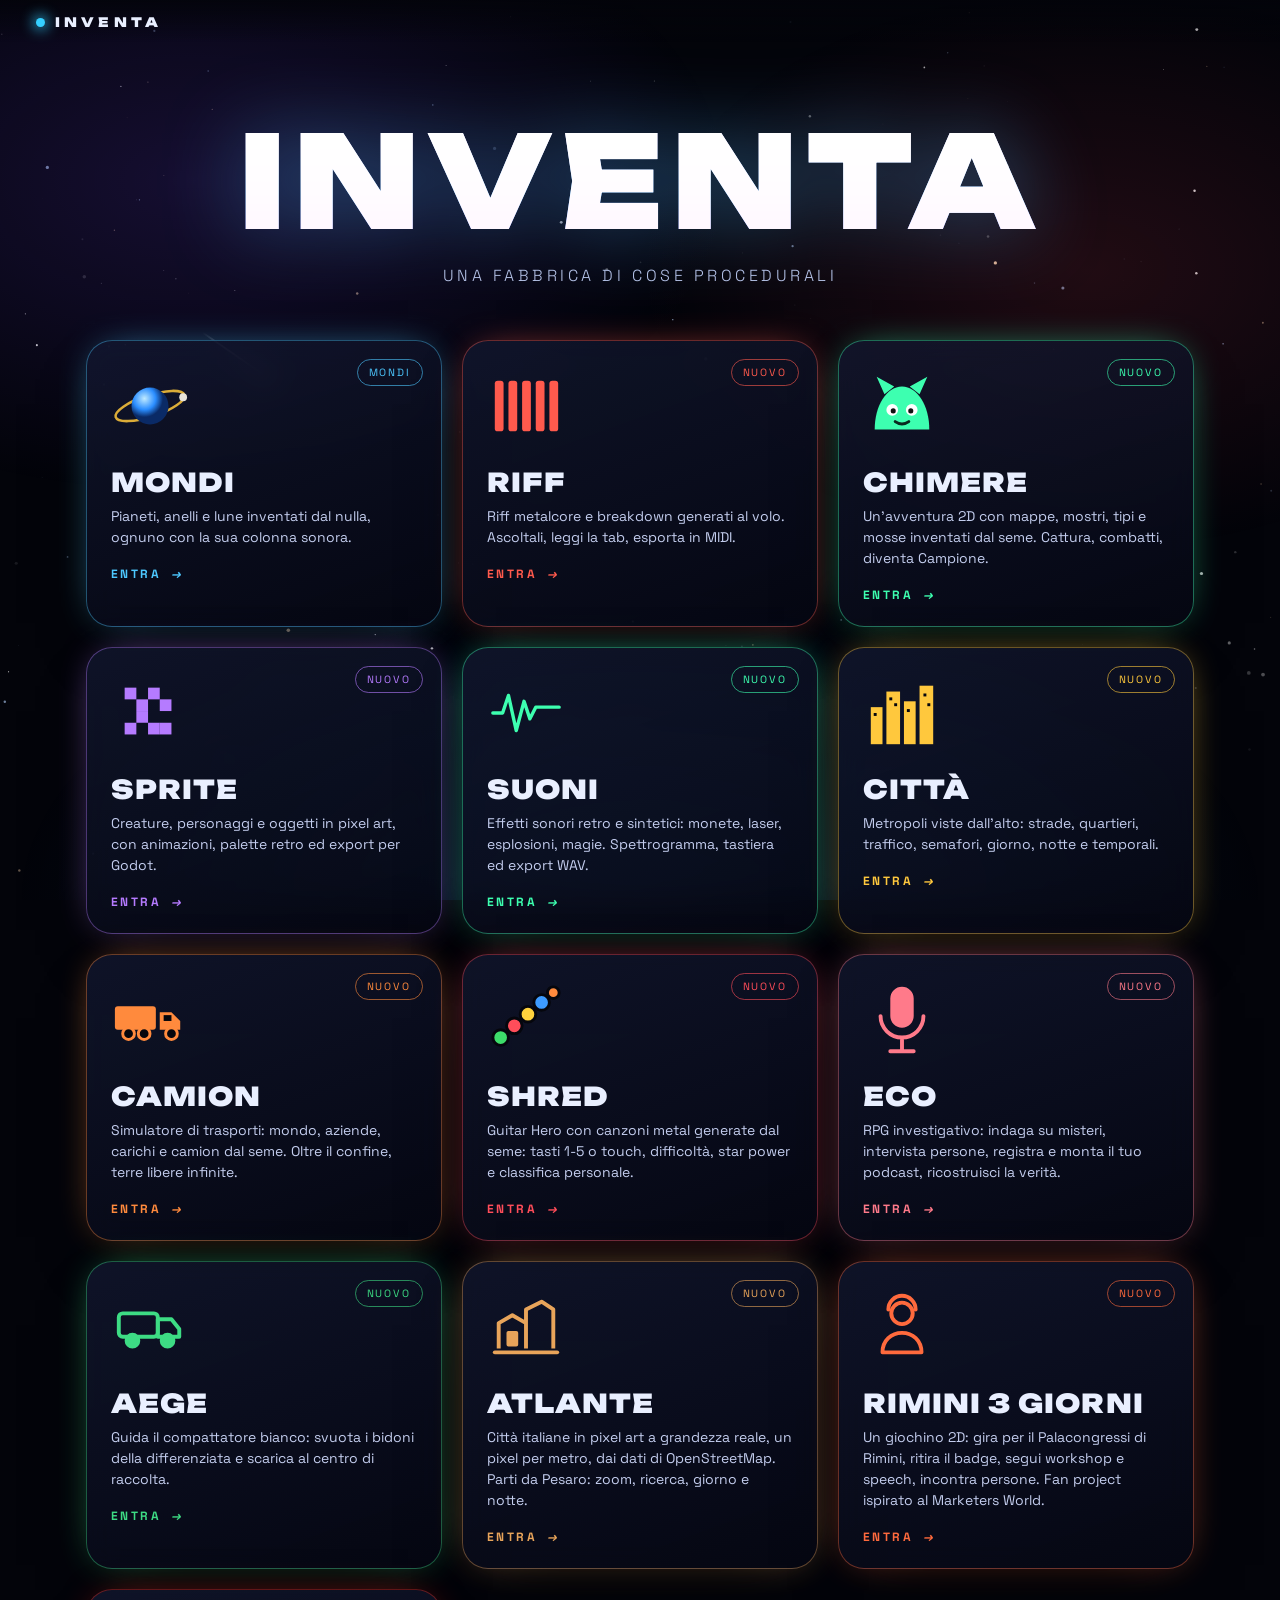
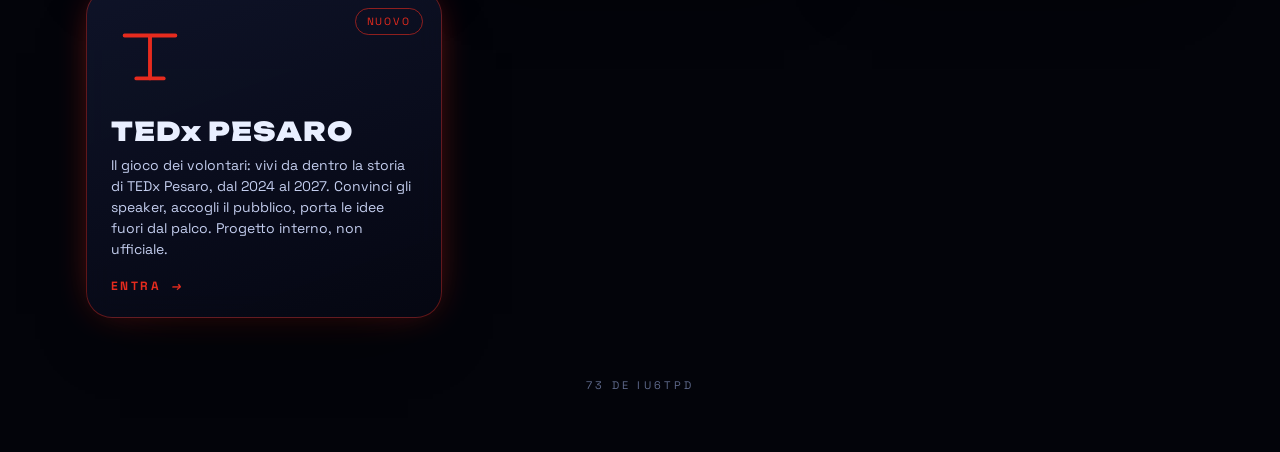
<file: index.html>
<!doctype html>
<html lang="it">
<head>
<meta charset="utf-8">
<meta name="viewport" content="width=device-width,initial-scale=1,viewport-fit=cover">
<meta name="theme-color" content="#03040a">
<title>Inventa</title>
<meta name="description" content="Una fabbrica di cose procedurali.">
<link rel="icon" href="data:image/svg+xml,%3Csvg xmlns='http://www.w3.org/2000/svg' viewBox='0 0 64 64'%3E%3Ccircle cx='32' cy='32' r='20' fill='%2335d0ff'/%3E%3Cellipse cx='32' cy='32' rx='30' ry='9' fill='none' stroke='%23ffc83d' stroke-width='4' transform='rotate(-20 32 32)'/%3E%3C/svg%3E">
<link rel="preconnect" href="https://fonts.googleapis.com">
<link href="https://fonts.googleapis.com/css2?family=Space+Grotesk:wght@300;400;500;700&family=Unbounded:wght@300;600;900&display=swap" rel="stylesheet">
<link rel="stylesheet" href="shared.css">
<style>
body{min-height:100vh}
#sky{position:fixed;inset:0;width:100%;height:100%;z-index:0}
.neb{position:fixed;inset:0;z-index:0;pointer-events:none;background:
  radial-gradient(ellipse 60% 50% at 15% 20%,rgba(120,70,255,.16),transparent 70%),
  radial-gradient(ellipse 50% 45% at 85% 30%,rgba(255,70,90,.12),transparent 70%),
  radial-gradient(ellipse 70% 50% at 50% 100%,rgba(40,150,255,.14),transparent 70%)}
main{position:relative;z-index:2;max-width:1180px;margin:0 auto;padding:clamp(70px,13vh,130px) clamp(16px,3vw,36px) 60px;display:flex;flex-direction:column;align-items:center;text-align:center}
.logo{position:relative;font-family:var(--disp);font-weight:900;font-size:clamp(40px,11vw,128px);letter-spacing:.06em;line-height:1;background:linear-gradient(180deg,#fff 20%,#7fd8ff 60%,#b78bff);-webkit-background-clip:text;background-clip:text;color:transparent;filter:drop-shadow(0 0 40px rgba(80,180,255,.4))}
.logo::before,.logo::after{content:attr(data-t);position:absolute;inset:0;-webkit-background-clip:text;background-clip:text;color:transparent;mix-blend-mode:screen;pointer-events:none}
.logo::before{background-image:linear-gradient(#ff2d6f,#ff2d6f);animation:gl1 6s infinite steps(1)}
.logo::after{background-image:linear-gradient(#00e5ff,#00e5ff);animation:gl2 6s infinite steps(1)}
@keyframes gl1{0%,92%,100%{opacity:0}93%{opacity:.8;transform:translate(-7px,2px)}95%{opacity:.8;transform:translate(5px,-3px)}97%{opacity:0}}
@keyframes gl2{0%,91%,100%{opacity:0}92%{opacity:.8;transform:translate(7px,-2px)}96%{opacity:.8;transform:translate(-5px,3px)}98%{opacity:0}}
.tag{margin:20px 0 54px;font-size:clamp(12px,2vw,16px);color:#b9c5ea;letter-spacing:.22em;text-transform:uppercase;font-weight:300}
.grid{width:100%;display:grid;grid-template-columns:repeat(auto-fill,minmax(310px,1fr));gap:20px;perspective:1100px}
.card{--c:#35d0ff;--rx:0deg;--ry:0deg;--mx:50%;--my:50%;position:relative;display:block;text-align:left;text-decoration:none;color:inherit;padding:26px 24px 22px;min-height:230px;border-radius:26px;overflow:hidden;
  background:linear-gradient(160deg,rgba(20,26,52,.72),rgba(6,8,20,.82));backdrop-filter:blur(14px);-webkit-backdrop-filter:blur(14px);
  border:1px solid color-mix(in srgb,var(--c) 40%,transparent);
  box-shadow:0 30px 70px -34px #000,0 0 40px -18px var(--c);
  transform:rotateX(var(--rx)) rotateY(var(--ry));transition:transform .2s ease-out,box-shadow .3s,border-color .3s;
  opacity:0;animation:rise .9s cubic-bezier(.2,.9,.2,1) forwards;animation-delay:calc(var(--i)*90ms + 200ms)}
@keyframes rise{from{opacity:0;transform:translateY(34px) scale(.96)}to{opacity:1}}
.card::before{content:"";position:absolute;inset:0;pointer-events:none;background:radial-gradient(420px circle at var(--mx) var(--my),color-mix(in srgb,var(--c) 28%,transparent),transparent 55%);opacity:0;transition:opacity .3s}
.card:hover::before{opacity:1}
.card:hover{border-color:var(--c);box-shadow:0 30px 80px -30px #000,0 0 60px -10px var(--c)}
.card .ic{width:78px;height:78px;margin-bottom:16px}
.card h2{font-family:var(--disp);font-weight:900;font-size:26px;letter-spacing:.04em}
.card p{margin-top:8px;font-size:14px;line-height:1.5;color:#c3cdee}
.meta{position:absolute;right:18px;top:18px;font-size:10.5px;letter-spacing:.18em;text-transform:uppercase;padding:6px 11px;border-radius:99px;border:1px solid color-mix(in srgb,var(--c) 60%,transparent);color:var(--c)}
.go{margin-top:18px;display:inline-flex;align-items:center;gap:10px;font-size:12px;letter-spacing:.2em;text-transform:uppercase;color:var(--c);font-weight:700}
.go i{display:inline-block;transition:transform .3s}
.card:hover .go i{transform:translateX(6px)}
.card.soon{cursor:default;filter:saturate(.35);min-height:190px}
.card.soon .meta{color:var(--dim);border-color:var(--line)}
.card.soon:hover{border-color:color-mix(in srgb,var(--c) 40%,transparent);box-shadow:0 30px 70px -34px #000}
.card.soon::before{display:none}
.card.soon .ic{opacity:.55}
footer{margin-top:60px;font-size:11px;letter-spacing:.3em;text-transform:uppercase;color:#5f6a8c}
/* icone animate */
@keyframes spin{to{transform:rotate(360deg)}}
.orbit{transform-origin:40px 40px;animation:spin 9s linear infinite}
@keyframes eq{0%,100%{transform:scaleY(.25)}50%{transform:scaleY(1)}}
.eqb{transform-box:fill-box;transform-origin:50% 100%;animation:eq 1s ease-in-out infinite}
@media (prefers-reduced-motion:reduce){.card,.orbit,.eqb,.logo::before,.logo::after{animation:none;opacity:1}}
</style>
</head>
<body>
<canvas id="sky"></canvas><div class="neb"></div>
<div class="top"><a class="brand" href="index.html"><i></i>INVENTA</a><div class="tools"></div></div>
<div id="toast"></div>

<main>
  <div class="logo" data-t="INVENTA">INVENTA</div>
  <div class="tag">Una fabbrica di cose procedurali</div>

  <div class="grid">
    <a class="card" style="--c:#4dc8ff;--i:0" href="planets.html">
      <span class="meta" id="mWorlds">Mondi</span>
      <svg class="ic" viewBox="0 0 80 80"><defs><radialGradient id="pg" cx="35%" cy="30%"><stop offset="0" stop-color="#bfeaff"/><stop offset=".6" stop-color="#2a8dff"/><stop offset="1" stop-color="#0a2a66"/></radialGradient></defs>
        <g class="orbit"><ellipse cx="40" cy="40" rx="37" ry="11" fill="none" stroke="#ffc83d" stroke-width="2.6" opacity=".85" transform="rotate(-18 40 40)"/><circle cx="74" cy="31" r="4" fill="#e8e3da"/></g>
        <circle cx="40" cy="40" r="19" fill="url(#pg)"/></svg>
      <h2>MONDI</h2>
      <p>Pianeti, anelli e lune inventati dal nulla, ognuno con la sua colonna sonora.</p>
      <span class="go">Entra <i>→</i></span>
    </a>

    <a class="card" style="--c:#ff5a4d;--i:1" href="riff.html">
      <span class="meta">Nuovo</span>
      <svg class="ic" viewBox="0 0 80 80" fill="#ff5a4d">
        <rect class="eqb" x="8" y="14" width="9" height="52" rx="3" style="animation-delay:-.1s"/><rect class="eqb" x="22" y="14" width="9" height="52" rx="3" style="animation-delay:-.45s"/>
        <rect class="eqb" x="36" y="14" width="9" height="52" rx="3" style="animation-delay:-.75s"/><rect class="eqb" x="50" y="14" width="9" height="52" rx="3" style="animation-delay:-.25s"/>
        <rect class="eqb" x="64" y="14" width="9" height="52" rx="3" style="animation-delay:-.6s"/></svg>
      <h2>RIFF</h2>
      <p>Riff metalcore e breakdown generati al volo. Ascoltali, leggi la tab, esporta in MIDI.</p>
      <span class="go">Entra <i>→</i></span>
    </a>

    <a class="card" style="--c:#3dffb0;--i:2" href="chimere.html">
      <span class="meta">Nuovo</span>
      <svg class="ic" viewBox="0 0 80 80"><path d="M12 64c0-24 12-44 28-44s28 20 28 44z" fill="#3dffb0"/><path d="M22 28 14 10l18 10zM58 28l8-18-18 10z" fill="#3dffb0"/><circle cx="30" cy="44" r="6" fill="#fff"/><circle cx="50" cy="44" r="6" fill="#fff"/><circle cx="31" cy="45" r="2.6" fill="#111"/><circle cx="49" cy="45" r="2.6" fill="#111"/><path d="M33 56q7 5 14 0" stroke="#0a2a1f" stroke-width="3" fill="none" stroke-linecap="round"/></svg>
      <h2>CHIMERE</h2>
      <p>Un'avventura 2D con mappe, mostri, tipi e mosse inventati dal seme. Cattura, combatti, diventa Campione.</p>
      <span class="go">Entra <i>→</i></span>
    </a>

    <a class="card" style="--c:#b57bff;--i:3" href="sprite.html">
      <span class="meta">Nuovo</span>
      <svg class="ic" viewBox="0 0 80 80"><g fill="#b57bff"><rect x="14" y="14" width="12" height="12"/><rect x="26" y="26" width="12" height="12"/><rect x="38" y="14" width="12" height="12"/><rect x="50" y="26" width="12" height="12"/><rect x="26" y="38" width="12" height="12"/><rect x="38" y="50" width="12" height="12"/><rect x="14" y="50" width="12" height="12"/><rect x="50" y="50" width="12" height="12"/></g></svg>
      <h2>SPRITE</h2>
      <p>Creature, personaggi e oggetti in pixel art, con animazioni, palette retro ed export per Godot.</p>
      <span class="go">Entra <i>→</i></span>
    </a>

    <a class="card" style="--c:#3dffb0;--i:4" href="suoni.html">
      <span class="meta">Nuovo</span>
      <svg class="ic" viewBox="0 0 80 80"><path d="M6 40h10l6-18 8 36 8-30 6 18 6-12h24" fill="none" stroke="#3dffb0" stroke-width="3.5" stroke-linecap="round" stroke-linejoin="round"/></svg>
      <h2>SUONI</h2>
      <p>Effetti sonori retro e sintetici: monete, laser, esplosioni, magie. Spettrogramma, tastiera ed export WAV.</p>
      <span class="go">Entra <i>→</i></span>
    </a>

    <a class="card" style="--c:#ffc83d;--i:5" href="citta.html">
      <span class="meta">Nuovo</span>
      <svg class="ic" viewBox="0 0 80 80" fill="#ffc83d"><rect x="8" y="34" width="12" height="38"/><rect x="24" y="18" width="14" height="54"/><rect x="42" y="28" width="12" height="44"/><rect x="58" y="12" width="14" height="60"/><g fill="#05060d"><rect x="11" y="40" width="3" height="3"/><rect x="27" y="24" width="3" height="3"/><rect x="32" y="30" width="3" height="3"/><rect x="45" y="36" width="3" height="3"/><rect x="62" y="20" width="3" height="3"/><rect x="66" y="30" width="3" height="3"/></g></svg>
      <h2>CITTÀ</h2>
      <p>Metropoli viste dall'alto: strade, quartieri, traffico, semafori, giorno, notte e temporali.</p>
      <span class="go">Entra <i>→</i></span>
    </a>
    <a class="card" style="--c:#ff8a3d;--i:6" href="camion.html">
      <span class="meta">Nuovo</span>
      <svg class="ic" viewBox="0 0 80 80"><g fill="#ff8a3d"><rect x="4" y="26" width="42" height="24" rx="3"/><path d="M50 32h12l9 9v9H50z"/></g><rect x="54" y="35" width="8" height="6" fill="#05060d"/><g fill="#05060d" stroke="#ff8a3d" stroke-width="3"><circle cx="18" cy="54" r="6"/><circle cx="34" cy="54" r="6"/><circle cx="62" cy="54" r="6"/></g></svg>
      <h2>CAMION</h2>
      <p>Simulatore di trasporti: mondo, aziende, carichi e camion dal seme. Oltre il confine, terre libere infinite.</p>
      <span class="go">Entra <i>→</i></span>
    </a>
    <a class="card" style="--c:#ff4d5a;--i:7" href="shred.html">
      <span class="meta">Nuovo</span>
      <svg class="ic" viewBox="0 0 80 80"><g stroke="#05060d" stroke-width="3"><circle cx="14" cy="58" r="8" fill="#3ddc6a"/><circle cx="28" cy="46" r="8" fill="#ff4d5a"/><circle cx="42" cy="34" r="8" fill="#ffd23d"/><circle cx="56" cy="22" r="8" fill="#3d9bff"/><circle cx="68" cy="12" r="6" fill="#ff8a3d"/></g></svg>
      <h2>SHRED</h2>
      <p>Guitar Hero con canzoni metal generate dal seme: tasti 1-5 o touch, difficoltà, star power e classifica personale.</p>
      <span class="go">Entra <i>→</i></span>
    </a>
    <a class="card" style="--c:#ff7a8a;--i:8" href="eco.html">
      <span class="meta">Nuovo</span>
      <svg class="ic" viewBox="0 0 80 80"><g fill="none" stroke="#ff7a8a" stroke-width="4" stroke-linecap="round"><rect x="30" y="8" width="20" height="38" rx="10" fill="#ff7a8a"/><path d="M18 36a22 22 0 0 0 44 0M40 58v14M28 72h24"/></g></svg>
      <h2>ECO</h2>
      <p>RPG investigativo: indaga su misteri, intervista persone, registra e monta il tuo podcast, ricostruisci la verità.</p>
      <span class="go">Entra <i>→</i></span>
    </a>
    <a class="card" style="--c:#3ddc84;--i:9" href="aege.html">
      <span class="meta">Nuovo</span>
      <svg class="ic" viewBox="0 0 80 80"><g fill="none" stroke="#3ddc84" stroke-width="4" stroke-linecap="round" stroke-linejoin="round"><rect x="8" y="26" width="40" height="24" rx="4"/><path d="M48 32h14l8 10v8H48z"/><circle cx="22" cy="54" r="6" fill="#3ddc84"/><circle cx="58" cy="54" r="6" fill="#3ddc84"/></g></svg>
      <h2>AEGE</h2>
      <p>Guida il compattatore bianco: svuota i bidoni della differenziata e scarica al centro di raccolta.</p>
      <span class="go">Entra <i>→</i></span>
    </a>
    <a class="card" style="--c:#e8a45a;--i:10" href="atlante.html">
      <span class="meta">Nuovo</span>
      <svg class="ic" viewBox="0 0 80 80"><g fill="none" stroke="#e8a45a" stroke-width="4" stroke-linejoin="round"><path d="M12 62V36l14-8 14 8v26M40 62V22l16-8 12 8v40"/><path d="M8 66h64" stroke-linecap="round"/><rect x="22" y="46" width="8" height="12" fill="#e8a45a"/></g></svg>
      <h2>ATLANTE</h2>
      <p>Città italiane in pixel art a grandezza reale, un pixel per metro, dai dati di OpenStreetMap. Parti da Pesaro: zoom, ricerca, giorno e notte.</p>
      <span class="go">Entra <i>→</i></span>
    </a>
    <a class="card" style="--c:#ff6a3d;--i:11" href="rimini.html">
      <span class="meta">Nuovo</span>
      <svg class="ic" viewBox="0 0 80 80"><g fill="none" stroke="#ff6a3d" stroke-width="4" stroke-linejoin="round" stroke-linecap="round"><circle cx="40" cy="26" r="11"/><path d="M20 66c0-12 9-20 20-20s20 8 20 20z"/><path d="M26 22a14 14 0 0 1 28 0"/></g></svg>
      <h2>RIMINI 3 GIORNI</h2>
      <p>Un giochino 2D: gira per il Palacongressi di Rimini, ritira il badge, segui workshop e speech, incontra persone. Fan project ispirato al Marketers World.</p>
      <span class="go">Entra <i>→</i></span>
    </a>
    <a class="card" style="--c:#e62b1e;--i:12" href="tedx.html">
      <span class="meta">Nuovo</span>
      <svg class="ic" viewBox="0 0 80 80"><g fill="none" stroke="#e62b1e" stroke-width="4" stroke-linejoin="round" stroke-linecap="round"><path d="M14 20h52M40 20v44"/><path d="M26 64h28"/></g></svg>
      <h2>TEDx PESARO</h2>
      <p>Il gioco dei volontari: vivi da dentro la storia di TEDx Pesaro, dal 2024 al 2027. Convinci gli speaker, accogli il pubblico, porta le idee fuori dal palco. Progetto interno, non ufficiale.</p>
      <span class="go">Entra <i>→</i></span>
    </a>
  </div>

  <footer>73 de IU6TPD</footer>
</main>

<script>
(()=>{
// vecchi link a un mondo: #SEME
const h=location.hash.replace('#','');
if(/^[A-Za-z0-9]{4,8}$/.test(h)){location.replace('planets.html#'+h.toUpperCase());return;}

// contatore mondi
try{const a=JSON.parse(localStorage.getItem('inventa.archive')||'[]');if(a.length)document.getElementById('mWorlds').textContent=a.length+(a.length===1?' mondo':' mondi');}catch(e){}

// tilt carte
document.querySelectorAll('.card:not(.soon)').forEach(c=>{
  c.addEventListener('pointermove',e=>{
    const r=c.getBoundingClientRect(),x=(e.clientX-r.left)/r.width,y=(e.clientY-r.top)/r.height;
    c.style.setProperty('--ry',((x-.5)*10)+'deg');c.style.setProperty('--rx',((.5-y)*8)+'deg');
    c.style.setProperty('--mx',(x*100)+'%');c.style.setProperty('--my',(y*100)+'%');
  });
  c.addEventListener('pointerleave',()=>{c.style.setProperty('--ry','0deg');c.style.setProperty('--rx','0deg');});
});

// cielo
const cv=document.getElementById('sky'),g=cv.getContext('2d');
let W,H,dpr,stars=[],mx=0,my=0,tx=0,ty=0,shoot=null;
function size(){
  dpr=Math.min(devicePixelRatio||1,2);W=innerWidth;H=innerHeight;cv.width=W*dpr;cv.height=H*dpr;g.setTransform(dpr,0,0,dpr,0,0);
  stars=[];const n=Math.floor(W*H/5200);
  for(let i=0;i<n;i++)stars.push({x:Math.random()*W,y:Math.random()*H,z:Math.random(),p:Math.random()*6.28,s:.4+Math.random()*1.3,h:Math.random()});
}
addEventListener('resize',size);size();
addEventListener('pointermove',e=>{tx=(e.clientX/W-.5);ty=(e.clientY/H-.5);});
function frame(t){
  requestAnimationFrame(frame);
  mx+=(tx-mx)*.05;my+=(ty-my)*.05;
  g.clearRect(0,0,W,H);
  for(const s of stars){
    const px=s.x-mx*40*s.z,py=s.y-my*40*s.z;
    const tw=.55+.45*Math.sin(t*.0014*(1+s.z*2)+s.p);
    g.globalAlpha=(.25+.7*s.z)*tw;
    g.fillStyle=s.h<.2?'#ffd9b0':s.h>.8?'#b6d4ff':'#ffffff';
    g.beginPath();g.arc(((px%W)+W)%W,((py%H)+H)%H,s.s*(.5+s.z*.7),0,6.283);g.fill();
  }
  g.globalAlpha=1;
  if(!shoot&&Math.random()<.004){shoot={x:Math.random()*W,y:Math.random()*H*.5,vx:7+Math.random()*6,vy:3+Math.random()*3,l:0};}
  if(shoot){
    shoot.x+=shoot.vx;shoot.y+=shoot.vy;shoot.l++;
    const gr=g.createLinearGradient(shoot.x,shoot.y,shoot.x-shoot.vx*9,shoot.y-shoot.vy*9);
    gr.addColorStop(0,'rgba(255,255,255,.95)');gr.addColorStop(1,'rgba(255,255,255,0)');
    g.strokeStyle=gr;g.lineWidth=1.8;g.beginPath();g.moveTo(shoot.x,shoot.y);g.lineTo(shoot.x-shoot.vx*9,shoot.y-shoot.vy*9);g.stroke();
    if(shoot.l>70||shoot.x>W+50||shoot.y>H+50)shoot=null;
  }
}
requestAnimationFrame(frame);
})();
</script>
</body>
</html>
</file>
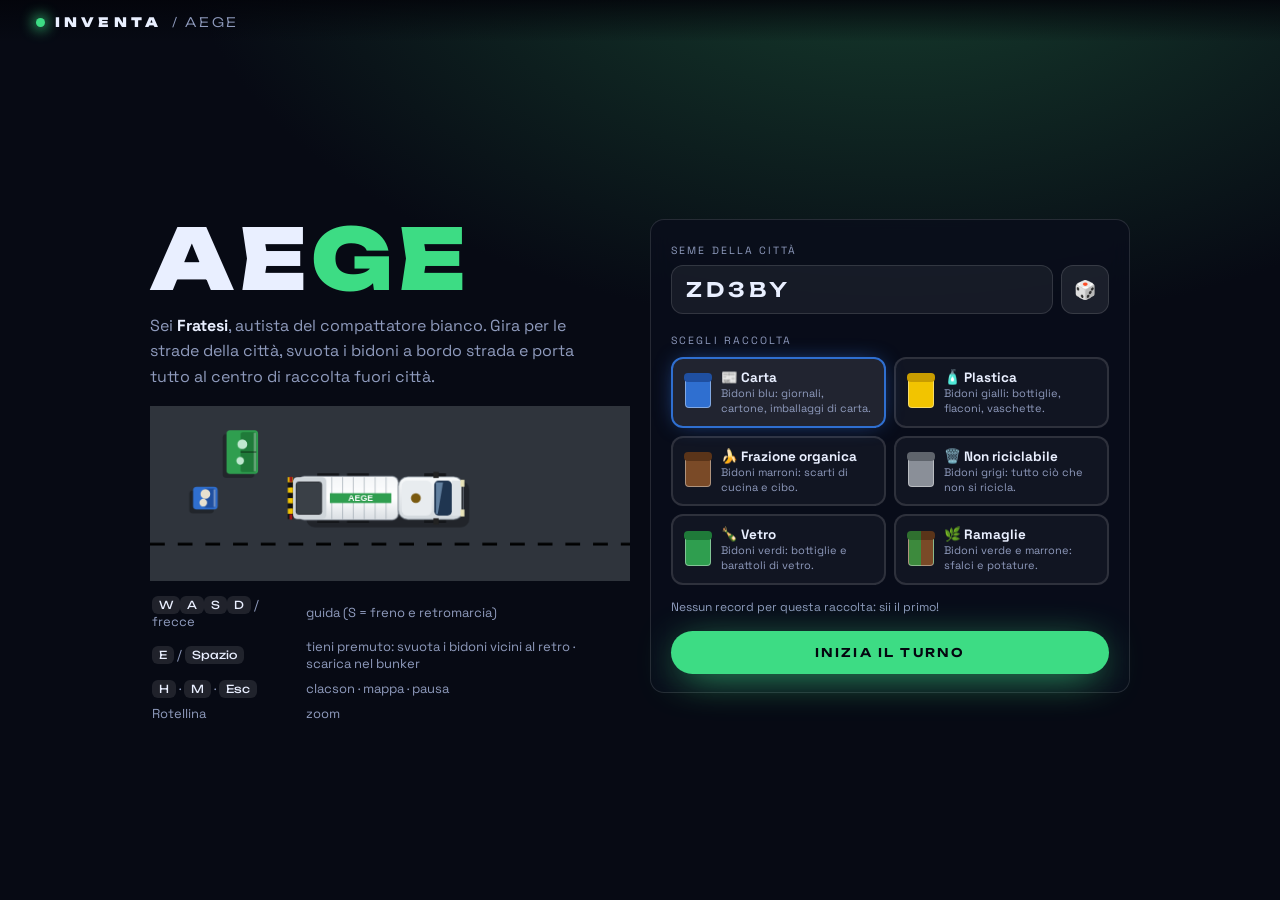
<file: aege.html>
<!doctype html>
<html lang="it">
<head>
<meta charset="utf-8">
<meta name="viewport" content="width=device-width,initial-scale=1,maximum-scale=1,user-scalable=no,viewport-fit=cover">
<meta name="theme-color" content="#05060d">
<title>Inventa · AEGE</title>
<meta name="description" content="AEGE: guida il compattatore bianco e svuota i bidoni della raccolta differenziata.">
<link rel="icon" href="data:image/svg+xml,%3Csvg xmlns='http://www.w3.org/2000/svg' viewBox='0 0 64 64'%3E%3Crect width='64' height='64' rx='10' fill='%2305060d'/%3E%3Crect x='6' y='22' width='36' height='20' rx='3' fill='%23ffffff'/%3E%3Crect x='44' y='28' width='14' height='14' rx='3' fill='%23e9efff'/%3E%3Crect x='10' y='30' width='24' height='5' fill='%232f9e4f'/%3E%3Ccircle cx='16' cy='46' r='5' fill='%23888'/%3E%3Ccircle cx='48' cy='46' r='5' fill='%23888'/%3E%3C/svg%3E">
<link rel="preconnect" href="https://fonts.googleapis.com">
<link href="https://fonts.googleapis.com/css2?family=Space+Grotesk:wght@300;400;500;700&family=Unbounded:wght@300;600;900&display=swap" rel="stylesheet">
<link rel="stylesheet" href="shared.css">
<style>
:root{--ac:#3ddc84;--gl:rgba(10,14,28,.78)}
html,body{height:100%;overflow:hidden;overscroll-behavior:none;touch-action:manipulation;user-select:none;-webkit-user-select:none}
#cv{position:fixed;inset:0;width:100%;height:100%;display:block;background:#0b1018;touch-action:none}
.hide{display:none!important}
.glass{background:var(--gl);border:1px solid var(--line);border-radius:14px;backdrop-filter:blur(10px);-webkit-backdrop-filter:blur(10px)}
#hud{position:fixed;inset:0;pointer-events:none;z-index:5}
#hud>*{position:absolute}
#hl{left:max(12px,env(safe-area-inset-left));top:max(10px,env(safe-area-inset-top));display:flex;flex-direction:column;gap:6px;align-items:flex-start}
.chip{display:inline-flex;align-items:center;gap:8px;padding:7px 12px;border-radius:99px;font-size:13px;font-weight:500;letter-spacing:.02em}
.chip b{font-family:var(--disp);font-weight:600;color:var(--ac)}
.dot{width:12px;height:12px;border-radius:4px;display:inline-block;border:1px solid rgba(255,255,255,.5)}
#hr{right:max(12px,env(safe-area-inset-right));top:max(10px,env(safe-area-inset-top));display:flex;flex-direction:column;gap:8px;align-items:flex-end}
#hbtn{display:flex;gap:6px;pointer-events:auto}
#hbtn button{width:40px;height:40px;border-radius:12px;display:grid;place-items:center;font-size:17px}
#obj{left:50%;top:max(10px,env(safe-area-inset-top));transform:translateX(-50%);padding:8px 16px;font-size:13px;text-align:center;max-width:min(520px,52vw)}
#obj small{display:block;color:var(--dim);font-size:11px;letter-spacing:.06em}
#dash{left:50%;bottom:max(12px,env(safe-area-inset-bottom));transform:translateX(-50%);display:flex;align-items:flex-end;gap:16px;padding:10px 18px}
#spd{font-family:var(--disp);font-weight:900;font-size:36px;line-height:1;min-width:2.3ch;text-align:right}
#spd small{font-size:11px;font-weight:300;letter-spacing:.12em;margin-left:4px;color:var(--dim)}
.gauge{display:flex;flex-direction:column;gap:5px;min-width:150px}
.gauge .lb{white-space:nowrap;gap:8px;font-size:10.5px;letter-spacing:.1em;color:var(--dim);text-transform:uppercase;display:flex;justify-content:space-between}
.gauge i{height:8px;border-radius:9px;background:rgba(255,255,255,.14);overflow:hidden;display:block}.gauge i b{display:block;height:100%;background:var(--ac);transition:width .15s}
.gauge.full i b{background:#ff7a3d}
#prompt{left:50%;bottom:calc(max(12px,env(safe-area-inset-bottom)) + 84px);transform:translateX(-50%);padding:9px 16px;font-size:14px;text-align:center;white-space:nowrap;max-width:92vw;overflow:hidden;text-overflow:ellipsis}
#prompt kbd{font-family:var(--disp);background:var(--ac);color:#04160c;border-radius:6px;padding:2px 7px;margin-right:6px;font-size:12px}
#mini{right:max(12px,env(safe-area-inset-right));bottom:max(12px,env(safe-area-inset-bottom));width:198px;height:144px;border-radius:12px;border:2px solid rgba(255,255,255,.28);box-shadow:0 8px 30px rgba(0,0,0,.5);pointer-events:auto}
#touch{inset:0;pointer-events:none}
#touch button{position:absolute;pointer-events:auto;border-radius:50%;width:68px;height:68px;background:rgba(10,14,28,.55);border:1px solid rgba(255,255,255,.22);font-size:24px;display:grid;place-items:center;touch-action:none}
#touch button.on,#touch button:active{background:rgba(61,220,132,.45)}
#tL{left:14px;bottom:20px}#tR{left:92px;bottom:20px}
#tG{right:14px;bottom:20px}#tB{right:92px;bottom:20px}
#tA{right:20px;bottom:104px;width:84px!important;height:84px!important;font-size:30px!important;background:rgba(61,220,132,.35)!important}
.mob #mini{width:120px;height:88px;bottom:auto;top:max(60px,env(safe-area-inset-top));right:max(10px,env(safe-area-inset-right))}
.mob #hbtn{display:none}
.mob #dash{bottom:max(100px,calc(env(safe-area-inset-bottom) + 100px));padding:7px 12px;gap:10px}
.mob #spd{font-size:26px}.mob .gauge{min-width:100px}
.mob #prompt{bottom:calc(max(12px,env(safe-area-inset-bottom)) + 168px);font-size:13px}
.mob #obj{left:12px;transform:none;top:calc(max(8px,env(safe-area-inset-top)) + 84px);max-width:calc(100vw - 150px);text-align:left;font-size:12px;padding:6px 12px}
.mob #hl{flex-direction:row;flex-wrap:wrap;max-width:calc(100vw - 150px);gap:5px}
.mob .chip{font-size:11.5px;padding:5px 10px;gap:6px}
.mob #hr{top:auto;bottom:max(10px,env(safe-area-inset-bottom));right:auto;left:50%;transform:translateX(-50%);display:none}
#toast{top:max(150px,calc(env(safe-area-inset-top) + 150px))!important;white-space:normal;max-width:min(560px,92vw);text-align:center;border-radius:18px;line-height:1.4}
/* modali */
#modal{position:fixed;inset:0;z-index:20;display:grid;place-items:center;background:rgba(2,4,10,.6);backdrop-filter:blur(4px);padding:14px}
#modal .box{width:min(620px,100%);max-height:calc(100vh - 28px);overflow:auto;padding:22px 24px;background:rgba(12,16,32,.96);border:1px solid var(--line);border-radius:18px;box-shadow:0 30px 80px rgba(0,0,0,.6);touch-action:pan-y}
#modal h2{font-family:var(--disp);font-weight:900;font-size:20px;letter-spacing:.06em;margin-bottom:4px}
#modal .sub{color:var(--dim);font-size:13px;margin-bottom:10px;line-height:1.5}
.kv{display:grid;grid-template-columns:repeat(auto-fit,minmax(130px,1fr));gap:8px;margin:10px 0}
.kv div{padding:9px 11px;border-radius:12px;background:rgba(255,255,255,.05);font-size:11px;color:var(--dim);letter-spacing:.06em;text-transform:uppercase}
.kv b{display:block;font-family:var(--disp);font-size:17px;color:var(--ink);letter-spacing:0;margin-top:2px;text-transform:none}
.stars{font-size:34px;letter-spacing:6px;color:#ffd24d;margin:6px 0}
.mb{font-family:var(--disp);font-weight:600;font-size:11px;letter-spacing:.14em;text-transform:uppercase;padding:11px 18px;border-radius:99px;background:var(--ac);color:#04160c;pointer-events:auto;white-space:nowrap}
.mb.gh{background:rgba(255,255,255,.08);color:var(--ink);border:1px solid var(--line)}
.btns{display:flex;gap:8px;flex-wrap:wrap;margin-top:14px}
/* mappa */
#mapov{position:fixed;inset:0;z-index:18;background:rgba(5,8,15,.92);display:grid;place-items:center;padding:14px}
#mapov canvas{max-width:100%;max-height:calc(100vh - 28px);border-radius:14px;border:1px solid var(--line)}
#mapclose{position:absolute;left:12px;top:12px;width:42px;height:42px;border-radius:50%;font-size:17px;background:var(--gl);border:1px solid var(--line)}
/* start */
#start{position:fixed;inset:0;z-index:25;overflow:auto;background:radial-gradient(1200px 700px at 70% -10%,#17402f 0,#070a14 60%),#05060d;display:grid;place-items:center;padding:70px 20px 24px;touch-action:pan-y}
#start .in{width:min(980px,100%);display:grid;grid-template-columns:1fr 1fr;gap:20px;align-items:start}
@media(max-width:820px){#start .in{grid-template-columns:minmax(0,1fr)}#start{place-items:start center}}
#start .in>*{min-width:0}
#start h1{font-family:var(--disp);font-weight:900;font-size:clamp(46px,9vw,84px);letter-spacing:.06em;line-height:.95}
#start h1 span{color:var(--ac)}
#start .lead{color:var(--dim);margin:14px 0 16px;line-height:1.6;max-width:46ch}
#start .pn{padding:18px 20px}
#start label,.lbl{font-size:10.5px;letter-spacing:.2em;text-transform:uppercase;color:var(--dim)}
.seedrow{display:flex;gap:8px;margin:6px 0 14px}
.seedrow input{flex:1;font-family:var(--disp);font-weight:600;font-size:20px;letter-spacing:.2em;text-transform:uppercase;background:rgba(255,255,255,.06);border:1px solid var(--line);border-radius:12px;padding:11px 14px;color:var(--ink);min-width:0;outline:none;user-select:text;-webkit-user-select:text}
.seedrow input:focus{border-color:var(--ac)}
.seedrow button{width:48px;border-radius:12px;background:rgba(255,255,255,.08);border:1px solid var(--line);font-size:18px}
#kinds{display:grid;grid-template-columns:repeat(2,1fr);gap:8px;margin:8px 0 14px}
.kc{display:flex;gap:10px;align-items:center;text-align:left;padding:10px 12px;border-radius:12px;border:2px solid var(--line);background:rgba(255,255,255,.04)}
.kc.on{border-color:var(--c);background:rgba(255,255,255,.1);box-shadow:0 0 22px -8px var(--c)}
.kc .bn{width:26px;height:32px;border-radius:5px 5px 4px 4px;background:var(--c);position:relative;flex:none;border:1px solid rgba(255,255,255,.4)}
.kc .bn::before{content:'';position:absolute;left:-2px;right:-2px;top:-4px;height:9px;border-radius:4px;background:var(--l)}
.kc.two .bn{background:linear-gradient(90deg,#3d8a3d 50%,#7a4a27 50%)}
.kc.two .bn::before{background:linear-gradient(90deg,#2f6f2f 50%,#5a3419 50%)}
.kc .nm{font-weight:700;font-size:13.5px}.kc .ds{font-size:11px;color:var(--dim);line-height:1.35}
#best{font-size:12px;color:var(--dim);margin:10px 0}
.help td{padding:3px 12px 3px 0;font-size:13px;color:var(--dim)}.help kbd{font-family:var(--disp);font-size:11px;background:rgba(255,255,255,.1);border-radius:6px;padding:2px 7px;color:var(--ink)}
.mob .help{display:none}
#start .btn{width:100%;margin-top:6px}
#truckprev{width:100%;height:auto;display:block;margin:12px 0 4px}
@media(max-width:640px){#modal .box{padding:16px 14px}.top{display:none}#kinds{grid-template-columns:1fr}}
</style>
</head>
<body>
<canvas id="cv"></canvas>

<div id="hud" class="hide">
  <div id="hl">
    <div class="chip glass">⏱ <b id="hTime">20:00</b></div>
    <div class="chip glass">♻ <b id="hBins">0/0</b></div>
    <div class="chip glass">★ <b id="hScore">0</b></div>
  </div>
  <div id="obj" class="glass"><span id="oT">—</span><small id="oS"></small></div>
  <div id="hr">
    <div class="chip glass"><span class="dot" id="hDot"></span><b id="hKind" style="color:var(--ink)">—</b></div>
    <div id="hbtn">
      <button class="glass" id="bMap" title="Mappa (M)">🗺</button>
      <button class="glass" id="bSnd" title="Audio">🔊</button>
      <button class="glass" id="bPause" title="Pausa (Esc)">⏸</button>
    </div>
  </div>
  <div id="dash" class="glass">
    <div id="spd">0<small>km/h</small></div>
    <div class="gauge" id="gLoad"><div class="lb"><span>Carico</span><span id="gTxt">0 / 0 L</span></div><i><b id="gBar" style="width:0"></b></i></div>
  </div>
  <div id="prompt" class="glass hide"></div>
  <canvas id="mini" class="glass" width="396" height="288"></canvas>
  <div id="touch" class="hide">
    <button id="tL">◀</button><button id="tR">▶</button>
    <button id="tB">▼</button><button id="tG">▲</button>
    <button id="tA">♻</button>
  </div>
</div>

<div id="mapov" class="hide"><button id="mapclose">✕</button><canvas id="mapcv"></canvas></div>
<div id="modal" class="hide"><div class="box" id="mbox"></div></div>
<div id="toast"></div>

<div id="start">
  <div class="top"><a class="brand" href="index.html"><i></i>INVENTA <span class="crumb">/ AEGE</span></a></div>
  <div class="in">
    <div>
      <h1>AE<span>GE</span></h1>
      <p class="lead">Sei <b style="color:var(--ink)">Fratesi</b>, autista del compattatore bianco. Gira per le strade della città, svuota i bidoni a bordo strada e porta tutto al centro di raccolta fuori città.</p>
      <canvas id="truckprev" width="520" height="190"></canvas>
      <table class="help" style="margin-top:10px">
        <tr><td><kbd>W</kbd><kbd>A</kbd><kbd>S</kbd><kbd>D</kbd> / frecce</td><td>guida (S = freno e retromarcia)</td></tr>
        <tr><td><kbd>E</kbd> / <kbd>Spazio</kbd></td><td>tieni premuto: svuota i bidoni vicini al retro · scarica nel bunker</td></tr>
        <tr><td><kbd>H</kbd> · <kbd>M</kbd> · <kbd>Esc</kbd></td><td>clacson · mappa · pausa</td></tr>
        <tr><td>Rotellina</td><td>zoom</td></tr>
      </table>
    </div>
    <div class="glass pn">
      <label>Seme della città</label>
      <div class="seedrow"><input id="seedIn" maxlength="12" autocomplete="off" spellcheck="false"><button id="dice" title="Nuovo seme">🎲</button></div>
      <label>Scegli raccolta</label>
      <div id="kinds"></div>
      <div id="best"></div>
      <button class="btn" id="go">Inizia il turno</button>
    </div>
  </div>
</div>
<script src="aege/gen.js"></script>
<script src="aege/render.js"></script>
<script src="aege/game.js"></script>
</body>
</html>
</file>
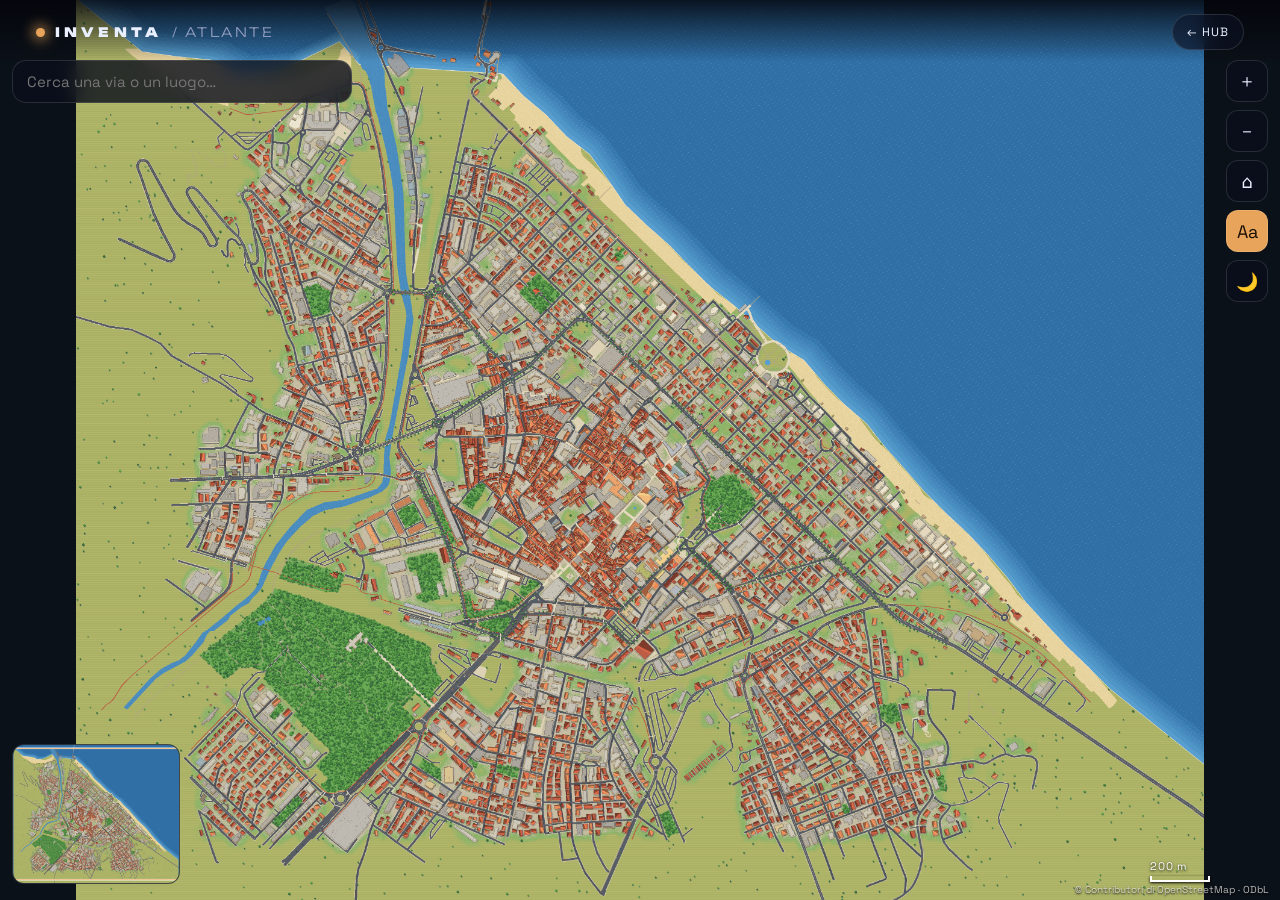
<file: atlante.html>
<!doctype html>
<html lang="it">
<head>
<meta charset="utf-8">
<meta name="viewport" content="width=device-width,initial-scale=1,maximum-scale=1,user-scalable=no,viewport-fit=cover">
<meta name="theme-color" content="#05060d">
<title>Inventa · Atlante</title>
<meta name="description" content="Atlante: città italiane in pixel art a grandezza reale, un pixel per metro, ricavate da dati OpenStreetMap. Zoom, ricerca di vie e luoghi, giorno e notte.">
<link rel="icon" href="data:image/svg+xml,%3Csvg xmlns='http://www.w3.org/2000/svg' viewBox='0 0 64 64'%3E%3Crect width='64' height='64' rx='10' fill='%2305060d'/%3E%3Crect x='10' y='34' width='14' height='14' fill='%23c8764a'/%3E%3Crect x='28' y='24' width='12' height='24' fill='%23bdb9b0'/%3E%3Crect x='44' y='30' width='12' height='18' fill='%23a94b34'/%3E%3Crect x='6' y='50' width='52' height='4' fill='%234a8bbd'/%3E%3C/svg%3E">
<link rel="preconnect" href="https://fonts.googleapis.com">
<link href="https://fonts.googleapis.com/css2?family=Space+Grotesk:wght@300;400;500;700&family=Unbounded:wght@300;600;900&family=Pixelify+Sans:wght@500;700&display=swap" rel="stylesheet">
<link rel="stylesheet" href="shared.css">
<style>
:root{--ac:#e8a45a;--gl:rgba(10,14,28,.8)}
html,body{height:100%;overflow:hidden;overscroll-behavior:none;touch-action:none;user-select:none;-webkit-user-select:none}
#cv{position:fixed;inset:0;width:100%;height:100%;display:block;background:#0b1118;cursor:grab;touch-action:none}
#cv.drag{cursor:grabbing}
.glass{background:var(--gl);border:1px solid var(--line);border-radius:14px;backdrop-filter:blur(10px);-webkit-backdrop-filter:blur(10px)}
#ui{position:fixed;inset:0;pointer-events:none;z-index:5}
#ui>*{position:absolute;pointer-events:auto}
#sb{left:max(12px,env(safe-area-inset-left));top:calc(max(14px,env(safe-area-inset-top)) + 46px);width:min(340px,calc(100vw - 24px))}
#q{width:100%;font:inherit;font-size:15px;color:var(--ink);background:var(--gl);border:1px solid var(--line);border-radius:14px;padding:11px 14px;outline:none;user-select:text;-webkit-user-select:text;backdrop-filter:blur(10px)}
#q:focus{border-color:var(--ac)}
#res{margin-top:6px;max-height:min(46vh,380px);overflow:auto;padding:4px}
#res:empty{display:none}
#res button{display:flex;width:100%;justify-content:space-between;gap:10px;text-align:left;padding:9px 11px;border-radius:10px;font-size:13.5px}
#res button:hover,#res button.on{background:rgba(255,255,255,.09)}
#res small{color:var(--dim);font-size:11px;letter-spacing:.06em;text-transform:uppercase;white-space:nowrap}
#tools{right:max(12px,env(safe-area-inset-right));top:calc(max(14px,env(safe-area-inset-top)) + 46px);display:flex;flex-direction:column;gap:8px}
#tools button{width:42px;height:42px;border-radius:12px;font-size:18px;display:grid;place-items:center}
#tools button.on{background:var(--ac);color:#1a1006}
#info{left:50%;bottom:max(16px,env(safe-area-inset-bottom));transform:translateX(-50%);padding:12px 18px;min-width:220px;max-width:min(420px,calc(100vw - 24px));text-align:center}
#info b{font-family:var(--disp);font-size:15px;display:block;margin-bottom:2px}
#info span{font-size:12px;color:var(--dim)}
#info .x{position:absolute;right:8px;top:6px;width:24px;height:24px;font-size:12px;color:var(--dim)}
#mini{left:max(12px,env(safe-area-inset-left));bottom:max(16px,env(safe-area-inset-bottom));width:168px;height:140px;border-radius:12px;border:1px solid var(--line);cursor:pointer}
#scale{right:calc(max(12px,env(safe-area-inset-right)) + 58px);bottom:max(18px,env(safe-area-inset-bottom));font-size:11px;letter-spacing:.08em;color:#fff;text-shadow:0 1px 3px #000;pointer-events:none}
#scale i{display:block;height:6px;border:2px solid #fff;border-top:0;margin-top:3px;box-shadow:0 1px 3px #000}
#attr{right:max(12px,env(safe-area-inset-right));bottom:max(4px,env(safe-area-inset-bottom));font-size:10px;color:rgba(255,255,255,.7);text-shadow:0 1px 2px #000;pointer-events:none}
#load{position:fixed;inset:0;z-index:20;background:radial-gradient(900px 600px at 60% 20%,#1d3a4e 0,#06080f 70%);display:grid;place-items:center;text-align:center;transition:opacity .5s}
#load.hide{opacity:0;pointer-events:none}
#load h1{font-family:var(--disp);font-weight:900;font-size:clamp(34px,8vw,64px);letter-spacing:.05em}
#load h1 span{color:var(--ac)}
#load p{color:var(--dim);margin-top:10px;font-size:14px}
#lbar{width:min(260px,70vw);height:6px;border-radius:9px;background:rgba(255,255,255,.12);margin:18px auto 0;overflow:hidden}
#lbar i{display:block;height:100%;width:0;background:var(--ac);transition:width .2s}
@media(max-width:640px){#mini{width:120px;height:100px}.top{display:none}#sb{top:max(12px,env(safe-area-inset-top))}#tools{top:max(12px,env(safe-area-inset-top))}#scale{bottom:calc(max(16px,env(safe-area-inset-bottom)) + 74px);right:max(12px,env(safe-area-inset-right))}#info{bottom:calc(max(16px,env(safe-area-inset-bottom)) + 4px);left:auto;right:max(12px,env(safe-area-inset-right));transform:none;max-width:calc(100vw - 150px);text-align:left;min-width:0}#mini{bottom:max(16px,env(safe-area-inset-bottom))}#attr{display:none}}
</style>
</head>
<body>
<canvas id="cv"></canvas>
<header class="top"><a class="brand" href="index.html"><i></i>INVENTA <span class="crumb">/ ATLANTE</span></a><div class="tools"><a class="pill" href="index.html">← Hub</a></div></header>
<div id="ui">
  <div id="sb"><input id="q" placeholder="Cerca una via o un luogo…" autocomplete="off" spellcheck="false"><div id="res" class="glass"></div></div>
  <div id="tools">
    <button class="glass" id="bIn" title="Zoom +">＋</button>
    <button class="glass" id="bOut" title="Zoom −">－</button>
    <button class="glass" id="bHome" title="Tutta la città">⌂</button>
    <button class="glass on" id="bLab" title="Nomi">Aa</button>
    <button class="glass" id="bNight" title="Giorno / notte">🌙</button>
  </div>
  <div id="info" class="glass" hidden><button class="x" id="iX">✕</button><b id="iN"></b><span id="iS"></span></div>
  <canvas id="mini" class="glass" width="336" height="280"></canvas>
  <div id="scale"><span id="sTxt">100 m</span><i id="sBar" style="width:100px"></i></div>
  <div id="attr">© Contributori di OpenStreetMap · ODbL</div>
</div>
<div id="load"><div><h1>ATLAN<span>TE</span></h1><p id="lTxt">Disegno la città…</p><div id="lbar"><i id="lb"></i></div></div></div>
<div id="toast"></div>
<script>
(()=>{
'use strict';
const $=s=>document.querySelector(s);
const clamp=(v,a,b)=>v<a?a:v>b?b:v;
const cv=$('#cv'),ctx=cv.getContext('2d'),mini=$('#mini'),mc=mini.getContext('2d');
let DPR=1,W=0,H=0;
let city=null,dayImg=null,nightImg=null,night=0,nightTarget=0,showLab=true;
const cam={x:0,y:0,z:1};
let dirty=true,minZ=.1,maxZ=16;
let flyTo=null,vel={x:0,y:0},sel=null;
const params=new URLSearchParams(location.search);

function resize(){DPR=Math.min(2,devicePixelRatio||1);W=innerWidth;H=innerHeight;cv.width=Math.round(W*DPR);cv.height=Math.round(H*DPR);fitMin();dirty=true;}
function fitMin(){if(!city)return;minZ=Math.max(.12,Math.min(W/city.w,H/city.h)*.9);}
addEventListener('resize',resize);

function loadImg(src,prog){return new Promise((res,rej)=>{
  const xhr=new XMLHttpRequest();xhr.open('GET',src);xhr.responseType='blob';
  xhr.onprogress=e=>{if(e.lengthComputable&&prog)prog(e.loaded/e.total);};
  xhr.onload=()=>{if(xhr.status!==200)return rej(new Error(src));const im=new Image();im.onload=()=>res(im);im.onerror=rej;im.src=URL.createObjectURL(xhr.response);};
  xhr.onerror=rej;xhr.send();});}

/* ---------- avvio ---------- */
async function init(){
  resize();
  let id=params.get('c')||'pesaro';
  try{const idx=await (await fetch('atlante/index.json')).json();if(!idx.some(c=>c.id===id))id=idx[0].id;}catch(e){}
  try{
    city=await (await fetch('atlante/'+id+'.json')).json();
    $('#lTxt').textContent='Disegno '+city.name+'…';
    dayImg=await loadImg('atlante/'+id+'_day.png',p=>{$('#lb').style.width=Math.round(p*100)+'%';});
  }catch(e){$('#lTxt').textContent='Non riesco a caricare la città. Riprova.';return;}
  buildMini();fitMin();
  home(true);
  const q=params.get('q');if(q){const r=search(q);if(r.length)go(r[0]);}
  $('#load').classList.add('hide');
  dirty=true;requestAnimationFrame(frame);
  document.title='Inventa · Atlante · '+city.name;
}
function home(instant){
  const z=Math.min(W/city.w,H/city.h)*1.05;
  const t={x:city.w/2,y:city.h/2,z:clamp(z,minZ,maxZ)};
  if(instant){Object.assign(cam,t);}else fly(t);
  dirty=true;
}
function fly(t,dur){flyTo={from:{...cam},to:t,t:0,dur:dur||1.1};}

/* ---------- disegno ---------- */
const FONT='"Pixelify Sans","Space Grotesk",monospace';
function frame(now){
  requestAnimationFrame(frame);
  const dt=Math.min(.05,(now-(frame.t||now))/1000);frame.t=now;
  if(flyTo){flyTo.t+=dt;let u=clamp(flyTo.t/flyTo.dur,0,1);u=u*u*(3-2*u);const a=flyTo.from,b=flyTo.to;
    // zoom in scala logaritmica, così il volo è fluido
    cam.z=Math.exp(Math.log(a.z)+(Math.log(b.z)-Math.log(a.z))*u);cam.x=a.x+(b.x-a.x)*u;cam.y=a.y+(b.y-a.y)*u;dirty=true;if(flyTo.t>=flyTo.dur)flyTo=null;}
  if(Math.abs(vel.x)+Math.abs(vel.y)>.02&&!drag){cam.x-=vel.x*dt/cam.z;cam.y-=vel.y*dt/cam.z;vel.x*=Math.pow(.02,dt);vel.y*=Math.pow(.02,dt);dirty=true;}
  if(Math.abs(night-nightTarget)>.002){night+=(nightTarget-night)*Math.min(1,dt*2.4);dirty=true;}else if(night!==nightTarget){night=nightTarget;dirty=true;}
  if(!dirty)return;dirty=false;
  clampCam();
  draw();
}
function clampCam(){cam.x=clamp(cam.x,0,city.w);cam.y=clamp(cam.y,0,city.h);}
const toScr=(x,y)=>[(x-cam.x)*cam.z+W/2,(y-cam.y)*cam.z+H/2];
const toMap=(sx,sy)=>[(sx-W/2)/cam.z+cam.x,(sy-H/2)/cam.z+cam.y];
function draw(){
  ctx.setTransform(DPR,0,0,DPR,0,0);
  ctx.fillStyle='#0b1118';ctx.fillRect(0,0,W,H);
  ctx.imageSmoothingEnabled=cam.z<1;ctx.imageSmoothingQuality='low';
  const x0=(0-cam.x)*cam.z+W/2,y0=(0-cam.y)*cam.z+H/2;
  ctx.drawImage(dayImg,x0,y0,city.w*cam.z,city.h*cam.z);
  if(night>.003&&nightImg){ctx.globalAlpha=night;ctx.drawImage(nightImg,x0,y0,city.w*cam.z,city.h*cam.z);ctx.globalAlpha=1;}
  if(showLab)drawLabels();
  if(sel){const [sx,sy]=toScr(sel.x,sel.y);ctx.save();ctx.strokeStyle='#fff';ctx.lineWidth=2;const p=8+Math.sin(performance.now()/180)*2;ctx.beginPath();ctx.arc(sx,sy,p+6,0,7);ctx.stroke();ctx.strokeStyle='#e8a45a';ctx.beginPath();ctx.arc(sx,sy,p+9,0,7);ctx.stroke();ctx.restore();dirty=true;}
  drawMini();updScale();
}
const PRIO={primary:3,secondary:3,trunk:3,tertiary:2,residential:1,unclassified:1,living_street:1,pedestrian:1,service:0,footway:0,cycleway:0,path:0,steps:0,track:0};
function drawLabels(){
  const z=cam.z;
  ctx.textAlign='center';ctx.textBaseline='middle';ctx.lineJoin='round';
  const boxes=[];
  const hit=(b)=>{for(const o of boxes){if(b[0]<o[2]&&b[2]>o[0]&&b[1]<o[3]&&b[3]>o[1])return true;}return false;};
  // luoghi
  const kmin={parco:0,spiaggia:0,acqua:0,storico:1.2,teatro:1.2,palazzo:1.6,chiesa:2,scuola:2.6,hotel:3.2};
  const pois=city.pois;
  ctx.font='700 '+clamp(11+z*.8,12,17)+'px '+FONT;
  for(const p of pois){
    const need=kmin[p.k]!==undefined?kmin[p.k]:2.6;if(z<Math.max(.35,need))continue;
    const [sx,sy]=toScr(p.x,p.y);if(sx<-80||sx>W+80||sy<-30||sy>H+30)continue;
    const w=ctx.measureText(p.n).width,b=[sx-w/2-3,sy-9,sx+w/2+3,sy+9];if(hit(b))continue;boxes.push(b);
    ctx.lineWidth=4;ctx.strokeStyle='rgba(20,16,10,.85)';ctx.strokeText(p.n,sx,sy);
    ctx.fillStyle=p.k==='parco'?'#c9f0a8':p.k==='acqua'||p.k==='spiaggia'?'#bfe4ff':'#ffe6b0';ctx.fillText(p.n,sx,sy);
  }
  // vie
  if(z<1.7)return;
  const fs=clamp(8+z*.9,10,15);ctx.font='500 '+fs+'px '+FONT;
  const list=city.streets;
  for(const s of list){
    const pr=PRIO[s.c]!==undefined?PRIO[s.c]:0;
    if(z<(pr>=3?1.7:pr===2?2.2:pr===1?3.0:5))continue;
    const [sx,sy]=toScr(s.x,s.y);if(sx<-120||sx>W+120||sy<-40||sy>H+40)continue;
    const w=ctx.measureText(s.n).width,r=Math.abs(s.a)*Math.PI/180,bw=Math.abs(Math.cos(r))*w+Math.abs(Math.sin(r))*fs,bh=Math.abs(Math.sin(r))*w+Math.abs(Math.cos(r))*fs;
    const b=[sx-bw/2,sy-bh/2,sx+bw/2,sy+bh/2];if(hit(b))continue;boxes.push(b);
    ctx.save();ctx.translate(sx,sy);ctx.rotate(r);ctx.lineWidth=3.5;ctx.strokeStyle='rgba(30,26,22,.8)';ctx.strokeText(s.n,0,0);ctx.fillStyle='#fffdf2';ctx.fillText(s.n,0,0);ctx.restore();
  }
}
function updScale(){
  const mpp=city.scale?1/(cam.z*city.scale):1/cam.z; // metri per pixel schermo
  const nice=[5,10,20,50,100,200,500,1000,2000];let m=nice[0];for(const n of nice){if(n/mpp<=140)m=n;}
  $('#sTxt').textContent=m>=1000?(m/1000)+' km':m+' m';$('#sBar').style.width=(m/mpp)+'px';
}

/* ---------- minimappa ---------- */
let miniBase=null;
function buildMini(){
  const c=document.createElement('canvas');const s=Math.min(336/city.w,280/city.h);c.width=Math.round(city.w*s);c.height=Math.round(city.h*s);
  const g=c.getContext('2d');g.imageSmoothingEnabled=true;g.imageSmoothingQuality='high';g.drawImage(dayImg,0,0,c.width,c.height);miniBase={c,s,ox:(336-c.width)/2,oy:(280-c.height)/2};
}
function drawMini(){
  mc.fillStyle='#2f6fa6';mc.fillRect(0,0,336,280);mc.drawImage(miniBase.c,miniBase.ox,miniBase.oy);
  const s=miniBase.s,vw=W/cam.z*s,vh=H/cam.z*s,cx=miniBase.ox+cam.x*s,cy=miniBase.oy+cam.y*s;
  mc.strokeStyle='#fff';mc.lineWidth=3;mc.strokeRect(cx-vw/2,cy-vh/2,vw,vh);mc.strokeStyle='#e8a45a';mc.lineWidth=1.5;mc.strokeRect(cx-vw/2,cy-vh/2,vw,vh);
}
function miniPick(e){const r=mini.getBoundingClientRect();const sx=(e.clientX-r.left)/r.width*336,sy=(e.clientY-r.top)/r.height*280;
  cam.x=clamp((sx-miniBase.ox)/miniBase.s,0,city.w);cam.y=clamp((sy-miniBase.oy)/miniBase.s,0,city.h);flyTo=null;dirty=true;}
let mdrag=false;
mini.addEventListener('pointerdown',e=>{mdrag=true;mini.setPointerCapture(e.pointerId);miniPick(e);});
mini.addEventListener('pointermove',e=>{if(mdrag)miniPick(e);});
mini.addEventListener('pointerup',()=>mdrag=false);

/* ---------- input: trascina, pizzica, rotellina ---------- */
const ptrs=new Map();let drag=false,last=null,pinch=null,moved=0,down=null;
cv.addEventListener('pointerdown',e=>{
  cv.setPointerCapture(e.pointerId);ptrs.set(e.pointerId,{x:e.clientX,y:e.clientY});flyTo=null;vel.x=vel.y=0;
  if(ptrs.size===1){drag=true;last={x:e.clientX,y:e.clientY,t:performance.now()};moved=0;down={x:e.clientX,y:e.clientY};cv.classList.add('drag');}
  else if(ptrs.size===2){const [a,b]=[...ptrs.values()];pinch={d:Math.hypot(a.x-b.x,a.y-b.y),z:cam.z};drag=false;}
});
cv.addEventListener('pointermove',e=>{
  if(!ptrs.has(e.pointerId))return;ptrs.set(e.pointerId,{x:e.clientX,y:e.clientY});
  if(ptrs.size===2&&pinch){const [a,b]=[...ptrs.values()];const d=Math.hypot(a.x-b.x,a.y-b.y),mx=(a.x+b.x)/2,my=(a.y+b.y)/2;zoomAt(mx,my,clamp(pinch.z*d/pinch.d,minZ,maxZ));return;}
  if(drag&&last){const dx=e.clientX-last.x,dy=e.clientY-last.y,now=performance.now(),dt=Math.max(1,now-last.t)/1000;
    cam.x-=dx/cam.z;cam.y-=dy/cam.z;moved+=Math.abs(dx)+Math.abs(dy);vel.x=vel.x*.5+dx/dt*.5;vel.y=vel.y*.5+dy/dt*.5;last={x:e.clientX,y:e.clientY,t:now};dirty=true;}
});
function up(e){
  ptrs.delete(e.pointerId);cv.classList.remove('drag');
  if(ptrs.size<2)pinch=null;
  if(drag&&ptrs.size===0){drag=false;if(moved<6&&down)pick(down.x,down.y);if(performance.now()-last.t>90){vel.x=vel.y=0;}}
  if(ptrs.size===1){const [p]=[...ptrs.values()];last={x:p.x,y:p.y,t:performance.now()};drag=true;}
}
cv.addEventListener('pointerup',up);cv.addEventListener('pointercancel',up);
cv.addEventListener('wheel',e=>{e.preventDefault();flyTo=null;zoomAt(e.clientX,e.clientY,clamp(cam.z*Math.exp(-e.deltaY*.0016),minZ,maxZ));},{passive:false});
cv.addEventListener('dblclick',e=>{flyTo=null;const [mx,my]=toMap(e.clientX,e.clientY);fly({x:mx,y:my,z:clamp(cam.z*2.2,minZ,maxZ)},.5);});
function zoomAt(sx,sy,z){const [mx,my]=toMap(sx,sy);cam.z=z;cam.x=mx-(sx-W/2)/z;cam.y=my-(sy-H/2)/z;dirty=true;}
function zoomBy(f){flyTo=null;fly({x:cam.x,y:cam.y,z:clamp(cam.z*f,minZ,maxZ)},.35);}
$('#bIn').onclick=()=>zoomBy(1.8);$('#bOut').onclick=()=>zoomBy(1/1.8);$('#bHome').onclick=()=>home(false);
$('#bLab').onclick=e=>{showLab=!showLab;e.currentTarget.classList.toggle('on',showLab);dirty=true;};
$('#bNight').onclick=async()=>{
  const btn=$('#bNight');
  if(!nightImg){btn.textContent='…';try{nightImg=await loadImg('atlante/'+city.id+'_night.png');}catch(_){toast('Non riesco a caricare la versione notturna');btn.textContent='🌙';return;}}
  nightTarget=nightTarget?0:1;btn.textContent=nightTarget?'☀️':'🌙';btn.classList.toggle('on',!!nightTarget);dirty=true;
};
addEventListener('keydown',e=>{
  if(e.target.tagName==='INPUT'){if(e.key==='Escape')e.target.blur();return;}
  const s=60/cam.z;flyTo=null;
  if(e.key==='ArrowLeft'||e.key==='a'){cam.x-=s;dirty=true;}else if(e.key==='ArrowRight'||e.key==='d'){cam.x+=s;dirty=true;}
  else if(e.key==='ArrowUp'||e.key==='w'){cam.y-=s;dirty=true;}else if(e.key==='ArrowDown'||e.key==='s'){cam.y+=s;dirty=true;}
  else if(e.key==='+'||e.key==='='){zoomBy(1.5);}else if(e.key==='-'){zoomBy(1/1.5);}
  else if(e.key==='n'){$('#bNight').click();}else if(e.key==='l'){$('#bLab').click();}else if(e.key==='0'||e.key==='Home'){home(false);}
  else if(e.key==='/'){e.preventDefault();$('#q').focus();}
});

/* ---------- selezione e info ---------- */
function toast(t){const el=$('#toast');el.textContent=t;el.classList.add('show');clearTimeout(toast.t);toast.t=setTimeout(()=>el.classList.remove('show'),2200);}
function coords(x,y){const [lon0,lat0,lon1,lat1]=city.bbox;const lon=lon0+x/city.w*(lon1-lon0),lat=lat1-y/city.h*(lat1-lat0);return lat.toFixed(5)+'° N, '+lon.toFixed(5)+'° E';}
function pick(sx,sy){
  const [mx,my]=toMap(sx,sy);let best=null,bd=1e9;
  const th=(cam.z<1?30:22)/cam.z;
  for(const p of city.pois){const d=Math.hypot(p.x-mx,p.y-my);if(d<bd&&d<Math.max(th,10)){bd=d;best=p;}}
  if(best){sel=best;showInfo(best.n,[best.k,best.a].filter(Boolean).join(' · ')+(best.a?'':'')+' — '+coords(best.x,best.y));}
  else{sel=null;showInfo('Pesaro'.replace('Pesaro',city.name),'Qui: '+coords(mx,my)+' · '+Math.round(mx)+' m E · '+Math.round(my)+' m S dall’angolo NO');}
  dirty=true;
}
function showInfo(n,s){$('#info').hidden=false;$('#iN').textContent=n;$('#iS').textContent=s;}
$('#iX').onclick=()=>{$('#info').hidden=true;sel=null;dirty=true;};

/* ---------- ricerca ---------- */
function search(q){
  q=q.trim().toLowerCase();if(!q)return[];
  const out=[],seen=new Set();
  for(const p of city.pois)if(p.n.toLowerCase().includes(q)){out.push({n:p.n,k:p.k,x:p.x,y:p.y,z:5,poi:p});}
  for(const s of city.streets){if(s.n.toLowerCase().includes(q)&&!seen.has(s.n)){seen.add(s.n);out.push({n:s.n,k:'via',x:s.x,y:s.y,z:3.2});}}
  out.sort((a,b)=>{const ai=a.n.toLowerCase().startsWith(q)?0:1,bi=b.n.toLowerCase().startsWith(q)?0:1;return ai-bi||a.n.length-b.n.length;});
  return out.slice(0,40);
}
function go(r){
  flyTo=null;fly({x:r.x,y:r.y,z:r.z},1.2);
  if(r.poi){sel=r.poi;showInfo(r.n,[r.k,r.poi.a].filter(Boolean).join(' · '));}else{sel=null;showInfo(r.n,'Via · '+city.name);}
  $('#res').innerHTML='';$('#q').blur();
}
let results=[];
$('#q').addEventListener('input',e=>{
  results=search(e.target.value);
  const el=$('#res');el.innerHTML='';
  results.forEach(r=>{const b=document.createElement('button');b.innerHTML='<span></span><small></small>';b.firstChild.textContent=r.n;b.lastChild.textContent=r.k;b.onclick=()=>go(r);el.appendChild(b);});
});
$('#q').addEventListener('keydown',e=>{if(e.key==='Enter'&&results.length)go(results[0]);});
document.addEventListener('pointerdown',e=>{if(!e.target.closest('#sb'))$('#res').innerHTML='';});

init();
window.__atl={cam,get city(){return city;},go,search,home,get night(){return night;},draw:()=>{dirty=true;}};
})();
</script>
</body>
</html>
</file>
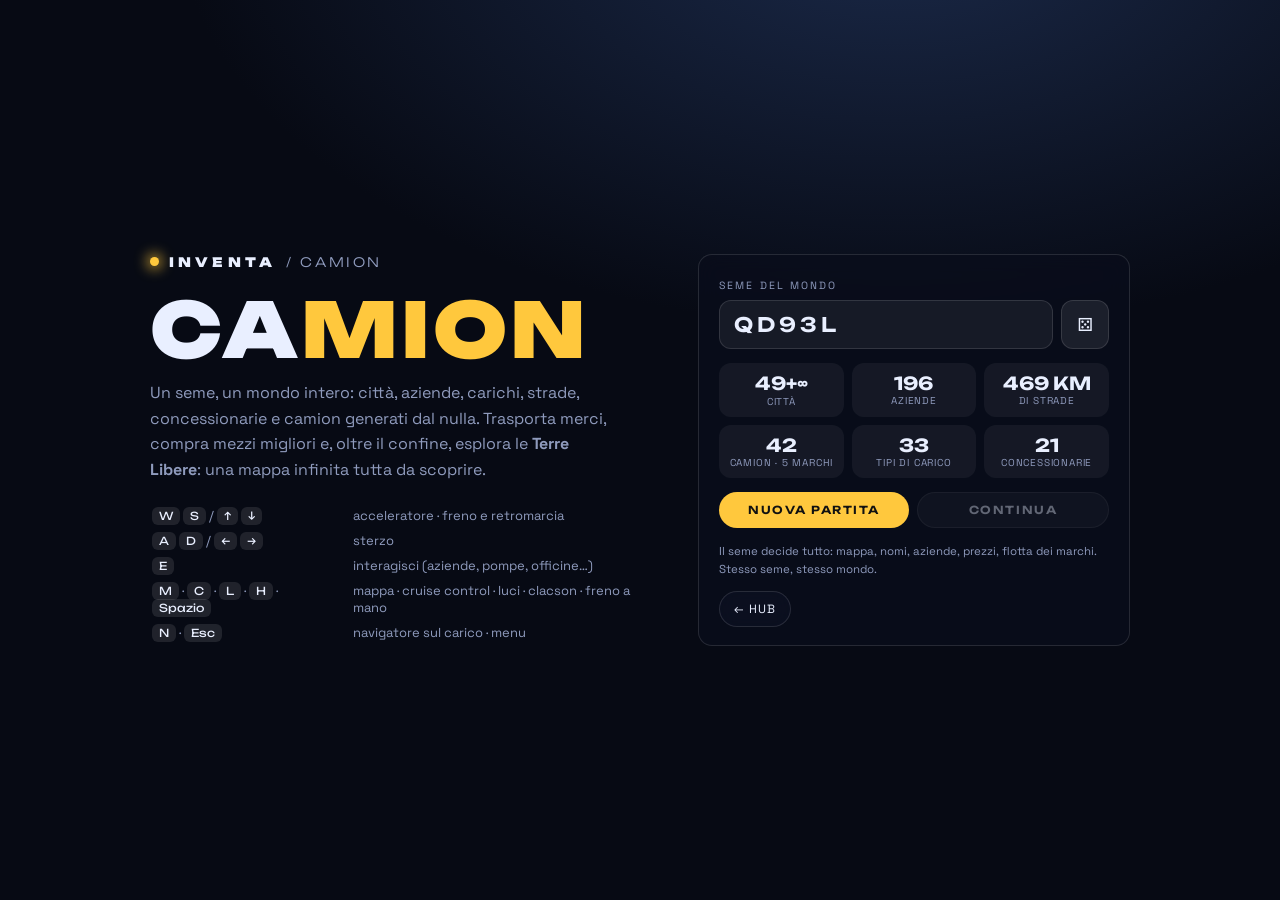
<file: camion.html>
<!doctype html>
<html lang="it">
<head>
<meta charset="utf-8">
<meta name="viewport" content="width=device-width,initial-scale=1,maximum-scale=1,user-scalable=no,viewport-fit=cover">
<meta name="theme-color" content="#05060d">
<title>Inventa · Camion</title>
<meta name="description" content="Simulatore di camion procedurale: mappa, città, aziende, carichi e concessionarie generate dal seme, con terre libere infinite.">
<link rel="icon" href="data:image/svg+xml,%3Csvg xmlns='http://www.w3.org/2000/svg' viewBox='0 0 64 64'%3E%3Crect width='64' height='64' rx='10' fill='%2305060d'/%3E%3Crect x='6' y='22' width='34' height='20' rx='3' fill='%23ffc83d'/%3E%3Crect x='42' y='28' width='16' height='14' rx='3' fill='%23ff7a3d'/%3E%3Ccircle cx='16' cy='46' r='5' fill='%23e9efff'/%3E%3Ccircle cx='48' cy='46' r='5' fill='%23e9efff'/%3E%3C/svg%3E">
<link rel="preconnect" href="https://fonts.googleapis.com">
<link href="https://fonts.googleapis.com/css2?family=Space+Grotesk:wght@300;400;500;700&family=Unbounded:wght@300;600;900&display=swap" rel="stylesheet">
<link rel="stylesheet" href="shared.css">
<style>
:root{--ac:#ffc83d;--gl:rgba(10,14,28,.78)}
html,body{height:100%;overflow:hidden;overscroll-behavior:none;touch-action:manipulation;user-select:none;-webkit-user-select:none}
#cv{touch-action:none}
#cv{position:fixed;inset:0;display:block;background:#0b1018}
.hide{display:none!important}
.glass{background:var(--gl);border:1px solid var(--line);border-radius:14px;backdrop-filter:blur(10px);-webkit-backdrop-filter:blur(10px)}
#hud{position:fixed;inset:0;pointer-events:none;z-index:5}
#hud>*{position:absolute}
#hl{left:max(12px,env(safe-area-inset-left));top:max(10px,env(safe-area-inset-top));display:flex;flex-direction:column;gap:6px;align-items:flex-start}
.chip{display:inline-flex;align-items:center;gap:8px;padding:7px 12px;border-radius:99px;font-size:13px;font-weight:500;letter-spacing:.02em}
.chip b{font-family:var(--disp);font-weight:600;color:var(--ac)}
.xpb{display:inline-block;width:54px;height:5px;border-radius:9px;background:rgba(255,255,255,.14);overflow:hidden}
.xpb i{display:block;height:100%;background:var(--ac)}
#hr{right:max(12px,env(safe-area-inset-right));top:max(10px,env(safe-area-inset-top));display:flex;flex-direction:column;gap:8px;align-items:flex-end;max-width:min(330px,56vw)}
#hbtn{display:flex;gap:6px;pointer-events:auto}
#hbtn button{width:40px;height:40px;border-radius:12px;display:grid;place-items:center;font-size:17px}
#jobc{padding:10px 13px;font-size:12.5px;line-height:1.35;width:100%}
#jobc .t{font-family:var(--disp);font-size:11px;letter-spacing:.14em;color:var(--ac);text-transform:uppercase;margin-bottom:3px}
#jobc .bar{height:4px;border-radius:9px;background:rgba(255,255,255,.14);overflow:hidden;margin-top:6px}#jobc .bar i{display:block;height:100%;background:var(--ac)}
#jobc.late .bar i{background:#ff5a4d}
#gps{left:50%;top:max(10px,env(safe-area-inset-top));transform:translateX(-50%);display:flex;align-items:center;gap:10px;padding:6px 14px;font-size:13px}
#gps canvas{width:30px;height:30px}
#dash{left:50%;bottom:max(12px,env(safe-area-inset-bottom));transform:translateX(-50%);display:flex;align-items:flex-end;gap:14px;padding:10px 18px}
#spd{font-family:var(--disp);font-weight:900;font-size:40px;line-height:1;min-width:2.3ch;text-align:right}
#spd small{font-size:11px;font-weight:300;letter-spacing:.12em;margin-left:4px;color:var(--dim)}
#lim{width:38px;height:38px;border-radius:50%;border:4px solid #e63b2e;background:#fff;color:#111;display:grid;place-items:center;font-weight:800;font-size:14px;font-family:var(--body)}
#lim.none{opacity:.25}
.gauges{display:flex;flex-direction:column;gap:5px;min-width:96px}
.g{font-size:10.5px;letter-spacing:.1em;color:var(--dim);text-transform:uppercase;display:flex;align-items:center;gap:6px}
.g i{flex:1;height:6px;border-radius:9px;background:rgba(255,255,255,.14);overflow:hidden;min-width:56px}.g i b{display:block;height:100%;background:#4dd0ff}
.g.d i b{background:#ff7a3d}
#cc{font-size:10.5px;letter-spacing:.12em;color:var(--dim);text-transform:uppercase;text-align:center}
#cc.on{color:#4dff9a}
#prompt{left:50%;bottom:calc(max(12px,env(safe-area-inset-bottom)) + 92px);transform:translateX(-50%);padding:9px 16px;font-size:14px;text-align:center;pointer-events:auto;white-space:nowrap;max-width:92vw;overflow:hidden;text-overflow:ellipsis}
#prompt kbd{font-family:var(--disp);background:var(--ac);color:#111;border-radius:6px;padding:2px 7px;margin-right:6px;font-size:12px}
#mini{right:max(12px,env(safe-area-inset-right));bottom:max(12px,env(safe-area-inset-bottom));width:176px;height:176px;border-radius:50%;border:2px solid rgba(255,255,255,.28);box-shadow:0 8px 30px rgba(0,0,0,.5)}
#touch{inset:0;pointer-events:none}
#touch button{position:absolute;pointer-events:auto;border-radius:50%;width:66px;height:66px;background:rgba(10,14,28,.55);border:1px solid rgba(255,255,255,.22);font-size:22px;display:grid;place-items:center;touch-action:none}
#touch button:active,#touch button.on{background:rgba(255,200,61,.45)}
.mob #mini{width:120px;height:120px;bottom:auto;top:max(60px,env(safe-area-inset-top));right:max(10px,env(safe-area-inset-right))}
.mob #hr{top:auto;bottom:max(10px,env(safe-area-inset-bottom));right:max(10px,env(safe-area-inset-right));}
.mob #hbtn{display:none}
.mob #dash{bottom:max(88px,calc(env(safe-area-inset-bottom) + 88px))}
.mob #prompt{bottom:calc(max(12px,env(safe-area-inset-bottom)) + 156px)}
.mob #jobc{display:none}
.mob #hl{top:max(8px,env(safe-area-inset-top))}
#toast{white-space:normal;max-width:min(560px,92vw);text-align:center;border-radius:18px;line-height:1.4}
.mob .chip{font-size:11.5px;padding:5px 10px;gap:6px}
.mob #hl{flex-direction:row;flex-wrap:wrap;max-width:calc(100vw - 150px);gap:5px}
.mob .xpb{width:30px}
.mob #gps{left:12px;top:calc(max(8px,env(safe-area-inset-top)) + 70px);transform:none;max-width:calc(100vw - 150px);padding:5px 10px;font-size:12px}
.mob #gps canvas{width:24px;height:24px}
.mob #touch #tM{left:auto;right:14px;bottom:auto;top:calc(max(60px,env(safe-area-inset-top)) + 134px)}
.mob #touch #tC{left:auto;right:14px;bottom:auto;top:calc(max(60px,env(safe-area-inset-top)) + 190px)}
.mob #touch #tF{left:auto;right:14px;bottom:auto;top:calc(max(60px,env(safe-area-inset-top)) + 302px)}
.mob #touch #tP{left:auto;right:14px;bottom:auto;top:calc(max(60px,env(safe-area-inset-top)) + 246px)}
/* modali */
#modal{position:fixed;inset:0;z-index:20;display:grid;place-items:center;background:rgba(2,4,10,.6);backdrop-filter:blur(4px);padding:14px}
#modal .box{width:min(860px,100%);max-height:calc(100vh - 28px);overflow:auto;padding:22px 24px;background:rgba(12,16,32,.96);border:1px solid var(--line);border-radius:18px;box-shadow:0 30px 80px rgba(0,0,0,.6);touch-action:pan-y}
#modal h2{font-family:var(--disp);font-weight:900;font-size:20px;letter-spacing:.06em;margin-bottom:4px}
#modal h3{font-family:var(--disp);font-weight:600;font-size:11px;letter-spacing:.18em;text-transform:uppercase;color:var(--ac);margin:16px 0 8px}
#modal .sub{color:var(--dim);font-size:13px;margin-bottom:6px}
#modal .x{position:sticky;float:right;top:0;width:34px;height:34px;border-radius:50%;background:rgba(255,255,255,.08);font-size:15px}
.row{display:grid;grid-template-columns:auto 1fr auto auto;gap:12px;align-items:center;padding:10px 12px;border:1px solid var(--line);border-radius:12px;margin-bottom:8px;background:rgba(255,255,255,.03)}
.row .ic{font-size:26px;width:40px;text-align:center}
.row .t{font-weight:700;font-size:14px}.row .d{font-size:12px;color:var(--dim);line-height:1.45}
.row .pay{font-family:var(--disp);font-weight:700;color:#4dff9a;font-size:15px;text-align:right}
.tag{display:inline-block;font-size:10px;letter-spacing:.08em;text-transform:uppercase;padding:2px 7px;border-radius:99px;border:1px solid var(--line);margin-right:4px;color:var(--dim)}
.tag.w{color:#ff9a4d;border-color:#ff9a4d66}.tag.g{color:#4dff9a;border-color:#4dff9a66}.tag.b{color:#4dd0ff;border-color:#4dd0ff66}
.mb{font-family:var(--disp);font-weight:600;font-size:11px;letter-spacing:.14em;text-transform:uppercase;padding:10px 16px;border-radius:99px;background:var(--ac);color:#111;pointer-events:auto;white-space:nowrap}
.mb:disabled{opacity:.35;cursor:not-allowed}
.mb.gh{background:rgba(255,255,255,.08);color:var(--ink);border:1px solid var(--line)}
.mb.rd{background:#ff5a4d;color:#fff}
.grid2{display:grid;grid-template-columns:repeat(auto-fit,minmax(240px,1fr));gap:10px}
.spec{display:grid;grid-template-columns:70px 1fr 52px;gap:8px;align-items:center;font-size:11px;color:var(--dim);margin:2px 0}
.spec i{height:5px;border-radius:9px;background:rgba(255,255,255,.12);overflow:hidden}.spec i b{display:block;height:100%;background:var(--ac)}.spec span{color:var(--ink);text-align:right}
.tcard{border:1px solid var(--line);border-radius:14px;padding:12px;background:rgba(255,255,255,.03)}
.tcard canvas{width:100%;height:60px;display:block;margin-bottom:6px}
.tcard .nm{font-weight:700;font-size:14px}.tcard .br{font-size:11px;color:var(--dim);margin-bottom:6px}
.kv{display:grid;grid-template-columns:repeat(auto-fit,minmax(130px,1fr));gap:8px;margin:8px 0}
.kv div{padding:9px 11px;border-radius:12px;background:rgba(255,255,255,.05);font-size:11px;color:var(--dim);letter-spacing:.06em;text-transform:uppercase}
.kv b{display:block;font-family:var(--disp);font-size:17px;color:var(--ink);letter-spacing:0;margin-top:2px;text-transform:none}
.sw{display:flex;gap:6px;flex-wrap:wrap;margin:6px 0}.sw button{width:30px;height:30px;border-radius:50%;border:2px solid transparent}.sw button.on{border-color:#fff}
.srch{width:100%;font:inherit;font-size:15px;color:var(--ink);background:rgba(255,255,255,.06);border:1px solid var(--line);border-radius:12px;padding:11px 14px;outline:none;margin:6px 0 10px;user-select:text;-webkit-user-select:text}
.srch:focus{border-color:var(--ac)}
.chips{display:flex;gap:6px;flex-wrap:wrap;margin-bottom:10px}.chips button{font-size:11px;padding:5px 10px;border-radius:99px;border:1px solid var(--line);background:rgba(255,255,255,.05)}.chips button.on{background:var(--ac);color:#111;border-color:var(--ac)}
.help td{padding:3px 12px 3px 0;font-size:13px;color:var(--dim)}.help kbd{font-family:var(--disp);font-size:11px;background:rgba(255,255,255,.1);border-radius:6px;padding:2px 7px;color:var(--ink)}
/* mappa */
#mapov{position:fixed;inset:0;z-index:18;background:#05080f}
#mapcv{position:absolute;inset:0;width:100%;height:100%;touch-action:none;cursor:grab}
#mapside{position:absolute;right:12px;top:12px;bottom:12px;width:min(330px,calc(100vw - 24px));overflow:auto;padding:16px;pointer-events:auto;font-size:13px}
#mapside h2{font-family:var(--disp);font-size:17px;font-weight:900;margin-bottom:2px}
#mapclose{position:absolute;left:12px;top:12px;width:42px;height:42px;border-radius:50%;font-size:17px;background:var(--gl);border:1px solid var(--line)}
@media(max-width:700px){#mapside{top:auto;left:12px;right:12px;bottom:12px;width:auto;max-height:46vh}#maplegend{display:none}}
#maplegend{position:absolute;left:12px;bottom:12px;padding:10px 14px;font-size:12px;color:var(--dim);line-height:1.6}
/* start */
#start{position:fixed;inset:0;z-index:25;overflow:auto;background:radial-gradient(1200px 700px at 70% -10%,#1b2a4a 0,#070a14 60%),#05060d;display:grid;place-items:center;padding:20px;touch-action:pan-y}
#start .in{width:min(980px,100%);display:grid;grid-template-columns:1.1fr .9fr;gap:20px;align-items:start}
@media(max-width:820px){#start .in{grid-template-columns:minmax(0,1fr)}#start{place-items:start center}}
#start .in>*{min-width:0}
.mob .help{display:none}
.help td{word-break:break-word}
#start h1{font-family:var(--disp);font-weight:900;font-size:clamp(40px,8vw,76px);letter-spacing:.04em;line-height:.95}
#start h1 span{color:var(--ac)}
#start .lead{color:var(--dim);margin:14px 0 20px;line-height:1.6;max-width:46ch}
#start .pn{padding:18px 20px}
#start label{font-size:10.5px;letter-spacing:.2em;text-transform:uppercase;color:var(--dim)}
.seedrow{display:flex;gap:8px;margin:6px 0 14px}
.seedrow input{flex:1;font-family:var(--disp);font-weight:600;font-size:20px;letter-spacing:.2em;text-transform:uppercase;background:rgba(255,255,255,.06);border:1px solid var(--line);border-radius:12px;padding:11px 14px;color:var(--ink);min-width:0;outline:none}
.seedrow input:focus{border-color:var(--ac)}
.seedrow button{width:48px;border-radius:12px;background:rgba(255,255,255,.08);border:1px solid var(--line);font-size:18px}
#wstat{display:grid;grid-template-columns:repeat(3,1fr);gap:8px;margin-bottom:14px}
#wstat div{padding:9px 6px;border-radius:12px;background:rgba(255,255,255,.05);text-align:center;font-size:10px;letter-spacing:.08em;color:var(--dim);text-transform:uppercase}
#wstat b{display:block;font-family:var(--disp);font-size:18px;color:var(--ink);letter-spacing:0}
.srow{display:flex;gap:8px;align-items:center;justify-content:space-between;padding:8px 12px;border:1px solid var(--line);border-radius:12px;margin-top:6px;font-size:12.5px;background:rgba(255,255,255,.03);cursor:pointer;pointer-events:auto}
.srow:hover{border-color:var(--ac)}
@media(max-width:640px){#modal .box{padding:16px 14px}.row{grid-template-columns:auto 1fr;}.row .pay{grid-column:1/3;text-align:left}.row>.mb{grid-column:1/3}#dash{padding:8px 12px;gap:10px}#spd{font-size:32px}.top{display:none}}
</style>
</head>
<body>
<canvas id="cv"></canvas>

<div id="hud" class="hide">
  <div id="hl">
    <div class="chip glass">💶 <b id="hMoney">0</b></div>
    <div class="chip glass">Lv <b id="hLvl">1</b><span class="xpb"><i id="hXp" style="width:0"></i></span></div>
    <div class="chip glass"><span id="hClock">08:00</span><span id="hWx">☀️</span></div>
    <div class="chip glass" id="hZoneC"><span id="hZone"></span></div>
  </div>
  <div id="gps" class="glass hide"><canvas id="gpsA" width="60" height="60"></canvas><div><div id="gpsT" style="font-weight:700"></div><div id="gpsD" style="font-size:11px;color:var(--dim)"></div></div></div>
  <div id="hr">
    <div id="hbtn"><button class="glass" id="bFind" title="Cerca aziende (F)">🔎</button><button class="glass" id="bMap" title="Mappa (M)">🗺️</button><button class="glass" id="bMenu" title="Menu (Esc)">☰</button></div>
    <div id="jobc" class="glass hide"></div>
  </div>
  <div id="dash" class="glass">
    <div class="gauges"><div class="g">⛽ <i><b id="gFuel"></b></i></div><div class="g d">🔧 <i><b id="gDmg"></b></i></div></div>
    <div style="text-align:center"><div id="spd">0<small>km/h</small></div><div id="cc">cruise · C</div></div>
    <div id="lim">–</div>
  </div>
  <div id="prompt" class="glass hide"></div>
  <canvas id="mini" class="glass" width="352" height="352"></canvas>
  <div id="touch" class="hide">
    <button id="tL" style="left:14px;bottom:14px">◀</button><button id="tR" style="left:92px;bottom:14px">▶</button>
    <button id="tG" style="right:14px;bottom:14px;width:78px;height:78px">▲</button><button id="tB" style="right:100px;bottom:14px">▼</button>
    <button id="tE" style="right:14px;bottom:106px;font-size:15px;font-family:var(--disp)">E</button>
    <button id="tM" style="width:48px;height:48px;font-size:17px">🗺️</button><button id="tF" style="width:48px;height:48px;font-size:17px">🔎</button>
    <button id="tC" style="width:48px;height:48px;font-size:12px">CC</button>
    <button id="tP" style="width:48px;height:48px;font-size:17px">☰</button>
  </div>
</div>

<div id="mapov" class="hide"><canvas id="mapcv"></canvas><button id="mapclose">✕</button><div id="mapside" class="glass"></div><div id="maplegend" class="glass"></div></div>
<div id="modal" class="hide"></div>

<div id="start">
  <div class="in">
    <div>
      <div class="brand" style="margin-bottom:24px"><i></i>INVENTA <span class="crumb">/ CAMION</span></div>
      <h1>CA<span>MION</span></h1>
      <p class="lead">Un seme, un mondo intero: città, aziende, carichi, strade, concessionarie e camion generati dal nulla. Trasporta merci, compra mezzi migliori e, oltre il confine, esplora le <b>Terre Libere</b>: una mappa infinita tutta da scoprire.</p>
      <table class="help"><tr><td><kbd>W</kbd> <kbd>S</kbd> / <kbd>↑</kbd> <kbd>↓</kbd></td><td>acceleratore · freno e retromarcia</td></tr><tr><td><kbd>A</kbd> <kbd>D</kbd> / <kbd>←</kbd> <kbd>→</kbd></td><td>sterzo</td></tr><tr><td><kbd>E</kbd></td><td>interagisci (aziende, pompe, officine…)</td></tr><tr><td><kbd>M</kbd> · <kbd>C</kbd> · <kbd>L</kbd> · <kbd>H</kbd> · <kbd>Spazio</kbd></td><td>mappa · cruise control · luci · clacson · freno a mano</td></tr><tr><td><kbd>N</kbd> · <kbd>Esc</kbd></td><td>navigatore sul carico · menu</td></tr></table>
    </div>
    <div class="glass pn">
      <label>Seme del mondo</label>
      <div class="seedrow"><input id="seedIn" maxlength="8" value="" spellcheck="false" autocomplete="off"><button id="seedDice" title="Seme casuale">⚄</button></div>
      <div id="wstat"></div>
      <div style="display:flex;gap:8px;flex-wrap:wrap"><button class="mb" id="goNew" style="flex:1">Nuova partita</button><button class="mb gh" id="goCont" style="flex:1">Continua</button></div>
      <div id="saves" style="margin-top:12px"></div>
      <div style="margin-top:14px;font-size:11.5px;color:var(--dim);line-height:1.6">Il seme decide tutto: mappa, nomi, aziende, prezzi, flotta dei marchi. Stesso seme, stesso mondo.</div>
      <div style="margin-top:12px"><a class="pill" href="index.html">← Hub</a></div>
    </div>
  </div>
</div>
<div id="toast"></div>

<script src="camion/world.js"></script>
<script src="camion/city.js"></script>
<script src="camion/render.js"></script>
<script src="camion/game.js"></script>
<script src="camion/ui.js"></script>
</body>
</html>
</file>
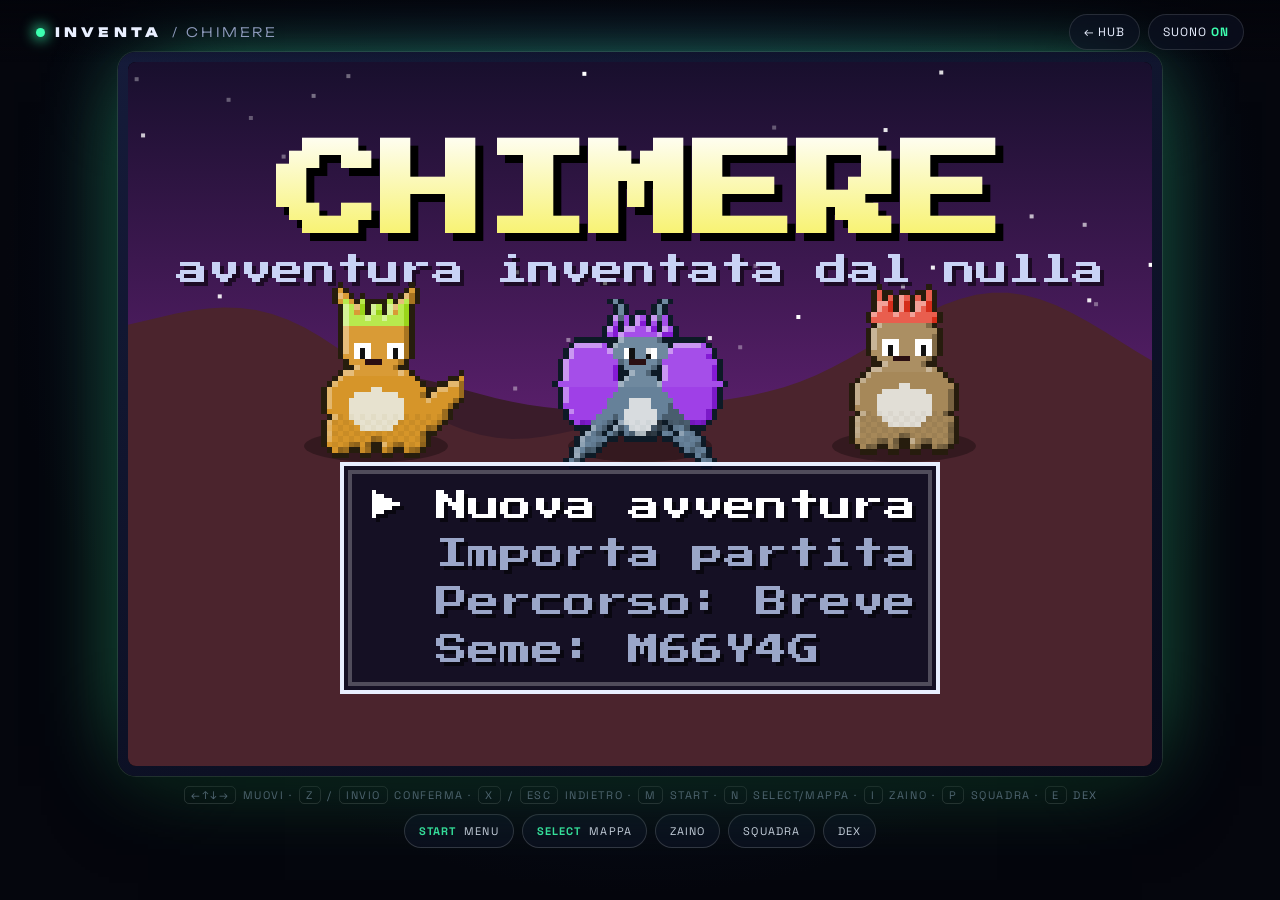
<file: chimere.html>
<!doctype html>
<html lang="it">
<head>
<meta charset="utf-8">
<meta name="viewport" content="width=device-width,initial-scale=1,viewport-fit=cover,user-scalable=no">
<meta name="theme-color" content="#05060d">
<title>Inventa · Chimere</title>
<meta name="description" content="Un'avventura 2D con mostri da catturare, tutta generata proceduralmente.">
<link rel="icon" href="data:image/svg+xml,%3Csvg xmlns='http://www.w3.org/2000/svg' viewBox='0 0 64 64'%3E%3Crect width='64' height='64' rx='12' fill='%2305060d'/%3E%3Cpath d='M14 44c0-14 8-26 18-26s18 12 18 26z' fill='%233dffb0'/%3E%3Ccircle cx='25' cy='34' r='4' fill='%23fff'/%3E%3Ccircle cx='39' cy='34' r='4' fill='%23fff'/%3E%3C/svg%3E">
<link rel="preconnect" href="https://fonts.googleapis.com">
<link href="https://fonts.googleapis.com/css2?family=Press+Start+2P&family=Space+Grotesk:wght@300;400;500;700&family=Unbounded:wght@300;600;900&display=swap" rel="stylesheet">
<link rel="stylesheet" href="shared.css">
<style>
:root{--ac:#3dffb0}
html,body{height:100%;overflow:hidden}
body{display:flex;flex-direction:column;align-items:center;justify-content:center;gap:12px;background:radial-gradient(ellipse at 50% 30%,#101a3a 0%,#05060d 70%);touch-action:none}
.frame{position:relative;padding:10px;border-radius:18px;background:linear-gradient(160deg,#151b3a,#080b1a);box-shadow:0 0 0 1px rgba(255,255,255,.1),0 30px 80px -20px #000,0 0 90px -30px var(--ac)}
canvas#g{display:block;border-radius:8px;image-rendering:pixelated;image-rendering:crisp-edges;background:#000}
.hint{font-size:11px;letter-spacing:.14em;text-transform:uppercase;color:var(--dim);text-align:center;padding:0 12px}
.hint kbd{font-family:inherit;border:1px solid rgba(255,255,255,.2);border-radius:5px;padding:1px 6px;margin:0 2px}
.quick{display:flex;gap:8px;flex-wrap:wrap;justify-content:center;padding:0 12px}
.quick button{font-family:var(--body);font-size:11px;letter-spacing:.1em;text-transform:uppercase;padding:9px 14px;border-radius:99px;background:rgba(14,18,36,.7);border:1px solid rgba(255,255,255,.18);color:#e9efff;user-select:none;-webkit-user-select:none;touch-action:manipulation;transition:.2s}
.quick button b{color:var(--ac);font-weight:700;margin-right:4px}
.quick button:hover{border-color:var(--ac);box-shadow:0 0 18px -6px var(--ac)}
.quick button:active{background:rgba(61,255,176,.3)}
.pad{display:none;position:fixed;left:0;right:0;bottom:max(14px,env(safe-area-inset-bottom));padding:0 18px;justify-content:space-between;align-items:flex-end;pointer-events:none;z-index:20}
.pad>*{pointer-events:auto}
.dpad{position:relative;width:150px;height:150px}
.dpad button,.ab button,.mini button{position:absolute;display:grid;place-items:center;border-radius:18px;background:rgba(20,26,56,.78);border:1px solid rgba(255,255,255,.22);color:#e9efff;font-size:20px;backdrop-filter:blur(6px);user-select:none;-webkit-user-select:none;touch-action:none}
.dpad button:active,.ab button:active,.mini button:active,.dpad button.on{background:rgba(61,255,176,.4);border-color:var(--ac)}
.dpad [data-k=up]{left:50px;top:0;width:50px;height:50px}
.dpad [data-k=down]{left:50px;top:100px;width:50px;height:50px}
.dpad [data-k=left]{left:0;top:50px;width:50px;height:50px}
.dpad [data-k=right]{left:100px;top:50px;width:50px;height:50px}
.ab{position:relative;width:140px;height:130px}
.ab [data-k=a]{right:0;top:10px;width:68px;height:68px;border-radius:50%;font-family:var(--disp);font-weight:900}
.ab [data-k=b]{left:0;top:56px;width:60px;height:60px;border-radius:50%;font-family:var(--disp);font-weight:900}
.mini{position:absolute;left:0;right:0;bottom:158px;display:flex;justify-content:center;gap:10px}
.mini button{position:static;padding:8px 16px;font-size:11px;letter-spacing:.14em;text-transform:uppercase;border-radius:99px}
@media (pointer:coarse),(max-width:760px){.pad{display:flex}.hint{display:none}}
@media (max-width:760px){body{justify-content:flex-start;padding-top:84px}}
</style>
</head>
<body>
<header class="top"><a class="brand" href="index.html"><i></i>INVENTA<span class="crumb">/ CHIMERE</span></a><div class="tools"><a class="pill" href="index.html">← Hub</a><button class="pill" id="bSnd">Suono <b id="sndS">on</b></button></div></header>
<div class="frame"><canvas id="g"></canvas></div>
<div class="hint"><kbd>←↑↓→</kbd> muovi · <kbd>Z</kbd> / <kbd>Invio</kbd> conferma · <kbd>X</kbd> / <kbd>Esc</kbd> indietro · <kbd>M</kbd> start · <kbd>N</kbd> select/mappa · <kbd>I</kbd> zaino · <kbd>P</kbd> squadra · <kbd>E</kbd> dex</div>
<div class="quick">
  <button data-k="start"><b>START</b> Menu</button><button data-k="select"><b>SELECT</b> Mappa</button><button data-k="bag">Zaino</button><button data-k="party">Squadra</button><button data-k="dex">Dex</button>
</div>
<div class="pad">
  <div class="dpad"><button data-k="up">▲</button><button data-k="left">◀</button><button data-k="right">▶</button><button data-k="down">▼</button></div>
  <div class="ab"><button data-k="b">B</button><button data-k="a">A</button></div>
</div>
<div id="toast"></div>

<script>
(()=>{
'use strict';
/* =====================================================================
   UTIL
===================================================================== */
const VW=256,VH=176,T=16;
const $=s=>document.querySelector(s);
const clamp=(x,a,b)=>Math.min(b,Math.max(a,x));
const lerp=(a,b,t)=>a+(b-a)*t;
function hashStr(s){let h=2166136261;for(let i=0;i<s.length;i++){h^=s.charCodeAt(i);h=Math.imul(h,16777619);}return h>>>0;}
function mulberry32(a){return()=>{a|=0;a=a+0x6D2B79F5|0;let t=Math.imul(a^a>>>15,1|a);t=t+Math.imul(t^t>>>7,61|t)^t;return((t^t>>>14)>>>0)/4294967296;};}
const rngFor=(seed,tag)=>mulberry32(hashStr(seed+'|'+tag));
const ri=(r,a,b)=>a+Math.floor(r()*(b-a+1));
const pick=(r,a)=>a[Math.floor(r()*a.length)];
function wpick(r,items,w){let s=0;for(const x of w)s+=x;let v=r()*s;for(let i=0;i<items.length;i++){v-=w[i];if(v<=0)return items[i];}return items[items.length-1];}
function shuffle(r,a){a=a.slice();for(let i=a.length-1;i>0;i--){const j=Math.floor(r()*(i+1));[a[i],a[j]]=[a[j],a[i]];}return a;}
const cap=s=>s.charAt(0).toUpperCase()+s.slice(1);
function hsl2rgb(h,s,l){
  h=(((h%360)+360)%360)/360;s=clamp(s,0,1);l=clamp(l,0,1);
  if(s===0)return[l*255,l*255,l*255];
  const f=(p,q,t)=>{if(t<0)t+=1;if(t>1)t-=1;if(t<1/6)return p+(q-p)*6*t;if(t<1/2)return q;if(t<2/3)return p+(q-p)*(2/3-t)*6;return p;};
  const q=l<.5?l*(1+s):l+s-l*s,p=2*l-q;
  return[f(p,q,h+1/3)*255,f(p,q,h)*255,f(p,q,h-1/3)*255];
}
const rgb=c=>`rgb(${c[0]|0},${c[1]|0},${c[2]|0})`;
const hslc=(h,s,l)=>rgb(hsl2rgb(h,s,l));
const newSeed=()=>{let s='';const a='ABCDEFGHJKLMNPQRSTUVWXYZ23456789';for(let i=0;i<6;i++)s+=a[Math.floor(Math.random()*a.length)];return s;};
function toast(m){const t=$('#toast');t.textContent=m;t.classList.add('show');clearTimeout(toast.t);toast.t=setTimeout(()=>t.classList.remove('show'),2200);}
const lsGet=(k,d)=>{try{const v=localStorage.getItem(k);return v?JSON.parse(v):d;}catch(e){return d;}};
const lsSet=(k,v)=>{try{localStorage.setItem(k,JSON.stringify(v));}catch(e){}};
const sleep=ms=>new Promise(r=>setTimeout(r,ms));
const romanNum=n=>['','I','II','III','IV','V'][n]||String(n);

/* =====================================================================
   DATI DEL MONDO
===================================================================== */
const TYPE_POOL=[
 {n:'Brace',h:14,arch:['biped','quad','bird'],suf:['ar','ash','ign','orr']},
 {n:'Marea',h:205,arch:['blob','serpent','bird'],suf:['ula','mar','ola','yn']},
 {n:'Selva',h:112,arch:['insect','blob','quad'],suf:['il','eaf','ora','um']},
 {n:'Scintilla',h:52,arch:['quad','bird','biped'],suf:['zap','ik','olt','ix']},
 {n:'Roccia',h:30,s:.3,arch:['golem','quad','blob'],suf:['ock','dur','oth','ark']},
 {n:'Brina',h:188,l:.6,arch:['blob','quad','golem'],suf:['ice','fro','ibu','eth']},
 {n:'Ombra',h:268,l:.36,arch:['serpent','blob','bird'],suf:['umb','eth','ora','ix']},
 {n:'Vento',h:165,l:.6,arch:['bird','insect','serpent'],suf:['ir','aer','ia','ul']},
 {n:'Ferro',h:215,s:.2,arch:['golem','biped','insect'],suf:['ron','ax','ium','or']},
 {n:'Veleno',h:292,arch:['serpent','insect','blob'],suf:['tox','ime','osa','ek']},
 {n:'Luce',h:46,l:.66,arch:['bird','biped','blob'],suf:['lux','ia','ael','is']},
 {n:'Sogno',h:326,arch:['blob','biped','bird'],suf:['oni','mor','ia','eu']},
 {n:'Sabbia',h:38,arch:['quad','serpent','golem'],suf:['ar','ud','esh','ura']},
 {n:'Cristallo',h:172,l:.58,arch:['golem','blob','insect'],suf:['gem','ys','yl','ar']}
];
const FEAT={Brace:['horns','flametail'],Marea:['fins','tail'],Selva:['leaves','tail'],Scintilla:['spikes','zigtail'],Roccia:['crystals','spikes'],Brina:['crystals','ears'],Ombra:['horns'],Vento:['wings','tail'],Ferro:['spikes','claws'],Veleno:['fangs','spots','tail'],Luce:['halo','wings'],Sogno:['antenna','ears'],Sabbia:['spikes','tail'],Cristallo:['crystals']};
const SYL=['ba','be','bi','bo','bu','ca','ce','co','cu','da','de','di','do','fa','fe','fi','fo','ga','ge','go','la','le','li','lo','lu','ma','me','mi','mo','mu','na','ne','ni','no','pa','pe','pi','po','ra','re','ri','ro','ru','sa','se','si','so','su','ta','te','ti','to','tu','va','ve','vi','vo','za','zo','zi','ku','ki','ka','xo','xi','tha','dra','kra','sha'];
const SYL_E=['rus','dor','mon','lix','nar','ton','gar','vex','zor','pix','bit','lop','dax','mor','ron'];
const EVO_SUF=['on','ix','ar','ion','orax','ulus','ador','eon','ax'];
const ACTS=['Colpo','Raggio','Morso','Artiglio','Onda','Lama','Assalto','Tempesta','Pugno','Soffio','Nova','Zanna','Frusta','Fendente','Furia','Sfera','Spirale','Impeto'];
const de=n=>/^[AEIOUaeiou]/.test(n)?"d'"+n:'di '+n;
const TIERS=[[35,100,25],[45,100,25],[55,95,20],[70,95,15],[85,90,10],[100,85,5]];
const STATN={atk:'Attacco',def:'Difesa',spd:'Velocità'};
const P1=['Alba','Borgo','Castel','Fonte','Lago','Monte','Ponte','Porto','Rocca','Val','Pian','Selva','Sol','Mar','Vento','Bosco'];
const P1_JOIN=new Set(['Castel','Val','Mar','Sol','Pian','Rocca','Monte','Porto','Lago','Ponte','Fonte']);
const P2=['bruma','chiara','nera','verde','alta','fiorita','dorata','sole','luce','ombra','vetro','cenere','lupo','aquila','rosa','brina'];
const ROUTE_N=['dei Salici','del Corvo','delle Nebbie','dei Ciottoli','dell\'Eco','del Muschio','delle Lucciole','del Vento','dei Sussurri','della Brina','del Tuono','dei Girasoli'];
const FIRST=['Luca','Marta','Elia','Sara','Dario','Irene','Teo','Gaia','Nico','Vera','Ivo','Lia','Rocco','Anna','Bruno','Cleo','Mara','Otto','Pina','Sandro'];
const CLASSES=[
 {c:'Giovane',pre:['Ehi! Il mio compagno è pronto a tutto!','Occhi negli occhi! Fatti sotto!'],lose:['Accidenti! Ho perso...','Che forza!']},
 {c:'Escursionista',pre:['Ho camminato per ore: ora tocca a te!','Il sentiero è mio!'],lose:['Mi si sono spezzate le gambe... e il fiato.','Bravo! Meriti la vetta.']},
 {c:'Campeggiatore',pre:['Ho il fuoco acceso e una squadra in forma!','Prima la sfida, poi gli spiedini!'],lose:['Mi si è bruciata la cena...','Ben giocato!']},
 {c:'Pescatore',pre:['Abboccherai alla mia sfida?','Qui se ne vedono di tutti i tipi... tipo te!'],lose:['Mi hai preso all\'amo!','La pesca è andata male.']},
 {c:'Radioamatore',pre:['CQ, CQ! Qui sfida in arrivo, passo!','Segnale ottimo! Pronti a trasmettere... mazzate!'],lose:['73, hai vinto!','Fine trasmissione... per me.']},
 {c:'Musicista',pre:['La mia Chimera ha un ritmo pazzesco!','Pronto per il mio assolo?'],lose:['Mi sono perso il tempo...','Che riff, che sfida!']},
 {c:'Giocatore da tavolo',pre:['Ho un mazzo imbattibile... ma qui si usano le Chimere!','Facciamo una partita? Dadi in mano!'],lose:['Ho tirato troppi uno...','Ottima strategia!']},
 {c:'Bibliotecario',pre:['Silenzio! Si combatte.','Ho letto tutto sui tipi. Ora mettiamolo in pratica.'],lose:['Il libro non diceva questo.','Complimenti, erudito!']},
 {c:'Cuoca',pre:['La mia squadra è ben condita!','Servo la sfida calda!'],lose:['Mi si è sciolto tutto...','Che bocconcino di vittoria!']},
 {c:'Ciclista',pre:['Ti stacco in un attimo!','Preparati a sentire il vento!'],lose:['Ho bucato...','Che volata!']}
];
const PUNS=[
 (c)=>`Sai perché ${c.name} non gioca a nascondino? Perché con quel colore lo vedono sempre!`,
 (c)=>`Ho chiamato la mia Chimera "Sfera". Così, quando la chiamo, la lancio anche.`,
 (c,t)=>`Una Chimera di tipo ${t.n}? Ottima compagnia. Con lei non si è mai a corto di... tipo.`,
 (c)=>`${c.name} è così lenta che arriva in ritardo anche agli appuntamenti con sé stessa.`,
 ()=>`Ieri ho sfidato un tizio: era così tranquillo che l'ho battuto senza muovere un dito. Mi sono solo allungato un po'.`,
 (c)=>`Cerco una Chimera che sappia suonare il basso. Ma qui sono tutte troppo "alte" di livello.`,
 (c)=>`Mi hanno detto che ${c.name} sa fare le freddure. Si vede: è sempre di ghiaccio.`,
 ()=>`Questo Centro Cura è così efficiente che se starnutisci ti ricuce anche l'energia.`
];

function genTypes(W,r){
  const n=9;
  const chosen=shuffle(r,TYPE_POOL).slice(0,n);
  W.types=chosen.map(t=>({...t,s:t.s??.68,l:t.l??.5}));
  W.types.push({n:'Comune',h:0,s:0,l:.6,arch:['blob','quad','biped'],suf:['on','ik','is']});
  W.neutral=n;
  W.circle=shuffle(r,[...Array(n).keys()]);
  const ch=[];for(let i=0;i<=n;i++)ch.push(new Array(n+1).fill(1));
  for(let i=0;i<n;i++){
    const a=W.circle[i],b=W.circle[(i+1)%n],c=W.circle[(i+2)%n];
    ch[a][b]=2;ch[a][c]=2;
  }
  for(let a=0;a<n;a++){
    let k=ri(r,1,2);
    while(k>0){const b=Math.floor(r()*n);if(b!==a&&ch[a][b]===1){ch[a][b]=.5;k--;}}
    if(r()<.4&&ch[a][a]===1)ch[a][a]=.5;
  }
  let imm=2;
  while(imm>0){
    const i=Math.floor(r()*n),a=W.circle[i],b=W.circle[(i+Math.floor(n/2))%n];
    if(ch[a][b]===1){ch[a][b]=0;imm--;}
    else imm-=0.25;
  }
  W.chart=ch;
}
function eff(W,atkT,defTypes){
  let m=1;for(const d of defTypes)m*=W.chart[atkT][d];
  return m;
}
function genMoves(W,r){
  const n=W.neutral;
  W.moves=[];W.byType=[];W.statusByType=[];
  const add=(m)=>{m.id=W.moves.length;W.moves.push(m);return m.id;};
  for(let t=0;t<n;t++){
    const tn=W.types[t].n;
    const acts=shuffle(r,ACTS).slice(0,6);
    W.byType[t]=[];
    for(let k=0;k<6;k++){
      const [pw,ac,pp]=TIERS[k];
      const m={name:`${acts[k]} ${de(tn)}`,type:t,power:pw+ri(r,-3,3),acc:ac,pp,kind:'dmg',eff:null};
      if(k>=1&&r()<.32){
        const e=wpick(r,['debuff','drain','recoil','sleep'],[4,3,2,1.2]);
        if(e==='debuff')m.eff={k:'debuff',stat:pick(r,['def','atk','spd']),ch:.3};
        else if(e==='drain')m.eff={k:'drain'};
        else if(e==='recoil'){m.eff={k:'recoil'};m.power+=8;}
        else m.eff={k:'sleep',ch:.15};
      }
      W.byType[t].push(add(m));
    }
    const st=[];
    st.push(add({name:`${pick(r,['Danza','Ruggito','Aura','Rituale'])} ${de(tn)}`,type:t,power:0,acc:100,pp:20,kind:'buff',eff:{k:'buff',stat:pick(r,['atk','def','spd']),n:1}}));
    st.push(add({name:`Sguardo ${de(tn)}`,type:t,power:0,acc:100,pp:20,kind:'debuff',eff:{k:'debuff',stat:pick(r,['def','atk','spd']),n:1,ch:1}}));
    if(r()<.6)st.push(add({name:`Riposo ${de(tn)}`,type:t,power:0,acc:100,pp:10,kind:'heal',eff:{k:'heal'}}));
    else st.push(add({name:`Ninna Nanna ${de(tn)}`,type:t,power:0,acc:70,pp:15,kind:'sleep',eff:{k:'sleep',ch:1}}));
    W.statusByType[t]=st;
  }
  W.nm={
    basic:add({name:'Colpo Secco',type:n,power:40,acc:100,pp:35,kind:'dmg',eff:null}),
    charge:add({name:'Carica',type:n,power:55,acc:95,pp:25,kind:'dmg',eff:null}),
    slam:add({name:'Spallata',type:n,power:70,acc:90,pp:15,kind:'dmg',eff:null}),
    fury:add({name:'Furia Cieca',type:n,power:90,acc:85,pp:10,kind:'dmg',eff:{k:'recoil'}}),
    roar:add({name:'Urlo',type:n,power:0,acc:100,pp:25,kind:'debuff',eff:{k:'debuff',stat:'atk',n:1,ch:1}}),
    focus:add({name:'Concentrazione',type:n,power:0,acc:100,pp:20,kind:'buff',eff:{k:'buff',stat:'atk',n:1}}),
    breath:add({name:'Respiro',type:n,power:0,acc:100,pp:10,kind:'heal',eff:{k:'heal'}})
  };
}
function chimeraName(W,r,types,used){
  for(let k=0;k<30;k++){
    let n=pick(r,SYL)+pick(r,SYL);
    const q=r();
    if(q<.45&&types[0]!=null)n+=pick(r,W.types[types[0]].suf);
    else if(q<.8)n+=pick(r,SYL_E);
    else n+=pick(r,SYL);
    n=cap(n);
    if(!used.has(n)){used.add(n);return n;}
  }
  return cap(pick(r,SYL)+pick(r,SYL)+pick(r,SYL)+Math.floor(r()*9));
}
function genForms(W,r){
  const n=W.neutral,nLines=16+Math.floor(r()*7);
  const used=new Set();
  W.forms=[];W.lines=[];
  const sI=Math.floor(r()*n);
  const starterT=[W.circle[sI],W.circle[(sI+1)%n],W.circle[(sI+2)%n]];
  const neutralMid=[W.nm.charge,W.nm.slam,W.nm.focus,W.nm.roar];
  for(let i=0;i<nLines;i++){
    const lr=rngFor(W.seed,'line|'+i);
    let t1,t2=null;
    if(i<3)t1=starterT[i];
    else{t1=Math.floor(lr()*n);if(lr()<.42){t2=Math.floor(lr()*n);if(t2===t1)t2=null;}}
    const types=t2==null?[t1]:[t1,t2];
    const arch=pick(lr,W.types[t1].arch);
    const evolves=i<3?true:lr()<.72;
    const budget=235+lr()*60;
    const w=[.7+lr(),.6+lr(),.6+lr(),.5+lr()];const ws=w[0]+w[1]+w[2]+w[3];
    const base={hp:Math.round(budget*w[0]/ws*1.05),atk:Math.round(budget*w[1]/ws),def:Math.round(budget*w[2]/ws),spd:Math.round(budget*w[3]/ws)};
    for(const k in base)base[k]=clamp(base[k],22,110);
    const name0=chimeraName(W,lr,types,used);
    let name1=null;
    if(evolves){const b=name0.replace(/[aeiou]$/i,'');name1=cap(b+pick(lr,EVO_SUF));if(used.has(name1))name1=name1+'x';used.add(name1);}
    const evoLv=evolves?ri(lr,15,24):0;
    const gseed=hashStr(W.seed+'|spr|'+i);
    // learnset
    const L=[];
    const bt=W.byType[t1],st=W.statusByType[t1];
    L.push([1,W.nm.basic]);L.push([1,bt[0]]);
    L.push([ri(lr,4,7),pick(lr,st)]);
    L.push([ri(lr,8,11),bt[1]]);
    if(t2!=null)L.push([ri(lr,12,15),W.byType[t2][i%2]]);
    L.push([ri(lr,14,17),pick(lr,neutralMid)]);
    L.push([ri(lr,18,22),bt[2]]);
    if(t2!=null)L.push([ri(lr,23,26),W.byType[t2][2]]);
    L.push([ri(lr,26,30),bt[3]]);
    L.push([ri(lr,34,40),bt[4]]);
    L.push([ri(lr,44,50),bt[5]]);
    L.sort((a,b)=>a[0]-b[0]);
    const line={id:i,types,arch,evolves,evoLv,learn:L};
    W.lines.push(line);
    const f0={id:W.forms.length,line:i,stage:0,name:name0,types,arch,base,gseed,evoLv,catchRate:clamp(.7-(budget-235)/130,.2,.8)};
    f0.yield=Math.round((base.hp+base.atk+base.def+base.spd)/3.2);
    W.forms.push(f0);
    if(evolves){
      const m=1.42;
      const b1={};for(const k in base)b1[k]=Math.round(base[k]*m);
      const f1={id:W.forms.length,line:i,stage:1,name:name1,types,arch,base:b1,gseed,evoLv:0,catchRate:clamp(f0.catchRate*.55,.1,.5)};
      f1.yield=Math.round(f0.yield*1.6);
      W.forms.push(f1);
      f0.next=f1.id;
    }
  }
  W.starters=[0,1,2].map(i=>W.lines[i]).map(l=>W.forms.find(f=>f.line===l.id&&f.stage===0).id);
}
function placeNames(W,r){
  const used=new Set();
  const nm=()=>{for(let k=0;k<30;k++){const a=pick(r,P1),b=pick(r,P2);const n=P1_JOIN.has(a)&&r()<.6?a+b:a+' '+cap(b);if(!used.has(n)){used.add(n);return n;}}return 'Borgo '+Math.floor(r()*99);};
  W.townNames=[];for(let i=0;i<W.nTowns;i++)W.townNames.push(nm());
  const rn=shuffle(r,ROUTE_N);
  W.routeNames=[];for(let i=0;i<W.nTowns-1;i++)W.routeNames.push('Sentiero '+rn[i]);
  W.playerName=pick(r,FIRST);
  W.profName='Prof. '+pick(r,['Sorbo','Bellini','Marini','Vitali','Conti','Rinaldi','Gallo','Orsini']);
  W.champName=pick(r,FIRST)+' '+pick(r,['Valdi','Moretti','Ferri','Alberti','Neri','Basile']);
}
function buildWorld(seed,nTowns){
  const W={seed,nTowns};
  const r=rngFor(seed,'world');
  genTypes(W,rngFor(seed,'types'));
  genMoves(W,rngFor(seed,'moves'));
  genForms(W,r);
  placeNames(W,rngFor(seed,'names'));
  const R=nTowns-1;
  W.R=R;W.arenaLv=6+R*5;
  W.routes=[];
  for(let k=0;k<R;k++){
    const rr=rngFor(seed,'route|'+k);
    const feat=shuffle(rr,[...Array(W.neutral).keys()]).slice(0,3);
    const lv0=3+k*5;
    const cand=W.lines.filter(l=>true);
    const pool=[];
    cand.forEach(l=>{
      let w=1;for(const t of l.types)if(feat.includes(t))w+=3;
      if(l.id<3&&k>0)w*=.5;
      pool.push([l,w]);
    });
    const chosen=[];
    const tmp=pool.slice();
    for(let i=0;i<5&&tmp.length;i++){
      const l=wpick(rr,tmp.map(x=>x[0]),tmp.map(x=>x[1]));
      chosen.push(l);tmp.splice(tmp.findIndex(x=>x[0]===l),1);
    }
    W.routes.push({k,lvMin:lv0,lvMax:lv0+3,lines:chosen,weights:[40,28,18,10,4],feat});
  }
  return W;
}
function formForLine(W,lineId,lv){
  const fs=W.forms.filter(f=>f.line===lineId);
  if(fs.length>1&&lv>=fs[0].evoLv)return fs[1];
  return fs[0];
}

/* =====================================================================
   MAPPA
===================================================================== */
const MH=24,TOWN_W=26,ROUTE_W=34;
const TL={GRASS:0,TALL:1,PATH:2,TREE:3,WATER:4,FLOWER:5,FENCE:6,ROOFT:7,ROOFB:8,WALL:9,WIN:10,DOOR:11,SIGN:12,ROCK:13,BRIDGE:14,LAMP:15};
const SOLID=new Set([3,4,6,7,8,9,10,12,13,15]);
const BUILD={CURA:1,SHOP:2,HOUSE:3,ARENA:4,LAB:5};
function valueNoise(seed){
  const cache=new Map();
  const h=(x,y)=>{const k=x*7919+y*104729;if(!cache.has(k))cache.set(k,mulberry32(hashStr(seed+'|'+x+','+y))());return cache.get(k);};
  return (x,y)=>{const xi=Math.floor(x),yi=Math.floor(y),xf=x-xi,yf=y-yi;const u=xf*xf*(3-2*xf),v=yf*yf*(3-2*yf);
    return lerp(lerp(h(xi,yi),h(xi+1,yi),u),lerp(h(xi,yi+1),h(xi+1,yi+1),u),v);};
}
function genMap(W){
  const r=rngFor(W.seed,'map');
  const zones=[];let x=0;
  const nT=W.nTowns;
  let prevBiome=0;
  for(let i=0;i<nT;i++){
    const tb=i===0?0:prevBiome;
    zones.push({kind:'town',idx:i,x0:x,w:TOWN_W,name:W.townNames[i],biome:tb});x+=TOWN_W;
    if(i<nT-1){
      const bi=i===0?pick(r,[0,0,1]):pick(r,[0,1,2,3,4,5]);
      zones.push({kind:'route',idx:i,x0:x,w:ROUTE_W,name:W.routeNames[i],biome:bi});x+=ROUTE_W;prevBiome=bi;
    }
  }
  const MW=x;
  const tiles=new Uint8Array(MW*MH),aux=new Uint8Array(MW*MH);
  const at=(x,y)=>tiles[y*MW+x];
  const put=(x,y,t,a=0)=>{if(x>=0&&x<MW&&y>=0&&y<MH){tiles[y*MW+x]=t;aux[y*MW+x]=a;}};
  const ents=[];const signs={};const doors=[];
  const noise=valueNoise(W.seed+'|tn');
  const zoneAt=px=>zones.find(z=>px>=z.x0&&px<z.x0+z.w)||zones[zones.length-1];

  // bordi
  for(const z of zones){
    for(let xx=z.x0;xx<z.x0+z.w;xx++){
      put(xx,0,TL.TREE);put(xx,1,TL.TREE);put(xx,MH-1,TL.TREE);put(xx,MH-2,TL.TREE);
      if(noise(xx*.4,2.5)>.42)put(xx,2,TL.TREE);
      if(noise(xx*.4,9.5)>.42)put(xx,MH-3,TL.TREE);
    }
  }
  for(let y=0;y<MH;y++){put(0,y,TL.TREE);put(MW-1,y,TL.TREE);}

  const pathTiles=[];
  const carve=(px,py)=>{put(px,py,TL.PATH);};
  const carveH=(xa,xb,y)=>{const s=Math.min(xa,xb),e=Math.max(xa,xb);for(let xx=s;xx<=e;xx++){carve(xx,y);carve(xx,y+1);}};
  const carveV=(x,ya,yb)=>{const s=Math.min(ya,yb),e=Math.max(ya,yb);for(let yy=s;yy<=e;yy++){carve(x,yy);carve(x+1,yy);}};

  const entsPos=new Set();
  const blocked=(x,y)=>entsPos.has(x+','+y);

  const types=W.types;
  zones.forEach(z=>{
    const zr=rngFor(W.seed,'zone|'+z.kind+z.idx);
    const x0=z.x0,w=z.w;
    if(z.kind==='town'){
      const buildings=[];
      let kinds;
      if(z.idx===0)kinds=[BUILD.LAB,BUILD.CURA,BUILD.SHOP];
      else if(z.idx===nT-1)kinds=[BUILD.CURA,BUILD.SHOP,BUILD.ARENA];
      else kinds=[BUILD.CURA,BUILD.SHOP,BUILD.HOUSE];
      if(nT===1)kinds=[BUILD.CURA,BUILD.SHOP,BUILD.ARENA];
      kinds=shuffle(zr,kinds);
      const xs=[x0+2,x0+10,x0+18];
      // strada
      carveH(x0,x0+w-1,13);
      // piazza
      for(let yy=11;yy<=17;yy++)for(let xx=x0+10;xx<=x0+15;xx++)if(!(yy===11&&(xx===x0+10||xx===x0+15)))carve(xx,yy);
      const by=5;
      kinds.forEach((kd,i)=>{
        const bx=xs[i],rc=ri(zr,0,5);
        for(let xx=0;xx<5;xx++){put(bx+xx,by,TL.ROOFT,rc);put(bx+xx,by+1,TL.ROOFB,rc);put(bx+xx,by+2,TL.WALL);put(bx+xx,by+3,TL.WALL);}
        put(bx+1,by+2,TL.WIN,0);put(bx+3,by+2,TL.WIN,0);put(bx+2,by+2,TL.WIN,kd);
        put(bx+2,by+3,TL.DOOR,kd);
        for(let yy=by+4;yy<13;yy++)carve(bx+2,yy);
        doors.push({x:bx+2,y:by+3,kind:kd,zone:z.idx});
        buildings.push({bx,by,kd});
      });
      // lampioni e fiori
      for(let xx=x0+4;xx<x0+w-3;xx+=6){if(![xs[0]+2,xs[1]+2,xs[2]+2].includes(xx)&&at(xx,12)===TL.GRASS)put(xx,12,TL.LAMP);}
      for(let i=0;i<26;i++){const fx=x0+ri(zr,1,w-2),fy=ri(zr,3,MH-4);if(at(fx,fy)===TL.GRASS&&at(fx,fy)!==TL.PATH)put(fx,fy,TL.FLOWER);}
      // laghetto
      const pcx=x0+ri(zr,4,7),pcy=ri(zr,18,19);
      for(let yy=pcy-3;yy<=pcy+3;yy++)for(let xx=pcx-4;xx<=pcx+4;xx++){
        const d=Math.hypot((xx-pcx)/4,(yy-pcy)/2.6);
        if(d<=1&&at(xx,yy)!==TL.PATH)put(xx,yy,TL.WATER);
      }
      // alberi
      for(let yy=3;yy<MH-3;yy++)for(let xx=x0+1;xx<x0+w-1;xx++){
        if(at(xx,yy)!==TL.GRASS&&at(xx,yy)!==TL.FLOWER)continue;
        if(yy>=4&&yy<=12&&(xx<x0+2||xx>x0+w-3))continue;
        if(Math.abs(yy-13.5)<2.5)continue;
        const n=noise(xx*.33,yy*.33+4);
        if((yy>=15||yy<=3)&&n>.58)put(xx,yy,TL.TREE);
      }
      // recinto
      for(let xx=x0+17;xx<=x0+23;xx++){if(xx!==x0+20&&at(xx,17)===TL.GRASS)put(xx,17,TL.FENCE);if(xx!==x0+20&&at(xx,20)===TL.GRASS)put(xx,20,TL.FENCE);}
      for(const yy of [18,19]){if(at(x0+17,yy)===TL.GRASS)put(x0+17,yy,TL.FENCE);if(at(x0+23,yy)===TL.GRASS)put(x0+23,yy,TL.FENCE);}
      // cartello
      put(x0+3,12,TL.SIGN);signs[(12*MW+x0+3)]=`${z.name}\nUna cittadina tranquilla.`;
      const lab=buildings.find(b=>b.kd===BUILD.LAB);
      if(lab){put(lab.bx-1,12,TL.SIGN);signs[(12*MW+lab.bx-1)]=`Laboratorio di ${W.profName}\nRicerca sulle Chimere.`;}
      const ar=buildings.find(b=>b.kd===BUILD.ARENA);
      if(ar){put(ar.bx-1,12,TL.SIGN);signs[(12*MW+ar.bx-1)]=`ARENA DI ${z.name.toUpperCase()}\nCampione: ${W.champName}`;}
      z.buildings=buildings;
    }else{
      const k=z.idx;
      const wps=[[x0,13]];
      for(let j=1;j<=4;j++)wps.push([x0+Math.round(j*(w-1)/5),ri(zr,6,17)]);
      wps.push([x0+w-1,13]);
      // erba alta
      const nb=8+ri(zr,0,3);
      for(let b=0;b<nb;b++){
        const wp=wps[ri(zr,1,4)];
        const cx=wp[0]+ri(zr,-5,5),cy=clamp(wp[1]+ri(zr,-5,5),4,MH-5),rad=2+zr()*2;
        for(let yy=Math.floor(cy-rad-1);yy<=Math.ceil(cy+rad+1);yy++)for(let xx=Math.floor(cx-rad-1);xx<=Math.ceil(cx+rad+1);xx++){
          if(xx<=x0+1||xx>=x0+w-2||yy<3||yy>MH-4)continue;
          if(Math.hypot(xx-cx,yy-cy)<rad+(noise(xx*.5,yy*.5)-.5)*1.4)put(xx,yy,TL.TALL);
        }
      }
      // percorso
      const pt=[];
      for(let j=0;j<wps.length-1;j++){
        const [xa,ya]=wps[j],[xb,yb]=wps[j+1];
        carveH(xa,xb,ya);carveV(xb,ya,yb);
      }
      for(let yy=0;yy<MH;yy++)for(let xx=x0;xx<x0+w;xx++)if(at(xx,yy)===TL.PATH)pathTiles.push([xx,yy]);
      const dPath=(px,py)=>{let m=99;for(const p of pathTiles){if(p[0]<x0||p[0]>=x0+w)continue;const d=Math.max(Math.abs(p[0]-px),Math.abs(p[1]-py));if(d<m)m=d;}return m;};
      // laghi
      let lakes=2;
      for(let tr=0;tr<30&&lakes>0;tr++){
        const cx=x0+ri(zr,4,w-5),cy=ri(zr,5,MH-6),rad=2+zr()*1.6;
        if(dPath(cx,cy)<rad+3)continue;
        for(let yy=Math.floor(cy-rad-1);yy<=Math.ceil(cy+rad+1);yy++)for(let xx=Math.floor(cx-rad-1);xx<=Math.ceil(cx+rad+1);xx++){
          if(Math.hypot(xx-cx,(yy-cy)*1.2)<rad&&at(xx,yy)!==TL.PATH)put(xx,yy,TL.WATER);
        }
        lakes--;
      }
      // alberi e decorazioni
      const bio=z.biome;
      for(let yy=3;yy<MH-3;yy++)for(let xx=x0+1;xx<x0+w-1;xx++){
        const t=at(xx,yy);
        if(t!==TL.GRASS&&t!==TL.FLOWER)continue;
        const dp=dPath(xx,yy);
        if(dp<2)continue;
        const n=noise(xx*.22,yy*.22+k*10);
        const dens=bio===2||bio===5?.55:.42;
        if(n>dens&&zr()<.85)put(xx,yy,TL.TREE);
        else if(zr()<.045)put(xx,yy,TL.FLOWER);
        else if(zr()<.018)put(xx,yy,TL.ROCK);
      }
      // ricarve per sicurezza
      for(const p of pathTiles)put(p[0],p[1],TL.PATH);
      put(x0+2,12,TL.SIGN);signs[(12*MW+x0+2)]=`${z.name}\nProssima tappa: ${W.townNames[k+1]}.`;
      z.wps=wps;
    }
  });
  // collegamenti agli estremi della mappa: bordi chiusi (alberi) restano
  // Assicura connessioni tra zone
  zones.forEach((z,i)=>{if(i>0){for(const yy of [13,14]){put(z.x0,yy,TL.PATH);put(z.x0-1,yy,TL.PATH);}}});
  for(const yy of [13,14])put(1,yy,TL.PATH);

  // entità
  const addEnt=(e)=>{ents.push(e);entsPos.add(e.x+','+e.y);return e;};
  const freeTile=(x,y)=>{const t=at(x,y);return !SOLID.has(t)&&t!==TL.DOOR&&!blocked(x,y);};
  const palFor=(rr)=>({skin:pick(rr,['#f2c9a0','#e0a878','#c68a5b','#8d5a3b','#f7d9bd']),hair:pick(rr,['#2b1d14','#5a3a1c','#c9a227','#b5321e','#222','#7b5ea7','#d8d8d8','#e07a3a']),shirt:hslc(ri(rr,0,359),.55,.5),pants:hslc(ri(rr,200,260),.35,.28),hat:null,long:rr()<.4});
  // NPC città
  zones.forEach(z=>{
    const zr=rngFor(W.seed,'npc|'+z.kind+z.idx);
    if(z.kind==='town'){
      const n=ri(zr,3,4);
      for(let i=0;i<n;i++){
        for(let tr=0;tr<40;tr++){
          const nx=z.x0+ri(zr,2,z.w-3),ny=ri(zr,11,20);
          if(!freeTile(nx,ny)||at(nx,ny)===TL.TALL)continue;
          if(Math.abs(nx-(z.x0+0))<2)continue;
          const forms=W.forms,f=pick(zr,forms),ty=W.types[pick(zr,f.types)];
          const gos=[(()=>{const weak=[];for(let a=0;a<W.neutral;a++)if(W.chart[a][f.types[0]]===2)weak.push(W.types[a].n);return `Ho letto che ${f.name} è di tipo ${W.types[f.types[0]].n} e teme ${weak.join(' e ')||'poco'}!`;})(),
            PUNS[ri(zr,0,PUNS.length-1)](f,ty),
            `Il Centro Cura è la porta con la croce rossa. Gratis, e non fa mai attendere!`,
            `Tra ${W.townNames[Math.min(z.idx+1,nT-1)]} e qui ci sono tante Chimere. Porta con te parecchie Sfere!`];
          addEnt({id:'n'+z.idx+'_'+i,kind:'npc',x:nx,y:ny,home:[nx,ny],dir:pick(zr,['down','left','right','up']),pal:palFor(zr),lines:[pick(zr,gos),pick(zr,gos)],wander:zr()<.7,wt:zr()*2,name:pick(zr,FIRST)});
          break;
        }
      }
    }else{
      const R=W.routes[z.idx];
      const n=3;
      const used=[];
      for(let i=0;i<n;i++){
        for(let tr=0;tr<80;tr++){
          const p=pick(zr,pathTiles.filter(p=>p[0]>z.x0+6&&p[0]<z.x0+z.w-6));
          if(used.some(u=>Math.abs(u[0]-p[0])<8))continue;
          const offs=shuffle(zr,[[0,-3,'down'],[0,4,'up'],[-3,0,'right'],[3,0,'left'],[0,-4,'down'],[0,5,'up']]);
          let ok=null;
          for(const o of offs){
            const tx=p[0]+o[0],ty=p[1]+o[1];
            if(ty<3||ty>MH-4)continue;
            if(freeTile(tx,ty)&&at(tx,ty)!==TL.PATH){ok=[tx,ty,o[2]];break;}
          }
          if(!ok)continue;
          used.push(p);
          const cl=pick(zr,CLASSES);
          const lv=ri(zr,R.lvMin,R.lvMax);
          const cnt=R.k===0?(i===n-1?2:1):(i===n-1?3:ri(zr,1,2));
          const team=[];
          for(let c=0;c<cnt;c++){const l=wpick(zr,R.lines,R.weights);team.push({form:formForLine(W,l.id,lv+c).id,lv:lv+(c===cnt-1&&cnt>1?1:0)});}
          const nm=pick(zr,FIRST);
          const dirT=ok[2];
          addEnt({id:'t'+z.idx+'_'+i,kind:'trainer',x:ok[0],y:ok[1],dir:dirT,pal:palFor(zr),cls:cl,name:nm,team,reward:lv*28+40});
          break;
        }
      }
      // oggetti
      for(let i=0;i<2;i++){
        for(let tr=0;tr<60;tr++){
          const p=pick(zr,pathTiles.filter(p=>p[0]>z.x0+4&&p[0]<z.x0+z.w-4));
          const tx=p[0]+ri(zr,-3,3),ty=p[1]+ri(zr,-3,3);
          if(!freeTile(tx,ty)||at(tx,ty)===TL.PATH)continue;
          addEnt({id:'i'+z.idx+'_'+i,kind:'item',x:tx,y:ty,item:i===0?'sfera':'pozione',qty:i===0?2:1});
          break;
        }
      }
    }
  });
  // rimuove entità in zone non raggiungibili
  {
    const seen=new Uint8Array(MW*MH);const q=[[3,13]];seen[13*MW+3]=1;
    while(q.length){const [px,py]=q.pop();for(const [dx,dy] of [[1,0],[-1,0],[0,1],[0,-1]]){const nx=px+dx,ny=py+dy;if(nx<0||ny<0||nx>=MW||ny>=MH||seen[ny*MW+nx])continue;if(SOLID.has(tiles[ny*MW+nx]))continue;seen[ny*MW+nx]=1;q.push([nx,ny]);}}
    for(let i=ents.length-1;i>=0;i--)if(!seen[ents[i].y*MW+ents[i].x])ents.splice(i,1);
  }
  return {W:MW,H:MH,tiles,aux,zones,ents,signs,doors,zoneAt};
}

/* =====================================================================
   SPRITE CREATURE (procedurali)
===================================================================== */
const spriteCache=new Map();
function creatureSprite(W,f,back){
  const key=W.seed+'|'+f.id+(back?'b':'f');
  if(spriteCache.has(key))return spriteCache.get(key);
  const c=genCreature(W,f,back);
  spriteCache.set(key,c);return c;
}
function genCreature(W,f,back){
  const G=32,CX=15.5,part=new Uint8Array(G*G);
  const r=mulberry32(f.gseed);
  const S=f.stage,k=S?1.1:1;
  const types=f.types.map(i=>W.types[i]);
  const feats=new Set();
  types.forEach(t=>(FEAT[t.n]||[]).forEach(x=>feats.add(x)));
  if(r()<.4)feats.add('ears');if(r()<.4)feats.add('tail');if(r()<.2)feats.add('horns');if(r()<.18)feats.add('wings');
  if(S){feats.add(pick(r,['spikes','horns','crest']));if(r()<.5)feats.add('wings');}
  const set=(x,y,p)=>{x=Math.round(x);y=Math.round(y);if(x>=0&&x<G&&y>=0&&y<G)part[y*G+x]=p;};
  const get=(x,y)=>x>=0&&x<G&&y>=0&&y<G?part[y*G+x]:0;
  const ell=(cx,cy,rx,ry,p,mir=true)=>{for(let y=Math.floor(cy-ry-1);y<=Math.ceil(cy+ry+1);y++)for(let x=Math.floor(cx-rx-1);x<=Math.ceil(cx+rx+1);x++){if(((x-cx)/rx)**2+((y-cy)/ry)**2<=1){set(x,y,p);if(mir)set(G-1-x,y,p);}}};
  const ellIf=(cx,cy,rx,ry,p,cond)=>{for(let y=Math.floor(cy-ry-1);y<=Math.ceil(cy+ry+1);y++)for(let x=Math.floor(cx-rx-1);x<=Math.ceil(cx+rx+1);x++){if(((x-cx)/rx)**2+((y-cy)/ry)**2<=1&&cond(get(x,y)))set(x,y,p);}};
  const rect=(x0,y0,x1,y1,p,mir=true)=>{for(let y=Math.round(y0);y<=Math.round(y1);y++)for(let x=Math.round(x0);x<=Math.round(x1);x++){set(x,y,p);if(mir)set(G-1-x,y,p);}};
  const tri=(ax,ay,bx,by,cx,cy,p,mir=true)=>{
    const minx=Math.floor(Math.min(ax,bx,cx)),maxx=Math.ceil(Math.max(ax,bx,cx)),miny=Math.floor(Math.min(ay,by,cy)),maxy=Math.ceil(Math.max(ay,by,cy));
    for(let y=miny;y<=maxy;y++)for(let x=minx;x<=maxx;x++){
      const d1=(x-bx)*(ay-by)-(ax-bx)*(y-by),d2=(x-cx)*(by-cy)-(bx-cx)*(y-cy),d3=(x-ax)*(cy-ay)-(cx-ax)*(y-ay);
      const neg=d1<0||d2<0||d3<0,pos=d1>0||d2>0||d3>0;
      if(!(neg&&pos)){set(x,y,p);if(mir)set(G-1-x,y,p);}
    }
  };
  const thick=(x0,y0,x1,y1,rad,p,mir=true)=>{const n=Math.ceil(Math.hypot(x1-x0,y1-y0)*2)||1;for(let i=0;i<=n;i++){const t=i/n;ell(lerp(x0,x1,t),lerp(y0,y1,t),rad,rad,p,mir);}};
  let body,head=null;
  const arch=f.arch;
  // dati archetipo
  if(arch==='blob'){
    body={cy:20-(k-1)*3,rx:(8.2+r()*2.4)*k,ry:(7.2+r()*2.4)*k};
  }else if(arch==='biped'){
    body={cy:20,rx:6.3*k,ry:6.8*k};head={cy:9.2,rx:5.5*k*.95,ry:5};
  }else if(arch==='quad'){
    body={cy:21,rx:9.4*k,ry:6.2*k};head={cy:11,rx:6.2,ry:5.4};
  }else if(arch==='bird'){
    body={cy:20,rx:6.6*k,ry:7.4*k};head={cy:9.6,rx:5,ry:5};
  }else if(arch==='serpent'){
    body={cy:21,rx:5.2*k,ry:5.2*k};head={cy:7.4,rx:5.2*k,ry:4.6};
  }else if(arch==='insect'){
    body={cy:19,rx:5*k,ry:5.8*k};head={cy:9,rx:4.8,ry:4.3};
  }else{ // golem
    body={cy:20,rx:7.6*k,ry:6.4*k};head={cy:9,rx:5,ry:4};
  }
  const topY=head?head.cy-head.ry:body.cy-body.ry;
  const hrx=head?head.rx:body.rx*.8;
  // --- livello posteriore
  if(feats.has('wings')||arch==='bird'){
    tri(CX-body.rx+1,body.cy-body.ry*.6,CX-body.rx+1,body.cy+body.ry*.5,CX-body.rx-9-3*S,body.cy-body.ry-2,3);
    if(S||r()<.5)tri(CX-body.rx+1,body.cy+body.ry*.4,CX-body.rx+1,body.cy-body.ry*.1,CX-body.rx-8,body.cy+body.ry*.3+3,3);
  }
  if(feats.has('fins')){
    tri(CX-body.rx+1,body.cy-3,CX-body.rx+1,body.cy+3,CX-body.rx-6,body.cy,3);
    tri(CX-2,topY+1,CX+2,topY+1,CX,topY-4-S*2,3,false);
  }
  if(arch==='insect'){
    ell(CX-9,15,5.5,8,3);
    for(let i=0;i<3;i++)thick(CX-4,17+i*3,CX-10-i,25+i*2,.7,1);
    thick(CX-2,topY+1,CX-5,topY-7,.6,1);ell(CX-5,topY-8,1.5,1.5,3);
  }
  if(arch==='serpent'){
    const ph=r()*3;
    for(let i=0;i<9;i++){
      const y=28.5-i*2.4,x=CX+Math.sin(i*.7+ph)*5*(1-i/13),rr=(5.4-i*.3)*k;
      ell(x,y,rr,rr*.95,1,false);
    }
    if(feats.has('ears')||r()<.4)ell(CX,topY+4,9,5,3);
  }
  if(feats.has('tail')&&arch!=='serpent'){
    for(let i=0;i<8;i++){const x=CX+body.rx*.8+i*1.7,y=body.cy+body.ry*.55-Math.sin(i*.42)*i*1.35,rr=Math.max(1,3.1-i*.27);ell(x,y,rr,rr,1,false);}
    if(feats.has('flametail')||feats.has('zigtail'))tri(CX+body.rx+11,body.cy-3,CX+body.rx+14,body.cy-9,CX+body.rx+8,body.cy-5,3,false);
    else ell(CX+body.rx+11.5,body.cy-4.5,2,2,3,false);
  }
  // --- gambe e braccia
  if(arch==='blob'){
    ell(CX-body.rx*.5,body.cy+body.ry-.5,3,2.2,1);
    if(r()<.7)ell(CX-body.rx-.5,body.cy+1,2.2,3,1);
  }else if(arch==='biped'){
    ell(CX-3.4,body.cy+body.ry-.5,2.7,3.8,1);
    ell(CX-body.rx-1,body.cy-1,2,4.4,1);
  }else if(arch==='quad'){
    ell(CX-6.6,body.cy+body.ry-.5,2.8,3.6,1);ell(CX-2.4,body.cy+body.ry,2.2,3.2,1);
  }else if(arch==='bird'){
    thick(CX-3,25,CX-3.4,29.5,.7,3);rect(CX-5.6,29,CX-2,29,3);
  }else if(arch==='golem'){
    rect(9,26,13,30,1);rect(3,14,7,25,1);
    if(feats.has('claws')||r()<.4)rect(3,26,7,27,3);
  }
  // --- corpo e testa
  if(arch!=='golem'){
    ell(CX,body.cy,body.rx,body.ry,1);
    if(head){
      if(arch==='quad'||arch==='biped')ell(CX,(body.cy-body.ry+head.cy+head.ry)/2,head.rx*.7,3,1);
      ell(CX,head.cy,head.rx,head.ry,1);
    }
  }else{
    rect(CX-body.rx,body.cy-body.ry,CX,body.cy+body.ry,1);
    rect(CX-5,4,CX,12,1);
    // spalle
    ell(CX-body.rx,body.cy-body.ry+1,2.6,2.6,1);
  }
  if(arch==='bird'){tri(CX-2,10.5,CX+2,10.5,CX,15.5,3,false);}
  // --- cime
  if(feats.has('ears')&&arch!=='golem'){
    tri(CX-hrx*.9,topY+2.5,CX-hrx*.15,topY+.5,CX-hrx*1.15,topY-6*k,1);
    tri(CX-hrx*.82,topY+1.4,CX-hrx*.4,topY+.6,CX-hrx*1.0,topY-3.5*k,3);
  }
  if(feats.has('horns')){
    tri(CX-hrx*.6,topY+1.4,CX-hrx*.1,topY+1.2,CX-hrx*.95,topY-7*k,3);
  }
  if(feats.has('leaves')){ell(CX-hrx*.9,topY-.5,2,4.4,3);ell(CX-hrx*.35,topY-2,1.6,3.6,3);}
  if(feats.has('spikes')||feats.has('crest')){
    for(let i=-2;i<=2;i++)tri(CX+i*2.4-1.3,topY+1.5,CX+i*2.4+1.3,topY+1.5,CX+i*2.4,topY-3-(i===0?2:0)-S,3,false);
  }
  if(feats.has('crystals')){
    tri(CX-hrx*.4,topY+2,CX-hrx*.9,topY+2,CX-hrx*.7,topY-5,3);
    tri(CX-1.2,topY+2,CX+1.2,topY+2,CX,topY-7,3,false);
  }
  if(feats.has('halo')){
    for(let a=0;a<44;a++){const t=a/44*Math.PI*2;set(CX+Math.cos(t)*6.4,topY-4+Math.sin(t)*1.8,3);}
  }
  if(feats.has('antenna')&&arch!=='insect'){
    thick(CX-2,topY+1,CX-5,topY-6,.5,3);ell(CX-5,topY-7,1.5,1.5,3);
  }
  // --- pancia
  if(!back){
    const bc=arch==='golem'?body.cy+1:body.cy+body.ry*.28;
    ellIf(CX,bc,body.rx*.55,body.ry*.62,2,p=>p===1);
    if(arch==='serpent')for(let i=0;i<9;i++){const y=28.5-i*2.4,x=CX+Math.sin(i*.7)*0;}
  }
  // --- marcature
  const pat=feats.has('spots')?'spots':pick(r,['none','none','stripes','spots']);
  if(pat==='spots'){for(let i=0;i<6;i++){const sx=CX-8+r()*16,sy=body.cy-body.ry+r()*body.ry*1.7;ellIf(sx,sy,1.3+r(),1.3+r(),4,p=>p===1);}}
  else if(pat==='stripes'){for(let y=Math.round(body.cy-body.ry);y<body.cy+body.ry;y++)if((y%4)<1){for(let x=0;x<G;x++)if(get(x,y)===1)set(x,y,4);}}
  // --- viso
  const faceY=head?head.cy:body.cy-body.ry*.28,faceR=head?head.rx:body.rx*.85;
  const eyeCol=types[0].n==='Ombra'||types[0].n==='Luce';
  let eyes=[];
  if(!back){
    const ne=wpick(r,[2,1,3],[70,14,16]);
    const big=faceR>5.6||ne===1;
    if(ne===1){eyes.push([CX-.5,faceY,big?3:2]);}
    else{
      const ex=faceR*.46;
      eyes.push([CX-ex-.5,faceY,big?3:2],[CX+ex-.5,faceY,big?3:2]);
      if(ne===3)eyes.push([CX-.5,faceY-faceR*.5,1]);
    }
  }
  // --- luci/ombre
  const out=document.createElement('canvas');out.width=out.height=G;
  const ctx=out.getContext('2d');
  const hs=types[0],h1=hs.h+(r()-.5)*14;
  const sat=clamp(hs.s*(S?1.05:1),0,1),lig=clamp(hs.l+(S?-.04:0)-(back?.04:0),.2,.8);
  const main=[h1,sat,lig];
  const belly=[h1+(r()-.5)*20,clamp(sat*.5,0,.6),.86];
  let acc;
  if(types[1])acc=[types[1].h,types[1].s??.68,clamp(types[1].l??.5,.35,.65)];
  else acc=[h1+(r()<.5?40:-40)+r()*30,.78,.58];
  const cols={1:main,2:belly,3:acc,4:[h1,sat,lig-.14]};
  const outline=hsl2rgb(h1,.5,.1);
  const img=ctx.createImageData(G,G);
  const empty=(x,y)=>get(x,y)===0;
  for(let y=0;y<G;y++)for(let x=0;x<G;x++){
    const p=part[y*G+x];let c=null;
    if(p){
      const base=cols[p];
      let l=base[2];
      const tl=empty(x-1,y)||empty(x,y-1),br=empty(x+1,y)||empty(x,y+1);
      if(tl&&!br)l+=.16;else if(br&&!tl)l-=.14;
      if(((x+y)&1)&&y>body.cy+2)l-=.03;
      if(y<body.cy-body.ry+2)l+=.03;
      c=hsl2rgb(base[0],base[1],l);
    }else{
      if(!empty(x-1,y)||!empty(x+1,y)||!empty(x,y-1)||!empty(x,y+1))c=outline;
    }
    if(c){const i=(y*G+x)*4;img.data[i]=c[0];img.data[i+1]=c[1];img.data[i+2]=c[2];img.data[i+3]=255;}
  }
  ctx.putImageData(img,0,0);
  // occhi e bocca (sopra)
  if(!back){
    eyes.forEach(([ex,ey,s])=>{
      const X=Math.round(ex),Y=Math.round(ey);
      ctx.fillStyle=eyeCol?hslc(acc[0],.9,.65):'#fff';
      ctx.fillRect(X,Y,s,s);
      ctx.fillStyle='#111';
      if(s>=3)ctx.fillRect(X+1,Y+1,1,2);else if(s===2)ctx.fillRect(X+(ex<CX?1:0),Y,1,2);else ctx.fillRect(X,Y,1,1);
      ctx.fillStyle='rgba(255,255,255,.9)';ctx.fillRect(X+(s>=3?0:0),Y,1,1);
    });
    const my=Math.round(faceY+(head?head.ry:body.ry*.5)*.58);
    if(arch!=='bird'){
      ctx.fillStyle='#2a0f12';ctx.fillRect(Math.round(CX-1.5),my,3,1);
      if(feats.has('fangs')){ctx.fillStyle='#fff';ctx.fillRect(Math.round(CX-1.5),my+1,1,1);ctx.fillRect(Math.round(CX+.5),my+1,1,1);}
    }
  }
  return out;
}

/* =====================================================================
   TILE ATLAS
===================================================================== */
const PAL=[
 {g:['#58b55a','#4aa34d','#6cc86e'],tall:['#3f9444','#2d7a3a','#7fe085'],path:['#d9bf8a','#c8a971'],leaf:['#2f8f3c','#237a30','#4cb552'],trunk:'#6b4a2b',water:['#3f8fe0','#2f78c8','#8cc4f5'],fl:['#ff6b8a','#fff27a','#ffffff','#b58cff'],solidW:true},
 {g:['#3f8a4a','#357a40','#52a05a'],tall:['#2c7038','#1f5a2c','#6bd078'],path:['#a08a62','#8c7852'],leaf:['#1f6b30','#175527','#2f8a3e'],trunk:'#5a3d22',water:['#3a7fc8','#2a68aa','#7fb4e0'],fl:['#ffd24a','#ff8a5a','#e8e8ff','#a0f0c0']},
 {g:['#e0c47a','#d1b269','#efd68f'],tall:['#b5a14e','#8d7a35','#d8c870'],path:['#c79b5d','#b3874b'],leaf:['#6a9a4a','#4f7f35','#88b862'],trunk:'#7a5a30',water:['#4fb3c9','#3a98ad','#9ae0ee'],fl:['#ff7a45','#ffd24a','#fff','#ff5a7a']},
 {g:['#e8f1fa','#d6e6f4','#ffffff'],tall:['#9cc4e8','#7aaad4','#d8ecff'],path:['#b9c7d6','#a2b2c4'],leaf:['#2d6a55','#205044','#3f8870'],trunk:'#4f3a28',water:['#6fb0e8','#5a98d0','#c4e4ff'],fl:['#8cd0ff','#ffffff','#c0a0ff','#a0e0ff']},
 {g:['#6d7f3c','#5e6f33','#7e9249'],tall:['#4a6b2e','#38551f','#78a850'],path:['#8d7a4f','#786843'],leaf:['#4d6b34','#3a5428','#668a46'],trunk:'#4a3a24',water:['#4b6e5a','#3a5848','#7aa890'],fl:['#c07fd8','#e8e06a','#f0f0f0','#ff9a9a']},
 {g:['#4a3a3a','#3e3030','#5c4a48'],tall:['#6b3a28','#4f2a1c','#a85a3a'],path:['#6e5648','#5a4539'],leaf:['#7a3a2a','#5a2a1e','#9a4a34'],trunk:'#3a2a24',water:['#ff6a2a','#e24a1a','#ffb347'],fl:['#ff9a3d','#ffd24a','#ff5a3a','#ffe08a']}
];
const ROOFS=['#d9453a','#3b78d8','#3aa65a','#8a54c8','#e0802e','#2aa59a'];
function hx(x,y,s){let h=(x*374761393+y*668265263+s*2147483647)>>>0;h=(h^(h>>>13))*1274126177>>>0;return ((h^(h>>>16))>>>0)/4294967295;}
const atlases=[];
function getAtlas(b){
  if(atlases[b])return atlases[b];
  const pal=PAL[b],N=34;
  const cv=document.createElement('canvas');cv.width=N*T;cv.height=T;
  const c=cv.getContext('2d');
  const R=(i,x,y,w,h,col)=>{c.fillStyle=col;c.fillRect(i*T+x,y,w,h);};
  const grass=(i,seed=0)=>{
    R(i,0,0,16,16,pal.g[0]);
    for(let n=0;n<10;n++){const x=Math.floor(hx(n,seed,1+b)*16),y=Math.floor(hx(n,seed,2+b)*16);R(i,x,y,1,1,hx(n,seed,3)<.5?pal.g[1]:pal.g[2]);}
  };
  grass(0);
  // erba alta
  for(let f=0;f<2;f++){
    const i=1+f;R(i,0,0,16,16,pal.tall[0]);
    for(let bx=0;bx<4;bx++){
      for(let by=0;by<4;by++){
        const x=bx*4+(by%2)*2+(f?1:0)-0,y=by*4+2;
        R(i,x,y+(f?1:0),1,3,pal.tall[1]);R(i,x+1,y-1+(f?0:1),1,2,pal.tall[2]);R(i,x-1,y-1+(f?1:0),1,2,pal.tall[1]);
      }
    }
  }
  // sentiero
  R(3,0,0,16,16,pal.path[0]);
  for(let n=0;n<14;n++){const x=Math.floor(hx(n,5,7)*16),y=Math.floor(hx(n,6,7)*16);R(3,x,y,hx(n,8,7)<.5?2:1,1,pal.path[1]);}
  // albero
  grass(4,3);
  R(4,6,9,4,6,pal.trunk);R(4,5,13,6,2,'#00000030');
  const cx=8,cy=6;
  for(let y=0;y<16;y++)for(let x=0;x<16;x++){
    const d=Math.hypot(x+.5-cx,(y+.5-cy)*1.05);
    if(d<7.2){
      let col=pal.leaf[0];if(d>5.4)col=pal.leaf[1];else if(x<cx-1&&y<cy)col=pal.leaf[2];
      R(4,x,y,1,1,col);
    }else if(d<8){R(4,x,y,1,1,'#102a14');}
  }
  // acqua
  for(let f=0;f<2;f++){
    const i=5+f;R(i,0,0,16,16,pal.water[0]);
    for(let n=0;n<4;n++){const x=(n*5+(f?3:0))%16,y=3+n*4;R(i,x,y,5,1,pal.water[1]);R(i,(x+2)%14,y+1,3,1,pal.water[2]);}
  }
  // fiori
  for(let f=0;f<2;f++){
    const i=7+f;grass(i,9);
    for(let n=0;n<4;n++){const x=2+Math.floor(hx(n,1,11)*11),y=3+Math.floor(hx(n,2,11)*10);const col=pal.fl[n%4];
      R(i,x,y,2,2,col);R(i,x+(f?1:0),y-1,1,1,col);R(i,x,y+2,1,2,pal.g[1]);}
  }
  // staccionata
  grass(9,4);R(9,0,5,16,2,'#8a5a30');R(9,0,10,16,2,'#8a5a30');R(9,1,3,2,11,'#6b4524');R(9,13,3,2,11,'#6b4524');R(9,0,6,16,1,'#5a381c');
  // muro
  const wall=(i)=>{R(i,0,0,16,16,'#efe3cc');for(let y=0;y<16;y+=4){R(i,0,y,16,1,'#d6c6a6');for(let x=((y/4)%2)*4;x<16;x+=8)R(i,x,y,1,4,'#d6c6a6');}R(i,0,15,16,1,'#b8a888');};
  wall(10);
  wall(11);R(11,3,3,10,10,'#5a3a1c');R(11,4,4,8,8,'#8fd0f0');R(11,4,4,8,2,'#b8e6fa');R(11,7,4,1,8,'#5a3a1c');R(11,4,8,8,1,'#5a3a1c');
  for(let e=1;e<=5;e++){
    const i=11+e;wall(i);
    if(e===1){R(i,2,2,12,12,'#ffffff');R(i,2,2,12,12,'#ffffff');R(i,6,3,4,10,'#e0262a');R(i,3,6,10,4,'#e0262a');R(i,1,1,14,1,'#999');}
    else if(e===2){R(i,2,3,12,10,'#f0b030');R(i,2,3,12,2,'#c07818');R(i,5,6,6,5,'#fff2c0');R(i,7,7,2,3,'#c07818');}
    else if(e===3){R(i,3,3,10,10,'#5a3a1c');R(i,4,4,8,8,'#f2a0b0');R(i,7,4,2,8,'#e07890');R(i,4,4,8,2,'#fbd0d8');}
    else if(e===4){R(i,1,1,14,14,'#2a2a60');R(i,2,2,12,12,'#e8c030');
      c.fillStyle='#2a2a60';const sx=i*T+8,sy=8;c.beginPath();for(let a=0;a<10;a++){const rr=a%2?2:5.4,an=-Math.PI/2+a*Math.PI/5;c.lineTo(sx+Math.cos(an)*rr,sy+Math.sin(an)*rr);}c.closePath();c.fill();}
    else{R(i,3,2,10,12,'#5a3a1c');R(i,4,3,8,10,'#d8f0e8');R(i,6,2,4,3,'#d8f0e8');R(i,5,8,6,5,'#4cd08a');R(i,6,9,1,1,'#fff');R(i,9,10,1,1,'#fff');}
  }
  // porta
  wall(17);R(17,3,2,10,14,'#4a2c14');R(17,4,3,8,13,'#8a5a30');R(17,5,4,6,6,'#a87240');R(17,10,10,2,2,'#ffd060');R(17,2,14,12,2,'#c8b890');
  // cartello
  grass(18,6);R(18,7,8,2,7,'#6b4524');R(18,2,2,12,8,'#d8b078');R(18,2,2,12,1,'#a07a44');R(18,2,9,12,1,'#a07a44');R(18,4,4,8,1,'#7a5a30');R(18,4,6,6,1,'#7a5a30');
  // roccia
  grass(19,7);R(19,2,5,12,9,'#8c8f96');R(19,3,4,9,2,'#9ea1a8');R(19,2,11,12,3,'#6b6e75');R(19,5,6,3,2,'#b4b7be');R(19,1,6,1,7,'#3a3c42');R(19,14,6,1,7,'#3a3c42');
  // ponte
  R(20,0,0,16,16,pal.water[0]);R(20,0,2,16,12,'#b8824a');for(let x=0;x<16;x+=4)R(20,x,2,1,12,'#8a5a30');R(20,0,2,16,1,'#6b4524');R(20,0,13,16,1,'#6b4524');
  // lampione
  grass(21,8);R(21,7,4,2,11,'#3a3f50');R(21,5,1,6,5,'#ffe9a0');R(21,6,2,4,3,'#fff6d0');R(21,4,0,8,1,'#3a3f50');R(21,5,6,6,1,'#3a3f50');
  // tetti
  for(let rc=0;rc<6;rc++){
    const i=22+rc*2,col=ROOFS[rc];
    R(i,0,0,16,16,col);R(i+1,0,0,16,16,col);
    for(let y=0;y<16;y+=4){R(i,0,y+3,16,1,'#00000040');for(let x=((y/4)%2)*4;x<16;x+=8)R(i,x,y,1,4,'#00000030');}
    R(i,0,0,16,2,'#ffffff40');
    for(let y=0;y<12;y+=4){R(i+1,0,y+3,16,1,'#00000040');for(let x=((y/4)%2)*4;x<16;x+=8)R(i+1,x,y,1,4,'#00000030');}
    R(i+1,0,12,16,4,'#00000038');R(i+1,0,15,16,1,'#00000066');
  }
  atlases[b]=cv;return cv;
}
function tileIdx(id,aux,fr){
  switch(id){
    case TL.GRASS:return 0;case TL.TALL:return 1+fr;case TL.PATH:return 3;case TL.TREE:return 4;case TL.WATER:return 5+fr;
    case TL.FLOWER:return 7+fr;case TL.FENCE:return 9;case TL.WALL:return 10;case TL.WIN:return 11+aux;case TL.DOOR:return 17;
    case TL.SIGN:return 18;case TL.ROCK:return 19;case TL.BRIDGE:return 20;case TL.LAMP:return 21;
    case TL.ROOFT:return 22+aux*2;case TL.ROOFB:return 23+aux*2;
  }
  return 0;
}

/* personaggi */
const charCache=new Map();
function charSheet(pal){
  const key=JSON.stringify(pal);
  if(charCache.has(key))return charCache.get(key);
  const cv=document.createElement('canvas');cv.width=T*12;cv.height=T;
  const c=cv.getContext('2d');
  const R=(i,x,y,w,h,col)=>{c.fillStyle=col;c.fillRect(i*T+x,y,w,h);};
  const dirs=['down','left','right','up'];
  const oc='#1a1a24';
  function frame(i,dir,f){
    const bob=f?1:0;
    const leg=f===1?[1,0]:f===2?[0,1]:[0,0];
    if(dir==='left'||dir==='right'){
      // vista laterale (disegnata verso sinistra)
      const fl=dir==='right';
      const X=(x,w)=>fl?16-x-w:x;
      const rr=(x,y,w,h,col)=>R(i,X(x,w),y,w,h,col);
      rr(5,13+bob*0,3,3-leg[0],pal.pants);rr(8,13,3,3-leg[1],pal.pants);
      rr(5,15-leg[0],3,1,oc);rr(8,15-leg[1],3,1,oc);
      rr(5,8,6,6,pal.shirt);rr(7,9,3,4,'#ffffff22');
      rr(6,2,6,7,pal.skin);rr(5,1,7,3,pal.hair);rr(9,2,3,6,pal.hair);if(pal.long)rr(9,4,3,6,pal.hair);
      if(pal.hat){rr(4,1,8,2,pal.hat);rr(3,3,4,1,pal.hat);}
      rr(6,5,1,2,'#222');rr(6,8,1,1,'#c08060');
      rr(6,9,2,4,pal.skin);
    }else if(dir==='down'){
      R(i,4,13,3,3-leg[0],pal.pants);R(i,9,13,3,3-leg[1],pal.pants);
      R(i,4,15-leg[0],3,1,oc);R(i,9,15-leg[1],3,1,oc);
      R(i,4,8,8,6,pal.shirt);R(i,2,9,2,4,pal.shirt);R(i,12,9,2,4,pal.shirt);R(i,2,12,2,2,pal.skin);R(i,12,12,2,2,pal.skin);
      R(i,4,2,8,7,pal.skin);R(i,4,1,8,3,pal.hair);R(i,3,2,1,5,pal.hair);R(i,12,2,1,5,pal.hair);if(pal.long){R(i,3,5,1,5,pal.hair);R(i,12,5,1,5,pal.hair);}
      if(pal.hat){R(i,3,1,10,2,pal.hat);R(i,4,3,8,1,pal.hat);}
      R(i,5,5,2,2,'#222');R(i,9,5,2,2,'#222');R(i,5,5,1,1,'#fff');R(i,9,5,1,1,'#fff');R(i,7,8,2,1,'#c08060');
    }else{
      R(i,4,13,3,3-leg[0],pal.pants);R(i,9,13,3,3-leg[1],pal.pants);
      R(i,4,15-leg[0],3,1,oc);R(i,9,15-leg[1],3,1,oc);
      R(i,4,8,8,6,pal.shirt);R(i,2,9,2,4,pal.shirt);R(i,12,9,2,4,pal.shirt);R(i,2,12,2,2,pal.skin);R(i,12,12,2,2,pal.skin);
      R(i,4,2,8,7,pal.hair);R(i,3,3,1,5,pal.hair);R(i,12,3,1,5,pal.hair);if(pal.long)R(i,3,5,10,6,pal.hair);
      if(pal.hat){R(i,3,1,10,3,pal.hat);}
    }
    R(i,0,0,0,0,'#000');
  }
  dirs.forEach((d,di)=>{for(let f=0;f<3;f++)frame(di*3+f,d,f);});
  charCache.set(key,cv);return cv;
}
const DIRI={down:0,left:1,right:2,up:3};

/* =====================================================================
   AUDIO
===================================================================== */
const Snd={
  ctx:null,on:true,cur:null,timer:0,
  init(){
    if(this.ctx)return;
    try{
      const AC=window.AudioContext||window.webkitAudioContext;const c=this.ctx=new AC();
      this.m=c.createGain();this.m.gain.value=this.on?.55:0;
      this.mus=c.createGain();this.mus.gain.value=.34;this.sx=c.createGain();this.sx.gain.value=.7;
      this.mus.connect(this.m);this.sx.connect(this.m);this.m.connect(c.destination);
      const nb=c.createBuffer(1,c.sampleRate,c.sampleRate),d=nb.getChannelData(0);for(let i=0;i<d.length;i++)d[i]=Math.random()*2-1;this.noise=nb;
    }catch(e){this.ctx=null;}
  },
  setOn(v){this.on=v;if(this.m)this.m.gain.setTargetAtTime(v?.55:0,this.ctx.currentTime,.05);$('#sndS').textContent=v?'on':'off';if(v&&this.ctx)this.ctx.resume();},
  tone(f0,f1,dur,type='square',vol=.12,delay=0,dest){
    if(!this.ctx)return;const c=this.ctx,t=c.currentTime+delay;
    const o=c.createOscillator();o.type=type;o.frequency.setValueAtTime(f0,t);if(f1!==f0)o.frequency.exponentialRampToValueAtTime(f1,t+dur);
    const g=c.createGain();g.gain.setValueAtTime(vol,t);g.gain.exponentialRampToValueAtTime(.0008,t+dur);
    o.connect(g);g.connect(dest||this.sx);o.start(t);o.stop(t+dur+.02);
  },
  nz(dur,f,vol=.2,delay=0,dest){
    if(!this.ctx)return;const c=this.ctx,t=c.currentTime+delay;
    const s=c.createBufferSource();s.buffer=this.noise;const fl=c.createBiquadFilter();fl.type='bandpass';fl.frequency.value=f;
    const g=c.createGain();g.gain.setValueAtTime(vol,t);g.gain.exponentialRampToValueAtTime(.0008,t+dur);
    s.connect(fl);fl.connect(g);g.connect(dest||this.sx);s.start(t,Math.random()*.5);s.stop(t+dur+.02);
  },
  sfx(n){
    if(!this.ctx||!this.on)return;
    switch(n){
      case 'sel':this.tone(660,990,.07,'square',.09);break;
      case 'ok':this.tone(520,780,.08,'square',.1);this.tone(780,1040,.1,'square',.1,.07);break;
      case 'back':this.tone(520,330,.09,'square',.09);break;
      case 'bump':this.tone(110,90,.06,'square',.1);break;
      case 'step':this.tone(160,150,.03,'triangle',.04);break;
      case 'hit':this.nz(.15,900,.35);this.tone(220,80,.12,'square',.12);break;
      case 'super':this.nz(.2,1400,.4);this.tone(300,100,.15,'sawtooth',.12);this.tone(700,1200,.12,'square',.1,.1);break;
      case 'weak':this.nz(.1,500,.2);this.tone(160,90,.1,'square',.08);break;
      case 'faint':this.tone(500,60,.6,'sawtooth',.13);break;
      case 'heal':[523,659,784,1047].forEach((f,i)=>this.tone(f,f,.14,'square',.09,i*.1));break;
      case 'up':[392,523,659,784,1047].forEach((f,i)=>this.tone(f,f,.13,'square',.1,i*.09));break;
      case 'catch':this.tone(300,500,.12,'square',.1);break;
      case 'shake':this.tone(200,170,.07,'square',.09);break;
      case 'gotcha':[523,659,784,1047,784,1047].forEach((f,i)=>this.tone(f,f,.14,'square',.1,i*.1));break;
      case 'door':this.tone(300,150,.12,'triangle',.12);break;
      case 'alert':this.tone(900,900,.07,'square',.12);this.tone(1200,1200,.1,'square',.12,.08);break;
      case 'evo':for(let i=0;i<14;i++)this.tone(300+i*60,320+i*60,.1,'square',.07,i*.09);break;
      case 'buff':this.tone(400,800,.15,'square',.09);break;
      case 'debuff':this.tone(700,300,.15,'square',.09);break;
    }
  },
  music(kind,seed){
    if(!this.ctx)return;
    const id=kind+'|'+seed;if(this.cur&&this.cur.id===id)return;
    clearInterval(this.timer);
    const tune=buildTune(seed,kind);
    this.cur={id,tune,step:0,next:this.ctx.currentTime+.1};
    this.timer=setInterval(()=>this.tick(),50);
  },
  stopMusic(){clearInterval(this.timer);this.cur=null;},
  tick(){
    const m=this.cur;if(!m||!this.ctx||this.ctx.state!=='running'||!this.on)return;
    const c=this.ctx,t=m.tune,sd=60/t.bpm/4;
    while(m.next<c.currentTime+.2){
      const s=m.step%t.len,tt=m.next;
      const ln=t.lead[s];
      if(ln!=null){
        const f=440*Math.pow(2,(ln-69)/12);
        const o=c.createOscillator();o.type='square';o.frequency.value=f;
        const g=c.createGain();g.gain.setValueAtTime(0,tt);g.gain.linearRampToValueAtTime(.07,tt+.008);g.gain.exponentialRampToValueAtTime(.001,tt+sd*(t.lenLead[s]||1.6));
        o.connect(g);g.connect(this.mus);o.start(tt);o.stop(tt+sd*(t.lenLead[s]||1.6)+.05);
      }
      const bn=t.bass[s];
      if(bn!=null){
        const f=440*Math.pow(2,(bn-69)/12);
        const o=c.createOscillator();o.type='triangle';o.frequency.value=f;
        const g=c.createGain();g.gain.setValueAtTime(0,tt);g.gain.linearRampToValueAtTime(.16,tt+.01);g.gain.exponentialRampToValueAtTime(.001,tt+sd*3);
        o.connect(g);g.connect(this.mus);o.start(tt);o.stop(tt+sd*3+.05);
      }
      if(t.hat[s]){
        const sNode=c.createBufferSource();sNode.buffer=this.noise;const hp=c.createBiquadFilter();hp.type='highpass';hp.frequency.value=7000;
        const g=c.createGain();g.gain.setValueAtTime(.05,tt);g.gain.exponentialRampToValueAtTime(.001,tt+.04);
        sNode.connect(hp);hp.connect(g);g.connect(this.mus);sNode.start(tt,Math.random()*.5);sNode.stop(tt+.05);
      }
      if(t.kick[s]){
        const o=c.createOscillator();o.type='sine';o.frequency.setValueAtTime(150,tt);o.frequency.exponentialRampToValueAtTime(45,tt+.1);
        const g=c.createGain();g.gain.setValueAtTime(.3,tt);g.gain.exponentialRampToValueAtTime(.001,tt+.16);
        o.connect(g);g.connect(this.mus);o.start(tt);o.stop(tt+.2);
      }
      m.next+=sd;m.step++;
    }
  }
};
function buildTune(seed,kind){
  const r=rngFor(seed,'mus|'+kind);
  const modes={town:[0,2,4,7,9],route:[0,2,4,5,7,9,11],battle:[0,2,3,5,7,8,10],end:[0,2,4,7,9]};
  const sc=modes[kind]||modes.town;
  const bpm={town:96,route:120,battle:158,end:88}[kind]||100;
  const root=48+ri(r,0,7);
  const bars=8,len=bars*16;
  const lead=new Array(len).fill(null),lenLead=new Array(len).fill(1.6),bass=new Array(len).fill(null),hat=new Array(len).fill(false),kick=new Array(len).fill(false);
  const prog=pick(r,[[0,5,3,4],[0,3,4,3],[0,4,5,3],[0,2,5,4]]);
  const degNote=(d,oct=0)=>root+12*oct+sc[((d%sc.length)+sc.length)%sc.length]+12*Math.floor(d/sc.length);
  const rhy=[[0,2,4,6,8,10,12,14],[0,3,6,8,11,14],[0,4,8,12],[0,2,3,6,8,10,11,14],[0,6,8,14],[0,2,4,8,10,12]];
  const mk=(bi)=>{const pat=pick(r,rhy);const notes=[];let cur=ri(r,2,5);pat.forEach(st=>{cur=clamp(cur+pick(r,[-2,-1,-1,0,1,1,2]),0,sc.length+3);notes.push([st,cur]);});return notes;};
  const A=mk(0),B=mk(1);
  for(let b=0;b<bars;b++){
    const phrase=b<2||b>=6?A:(b<4?A:B);
    const ph=(b===3||b===7)?B:phrase;
    const chord=prog[b%4];
    ph.forEach(([st,d],i)=>{
      const idx=b*16+st;
      let dd=d;if(b%2===1&&i===ph.length-1)dd=chord;
      lead[idx]=degNote(dd,1);
      lenLead[idx]=ri(r,1,3)*1.0+.6;
    });
    bass[b*16]=degNote(chord,-1);bass[b*16+8]=degNote(chord,-1);
    if(kind!=='town'){bass[b*16+4]=degNote(chord+2,-1);bass[b*16+12]=degNote(chord+4,-1);}
    for(let s=0;s<16;s+=2){if(kind!=='town'||s%4===2)hat[b*16+s]=true;}
    if(kind==='battle'){kick[b*16]=true;kick[b*16+4]=true;kick[b*16+8]=true;kick[b*16+10]=true;kick[b*16+12]=true;}
    else if(kind==='route'){kick[b*16]=true;kick[b*16+8]=true;}
  }
  return{bpm,len,lead,lenLead,bass,hat,kick};
}

/* =====================================================================
   RENDER / SCENE ENGINE
===================================================================== */
const canvas=$('#g'),ctx=canvas.getContext('2d');
let KB=3,CSSK=3;
function resize(){
  const aw=innerWidth-(innerWidth<760?44:70),ah=innerHeight-(innerWidth<760||matchMedia('(pointer:coarse)').matches?280:150);
  let k=Math.min(aw/VW,ah/VH);
  if(k>=2)k=Math.floor(k);
  k=Math.max(1,k);CSSK=k;
  canvas.style.width=VW*k+'px';canvas.style.height=VH*k+'px';
  KB=Math.max(1,Math.ceil(k*Math.min(devicePixelRatio||1,2)));
  canvas.width=VW*KB;canvas.height=VH*KB;
}
addEventListener('resize',resize);
const FONT='8px "Press Start 2P", monospace';
function setFont(){ctx.font=FONT;ctx.textBaseline='top';}
function txt(s,x,y,col='#fff',align='left',shadow=true){
  ctx.textAlign=align;
  if(shadow){ctx.fillStyle='rgba(0,0,0,.55)';ctx.fillText(s,x+1,y+1);}
  ctx.fillStyle=col;ctx.fillText(s,x,y);
}
function box(x,y,w,h,alpha=.92){
  ctx.fillStyle=`rgba(8,12,34,${alpha})`;ctx.fillRect(x,y,w,h);
  ctx.strokeStyle='#e9efff';ctx.lineWidth=1;ctx.strokeRect(x+.5,y+.5,w-1,h-1);
  ctx.strokeStyle='rgba(255,255,255,.25)';ctx.strokeRect(x+2.5,y+2.5,w-5,h-5);
}
function wrapText(s,maxW){
  const out=[];
  s.split('\n').forEach(par=>{
    const words=par.split(' ');let line='';
    for(const w of words){
      const t=line?line+' '+w:w;
      if(ctx.measureText(t).width>maxW&&line){out.push(line);line=w;}else line=t;
    }
    out.push(line);
  });
  return out;
}
function hpBar(x,y,w,frac){
  ctx.fillStyle='#111';ctx.fillRect(x,y,w,5);
  const col=frac>.5?'#4cd964':frac>.2?'#ffcc33':'#ff4d4d';
  ctx.fillStyle='#2a2e44';ctx.fillRect(x+1,y+1,w-2,3);
  ctx.fillStyle=col;ctx.fillRect(x+1,y+1,Math.max(0,Math.round((w-2)*clamp(frac,0,1))),3);
}
function typeChip(x,y,W,t){
  const ty=W.types[t];const col=t===W.neutral?'#8a8fa8':hslc(ty.h,Math.max(.4,ty.s),clamp(ty.l,.35,.55));
  ctx.fillStyle=col;ctx.fillRect(x,y,27,9);ctx.fillStyle='rgba(0,0,0,.35)';ctx.fillRect(x,y+8,27,1);
  ctx.font='6px "Press Start 2P", monospace';ctx.textAlign='center';ctx.fillStyle='#fff';ctx.fillText(ty.n.slice(0,4).toUpperCase(),x+13.5,y+2);
  setFont();
}

const scenes=[];
let G=null,OW=null;
const input={held:[],press:[]};
const KEYMAP={ArrowUp:'up',KeyW:'up',ArrowDown:'down',KeyS:'down',ArrowLeft:'left',KeyA:'left',ArrowRight:'right',KeyD:'right',KeyZ:'a',Enter:'a',Space:'a',KeyX:'b',Escape:'b',Backspace:'b',KeyM:'start',Tab:'start',KeyN:'select',KeyQ:'select',KeyI:'bag',KeyP:'party',KeyE:'dex'};
function doPress(k){
  Snd.init();if(Snd.ctx&&Snd.ctx.state==='suspended'&&Snd.on)Snd.ctx.resume();
  if(['up','down','left','right'].includes(k)){const i=input.held.indexOf(k);if(i>=0)input.held.splice(i,1);input.held.push(k);}
  const top=scenes[scenes.length-1];
  if(top&&top.onKey)top.onKey(k);
}
function doRelease(k){const i=input.held.indexOf(k);if(i>=0)input.held.splice(i,1);}
addEventListener('keydown',e=>{
  const k=KEYMAP[e.code];if(!k)return;
  e.preventDefault();
  if(e.repeat){if(['up','down','left','right'].includes(k)){const top=scenes[scenes.length-1];if(top&&top.onRepeat)top.onRepeat(k);}return;}
  doPress(k);
});
addEventListener('keyup',e=>{const k=KEYMAP[e.code];if(k)doRelease(k);});
addEventListener('blur',()=>{input.held.length=0;});
document.querySelectorAll('.pad button').forEach(b=>{
  const k=b.dataset.k;
  b.addEventListener('pointerdown',e=>{e.preventDefault();b.setPointerCapture(e.pointerId);b.classList.add('on');doPress(k);
    if(['up','down','left','right'].includes(k)){clearInterval(b._rep);b._rep=setInterval(()=>{const top=scenes[scenes.length-1];if(top&&top.onRepeat)top.onRepeat(k);},170);}});
  const up=()=>{b.classList.remove('on');doRelease(k);clearInterval(b._rep);};
  b.addEventListener('pointerup',up);b.addEventListener('pointercancel',up);b.addEventListener('lostpointercapture',up);
});
$('#bSnd').onclick=()=>{Snd.init();Snd.setOn(!Snd.on);};
document.querySelectorAll('.quick button').forEach(b=>{
  b.addEventListener('pointerdown',e=>e.preventDefault());
  b.addEventListener('click',()=>{b.blur();doPress(b.dataset.k);});
});

function waitKeys(){}
const tweens=[];
function tween(ms,fn){return new Promise(res=>{tweens.push({t:0,ms,fn,res});});}
const fade={a:0};
function fadeTo(a,ms=300){const from=fade.a;return tween(ms,p=>{fade.a=lerp(from,a,p);});}

/* ---- Dialogo ---- */
class SayScene{
  constructor(text,opts){
    this.opts=opts||{};
    this.pages=null;this.text=text;this.i=0;this.shown=0;this.t=0;this.done=false;
    this.choices=this.opts.choices||null;this.sel=0;
    this.res=null;
  }
  prep(){
    setFont();
    const lines=wrapText(this.text,VW-28);
    this.pages=[];for(let i=0;i<lines.length;i+=2)this.pages.push(lines.slice(i,i+2).join('\n'));
  }
  update(dt){if(!this.pages)this.prep();this.t+=dt;this.shown=Math.min(this.pages[this.i].length,this.shown+dt*55);}
  onKey(k){
    if(!this.pages)this.prep();
    const full=this.shown>=this.pages[this.i].length;
    if(this.choices&&full&&this.i===this.pages.length-1){
      if(k==='up')this.sel=(this.sel+this.choices.length-1)%this.choices.length;
      else if(k==='down')this.sel=(this.sel+1)%this.choices.length;
      else if(k==='a'){Snd.sfx('ok');this.finish(this.sel);}
      else if(k==='b'){this.finish(this.choices.length-1);}
      if(k==='up'||k==='down')Snd.sfx('sel');
      return;
    }
    if(k!=='a'&&k!=='b')return;
    if(!full){this.shown=this.pages[this.i].length;return;}
    if(this.i<this.pages.length-1){this.i++;this.shown=0;Snd.sfx('sel');}
    else{Snd.sfx('sel');this.finish(0);}
  }
  finish(v){const j=scenes.indexOf(this);if(j>=0)scenes.splice(j,1);this.res(v);}
  draw(){
    if(!this.pages)this.prep();
    setFont();
    box(4,VH-50,VW-8,46);
    const s=this.pages[this.i].slice(0,Math.floor(this.shown));
    s.split('\n').forEach((ln,i)=>txt(ln,14,VH-42+i*13));
    if(this.shown>=this.pages[this.i].length&&!(this.choices&&this.i===this.pages.length-1)&&Math.floor(this.t*3)%2===0){ctx.fillStyle='#fff';ctx.fillRect(VW-18,VH-14,6,4);ctx.fillRect(VW-17,VH-10,4,2);}
    if(this.choices&&this.shown>=this.pages[this.i].length&&this.i===this.pages.length-1){
      const w=Math.max(...this.choices.map(c=>ctx.measureText(c).width))+26,h=this.choices.length*13+10;
      box(VW-w-6,VH-50-h-2,w,h);
      this.choices.forEach((c,i)=>{txt(c,VW-w+10,VH-50-h+4+i*13,i===this.sel?'#fff':'#9aa6c8');if(i===this.sel)txt('▶',VW-w-1,VH-50-h+4+i*13,'#ffd23d');});
    }
  }
}
function say(text,opts){return new Promise(res=>{const s=new SayScene(text,opts);s.res=res;scenes.push(s);});}
async function sayAll(arr){for(const t of arr)await say(t);}
function ask(q,choices){return new Promise(res=>{const s=new SayScene(q,{choices});s.res=res;scenes.push(s);});}

/* ---- Menu generico a lista ---- */
class ListScene{
  constructor(items,opts){this.items=items;this.o=opts||{};this.sel=this.o.sel||0;this.res=null;this.t=0;}
  update(dt){this.t+=dt;}
  onKey(k){
    const n=this.items.length;
    if(k==='up'){this.sel=(this.sel+n-1)%n;Snd.sfx('sel');if(this.o.onMove)this.o.onMove(this.sel);}
    else if(k==='down'){this.sel=(this.sel+1)%n;Snd.sfx('sel');if(this.o.onMove)this.o.onMove(this.sel);}
    else if(k==='a'){if(this.items[this.sel].disabled){Snd.sfx('bump');return;}Snd.sfx('ok');this.finish(this.sel);}
    else if((k==='b'||k==='start')&&this.o.cancel!==false){Snd.sfx('back');this.finish(-1);}
  }
  onRepeat(k){this.onKey(k);}
  finish(v){const j=scenes.indexOf(this);if(j>=0)scenes.splice(j,1);this.res(v);}
  draw(){
    setFont();
    const o=this.o,w=o.w||112,x=o.x??VW-w-6,y=o.y??6;
    const h=this.items.length*13+12+(o.title?14:0);
    box(x,y,w,h);
    let yy=y+7;
    if(o.title){txt(o.title,x+8,yy,'#ffd23d');yy+=14;}
    this.items.forEach((it,i)=>{
      const col=it.disabled?'#5a6488':i===this.sel?'#fff':'#a8b4d8';
      txt((i===this.sel?'▶ ':'  ')+it.label,x+6,yy+i*13,col);
      if(it.right)txt(it.right,x+w-8,yy+i*13,col,'right');
    });
  }
}
function listMenu(items,opts){return new Promise(res=>{const s=new ListScene(items,opts);s.res=res;scenes.push(s);});}

/* =====================================================================
   GIOCO: stato
===================================================================== */
const ITEMS={
  sfera:{name:'Sfera',price:100,desc:'Cattura Chimere selvatiche.'},
  pozione:{name:'Pozione',price:60,desc:'Ripristina 30 PS.'},
  super:{name:'Super Pozione',price:150,desc:'Ripristina 80 PS.'}
};
function statsOf(form,lv){
  const b=form.base;
  return{hp:Math.floor(2*b.hp*lv/100)+lv+10,atk:Math.floor(2*b.atk*lv/100)+5,def:Math.floor(2*b.def*lv/100)+5,spd:Math.floor(2*b.spd*lv/100)+5};
}
const xpFor=lv=>Math.floor(.8*lv*lv*lv);
function learnedAt(W,form,lv){
  const line=W.lines[form.line];
  const ids=line.learn.filter(x=>x[0]<=lv).map(x=>x[1]);
  const uniq=[...new Set(ids)];
  return uniq.slice(-4);
}
function mkMon(W,formId,lv){
  const f=W.forms[formId],st=statsOf(f,lv);
  return{form:formId,lv,xp:xpFor(lv),hp:st.hp,moves:learnedAt(W,f,lv).map(id=>({id,pp:W.moves[id].pp})),status:null,stg:{atk:0,def:0,spd:0}};
}
function monStats(m){return statsOf(G.W.forms[m.form],m.lv);}
function stageMul(s){return s>=0?(2+s)/2:2/(2-s);}
function effStat(m,k){return monStats(m)[k]*stageMul(m.stg[k]);}
function monName(m){return G.W.forms[m.form].name;}

function newGameState(seed,nTowns){
  const W=buildWorld(seed,nTowns);
  const map=genMap(W);
  const start=[3,13];
  const g={seed,nTowns,W,map,
    player:{x:start[0],y:start[1],fx:start[0],fy:start[1],mt:1,dur:MOVE_T,dir:'down',frame:0,pal:{skin:'#f2c9a0',hair:'#3a2418',shirt:'#e05a3a',pants:'#2a3a5a',hat:'#e9efff',long:false}},
    team:[],bag:{sfera:6,pozione:3,super:0},money:300,
    dex:{seen:[],caught:[]},defeated:[],picked:[],flags:{champion:false,labGift:false,houseGifts:[]},
    lastHeal:[3,14],steps:0,time:0,zone:null,busy:false,started:false,visited:[],shareExp:true,pc:Array.from({length:8},()=>Array(20).fill(null))};
  g.ents=map.ents.map(e=>({...e,fx:e.x,fy:e.y,mt:1,dur:MOVE_T,frame:0}));
  return g;
}
const MOVE_T=.17;
function seeMon(id){if(!G.dex.seen.includes(id))G.dex.seen.push(id);}
function catchMon(id){seeMon(id);if(!G.dex.caught.includes(id))G.dex.caught.push(id);}

function saveData(){
  return{v:1,ts:Date.now(),seed:G.seed,nTowns:G.nTowns,p:{x:G.player.x,y:G.player.y,dir:G.player.dir},team:G.team,bag:G.bag,money:G.money,dex:G.dex,defeated:G.defeated,picked:G.picked,flags:G.flags,lastHeal:G.lastHeal,steps:G.steps,time:Math.floor(G.time),visited:G.visited,shareExp:G.shareExp,pc:G.pc};
}
function save(){
  if(!G||!G.started)return;
  lsSet('chimere.save.'+G.seed+'.'+G.nTowns,saveData());
  lsSet('chimere.last',{seed:G.seed,nTowns:G.nTowns});
}
function listSaves(){
  const out=[];
  try{
    for(let i=0;i<localStorage.length;i++){
      const k=localStorage.key(i);
      if(!k||!k.startsWith('chimere.save.'))continue;
      const o=lsGet(k,null);
      if(validSave(o))out.push({key:k,seed:o.seed,nTowns:o.nTowns,o});
    }
  }catch(e){}
  out.sort((a,b)=>(b.o.ts||0)-(a.o.ts||0));
  return out;
}
const saveExists=(seed,n)=>!!lsGet('chimere.save.'+seed+'.'+n,null);
function validSave(o){
  return !!(o&&typeof o==='object'&&typeof o.seed==='string'&&/^[A-Z0-9]{4,8}$/.test(o.seed)&&[3,4,5].includes(o.nTowns)
    &&Array.isArray(o.team)&&o.team.length>0&&o.team.length<=6&&o.team.every(m=>m&&Number.isFinite(m.form)&&Number.isFinite(m.lv)&&Number.isFinite(m.hp)&&Array.isArray(m.moves))
    &&o.p&&Number.isFinite(o.p.x)&&Number.isFinite(o.p.y)&&o.bag&&typeof o.bag==='object'&&Number.isFinite(o.money)&&o.dex&&Array.isArray(o.dex.seen)&&Array.isArray(o.dex.caught)
    &&Array.isArray(o.defeated)&&Array.isArray(o.picked)&&o.flags&&Array.isArray(o.lastHeal));
}
const SAVE_PREFIX='CHIM1:';
function exportCode(o){return SAVE_PREFIX+btoa(unescape(encodeURIComponent(JSON.stringify(o))));}
function importSaveText(text){
  try{
    let t=String(text||'').trim();
    if(!t)return{ok:false,msg:'Nessun contenuto.'};
    if(t.startsWith(SAVE_PREFIX))t=decodeURIComponent(escape(atob(t.slice(SAVE_PREFIX.length).replace(/\s+/g,''))));
    const o=JSON.parse(t);
    if(!validSave(o))return{ok:false,msg:'Salvataggio non valido.'};
    const W=buildWorld(o.seed,o.nTowns);
    if(o.team.some(m=>!W.forms[m.form]||m.moves.some(mm=>!W.moves[mm.id])))return{ok:false,msg:'Salvataggio incompatibile con questo mondo.'};
    lsSet('chimere.save.'+o.seed+'.'+o.nTowns,o);
    lsSet('chimere.last',{seed:o.seed,nTowns:o.nTowns});
    return{ok:true,seed:o.seed,nTowns:o.nTowns};
  }catch(e){return{ok:false,msg:'Codice non leggibile.'};}
}
function downloadText(name,text){
  const a=document.createElement('a');a.href=URL.createObjectURL(new Blob([text],{type:'application/json'}));a.download=name;
  document.body.appendChild(a);a.click();setTimeout(()=>{URL.revokeObjectURL(a.href);a.remove();},500);
}
function pickFile(){
  return new Promise(res=>{
    const inp=document.createElement('input');inp.type='file';inp.accept='.json,.txt,application/json,text/plain';inp.style.display='none';
    inp.onchange=()=>{const f=inp.files&&inp.files[0];if(!f){res(null);inp.remove();return;}const r=new FileReader();r.onload=()=>{res(String(r.result));inp.remove();};r.onerror=()=>{res(null);inp.remove();};r.readAsText(f);};
    inp.addEventListener('cancel',()=>{res(null);inp.remove();});
    document.body.appendChild(inp);inp.click();
  });
}
async function exportFlow(){
  save();
  const o=saveData(),code=exportCode(o);
  downloadText(`chimere-${G.seed}-${G.nTowns}.json`,JSON.stringify(o));
  let copied=false;
  try{await navigator.clipboard.writeText(code);copied=true;}catch(e){}
  Snd.sfx('gotcha');
  await say(copied?'Partita esportata! Ho scaricato il file e copiato il codice negli appunti. Per ripristinarla: Titolo, poi Importa partita.':'Partita esportata! Ho scaricato il file. Per ripristinarla: Titolo, poi Importa partita.');
}
function loadGame(seed,nTowns){
  const o=lsGet('chimere.save.'+seed+'.'+nTowns,null);if(!o)return null;
  try{return gameFromSave(o,seed,nTowns);}catch(e){console.error(e);return null;}
}
function gameFromSave(o,seed,nTowns){
  const g=newGameState(seed,nTowns);
  g.player.x=g.player.fx=o.p.x;g.player.y=g.player.fy=o.p.y;g.player.dir=o.p.dir;
  g.team=(o.team||[]).filter(m=>m&&g.W.forms[m.form]&&m.moves);g.visited=o.visited||[];g.shareExp=o.shareExp!==false;g.pc=Array.from({length:8},(_,b)=>Array.from({length:20},(_,i)=>{const m=o.pc&&o.pc[b]&&o.pc[b][i];return m&&g.W.forms[m.form]&&Array.isArray(m.moves)?m:null;}));g.bag=o.bag;g.money=o.money;g.dex=o.dex;g.defeated=o.defeated;g.picked=o.picked;g.flags=o.flags;g.lastHeal=o.lastHeal;g.steps=o.steps;g.time=o.time||0;
  g.ents=g.ents.filter(e=>!(e.kind==='item'&&g.picked.includes(e.id)));
  {const px=clamp(g.player.x|0,0,g.map.W-1),py=clamp(g.player.y|0,0,g.map.H-1);const bad=SOLID.has(g.map.tiles[py*g.map.W+px]);const q=bad?[3,13]:[px,py];g.player.x=g.player.fx=q[0];g.player.y=g.player.fy=q[1];}
  g.started=true;
  return g;
}

/* =====================================================================
   OVERWORLD
===================================================================== */
const entAt=(x,y)=>G.ents.find(e=>e.x===x&&e.y===y);
const tileAt=(x,y)=>x<0||y<0||x>=G.map.W||y>=G.map.H?TL.TREE:G.map.tiles[y*G.map.W+x];
const auxAt=(x,y)=>G.map.aux[y*G.map.W+x];
function walkable(x,y,self){
  if(SOLID.has(tileAt(x,y)))return false;
  const e=entAt(x,y);if(e&&e!==self)return false;
  if(self!==G.player&&G.player.x===x&&G.player.y===y)return false;
  return true;
}
function startMove(e,tx,ty,dur=MOVE_T){e.fx=e.x;e.fy=e.y;e.x=tx;e.y=ty;e.mt=0;e.dur=dur;}
const entMoving=e=>e.mt<1;
function entPos(e){const t=Math.min(1,e.mt);return[lerp(e.fx,e.x,t)*T,lerp(e.fy,e.y,t)*T];}
function moveEntAwait(e,tx,ty,dur=MOVE_T){startMove(e,tx,ty,dur);return new Promise(res=>{const chk=()=>{if(e.mt>=1)res();else setTimeout(chk,16);};chk();});}

class Overworld{
  constructor(){this.t=0;this.banner=null;this.opaque=true;}
  update(dt){
    G.time+=dt;this.t+=dt;
    const p=G.player;
    // avanzamento movimenti
    for(const e of [p,...G.ents]){if(e.mt<1){e.mt=Math.min(1,e.mt+dt/e.dur);if(e.mt>=1&&e===p)this.arrived=true;}}
    if(this.banner){this.banner.t+=dt;if(this.banner.t>2.4)this.banner=null;}
    const top=scenes[scenes.length-1];
    if(top!==this||G.busy)return;
    if(this.arrived&&p.mt>=1){this.arrived=false;this.onStep();return;}
    // wander NPC
    for(const e of G.ents){
      if(e.kind!=='npc'||!e.wander||e.mt<1)continue;
      e.wt-=dt;if(e.wt>0)continue;
      e.wt=1.2+Math.random()*2.6;
      const d=pick(Math.random,['up','down','left','right']);const [dx,dy]=[{up:[0,-1],down:[0,1],left:[-1,0],right:[1,0]}[d]][0];
      e.dir=d;const nx=e.x+dx,ny=e.y+dy;
      if(Math.abs(nx-e.home[0])<=2&&Math.abs(ny-e.home[1])<=2&&walkable(nx,ny,e)&&tileAt(nx,ny)!==TL.DOOR)startMove(e,nx,ny,.3);
    }
    if(p.mt<1)return;
    const held=input.held[input.held.length-1];
    if(held){
      const dv={up:[0,-1],down:[0,1],left:[-1,0],right:[1,0]}[held];
      if(p.dir!==held&&!this.turnWait){p.dir=held;this.turnWait=.07;}
      if(this.turnWait>0){this.turnWait-=dt;if(this.turnWait<=0)this.turnWait=0;else return;}
      const nx=p.x+dv[0],ny=p.y+dv[1];
      if(walkable(nx,ny,p)){startMove(p,nx,ny);p.frame=(p.frame+1)%2;G.steps++;if(G.steps%2===0)Snd.sfx('step');}
      else{if(!this.bumpT||this.t-this.bumpT>.35){Snd.sfx('bump');this.bumpT=this.t;}}
    }else this.turnWait=0;
  }
  zoneCheck(){
    const z=G.map.zoneAt(G.player.x);
    if(G.zone!==z){
      G.zone=z;this.banner={t:0,name:z.name,kind:z.kind};
      const key=z.kind+z.idx;if(!G.visited.includes(key))G.visited.push(key);
      Snd.music(z.kind==='town'?'town':'route',G.seed+z.kind+z.idx);if(G.started)save();
    }
  }
  async onStep(){
    const p=G.player;
    G.busy=true;
    try{
      this.zoneCheck();
      // allenatori
      for(const e of G.ents){
        if(e.kind!=='trainer'||G.defeated.includes(e.id))continue;
        const dv={up:[0,-1],down:[0,1],left:[-1,0],right:[1,0]}[e.dir];
        for(let d=1;d<=5;d++){
          const tx=e.x+dv[0]*d,ty=e.y+dv[1]*d;
          if(SOLID.has(tileAt(tx,ty))||(entAt(tx,ty)&&entAt(tx,ty)!==e))break;
          if(tx===p.x&&ty===p.y){await this.trainerSpot(e,d);G.busy=false;return;}
        }
      }
      const t=tileAt(p.x,p.y);
      if(t===TL.DOOR){await this.door(p.x,p.y,auxAt(p.x,p.y));G.busy=false;return;}
      if(t===TL.TALL){
        if(Math.random()<.16&&G.team.some(m=>m.hp>0)){await this.wild();}
      }
    }catch(err){console.error(err);}
    G.busy=false;
  }
  async trainerSpot(e,d){
    const p=G.player;
    Snd.sfx('alert');e.alert=1;await sleep(650);e.alert=0;
    for(let i=1;i<d;i++){
      const dv={up:[0,-1],down:[0,1],left:[-1,0],right:[1,0]}[e.dir];
      await moveEntAwait(e,e.x+dv[0],e.y+dv[1],.16);
    }
    p.dir={up:'down',down:'up',left:'right',right:'left'}[e.dir];
    await this.trainerBattle(e);
  }
  async trainerBattle(e){
    const W=G.W;
    await say(`${e.cls.c} ${e.name}: ${pick(Math.random,e.cls.pre)}`);
    const party=e.team.map(t=>mkMon(W,t.form,t.lv));
    const res=await runBattle(party,{trainer:e});
    if(res==='win'){
      G.defeated.push(e.id);
      await say(`${e.cls.c} ${e.name}: ${pick(Math.random,e.cls.lose)}`);
      G.money+=e.reward;await say(`Hai ricevuto ${e.reward} monete!`);
      await postBattle();
      save();
    }else if(res==='lose')await blackout();
  }
  async wild(){
    const W=G.W,z=G.zone;if(z.kind!=='route')return;
    const R=W.routes[z.idx];
    const line=wpick(Math.random,R.lines,R.weights);
    const lv=ri(Math.random,R.lvMin,R.lvMax);
    const f=formForLine(W,line.id,lv);
    const m=mkMon(W,f.id,lv);
    Snd.sfx('alert');
    const res=await runBattle([m],{wild:true});
    if(res==='lose')await blackout();
    else await postBattle();
  }
  async door(x,y,kind){
    const p=G.player;
    Snd.sfx('door');
    const exit=async()=>{await moveEntAwait(p,x,y+1,.2);p.dir='down';};
    const W=G.W;
    if(kind===BUILD.CURA){
      await say('Benvenuto al Centro Cura!');
      G.lastHeal=[x,y+1];
      while(true){
        const c=await ask('Che cosa posso fare per te?',['Curare la squadra','Usare il Box','Niente, grazie']);
        if(c===0){
          await fadeTo(1,250);Snd.sfx('heal');await sleep(700);
          for(const m of G.team)healFull(m);
          await fadeTo(0,250);
          await say('Ecco fatto! Le tue Chimere sono in splendida forma.');
          save();
        }else if(c===1){await boxFlow();save();}
        else break;
      }
      await say('A presto!');
    }else if(kind===BUILD.SHOP){
      await say('Benvenuto al Negozio!');
      await shopFlow();
    }else if(kind===BUILD.LAB){
      if(!G.flags.labGift){
        await say(`${W.profName}: Ben tornato, ${W.playerName}! Ti serviranno altre Sfere per il viaggio.`);
        G.bag.sfera+=5;G.flags.labGift=true;Snd.sfx('gotcha');
        await say('Hai ricevuto 5 Sfere!');
      }else await say(`${W.profName}: Compila il Chimeredex incontrando e catturando più Chimere possibili!`);
      await say(`Ne hai viste ${G.dex.seen.length} e catturate ${G.dex.caught.length}, su ${W.forms.length} forme.`);
    }else if(kind===BUILD.ARENA){
      await arenaFlow();
    }else{
      const key=x+','+y;
      const rr=rngFor(G.seed,'house|'+key);
      if(!G.flags.houseGifts.includes(key)&&rr()<.45){
        await say(`Una famiglia ti accoglie: "Che bella sorpresa! Prendi questa, ti sarà utile."`);
        const it=pick(rr,['pozione','pozione','sfera','super']);G.bag[it]=(G.bag[it]||0)+1;G.flags.houseGifts.push(key);
        Snd.sfx('gotcha');await say(`Hai ricevuto: ${ITEMS[it].name}!`);
      }else{
        const f=W.forms[Math.floor(rr()*W.forms.length)];
        await say(pick(rr,[`"Benvenuto! Qui da noi si dice che ${f.name} sia imbattibile. Poi arriva qualcuno e lo batte."`,`"Che bella giornata per allenarsi!"`,PUNS[Math.floor(rr()*PUNS.length)](f,W.types[f.types[0]])]));
      }
    }
    await exit();
  }
  onKey(k){
    if(G.busy)return;
    const p=G.player;
    if(k==='a'&&p.mt>=1){
      const dv={up:[0,-1],down:[0,1],left:[-1,0],right:[1,0]}[p.dir];
      const tx=p.x+dv[0],ty=p.y+dv[1];
      const e=entAt(tx,ty);
      G.busy=true;
      (async()=>{
        try{
          if(e&&e.kind==='npc'){
            e.dir={up:'down',down:'up',left:'right',right:'left'}[p.dir];
            for(const l of e.lines)await say(`${e.name}: ${l}`);
          }else if(e&&e.kind==='trainer'){
            if(G.defeated.includes(e.id))await say(`${e.cls.c} ${e.name}: Mi alleno ancora un po'.`);
            else await this.trainerBattle(e);
          }else if(e&&e.kind==='item'){
            G.ents.splice(G.ents.indexOf(e),1);G.picked.push(e.id);
            G.bag[e.item]=(G.bag[e.item]||0)+e.qty;Snd.sfx('gotcha');
            await say(`Hai trovato ${e.qty>1?e.qty+' ':'1 '}${ITEMS[e.item].name}!`);save();
          }else if(tileAt(tx,ty)===TL.SIGN){
            await say(G.map.signs[ty*G.map.W+tx]||'...');
          }
        }catch(err){console.error(err);}
        G.busy=false;
      })();
    }else if((k==='select'||k==='bag'||k==='party'||k==='dex')&&p.mt>=1){
      G.busy=true;(async()=>{try{
        if(k==='select')await mapFlow();else if(k==='bag')await bagUse();else if(k==='party')await partyView();else await dexView();
      }catch(err){console.error(err);}G.busy=false;})();
    }else if(k==='start'&&p.mt>=1){
      G.busy=true;(async()=>{try{await pauseMenu();}catch(err){console.error(err);}G.busy=false;})();
    }
  }
  draw(){
    const p=G.player,m=G.map;
    const [ppx,ppy]=entPos(p);
    let camx=Math.round(ppx+8-VW/2),camy=Math.round(ppy+8-VH/2);
    camx=clamp(camx,0,m.W*T-VW);camy=clamp(camy,0,m.H*T-VH);
    ctx.fillStyle='#000';ctx.fillRect(0,0,VW,VH);
    const fr=Math.floor(this.t*2)%2;
    const x0=Math.floor(camx/T),y0=Math.floor(camy/T);
    for(let ty=y0;ty<=y0+VH/T+1;ty++)for(let tx=x0;tx<=x0+VW/T+1;tx++){
      if(tx<0||ty<0||tx>=m.W||ty>=m.H)continue;
      const id=m.tiles[ty*m.W+tx],au=m.aux[ty*m.W+tx];
      const z=m.zoneAt(tx);
      const at=getAtlas(z.biome);
      ctx.drawImage(at,tileIdx(id,au,fr)*T,0,T,T,tx*T-camx,ty*T-camy,T,T);
    }
    // entità ordinate per y
    const list=[...G.ents,p].sort((a,b)=>(a.y+(entMoving(a)?.5:0))-(b.y+(entMoving(b)?.5:0)));
    for(const e of list){
      const [px,py]=entPos(e);
      const sx=Math.round(px-camx),sy=Math.round(py-camy);
      if(sx<-16||sy<-16||sx>VW||sy>VH)continue;
      if(e.kind==='item'){
        ctx.fillStyle='rgba(0,0,0,.3)';ctx.fillRect(sx+3,sy+12,10,3);
        ctx.fillStyle='#d8383a';ctx.fillRect(sx+4,sy+4,8,4);ctx.fillStyle='#fff';ctx.fillRect(sx+4,sy+8,8,4);ctx.fillStyle='#222';ctx.fillRect(sx+4,sy+7,8,2);ctx.fillRect(sx+7,sy+6,2,4);
        ctx.fillStyle='#fff';ctx.fillRect(sx+7,sy+7,2,2);
        continue;
      }
      const pal=e.pal||{};
      const sheet=charSheet(pal);
      const walking=entMoving(e);
      const fi=DIRI[e.dir||'down']*3+(walking?(1+(e===p?p.frame:(Math.floor(this.t*6)%2))):0);
      ctx.fillStyle='rgba(0,0,0,.25)';ctx.beginPath();ctx.ellipse(sx+8,sy+14,5,2,0,0,7);ctx.fill();
      ctx.drawImage(sheet,fi*T,0,T,T,sx,sy-2,T,T);
      if(e.alert){txt('!',sx+6,sy-12,'#ff4d4d','left');ctx.fillStyle='#fff';}
    }
    // luce ambiente leggermente tinta per bioma
    const zb=G.zone?G.zone.biome:0;
    if(zb===3){ctx.fillStyle='rgba(180,210,255,.07)';ctx.fillRect(0,0,VW,VH);}
    if(zb===5){ctx.fillStyle='rgba(255,90,40,.07)';ctx.fillRect(0,0,VW,VH);}
    if(zb===4){ctx.fillStyle='rgba(60,90,40,.1)';ctx.fillRect(0,0,VW,VH);}
    // banner zona
    if(this.banner){
      setFont();
      const b=this.banner,a=b.t<.4?b.t/.4:b.t>2?Math.max(0,(2.4-b.t)/.4):1;
      ctx.globalAlpha=a;box(VW/2-90,6+(1-a)*-10,180,22);
      ctx.textAlign='center';txt(b.name,VW/2,13+(1-a)*-10,'#ffd23d','center');ctx.globalAlpha=1;
    }
  }
}
function healFull(m){const st=monStats(m);m.hp=st.hp;m.status=null;m.stg={atk:0,def:0,spd:0};m.moves.forEach(mv=>mv.pp=G.W.moves[mv.id].pp);}
async function blackout(){
  await fadeTo(1,500);
  for(const m of G.team)healFull(m);
  G.player.x=G.player.fx=G.lastHeal[0];G.player.y=G.player.fy=G.lastHeal[1];G.player.mt=1;G.player.dir='down';
  G.money=Math.floor(G.money*.9);
  await fadeTo(0,400);
  await say('Sei tornato al Centro Cura più vicino. Le tue Chimere sono state curate.');
  save();
}
async function postBattle(){
  for(const m of G.team){
    const f=G.W.forms[m.form];
    if(f.next!=null&&m.lv>=f.evoLv&&m.hp>0)await evolveMon(m);
  }
}

/* =====================================================================
   NEGOZIO / MENU / SQUADRA
===================================================================== */
async function shopFlow(){
  const list=['sfera','pozione','super'];
  while(true){
    const items=list.map(k=>({label:ITEMS[k].name,right:ITEMS[k].price+'$'})).concat([{label:'Esci'}]);
    const money=()=>`Monete: ${G.money}`;
    const idx=await listMenu(items,{title:money(),w:140,x:VW-146,y:6});
    if(idx<0||idx>=list.length)break;
    const k=list[idx];
    if(G.money<ITEMS[k].price){await say('Non hai abbastanza monete!');continue;}
    G.money-=ITEMS[k].price;G.bag[k]=(G.bag[k]||0)+1;Snd.sfx('gotcha');
    await say(`Hai comprato 1 ${ITEMS[k].name}. Ne hai ${G.bag[k]}.`);
  }
  await say('Grazie e arrivederci!');
  save();
}
class PartyScene{
  constructor(opts){this.o=opts||{};this.sel=0;this.res=null;this.t=0;this.mode=this.o.mode||'view';this.sum=null;this.moveFrom=null;this.busy=false;
    if(this.mode==='pick'&&this.o.filter){const i=G.team.findIndex((m,ix)=>this.o.filter(m,ix));if(i>=0)this.sel=i;}}
  update(dt){this.t+=dt;}
  onKey(k){
    const n=G.team.length;
    if(this.sum){if(k==='a'||k==='b'||k==='start'){this.sum=null;Snd.sfx('back');}else if(k==='left'||k==='right'){this.sumIdx=(this.sumIdx+(k==='left'?n-1:1))%n;Snd.sfx('sel');}return;}
    if(k==='up'){this.sel=(this.sel+n-1)%n;Snd.sfx('sel');}
    else if(k==='down'){this.sel=(this.sel+1)%n;Snd.sfx('sel');}
    else if(k==='a'){
      if(this.mode==='pick'){
        if(this.o.filter&&!this.o.filter(G.team[this.sel],this.sel)){Snd.sfx('bump');return;}
        Snd.sfx('ok');this.finish(this.sel);
      }else if(this.moveFrom!=null){
        if(this.moveFrom!==this.sel){const a=this.moveFrom,b=this.sel;[G.team[a],G.team[b]]=[G.team[b],G.team[a]];Snd.sfx('gotcha');}
        else Snd.sfx('back');
        this.moveFrom=null;
      }else{Snd.sfx('ok');this.openMenu();}
    }
    else if(k==='b'||k==='start'){
      if(this.moveFrom!=null){this.moveFrom=null;Snd.sfx('back');return;}
      if(this.o.cancel===false){Snd.sfx('bump');return;}Snd.sfx('back');this.finish(-1);
    }
  }
  async openMenu(){
    this.busy=true;
    const c=await listMenu([{label:'Dettagli'},{label:'Sposta'},{label:'Indietro'}],{title:G.W.forms[G.team[this.sel].form].name.slice(0,10),w:96,x:VW-102,y:30});
    this.busy=false;
    if(c===0){this.sum=true;this.sumIdx=this.sel;}
    else if(c===1){if(G.team.length<2){await say('Hai una sola Chimera: non c\'è nessuno con cui scambiare!');}else this.moveFrom=this.sel;}
  }
  onRepeat(k){this.onKey(k);}
  finish(v){const j=scenes.indexOf(this);if(j>=0)scenes.splice(j,1);this.res(v);}
  draw(){
    setFont();
    ctx.fillStyle='#0a1030';ctx.fillRect(0,0,VW,VH);
    const W=G.W;
    if(this.sum){this.drawSum(this.sumIdx);return;}
    txt(this.o.title||'SQUADRA',8,5,'#ffd23d');
    G.team.forEach((m,i)=>{
      const f=W.forms[m.form],st=monStats(m);
      const y=18+i*25,sel=i===this.sel;
      const mv=this.moveFrom===i;
      ctx.fillStyle=m.hp<=0?'#3a1620':mv?'#5a3a14':sel?'#24347a':'#161e48';ctx.fillRect(6,y,VW-12,23);
      ctx.strokeStyle=mv?'#ff9a3d':sel?'#ffd23d':'#3a4680';ctx.strokeRect(6.5,y+.5,VW-13,22);
      const sp=creatureSprite(W,f,false);ctx.drawImage(sp,10,y-1,24,24);
      txt(f.name,38,y+4,m.hp<=0?'#8a6a78':'#fff');txt('Lv'+m.lv,38,y+14,'#a8b4d8');
      hpBar(104,y+6,80,m.hp/st.hp);txt(`${m.hp}/${st.hp}`,VW-12,y+13,'#cdd6f4','right');
      f.types.forEach((t,j)=>typeChip(104+j*29,y+13,W,t));
    });
    const hint=this.mode==='pick'?'A: scegli   B: indietro':this.moveFrom!=null?'Dove la metti?  B: annulla':'A: opzioni   B: esci';
    txt(hint,VW/2,VH-11,'#8f9bbd','center');
  }
  drawSum(i){drawSummary(G.team[i],'◀ ▶ cambia   A/B chiudi');}
}
function drawSummary(m,footer){
    setFont();
    const W=G.W,f=W.forms[m.form],st=monStats(m);
    txt(f.name+'  Lv'+m.lv,8,6,'#ffd23d');
    ctx.drawImage(creatureSprite(W,f,false),8,18,64,64);
    f.types.forEach((t,j)=>typeChip(10+j*30,86,W,t));
    const rows=[['PS',`${m.hp}/${st.hp}`],['Attacco',st.atk],['Difesa',st.def],['Velocità',st.spd],['PE',`${m.xp}/${xpFor(m.lv+1)}`]];
    rows.forEach((r,j)=>{txt(r[0],84,18+j*12,'#a8b4d8');txt(String(r[1]),VW-10,18+j*12,'#fff','right');});
    box(4,100,VW-8,72,.8);
    m.moves.forEach((mv,j)=>{
      const d=W.moves[mv.id];
      const x=10+(j%2)*122,y=106+Math.floor(j/2)*32;
      typeChip(x,y,W,d.type);txt(d.name.length>15?d.name.slice(0,15)+'.':d.name,x,y+11,'#fff');
      txt(`Pot ${d.power||'-'}  PP ${mv.pp}/${d.pp}`,x,y+21,'#9aa6c8');
    });
        txt(footer,VW/2,VH-10,'#8f9bbd','center');
}
function partyPick(opts){return new Promise(res=>{const s=new PartyScene({...opts,mode:'pick'});s.res=res;scenes.push(s);});}
function partyView(){return new Promise(res=>{const s=new PartyScene({mode:'view'});s.res=res;scenes.push(s);});}

class DexScene{
  constructor(){this.sel=0;this.t=0;this.res=null;}
  update(dt){this.t+=dt;}
  onKey(k){
    const n=G.W.forms.length,cols=8;
    if(k==='left')this.sel=(this.sel+n-1)%n;else if(k==='right')this.sel=(this.sel+1)%n;
    else if(k==='up')this.sel=(this.sel-cols+n)%n;else if(k==='down')this.sel=(this.sel+cols)%n;
    else if(k==='a'||k==='b'||k==='start'){Snd.sfx('back');const j=scenes.indexOf(this);if(j>=0)scenes.splice(j,1);this.res();return;}
    Snd.sfx('sel');
  }
  onRepeat(k){this.onKey(k);}
  draw(){
    setFont();const W=G.W;
    ctx.fillStyle='#0a1030';ctx.fillRect(0,0,VW,VH);
    txt(`CHIMEREDEX  ${G.dex.seen.length} visti · ${G.dex.caught.length} presi`,6,5,'#ffd23d');
    const cols=8,cell=30,ox=8,oy=18;
    const rows=Math.ceil(W.forms.length/cols);
    const selRow=Math.floor(this.sel/cols);
    const first=clamp(selRow-1,0,Math.max(0,rows-3));
    for(let r=first;r<Math.min(rows,first+3);r++)for(let c=0;c<cols;c++){
      const i=r*cols+c;if(i>=W.forms.length)break;
      const x=ox+c*cell,y=oy+(r-first)*cell;
      ctx.fillStyle=i===this.sel?'#24347a':'#131a40';ctx.fillRect(x,y,cell-2,cell-2);
      if(i===this.sel){ctx.strokeStyle='#ffd23d';ctx.strokeRect(x+.5,y+.5,cell-3,cell-3);}
      const seen=G.dex.seen.includes(i),caught=G.dex.caught.includes(i);
      if(seen){ctx.drawImage(creatureSprite(W,W.forms[i],false),x+1,y+1,28,28);if(caught){ctx.fillStyle='#ff4d4d';ctx.fillRect(x+cell-9,y+2,5,5);}}
      else{txt('?',x+(cell-2)/2,y+10,'#3a4680','center');}
    }
    const f=W.forms[this.sel],seen=G.dex.seen.includes(this.sel),caught=G.dex.caught.includes(this.sel);
    box(4,112,VW-8,60,.85);
    if(seen){
      ctx.drawImage(creatureSprite(W,f,false),8,116,52,52);
      txt(`#${String(this.sel+1).padStart(3,'0')} ${f.name}`,66,118,'#fff');
      f.types.forEach((t,j)=>typeChip(66+j*30,130,W,t));
      const w=[];for(let a=0;a<W.neutral;a++)if(W.chart[a][f.types[0]]>=2&&(f.types.length<2||W.chart[a][f.types[1]]>=1))w.push(W.types[a].n);
      txt('Debole: '+(w.slice(0,3).join(', ')||'-'),66,144,'#ff9b7a');
      txt(caught?'Catturato':'Visto',66,156,caught?'#4cd964':'#8f9bbd');
    }else txt('Dati sconosciuti.',66,130,'#8f9bbd');
  }
}
function dexView(){return new Promise(res=>{const s=new DexScene();s.res=res;scenes.push(s);});}

async function bagFlow(inBattle){
  while(true){
    const keys=Object.keys(ITEMS).filter(k=>(G.bag[k]||0)>0);
    if(!keys.length){await say('Lo zaino è vuoto.');return null;}
    const items=keys.map(k=>({label:ITEMS[k].name,right:'x'+G.bag[k]}));
    items.push({label:'Indietro'});
    const idx=await listMenu(items,{title:'ZAINO',w:120,x:VW-126,y:6});
    if(idx<0||idx>=keys.length)return null;
    const k=keys[idx];
    if(k==='sfera'){if(!inBattle){await say('Si usa solo nelle battaglie contro Chimere selvatiche.');continue;}return k;}
    // pozioni
    const ti=await partyPick({title:'USARE SU CHI?',filter:(m)=>m.hp>0&&m.hp<monStats(m).hp});
    if(ti<0)continue;
    return {item:k,target:ti};
  }
}

/* ---- Box (PC) ---- */
const PC_BOXES=8,PC_COLS=5,PC_ROWS=4,PC_SLOTS=20;
function pcFree(){for(let b=0;b<PC_BOXES;b++){const i=G.pc[b].indexOf(null);if(i>=0)return[b,i];}return null;}
const aliveIn=team=>team.some(m=>m.hp>0);
class SummaryScene{
  constructor(m){this.m=m;this.res=null;}
  update(){}
  onKey(k){if(k==='a'||k==='b'||k==='start'){Snd.sfx('back');const j=scenes.indexOf(this);if(j>=0)scenes.splice(j,1);this.res();}}
  draw(){ctx.fillStyle='#0a1030';ctx.fillRect(0,0,VW,VH);drawSummary(this.m,'A/B chiudi');}
}
function showSummary(m){return new Promise(res=>{const s=new SummaryScene(m);s.res=res;scenes.push(s);});}
class BoxScene{
  constructor(){this.pane='box';this.cx=0;this.cy=0;this.pi=0;this.box=0;this.held=null;this.origin=null;this.busy=false;this.t=0;this.res=null;this.opaque=true;
    const f=G.pc.findIndex(b=>b.some(m=>m));if(f>=0)this.box=f;}
  update(dt){this.t+=dt;}
  cur(){
    if(this.pane==='party')return G.team[this.pi]||null;
    if(this.pane==='box')return G.pc[this.box][this.cy*PC_COLS+this.cx]||null;
    return null;
  }
  onKey(k){
    if(this.busy)return;
    if(k==='up'||k==='down'||k==='left'||k==='right'){this.move(k);Snd.sfx('sel');return;}
    if(k==='a')this.act();
    else if(k==='b'||k==='start')this.back();
  }
  onRepeat(k){this.onKey(k);}
  move(k){
    if(this.pane==='party'){
      if(k==='up')this.pi=Math.max(0,this.pi-1);else if(k==='down')this.pi=Math.min(5,this.pi+1);
      else if(k==='right'){this.pane='box';this.cx=0;this.cy=Math.min(PC_ROWS-1,Math.floor(this.pi*PC_ROWS/6));}
    }else if(this.pane==='box'){
      if(k==='left'){if(this.cx>0)this.cx--;else{this.pane='party';this.pi=Math.min(5,Math.round(this.cy*1.5));}}
      else if(k==='right')this.cx=Math.min(PC_COLS-1,this.cx+1);
      else if(k==='up'){if(this.cy>0)this.cy--;else this.pane='tabs';}
      else if(k==='down')this.cy=Math.min(PC_ROWS-1,this.cy+1);
    }else{
      if(k==='left')this.box=(this.box+PC_BOXES-1)%PC_BOXES;else if(k==='right')this.box=(this.box+1)%PC_BOXES;
      else if(k==='down')this.pane='box';
    }
  }
  async act(){
    if(this.pane==='tabs')return;
    if(this.held){this.place();return;}
    const m=this.cur();if(!m){Snd.sfx('bump');return;}
    this.busy=true;
    const W=G.W,f=W.forms[m.form];
    const c=await listMenu([{label:'Sposta'},{label:'Dettagli'},{label:'Libera'},{label:'Indietro'}],{title:f.name.slice(0,11),w:100,x:VW-106,y:30});
    if(c===0)this.pickUp();
    else if(c===1)await showSummary(m);
    else if(c===2){
      if(this.removeOk()){
        const a=await ask(`Liberare ${f.name}? Non potrai più riaverlo.`,['No','Sì, liberalo']);
        if(a===1){this.takeCur();Snd.sfx('faint');await say(`${f.name} è tornato in libertà. Ciao ciao!`);}
      }else await say('Devi tenere almeno una Chimera in grado di combattere in squadra.');
    }
    this.busy=false;
  }
  removeOk(){
    if(this.pane!=='party')return true;
    const rest=G.team.filter((_,i)=>i!==this.pi);
    return rest.length>0&&aliveIn(rest);
  }
  takeCur(){
    if(this.pane==='party')return G.team.splice(this.pi,1)[0];
    const i=this.cy*PC_COLS+this.cx,m=G.pc[this.box][i];G.pc[this.box][i]=null;return m;
  }
  pickUp(){
    if(!this.removeOk()){Snd.sfx('bump');this.warn='Serve almeno una Chimera sana in squadra!';this.warnT=this.t+2;return;}
    this.origin=this.pane==='party'?{pane:'party',idx:this.pi}:{pane:'box',box:this.box,slot:this.cy*PC_COLS+this.cx};
    this.held=this.takeCur();Snd.sfx('ok');
    if(this.pane==='party')this.pi=Math.min(this.pi,Math.max(0,G.team.length));
  }
  place(){
    if(this.pane==='tabs'){return;}
    if(this.pane==='party'){
      if(this.pi>=G.team.length){G.team.push(this.held);this.held=null;}
      else{
        const old=G.team[this.pi];G.team[this.pi]=this.held;
        if(!aliveIn(G.team)){G.team[this.pi]=old;Snd.sfx('bump');this.warn='Serve almeno una Chimera sana in squadra!';this.warnT=this.t+2;return;}
        this.held=old;
      }
    }else{
      const i=this.cy*PC_COLS+this.cx,old=G.pc[this.box][i];
      if(old&&this.origin&&this.origin.pane==='box'&&false){}
      healFull(this.held);G.pc[this.box][i]=this.held;this.held=old;
    }
    Snd.sfx('gotcha');
    if(!this.held)this.origin=null;
  }
  back(){
    if(this.held){
      // rimette al posto d'origine
      const h=this.held;this.held=null;
      const o=this.origin;this.origin=null;
      if(o&&o.pane==='party'&&G.team.length<6)G.team.splice(Math.min(o.idx,G.team.length),0,h);
      else if(o&&o.pane==='box'&&!G.pc[o.box][o.slot])G.pc[o.box][o.slot]=h;
      else if(G.team.length<6)G.team.push(h);
      else{const f=pcFree();if(f)G.pc[f[0]][f[1]]=h;}
      Snd.sfx('back');return;
    }
    if(!aliveIn(G.team)){Snd.sfx('bump');return;}
    Snd.sfx('back');const j=scenes.indexOf(this);if(j>=0)scenes.splice(j,1);this.res();
  }
  draw(){
    setFont();const W=G.W;
    ctx.fillStyle='#0a1030';ctx.fillRect(0,0,VW,VH);
    // pannello squadra
    box(2,2,94,172,.9);
    txt('SQUADRA',8,7,'#ffd23d');
    for(let i=0;i<6;i++){
      const y=19+i*25,m=G.team[i],sel=this.pane==='party'&&this.pi===i;
      ctx.fillStyle=sel?'#24347a':'#161e48';ctx.fillRect(6,y,86,23);
      if(sel){ctx.strokeStyle='#ffd23d';ctx.strokeRect(6.5,y+.5,85,22);}
      if(m){
        const f=W.forms[m.form];
        ctx.globalAlpha=m.hp<=0?.45:1;ctx.drawImage(creatureSprite(W,f,false),7,y,23,23);ctx.globalAlpha=1;
        txt(f.name.slice(0,7),32,y+4,m.hp<=0?'#8a6a78':'#fff');txt('Lv'+m.lv,32,y+14,'#a8b4d8');
      }
    }
    // pannello box
    box(98,2,156,172,.9);
    const tabSel=this.pane==='tabs';
    txt('◀',104,7,tabSel?'#ffd23d':'#6a76a8');txt(`BOX ${this.box+1}`,176,7,tabSel?'#ffd23d':'#fff','center');txt('▶',246,7,tabSel?'#ffd23d':'#6a76a8','right');
    const filled=G.pc[this.box].filter(Boolean).length;
    txt(`${filled}/${PC_SLOTS}`,176,16,'#8f9bbd','center');
    const gx=103,gy=26,cw=29,ch=26;
    for(let r=0;r<PC_ROWS;r++)for(let c=0;c<PC_COLS;c++){
      const x=gx+c*cw,y=gy+r*ch,m=G.pc[this.box][r*PC_COLS+c],sel=this.pane==='box'&&this.cx===c&&this.cy===r;
      ctx.fillStyle=sel?'#24347a':'#131a40';ctx.fillRect(x,y,cw-2,ch-2);
      if(sel){ctx.strokeStyle='#ffd23d';ctx.strokeRect(x+.5,y+.5,cw-3,ch-3);}
      if(m)ctx.drawImage(creatureSprite(W,W.forms[m.form],false),x+2,y,24,24);
    }
    // info
    const m=this.cur();
    ctx.fillStyle='#0d1338';ctx.fillRect(102,134,148,36);
    if(m&&!this.held){
      const f=W.forms[m.form],st=monStats(m);
      txt(f.name,106,138,'#fff');txt('Lv'+m.lv,246,138,'#ffd23d','right');
      f.types.forEach((t,j)=>typeChip(106+j*29,150,W,t));
      hpBar(170,152,76,m.hp/st.hp);txt(`${m.hp}/${st.hp}`,246,160,'#9aa6c8','right');
    }else if(this.held){
      txt(`In mano: ${W.forms[this.held.form].name}`.slice(0,18),106,138,'#ffd23d');
      txt('A: posa',106,150,'#8f9bbd');txt('B: annulla',106,160,'#8f9bbd');
    }else{txt('A: opzioni',106,143,'#8f9bbd');txt('B: esci',106,155,'#8f9bbd');}
    if(this.warn&&this.t<this.warnT){box(30,70,196,26,.97);txt(this.warn,128,79,'#ff9b7a','center');}
    // mostro in mano accanto al cursore
    if(this.held){
      let x,y;
      if(this.pane==='party'){x=60;y=19+this.pi*25-6;}
      else if(this.pane==='box'){x=gx+this.cx*cw+8;y=gy+this.cy*ch-8;}
      else{x=170;y=20;}
      ctx.fillStyle='rgba(0,0,0,.35)';ctx.beginPath();ctx.ellipse(x+12,y+26,9,3,0,0,7);ctx.fill();
      ctx.drawImage(creatureSprite(W,W.forms[this.held.form],false),x,y+Math.sin(this.t*8)*1.5,26,26);
    }
  }
}
function boxFlow(){return new Promise(res=>{const s=new BoxScene();s.res=res;scenes.push(s);});}

async function bagUse(){
  while(true){
    const r=await bagFlow(false);
    if(!r||!r.item)return;
    const m=G.team[r.target],st=monStats(m);const amt=r.item==='pozione'?30:80;
    m.hp=Math.min(st.hp,m.hp+amt);G.bag[r.item]--;Snd.sfx('heal');
    await say(`${monName(m)} recupera PS!`);
  }
}
async function pauseMenu(){
  while(true){
    const items=[{label:'Squadra'},{label:'Zaino'},{label:'Mappa'},{label:'Box'},{label:'Chimeredex'},{label:'Salva'},{label:'Esporta'},{label:'Condividi PE: '+(G.shareExp?'on':'off')},{label:'Suono: '+(Snd.on?'on':'off')},{label:'Titolo'},{label:'Chiudi'}];
    const idx=await listMenu(items,{title:'START',w:124,x:VW-130,y:4});
    if(idx<0||idx===10)return;
    if(idx===0)await partyView();
    else if(idx===1)await bagUse();
    else if(idx===2){await mapFlow();return;}
    else if(idx===3){
      if(G.zone&&G.zone.kind==='town')await boxFlow();
      else await say('Il Box si usa nelle città: nei Centri Cura c\'è il terminale.');
    }
    else if(idx===4)await dexView();
    else if(idx===5){save();Snd.sfx('gotcha');await say('Avventura salvata.');}
    else if(idx===6)await exportFlow();
    else if(idx===7){G.shareExp=!G.shareExp;Snd.sfx('ok');await say(G.shareExp?'Condividi PE attivo: anche le Chimere che restano in squadra, senza combattere, ottengono metà dei PE.':'Condividi PE disattivato: solo le Chimere che combattono ottengono PE.');}
    else if(idx===8){Snd.init();Snd.setOn(!Snd.on);}
    else if(idx===9){
      const c=await ask('Tornare al titolo? Salviamo prima.',['Sì','No']);
      if(c===0){save();await fadeTo(1,300);gotoTitle();await fadeTo(0,300);return 'title';}
    }
  }
}

/* ---- Mappa ---- */
const miniCache=new Map();
function zoneMini(z){
  const key=G.seed+'|'+z.kind+z.idx;
  if(miniCache.has(key))return miniCache.get(key);
  const m=G.map,S=4,cv=document.createElement('canvas');cv.width=z.w*S;cv.height=m.H*S;
  const c=cv.getContext('2d'),pal=PAL[z.biome];
  const col={[TL.GRASS]:pal.g[0],[TL.TALL]:pal.tall[0],[TL.PATH]:pal.path[0],[TL.TREE]:pal.leaf[1],[TL.WATER]:pal.water[0],[TL.FLOWER]:pal.g[2],[TL.FENCE]:'#8a5a30',[TL.WALL]:'#efe3cc',[TL.WIN]:'#8fd0f0',[TL.DOOR]:'#5a3a1c',[TL.SIGN]:'#d8b078',[TL.ROCK]:'#8c8f96',[TL.BRIDGE]:'#b8824a',[TL.LAMP]:pal.g[0]};
  for(let y=0;y<m.H;y++)for(let x=0;x<z.w;x++){
    const id=m.tiles[y*m.W+z.x0+x],au=m.aux[y*m.W+z.x0+x];
    c.fillStyle=(id===TL.ROOFT||id===TL.ROOFB)?ROOFS[au]:(col[id]||pal.g[0]);
    c.fillRect(x*S,y*S,S,S);
  }
  miniCache.set(key,cv);return cv;
}
const BUILD_NAME={1:'Centro Cura',2:'Negozio',3:'Casa',4:'Arena',5:'Laboratorio'};
const BUILD_COL={1:'#ff4d4d',2:'#ffd23d',4:'#ff9a3d',5:'#4cd08a'};
class MapScene{
  constructor(){this.zones=G.map.zones;this.t=0;this.res=null;const i=this.zones.indexOf(G.zone||this.zones[0]);this.sel=Math.max(0,i);}
  seen(z){return G.visited.includes(z.kind+z.idx);}
  update(dt){this.t+=dt;}
  onKey(k){
    const n=this.zones.length;
    if(k==='up'||k==='left'){this.sel=(this.sel+n-1)%n;Snd.sfx('sel');}
    else if(k==='down'||k==='right'){this.sel=(this.sel+1)%n;Snd.sfx('sel');}
    else if(k==='a'){
      const z=this.zones[this.sel];
      if(z.kind==='town'&&this.seen(z)){Snd.sfx('ok');this.finish(z);}else Snd.sfx('bump');
    }
    else if(k==='b'||k==='start'||k==='select'){Snd.sfx('back');this.finish(null);}
  }
  onRepeat(k){this.onKey(k);}
  finish(v){const j=scenes.indexOf(this);if(j>=0)scenes.splice(j,1);this.res(v);}
  draw(){
    setFont();const W=G.W;
    ctx.fillStyle='#0a1030';ctx.fillRect(0,0,VW,VH);
    txt('MAPPA',8,5,'#ffd23d');txt('Seme '+G.seed,VW-8,5,'#8f9bbd','right');
    // elenco zone
    this.zones.forEach((z,i)=>{
      const y=18+i*13,sel=i===this.sel,seen=this.seen(z);
      if(sel){ctx.fillStyle='#24347a';ctx.fillRect(4,y-2,104,13);}
      const name=seen?z.name:(z.kind==='town'?'???':'  ???');
      const here=G.zone===z;
      const col=!seen?'#5a6488':z.kind==='town'?'#fff':'#a8b4d8';
      txt((z.kind==='town'?'● ':'  ')+(z.kind==='route'?'':'')+name.slice(0,z.kind==='town'?13:12),8,y,col);
      if(here&&Math.floor(this.t*3)%2===0){ctx.fillStyle='#ff4d4d';ctx.fillRect(100,y+2,4,4);}
    });
    // minimappa
    const z=this.zones[this.sel],seen=this.seen(z);
    const mw=z.w*4,mh=G.map.H*4,mx=116+Math.floor((140-mw)/2),my=18;
    ctx.fillStyle='#000';ctx.fillRect(mx-2,my-2,mw+4,mh+4);
    if(seen){
      ctx.drawImage(zoneMini(z),mx,my);
      if(z.kind==='town'){
        G.map.doors.filter(d=>d.zone===z.idx&&BUILD_COL[d.kind]).forEach(d=>{
          const x=mx+(d.x-z.x0)*4+2,y=my+d.y*4+2;
          ctx.fillStyle=BUILD_COL[d.kind];ctx.beginPath();ctx.arc(x,y,3.2,0,7);ctx.fill();ctx.strokeStyle='#000';ctx.lineWidth=.6;ctx.stroke();
        });
      }
      if(G.zone===z&&Math.floor(this.t*4)%2===0){
        ctx.fillStyle='#fff';ctx.fillRect(mx+(G.player.x-z.x0)*4-1,my+G.player.y*4-1,6,6);ctx.fillStyle='#ff4d4d';ctx.fillRect(mx+(G.player.x-z.x0)*4,my+G.player.y*4,4,4);
      }
    }else{
      ctx.fillStyle='#10163a';ctx.fillRect(mx,my,mw,mh);txt('?',mx+mw/2,my+mh/2-4,'#3a4680','center');
    }
    // info
    box(4,118,VW-8,54,.85);
    if(!seen){txt('Zona ancora da scoprire.',12,126,'#8f9bbd');}
    else if(z.kind==='town'){
      txt(z.name,12,124,'#ffd23d');
      const ks=[...new Set(G.map.doors.filter(d=>d.zone===z.idx).map(d=>d.kind))].filter(k=>k!==3).map(k=>BUILD_NAME[k]);
      txt(ks.join(' · '),12,138,'#c9d3f5');
      txt('A: vola qui   B: chiudi',12,153,'#7dff9a');
    }else{
      const R=W.routes[z.idx];
      txt(z.name,12,124,'#ffd23d');
      txt(`Livelli ${R.lvMin}-${R.lvMax+1}`,12,138,'#c9d3f5');
      txt('Tipi: '+R.feat.map(t=>W.types[t].n).join(', '),12,151,'#a8b4d8');
      const tot=G.map.ents.filter(e=>e.kind==='trainer'&&e.id.startsWith('t'+z.idx+'_')).length,done=G.defeated.filter(id=>id.startsWith('t'+z.idx+'_')).length;
      txt(`Allenatori battuti ${done}/${tot}`,12,163,'#8f9bbd');
    }
  }
}
async function mapFlow(){
  const z=await new Promise(res=>{const s=new MapScene();s.res=res;scenes.push(s);});
  if(!z)return;
  if(z===G.zone){await say('Sei già qui!');return;}
  const c=await ask(`Volare a ${z.name}?`,['Sì','No']);
  if(c!==0)return;
  const d=G.map.doors.find(d=>d.zone===z.idx&&d.kind===BUILD.CURA)||{x:z.x0+3,y:12};
  Snd.sfx('up');
  await fadeTo(1,400);
  const p=G.player;p.x=p.fx=d.x;p.y=p.fy=d.y+1;p.mt=1;p.dir='down';
  G.zone=null;if(OW)OW.zoneCheck();
  await fadeTo(0,400);
}

/* =====================================================================
   BATTAGLIA
===================================================================== */
class BattleScene{
  constructor(b){this.b=b;this.t=0;this.opaque=true;}
  update(dt){
    this.t+=dt;const b=this.b;
    if(b.foe){b.hpFoe+=(b.foe.hp-b.hpFoe)*Math.min(1,dt*4);if(Math.abs(b.foe.hp-b.hpFoe)<.3)b.hpFoe=b.foe.hp;}
    if(b.me){b.hpMe+=(b.me.hp-b.hpMe)*Math.min(1,dt*4);if(Math.abs(b.me.hp-b.hpMe)<.3)b.hpMe=b.me.hp;}
    if(b.text!=null)b.shown=Math.min(b.text.length,b.shown+dt*60);
    b.parts=b.parts.filter(p=>{p.t+=dt;p.x+=p.vx*dt;p.y+=p.vy*dt;p.vy+=p.g*dt;return p.t<p.life;});
  }
  onKey(k){
    const b=this.b;
    if(b.menu){
      const mn=b.menu,n=mn.items.length;
      if(mn.cols===2){
        if(k==='left'||k==='right'){if(mn.sel%2===0&&k==='right'&&mn.sel+1<n)mn.sel++;else if(mn.sel%2===1&&k==='left')mn.sel--;Snd.sfx('sel');}
        else if(k==='up'){if(mn.sel>=2)mn.sel-=2;Snd.sfx('sel');}
        else if(k==='down'){if(mn.sel+2<n)mn.sel+=2;Snd.sfx('sel');}
      }else{
        if(k==='up'){mn.sel=(mn.sel+n-1)%n;Snd.sfx('sel');}else if(k==='down'){mn.sel=(mn.sel+1)%n;Snd.sfx('sel');}
      }
      if(k==='a'){if(mn.items[mn.sel].disabled){Snd.sfx('bump');return;}Snd.sfx('ok');const r=mn.res;b.menu=null;r(mn.sel);}
      else if(k==='b'&&mn.cancel){Snd.sfx('back');const r=mn.res;b.menu=null;r(-1);}
      return;
    }
    if(b.waitKey&&(k==='a'||k==='b')){
      if(b.shown<b.text.length){b.shown=b.text.length;return;}
      const r=b.waitKey;b.waitKey=null;r();
    }
  }
  drawSprite(m,pos,back,sc){
    if(!m)return;
    const W=G.W,f=W.forms[m.form],sp=creatureSprite(W,f,back);
    const bob=Math.sin(this.t*2.2+(back?1:0))*1.5;
    const w=32*sc*pos.s,h=32*sc*pos.s;
    ctx.save();
    ctx.globalAlpha=pos.a;
    ctx.translate(pos.x+pos.dx,pos.y+pos.dy+bob*pos.s);
    if(pos.flash>0&&Math.floor(this.t*20)%2===0)ctx.globalAlpha=pos.a*.25;
    ctx.drawImage(sp,0,0,32,32,-w/2,-h+0,w,h);
    ctx.restore();
    if(pos.white>0){ctx.save();ctx.globalAlpha=pos.white;ctx.globalCompositeOperation='source-atop';ctx.restore();}
  }
  draw(){
    const b=this.b,W=G.W;
    setFont();
    // sfondo
    const bg=b.bg;
    const gr=ctx.createLinearGradient(0,0,0,VH);gr.addColorStop(0,bg[0]);gr.addColorStop(.62,bg[1]);gr.addColorStop(.62,bg[2]);gr.addColorStop(1,bg[3]);
    ctx.fillStyle=gr;ctx.fillRect(0,0,VW,VH);
    // pedane
    ctx.fillStyle=bg[4];ctx.beginPath();ctx.ellipse(190,103,46,9,0,0,7);ctx.fill();
    ctx.beginPath();ctx.ellipse(66,133,56,10,0,0,7);ctx.fill();
    ctx.fillStyle='rgba(255,255,255,.12)';ctx.beginPath();ctx.ellipse(190,102,40,6,0,0,7);ctx.fill();
    // sprite
    const fs=b.foePos,ms=b.mePos;
    if(b.foe&&!b.foeHidden)this.drawSprite(b.foe,fs,false,3);
    if(b.me&&!b.meHidden)this.drawSprite(b.me,ms,true,3);
    // palla
    if(b.ball){ctx.save();ctx.translate(b.ball.x,b.ball.y);ctx.rotate(b.ball.r);ctx.fillStyle='#d8383a';ctx.beginPath();ctx.arc(0,0,6,Math.PI,0);ctx.fill();ctx.fillStyle='#fff';ctx.beginPath();ctx.arc(0,0,6,0,Math.PI);ctx.fill();ctx.fillStyle='#222';ctx.fillRect(-6,-1,12,2);ctx.beginPath();ctx.arc(0,0,2.4,0,7);ctx.fill();ctx.fillStyle='#fff';ctx.beginPath();ctx.arc(0,0,1.2,0,7);ctx.fill();ctx.restore();}
    // particelle
    b.parts.forEach(p=>{ctx.globalAlpha=clamp(1-p.t/p.life,0,1);ctx.fillStyle=p.col;ctx.fillRect(p.x,p.y,p.s,p.s);ctx.globalAlpha=1;});
    // flash
    if(b.flashA>0){ctx.fillStyle=`rgba(255,255,255,${b.flashA})`;ctx.fillRect(0,0,VW,VH);}
    // box info
    if(b.foe&&!b.foeHidden){
      const f=W.forms[b.foe.form],st=monStats(b.foe);
      box(6,8,116,32,.88);
      txt(f.name,12,13,'#fff');txt('Lv'+b.foe.lv,116,13,'#ffd23d','right');
      txt('PS',12,26,'#ffcc33');hpBar(26,26,88,b.hpFoe/st.hp);
      if(b.foe.status)txt('ZZZ',100,13,'#8fd0ff','right');
      if(G.dex.caught.includes(b.foe.form)&&b.wild)txt('●',112,29,'#ff4d4d','right');
      const stg=['atk','def','spd'].map(k=>b.foe.stg[k]?k[0].toUpperCase()+(b.foe.stg[k]>0?'+':'')+b.foe.stg[k]:'').filter(Boolean).join(' ');
      if(stg){ctx.font='6px "Press Start 2P", monospace';txt(stg,12,34,'#9aa6c8');setFont();}
    }
    if(b.me&&!b.meHidden){
      const f=W.forms[b.me.form],st=monStats(b.me);
      box(132,105,118,26,.88);
      txt(f.name,138,109,'#fff');txt('Lv'+b.me.lv,244,109,'#ffd23d','right');
      txt('PS',138,119,'#ffcc33');hpBar(152,119,44,b.hpMe/st.hp);
      txt(`${Math.round(b.hpMe)}/${st.hp}`,244,119,'#cdd6f4','right');
      if(b.me.status)txt('ZZZ',210,109,'#8fd0ff','right');
      const stg=['atk','def','spd'].map(k=>b.me.stg[k]?k[0].toUpperCase()+(b.me.stg[k]>0?'+':'')+b.me.stg[k]:'').filter(Boolean).join(' ');
      if(stg){ctx.font='6px "Press Start 2P", monospace';txt(stg,10,VH-52,'#9aa6c8');setFont();}
    }
    // testo
    box(4,VH-44,VW-8,40);
    if(b.text!=null){
      const s=b.text.slice(0,Math.floor(b.shown));
      wrapText(s,VW-28).forEach((ln,i)=>txt(ln,14,VH-37+i*12));
      if(b.waitKey&&b.shown>=b.text.length&&Math.floor(this.t*3)%2===0){ctx.fillStyle='#fff';ctx.fillRect(VW-18,VH-14,6,4);ctx.fillRect(VW-17,VH-10,4,2);}
    }
    // menu
    if(b.menu){
      const mn=b.menu;
      if(mn.cols===2){
        const w=124,x=VW-w-6,y=VH-44;
        box(x,y,w,40);
        mn.items.forEach((it,i)=>{
          const cx=x+10+(i%2)*58,cy=y+9+Math.floor(i/2)*15;
          txt((i===mn.sel?'▶':' ')+it.label,cx-2,cy,i===mn.sel?'#fff':'#a8b4d8');
        });
      }else{
        const w=mn.w||140,h=mn.items.length*13+10,x=mn.x??(VW-w-6),y=mn.y??(VH-44-h-2);
        box(x,y,w,h);
        mn.items.forEach((it,i)=>{
          const col=it.disabled?'#5a6488':i===mn.sel?'#fff':'#a8b4d8';
          txt((i===mn.sel?'▶':' ')+it.label,x+4,y+6+i*13,col);
          if(it.chip!=null)typeChip(x+w-33,y+5+i*13,W,it.chip);
        });
        const it=mn.items[mn.sel];
        if(it&&it.info){box(4,VH-44,VW-8-(mn.w||140)-4,40,.95);it.info.forEach((ln,i)=>txt(ln,12,VH-37+i*12,i===0?'#fff':'#9aa6c8'));}
      }
    }
  }
}
const BATTLE_BG=[
  ['#6bb7ee','#bfe3f7','#6fc06a','#4a9a4c','#3d8a40'],
  ['#4a8f5a','#9fcf9a','#4d8a46','#356f35','#2d6030'],
  ['#e8b86a','#f6dca8','#d8b068','#bc9250','#a97f40'],
  ['#9cc2e8','#e4f0fb','#e8f1fa','#cfdeee','#b8cadd'],
  ['#6a7a52','#a6b27e','#6d7f3c','#54662c','#485826'],
  ['#4a2a2a','#a85a3a','#4a3a3a','#352828','#2a1f1f']
];
const mkB=(foeParty,opts)=>{
  const z=G.zone||G.map.zones[0];
  const bgc=BATTLE_BG[z.biome]||BATTLE_BG[0];
  return{foeParty,foe:null,me:null,hpFoe:0,hpMe:0,text:null,shown:0,menu:null,waitKey:null,parts:[],part:new Set(),flashA:0,ball:null,
    bg:[bgc[0],bgc[1],bgc[2],bgc[3],bgc[4]],opts,wild:!!opts.wild,trainer:opts.trainer||null,
    foePos:{x:190,y:102,dx:0,dy:0,s:1,a:1,flash:0,white:0},mePos:{x:66,y:132,dx:0,dy:0,s:1,a:1,flash:0,white:0},foeHidden:false,meHidden:false};
};
let curB=null;
function btext(s,ms=0,wait=true){
  const b=curB;b.text=s;b.shown=0;
  return new Promise(res=>{
    const fin=()=>{res();};
    const chk=()=>{
      if(b.shown>=s.length){
        if(wait&&ms===0){b.waitKey=fin;}
        else setTimeout(fin,ms||550);
      }else setTimeout(chk,30);
    };
    chk();
  });
}
function bmenu(items,opts){return new Promise(res=>{curB.menu={items,sel:opts&&opts.sel||0,cols:opts&&opts.cols||1,cancel:opts&&opts.cancel,w:opts&&opts.w,x:opts&&opts.x,y:opts&&opts.y,res};});}
function spawnParts(x,y,col,n=14,spread=60){
  for(let i=0;i<n;i++){const a=Math.random()*6.28,s=20+Math.random()*spread;curB.parts.push({x,y,vx:Math.cos(a)*s,vy:Math.sin(a)*s-20,g:60,col,s:2+Math.floor(Math.random()*2),t:0,life:.5+Math.random()*.4});}
}
const typeCol=(t)=>{const ty=G.W.types[t];return ty.s===0?'#cfd3e0':hslc(ty.h,.85,.6);};
async function lunge(pos,dir){await tween(120,p=>{pos.dx=Math.sin(p*Math.PI)*14*dir;});pos.dx=0;}
async function shakeHit(pos){await tween(380,p=>{pos.flash=1;pos.dx=Math.sin(p*40)*(1-p)*4;});pos.dx=0;pos.flash=0;}
function isFoe(b,m){return m===b.foe;}

function calcDamage(att,def,mv,crit){
  const W=G.W;
  const A=effStat(att,'atk'),D=effStat(def,'def');
  const base=((2*att.lv/5+2)*mv.power*A/D)/50+2;
  const f=W.forms[att.form],df=W.forms[def.form];
  const stab=f.types.includes(mv.type)?1.5:1;
  const e=eff(W,mv.type,df.types);
  const rnd=.85+Math.random()*.15;
  return{dmg:Math.max(1,Math.floor(base*stab*e*(crit?1.6:1)*rnd)),eff:e};
}
async function useMove(b,att,def,mvSlot){
  const W=G.W,mv=W.moves[mvSlot.id],attFoe=isFoe(b,att);
  const attPos=attFoe?b.foePos:b.mePos,defPos=attFoe?b.mePos:b.foePos;
  const nA=monName(att);
  if(att.status==='sleep'){
    att.sleepT--;
    if(att.sleepT>0){await btext(`${nA} dorme profondamente...`,700,false);return;}
    att.status=null;await btext(`${nA} si è svegliato!`,600,false);
  }
  mvSlot.pp=Math.max(0,mvSlot.pp-1);
  await btext(`${nA} usa ${mv.name}!`,650,false);
  if(Math.random()*100>mv.acc){await btext('Ma il colpo va a vuoto!',650,false);return;}
  Snd.sfx('ok');
  await lunge(attPos,attFoe?-1:1);
  const dpos=[defPos.x,defPos.y-28];
  if(mv.kind==='dmg'){
    const crit=Math.random()<.0625;
    const r=calcDamage(att,def,mv,crit);
    if(r.eff===0){await btext(`Non ha effetto su ${monName(def)}...`,800,false);return;}
    spawnParts(dpos[0],dpos[1],typeCol(mv.type),16);
    Snd.sfx(r.eff>1?'super':r.eff<1?'weak':'hit');
    await shakeHit(defPos);
    def.hp=Math.max(0,def.hp-r.dmg);
    await sleep(250);
    if(crit)await btext('Brutto colpo!',550,false);
    if(r.eff>1)await btext('È superefficace!',650,false);
    else if(r.eff<1)await btext('Non è molto efficace...',650,false);
    if(mv.eff){
      if(mv.eff.k==='drain'){const h=Math.max(1,Math.floor(r.dmg/2));att.hp=Math.min(monStats(att).hp,att.hp+h);await btext(`${nA} assorbe energia!`,600,false);}
      else if(mv.eff.k==='recoil'){const h=Math.max(1,Math.floor(r.dmg/4));att.hp=Math.max(0,att.hp-h);await btext(`${nA} subisce il contraccolpo!`,600,false);}
      else if(mv.eff.k==='debuff'&&def.hp>0&&Math.random()<mv.eff.ch){await applyStage(b,def,mv.eff.stat,-1);}
      else if(mv.eff.k==='sleep'&&def.hp>0&&!def.status&&Math.random()<mv.eff.ch){def.status='sleep';def.sleepT=ri(Math.random,2,4);await btext(`${monName(def)} si addormenta!`,650,false);}
    }
  }else if(mv.kind==='buff'){
    spawnParts(attPos.x,attPos.y-28,typeCol(mv.type),10,30);Snd.sfx('buff');await sleep(250);
    await applyStage(b,att,mv.eff.stat,mv.eff.n);
  }else if(mv.kind==='debuff'){
    spawnParts(dpos[0],dpos[1],'#9aa6c8',10,30);Snd.sfx('debuff');await sleep(250);
    await applyStage(b,def,mv.eff.stat,-mv.eff.n);
  }else if(mv.kind==='heal'){
    const st=monStats(att);att.hp=Math.min(st.hp,att.hp+Math.floor(st.hp/2));Snd.sfx('heal');
    spawnParts(attPos.x,attPos.y-28,'#7dff9a',12,30);await btext(`${nA} recupera energia!`,650,false);
  }else if(mv.kind==='sleep'){
    if(def.status){await btext('Non ha effetto!',600,false);}
    else{def.status='sleep';def.sleepT=ri(Math.random,2,4);spawnParts(dpos[0],dpos[1],'#8fd0ff',10,30);await btext(`${monName(def)} si addormenta!`,650,false);}
  }
}
async function applyStage(b,m,stat,n){
  const cur=m.stg[stat];
  if((n>0&&cur>=3)||(n<0&&cur<=-3)){await btext(`${STATN[stat]} di ${monName(m)} non può cambiare oltre!`,650,false);return;}
  m.stg[stat]=clamp(cur+n,-3,3);
  await btext(`${STATN[stat]} di ${monName(m)} ${n>0?'aumenta':'cala'}!`,650,false);
}
function pickFoeMove(b){
  const W=G.W,foe=b.foe,me=b.me;
  const opts=foe.moves.filter(m=>m.pp>0);
  if(!opts.length)return null;
  const scored=opts.map(s=>{
    const mv=W.moves[s.id];let sc=0;
    if(mv.kind==='dmg'){
      const e=eff(W,mv.type,W.forms[me.form].types),stab=W.forms[foe.form].types.includes(mv.type)?1.5:1;
      sc=mv.power*e*stab*(mv.acc/100);
    }else if(mv.kind==='heal')sc=foe.hp<monStats(foe).hp*.4?70:3;
    else if(mv.kind==='buff')sc=foe.stg[mv.eff.stat]<1?32:4;
    else if(mv.kind==='debuff')sc=me.stg[mv.eff.stat]>-1?28:4;
    else if(mv.kind==='sleep')sc=me.status?0:34;
    return[s,sc+Math.random()*12];
  });
  scored.sort((a,b)=>b[1]-a[1]);
  return Math.random()<.78?scored[0][0]:pick(Math.random,opts.map(o=>o));
}
async function awardXp(b,m,xp,quiet){
  const W=G.W;
  if(m.lv>=60||m.hp<=0)return;
  if(!quiet)await btext(`${monName(m)} ottiene ${xp} PE!`,750,false);
  m.xp+=xp;
  while(m.lv<60&&m.xp>=xpFor(m.lv+1)){
    const old=monStats(m);
    m.lv++;const st=monStats(m);
    m.hp+=st.hp-old.hp;
    Snd.sfx('up');if(m===b.me)b.hpMe=m.hp;
    await btext(`${monName(m)} sale al livello ${m.lv}!`,900,false);
    const line=W.lines[W.forms[m.form].line];
    for(const [lv,id] of line.learn.filter(x=>x[0]===m.lv)){
      if(m.moves.some(mm=>mm.id===id))continue;
      const nm=W.moves[id].name;
      if(m.moves.length<4){m.moves.push({id,pp:W.moves[id].pp});await btext(`${monName(m)} impara ${nm}!`,900,false);}
      else{
        await btext(`${monName(m)} vuole imparare ${nm}, ma conosce già 4 mosse.`,0,true);
        const items=m.moves.map(mm=>({label:W.moves[mm.id].name.slice(0,16),chip:W.moves[mm.id].type})).concat([{label:'Non imparare'}]);
        const ix=await bmenu(items,{w:150,x:VW-156,y:VH-44-items.length*13-14});
        if(ix>=0&&ix<4){const od=W.moves[m.moves[ix].id].name;m.moves[ix]={id,pp:W.moves[id].pp};await btext(`${monName(m)} dimentica ${od} e impara ${nm}!`,0,true);}
        else await btext(`${monName(m)} non impara ${nm}.`,700,false);
      }
    }
  }
}
async function gainXp(b,faintedFoe){
  const W=G.W;
  const f=W.forms[faintedFoe.form];
  const base=Math.max(1,Math.floor(f.yield*faintedFoe.lv/7*(b.trainer?1.5:1)));
  const part=G.team.filter(m=>m.hp>0&&(b.part.has(m)||m===b.me));
  for(const m of part)await awardXp(b,m,base,false);
  if(G.shareExp){
    const others=G.team.filter(m=>m.hp>0&&!part.includes(m)&&m.lv<60);
    if(others.length){
      const xp=Math.max(1,Math.floor(base/2));
      await btext(`Condividi PE! Anche le altre Chimere ottengono ${xp} PE.`,900,false);
      for(const m of others)await awardXp(b,m,xp,true);
    }
  }
}
function aliveCount(team){return team.filter(m=>m.hp>0).length;}
async function sendOut(b,m,isFoeSide){
  const W=G.W,pos=isFoeSide?b.foePos:b.mePos;
  if(isFoeSide){b.foe=m;b.hpFoe=m.hp;b.foeHidden=false;seeMon(m.form);b.part=new Set(b.me&&b.me.hp>0?[b.me]:[]);}
  else{b.me=m;b.hpMe=m.hp;b.meHidden=false;b.part.add(m);}
  m.stg={atk:0,def:0,spd:0};
  pos.s=0;pos.a=1;
  Snd.sfx('catch');
  await tween(380,p=>{pos.s=Math.min(1,p*1.15);});pos.s=1;
}
async function playerTurn(b){
  const W=G.W;
  while(true){
    b.text=`Che cosa farà ${monName(b.me)}?`;b.shown=99;
    const c=await bmenu([{label:'Lotta'},{label:'Squadra'},{label:'Zaino'},{label:'Fuga'}],{cols:2});
    if(c===0){
      const items=b.me.moves.map(s=>{const d=W.moves[s.id];const e=eff(W,d.type,W.forms[b.foe.form].types);
        return{label:d.name.length>16?d.name.slice(0,16):d.name,chip:d.type,disabled:s.pp<=0,info:[`${d.name}`,`Pot ${d.power||'-'}  Prec ${d.acc}  PP ${s.pp}/${d.pp}`+(d.power&&G.dex.caught.includes(b.foe.form)?(e>1?'  ++':e<1?'  --':''):'')]};});
      const anyPP=b.me.moves.some(s=>s.pp>0);
      if(!anyPP)return{k:'struggle'};
      const mi=await bmenu(items,{w:150,x:VW-156,cancel:true,y:VH-44-items.length*13-12});
      if(mi<0)continue;
      return{k:'move',slot:b.me.moves[mi]};
    }else if(c===1){
      const idx=await partyPick({title:'CAMBIA CHIMERA',filter:(m,i)=>m.hp>0&&m!==b.me});
      if(idx<0)continue;
      return{k:'switch',idx};
    }else if(c===2){
      const r=await bagFlow(true);
      if(!r)continue;
      if(r==='sfera')return{k:'ball'};
      return{k:'potion',item:r.item,target:r.target};
    }else if(c===3){
      if(!b.wild){await btext('Non puoi scappare da una sfida tra allenatori!',900,false);continue;}
      return{k:'run'};
    }
  }
}
async function tryCatch(b){
  const W=G.W,foe=b.foe,f=W.forms[foe.form];
  G.bag.sfera--;
  await btext(`${W.playerName} lancia una Sfera!`,550,false);
  const b0=b.ball={x:66,y:96,r:0};
  Snd.sfx('catch');
  await tween(520,p=>{b0.x=lerp(66,190,p);b0.y=lerp(96,70,p)-Math.sin(p*Math.PI)*46;b0.r=p*12;});
  b.foeHidden=true;spawnParts(190,70,'#fff',12,40);
  await tween(250,p=>{b0.y=lerp(70,88,p);});
  const st=monStats(foe);
  const hpF=foe.hp/st.hp;
  const p=clamp(f.catchRate*(1+2*(1-hpF))*(foe.status==='sleep'?1.6:1),.04,.98);
  const q=Math.pow(p,1/3);
  let shakes=0;
  for(let i=0;i<3;i++){
    await sleep(380);Snd.sfx('shake');
    await tween(260,pr=>{b0.r=Math.sin(pr*Math.PI*2)*.5;});
    if(Math.random()<q)shakes++;else break;
  }
  b0.r=0;
  if(shakes===3){
    Snd.sfx('gotcha');await sleep(300);
    catchMon(foe.form);
    await btext(`Gotcha! ${f.name} è stato catturato!`,0,true);
    b.ball=null;
    if(G.team.length<6){G.team.push(foe);}
    else{
      foe.stg={atk:0,def:0,spd:0};foe.status=null;
      const slot=pcFree();
      if(slot){healFull(foe);G.pc[slot[0]][slot[1]]=foe;await btext(`La squadra è piena: ${f.name} è stato mandato nel Box ${slot[0]+1}.`,0,true);}
      else await btext(`Squadra e Box sono pieni: ${f.name} è stato lasciato libero...`,0,true);
    }
    return true;
  }
  b.ball=null;b.foeHidden=false;spawnParts(190,70,'#fff',10,40);
  await btext(shakes===0?'Oh no! La Chimera si è liberata subito!':shakes===1?'Ci è mancato poco!':'Quasi preso!',750,false);
  return false;
}
async function runBattle(foeParty,opts){
  const W=G.W;
  const b=curB=mkB(foeParty,opts);
  const scene=new BattleScene(b);
  scenes.push(scene);
  // transizione
  await tween(600,p=>{b.flashA=Math.sin(p*Math.PI*5)*.5+.5;});
  b.flashA=0;
  Snd.music('battle',G.seed+(opts.trainer?'t':'w')+(opts.trainer?opts.trainer.id:''));
  fade.a=0;
  const first=G.team.findIndex(m=>m.hp>0);
  b.meHidden=true;b.foeHidden=true;
  let foeIdx=0;
  await sendOut(b,foeParty[0],true);
  if(opts.wild)await btext(`Una ${W.forms[foeParty[0].form].name} selvatica appare!`,0,true);
  else await btext(`${opts.trainer.cls.c} ${opts.trainer.name} manda in campo ${W.forms[foeParty[0].form].name}!`,0,true);
  await btext(`Vai, ${W.forms[G.team[first].form].name}!`,600,false);
  await sendOut(b,G.team[first],false);
  let result=null;
  const swapOrder=[...G.team];
  outer:
  while(true){
    const act=await playerTurn(b);
    if(act.k==='run'){
      const sp=effStat(b.me,'spd')/Math.max(1,effStat(b.foe,'spd'));
      if(Math.random()<clamp(.45*sp+.2,.25,.95)){await btext('Sei scappato senza problemi!',700,false);result='run';break;}
      await btext('Non riesci a scappare!',700,false);
    }else if(act.k==='ball'){
      const ok=await tryCatch(b);
      if(ok){result='caught';break;}
    }else if(act.k==='potion'){
      const m=G.team[act.target],st=monStats(m);const amt=act.item==='pozione'?30:80;
      m.hp=Math.min(st.hp,m.hp+amt);G.bag[act.item]--;Snd.sfx('heal');
      await btext(`${monName(m)} recupera PS!`,700,false);
    }else if(act.k==='switch'){
      await btext(`Basta così, ${monName(b.me)}!`,500,false);
      b.meHidden=true;
      const m=G.team[act.idx];
      await btext(`Vai, ${monName(m)}!`,500,false);
      b.meHidden=false;await sendOut(b,m,false);
    }
    // turno avversario / scambio mosse
    const foeMove=pickFoeMove(b);
    const order=[];
    const playerMove=act.k==='move'?act.slot:(act.k==='struggle'?{id:W.nm.basic,pp:1}:null);
    const meFaster=effStat(b.me,'spd')>=effStat(b.foe,'spd');
    if(playerMove&&foeMove){
      if(meFaster)order.push(['me',playerMove],['foe',foeMove]);else order.push(['foe',foeMove],['me',playerMove]);
    }else if(playerMove)order.push(['me',playerMove]);
    else if(foeMove)order.push(['foe',foeMove]);
    else if(!playerMove&&!foeMove&&act.k==='run'){/* fallita */}
    for(const [who,slot] of order){
      const att=who==='me'?b.me:b.foe,def=who==='me'?b.foe:b.me;
      if(att.hp<=0||def.hp<=0)continue;
      await useMove(b,att,def,slot);
      await sleep(200);
      // KO
      for(const m of [b.foe,b.me]){
        if(m.hp<=0&&!m.ko){
          m.ko=true;
          const side=m===b.foe?b.foePos:b.mePos;
          Snd.sfx('faint');
          await tween(500,p=>{side.dy=p*30;side.a=1-p;});
          if(m===b.foe)b.foeHidden=true;else b.meHidden=true;
          side.dy=0;side.a=1;
          await btext(`${monName(m)} è esausto!`,700,false);
          if(m===b.foe){
            await gainXp(b,m);
          }
        }
      }
      if(b.foe.hp<=0||b.me.hp<=0)break;
    }
    // risoluzione KO
    if(b.foe.hp<=0){
      foeIdx++;
      if(foeIdx>=foeParty.length){result='win';break;}
      const nxt=foeParty[foeIdx];
      await btext(`${opts.trainer.cls.c} ${opts.trainer.name} manda in campo ${W.forms[nxt.form].name}!`,700,false);
      b.foe.ko=false;
      await sendOut(b,nxt,true);
    }
    if(b.me.hp<=0){
      if(aliveCount(G.team)===0){result='lose';await btext(`${W.playerName} non ha più Chimere in grado di combattere...`,0,true);break;}
      let idx=-1;
      while(idx<0)idx=await partyPick({title:'CHI MANDI IN CAMPO?',cancel:false,filter:(m)=>m.hp>0});
      const m=G.team[idx];
      await btext(`Vai, ${monName(m)}!`,500,false);
      await sendOut(b,m,false);
    }
    // controllo sonno residuo turni
  }
  // fine
  for(const m of G.team){m.stg={atk:0,def:0,spd:0};m.status=null;delete m.ko;delete m.sleepT;}
  for(const m of foeParty){delete m.ko;}
  await fadeTo(1,350);
  const i=scenes.indexOf(scene);if(i>=0)scenes.splice(i,1);
  curB=null;
  Snd.music(G.zone.kind==='town'?'town':'route',G.seed+G.zone.kind+G.zone.idx);
  await fadeTo(0,350);
  return result;
}
async function evolveMon(m){
  const W=G.W,f=W.forms[m.form],nf=W.forms[f.next];
  const choice=await ask(`${f.name} sta cambiando! Vuoi lasciarlo evolvere?`,['Sì','No']);
  if(choice!==0)return;
  await new Promise(res=>{
    const s={t:0,opaque:true,update(dt){this.t+=dt;if(this.t>4.2){const j=scenes.indexOf(this);if(j>=0)scenes.splice(j,1);res();}},
      onKey(){},
      draw(){
        setFont();const t=this.t;
        ctx.fillStyle='#05060d';ctx.fillRect(0,0,VW,VH);
        const sp0=creatureSprite(W,f,false),sp1=creatureSprite(W,nf,false);
        const sh=t<3?Math.floor(t*(4+t*6))%2:0;
        for(let i=0;i<16;i++){const a=t*2+i,r=40+Math.sin(t*3+i)*10;ctx.fillStyle=`hsla(${(i*40+t*100)%360},90%,70%,.7)`;ctx.fillRect(VW/2+Math.cos(a)*r,84+Math.sin(a)*r*.8,2,2);}
        const spr=t<3?(sh?sp1:sp0):sp1;
        const sc=t<3?3:3+Math.sin((t-3)*5)*.3;
        ctx.save();ctx.translate(VW/2,100);
        ctx.drawImage(spr,-16*sc,-32*sc,32*sc,32*sc);
        ctx.restore();
        if(t<3&&sh){ctx.fillStyle='rgba(255,255,255,.6)';ctx.fillRect(0,0,VW,VH);}
        txt(t<3?`${f.name} sta evolvendo...`:`${f.name} si è evoluto in ${nf.name}!`,VW/2,VH-24,'#fff','center');
      }};
    scenes.push(s);Snd.sfx('evo');
  });
  m.form=f.next;
  const st=monStats(m);m.hp=Math.min(st.hp,m.hp+Math.max(0,st.hp-monStats({form:f.id,lv:m.lv}).hp));
  catchMon(nf.id);
  await say(`${f.name} si è evoluto in ${nf.name}!`);
}

/* =====================================================================
   ARENA E FINALE
===================================================================== */
async function arenaFlow(){
  const W=G.W;
  if(G.flags.champion){
    await say(`${W.champName}: Sei il nostro campione! Le porte dell'Arena sono sempre aperte per te.`);
    return;
  }
  await say(`${W.champName}: Benvenuto nell'Arena! Sono il Campione di questa regione.`);
  const c=await ask('Sei pronto alla sfida finale?',['Sì','Non ancora']);
  if(c!==0){await say(`${W.champName}: Torna quando sei pronto!`);return;}
  await say(`${W.champName}: Mostrami cosa hai imparato lungo il cammino!`);
  const rr=rngFor(G.seed,'champ');
  const cnt=Math.min(5,3+Math.floor(W.R/2)),team=[];
  const lines=shuffle(rr,W.lines);
  for(let i=0;i<cnt;i++){const lv=W.arenaLv+(i===cnt-1?2:i%2);team.push({form:formForLine(W,lines[i].id,lv).id,lv});}
  const res=await runBattle(team.map(t=>mkMon(W,t.form,t.lv)),{trainer:{id:'champ',cls:{c:'Campione',pre:[],lose:[]},name:W.champName.split(' ')[0],team,reward:900}});
  if(res==='win'){
    G.flags.champion=true;G.defeated.push('champ');G.money+=900;Snd.music('end',G.seed);
    await say(`${W.champName}: ...Incredibile. Sei il nuovo Campione!`);
    await say('Hai ricevuto 900 monete!');
    await postBattle();
    await endingScene();
    save();
  }else if(res==='lose')await blackout();
}
async function endingScene(){
  const W=G.W;
  await new Promise(res=>{
    const s={t:0,opaque:true,stars:[...Array(60)].map(()=>[Math.random()*VW,Math.random()*VH,Math.random()+.3]),
      update(dt){this.t+=dt;},
      onKey(k){if((k==='a'||k==='b')&&this.t>2){const j=scenes.indexOf(this);if(j>=0)scenes.splice(j,1);res();}},
      draw(){
        setFont();ctx.fillStyle='#05060d';ctx.fillRect(0,0,VW,VH);
        this.stars.forEach(s=>{ctx.fillStyle=`rgba(255,255,255,${.4+.6*Math.sin(this.t*s[2]*3)**2})`;ctx.fillRect((s[0]+this.t*8*s[2])%VW,s[1],1,1);});
        txt('CAMPIONE!',VW/2,14,'#ffd23d','center');
        txt(`${W.playerName} ha completato l'avventura`,VW/2,30,'#fff','center');
        txt(`del Seme ${G.seed}`,VW/2,42,'#a8b4d8','center');
        G.team.slice(0,6).forEach((m,i)=>{const f=W.forms[m.form];const x=14+i*40,y=60+Math.sin(this.t*3+i)*3;ctx.drawImage(creatureSprite(W,f,false),x,y,36,36);txt('Lv'+m.lv,x+18,y+38,'#9aa6c8','center');});
        const mins=Math.floor(G.time/60);
        txt(`Tempo: ${mins} min   Catturate: ${G.dex.caught.length}/${W.forms.length}`,VW/2,128,'#fff','center');
        if(this.t>2&&Math.floor(this.t*2)%2===0)txt('Premi A per continuare',VW/2,150,'#8f9bbd','center');
      }};
    scenes.push(s);
  });
  await say('Puoi continuare a esplorare, catturare Chimere e completare il Chimeredex. Dal menu puoi tornare al titolo e inventare un nuovo mondo!');
}

/* =====================================================================
   TITOLO + NUOVA PARTITA
===================================================================== */
const SIZES=[['Breve',3],['Media',4],['Lunga',5]];
class TitleScene{
  constructor(){
    this.t=0;this.sel=0;this.opaque=true;
    this.seed=newSeed();this.sz=0;
    const last=lsGet('chimere.last',null);
    if(last&&lsGet('chimere.save.'+last.seed+'.'+last.nTowns,null)){this.cont=last;this.seed=last.seed;this.sz=SIZES.findIndex(s=>s[1]===last.nTowns);if(this.sz<0)this.sz=0;}
    this.stars=[...Array(70)].map(()=>[Math.random()*VW,Math.random()*VH*.65,Math.random()+.2]);
    this.rebuild();
  }
  rebuild(){
    const n=SIZES[this.sz][1];
    this.W=buildWorld(this.seed,n);this.hue=hashStr(this.seed)%360;
    this.cont=saveExists(this.seed,n)?{seed:this.seed,nTowns:n}:null;
    this.hasSaves=listSaves().length>0;
  }
  items(){
    const it=[];
    if(this.cont)it.push({k:'cont',label:'Continua'});
    it.push({k:'new',label:'Nuova avventura'});
    if(this.hasSaves)it.push({k:'load',label:'Carica partita'});
    it.push({k:'import',label:'Importa partita'});
    it.push({k:'size',label:'Percorso: '+SIZES[this.sz][0]});
    it.push({k:'seed',label:'Seme: '+this.seed});
    return it;
  }
  async newGame(){
    if(this.cont){
      const c=await ask('Esiste già una partita con questo seme e questo percorso. Sovrascriverla con una nuova avventura?',['No','Sì, sovrascrivi']);
      if(c!==1)return;
    }
    startGame(false);
  }
  async loadFlow(){
    while(true){
      const list=listSaves();
      if(!list.length){this.hasSaves=false;this.sel=0;return;}
      const items=list.map(x=>{
        const lead=x.o.team[0],mins=Math.floor((x.o.time||0)/60);
        return{label:`${x.seed} · ${x.nTowns} città`,right:`Lv${lead.lv} ${mins}m`};
      }).concat([{label:'Indietro'}]);
      const i=await listMenu(items,{title:'PARTITE SALVATE',w:240,x:8,y:14});
      if(i<0||i>=list.length)return;
      const sv=list[i];
      const c=await listMenu([{label:'Continua'},{label:'Elimina'},{label:'Indietro'}],{title:`${sv.seed} · ${sv.nTowns} città`,w:130,x:VW/2-65,y:60});
      if(c===0){
        this.seed=sv.seed;this.sz=Math.max(0,SIZES.findIndex(z=>z[1]===sv.nTowns));this.rebuild();
        startGame(true);return;
      }else if(c===1){
        const a=await ask(`Eliminare la partita ${sv.seed}? Non si può annullare.`,['No','Sì, elimina']);
        if(a===1){try{localStorage.removeItem(sv.key);}catch(e){}
          const last=lsGet('chimere.last',null);if(last&&last.seed===sv.seed&&last.nTowns===sv.nTowns){try{localStorage.removeItem('chimere.last');}catch(e){}}
          this.rebuild();Snd.sfx('faint');}
      }
    }
  }
  async importFlow(){
    const c=await listMenu([{label:'Da file'},{label:'Incolla codice'},{label:'Annulla'}],{title:'IMPORTA',w:124,x:VW/2-62,y:56});
    if(c<0||c===2)return;
    let text=null;
    if(c===0)text=await pickFile();else text=prompt('Incolla il codice di salvataggio:','');
    if(!text)return;
    const r=importSaveText(text);
    if(!r.ok){Snd.sfx('bump');await say(r.msg+' Riprova con un file o un codice esportato da Chimere.');return;}
    this.cont={seed:r.seed,nTowns:r.nTowns};this.seed=r.seed;this.sz=Math.max(0,SIZES.findIndex(s=>s[1]===r.nTowns));this.rebuild();this.sel=0;
    Snd.sfx('gotcha');await say(`Partita importata! Seme ${r.seed}, ${r.nTowns} città. Scegli Continua per riprendere.`);
  }
  update(dt){this.t+=dt;}
  onKey(k){
    const its=this.items(),n=its.length;
    if(this.sel>=n)this.sel=0;
    if(k==='up'){this.sel=(this.sel+n-1)%n;Snd.sfx('sel');}
    else if(k==='down'){this.sel=(this.sel+1)%n;Snd.sfx('sel');}
    else{
      const it=its[this.sel];
      if(it.k==='size'&&(k==='left'||k==='right'||k==='a')){this.sz=(this.sz+(k==='left'?2:1))%3;this.cont=null;this.rebuild();Snd.sfx('sel');}
      else if(it.k==='seed'&&(k==='a')){
        const v=prompt('Inserisci un seme (4-8 lettere/numeri) oppure lascia vuoto per uno casuale:','');
        if(v!==null){const s=v.trim().toUpperCase().replace(/[^A-Z0-9]/g,'').slice(0,8);this.seed=s.length>=4?s:newSeed();this.cont=null;this.rebuild();}
      }
      else if(it.k==='seed'&&(k==='left'||k==='right')){this.seed=newSeed();this.cont=null;this.rebuild();Snd.sfx('sel');}
      else if(it.k==='cont'&&k==='a'){Snd.sfx('ok');startGame(true);}
      else if(it.k==='new'&&k==='a'){Snd.sfx('ok');this.newGame();}
      else if(it.k==='load'&&k==='a'){Snd.sfx('ok');this.loadFlow();}
      else if(it.k==='import'&&k==='a'){Snd.sfx('ok');this.importFlow();}
    }
  }
  draw(){
    setFont();
    const t=this.t,h=this.hue;
    const gr=ctx.createLinearGradient(0,0,0,VH);gr.addColorStop(0,hslc(h,.5,.12));gr.addColorStop(.6,hslc(h+30,.55,.3));gr.addColorStop(.6,hslc(h+90,.35,.16));gr.addColorStop(1,hslc(h+90,.35,.08));
    ctx.fillStyle=gr;ctx.fillRect(0,0,VW,VH);
    this.stars.forEach(s=>{ctx.fillStyle=`rgba(255,255,255,${.3+.7*Math.sin(t*s[2]*2+s[0])**2})`;ctx.fillRect(s[0],s[1],1,1);});
    // colline
    for(let l=0;l<3;l++){
      ctx.fillStyle=hslc(h+60+l*14,.35,.12+l*.05);ctx.beginPath();ctx.moveTo(0,VH);
      for(let x=0;x<=VW;x+=4)ctx.lineTo(x,VH*.6-14*l+Math.sin(x*.03+l*2+t*.15*(l+1))*(8+l*4)+Math.sin(x*.07+l)*4);
      ctx.lineTo(VW,VH);ctx.fill();
    }
    // logo
    ctx.font='bold 26px "Press Start 2P", monospace';ctx.textAlign='center';
    ctx.fillStyle='#000';ctx.fillText('CHIMERE',VW/2+2,22);
    const lg=ctx.createLinearGradient(0,16,0,44);lg.addColorStop(0,'#fff');lg.addColorStop(1,hslc(h+160,.9,.7));
    ctx.fillStyle=lg;ctx.fillText('CHIMERE',VW/2,20);
    setFont();txt('avventura inventata dal nulla',VW/2,48,'#c9d3f5','center');
    // creature vetrina
    const W=this.W;
    [W.starters[0],W.starters[1],W.starters[2]].forEach((id,i)=>{
      const f=W.forms[id],x=VW/2-66+i*66-22,y=58+Math.abs(Math.sin(t*2+i*1.4))*-8;
      ctx.fillStyle='rgba(0,0,0,.3)';ctx.beginPath();ctx.ellipse(x+22,96,18,4,0,0,7);ctx.fill();
      ctx.drawImage(creatureSprite(W,f,false),x,y+4,44,44);
    });
    // menu
    const its=this.items();
    const mw=150,mx=VW/2-mw/2,my=Math.min(100,VH-(its.length*12+10)-3);
    box(mx,my,mw,its.length*12+10,.8);
    its.forEach((it,i)=>{
      const col=i===this.sel?'#fff':'#9aa6c8';
      txt((i===this.sel?'▶ ':'  ')+it.label,mx+8,my+7+i*12,col);
    });
  }
}
let titleScene=null;
function gotoTitle(){
  scenes.length=0;G=null;Snd.stopMusic();
  titleScene=new TitleScene();scenes.push(titleScene);
  Snd.music('town','title'+titleScene.seed);
}
async function startGame(cont){
  const t=titleScene;
  try{
    await fadeTo(1,300);
    const seed=t.seed,n=SIZES[t.sz][1];
    let g=cont?loadGame(seed,n):null;
    const fresh=!g;
    if(!g){g=newGameState(seed,n);}
    G=g;scenes.length=0;
    const W=G.W;
    // aspetto giocatore dal seme
    const pr=rngFor(seed,'player');
    G.player.pal={skin:pick(pr,['#f2c9a0','#e0a878','#c68a5b','#8d5a3b']),hair:pick(pr,['#2b1d14','#5a3a1c','#c9a227','#b5321e','#7b5ea7']),shirt:hslc(ri(pr,0,359),.6,.5),pants:'#2a3a5a',hat:pick(pr,['#e9efff','#d9453a','#3b78d8','#e0a82e']),long:pr()<.4};
    if(fresh){
      scenes.push({opaque:true,update(){},draw(){ctx.fillStyle='#05060d';ctx.fillRect(0,0,VW,VH);setFont();txt('...',VW/2,VH/2,'#fff','center');}});
      await fadeTo(0,300);
      await introFlow();
    }
    scenes.length=0;
    const ow=new Overworld();OW=ow;scenes.push(ow);
    G.started=true;G.zone=null;
    await fadeTo(0,300);
    ow.onStep();
    save();
  }catch(e){console.error(e);}
}
class IntroBg{
  constructor(){this.opaque=true;this.t=0;}
  update(dt){this.t+=dt;}
  draw(){
    const h=hashStr(G.seed)%360;
    const gr=ctx.createLinearGradient(0,0,0,VH);gr.addColorStop(0,hslc(h,.5,.1));gr.addColorStop(1,hslc(h+40,.5,.22));ctx.fillStyle=gr;ctx.fillRect(0,0,VW,VH);
    for(let i=0;i<40;i++){const x=(i*53.3+this.t*4*(1+i%3))%VW,y=(i*37.7)%VH;ctx.fillStyle=`rgba(255,255,255,${.3+.5*Math.sin(this.t*2+i)**2})`;ctx.fillRect(x,y,1,1);}
  }
}
class StarterScene{
  constructor(){this.sel=1;this.t=0;this.res=null;this.opaque=true;}
  update(dt){this.t+=dt;}
  onKey(k){
    if(k==='left')this.sel=(this.sel+2)%3;else if(k==='right')this.sel=(this.sel+1)%3;
    else if(k==='a'){Snd.sfx('ok');const j=scenes.indexOf(this);if(j>=0)scenes.splice(j,1);this.res(this.sel);return;}
    Snd.sfx('sel');
  }
  draw(){
    setFont();const W=G.W;
    const h=hashStr(G.seed)%360;
    const gr=ctx.createLinearGradient(0,0,0,VH);gr.addColorStop(0,hslc(h,.5,.1));gr.addColorStop(1,hslc(h+40,.5,.22));ctx.fillStyle=gr;ctx.fillRect(0,0,VW,VH);
    txt('SCEGLI IL TUO COMPAGNO',VW/2,8,'#ffd23d','center');
    W.starters.forEach((id,i)=>{
      const f=W.forms[id],x=12+i*80,sel=i===this.sel;
      ctx.fillStyle=sel?'rgba(255,255,255,.14)':'rgba(255,255,255,.05)';ctx.fillRect(x,22,72,86);
      ctx.strokeStyle=sel?'#ffd23d':'#3a4680';ctx.strokeRect(x+.5,22.5,71,85);
      ctx.drawImage(creatureSprite(W,f,false),x+8,26+(sel?Math.sin(this.t*5)*-2:0),56,56);
      txt(f.name,x+36,86,'#fff','center');
      typeChip(x+(72-27*f.types.length)/2,97,W,f.types[0]);
    });
    const f=W.forms[W.starters[this.sel]],ty=W.types[f.types[0]];
    box(4,114,VW-8,58,.85);
    txt(`${f.name} · tipo ${ty.n}`,12,120,'#fff');
    const strong=[],weak=[];
    for(let a=0;a<W.neutral;a++){if(W.chart[f.types[0]][a]===2)strong.push(W.types[a].n);if(W.chart[a][f.types[0]]===2)weak.push(W.types[a].n);}
    txt(`Forte: ${strong.join(', ')}`,12,134,'#7dff9a');
    txt(`Debole: ${weak.join(', ')}`,12,147,'#ff9b7a');
    txt(`PS ${f.base.hp}  ATT ${f.base.atk}  DIF ${f.base.def}  VEL ${f.base.spd}`,12,160,'#a8b4d8');
  }
}
async function introFlow(){
  const W=G.W;
  scenes.push(new IntroBg());
  await say(`Benvenuto, ${W.playerName}! Io sono ${W.profName}. Questo è un mondo abitato dalle Chimere, creature misteriose e di ogni forma.`);
  await say(`Ogni Chimera appartiene a uno o due tipi tra ${W.types.length-1}, e ogni tipo ha i suoi punti di forza e le sue debolezze.`);
  await say(`In questa regione ci sono ${W.nTowns} città unite da sentieri ricchi di Chimere. In fondo ti aspetta l'Arena di ${W.townNames[W.nTowns-1]}.`);
  await say('Prima di partire, scegli il tuo compagno di viaggio!');
  const idx=await new Promise(res=>{const s=new StarterScene();s.res=res;scenes.push(s);});
  const f=W.forms[W.starters[idx]];
  await say(`Hai scelto ${f.name}! Sono sicuro che andrete d'accordo.`);
  G.team.push(mkMon(W,f.id,5));catchMon(f.id);
  W.starters.forEach(id=>seeMon(id));
  G.team[0].hp=monStats(G.team[0]).hp;
  Snd.sfx('gotcha');
  await say('Ti ho dato anche qualche Sfera e delle Pozioni. Buona fortuna, e divertiti!');
  await say(`Un consiglio: nel menu Start trovi "Condividi PE", attivo di base. Anche le Chimere che restano in squadra, senza combattere, crescono. Con Squadra, poi Sposta, puoi cambiare l'ordine.`);
}

/* =====================================================================
   LOOP
===================================================================== */
let last=performance.now();
function frame(now){
  requestAnimationFrame(frame);
  const dt=Math.min((now-last)/1000,.05);last=now;
  for(let i=tweens.length-1;i>=0;i--){const t=tweens[i];t.t+=dt*1000;const p=Math.min(1,t.t/t.ms);t.fn(p);if(p>=1){tweens.splice(i,1);t.res();}}
  const top=scenes.length?scenes[scenes.length-1]:null;
  // aggiorna tutte le scene (la più alta decide l'input; le base si animano)
  scenes.forEach(s=>{if(s.update)s.update(dt);});
  ctx.setTransform(KB,0,0,KB,0,0);
  ctx.imageSmoothingEnabled=false;
  // disegno: dalla più bassa opaca
  let start=0;for(let i=scenes.length-1;i>=0;i--){if(scenes[i].opaque){start=i;break;}}
  ctx.fillStyle='#000';ctx.fillRect(0,0,VW,VH);
  setFont();
  for(let i=start;i<scenes.length;i++)scenes[i].draw();
  if(fade.a>0){ctx.fillStyle=`rgba(0,0,0,${fade.a})`;ctx.fillRect(0,0,VW,VH);}
}

function boot(){
  resize();
  gotoTitle();
  requestAnimationFrame(frame);
}
resize();
const ready=(document.fonts&&document.fonts.load)?Promise.race([document.fonts.load('8px "Press Start 2P"'),sleep(1800)]):Promise.resolve();
ready.then(boot);
window.__g={boxFlow,importSaveText,exportCode,saveData,mapFlow,get B(){return curB;},postBattle,evolveMon,blackout,arenaFlow,endingScene,pauseMenu,save,loadGame,get G(){return G;},scenes,press:doPress,release:doRelease,buildWorld,genMap,runBattle,mkMon,creatureSprite,startGame,get title(){return titleScene;},say,tween,fade,TL,SOLID,walkable,tileAt,monStats,eff,formForLine,getAtlas,charSheet,Snd};
})();
</script>
</body>
</html>
</file>
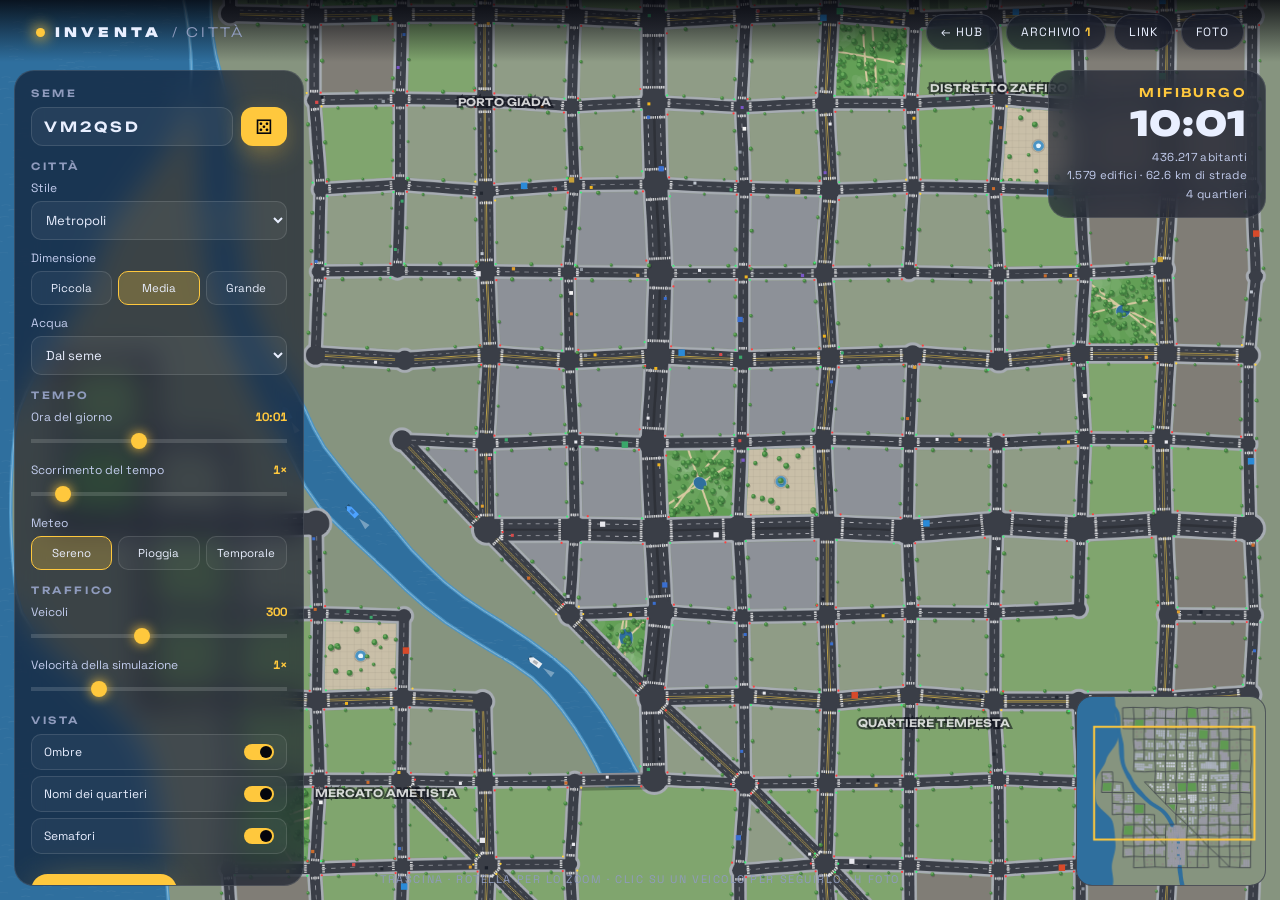
<file: citta.html>
<!doctype html>
<html lang="it">
<head>
<meta charset="utf-8">
<meta name="viewport" content="width=device-width,initial-scale=1,viewport-fit=cover,user-scalable=no">
<meta name="theme-color" content="#05060d">
<title>Inventa · Città</title>
<meta name="description" content="Metropoli procedurali viste dall'alto, con traffico, semafori, giorno, notte e meteo.">
<link rel="icon" href="data:image/svg+xml,%3Csvg xmlns='http://www.w3.org/2000/svg' viewBox='0 0 64 64'%3E%3Crect width='64' height='64' rx='10' fill='%2305060d'/%3E%3Cg fill='%23ffc83d'%3E%3Crect x='8' y='30' width='11' height='26'/%3E%3Crect x='22' y='14' width='13' height='42'/%3E%3Crect x='38' y='24' width='10' height='32'/%3E%3Crect x='51' y='8' width='7' height='48'/%3E%3C/g%3E%3C/svg%3E">
<link rel="preconnect" href="https://fonts.googleapis.com">
<link href="https://fonts.googleapis.com/css2?family=Space+Grotesk:wght@300;400;500;700&family=Unbounded:wght@300;600;900&display=swap" rel="stylesheet">
<link rel="stylesheet" href="shared.css">
<style>
:root{--ac:#ffc83d}
html,body{height:100%;overflow:hidden;touch-action:none}
#cv{position:fixed;inset:0;width:100%;height:100%;display:block;cursor:grab;background:#0a0d18}
#cv.drag{cursor:grabbing}
.panel{background:var(--glass);border:1px solid var(--line);border-radius:20px;backdrop-filter:blur(14px);-webkit-backdrop-filter:blur(14px)}
#ui{position:fixed;left:14px;top:70px;bottom:14px;width:290px;overflow:auto;padding:16px;display:flex;flex-direction:column;gap:14px;z-index:5;transition:transform .4s,opacity .4s}
body.photo #ui,body.photo .top,body.photo #hud,body.photo #mini,body.photo #card,body.photo #hint{opacity:0;pointer-events:none}
#ui h3{font-family:var(--disp);font-weight:600;font-size:10px;letter-spacing:.26em;text-transform:uppercase;color:var(--dim);margin-bottom:8px}
.seedrow{display:flex;gap:8px}
.seedrow input{flex:1;min-width:0;font:inherit;font-family:var(--disp);font-weight:600;letter-spacing:.2em;font-size:14px;text-transform:uppercase;color:var(--ink);background:rgba(255,255,255,.05);border:1px solid var(--line);border-radius:12px;padding:10px 12px;outline:none}
.seedrow input:focus{border-color:var(--ac)}
.dice{width:46px;border-radius:12px;background:var(--ac);color:#05060d;font-size:20px;box-shadow:0 8px 30px -10px var(--ac);transition:transform .25s}
.dice:hover{transform:rotate(25deg) scale(1.08)}
.row{display:flex;flex-direction:column;gap:5px;margin-bottom:10px}
.row:last-child{margin-bottom:0}
.row label{display:flex;justify-content:space-between;font-size:12px;color:#c3cdee}
.row label b{color:var(--ac);font-variant-numeric:tabular-nums}
select{font:inherit;font-size:13px;color:var(--ink);background:rgba(255,255,255,.05);border:1px solid var(--line);border-radius:10px;padding:9px 10px;outline:none;width:100%}
select option{background:#0b0e1e}
input[type=range]{-webkit-appearance:none;appearance:none;height:4px;border-radius:4px;background:rgba(255,255,255,.14);outline:none;width:100%}
input[type=range]::-webkit-slider-thumb{-webkit-appearance:none;width:16px;height:16px;border-radius:50%;background:var(--ac);box-shadow:0 0 12px var(--ac);cursor:pointer;border:0}
input[type=range]::-moz-range-thumb{width:16px;height:16px;border-radius:50%;background:var(--ac);border:0;cursor:pointer}
.seg{display:grid;grid-template-columns:repeat(3,1fr);gap:6px}
.seg.two{grid-template-columns:repeat(2,1fr)}
.seg button{padding:9px 4px;border-radius:10px;border:1px solid var(--line);background:rgba(255,255,255,.04);font-size:11.5px;transition:.2s}
.seg button.on{background:color-mix(in srgb,var(--ac) 26%,transparent);border-color:var(--ac)}
.tg{display:flex;align-items:center;justify-content:space-between;padding:9px 12px;border-radius:10px;border:1px solid var(--line);background:rgba(255,255,255,.04);font-size:12px;margin-bottom:6px;transition:.2s;width:100%}
.tg i{width:30px;height:16px;border-radius:99px;background:rgba(255,255,255,.18);position:relative;transition:.2s}
.tg i::after{content:'';position:absolute;left:2px;top:2px;width:12px;height:12px;border-radius:50%;background:#fff;transition:.2s}
.tg.on i{background:var(--ac)}.tg.on i::after{left:16px;background:#05060d}
.acts{display:flex;gap:8px;flex-wrap:wrap}
.btn.sm{padding:10px 14px;font-size:10.5px}
#hud{position:fixed;right:14px;top:70px;z-index:5;padding:14px 18px;text-align:right;min-width:190px;transition:opacity .4s}
#clock{font-family:var(--disp);font-weight:900;font-size:34px;letter-spacing:.02em;line-height:1}
#cityname{font-family:var(--disp);font-weight:600;font-size:12px;letter-spacing:.2em;text-transform:uppercase;color:var(--ac);margin-bottom:6px}
#stats{margin-top:8px;font-size:11.5px;color:#c3cdee;line-height:1.6;letter-spacing:.03em}
#mini{position:fixed;right:14px;bottom:14px;width:190px;height:190px;border-radius:16px;overflow:hidden;z-index:5;cursor:pointer;transition:opacity .4s;border:1px solid var(--line)}
#mini canvas{position:absolute;inset:0;width:100%;height:100%}
#card{position:fixed;left:50%;bottom:16px;transform:translateX(-50%);z-index:6;padding:12px 16px;min-width:260px;text-align:center;display:none;transition:opacity .4s}
#card b{font-family:var(--disp);font-size:13px;letter-spacing:.06em}
#card small{display:block;color:#c3cdee;margin-top:4px;font-size:12px}
#card .x{position:absolute;right:8px;top:6px;color:var(--dim);font-size:14px}
#hint{position:fixed;left:50%;bottom:14px;transform:translateX(-50%);font-size:11px;letter-spacing:.14em;text-transform:uppercase;color:var(--dim);z-index:4;white-space:nowrap;transition:opacity .4s;pointer-events:none}
#load{position:fixed;inset:0;z-index:20;display:grid;place-items:center;background:#05060d;color:var(--dim);font-family:var(--disp);letter-spacing:.3em;font-size:12px;transition:opacity .6s}
#load.gone{opacity:0;pointer-events:none}
#uiToggle{display:none}
#uiClose{display:none;position:sticky;top:0;align-self:flex-end;z-index:2;width:36px;height:36px;border-radius:50%;background:rgba(255,255,255,.1);border:1px solid var(--line);font-size:15px;margin:-6px -6px -22px 0;flex:none}
#ui,#ui *{touch-action:pan-y}
#ui{overscroll-behavior:contain;-webkit-overflow-scrolling:touch}
input[type=range]{touch-action:pan-y;height:22px;background:linear-gradient(rgba(255,255,255,.14),rgba(255,255,255,.14)) center/100% 4px no-repeat}
#arc{position:fixed;inset:0;z-index:15;display:none;place-items:center;background:rgba(2,4,10,.62);backdrop-filter:blur(4px);padding:14px;touch-action:pan-y}
#arc.open{display:grid}
#arc .box{width:min(760px,100%);max-height:calc(100vh - 28px);overflow:auto;padding:20px;position:relative}
#arc h2{font-family:var(--disp);font-size:16px;letter-spacing:.1em;margin-bottom:12px}
#arc .x{position:absolute;right:12px;top:12px;width:34px;height:34px;border-radius:50%;background:rgba(255,255,255,.08)}
#arcGrid{display:grid;grid-template-columns:repeat(auto-fill,minmax(120px,1fr));gap:10px}
#arcGrid .tile{position:relative;aspect-ratio:1;border-radius:12px;overflow:hidden;border:1px solid var(--line);background:#0a0d18;text-align:left}
#arcGrid .tile:hover{border-color:var(--ac)}
#arcGrid .tile img{width:100%;height:100%;object-fit:cover;display:block}
#arcGrid .tile span{position:absolute;left:0;right:0;bottom:0;padding:16px 8px 6px;font-size:11px;background:linear-gradient(transparent,rgba(0,0,0,.85));line-height:1.3}
#arcGrid .tile .del{position:absolute;right:4px;top:4px;width:22px;height:22px;border-radius:50%;background:rgba(0,0,0,.6);font-size:11px;opacity:.0;transition:.2s}
#arcGrid .tile:hover .del,#arcGrid .tile.sel .del{opacity:1}
#arc .empty{color:var(--dim);font-size:13px;grid-column:1/-1;padding:10px 0}
@media (max-width:900px){
  #ui{left:8px;right:8px;top:auto;bottom:8px;width:auto;max-height:46vh;transform:translateY(calc(100% + 20px))}
  body.ui #ui{transform:none}
  #uiClose{display:block}
  #uiToggle{display:block;position:fixed;left:50%;bottom:12px;transform:translateX(-50%);z-index:6}
  body.ui #uiToggle{display:none}
  #mini{width:120px;height:120px;bottom:60px}
  #hud{top:108px;padding:10px 12px;min-width:140px}#clock{font-size:24px}#stats{display:none}
  #hint{display:none}
}
</style>
</head>
<body>
<canvas id="cv"></canvas>
<header class="top"><a class="brand" href="index.html"><i></i>INVENTA<span class="crumb">/ CITTÀ</span></a><div class="tools"><a class="pill" href="index.html">← Hub</a><button class="pill" id="bArc">Archivio <b id="cnt">0</b></button><button class="pill" id="bLink">Link</button><button class="pill" id="bShot">Foto</button></div></header>
<div id="toast"></div>
<button class="pill" id="uiToggle">Controlli</button>

<aside id="ui" class="panel">
  <button id="uiClose" aria-label="Chiudi controlli">✕</button>
  <div>
    <h3>Seme</h3>
    <div class="seedrow"><input id="seed" maxlength="8" spellcheck="false" autocomplete="off"><button class="dice" id="bDice" title="Nuova città (N)">⚄</button></div>
  </div>
  <div>
    <h3>Città</h3>
    <div class="row"><label>Stile</label><select id="style"></select></div>
    <div class="row"><label>Dimensione</label><div class="seg" id="size"><button data-v="S">Piccola</button><button data-v="M">Media</button><button data-v="L">Grande</button></div></div>
    <div class="row"><label>Acqua</label><select id="water"><option value="auto">Dal seme</option><option value="none">Nessuna</option><option value="river">Fiume</option><option value="sea">Mare</option><option value="lake">Lago</option><option value="both">Fiume e mare</option></select></div>
  </div>
  <div>
    <h3>Tempo</h3>
    <div class="row"><label>Ora del giorno <b id="vTime">10:00</b></label><input type="range" id="time" min="0" max="24" step="0.05" value="10"></div>
    <div class="row"><label>Scorrimento del tempo <b id="vSpd">1×</b></label><input type="range" id="spd" min="0" max="10" step="1" value="1"></div>
    <div class="row"><label>Meteo</label><div class="seg" id="wx"><button data-v="clear">Sereno</button><button data-v="rain">Pioggia</button><button data-v="storm">Temporale</button></div></div>
  </div>
  <div>
    <h3>Traffico</h3>
    <div class="row"><label>Veicoli <b id="vCars">300</b></label><input type="range" id="cars" min="0" max="700" step="10" value="300"></div>
    <div class="row"><label>Velocità della simulazione <b id="vSim">1×</b></label><input type="range" id="sim" min="0" max="4" step="1" value="1"></div>
  </div>
  <div>
    <h3>Vista</h3>
    <button class="tg on" data-t="shadows">Ombre <i></i></button>
    <button class="tg on" data-t="labels">Nomi dei quartieri <i></i></button>
    <button class="tg on" data-t="signals">Semafori <i></i></button>
  </div>
  <div class="acts"><button class="btn sm" id="bExport">⬇ Poster PNG</button></div>
</aside>

<div id="hud" class="panel"><div id="cityname">—</div><div id="clock">10:00</div><div id="stats"></div></div>
<div id="mini" class="panel"><canvas id="miniC"></canvas></div>
<div id="card" class="panel"><button class="x" id="cardX">✕</button><b id="cardT"></b><small id="cardS"></small></div>
<div id="hint">trascina · rotella per lo zoom · clic su un veicolo per seguirlo · H foto</div>
<div id="arc"><div class="panel box"><button class="x" id="arcX">✕</button><h2>Archivio città</h2><div id="arcGrid"></div></div></div>
<div id="load">GENERO LA CITTÀ…</div>

<script>
(()=>{
'use strict';
/* ================================================================ utils */
const $=s=>document.querySelector(s);
const TAU=Math.PI*2;
const clamp=(x,a,b)=>Math.min(b,Math.max(a,x));
const lerp=(a,b,t)=>a+(b-a)*t;
const smooth=(a,b,x)=>{const t=clamp((x-a)/(b-a),0,1);return t*t*(3-2*t);};
function hashStr(s){let h=2166136261;for(let i=0;i<s.length;i++){h^=s.charCodeAt(i);h=Math.imul(h,16777619);}return h>>>0;}
function mulberry32(a){return()=>{a|=0;a=a+0x6D2B79F5|0;let t=Math.imul(a^a>>>15,1|a);t=t+Math.imul(t^t>>>7,61|t)^t;return((t^t>>>14)>>>0)/4294967296;};}
const rngFor=(s,t)=>mulberry32(hashStr(s+'|'+t));
const ri=(r,a,b)=>a+Math.floor(r()*(b-a+1));
const pick=(r,a)=>a[Math.floor(r()*a.length)];
const rr=(r,a,b)=>a+r()*(b-a);
const cap=s=>s.charAt(0).toUpperCase()+s.slice(1);
const newSeed=()=>{let s='';const a='ABCDEFGHJKLMNPQRSTUVWXYZ23456789';for(let i=0;i<6;i++)s+=a[Math.floor(Math.random()*a.length)];return s;};
function toast(m){const t=$('#toast');t.textContent=m;t.classList.add('show');clearTimeout(toast.t);toast.t=setTimeout(()=>t.classList.remove('show'),2300);}
function hsl(h,s,l,a){return a===undefined?`hsl(${h|0} ${Math.round(s*100)}% ${Math.round(l*100)}%)`:`hsla(${h|0},${Math.round(s*100)}%,${Math.round(l*100)}%,${a})`;}
function valueNoise(seed){
  const h=(x,y)=>mulberry32(hashStr(seed+'|'+x+','+y))();
  const cache=new Map();
  const g=(x,y)=>{const k=x*73856093^y*19349663;let v=cache.get(k);if(v===undefined){v=h(x,y);cache.set(k,v);}return v;};
  return (x,y)=>{const xi=Math.floor(x),yi=Math.floor(y),xf=x-xi,yf=y-yi,u=xf*xf*(3-2*xf),v=yf*yf*(3-2*yf);
    return lerp(lerp(g(xi,yi),g(xi+1,yi),u),lerp(g(xi,yi+1),g(xi+1,yi+1),u),v);};
}
/* geometria */
function ptInPoly(x,y,p){let ins=false;for(let i=0,j=p.length-1;i<p.length;j=i++){const a=p[i],b=p[j];if(((a[1]>y)!==(b[1]>y))&&(x<(b[0]-a[0])*(y-a[1])/(b[1]-a[1])+a[0]))ins=!ins;}return ins;}
function segInt(ax,ay,bx,by,cx,cy,dx,dy){
  const d=(bx-ax)*(dy-cy)-(by-ay)*(dx-cx);if(Math.abs(d)<1e-9)return false;
  const t=((cx-ax)*(dy-cy)-(cy-ay)*(dx-cx))/d,u=((cx-ax)*(by-ay)-(cy-ay)*(bx-ax))/d;
  return t>=0&&t<=1&&u>=0&&u<=1;
}
function segHitsPoly(ax,ay,bx,by,p){
  if(ptInPoly(ax,ay,p)||ptInPoly(bx,by,p))return true;
  for(let i=0,j=p.length-1;i<p.length;j=i++)if(segInt(ax,ay,bx,by,p[j][0],p[j][1],p[i][0],p[i][1]))return true;
  return false;
}
function polyArea(p){let a=0;for(let i=0,j=p.length-1;i<p.length;j=i++)a+=(p[j][0]+p[i][0])*(p[j][1]-p[i][1]);return a/2;}
function centroid(p){let x=0,y=0;for(const q of p){x+=q[0];y+=q[1];}return[x/p.length,y/p.length];}
function bboxOf(p){let x0=1e9,y0=1e9,x1=-1e9,y1=-1e9;for(const q of p){if(q[0]<x0)x0=q[0];if(q[0]>x1)x1=q[0];if(q[1]<y0)y0=q[1];if(q[1]>y1)y1=q[1];}return[x0,y0,x1,y1];}
function hull(pts){
  const p=pts.slice().sort((a,b)=>a[0]-b[0]||a[1]-b[1]);
  const cr=(o,a,b)=>(a[0]-o[0])*(b[1]-o[1])-(a[1]-o[1])*(b[0]-o[0]);
  const lo=[];for(const q of p){while(lo.length>=2&&cr(lo[lo.length-2],lo[lo.length-1],q)<=0)lo.pop();lo.push(q);}
  const up=[];for(let i=p.length-1;i>=0;i--){const q=p[i];while(up.length>=2&&cr(up[up.length-2],up[up.length-1],q)<=0)up.pop();up.push(q);}
  lo.pop();up.pop();return lo.concat(up);
}
function lineInt(p1,d1,p2,d2){const c=d1[0]*d2[1]-d1[1]*d2[0];if(Math.abs(c)<1e-6)return null;const t=((p2[0]-p1[0])*d2[1]-(p2[1]-p1[1])*d2[0])/c;return[p1[0]+d1[0]*t,p1[1]+d1[1]*t];}
/* arretramento a distanze diverse per lato (poligono orario/antiorario qualsiasi) */
function insetPoly(pts,dists){
  const n=pts.length,sgn=polyArea(pts)>0?1:-1,lines=[];
  for(let i=0;i<n;i++){
    const a=pts[i],b=pts[(i+1)%n];let dx=b[0]-a[0],dy=b[1]-a[1];const l=Math.hypot(dx,dy)||1;dx/=l;dy/=l;
    const nx=-dy*sgn*-1,ny=dx*sgn*-1;
    lines.push({p:[a[0]+nx*dists[i],a[1]+ny*dists[i]],d:[dx,dy]});
  }
  const out=[];
  for(let i=0;i<n;i++){
    const L0=lines[(i+n-1)%n],L1=lines[i];
    let q=lineInt(L0.p,L0.d,L1.p,L1.d);
    if(!q)q=L1.p;
    const dmax=Math.max(dists[(i+n-1)%n],dists[i])*3.2+4;
    if(Math.hypot(q[0]-pts[i][0],q[1]-pts[i][1])>dmax){const m=[(L0.p[0]+L1.p[0])/2,(L0.p[1]+L1.p[1])/2];q=m;}
    out.push(q);
  }
  return out;
}
/* ================================================================ stili e nomi */
const STYLES={
  metro:{n:'Metropoli',sp:170,jit:.05,warp:0,ground:'#86947f',road:'#3a3e47',walk:'#a7acb3',lane:'#e8e8ee',
    court:{down:'#8d9198',com:'#8f9c86',res:'#80a56e',ind:'#807d76'},
    walls:[[212,.1,.72],[205,.2,.62],[198,.3,.52],[28,.1,.74],[0,0,.82]],roofs:[[210,.06,.46],[0,0,.58],[25,.1,.5]],
    tree:'#41803f',treeL:'#68ab5c',water:['#2f6f9e','#4b94c4']},
  euro:{n:'Città europea',sp:140,jit:.30,warp:46,ground:'#9eaa86',road:'#5a5e64',walk:'#cbc3b2',lane:'#ebe6d8',
    court:{down:'#b6ab9c',com:'#9dab85',res:'#8aa872',ind:'#8d887c'},
    walls:[[34,.42,.82],[28,.38,.74],[40,.3,.7],[12,.42,.72],[48,.38,.8]],roofs:[[12,.62,.46],[18,.56,.5],[8,.5,.4],[24,.52,.56]],
    tree:'#4a8138',treeL:'#7fb35a',water:['#3a7ca8','#5ea0cc']},
  neon:{n:'Neon',sp:180,jit:.03,warp:0,ground:'#242c3f',road:'#161a26',walk:'#2f3855',lane:'#7be8ff',
    court:{down:'#202639',com:'#222b3f',res:'#202c38',ind:'#232634'},
    walls:[[230,.28,.3],[255,.32,.32],[210,.3,.27],[280,.28,.3]],roofs:[[220,.2,.2],[250,.25,.22]],
    tree:'#2b6c68',treeL:'#44e6c4',water:['#1a3a6c','#2e62b0'],neon:true}
};
const SYL=['ba','be','bi','bo','ca','ce','co','da','de','di','do','fa','fe','fi','la','le','li','lo','ma','me','mi','mo','na','ne','ni','no','pa','pe','pi','po','ra','re','ri','ro','sa','se','si','so','ta','te','ti','to','va','ve','vi','vo','za','zo'];
const END=['polis','burgo','mar','gate','ville','ora','ia','ento','ara'];
const DNAMES=['Aurora','Zefiro','Vesta','Lumina','Cenere','Marea','Orione','Tramonto','Alba','Brezza','Ginestra','Quarzo','Argento','Corallo','Ametista','Lunaria','Solaris','Nebula','Tempesta','Faro','Ambra','Giada','Cobalto','Rubino','Smeraldo','Zaffiro'];
const DKIND=['Centro','Porto','Colli','Giardini','Distretto','Rione','Borgo','Quartiere','Parco','Mercato'];
const BNAME=['Aurora','Zefiro','Vesta','Atlante','Meridiana','Polaris','Orione','Cometa','Eclissi','Zenit','Cardine','Orizzonte','Levante','Ponente','Tramontana','Alisei'];
function cityName(r){return cap(pick(r,SYL)+pick(r,SYL)+pick(r,END));}

/* ================================================================ generazione */
const ZONES={
  down:{tw:[34,54],td:[34,52],h:[80,280]},
  com:{tw:[30,48],td:[30,46],h:[26,100]},
  res:{tw:[20,30],td:[24,36],h:[8,30]},
  ind:{tw:[62,110],td:[52,90],h:[6,16]}
};
function genCity(seed,opt){
  const r=rngFor(seed,'city'),st=STYLES[opt.style];
  const S={S:2200,M:3000,L:4000}[opt.size],C=S/2;
  const nz=valueNoise(seed+'|z'),nw=valueNoise(seed+'|w');
  const city={seed,opt,S,st,name:cityName(rngFor(seed,'name')),waters:[],nodes:[],edges:[],blocks:[],buildings:[],parks:[],trees:[],lamps:[],districts:[],boats:[],landmarks:[]};
  /* ---- acqua ---- */
  let wt=opt.water;
  if(wt==='auto')wt=pick(r,['river','river','sea','lake','both','none']);
  if(wt==='river'||wt==='both'){
    const th=r()*Math.PI,u=[Math.cos(th),Math.sin(th)],nrm=[-u[1],u[0]];
    const off=rr(r,-.18,.18)*S,amp=rr(r,.05,.1)*S,fr=TAU/(S*rr(r,.55,.9)),ph=r()*TAU;
    const cen=[];
    for(let t=-S*.8;t<=S*.8;t+=45){const k=amp*Math.sin(t*fr+ph)+off+(nw(t*.004,3)-.5)*60;cen.push([C+u[0]*t+nrm[0]*k,C+u[1]*t+nrm[1]*k,52+nw(t*.01,9)*30]);}
    const L=[],R=[];
    for(let i=0;i<cen.length;i++){
      const a=cen[Math.max(0,i-1)],b=cen[Math.min(cen.length-1,i+1)];
      let dx=b[0]-a[0],dy=b[1]-a[1];const l=Math.hypot(dx,dy)||1;dx/=l;dy/=l;
      L.push([cen[i][0]-dy*cen[i][2]/2,cen[i][1]+dx*cen[i][2]/2]);R.push([cen[i][0]+dy*cen[i][2]/2,cen[i][1]-dx*cen[i][2]/2]);
    }
    city.waters.push({kind:'river',bridge:true,poly:L.concat(R.reverse()),center:cen});
  }
  if(wt==='sea'||wt==='both'){
    const side=ri(r,0,3),base=rr(r,.14,.24)*S,pol=[];
    for(let x=-60;x<=S+60;x+=40){
      const d=base+(nw(x*.003,20)-.5)*S*.12+Math.sin(x*.0032+r()*0)*S*.025;
      pol.push(side===0?[x,S-d]:side===1?[x,d]:side===2?[d,x]:[S-d,x]);
    }
    const far=side===0?[[S+60,S+400],[-60,S+400]]:side===1?[[S+60,-400],[-60,-400]]:side===2?[[-400,S+60],[-400,-60]]:[[S+400,S+60],[S+400,-60]];
    city.waters.push({kind:'sea',bridge:false,poly:pol.concat(far),side});
  }
  if(wt==='lake'){
    const ang=r()*TAU,dist=rr(r,.2,.32)*S,cx=C+Math.cos(ang)*dist,cy=C+Math.sin(ang)*dist,rad=rr(r,.09,.15)*S,pol=[];
    for(let a=0;a<TAU;a+=.2)pol.push([cx+Math.cos(a)*rad*(1+(nw(Math.cos(a)*2+5,Math.sin(a)*2+5)-.5)*.5),cy+Math.sin(a)*rad*(1+(nw(Math.cos(a)*2+9,Math.sin(a)*2+1)-.5)*.5)]);
    city.waters.push({kind:'lake',bridge:false,poly:pol});
  }
  city.waterType=wt;
  const inWater=(x,y,m)=>{for(const w of city.waters){if(ptInPoly(x,y,w.poly))return true;if(m){for(const d of [[m,0],[-m,0],[0,m],[0,-m]])if(ptInPoly(x+d[0],y+d[1],w.poly))return true;}}return false;};
  /* ---- nodi ---- */
  const sp=st.sp*(opt.size==='L'?1.03:1),cols=Math.floor(S/sp)-1;
  const grid=[],ids=[];
  for(let j=0;j<cols;j++){ids.push([]);for(let i=0;i<cols;i++){
    let x=(i+1)*sp+S%sp/2-sp/2*0+ (r()-.5)*2*st.jit*sp,y=(j+1)*sp+(r()-.5)*2*st.jit*sp;
    if(st.warp){x+=(nz(x*.0022,y*.0022)-.5)*st.warp*2;y+=(nz(x*.0022+9,y*.0022+9)-.5)*st.warp*2;}
    x=clamp(x,50,S-50);y=clamp(y,50,S-50);
    if(inWater(x,y,16)){ids[j].push(-1);continue;}
    ids[j].push(city.nodes.length);city.nodes.push({x,y,adj:[],i,j});
  }}
  /* ---- strade ---- */
  const mid=Math.floor(cols/2),addEdge=(a,b,type)=>{
    const A=city.nodes[a],B=city.nodes[b];
    let bridge=false;
    for(const w of city.waters){if(segHitsPoly(A.x,A.y,B.x,B.y,w.poly)){if(!w.bridge)return;bridge=true;}}
    const len=Math.hypot(B.x-A.x,B.y-A.y);if(len<30)return;
    const e={id:city.edges.length,a,b,type,bridge,len,w:type==='highway'?44:type==='art'?30:20,dx:(B.x-A.x)/len,dy:(B.y-A.y)/len};
    e.speed=type==='highway'?112:type==='art'?84:58;
    city.edges.push(e);A.adj.push(e.id);B.adj.push(e.id);
  };
  const artK=opt.size==='S'?3:4;
  for(let j=0;j<cols;j++)for(let i=0;i<cols;i++){
    const a=ids[j][i];if(a<0)continue;
    if(i+1<cols&&ids[j][i+1]>=0){const hw=(j===mid&&st.n!=='Città europea')?'highway':(j%artK===artK-2?'art':'loc');if(hw!=='loc'||r()>(st.n==='Città europea'?.12:.05))addEdge(a,ids[j][i+1],hw);}
    if(j+1<cols&&ids[j+1][i]>=0){const hw=(i===mid&&st.n!=='Città europea')?'highway':(i%artK===artK-2?'art':'loc');if(hw!=='loc'||r()>(st.n==='Città europea'?.12:.05))addEdge(a,ids[j+1][i],hw);}
  }
  /* viali diagonali */
  for(let k=0;k<(opt.size==='S'?1:2);k++){
    let i=ri(r,1,Math.floor(cols/3)),j=ri(r,1,cols-3);const dir=r()<.5?1:-1;
    for(let s=0;s<cols*.7;s++){
      const i2=i+1,j2=j+dir;if(i2>=cols||j2<0||j2>=cols)break;
      const a=ids[j][i],b=ids[j2][i2];
      if(a>=0&&b>=0&&!city.nodes[a].adj.some(e=>{const E=city.edges[e];return E.a===b||E.b===b;}))addEdge(a,b,'art');
      i=i2;j=j2;
    }
  }
  /* componente principale e potatura dei vicoli ciechi */
  {
    const comp=new Int32Array(city.nodes.length).fill(-1);let best=-1,bs=0,cc=0;
    for(let n=0;n<city.nodes.length;n++){if(comp[n]>=0)continue;const q=[n];comp[n]=cc;let sz=0;while(q.length){const x=q.pop();sz++;for(const e of city.nodes[x].adj){const E=city.edges[e],y=E.a===x?E.b:E.a;if(comp[y]<0){comp[y]=cc;q.push(y);}}}if(sz>bs){bs=sz;best=cc;}cc++;}
    const keepN=comp.map(c=>c===best);
    let changed=true;
    const dead=new Set();
    const alive=e=>!dead.has(e.id);
    for(const e of city.edges)if(!keepN[e.a]||!keepN[e.b])dead.add(e.id);
    while(changed){changed=false;for(let n=0;n<city.nodes.length;n++){if(!keepN[n])continue;const deg=city.nodes[n].adj.filter(e=>!dead.has(e)).length;if(deg===1){for(const e of city.nodes[n].adj)dead.add(e);changed=true;}else if(deg===0&&keepN[n]){keepN[n]=false;}}}
    // ricostruzione compatta
    const map=new Int32Array(city.nodes.length).fill(-1),nn=[];
    city.edges.forEach(e=>{if(dead.has(e.id))return;for(const x of [e.a,e.b])if(map[x]<0){map[x]=nn.length;const o=city.nodes[x];nn.push({x:o.x,y:o.y,adj:[],i:o.i,j:o.j});}});
    const ne=[];
    city.edges.forEach(e=>{if(dead.has(e.id))return;const e2={...e,id:ne.length,a:map[e.a],b:map[e.b]};ne.push(e2);nn[e2.a].adj.push(e2.id);nn[e2.b].adj.push(e2.id);});
    city.nodes=nn;city.edges=ne;
  }
  /* ponti: limita */
  const bridges=city.edges.filter(e=>e.bridge);
  if(bridges.length>7){bridges.forEach((e,k)=>{if(k%2===1&&e.type==='loc'&&r()<.55)e.dead=true;});
    const keepE=city.edges.filter(e=>!e.dead);
    if(keepE.length<city.edges.length){
      // ricostruzione (di nuovo, mantenendo la connessione se possibile)
      const nn=city.nodes.map(n=>({x:n.x,y:n.y,adj:[],i:n.i,j:n.j})),ne=[];
      keepE.forEach(e=>{const e2={...e,id:ne.length};ne.push(e2);nn[e2.a].adj.push(e2.id);nn[e2.b].adj.push(e2.id);});
      // controllo connessione
      const seen=new Uint8Array(nn.length);const q=[0];seen[0]=1;let cnt=1;while(q.length){const x=q.pop();for(const e of nn[x].adj){const E=ne[e],y=E.a===x?E.b:E.a;if(!seen[y]){seen[y]=1;cnt++;q.push(y);}}}
      let used=nn.filter(n=>n.adj.length>0).length;
      if(cnt>=used){city.nodes=nn.map(n=>n);city.edges=ne;}
    }
  }
  // elimina nodi senza strade
  {
    const map=new Int32Array(city.nodes.length).fill(-1),nn=[];
    city.nodes.forEach((n,i)=>{if(n.adj.length){map[i]=nn.length;nn.push({x:n.x,y:n.y,adj:[],i:n.i,j:n.j});}});
    const ne=city.edges.map((e,k)=>({...e,id:k,a:map[e.a],b:map[e.b]}));
    ne.forEach(e=>{nn[e.a].adj.push(e.id);nn[e.b].adj.push(e.id);});
    city.nodes=nn;city.edges=ne;
  }
  for(const n of city.nodes){n.rad=0;for(const e of n.adj)n.rad=Math.max(n.rad,city.edges[e].w/2);n.rad+=4;n.deg=n.adj.length;}
  /* ---- facce → isolati ---- */
  const dir=(a,b)=>Math.atan2(city.nodes[b].y-city.nodes[a].y,city.nodes[b].x-city.nodes[a].x);
  const out=city.nodes.map(()=>[]);
  city.edges.forEach(e=>{out[e.a].push({to:e.b,e:e.id,ang:dir(e.a,e.b)});out[e.b].push({to:e.a,e:e.id,ang:dir(e.b,e.a)});});
  out.forEach(l=>l.sort((a,b)=>a.ang-b.ang));
  const visited=new Set(),faces=[];
  for(const e of city.edges)for(const [from,to] of [[e.a,e.b],[e.b,e.a]]){
    const key=from+'>'+to+':'+e.id;if(visited.has(key))continue;
    const poly=[],eds=[];let a=from,b=to,eid=e.id,guard=0,ok=true;
    while(guard++<200){
      const k2=a+'>'+b+':'+eid;if(visited.has(k2)){ok=false;break;}
      visited.add(k2);poly.push([city.nodes[a].x,city.nodes[a].y]);eds.push(eid);
      // prossimo: ruota a sinistra del lato di ritorno
      const lst=out[b];const back=lst.findIndex(o=>o.to===a&&o.e===eid);
      const nx=lst[(back-1+lst.length)%lst.length];
      a=b;b=nx.to;eid=nx.e;
      if(a===from&&b===to&&eid===e.id)break;
    }
    if(ok&&poly.length>=3)faces.push({poly,eds});
  }
  let pos=0,neg=0;faces.forEach(f=>{f.area=polyArea(f.poly);if(f.area>0)pos++;else neg++;});
  const keepSign=pos>neg?1:-1;
  const centerPts=[];
  for(const f of faces){
    if(Math.sign(f.area)!==keepSign)continue;
    const A=Math.abs(f.area);if(A<1800||A>S*S*.3)continue;
    const dists=f.eds.map(id=>city.edges[id].w/2+5.5);
    const ins=insetPoly(f.poly,dists);
    const ia=polyArea(ins);
    if(Math.sign(ia)!==Math.sign(f.area)||Math.abs(ia)<500)continue;
    city.blocks.push({poly:f.poly,ins,area:Math.abs(ia),c:centroid(ins),bbox:bboxOf(ins)});
  }
  /* ---- distretti e zone ---- */
  const land=city.blocks.map(b=>b.c);
  const nCent=st.n==='Città europea'?3:st.n==='Neon'?2:1;
  const cents=[];
  { // centro principale: blocco più vicino al centro del centro
    let bestD=1e9,cb=land[0];for(const c of land){const d=Math.hypot(c[0]-C,c[1]-C);if(d<bestD){bestD=d;cb=c;}}
    cents.push([cb[0]+rr(r,-80,80),cb[1]+rr(r,-80,80),1]);
    for(let k=1;k<nCent;k++){const c=pick(r,land.filter(c=>Math.hypot(c[0]-cents[0][0],c[1]-cents[0][1])>S*.2&&Math.hypot(c[0]-C,c[1]-C)<S*.38)||land);if(c)cents.push([c[0],c[1],.62]);}
  }
  city.cents=cents;
  const R0=S*.46;
  for(const b of city.blocks){
    let dens=0;for(const c of cents){const d=Math.hypot(b.c[0]-c[0],b.c[1]-c[1]);dens=Math.max(dens,c[2]*(1-clamp(d/(R0*(c[2]>.9?1:.55)),0,1)**1.15));}
    dens+= (nz(b.c[0]*.003,b.c[1]*.003)-.5)*.28;
    b.dens=dens;
    const rz=rngFor(seed,'z'+Math.round(b.c[0])+','+Math.round(b.c[1]));
    let z;
    if(rz()<.07+(dens>.5?.03:0)&&b.area>3500)z='park';
    else if(dens>.74)z='down';else if(dens>.46)z='com';else if(dens>.16||nz(b.c[0]*.006,b.c[1]*.006)<.55)z='res';else z='ind';
    if(z==='res'&&dens<.3&&nz(b.c[0]*.01+5,b.c[1]*.01)>.62)z='ind';
    b.zone=z;
  }
  /* distretti (nomi) */
  {
    const k=clamp(Math.round(city.blocks.length/38),4,10);
    const cs=[];const pool=city.blocks.map(b=>b.c);
    cs.push(pool[Math.floor(r()*pool.length)]);
    while(cs.length<k){let best=null,bd=-1;for(const p of pool){let m=1e9;for(const c of cs)m=Math.min(m,Math.hypot(p[0]-c[0],p[1]-c[1]));if(m>bd){bd=m;best=p;}}cs.push(best);}
    const names=new Set();
    cs.forEach((c,i)=>{let nm;for(let t=0;t<20;t++){nm=`${pick(r,DKIND)} ${pick(r,DNAMES)}`;if(!names.has(nm))break;}names.add(nm);city.districts.push({c,name:nm,blocks:[],pop:0});});
    for(const b of city.blocks){let bi=0,bd=1e9;city.districts.forEach((d,i)=>{const dd=Math.hypot(b.c[0]-d.c[0],b.c[1]-d.c[1]);if(dd<bd){bd=dd;bi=i;}});b.district=bi;city.districts[bi].blocks.push(b);}
    city.districts.forEach(d=>{const cc=d.blocks.length?centroid(d.blocks.map(b=>b.c)):d.c;d.lc=cc;});
  }
  /* ---- lotti ed edifici ---- */
  let bid=0;
  const wallPick=rz=>pick(rz,st.walls),roofPick=rz=>pick(rz,st.roofs);
  const specials=[];
  for(const b of city.blocks){
    const rz=rngFor(seed,'b'+Math.round(b.c[0])+','+Math.round(b.c[1]));
    if(b.zone==='park'){
      city.parks.push({poly:b.ins,bbox:b.bbox,c:b.c,kind:rz()<.28?'plaza':'park',seed:hashStr(seed+b.c[0]+b.c[1]),area:b.area});
      b.park=true;continue;
    }
    const Z=ZONES[b.zone];
    // asse principale
    let bl=0,ba=0;for(let i=0;i<b.ins.length;i++){const p=b.ins[i],q=b.ins[(i+1)%b.ins.length],l=Math.hypot(q[0]-p[0],q[1]-p[1]);if(l>bl){bl=l;ba=Math.atan2(q[1]-p[1],q[0]-p[0]);}}
    const cs=Math.cos(-ba),sn=Math.sin(-ba),loc=b.ins.map(p=>[p[0]*cs-p[1]*sn,p[0]*sn+p[1]*cs]);
    const bb=bboxOf(loc),wR=bb[2]-bb[0],hR=bb[3]-bb[1];
    const tw=rr(rz,Z.tw[0],Z.tw[1]),td=rr(rz,Z.td[0],Z.td[1]);
    const nx=Math.max(1,Math.round(wR/tw)),ny=Math.max(1,Math.round(hR/td));
    const cw=wR/nx,chh=hR/ny;
    const inv=(x,y)=>[x*Math.cos(ba)-y*Math.sin(ba),x*Math.sin(ba)+y*Math.cos(ba)];
    for(let iy=0;iy<ny;iy++)for(let ix=0;ix<nx;ix++){
      if(ny>=3&&iy>0&&iy<ny-1&&hR<125&&rz()<.7)continue;
      const g=b.zone==='ind'?3.5:2.2;
      const x0=bb[0]+ix*cw+g,y0=bb[1]+iy*chh+g,x1=bb[0]+(ix+1)*cw-g,y1=bb[1]+(iy+1)*chh-g;
      if(x1-x0<10||y1-y0<10)continue;
      const cn=[[x0,y0],[x1,y0],[x1,y1],[x0,y1]];
      let ok=true;for(const q of cn){if(!ptInPoly(q[0],q[1],loc)){ok=false;break;}}
      if(!ok)continue;
      if(rz()<.045)continue;
      const fp=cn.map(q=>inv(q[0],q[1]));
      const c=centroid(fp);
      const dd=b.dens;
      let h=lerp(Z.h[0],Z.h[1],Math.pow(rz(),b.zone==='down'?.7:1.6)*clamp(.45+dd*.9,.2,1.2));
      if(b.zone==='down'&&dd>.88&&rz()<.18)h*=1.35;
      h=Math.round(clamp(h,5,360));
      const wc=wallPick(rz),rc=roofPick(rz);
      const bd={id:bid++,fp,c,h,zone:b.zone,wc:[wc[0]+rr(rz,-6,6),wc[1],clamp(wc[2]+rr(rz,-.06,.06),.15,.9)],rc:[rc[0]+rr(rz,-5,5),rc[1],clamp(rc[2]+rr(rz,-.05,.05),.1,.8)],
        roof:'flat',seed:hashStr(seed+'b'+bid),district:b.district,w:x1-x0,d:y1-y0};
      if(b.zone==='res'&&h<20&&(st.n==='Città europea'||rz()<.35))bd.roof='gable';
      else if(h>110)bd.roof='tiers';
      else if(rz()<.1)bd.roof='green';
      bd.ang=ba;
      // elementi sul tetto
      bd.units=[];const nu=bd.roof==='gable'?0:ri(rz,0,3);for(let u=0;u<nu;u++)bd.units.push([rr(rz,.15,.85),rr(rz,.15,.85),rr(rz,3,6),rr(rz,3,5)]);
      bd.bb=bboxOf(fp);
      city.buildings.push(bd);b.has=true;
    }
  }
  // edifici speciali: la torre più alta, stadio, cupola
  {
    const dn=city.buildings.filter(b=>b.zone==='down');
    if(dn.length){const t=dn.reduce((a,b)=>a.h>b.h?a:b);t.h=Math.max(t.h,Math.round(city.S*.1));t.roof='tiers';t.landmark='torre';t.antenna=true;}
    const big=city.buildings.filter(b=>b.zone==='res'||b.zone==='com');
    if(big.length){const c=pick(r,big);c.landmark=st.n==='Città europea'?'cattedrale':'palazzo';if(st.n==='Città europea'){c.roof='dome';c.h=Math.max(c.h,34);}}
  }
  city.buildings.forEach(b=>{b.name=`${b.landmark==='torre'?'Torre':b.landmark==='cattedrale'?'Cattedrale':pick(rngFor(seed,'bn'+b.id),b.zone==='ind'?['Magazzino','Officine','Deposito']:b.zone==='res'?['Residenza','Casa','Condominio']:b.zone==='com'?['Palazzo','Centro','Galleria']:['Torre','Grattacielo','Torre'])} ${pick(rngFor(seed,'bm'+b.id),BNAME)}`;
    b.pop=Math.round(b.w*b.d*(b.h/4)*(b.zone==='ind'?.012:b.zone==='res'?.035:.03));city.districts[b.district].pop+=b.pop;});
  /* ---- parchi: alberi ---- */
  for(const p of city.parks){
    const rz=mulberry32(p.seed),n=Math.min(p.kind==='plaza'?70:260,Math.round(p.area/(p.kind==='plaza'?1500:230)));
    p.trees=[];
    for(let k=0;k<n*3&&p.trees.length<n;k++){
      const x=rr(rz,p.bbox[0],p.bbox[2]),y=rr(rz,p.bbox[1],p.bbox[3]);
      if(!ptInPoly(x,y,p.poly))continue;
      p.trees.push([x,y,rr(rz,3.4,6.5)]);
    }
    p.pond=p.kind==='park'&&rz()<.4;
    p.pondR=[rr(rz,10,22),rr(rz,8,16)];
  }
  /* ---- alberi lungo le strade, lampioni ---- */
  const treeRoads=st.n!=='Neon';
  for(const e of city.edges){
    const A=city.nodes[e.a],B=city.nodes[e.b],nxx=-e.dy,nyy=e.dx;
    const step=e.type==='loc'?38:46;
    for(let t=A.rad+14;t<e.len-B.rad-14;t+=step){
      for(const sd of [-1,1]){
        const off=e.w/2+3.2,x=A.x+e.dx*t+nxx*off*sd,y=A.y+e.dy*t+nyy*off*sd;
        if((((t/step)|0)+(sd>0?1:0))%2===0)city.lamps.push([x,y]);
        if(treeRoads&&!e.bridge&&((t/step)|0)%2===(sd>0?0:1)&&e.type!=='highway'){
          const tx=A.x+e.dx*(t+step/2)+nxx*(off+2.5)*sd,ty=A.y+e.dy*(t+step/2)+nyy*(off+2.5)*sd;
          city.trees.push([tx,ty,rr(r,2.6,4)]);
        }
      }
    }
  }
  /* ---- semafori e grafo dedge ---- */
  for(const n of city.nodes){
    n.sig=null;
    if(n.deg>=3){
      const e0=city.edges[n.adj[0]],a0=n===city.nodes[e0.a]?[e0.dx,e0.dy]:[-e0.dx,-e0.dy];
      n.axis=a0;n.sig={off:r()*40,gA:rr(r,7,11),gB:rr(r,7,11),y:1.7,ar:1.1};
    }
  }
  city.dedges=[];
  for(const e of city.edges){
    for(const rev of [false,true]){
      const from=rev?e.b:e.a,to=rev?e.a:e.b,ux=rev?-e.dx:e.dx,uy=rev?-e.dy:e.dy;
      const F=city.nodes[from],T=city.nodes[to];
      const nx=-uy,ny=ux,off=e.w*.26;
      let r1=F.rad,r2=T.rad;if(r1+r2+12>e.len){const k=(e.len-12)/(r1+r2);r1*=k;r2*=k;}
      const sx=F.x+ux*r1+nx*off,sy=F.y+uy*r1+ny*off,ex=T.x-ux*r2+nx*off,ey=T.y-uy*r2+ny*off;
      const d={id:city.dedges.length,e:e.id,from,to,ux,uy,nx,ny,sx,sy,ex,ey,L:Math.hypot(ex-sx,ey-sy),speed:e.speed,type:e.type,w:e.w,bridge:e.bridge,cars:[]};
      const ax=T.axis;d.grp=T.sig?(Math.abs(ux*ax[0]+uy*ax[1])>.7?0:1):0;
      city.dedges.push(d);
    }
  }
  city.nodes.forEach(n=>{n.in=[];n.out=[];n.cars=[];});
  city.dedges.forEach(d=>{city.nodes[d.to].in.push(d.id);city.nodes[d.from].out.push(d.id);});
  /* barche sul fiume */
  const rv=city.waters.find(w=>w.kind==='river');
  if(rv){for(let k=0;k<4;k++)city.boats.push({t:r()*rv.center.length,dir:r()<.5?1:-1,sp:rr(r,.12,.25),col:pick(r,['#e9edf2','#d9453a','#e8c040','#4da3ff'])});}
  /* statistiche */
  city.stats={pop:city.buildings.reduce((a,b)=>a+b.pop,0),b:city.buildings.length,roads:Math.round(city.edges.reduce((a,e)=>a+e.len,0)/10)/100};
  return city;
}

/* ================================================================ rendering statico a chunk */
const CH=256;
const SHIFT=h=>[-h*.06,-h*.22];
const SUN_L=[.55,.45];
const chunkCache=new Map();
let city=null,cityId=0;
const layerCtx=(w,h)=>{const c=document.createElement('canvas');c.width=w;c.height=h;return c;};
function inRect(b,x0,y0,x1,y1){return b[2]>=x0&&b[0]<=x1&&b[3]>=y0&&b[1]<=y1;}
function edgeBox(e){const A=city.nodes[e.a],B=city.nodes[e.b],w=e.w/2+10;return[Math.min(A.x,B.x)-w,Math.min(A.y,B.y)-w,Math.max(A.x,B.x)+w,Math.max(A.y,B.y)+w];}
function polyPath(c,p,dx=0,dy=0){c.beginPath();c.moveTo(p[0][0]+dx,p[0][1]+dy);for(let i=1;i<p.length;i++)c.lineTo(p[i][0]+dx,p[i][1]+dy);c.closePath();}

function prepCity(){
  for(const e of city.edges)e.box=edgeBox(e);
  for(const b of city.buildings){const s=SHIFT(b.h);b.box=[b.bb[0]+Math.min(0,s[0])-3,b.bb[1]+Math.min(0,s[1])-12,b.bb[2]+Math.max(0,s[0])+6,b.bb[3]+Math.max(0,s[1])+6];b.sortY=b.bb[3];}
  city.buildings.sort((a,b)=>a.sortY-b.sortY);
  for(const w of city.waters)w.box=bboxOf(w.poly);
  for(const p of city.parks)p.box=[p.bbox[0]-8,p.bbox[1]-8,p.bbox[2]+8,p.bbox[3]+8];
  for(const b of city.blocks)b.box=b.bbox;
  city.lampsIdx=city.lamps;
  city.maxShadow=city.S*.1*1.6;
  // spatial bucket per lampioni e alberi
  const bucket=(arr)=>{const m=new Map();arr.forEach((p,i)=>{const k=Math.floor(p[0]/CH)+','+Math.floor(p[1]/CH);let l=m.get(k);if(!l){l=[];m.set(k,l);}l.push(i);});return m;};
  city.lampB=bucket(city.lamps);city.treeB=bucket(city.trees);
}
function bucketItems(map,arr,x0,y0,x1,y1){
  const out=[];
  for(let cx=Math.floor((x0)/CH);cx<=Math.floor((x1)/CH);cx++)for(let cy=Math.floor((y0)/CH);cy<=Math.floor((y1)/CH);cy++){const l=map.get(cx+','+cy);if(l)for(const i of l){const p=arr[i];if(p[0]>=x0&&p[0]<=x1&&p[1]>=y0&&p[1]<=y1)out.push(p);}}
  return out;
}
/* ---- Livello A: terreno e strade ---- */
function drawA(c,x0,y0,x1,y1,det){
  const st=city.st;
  c.fillStyle=st.ground;c.fillRect(x0,y0,x1-x0,y1-y0);
  // acqua
  for(const w of city.waters){
    if(!inRect(w.box,x0,y0,x1,y1))continue;
    polyPath(c,w.poly);c.fillStyle=st.water[0];c.fill();
    c.lineJoin='round';c.strokeStyle=st.water[1];c.lineWidth=7;c.stroke();
    c.save();polyPath(c,w.poly);c.clip();
    c.strokeStyle='rgba(255,255,255,.06)';c.lineWidth=1.4;
    const rz=mulberry32(hashStr(city.seed+'w'));
    for(let i=0;i<260;i++){const x=Math.floor(x0/90)*90+rz()*(x1-x0+180)-90,y=y0+rz()*(y1-y0);c.beginPath();c.moveTo(x,y);c.quadraticCurveTo(x+9,y-3,x+18,y);c.stroke();}
    c.restore();
    c.strokeStyle='rgba(235,245,255,.35)';c.lineWidth=2;polyPath(c,w.poly);c.stroke();
  }
  // isolati (cortili)
  for(const b of city.blocks){
    if(!inRect(b.box,x0,y0,x1,y1))continue;
    polyPath(c,b.ins);
    c.fillStyle=b.zone==='park'?'#5e9a52':st.court[b.zone]||st.court.res;
    c.fill();
  }
  // parchi
  for(const p of city.parks){
    if(!inRect(p.box,x0,y0,x1,y1))continue;
    const rz=mulberry32(p.seed);
    polyPath(c,p.poly);c.fillStyle=p.kind==='plaza'?(st.n==='Neon'?'#26304a':'#c9bfa8'):(st.n==='Neon'?'#1d3b3a':'#639f56');c.fill();
    c.save();polyPath(c,p.poly);c.clip();
    if(p.kind==='park'){
      for(let i=0;i<14;i++){c.fillStyle=`rgba(255,255,255,${rr(rz,.03,.08)})`;c.beginPath();c.ellipse(rr(rz,p.bbox[0],p.bbox[2]),rr(rz,p.bbox[1],p.bbox[3]),rr(rz,12,34),rr(rz,8,24),rz()*3,0,TAU);c.fill();}
      // sentieri
      c.strokeStyle=st.n==='Neon'?'#37506a':'#d6c9a0';c.lineWidth=4;c.lineCap='round';
      const cc=p.c;for(let k=0;k<3;k++){const a=rz()*TAU;c.beginPath();c.moveTo(cc[0]+Math.cos(a)*200,cc[1]+Math.sin(a)*200);c.quadraticCurveTo(cc[0]+rr(rz,-30,30),cc[1]+rr(rz,-30,30),cc[0]-Math.cos(a)*200,cc[1]-Math.sin(a)*200);c.stroke();}
      if(p.pond){c.fillStyle=st.water[0];c.beginPath();c.ellipse(p.c[0],p.c[1],p.pondR[0],p.pondR[1],rz()*3,0,TAU);c.fill();c.strokeStyle='rgba(255,255,255,.4)';c.lineWidth=1.6;c.stroke();}
    }else{
      c.strokeStyle='rgba(0,0,0,.08)';c.lineWidth=1;
      for(let gx=Math.floor(p.bbox[0]/14)*14;gx<p.bbox[2];gx+=14){c.beginPath();c.moveTo(gx,p.bbox[1]);c.lineTo(gx,p.bbox[3]);c.stroke();}
      for(let gy=Math.floor(p.bbox[1]/14)*14;gy<p.bbox[3];gy+=14){c.beginPath();c.moveTo(p.bbox[0],gy);c.lineTo(p.bbox[2],gy);c.stroke();}
      c.fillStyle=st.water[1];c.beginPath();c.arc(p.c[0],p.c[1],11,0,TAU);c.fill();c.fillStyle='#e9f6ff';c.beginPath();c.arc(p.c[0],p.c[1],5,0,TAU);c.fill();c.strokeStyle='#a8a090';c.lineWidth=2;c.beginPath();c.arc(p.c[0],p.c[1],13,0,TAU);c.stroke();
    }
    c.restore();
    // alberi del parco
    for(const t of p.trees){if(t[0]<x0-8||t[0]>x1+8||t[1]<y0-8||t[1]>y1+8)continue;treeDraw(c,t[0],t[1],t[2]);}
  }
  // strade: marciapiede, asfalto
  const es=city.edges.filter(e=>inRect(e.box,x0,y0,x1,y1));
  const nodesIn=city.nodes.filter(n=>n.x>x0-60&&n.x<x1+60&&n.y>y0-60&&n.y<y1+60);
  c.lineCap='butt';
  for(const e of es){if(e.bridge)continue;const A=city.nodes[e.a],B=city.nodes[e.b];c.strokeStyle=st.walk;c.lineWidth=e.w+10;c.beginPath();c.moveTo(A.x,A.y);c.lineTo(B.x,B.y);c.stroke();}
  for(const n of nodesIn){c.fillStyle=st.walk;c.beginPath();c.arc(n.x,n.y,n.rad+6,0,TAU);c.fill();}
  for(const e of es){const A=city.nodes[e.a],B=city.nodes[e.b];
    if(e.bridge){c.strokeStyle='rgba(0,0,0,.25)';c.lineWidth=e.w+14;c.beginPath();c.moveTo(A.x+3,A.y+4);c.lineTo(B.x+3,B.y+4);c.stroke();c.strokeStyle='#8d8f96';c.lineWidth=e.w+8;c.beginPath();c.moveTo(A.x,A.y);c.lineTo(B.x,B.y);c.stroke();}
    c.strokeStyle=st.road;c.lineWidth=e.w;c.beginPath();c.moveTo(A.x,A.y);c.lineTo(B.x,B.y);c.stroke();}
  for(const n of nodesIn){c.fillStyle=st.road;c.beginPath();c.arc(n.x,n.y,n.rad,0,TAU);c.fill();}
  // segnaletica
  c.lineCap='butt';
  for(const e of es){
    const A=city.nodes[e.a],B=city.nodes[e.b];
    const ax=A.x+e.dx*A.rad,ay=A.y+e.dy*A.rad,bx=B.x-e.dx*B.rad,by=B.y-e.dy*B.rad;
    if((bx-ax)*e.dx+(by-ay)*e.dy<6)continue;
    const nx=-e.dy,ny=e.dx;
    if(e.type==='highway'){
      c.strokeStyle=st.n==='Neon'?'#0a0d16':'#2e3138';c.lineWidth=5;c.beginPath();c.moveTo(ax,ay);c.lineTo(bx,by);c.stroke();
      c.strokeStyle=st.lane;c.lineWidth=1.1;c.setLineDash([8,10]);
      for(const o of [-e.w*.28,e.w*.28]){c.beginPath();c.moveTo(ax+nx*o,ay+ny*o);c.lineTo(bx+nx*o,by+ny*o);c.stroke();}c.setLineDash([]);
    }else if(e.type==='art'){
      c.strokeStyle='#e8c24a';c.lineWidth=1.1;for(const o of [-1.6,1.6]){c.beginPath();c.moveTo(ax+nx*o,ay+ny*o);c.lineTo(bx+nx*o,by+ny*o);c.stroke();}
      c.strokeStyle='rgba(255,255,255,.55)';c.lineWidth=1;c.setLineDash([7,9]);for(const o of [-e.w*.27,e.w*.27]){c.beginPath();c.moveTo(ax+nx*o,ay+ny*o);c.lineTo(bx+nx*o,by+ny*o);c.stroke();}c.setLineDash([]);
    }else{
      c.strokeStyle=st.lane;c.globalAlpha=.7;c.lineWidth=1.1;c.setLineDash([9,10]);c.beginPath();c.moveTo(ax,ay);c.lineTo(bx,by);c.stroke();c.setLineDash([]);c.globalAlpha=1;
    }
    // strisce pedonali
    for(const [N,sgn] of [[A,1],[B,-1]]){
      if(!N.sig)continue;
      const cx=N.x+e.dx*sgn*(N.rad+4),cy=N.y+e.dy*sgn*(N.rad+4);
      c.fillStyle='rgba(255,255,255,.78)';
      const n=Math.floor(e.w/4.4);
      for(let k=0;k<n;k++){const o=(k-(n-1)/2)*4.4;c.save();c.translate(cx+nx*o,cy+ny*o);c.rotate(Math.atan2(e.dy,e.dx));c.fillRect(-2.6,-1.4,5.2,2.8);c.restore();}
    }
  }
  // alberi stradali
  const trs=bucketItems(city.treeB,city.trees,x0-8,y0-8,x1+8,y1+8);
  for(const t of trs)treeDraw(c,t[0],t[1],t[2]);
}
function treeDraw(c,x,y,r){
  const st=city.st;
  c.fillStyle='rgba(0,0,0,.2)';c.beginPath();c.arc(x+r*.35,y+r*.5,r,0,TAU);c.fill();
  c.fillStyle=st.tree;c.beginPath();c.arc(x,y,r,0,TAU);c.fill();
  c.fillStyle=st.treeL;c.beginPath();c.arc(x-r*.28,y-r*.3,r*.55,0,TAU);c.fill();
}
/* ---- Livello S: ombre ---- */
function drawS(c,x0,y0,x1,y1,sb){
  const tt=sb/12,phi=Math.PI+tt*Math.PI,dx=Math.cos(phi),dy=Math.sin(phi),elev=Math.sin(tt*Math.PI);
  const kk=.14+.86*Math.pow(1-elev,1.6);
  c.fillStyle='rgba(8,12,28,.27)';
  for(const b of city.buildings){
    if(b.h<7)continue;
    const L=b.h*kk*.8;
    const bx=[b.box[0]+Math.min(0,dx*L),b.box[1]+Math.min(0,dy*L),b.box[2]+Math.max(0,dx*L),b.box[3]+Math.max(0,dy*L)];
    if(!inRect(bx,x0,y0,x1,y1))continue;
    const pts=[];for(const p of b.fp){pts.push(p,[p[0]+dx*L,p[1]+dy*L]);}
    const h=hull(pts);polyPath(c,h);c.fill();
  }
  for(const p of city.parks){
    if(!inRect(p.box,x0,y0,x1,y1))continue;
    c.fillStyle='rgba(8,12,28,.22)';
    for(const t of p.trees){c.beginPath();c.ellipse(t[0]+dx*t[2]*1.4,t[1]+dy*t[2]*1.4,t[2]*1.1,t[2]*.9,0,0,TAU);c.fill();}
  }
}
/* ---- Livello B: edifici ---- */
function wallColor(b,n){
  const lit=.58+.36*Math.max(0,n[0]*SUN_L[0]+n[1]*SUN_L[1])-(.1*Math.max(0,-n[0]*SUN_L[0]-n[1]*SUN_L[1]));
  return hsl(b.wc[0],b.wc[1],clamp(b.wc[2]*lit,.06,.95));
}
function boxesOf(b){
  const bx=[];
  if(b.roof==='tiers'){
    const base=b.h*.62;bx.push([b.fp,0,base]);
    const c=b.c;const sc1=.72,sc2=.46;
    const f1=b.fp.map(p=>[c[0]+(p[0]-c[0])*sc1,c[1]+(p[1]-c[1])*sc1]);bx.push([f1,base,b.h*.88]);
    const f2=b.fp.map(p=>[c[0]+(p[0]-c[0])*sc2,c[1]+(p[1]-c[1])*sc2]);bx.push([f2,b.h*.88,b.h]);
  }else bx.push([b.fp,0,b.h]);
  return bx;
}
function eachWall(fp,h0,h1,cb){
  const cen=centroid(fp),s0=SHIFT(h0),s1=SHIFT(h1);
  for(let i=0;i<fp.length;i++){
    const p=fp[i],q=fp[(i+1)%fp.length];
    let dx=q[0]-p[0],dy=q[1]-p[1];const len=Math.hypot(dx,dy);if(len<.1)continue;
    let nx=dy/len,ny=-dx/len;const mx=(p[0]+q[0])/2-cen[0],my=(p[1]+q[1])/2-cen[1];
    if(nx*mx+ny*my<0){nx=-nx;ny=-ny;}
    if(nx*s1[0]+ny*s1[1]>=-.01)continue;
    cb({p,q,nx,ny,len,s0,s1,ux:dx/len,uy:dy/len});
  }
}
function drawBuildingDay(c,b,det){
  const boxes=boxesOf(b);
  for(const [fp,h0,h1] of boxes){
    eachWall(fp,h0,h1,w=>{
      const {p,q,s0,s1}=w;
      c.fillStyle=wallColor(b,[w.nx,w.ny]);
      c.beginPath();c.moveTo(p[0]+s0[0],p[1]+s0[1]);c.lineTo(q[0]+s0[0],q[1]+s0[1]);c.lineTo(q[0]+s1[0],q[1]+s1[1]);c.lineTo(p[0]+s1[0],p[1]+s1[1]);c.closePath();c.fill();
      if(det&&b.h>13&&w.len>9&&city.st.n!=='Neon'||(det&&city.st.n==='Neon'&&w.len>9)){
        // finestre: trasformazione locale (u lungo il muro, v in altezza)
        const hh=h1-h0,nf=Math.max(1,Math.floor(hh/4.2)),nu=Math.max(1,Math.floor((w.len-3)/4.4));
        c.save();
        c.setTransform(c.getTransform().a*1,c.getTransform().b,c.getTransform().c,c.getTransform().d,c.getTransform().e,c.getTransform().f);
        const m=c.getTransform();
        // matrice locale: u -> (ux,uy), v -> (s1-s0)/hh per unità di altezza
        const vx=(s1[0]-s0[0])/hh,vy=(s1[1]-s0[1])/hh;
        c.transform(w.ux,w.uy,vx,vy,p[0]+s0[0],p[1]+s0[1]);
        const gw=(w.len-3)/nu;
        for(let f=0;f<nf;f++){
          const rz=((b.seed+f*7919)>>>0);
          for(let k=0;k<nu;k++){
            const hsh=(rz+k*104729)%97;
            c.fillStyle=hsh<14?'rgba(220,235,255,.34)':'rgba(24,38,64,.5)';
            c.fillRect(1.5+k*gw+gw*.18,1+f*(hh/nf)+.6,gw*.64,(hh/nf)*.5);
          }
        }
        c.restore();
      }
      // spigolo basso
      c.strokeStyle='rgba(0,0,0,.18)';c.lineWidth=.8;c.beginPath();c.moveTo(p[0]+s0[0],p[1]+s0[1]);c.lineTo(q[0]+s0[0],q[1]+s0[1]);c.stroke();
    });
    // tetto
    const s=SHIFT(h1);
    const rc=b.rc;
    polyPath(c,fp,s[0],s[1]);
    if(b.roof==='gable'&&fp===b.fp){
      c.fillStyle=hsl(rc[0],rc[1],rc[2]);c.fill();
      // linea di colmo e due falde
      const [a0,a1,a2,a3]=fp.map(p=>[p[0]+s[0],p[1]+s[1]]);
      const long01=Math.hypot(a1[0]-a0[0],a1[1]-a0[1])>=Math.hypot(a2[0]-a1[0],a2[1]-a1[1]);
      const m1=long01?[(a0[0]+a3[0])/2,(a0[1]+a3[1])/2]:[(a0[0]+a1[0])/2,(a0[1]+a1[1])/2];
      const m2=long01?[(a1[0]+a2[0])/2,(a1[1]+a2[1])/2]:[(a2[0]+a3[0])/2,(a2[1]+a3[1])/2];
      c.fillStyle='rgba(0,0,0,.16)';c.beginPath();
      if(long01){c.moveTo(a3[0],a3[1]);c.lineTo(a2[0],a2[1]);c.lineTo(m2[0],m2[1]);c.lineTo(m1[0],m1[1]);}else{c.moveTo(a1[0],a1[1]);c.lineTo(a2[0],a2[1]);c.lineTo(m2[0],m2[1]);c.lineTo(m1[0],m1[1]);}
      c.closePath();c.fill();
      c.strokeStyle='rgba(255,255,255,.35)';c.lineWidth=1;c.beginPath();c.moveTo(m1[0],m1[1]);c.lineTo(m2[0],m2[1]);c.stroke();
    }else if(b.roof==='green'&&fp===b.fp){c.fillStyle='#6aa04e';c.fill();c.fillStyle='rgba(255,255,255,.12)';c.fill();}
    else if(b.roof==='dome'&&fp===b.fp){
      c.fillStyle=hsl(rc[0],rc[1],rc[2]);c.fill();
      const cc=[b.c[0]+s[0],b.c[1]+s[1]],rad=Math.min(b.w,b.d)*.42;
      const g=c.createRadialGradient(cc[0]-rad*.3,cc[1]-rad*.3,1,cc[0],cc[1],rad);g.addColorStop(0,'#9ee0c8');g.addColorStop(1,'#2f8f78');
      c.fillStyle=g;c.beginPath();c.arc(cc[0],cc[1],rad,0,TAU);c.fill();
    }else{c.fillStyle=hsl(rc[0],rc[1],rc[2]);c.fill();}
    c.strokeStyle='rgba(255,255,255,.28)';c.lineWidth=.9;polyPath(c,fp,s[0],s[1]);c.stroke();
    if(fp===b.fp&&b.roof!=='tiers'&&b.roof!=='gable'&&b.roof!=='dome')for(const u of b.units){
      const cx=lerp(b.fp[0][0],b.fp[2][0],u[0]),cy=lerp(b.fp[0][1],b.fp[2][1],u[1]);
      c.fillStyle='rgba(0,0,0,.22)';c.fillRect(cx+s[0]-u[2]/2+1.4,cy+s[1]-u[3]/2+1.4,u[2],u[3]);
      c.fillStyle='#c4c8cf';c.fillRect(cx+s[0]-u[2]/2,cy+s[1]-u[3]/2,u[2],u[3]);
    }
  }
  if(b.antenna){const s=SHIFT(b.h),c0=[b.c[0]+s[0],b.c[1]+s[1]];c.strokeStyle='#d8dde4';c.lineWidth=1.6;c.beginPath();c.moveTo(c0[0],c0[1]);c.lineTo(c0[0]+s[0]*.25,c0[1]+s[1]*.25-26);c.stroke();}
}
function drawB(c,x0,y0,x1,y1,det){
  for(const b of city.buildings){
    if(!inRect(b.box,x0,y0,x1,y1))continue;
    drawBuildingDay(c,b,det);
  }
}
/* ---- Livello L: luci (notte) ---- */
let lampSprite=null;
function mkSprites(){
  lampSprite=layerCtx(64,64);const g=lampSprite.getContext('2d'),gr=g.createRadialGradient(32,32,0,32,32,32);
  gr.addColorStop(0,'rgba(255,230,160,.95)');gr.addColorStop(.18,'rgba(255,210,120,.5)');gr.addColorStop(1,'rgba(255,190,90,0)');g.fillStyle=gr;g.fillRect(0,0,64,64);
}
const WINC=['#ffe4a0','#ffd486','#fff1c4','#bfe3ff','#ffc07a'];
function drawL(c,x0,y0,x1,y1,det){
  const neon=city.st.neon;
  const lamps=bucketItems(city.lampB,city.lamps,x0-20,y0-20,x1+20,y1+20);
  for(const p of lamps){c.globalAlpha=.85;c.drawImage(lampSprite,p[0]-8,p[1]-8,16,16);}c.globalAlpha=1;
  // luci dei ponti / insegne di strada
  for(const b of city.buildings){
    if(!inRect(b.box,x0,y0,x1,y1))continue;
    const boxes=boxesOf(b);
    // maschera nera (copre le luci dietro)
    c.fillStyle='#000';
    for(const [fp,h0,h1] of boxes){
      eachWall(fp,h0,h1,w=>{const {p,q,s0,s1}=w;c.beginPath();c.moveTo(p[0]+s0[0],p[1]+s0[1]);c.lineTo(q[0]+s0[0],q[1]+s0[1]);c.lineTo(q[0]+s1[0],q[1]+s1[1]);c.lineTo(p[0]+s1[0],p[1]+s1[1]);c.closePath();c.fill();});
      const s=SHIFT(h1);polyPath(c,fp,s[0],s[1]);c.fill();
    }
    const pl=b.zone==='down'?.6:b.zone==='com'?.5:b.zone==='res'?.36:.12;
    const rzb=mulberry32(b.seed);
    for(const [fp,h0,h1] of boxes){
      eachWall(fp,h0,h1,w=>{
        const {p,q,s0,s1}=w,hh=h1-h0,nf=Math.max(1,Math.floor(hh/4.2)),nu=Math.max(1,Math.floor((w.len-3)/4.4));
        if(!det&&hh>3){ // a bassa risoluzione: un'unica sfumatura
          c.fillStyle=`rgba(255,214,140,${.18+pl*.3})`;c.beginPath();c.moveTo(p[0]+s0[0],p[1]+s0[1]);c.lineTo(q[0]+s0[0],q[1]+s0[1]);c.lineTo(q[0]+s1[0],q[1]+s1[1]);c.lineTo(p[0]+s1[0],p[1]+s1[1]);c.closePath();c.fill();return;
        }
        c.save();
        const vx=(s1[0]-s0[0])/hh,vy=(s1[1]-s0[1])/hh;
        c.transform(w.ux,w.uy,vx,vy,p[0]+s0[0],p[1]+s0[1]);
        const gw=(w.len-3)/nu;
        for(let f=0;f<nf;f++)for(let k=0;k<nu;k++){
          if(rzb()>pl)continue;
          c.fillStyle=neon&&rzb()<.35?pick(rzb,['#ff4fd8','#4fe6ff','#9d6bff']):pick(rzb,WINC);
          c.fillRect(1.5+k*gw+gw*.18,1+f*(hh/nf)+.6,gw*.64,(hh/nf)*.5);
        }
        c.restore();
      });
    }
    // insegne al neon sulla base dei palazzi più alti (stile neon e centro)
    if(neon&&(b.zone==='down'||b.zone==='com')){
      const s=SHIFT(b.h);
      const nc=pick(rzb,['#ff4fd8','#4fe6ff','#ffd23d']);c.strokeStyle=nc;c.fillStyle=nc;c.lineWidth=2;
      polyPath(c,b.fp,s[0],s[1]);c.globalAlpha=.16;c.fill();c.globalAlpha=.9;c.stroke();c.globalAlpha=1;
    }
    if(b.h>120){const s=SHIFT(b.h);c.fillStyle='#ff3a3a';c.beginPath();c.arc(b.c[0]+s[0],b.c[1]+s[1]-(b.antenna?26:0),2.4,0,TAU);c.fill();}
  }
  // ponti: luci
  for(const e of city.edges){if(!e.bridge||!inRect(e.box,x0,y0,x1,y1))continue;
    const A=city.nodes[e.a];c.fillStyle='rgba(255,230,170,.9)';
    for(let t=10;t<e.len-10;t+=14)for(const sd of [-1,1]){c.fillRect(A.x+e.dx*t-e.dy*sd*(e.w/2+3)-1,A.y+e.dy*t+e.dx*sd*(e.w/2+3)-1,2,2);}
  }
}
/* ---- cache chunk ---- */
const BUCKETS=[.35,.7,1.4,2.8];
function bucketFor(z){for(const b of BUCKETS)if(z<=b*1.4)return b;return BUCKETS[BUCKETS.length-1];}
function chunkKey(layer,cx,cy,b,extra){return `${cityId}|${layer}|${cx}|${cy}|${b}|${extra||''}`;}
function renderChunk(layer,cx,cy,b,extra){
  const key=chunkKey(layer,cx,cy,b,extra);
  let ch=chunkCache.get(key);
  if(ch){chunkCache.delete(key);chunkCache.set(key,ch);return ch;}
  const M=60,x0=cx*CH-M,y0=cy*CH-M,x1=(cx+1)*CH+M,y1=(cy+1)*CH+M;
  const px=Math.ceil(CH*b);
  const cv=layerCtx(px,px),c=cv.getContext('2d');
  c.scale(b,b);c.translate(-cx*CH,-cy*CH);
  // clip al chunk (con margine per i bordi)
  c.beginPath();c.rect(cx*CH-1,cy*CH-1,CH+2,CH+2);c.clip();
  const det=b>=.7;
  if(layer==='A')drawA(c,x0,y0,x1,y1,det);
  else if(layer==='S')drawS(c,x0-40,y0-40,x1+40,y1+40,+extra);
  else if(layer==='B')drawB(c,x0,y0,x1,y1,det);
  else drawL(c,x0,y0,x1,y1,det);
  chunkCache.set(key,cv);
  if(chunkCache.size>520){const k=chunkCache.keys().next().value;chunkCache.delete(k);}
  return cv;
}
function peekChunk(layer,cx,cy,b,extra){return chunkCache.get(chunkKey(layer,cx,cy,b,extra));}

/* ================================================================ traffico */
const VT={
  car:{len:12,wid:6,w:6},suv:{len:13,wid:6.6,w:3},taxi:{len:12,wid:6,w:1.2},truck:{len:21,wid:7.4,w:.8},bus:{len:26,wid:7.8,w:.9},police:{len:12,wid:6,w:.35},ambulance:{len:15,wid:7,w:.3}
};
const CARCOL=['#d84a4a','#3a6fd0','#e8e8ee','#222730','#8d949e','#e0a030','#3aa66a','#7a56c8','#c0c6cf','#1a1f2a','#cc6b2b'];
let cars=[],simT=0;
function signalState(n,grp,t){
  const s=n.sig;if(!s)return 'g';
  const T=s.gA+s.y+s.ar+s.gB+s.y+s.ar,x=(t+s.off)%T;
  let g0,g1;
  if(x<s.gA){g0='g';g1='r';}else if(x<s.gA+s.y){g0='y';g1='r';}else if(x<s.gA+s.y+s.ar){g0='r';g1='r';}
  else if(x<s.gA+s.y+s.ar+s.gB){g0='r';g1='g';}else if(x<s.gA+s.y+s.ar+s.gB+s.y){g0='r';g1='y';}else{g0='r';g1='r';}
  return grp===0?g0:g1;
}
function connFor(din,dout){
  const key=din.id+'>'+dout.id;
  if(connFor.cache.has(key))return connFor.cache.get(key);
  const p0=[din.ex,din.ey],p2=[dout.sx,dout.sy];
  let p1=lineInt(p0,[din.ux,din.uy],p2,[dout.ux,dout.uy]);
  const mx=(p0[0]+p2[0])/2,my=(p0[1]+p2[1])/2;
  if(!p1||Math.hypot(p1[0]-mx,p1[1]-my)>60)p1=[mx,my];
  let len=0,prev=p0;for(let i=1;i<=8;i++){const t=i/8,x=(1-t)**2*p0[0]+2*(1-t)*t*p1[0]+t*t*p2[0],y=(1-t)**2*p0[1]+2*(1-t)*t*p1[1]+t*t*p2[1];len+=Math.hypot(x-prev[0],y-prev[1]);prev=[x,y];}
  const cr=din.ux*dout.uy-din.uy*dout.ux,dt=din.ux*dout.ux+din.uy*dout.uy;
  const co={key,p0,p1,p2,len:Math.max(len,1),cars:[],turn:dt>.9?'s':cr>0?'r':'l',node:din.to};
  connFor.cache.set(key,co);return co;
}
connFor.cache=new Map();
function connPos(co,s){const t=clamp(s/co.len,0,1),x=(1-t)**2*co.p0[0]+2*(1-t)*t*co.p1[0]+t*t*co.p2[0],y=(1-t)**2*co.p0[1]+2*(1-t)*t*co.p1[1]+t*t*co.p2[1];
  const tx=2*(1-t)*(co.p1[0]-co.p0[0])+2*t*(co.p2[0]-co.p1[0]),ty=2*(1-t)*(co.p1[1]-co.p0[1])+2*t*(co.p2[1]-co.p1[1]);return[x,y,Math.atan2(ty,tx)];}
function route(from,to){
  // Dijkstra sui nodi
  const N=city.nodes.length,dist=new Float64Array(N).fill(1e9),prev=new Int32Array(N).fill(-1),pe=new Int32Array(N).fill(-1);
  const heap=[[0,from]];dist[from]=0;
  const push=x=>{heap.push(x);let i=heap.length-1;while(i>0){const p=(i-1)>>1;if(heap[p][0]<=heap[i][0])break;[heap[p],heap[i]]=[heap[i],heap[p]];i=p;}};
  const pop=()=>{const t=heap[0],l=heap.pop();if(heap.length){heap[0]=l;let i=0;for(;;){let a=i*2+1,b=a+1,m=i;if(a<heap.length&&heap[a][0]<heap[m][0])m=a;if(b<heap.length&&heap[b][0]<heap[m][0])m=b;if(m===i)break;[heap[m],heap[i]]=[heap[i],heap[m]];i=m;}}return t;};
  while(heap.length){const [d,u]=pop();if(d>dist[u])continue;if(u===to)break;
    for(const did of city.nodes[u].out){const D=city.dedges[did];const nd=d+D.L/D.speed*(D.type==='loc'?1.15:1);if(nd<dist[D.to]){dist[D.to]=nd;prev[D.to]=u;pe[D.to]=did;push([nd,D.to]);}}}
  if(prev[to]<0&&from!==to)return null;
  const path=[];let x=to;while(x!==from){path.push(pe[x]);x=prev[x];}
  return path.reverse();
}
function newCar(id,pre){
  const r=Math.random;
  const type=wpickT();
  const vt=VT[type];
  const car={id,type,len:vt.len,wid:vt.wid,col:type==='taxi'?'#f0b520':type==='police'?'#e8ecf2':type==='ambulance'?'#f5f5f5':type==='bus'?pick(r,['#d84a2a','#2a8ad8','#3aa66a']):type==='truck'?pick(r,['#e8e8ee','#c9a23a','#3a6fd0']):pick(r,CARCOL),
    d:null,s:0,v:0,route:[],ri:0,conn:null,cs:0,sf:rr(r,.85,1.1),ph:r()*TAU,brake:false,blink:0};
  const ds=city.dedges;let tries=0;
  while(tries++<40){
    const d=pick(r,ds);
    if(type==='bus'&&d.type==='loc'&&r()<.6)continue;
    const s=rr(r,5,Math.max(6,d.L-5));
    if(d.cars.every(o=>Math.abs(o.s-s)>o.len+car.len+4)){car.d=d;car.s=s;break;}
  }
  if(!car.d)return null;
  car.v=car.d.speed*.5*car.sf;
  d_add(car.d,car);
  planRoute(car);
  return car;
}
function wpickT(){const keys=Object.keys(VT);let s=0;for(const k of keys)s+=VT[k].w;let v=Math.random()*s;for(const k of keys){v-=VT[k].w;if(v<=0)return k;}return 'car';}
function d_add(d,car){d.cars.push(car);}
function d_del(d,car){const i=d.cars.indexOf(car);if(i>=0)d.cars.splice(i,1);}
function planRoute(car){
  const from=car.d.to;
  for(let k=0;k<6;k++){
    const to=Math.floor(Math.random()*city.nodes.length);
    if(to===from)continue;
    const p=route(from,to);
    if(p&&p.length){
      // evita inversione a U immediata
      car.route=p;car.ri=0;car.dest=to;return;
    }
  }
  car.route=[];
}
function leadFor(car){
  // ritorna {gap,v} del veicolo davanti o dell'ostacolo
  let gap=1e9,vl=0;
  if(car.conn){
    for(const o of car.conn.cars){if(o===car)continue;if(o.cs>car.cs){const g=o.cs-car.cs-(o.len+car.len)/2;if(g<gap){gap=g;vl=o.v;}}}
    const ndin=city.dedges[car.route[car.ri]];
    if(ndin){const gl=car.conn.len-car.cs;for(const o of ndin.cars){const g=gl+o.s-(o.len+car.len)/2;if(g<gap){gap=g;vl=o.v;}}}
    // priorità nei nodi
    const node=city.nodes[car.conn.node];
    for(const o of node.cars){if(o===car||o.id>car.id||!o.conn||o.conn===car.conn)continue;
      const pa=connPos(car.conn,car.cs),pb=connPos(o.conn,o.cs);
      const dist=Math.hypot(pa[0]-pb[0],pa[1]-pb[1]);
      if(dist<(o.len+car.len)/2+3){const fwd=Math.cos(pa[2]-Math.atan2(pb[1]-pa[1],pb[0]-pa[0]));if(fwd>-.2){const g=Math.max(.1,dist-(o.len+car.len)/2);if(g<gap){gap=g;vl=0;}}}
    }
  }else{
    const d=car.d;
    for(const o of d.cars){if(o===car)continue;if(o.s>car.s){const g=o.s-car.s-(o.len+car.len)/2;if(g<gap){gap=g;vl=o.v;}}}
    const dist=d.L-car.s;
    if(dist<70){
      const nid=car.route[car.ri];
      const nd=nid!==undefined?city.dedges[nid]:null;
      // semaforo
      const node=city.nodes[d.to];
      if(node.sig){
        const st=signalState(node,d.grp,simT);
        const brk=car.v*car.v/(2*45);
        if(st==='r'||(st==='y'&&brk<dist-2)){const g=dist-car.len/2-3;if(g<gap){gap=Math.max(.2,g);vl=0;}}
      }
      if(nd){
        const co=connFor(d,nd);
        for(const o of co.cars){const g=dist+(co.len-(o.cs))*0+0-(o.len+car.len)/2+o.cs;if(g<gap){gap=g;vl=o.v;}}
        // occupazione del nodo
        if(dist<car.len/2+8){
          const pa=[d.ex,d.ey];
          for(const o of node.cars){const pb=connPos(o.conn,o.cs);if(Math.hypot(pa[0]-pb[0],pa[1]-pb[1])<(o.len+car.len)/2+5&&(o.conn.key!==co.key)){const g=Math.max(.2,dist-car.len/2-2);if(g<gap){gap=g;vl=0;}}}
        }
        let minS=1e9;for(const o of nd.cars)if(o.s<minS)minS=o.s;
        if(minS<car.len+10){const g=Math.max(.2,dist-car.len/2-2);if(g<gap){gap=g;vl=0;}}
        for(const o of nd.cars){const g=dist+o.s-(o.len+car.len)/2;if(g<gap){gap=g;vl=o.v;}}
      }
    }
  }
  return{gap,vl};
}
function stepCar(car,dt){
  const d=car.d;
  const v0=(car.conn?(car.conn.turn==='s'?car.conn.vmax||d.speed:Math.min(d.speed,28)):d.speed)*car.sf*(car.type==='bus'||car.type==='truck'?.85:1);
  const {gap,vl}=leadFor(car);
  const a=34,b=46,T=.55,s0=5;
  const dv=car.v-vl;
  const sStar=s0+Math.max(0,car.v*T+car.v*dv/(2*Math.sqrt(a*b)));
  let acc=a*(1-Math.pow(car.v/v0,4)-Math.pow(sStar/Math.max(.5,gap),2));
  acc=clamp(acc,-70,a);
  car.brake=acc<-8;
  car.v=Math.max(0,car.v+acc*dt);
  if(car.v<.2&&gap>40&&acc>0)car.v=.2;
  const ds=car.v*dt;
  if(car.conn){
    car.cs+=ds;
    if(car.conn.cs_exit===undefined&&car.cs>=car.conn.len){
      // esce sulla nuova corsia
      const nd=city.dedges[car.route[car.ri]];
      const rem=car.cs-car.conn.len;
      const node=city.nodes[car.conn.node];
      const i=car.conn.cars.indexOf(car);if(i>=0)car.conn.cars.splice(i,1);
      const j=node.cars.indexOf(car);if(j>=0)node.cars.splice(j,1);
      car.conn=null;car.d=nd;car.s=rem;d_add(nd,car);car.ri++;
    }
  }else{
    car.s+=ds;
    if(car.s>=d.L){
      if(car.ri>=car.route.length){planRoute(car);}
      const nid=car.route[car.ri];
      if(nid===undefined){car.s=d.L;car.v=0;return;}
      const nd=city.dedges[nid];
      const co=connFor(d,nd);
      d_del(d,car);car.conn=co;car.cs=car.s-d.L;co.cars.push(car);city.nodes[co.node].cars.push(car);
      car.cd=nd;
    }
  }
}
function carPose(car){
  if(car.conn){const p=connPos(car.conn,car.cs);return p;}
  const d=car.d,t=car.s/d.L;return[d.sx+(d.ex-d.sx)*t,d.sy+(d.ey-d.sy)*t,Math.atan2(d.uy,d.ux)];
}
function setCars(n){
  while(cars.length>n){const c=cars.pop();if(c.conn){const i=c.conn.cars.indexOf(c);if(i>=0)c.conn.cars.splice(i,1);const node=city.nodes[c.conn.node],j=node.cars.indexOf(c);if(j>=0)node.cars.splice(j,1);}else d_del(c.d,c);}
  let id=cars.length?Math.max(...cars.map(c=>c.id))+1:1,guard=0;
  while(cars.length<n&&guard++<n*4){const c=newCar(id++);if(c)cars.push(c);}
}

/* ================================================================ vista */
const cv=$('#cv'),ctx=cv.getContext('2d');
const cam={x:0,y:0,z:.6,tz:.6,follow:null};
let VW=0,VH=0,DPR=1;
const P={seed:'',style:'metro',size:'M',water:'auto',time:10,spd:1,wx:'clear',cars:300,sim:1,shadows:true,labels:true,signals:true};
function resize(){DPR=Math.min(window.devicePixelRatio||1,2);VW=innerWidth;VH=innerHeight;cv.width=Math.floor(VW*DPR);cv.height=Math.floor(VH*DPR);}
addEventListener('resize',resize);
const toS=(x,y)=>[(x-cam.x)*cam.z+VW/2,(y-cam.y)*cam.z+VH/2];
const toW=(x,y)=>[(x-VW/2)/cam.z+cam.x,(y-VH/2)/cam.z+cam.y];
function lighting(t){
  const sun=Math.sin((t-6)/12*Math.PI);
  const day=smooth(-.05,.3,sun);
  const night=1-day;
  const dusk=Math.max(0,1-Math.abs(sun)/.3)*(sun>-.2?1:0);
  return{sun,day,night,dusk};
}
const rain=[];for(let i=0;i<500;i++)rain.push([Math.random(),Math.random(),Math.random()]);
let flash=0,flashT=0;
function drawLayer(layer,extra,alpha,blend){
  const b=bucketFor(cam.z*Math.min(DPR,1.5));
  const half=[VW/2/cam.z,VH/2/cam.z];
  const cx0=Math.floor((cam.x-half[0])/CH),cx1=Math.floor((cam.x+half[0])/CH),cy0=Math.floor((cam.y-half[1])/CH),cy1=Math.floor((cam.y+half[1])/CH);
  const maxX=Math.ceil(city.S/CH),maxY=maxX;
  let budget=drawLayer.budget;
  ctx.globalAlpha=alpha;if(blend)ctx.globalCompositeOperation=blend;
  const sz=CH*cam.z;
  for(let cy=Math.max(0,cy0);cy<=Math.min(maxY-1,cy1);cy++)for(let cx=Math.max(0,cx0);cx<=Math.min(maxX-1,cx1);cx++){
    let ch=peekChunk(layer,cx,cy,b,extra);
    if(!ch){
      if(budget>0){ch=renderChunk(layer,cx,cy,b,extra);budget--;}
      else{for(const ob of BUCKETS){if(ob===b)continue;ch=peekChunk(layer,cx,cy,ob,extra);if(ch)break;}}
    }
    if(!ch){if(layer==='A'){const s=toS(cx*CH,cy*CH);ctx.globalAlpha=1;ctx.fillStyle=city.st.ground;ctx.fillRect(s[0],s[1],sz+1,sz+1);ctx.globalAlpha=alpha;}continue;}
    const s=toS(cx*CH,cy*CH);
    ctx.drawImage(ch,s[0],s[1],sz+1,sz+1);
  }
  drawLayer.budget=budget;
  ctx.globalAlpha=1;ctx.globalCompositeOperation='source-over';
}
function drawCars(L){
  const z=cam.z;
  ctx.save();ctx.translate(VW/2,VH/2);ctx.scale(z,z);ctx.translate(-cam.x,-cam.y);
  const vx0=cam.x-VW/2/z-40,vx1=cam.x+VW/2/z+40,vy0=cam.y-VH/2/z-40,vy1=cam.y+VH/2/z+40;
  const night=L.night>.3;
  // semafori
  if(P.signals&&z>.45){
    for(const n of city.nodes){
      if(!n.sig||n.x<vx0||n.x>vx1||n.y<vy0||n.y>vy1)continue;
      for(const id of n.in){const d=city.dedges[id],st=signalState(n,d.grp,simT);
        const x=d.ex+d.nx*(d.w*.26+4),y=d.ey+d.ny*(d.w*.26+4);
        ctx.fillStyle=st==='g'?'#3df07a':st==='y'?'#ffd23d':'#ff4040';ctx.beginPath();ctx.arc(x,y,2.2,0,TAU);ctx.fill();}
    }
  }
  // barche
  for(const bt of city.boats){
    const rv=city.waters.find(w=>w.kind==='river');if(!rv)break;
    const n=rv.center.length,t=((bt.t%n)+n)%n,i=Math.floor(t),f=t-i,a=rv.center[i],b2=rv.center[(i+1)%n];
    const x=lerp(a[0],b2[0],f),y=lerp(a[1],b2[1],f),ang=Math.atan2(b2[1]-a[1],b2[0]-a[0])+(bt.dir<0?Math.PI:0);
    if(x<vx0||x>vx1||y<vy0||y>vy1)continue;
    ctx.save();ctx.translate(x,y);ctx.rotate(ang);
    ctx.fillStyle='rgba(255,255,255,.35)';ctx.beginPath();ctx.moveTo(-20,0);ctx.lineTo(-44,-6);ctx.lineTo(-44,6);ctx.closePath();ctx.fill();
    ctx.fillStyle='rgba(0,0,0,.25)';ctx.fillRect(-13,-4.5,28,10);
    ctx.fillStyle=bt.col;ctx.beginPath();ctx.moveTo(15,0);ctx.lineTo(8,-6);ctx.lineTo(-14,-6);ctx.lineTo(-14,6);ctx.lineTo(8,6);ctx.closePath();ctx.fill();
    ctx.fillStyle='rgba(0,0,0,.25)';ctx.fillRect(-6,-3,10,6);
    ctx.restore();
  }
  // veicoli
  const small=z<.55;
  for(const car of cars){
    const p=carPose(car);
    if(p[0]<vx0||p[0]>vx1||p[1]<vy0||p[1]>vy1)continue;
    if(small){ctx.fillStyle=car.col;const s=Math.max(3,car.len*.5);ctx.fillRect(p[0]-s/2,p[1]-s/2,s,s);continue;}
    ctx.save();ctx.translate(p[0],p[1]);ctx.rotate(p[2]);
    const l=car.len,w=car.wid;
    ctx.fillStyle='rgba(0,0,0,.28)';ctx.fillRect(-l/2+1.4,-w/2+1.8,l,w);
    ctx.fillStyle=car.col;
    if(car.type==='bus'||car.type==='truck'){ctx.fillRect(-l/2,-w/2,l,w);ctx.fillStyle='rgba(255,255,255,.2)';ctx.fillRect(-l/2,-w/2,l,1.2);ctx.fillStyle=car.type==='bus'?'rgba(30,45,70,.7)':'rgba(30,45,70,.8)';
      if(car.type==='bus'){for(let k=0;k<5;k++)ctx.fillRect(-l/2+3+k*4.6,-w/2+1,3.2,w-2);}else ctx.fillRect(l/2-6,-w/2+1,4.4,w-2);}
    else{
      ctx.beginPath();ctx.roundRect?ctx.roundRect(-l/2,-w/2,l,w,2.2):ctx.rect(-l/2,-w/2,l,w);ctx.fill();
      ctx.fillStyle='rgba(20,30,50,.72)';ctx.fillRect(-l*.12,-w/2+1,l*.34,w-2);ctx.fillRect(-l/2+1.4,-w/2+1.3,l*.1,w-2.6);
      ctx.fillStyle='rgba(255,255,255,.22)';ctx.fillRect(-l*.3,-w/2+.8,l*.24,w-1.6);
    }
    if(car.type==='taxi'){ctx.fillStyle='#fff7c0';ctx.fillRect(-1,-1.2,2.4,2.4);}
    if(car.type==='ambulance'){ctx.fillStyle='#e03030';ctx.fillRect(-2,-.7,5,1.4);ctx.fillRect(-.7,-2,1.4,4);}
    if(car.type==='police'||car.type==='ambulance'){const fl=Math.floor(simT*5+car.ph)%2;ctx.fillStyle=fl?'#ff3030':'#3070ff';ctx.fillRect(-1,-w/2+.6,2,w-1.2);}
    if(car.brake){ctx.fillStyle='#ff3030';ctx.fillRect(-l/2-.2,-w/2+.4,1.2,1.7);ctx.fillRect(-l/2-.2,w/2-2.1,1.2,1.7);}
    if(cam.follow===car){ctx.strokeStyle='#fff';ctx.lineWidth=1.4;ctx.strokeRect(-l/2-3,-w/2-3,l+6,w+6);}
    ctx.restore();
  }
  ctx.restore();
}
function drawCarLights(L){
  if(L.night<.2)return;
  const z=cam.z;if(z<.5)return;
  ctx.save();ctx.translate(VW/2,VH/2);ctx.scale(z,z);ctx.translate(-cam.x,-cam.y);ctx.globalCompositeOperation='lighter';
  const vx0=cam.x-VW/2/z-40,vx1=cam.x+VW/2/z+40,vy0=cam.y-VH/2/z-40,vy1=cam.y+VH/2/z+40;
  const wet=P.wx==='clear'?1:1.5;
  for(const car of cars){
    const p=carPose(car);if(p[0]<vx0||p[0]>vx1||p[1]<vy0||p[1]>vy1)continue;
    ctx.save();ctx.translate(p[0],p[1]);ctx.rotate(p[2]);ctx.globalAlpha=Math.min(1,L.night*1.2);
    const l=car.len,w=car.wid;
    // fari anteriori: cono
    const g=ctx.createLinearGradient(l/2,0,l/2+44*wet,0);g.addColorStop(0,'rgba(255,240,200,.55)');g.addColorStop(1,'rgba(255,240,200,0)');
    ctx.fillStyle=g;ctx.beginPath();ctx.moveTo(l/2,-w/2+1);ctx.lineTo(l/2+44*wet,-w*1.5);ctx.lineTo(l/2+44*wet,w*1.5);ctx.lineTo(l/2,w/2-1);ctx.closePath();ctx.fill();
    ctx.fillStyle='rgba(255,250,220,.95)';ctx.fillRect(l/2-1,-w/2+.5,1.8,1.6);ctx.fillRect(l/2-1,w/2-2.1,1.8,1.6);
    // fanali posteriori
    ctx.fillStyle=car.brake?'rgba(255,40,40,1)':'rgba(255,40,40,.75)';ctx.fillRect(-l/2-.5,-w/2+.5,1.6,1.6);ctx.fillRect(-l/2-.5,w/2-2.1,1.6,1.6);
    if(car.brake){ctx.fillStyle='rgba(255,40,40,.35)';ctx.beginPath();ctx.arc(-l/2-2,0,6,0,TAU);ctx.fill();}
    if(car.type==='police'||car.type==='ambulance'){const fl=Math.floor(simT*5+car.ph)%2;ctx.fillStyle=fl?'rgba(255,40,40,.55)':'rgba(60,120,255,.55)';ctx.beginPath();ctx.arc(0,0,13,0,TAU);ctx.fill();}
    ctx.restore();
  }
  // semafori: bagliore
  if(P.signals)for(const n of city.nodes){
    if(!n.sig||n.x<vx0||n.x>vx1||n.y<vy0||n.y>vy1)continue;
    for(const id of n.in){const d=city.dedges[id],st=signalState(n,d.grp,simT);
      const x=d.ex+d.nx*(d.w*.26+4),y=d.ey+d.ny*(d.w*.26+4);
      ctx.globalAlpha=Math.min(1,L.night*1.3);ctx.fillStyle=st==='g'?'rgba(60,255,120,.5)':st==='y'?'rgba(255,210,60,.5)':'rgba(255,60,60,.55)';ctx.beginPath();ctx.arc(x,y,5,0,TAU);ctx.fill();}
  }
  ctx.restore();
}
/* aerei */
const plane={t:-1,x:0,y:0,a:0,v:150,wait:8};
function updatePlane(dt){
  if(plane.t<0){plane.wait-=dt;if(plane.wait<=0){const S=city.S,a=Math.random()*TAU,off=(Math.random()-.5)*S*.6;plane.a=a;plane.x=S/2-Math.cos(a)*S*.8-Math.sin(a)*off;plane.y=S/2-Math.sin(a)*S*.8+Math.cos(a)*off;plane.t=0;plane.v=rr(Math.random,120,190);}return;}
  plane.t+=dt;plane.x+=Math.cos(plane.a)*plane.v*dt;plane.y+=Math.sin(plane.a)*plane.v*dt;
  if(Math.hypot(plane.x-city.S/2,plane.y-city.S/2)>city.S){plane.t=-1;plane.wait=rr(Math.random,16,34);}
}
function drawPlane(L){
  if(plane.t<0)return;
  ctx.save();ctx.translate(VW/2,VH/2);ctx.scale(cam.z,cam.z);ctx.translate(-cam.x,-cam.y);
  const shape=()=>{ctx.beginPath();ctx.moveTo(34,0);ctx.lineTo(8,-4);ctx.lineTo(-4,-34);ctx.lineTo(-10,-34);ctx.lineTo(-6,-4);ctx.lineTo(-26,-3);ctx.lineTo(-30,-11);ctx.lineTo(-34,-11);ctx.lineTo(-32,0);ctx.lineTo(-34,11);ctx.lineTo(-30,11);ctx.lineTo(-26,3);ctx.lineTo(-6,4);ctx.lineTo(-10,34);ctx.lineTo(-4,34);ctx.lineTo(8,4);ctx.closePath();};
  // ombra
  ctx.save();ctx.translate(plane.x+50,plane.y+70);ctx.rotate(plane.a);ctx.globalAlpha=.25*L.day;ctx.fillStyle='#000';shape();ctx.fill();ctx.restore();
  ctx.save();ctx.translate(plane.x,plane.y);ctx.rotate(plane.a);ctx.fillStyle='#f2f4f8';shape();ctx.fill();ctx.fillStyle='rgba(0,0,0,.12)';ctx.fillRect(-6,-1.4,36,2.8);
  if(L.night>.2||true){const bl=Math.floor(simT*1.6)%2;ctx.fillStyle='#ff4040';ctx.fillRect(-10,-35,3,3);ctx.fillStyle='#40ff70';ctx.fillRect(-10,32,3,3);if(bl){ctx.fillStyle='#fff';ctx.fillRect(-33,-1.5,3,3);}}
  ctx.restore();ctx.restore();
}
function drawLabels(L){
  if(!P.labels||cam.z>1.05)return;
  const a=clamp((1.05-cam.z)/.3,0,1)*clamp((cam.z-.12)/.08,0,1);
  ctx.save();ctx.globalAlpha=a*(L.night>.5?.9:.8);
  ctx.font=`600 ${clamp(15/cam.z*.7,11,34)*cam.z*1.0}px Unbounded, sans-serif`;ctx.textAlign='center';ctx.textBaseline='middle';
  for(const d of city.districts){
    const s=toS(d.lc[0],d.lc[1]);if(s[0]<-100||s[0]>VW+100||s[1]<-40||s[1]>VH+40)continue;
    const txt=d.name.toUpperCase();
    ctx.lineWidth=4;ctx.strokeStyle='rgba(5,8,18,.7)';ctx.strokeText(txt,s[0],s[1]);ctx.fillStyle=L.night>.5?'#ffe9b0':'#ffffff';ctx.fillText(txt,s[0],s[1]);
  }
  ctx.restore();
}
function drawWeather(L,dt){
  if(P.wx==='clear')return;
  const heavy=P.wx==='storm'?1:.55;
  // tinta
  ctx.save();ctx.globalCompositeOperation='multiply';ctx.fillStyle=`rgba(${Math.round(255-60*heavy)},${Math.round(255-40*heavy)},${Math.round(255-18*heavy)},1)`;ctx.fillRect(0,0,VW,VH);ctx.restore();
  ctx.save();ctx.strokeStyle=L.night>.5?'rgba(190,210,255,.45)':'rgba(220,235,255,.5)';ctx.lineWidth=1.1;ctx.beginPath();
  const n=Math.round(rain.length*heavy);
  for(let i=0;i<n;i++){const r=rain[i];r[1]=(r[1]+dt*(1.6+r[2]*.9))%1;const x=((r[0]+r[1]*.15)%1)*VW,y=r[1]*VH,l=10+r[2]*14;ctx.moveTo(x,y);ctx.lineTo(x-l*.18,y+l);}
  ctx.stroke();ctx.restore();
  if(P.wx==='storm'){
    flashT-=dt;
    if(flashT<=0){flash=1;flashT=rr(Math.random,4,11);}
    if(flash>0){ctx.fillStyle=`rgba(235,240,255,${flash*.5})`;ctx.fillRect(0,0,VW,VH);flash=Math.max(0,flash-dt*3.2);if(Math.random()<.2)flash=Math.min(1,flash+.25);}
  }
}
function simulate(simDt){
  simT+=simDt;
  const steps=Math.ceil(simDt/.05),h=simDt/steps;
  for(let s=0;s<steps;s++)for(const c of cars)stepCar(c,h);
  for(const b of city.boats){b.t+=b.dir*b.sp*simDt;}
  updatePlane(simDt);
}
let last=performance.now(),tAccum=0,frameN=0;
function frame(now){
  requestAnimationFrame(frame);
  const dtReal=Math.min((now-last)/1000,.1);last=now;
  if(!city)return;
  // tempo
  const spdTab=[0,1,2,4,8,15,30,60,120,240,480];
  if(P.spd>0){P.time=(P.time+dtReal*spdTab[P.spd]/60)%24;}
  // simulazione
  const simDt=dtReal*[0,1,2,3,5][P.sim];
  if(simDt>0)simulate(simDt);
  // camera
  if(cam.follow){const p=carPose(cam.follow);cam.x+=(p[0]-cam.x)*Math.min(1,dtReal*5);cam.y+=(p[1]-cam.y)*Math.min(1,dtReal*5);cam.tz=Math.max(cam.tz,1.6);}
  cam.z+=(cam.tz-cam.z)*Math.min(1,dtReal*9);
  if(!cam.follow){cam.x=clamp(cam.x,-200,city.S+200);cam.y=clamp(cam.y,-200,city.S+200);}
  const L=lighting(P.time);
  ctx.setTransform(DPR,0,0,DPR,0,0);
  ctx.fillStyle='#0a0d18';ctx.fillRect(0,0,VW,VH);
  drawLayer.budget=4;
  drawLayer('A','',1);
  if(P.shadows&&L.day>.12){const sb=clamp(Math.round((P.time-6)/12*12),0,12);drawLayer('S',String(sb),clamp(L.day*1.1,0,1)*(1-L.dusk*.35));}
  drawCars(L);
  drawLayer('B','',1);
  drawPlane(L);
  // illuminazione ambientale (moltiplicazione)
  {
    const nc=[.19,.25,.46],dc=[1,.8,.62],k=L.night,du=L.dusk;
    let r=lerp(1,nc[0],k),g=lerp(1,nc[1],k),b=lerp(1,nc[2],k);
    r=lerp(r,dc[0],du*.6*(1-k*.5));g=lerp(g,dc[1],du*.6*(1-k*.5));b=lerp(b,dc[2],du*.6*(1-k*.5));
    ctx.save();ctx.globalCompositeOperation='multiply';ctx.fillStyle=`rgb(${Math.round(r*255)},${Math.round(g*255)},${Math.round(b*255)})`;ctx.fillRect(0,0,VW,VH);ctx.restore();
  }
  if(L.night>.05){
    drawLayer('L','',clamp(L.night*1.25,0,1)*(P.wx==='clear'?1:1.18),'lighter');
    drawCarLights(L);
  }
  drawLabels(L);
  drawWeather(L,dtReal);
  // HUD
  if((frameN++&7)===0){
    const hh=Math.floor(P.time),mm=Math.floor((P.time-hh)*60);
    $('#clock').textContent=`${String(hh).padStart(2,'0')}:${String(mm).padStart(2,'0')}`;
    $('#vTime').textContent=$('#clock').textContent;
    if(P.spd>0)$('#time').value=P.time;
    drawMiniView();
    updateCard();
  }
}

/* ================================================================ minimappa */
const mini=$('#miniC'),mctx=mini.getContext('2d');
let miniBase=null;
function buildMini(){
  const s=190*Math.min(window.devicePixelRatio||1,2);mini.width=s;mini.height=s;
  const k=s/city.S,c=mctx;
  c.fillStyle=city.st.ground;c.fillRect(0,0,s,s);
  for(const w of city.waters){c.beginPath();w.poly.forEach((p,i)=>{i?c.lineTo(p[0]*k,p[1]*k):c.moveTo(p[0]*k,p[1]*k);});c.closePath();c.fillStyle=city.st.water[0];c.fill();}
  for(const p of city.parks){c.beginPath();p.poly.forEach((q,i)=>{i?c.lineTo(q[0]*k,q[1]*k):c.moveTo(q[0]*k,q[1]*k);});c.closePath();c.fillStyle='#5f9a52';c.fill();}
  c.strokeStyle=city.st.road;c.lineWidth=Math.max(.6,1.2*k*10);c.beginPath();
  for(const e of city.edges){const A=city.nodes[e.a],B=city.nodes[e.b];c.moveTo(A.x*k,A.y*k);c.lineTo(B.x*k,B.y*k);}c.stroke();
  for(const b of city.buildings){c.fillStyle=b.zone==='down'?'#c8ccd8':b.zone==='com'?'#aeb4c4':b.zone==='ind'?'#8a8880':'#9a9aa6';c.fillRect(b.c[0]*k-1,b.c[1]*k-1,2,2);}
  miniBase=c.getImageData(0,0,s,s);
}
function drawMiniView(){
  if(!miniBase)return;
  mctx.putImageData(miniBase,0,0);
  const s=mini.width,k=s/city.S;
  mctx.strokeStyle='#ffc83d';mctx.lineWidth=2;
  mctx.strokeRect((cam.x-VW/2/cam.z)*k,(cam.y-VH/2/cam.z)*k,VW/cam.z*k,VH/cam.z*k);
}
$('#mini').addEventListener('pointerdown',e=>{
  const r=$('#mini').getBoundingClientRect();cam.follow=null;
  cam.x=(e.clientX-r.left)/r.width*city.S;cam.y=(e.clientY-r.top)/r.height*city.S;
});

/* ================================================================ interazione */
let drag=null,pinch=null;
const pointers=new Map();
cv.addEventListener('pointerdown',e=>{
  cv.setPointerCapture(e.pointerId);pointers.set(e.pointerId,[e.clientX,e.clientY]);
  if(pointers.size===1){drag={x:e.clientX,y:e.clientY,cx:cam.x,cy:cam.y,moved:false};cv.classList.add('drag');}
  else if(pointers.size===2){const [a,b]=[...pointers.values()];pinch={d:Math.hypot(a[0]-b[0],a[1]-b[1]),z:cam.tz};drag=null;}
});
cv.addEventListener('pointermove',e=>{
  if(!pointers.has(e.pointerId))return;pointers.set(e.pointerId,[e.clientX,e.clientY]);
  if(pinch&&pointers.size===2){const [a,b]=[...pointers.values()];const d=Math.hypot(a[0]-b[0],a[1]-b[1]);cam.tz=clamp(pinch.z*d/pinch.d,.12,4);return;}
  if(!drag)return;
  const dx=e.clientX-drag.x,dy=e.clientY-drag.y;if(Math.abs(dx)+Math.abs(dy)>4){drag.moved=true;cam.follow=null;}
  if(drag.moved){cam.x=drag.cx-dx/cam.z;cam.y=drag.cy-dy/cam.z;}
});
const up=e=>{pointers.delete(e.pointerId);if(pointers.size<2)pinch=null;if(pointers.size===0){cv.classList.remove('drag');if(drag&&!drag.moved)clickAt(e.clientX,e.clientY);drag=null;}};
cv.addEventListener('pointerup',up);cv.addEventListener('pointercancel',e=>{pointers.delete(e.pointerId);drag=null;pinch=null;cv.classList.remove('drag');});
cv.addEventListener('wheel',e=>{
  e.preventDefault();
  const w0=toW(e.clientX,e.clientY);
  cam.tz=clamp(cam.tz*Math.exp(-e.deltaY*.0015),.12,4);
  cam.z=cam.tz;
  const w1=toW(e.clientX,e.clientY);
  cam.x+=w0[0]-w1[0];cam.y+=w0[1]-w1[1];
},{passive:false});
function clickAt(px,py){
  const w=toW(px,py);
  // veicolo
  let best=null,bd=(14/cam.z)**2+80;
  for(const c of cars){const p=carPose(c),d=(p[0]-w[0])**2+(p[1]-w[1])**2;if(d<bd){bd=d;best=c;}}
  if(best&&cam.z>.4){cam.follow=best;showCar(best);return;}
  cam.follow=null;
  // edificio
  let hit=null;
  for(let i=city.buildings.length-1;i>=0;i--){const b=city.buildings[i];if(w[0]<b.box[0]||w[0]>b.box[2]||w[1]<b.box[1]||w[1]>b.box[3])continue;
    const s=SHIFT(b.h);const pts=[];for(const p of b.fp)pts.push(p,[p[0]+s[0],p[1]+s[1]]);if(ptInPoly(w[0],w[1],hull(pts))){hit=b;break;}}
  if(hit){showBuilding(hit);return;}
  const d=city.districts.reduce((a,b)=>Math.hypot(a.lc[0]-w[0],a.lc[1]-w[1])<Math.hypot(b.lc[0]-w[0],b.lc[1]-w[1])?a:b);
  showCard(d.name,`${d.blocks.length} isolati · circa ${d.pop.toLocaleString('it-IT')} abitanti`);
}
const CARN={car:'Berlina',suv:'SUV',taxi:'Taxi',truck:'Camion',bus:'Autobus',police:'Polizia',ambulance:'Ambulanza'};
let cardCar=null;
function showCard(t,s){cardCar=null;$('#cardT').textContent=t;$('#cardS').textContent=s;$('#card').style.display='block';}
function showCar(c){cardCar=c;$('#card').style.display='block';updateCard();}
function updateCard(){
  if(!cardCar)return;
  const c=cardCar;
  const dn=c.dest!==undefined?city.districts.reduce((a,b)=>{const n=city.nodes[c.dest];return Math.hypot(a.lc[0]-n.x,a.lc[1]-n.y)<Math.hypot(b.lc[0]-n.x,b.lc[1]-n.y)?a:b;}).name:'—';
  $('#cardT').textContent=`${CARN[c.type]} · ${Math.round(c.v*.7)} km/h`;
  $('#cardS').textContent=`In direzione ${dn}`;
}
function showBuilding(b){
  const z={down:'Direzionale',com:'Commerciale',res:'Residenziale',ind:'Industriale'}[b.zone];
  showCard(b.name,`${z} · ${b.h} m · ${b.pop.toLocaleString('it-IT')} persone · ${city.districts[b.district].name}`);
}
$('#cardX').onclick=()=>{$('#card').style.display='none';cam.follow=null;cardCar=null;};
addEventListener('keydown',e=>{
  if(e.target.matches('input,select'))return;
  const k=e.key.toLowerCase(),st=40/cam.z;
  if(k==='h'){document.body.classList.toggle('photo');}
  if(e.key==='Escape'){arcOpen(false);document.body.classList.remove('ui');}
  else if(k==='n'||k===' '){e.preventDefault();$('#bDice').click();}
  else if(k==='+'||k==='=')cam.tz=clamp(cam.tz*1.25,.12,4);
  else if(k==='-')cam.tz=clamp(cam.tz/1.25,.12,4);
  else if(k==='arrowleft'||k==='a'){cam.x-=st;cam.follow=null;}else if(k==='arrowright'||k==='d'){cam.x+=st;cam.follow=null;}
  else if(k==='arrowup'||k==='w'){cam.y-=st;cam.follow=null;}else if(k==='arrowdown'||k==='s'){cam.y+=st;cam.follow=null;}
  else if(k==='escape'){$('#cardX').click();document.body.classList.remove('photo');}
});

/* ================================================================ UI e ciclo vita */
function rebuild(keepCam){
  $('#load').classList.remove('gone');
  setTimeout(()=>{
    const t0=performance.now();
    city=genCity(P.seed,{style:P.style,size:P.size,water:P.water});
    prepCity();cityId++;chunkCache.clear();connFor.cache.clear();cars=[];plane.t=-1;plane.wait=6;
    mkSprites();
    setCars(P.cars);
    buildMini();
    if(!keepCam){cam.follow=null;cam.x=city.cents[0][0];cam.y=city.cents[0][1];cam.z=cam.tz=city.opt.size==='L'?.4:.5;}
    $('#cityname').textContent=city.name;
    $('#stats').innerHTML=`${city.stats.pop.toLocaleString('it-IT')} abitanti<br>${city.stats.b.toLocaleString('it-IT')} edifici · ${city.stats.roads} km di strade<br>${city.districts.length} quartieri`;
    $('#card').style.display='none';cardCar=null;
    $('#load').classList.add('gone');
    writeHash();arcAdd();
    window.__gen=Math.round(performance.now()-t0);
  },30);
}
function writeHash(){try{history.replaceState(null,'',`#${P.seed}&y=${P.style}&z=${P.size}&w=${P.water}&t=${P.time.toFixed(1)}&c=${P.cars}`);}catch(e){}}
function readHash(){
  const h=location.hash.slice(1);if(!h)return false;
  const parts=h.split('&'),seed=parts[0].toUpperCase();if(!/^[A-Z0-9]{4,8}$/.test(seed))return false;
  P.seed=seed;
  parts.slice(1).forEach(x=>{const [k,v]=x.split('=');
    if(k==='y'&&STYLES[v])P.style=v;else if(k==='z'&&['S','M','L'].includes(v))P.size=v;
    else if(k==='w'&&['auto','none','river','sea','lake','both'].includes(v))P.water=v;
    else if(k==='t'&&+v>=0&&+v<24)P.time=+v;else if(k==='c'&&+v>=0&&+v<=700)P.cars=+v;});
  return true;
}
function syncUi(){
  $('#seed').value=P.seed;$('#style').value=P.style;$('#water').value=P.water;
  document.querySelectorAll('#size button').forEach(b=>b.classList.toggle('on',b.dataset.v===P.size));
  document.querySelectorAll('#wx button').forEach(b=>b.classList.toggle('on',b.dataset.v===P.wx));
  $('#time').value=P.time;$('#cars').value=P.cars;$('#vCars').textContent=P.cars;
  $('#spd').value=P.spd;$('#sim').value=P.sim;
  $('#vSpd').textContent=P.spd===0?'ferma':['','1×','2×','4×','8×','15×','30×','60×','120×','240×','480×'][P.spd];
  $('#vSim').textContent=P.sim===0?'ferma':['','1×','2×','3×','5×'][P.sim];
}
(()=>{const s=$('#style');Object.keys(STYLES).forEach(k=>{const o=document.createElement('option');o.value=k;o.textContent=STYLES[k].n;s.appendChild(o);});})();
$('#style').onchange=e=>{P.style=e.target.value;rebuild(true);};
$('#water').onchange=e=>{P.water=e.target.value;rebuild(true);};
document.querySelectorAll('#size button').forEach(b=>b.onclick=()=>{P.size=b.dataset.v;syncUi();rebuild(false);});
document.querySelectorAll('#wx button').forEach(b=>b.onclick=()=>{P.wx=b.dataset.v;syncUi();});
$('#time').addEventListener('input',e=>{P.time=+e.target.value;});
$('#spd').addEventListener('input',e=>{P.spd=+e.target.value;syncUi();});
$('#sim').addEventListener('input',e=>{P.sim=+e.target.value;syncUi();});
$('#cars').addEventListener('input',e=>{P.cars=+e.target.value;$('#vCars').textContent=P.cars;});
$('#cars').addEventListener('change',e=>{if(city){setCars(P.cars);writeHash();}});
document.querySelectorAll('.tg').forEach(b=>b.onclick=()=>{const k=b.dataset.t;P[k]=!P[k];b.classList.toggle('on',P[k]);});
$('#bDice').onclick=()=>{P.seed=newSeed();syncUi();rebuild(false);};
$('#seed').addEventListener('change',e=>{const v=e.target.value.trim().toUpperCase().replace(/[^A-Z0-9]/g,'');if(v.length>=4){P.seed=v;rebuild(false);}else e.target.value=P.seed;});
$('#bLink').onclick=async()=>{writeHash();try{await navigator.clipboard.writeText(location.href);toast('Link copiato · '+city.name);}catch(e){prompt('Copia il link:',location.href);}};
$('#bShot').onclick=()=>{document.body.classList.add('photo');setTimeout(async()=>{
  cv.toBlob(b=>{const a=document.createElement('a');a.href=URL.createObjectURL(b);a.download=`citta-${P.seed}.png`;document.body.appendChild(a);a.click();setTimeout(()=>{URL.revokeObjectURL(a.href);a.remove();},500);document.body.classList.remove('photo');toast('Foto salvata');});
},160);};
$('#bExport').onclick=async()=>{
  toast('Preparo il poster…');
  await new Promise(r=>setTimeout(r,50));
  const px=2400,k=px/city.S,out=document.createElement('canvas');out.width=out.height=px;const c=out.getContext('2d');
  c.scale(k,k);
  c.fillStyle=city.st.ground;c.fillRect(0,0,city.S,city.S);
  drawA(c,-80,-80,city.S+80,city.S+80,true);
  const L=lighting(P.time);
  if(P.shadows&&L.day>.12)drawS(c,-80,-80,city.S+80,city.S+80,clamp(Math.round((P.time-6)/12*12),0,12));
  drawB(c,-80,-80,city.S+80,city.S+80,true);
  c.setTransform(1,0,0,1,0,0);
  out.toBlob(b=>{const a=document.createElement('a');a.href=URL.createObjectURL(b);a.download=`citta-${P.seed}-poster.png`;document.body.appendChild(a);a.click();setTimeout(()=>{URL.revokeObjectURL(a.href);a.remove();},500);toast('Poster scaricato');});
};

/* ---- archivio delle città create ---- */
const lsGet=(k,d)=>{try{const v=localStorage.getItem(k);return v?JSON.parse(v):d;}catch(e){return d;}};
const lsSet=(k,v)=>{try{localStorage.setItem(k,JSON.stringify(v));}catch(e){}};
let archive=lsGet('inventa.citta.archive',[]);
const arcKey=o=>[o.seed,o.style,o.size,o.water].join('|');
function arcAdd(){
  const o={seed:P.seed,style:P.style,size:P.size,water:P.water,name:city.name,thumb:null};
  const i=archive.findIndex(a=>arcKey(a)===arcKey(o));
  if(i>=0){o.thumb=archive[i].thumb;archive.splice(i,1);}
  archive.unshift(o);if(archive.length>48)archive.length=48;
  arcThumb(o);lsSet('inventa.citta.archive',archive);$('#cnt').textContent=archive.length;
}
function arcThumb(o){
  try{const f=document.createElement('canvas');f.width=miniBase.width;f.height=miniBase.height;f.getContext('2d').putImageData(miniBase,0,0);const t=document.createElement('canvas');t.width=t.height=112;t.getContext('2d').drawImage(f,0,0,112,112);o.thumb=t.toDataURL('image/jpeg',.7);}catch(e){}
}
function arcOpen(open){
  const a=$('#arc');if(open===undefined)open=!a.classList.contains('open');a.classList.toggle('open',open);
  if(!open)return;const g=$('#arcGrid');g.innerHTML='';
  if(!archive.length){g.innerHTML='<div class="empty">Ancora nessuna città. Inventane una.</div>';return;}
  archive.forEach((a2,i)=>{const b=document.createElement('div');b.className='tile';b.tabIndex=0;
    b.innerHTML=`${a2.thumb?`<img alt="" src="${a2.thumb}">`:''}<span><b>${a2.name}</b><br>${(STYLES[a2.style]||{}).n||a2.style} · ${a2.size}</span><button class="del" title="Elimina">✕</button>`;
    b.onclick=e=>{if(e.target.closest('.del')){archive.splice(i,1);lsSet('inventa.citta.archive',archive);$('#cnt').textContent=archive.length;arcOpen(true);return;}
      P.seed=a2.seed;P.style=a2.style;P.size=a2.size;P.water=a2.water;arcOpen(false);syncUi();rebuild(false);};
    g.appendChild(b);});
}
$('#bArc').onclick=()=>arcOpen();$('#arcX').onclick=()=>arcOpen(false);
$('#arc').addEventListener('pointerdown',e=>{if(e.target.id==='arc')arcOpen(false);});
$('#cnt').textContent=archive.length;
$('#uiClose').onclick=()=>document.body.classList.remove('ui');
cv.addEventListener('pointerdown',()=>{if(innerWidth<=900)document.body.classList.remove('ui');});
$('#uiToggle').onclick=()=>document.body.classList.add('ui');
document.querySelector('.top').addEventListener('click',e=>{if(e.target.closest('.brand'))return;document.body.classList.remove('ui');});

/* ---- avvio ---- */
resize();
if(!readHash())P.seed=newSeed();
syncUi();
requestAnimationFrame(frame);
rebuild(false);
window.__city={P,get city(){return city;},get cars(){return cars;},cam,genCity,chunkCache,setCars,rebuild,lighting,stepCar,simulate,leadFor,signalState,carPose,get simT(){return simT;}};
})();
</script>
</body>
</html>
</file>
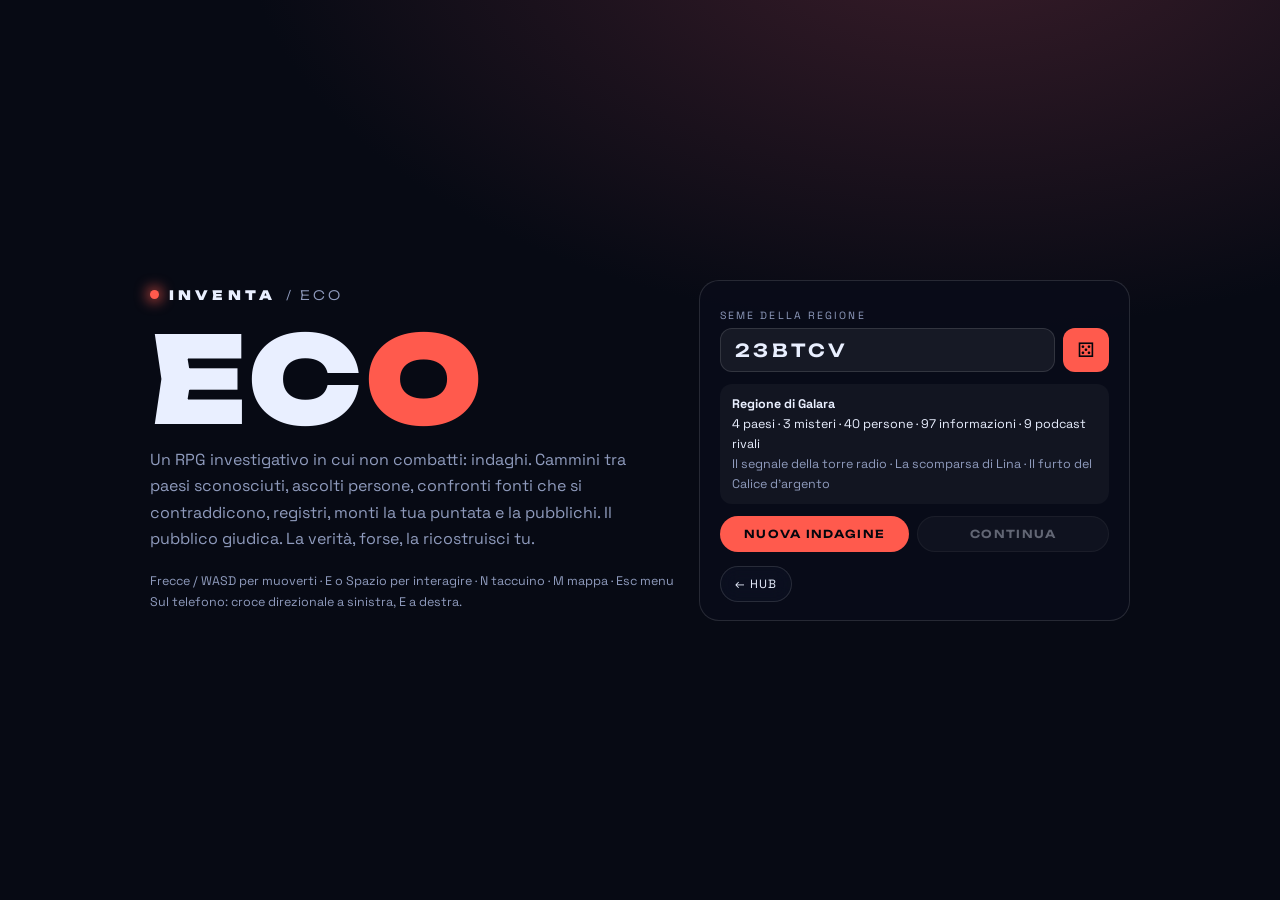
<file: eco.html>
<!doctype html>
<html lang="it">
<head>
<meta charset="utf-8">
<meta name="viewport" content="width=device-width,initial-scale=1,maximum-scale=1,user-scalable=no,viewport-fit=cover">
<meta name="theme-color" content="#05060d">
<title>Inventa · Eco</title>
<meta name="description" content="Un RPG investigativo procedurale: indaga su misteri, intervista persone, registra e monta il tuo podcast, ricostruisci la verità.">
<link rel="icon" href="data:image/svg+xml,%3Csvg xmlns='http://www.w3.org/2000/svg' viewBox='0 0 64 64'%3E%3Crect width='64' height='64' rx='10' fill='%2305060d'/%3E%3Crect x='24' y='8' width='16' height='30' rx='8' fill='%23ff5a4d'/%3E%3Cpath d='M14 30a18 18 0 0 0 36 0M32 48v10' stroke='%23ffc83d' stroke-width='4' fill='none'/%3E%3C/svg%3E">
<link rel="preconnect" href="https://fonts.googleapis.com">
<link href="https://fonts.googleapis.com/css2?family=Space+Grotesk:wght@300;400;500;700&family=Unbounded:wght@300;600;900&display=swap" rel="stylesheet">
<link rel="stylesheet" href="shared.css">
<style>
:root{--ac:#ff5a4d;--gl:rgba(10,12,26,.88)}
html,body{height:100%;overflow:hidden;overscroll-behavior:none;touch-action:manipulation;user-select:none;-webkit-user-select:none}
#cv{position:fixed;inset:0;display:block;background:#0b0d18;image-rendering:pixelated;touch-action:none}
.hide{display:none!important}.dim{color:var(--dim)}.sm{font-size:11.5px}
.good{color:#4dff9a}.bad{color:#ff7a6d}
#hud{position:fixed;left:0;right:0;top:0;z-index:5;display:flex;justify-content:space-between;align-items:flex-start;padding:max(10px,env(safe-area-inset-top)) 12px 0;pointer-events:none}
.chips2{display:flex;gap:6px;flex-wrap:wrap}
.hc{background:var(--gl);border:1px solid var(--line);border-radius:99px;padding:6px 12px;font-size:12.5px;font-weight:500}
.hc b{font-family:var(--disp);color:var(--ac);font-weight:600;margin-left:4px}
.hbtn{pointer-events:auto;display:flex;gap:6px}
.hbtn button{width:40px;height:40px;border-radius:12px;background:var(--gl);border:1px solid var(--line);font-size:17px}
#banner{position:fixed;left:50%;top:70px;transform:translate(-50%,-14px);opacity:0;z-index:6;padding:10px 26px;border-radius:99px;background:rgba(5,6,13,.85);border:1px solid var(--ac);font-family:var(--disp);letter-spacing:.14em;text-transform:uppercase;font-size:13px;transition:.4s;pointer-events:none}
#banner.on{opacity:1;transform:translate(-50%,0)}
#dlg{position:fixed;left:50%;bottom:max(14px,env(safe-area-inset-bottom));transform:translateX(-50%);width:min(760px,calc(100vw - 20px));z-index:8;padding:14px 18px 12px;background:rgba(8,10,22,.94);border:2px solid rgba(255,255,255,.35);border-radius:16px;min-height:96px;touch-action:manipulation}
#dlg .dn{font-family:var(--disp);font-size:11px;letter-spacing:.16em;text-transform:uppercase;color:var(--ac);margin-bottom:6px;min-height:1em}
#dlg .dt{font-size:15.5px;line-height:1.55}
#dlg .dh{position:absolute;right:14px;bottom:8px;font-size:10px;color:var(--dim);letter-spacing:.1em}
.mob #dlg{bottom:calc(max(14px,env(safe-area-inset-bottom)) + 150px)}
#modal{position:fixed;inset:0;z-index:12;display:grid;place-items:center;background:rgba(2,4,10,.66);backdrop-filter:blur(4px);padding:12px;touch-action:pan-y}
.box{width:min(860px,100%);max-height:calc(100vh - 24px);overflow:auto;padding:20px 22px;background:rgba(12,15,30,.97);border:1px solid var(--line);border-radius:18px;box-shadow:0 30px 80px rgba(0,0,0,.6);position:relative}
.box.small{width:min(520px,100%)}.box.wide{width:min(1000px,100%)}
.box h2{font-family:var(--disp);font-weight:900;font-size:19px;letter-spacing:.05em;margin-bottom:4px;padding-right:40px}
.box h3{font-family:var(--disp);font-weight:600;font-size:10.5px;letter-spacing:.18em;text-transform:uppercase;color:var(--ac);margin:16px 0 8px}
.sub{color:var(--dim);font-size:13px;margin:4px 0 8px;line-height:1.5}
.x{position:sticky;float:right;top:0;width:34px;height:34px;border-radius:50%;background:rgba(255,255,255,.08);font-size:15px;z-index:2}
.opt{display:block;width:100%;text-align:left;padding:11px 14px;border-radius:12px;border:1px solid var(--line);background:rgba(255,255,255,.04);margin-bottom:7px;font-size:14px;line-height:1.4}
.opt small{display:block;color:var(--dim);font-size:11.5px;margin-top:2px}
.opt:hover:not(:disabled){border-color:var(--ac)}.opt:disabled{opacity:.5}.opt.done{border-color:#4dff9a55}
.chips{display:flex;gap:6px;flex-wrap:wrap;margin:6px 0 10px}
.chip{font-size:12px;padding:6px 12px;border-radius:99px;border:1px solid var(--line);background:rgba(255,255,255,.05)}
.chip.on{background:var(--ac);color:#05060d;border-color:var(--ac);font-weight:700}
.tabs{display:flex;gap:4px;margin-bottom:10px;flex-wrap:wrap}.tab{padding:9px 14px;border-radius:12px 12px 0 0;border:1px solid var(--line);border-bottom:0;background:rgba(255,255,255,.04);font-size:13px}.tab.on{background:var(--ac);color:#05060d;font-weight:700}
.card{padding:11px 13px;border:1px solid var(--line);border-radius:12px;background:rgba(255,255,255,.03);margin-bottom:8px;font-size:13.5px;line-height:1.5}
.card.conf{border-color:#ffb02e88}.card.held{border-color:#4dff9a55}
.card .ct{font-weight:700;font-size:13px;margin-bottom:4px}.card .stars{color:#ffd23d;margin-left:6px;font-size:11px;letter-spacing:1px}.card .meta{font-size:11.5px;color:var(--dim);margin-top:5px}
.row{display:grid;grid-template-columns:1fr auto auto;gap:12px;align-items:center;padding:10px 12px;border:1px solid var(--line);border-radius:12px;margin-bottom:7px;background:rgba(255,255,255,.03)}
.row .t{font-weight:700;font-size:13.5px}.row .pr{font-family:var(--disp);font-weight:700;color:#4dff9a}
.lv{font-size:10px;color:var(--ac);margin-left:6px}.bar{height:4px;border-radius:9px;background:rgba(255,255,255,.12);margin-top:6px;overflow:hidden}.bar i{display:block;height:100%;background:var(--ac)}
.kv{display:grid;grid-template-columns:repeat(auto-fit,minmax(120px,1fr));gap:8px;margin:10px 0}
.kv div{padding:9px 11px;border-radius:12px;background:rgba(255,255,255,.05);font-size:10.5px;color:var(--dim);letter-spacing:.07em;text-transform:uppercase}
.kv b{display:block;font-family:var(--disp);font-size:17px;color:var(--ink);margin-top:2px;text-transform:none;letter-spacing:0}
.mb{font-family:var(--disp);font-weight:600;font-size:11px;letter-spacing:.12em;text-transform:uppercase;padding:10px 16px;border-radius:99px;background:var(--ac);color:#05060d;white-space:nowrap}
.mb:disabled{opacity:.35}.mb.gh{background:rgba(255,255,255,.08);color:var(--ink);border:1px solid var(--line)}.mb.rd{background:#ff5a4d;color:#fff}.mb.sm{padding:7px 11px;font-size:10px}.mb.big{padding:16px 28px;font-size:14px}
.acts{display:flex;gap:8px;flex-wrap:wrap;margin-top:12px}.acts.col{flex-direction:column}
.meters{display:flex;gap:16px;flex-wrap:wrap;font-size:12px;margin:8px 0}.meters i{display:inline-block;width:80px;height:6px;border-radius:9px;background:rgba(255,255,255,.14);vertical-align:middle;margin-left:6px}.meters i b{display:block;height:100%;background:#4dd0ff;border-radius:9px}
.tones{margin:8px 0;font-size:12px}.tones b{margin-right:6px;color:var(--dim)}
.evid{margin:8px 0;font-size:12px}.evid select{width:100%;margin-top:4px;background:rgba(255,255,255,.06);color:var(--ink);border:1px solid var(--line);border-radius:10px;padding:8px}
.resp{padding:12px;border-radius:12px;background:rgba(0,0,0,.28);border:1px solid var(--line);margin:10px 0;font-size:14px;line-height:1.55;min-height:60px}
.dot{display:inline-block;width:9px;height:9px;border-radius:50%;background:#ff5a4d;margin-left:6px}
.board .brow{display:grid;grid-template-columns:130px 1fr;gap:12px;padding:10px 0;border-bottom:1px solid var(--line)}.brow.conf .bf{color:#ffb02e}.bf{font-weight:700;font-size:12.5px}
.var{padding:8px 10px;border-radius:10px;background:rgba(255,255,255,.04);margin-bottom:6px;font-size:13px}.var .meta{font-size:11px;color:var(--dim);margin-top:3px}
.meter{position:relative;height:40px;border-radius:12px;background:linear-gradient(90deg,#3a4a6a,#1d2538 60%,#7a2a2a);margin:16px 0;overflow:hidden}.meter .zone{position:absolute;top:0;bottom:0;background:rgba(61,220,106,.45);border-left:2px solid #3ddc6a;border-right:2px solid #3ddc6a}.meter .needle{position:absolute;top:0;bottom:0;width:4px;background:#fff;box-shadow:0 0 12px #fff}
.daw{display:grid;grid-template-columns:230px 1fr;gap:14px}@media(max-width:760px){.daw{grid-template-columns:1fr}}
.lib{max-height:52vh;overflow:auto;padding-right:4px}.clip{display:flex;justify-content:space-between;gap:8px;align-items:center;padding:8px 10px;border:1px solid var(--line);border-radius:10px;margin-bottom:6px;background:rgba(255,255,255,.03);font-size:12.5px}.clip.used{opacity:.45}
.wf{display:inline-flex;align-items:flex-end;gap:1px;height:26px;margin-top:3px}.wf i{display:block;width:3px;border-radius:1px}
.trk{display:grid;grid-template-columns:70px 1fr;gap:8px;align-items:center;margin-bottom:8px}.trkl{font-size:10.5px;color:var(--dim);letter-spacing:.1em;text-transform:uppercase}
.blocks{display:flex;gap:6px;flex-wrap:wrap;min-height:50px;align-items:stretch;padding:6px;border-radius:12px;background:rgba(0,0,0,.25);border:1px solid var(--line)}
.blk{padding:6px 8px;border-radius:9px;background:rgba(77,208,255,.16);border:1px solid rgba(77,208,255,.5);font-size:11.5px}.blk.narr{background:rgba(255,200,61,.16);border-color:rgba(255,200,61,.5)}.blk.sel{outline:2px solid #fff}
.slot{padding:8px 12px;border-radius:10px;border:1px dashed var(--line);font-size:12.5px;background:rgba(255,255,255,.04)}
.selp{padding:10px 12px;border-radius:12px;background:rgba(255,255,255,.05);border:1px solid var(--line);margin:8px 0}
.chk{font-size:12.5px;margin:10px 0;display:grid;gap:3px}.chk .bad{color:#ffb4a8}.chk .ok{color:#8affb4}.chk .info{color:var(--dim)}
.srch{width:100%;font:inherit;font-size:14px;color:var(--ink);background:rgba(255,255,255,.06);border:1px solid var(--line);border-radius:12px;padding:10px 14px;outline:none;margin:6px 0;user-select:text;-webkit-user-select:text}
.cms .cm{padding:8px 10px;border-radius:10px;background:rgba(255,255,255,.04);margin-bottom:5px;font-size:13px;line-height:1.45}.cm.up{border-left:3px solid #4dff9a}.cm.down{border-left:3px solid #ff5a4d}.cm.mid{border-left:3px solid #ffd23d}.cm.lead{border-left:3px solid #4dd0ff}
.rank .rk{display:grid;grid-template-columns:30px 1fr auto;gap:10px;align-items:center;padding:8px 10px;border-radius:10px;border:1px solid var(--line);margin-bottom:5px;background:rgba(255,255,255,.03)}.rk.me{border-color:var(--ac);background:rgba(255,90,77,.12)}.rk b{font-family:var(--disp)}
.srow{display:flex;gap:8px;justify-content:space-between;padding:8px 12px;border:1px solid var(--line);border-radius:12px;margin-top:6px;font-size:12.5px;background:rgba(255,255,255,.03);cursor:pointer}
#touch{position:fixed;inset:0;z-index:7;pointer-events:none}
#touch button{position:absolute;pointer-events:auto;width:58px;height:58px;border-radius:50%;background:rgba(10,12,26,.6);border:1px solid rgba(255,255,255,.25);font-size:20px;display:grid;place-items:center;touch-action:none}
#touch button.on{background:rgba(255,90,77,.5)}
#title{position:fixed;inset:0;z-index:20;display:none;overflow:auto;background:radial-gradient(1200px 700px at 75% -10%,#3b1d2a 0,#070a14 60%),#05060d;padding:20px;place-items:center;touch-action:pan-y}
#title.on{display:grid}
#title .in{width:min(980px,100%);display:grid;grid-template-columns:minmax(0,1.1fr) minmax(0,.9fr);gap:22px;align-items:center}
@media(max-width:820px){#title .in{grid-template-columns:minmax(0,1fr)}#title{place-items:start center}}
#title h1{font-family:var(--disp);font-weight:900;font-size:clamp(54px,12vw,120px);line-height:.9;letter-spacing:.02em}#title h1 span{color:var(--ac)}
#title .lead{color:var(--dim);margin:14px 0 18px;line-height:1.65;max-width:50ch}
.pn{background:var(--gl);border:1px solid var(--line);border-radius:20px;padding:18px 20px}
.pn label{font-size:10.5px;letter-spacing:.2em;text-transform:uppercase;color:var(--dim);display:block;margin:10px 0 6px}
.seedrow{display:flex;gap:8px}.seedrow input{flex:1;min-width:0;font-family:var(--disp);font-weight:600;font-size:18px;letter-spacing:.2em;text-transform:uppercase;background:rgba(255,255,255,.06);border:1px solid var(--line);border-radius:12px;padding:10px 14px;color:var(--ink);outline:none;user-select:text;-webkit-user-select:text}
.seedrow button{width:46px;border-radius:12px;background:var(--ac);color:#05060d;font-size:20px}
#preview{font-size:12.5px;line-height:1.6;margin:12px 0;padding:10px 12px;border-radius:12px;background:rgba(255,255,255,.04)}
@media(max-width:640px){.box{padding:16px 14px}.row{grid-template-columns:1fr auto}.row>.mb{grid-column:1/3}.top{display:none}.board .brow{grid-template-columns:1fr}.hc{font-size:11px;padding:5px 9px}}
</style>
</head>
<body>
<canvas id="cv"></canvas>
<div id="hud" class="hide"><div class="chips2"><span class="hc">📅 <b id="hDay">Giorno 1</b></span><span class="hc">💶 <b id="hMoney">€ 0</b></span><span class="hc">🎧 <b id="hFans">0</b></span><span class="hc">📍 <b id="hPlace"></b></span></div><div class="hbtn"><button id="bNb" title="Taccuino (N)">📓</button><button id="bMap" title="Mappa (M)">🗺️</button><button id="bMenu" title="Menu (Esc)">☰</button></div></div>
<div id="banner"></div>
<div id="dlg" class="hide"></div>
<div id="modal" class="hide"></div>
<div id="touch" class="hide">
 <button id="dp_up" style="left:68px;bottom:136px">▲</button><button id="dp_left" style="left:10px;bottom:84px">◀</button><button id="dp_right" style="left:126px;bottom:84px">▶</button><button id="dp_down" style="left:68px;bottom:32px">▼</button>
 <button id="btnA" style="right:18px;bottom:60px;width:74px;height:74px;font-family:var(--disp);font-weight:900">E</button>
 <button id="btnN" style="right:104px;bottom:34px;width:48px;height:48px;font-size:16px">📓</button><button id="btnM" style="right:18px;bottom:144px;width:48px;height:48px;font-size:16px">☰</button>
</div>
<div id="title" class="on"><div class="in">
 <div><div class="brand" style="margin-bottom:22px"><i></i>INVENTA <span class="crumb">/ ECO</span></div><h1>EC<span>O</span></h1>
 <p class="lead">Un RPG investigativo in cui non combatti: indaghi. Cammini tra paesi sconosciuti, ascolti persone, confronti fonti che si contraddicono, registri, monti la tua puntata e la pubblichi. Il pubblico giudica. La verità, forse, la ricostruisci tu.</p>
 <div class="dim" style="font-size:12.5px;line-height:1.7">Frecce / WASD per muoverti · E o Spazio per interagire · N taccuino · M mappa · Esc menu<br>Sul telefono: croce direzionale a sinistra, E a destra.</div></div>
 <div class="pn"><label>Seme della regione</label><div class="seedrow"><input id="seed" maxlength="8" spellcheck="false" autocomplete="off"><button id="dice" title="Nuova regione">⚄</button></div>
 <div id="preview"></div><div style="display:flex;gap:8px"><button class="mb" id="goNew" style="flex:1">Nuova indagine</button><button class="mb gh" id="goCont" style="flex:1">Continua</button></div><div id="saves" style="margin-top:12px"></div><div style="margin-top:14px"><a class="pill" href="index.html">← Hub</a></div></div>
</div></div>
<div id="toast"></div>
<script src="eco/core.js"></script><script src="eco/cases.js"></script><script src="eco/gen.js"></script><script src="eco/render.js"></script><script src="eco/game.js"></script><script src="eco/ui.js"></script><script src="eco/daw.js"></script><script src="eco/main.js"></script>
</body>
</html>
</file>
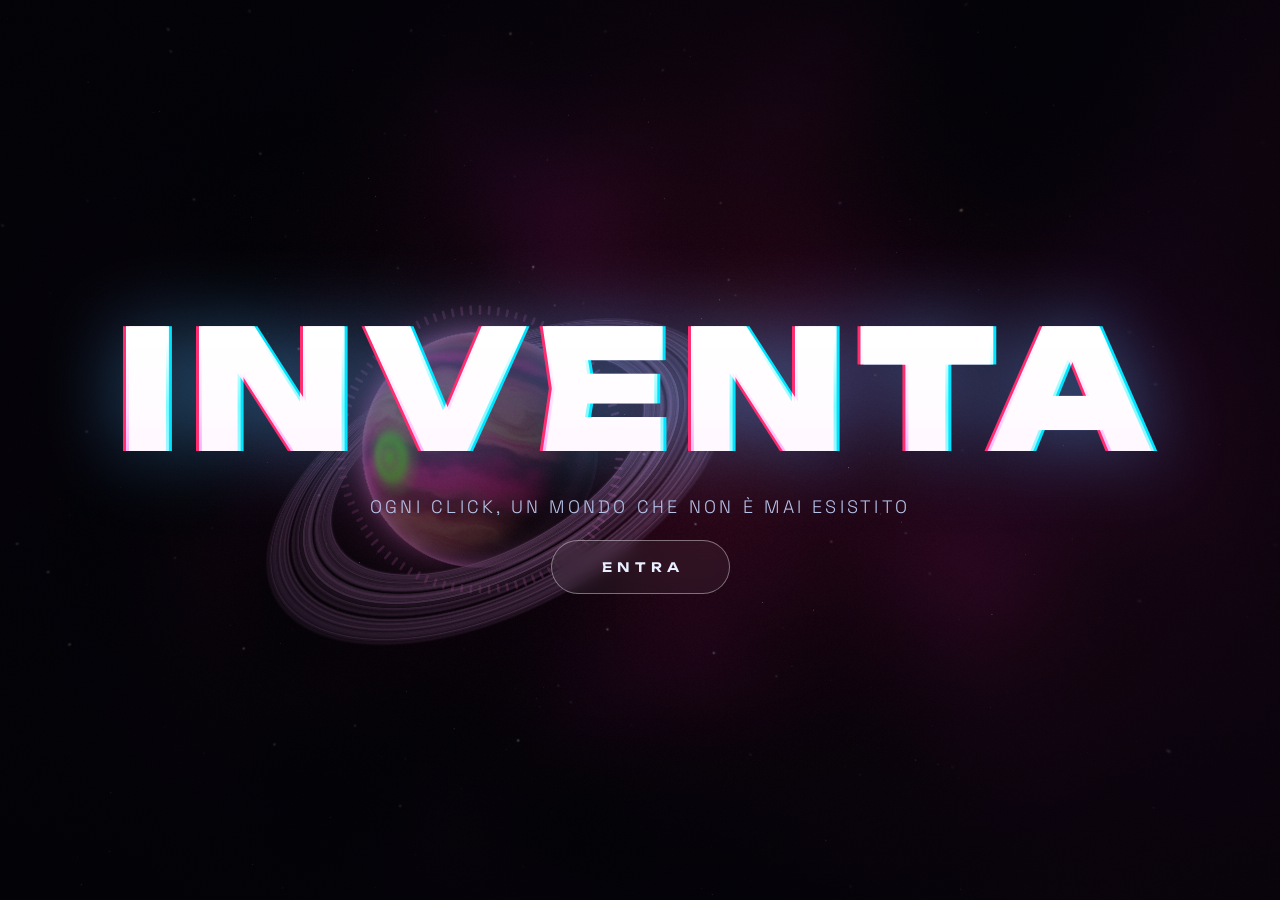
<file: planets.html>
<!doctype html>
<html lang="it">
<head>
<meta charset="utf-8">
<meta name="viewport" content="width=device-width,initial-scale=1,viewport-fit=cover,user-scalable=no">
<meta name="theme-color" content="#03040a">
<title>Inventa</title>
<meta name="description" content="Ogni click, un mondo che non è mai esistito.">
<link rel="icon" href="data:image/svg+xml,%3Csvg xmlns='http://www.w3.org/2000/svg' viewBox='0 0 64 64'%3E%3Ccircle cx='32' cy='32' r='20' fill='%2335d0ff'/%3E%3Cellipse cx='32' cy='32' rx='30' ry='9' fill='none' stroke='%23ffc83d' stroke-width='4' transform='rotate(-20 32 32)'/%3E%3C/svg%3E">
<link rel="preconnect" href="https://fonts.googleapis.com">
<link href="https://fonts.googleapis.com/css2?family=Space+Grotesk:wght@300;400;500;700&family=Unbounded:wght@300;600;900&display=swap" rel="stylesheet">
<style>
:root{
  --bg:#03040a; --ink:#e9efff; --dim:#8f9bbd; --ac:#35d0ff; --rc:#9fb3c8; --lvl:0;
  --disp:'Unbounded','Space Grotesk',system-ui,sans-serif;
  --body:'Space Grotesk',system-ui,-apple-system,'Segoe UI',sans-serif;
}
*{box-sizing:border-box;margin:0;padding:0;-webkit-tap-highlight-color:transparent}
html,body{height:100%;overflow:hidden;background:var(--bg);color:var(--ink);font-family:var(--body);overscroll-behavior:none}
canvas{position:fixed;inset:0;width:100%;height:100%;display:block}
#gl{touch-action:none;cursor:grab}
#gl.drag{cursor:grabbing}
#fx{pointer-events:none}
button{font:inherit;color:inherit;background:none;border:0;cursor:pointer}

/* HUD */
.hud{position:fixed;left:0;right:0;top:0;display:flex;justify-content:space-between;align-items:center;padding:max(16px,env(safe-area-inset-top)) clamp(14px,3vw,36px) 0;pointer-events:none;z-index:5;transition:opacity .8s}
.hud>*{pointer-events:auto}
.brand{font-family:var(--disp);font-weight:900;letter-spacing:.32em;font-size:13px;display:flex;gap:10px;align-items:center}
.brand i{width:9px;height:9px;border-radius:50%;background:var(--ac);box-shadow:0 0 14px 2px var(--ac);display:inline-block;animation:beat 1.6s infinite}
@keyframes beat{50%{transform:scale(.55);opacity:.5}}
.tools{display:flex;gap:8px}
.pill{font-size:12px;letter-spacing:.08em;text-transform:uppercase;padding:9px 14px;border-radius:99px;background:rgba(14,18,36,.55);border:1px solid rgba(255,255,255,.12);backdrop-filter:blur(10px);transition:.25s;white-space:nowrap}
.pill:hover{border-color:var(--ac);box-shadow:0 0 18px -4px var(--ac);transform:translateY(-1px)}
.pill b{color:var(--ac);font-weight:700}
.pill.off{opacity:.55}

/* Bottom CTA */
.dock{position:fixed;left:0;right:0;bottom:max(18px,env(safe-area-inset-bottom));display:flex;flex-direction:column;align-items:center;gap:10px;z-index:5;pointer-events:none;transition:opacity .8s}
.dock>*{pointer-events:auto}
.cta{position:relative;font-family:var(--disp);font-weight:600;font-size:13px;letter-spacing:.22em;text-transform:uppercase;padding:17px 34px;border-radius:99px;color:#04060f;background:linear-gradient(100deg,var(--ac),#fff 50%,var(--ac));background-size:220% 100%;box-shadow:0 0 0 1px rgba(255,255,255,.35) inset,0 10px 50px -8px var(--ac),0 0 80px -20px var(--ac);transition:transform .2s,background-position .6s,box-shadow .3s;animation:sheen 4s linear infinite}
.cta:hover{transform:translateY(-3px) scale(1.03);background-position:100% 0}
.cta:active{transform:scale(.97)}
@keyframes sheen{to{background-position:-220% 0}}
.hint{font-size:11px;letter-spacing:.14em;text-transform:uppercase;color:var(--dim);opacity:.8}
.hint kbd{font-family:inherit;border:1px solid rgba(255,255,255,.2);border-radius:5px;padding:1px 6px;margin:0 2px}

/* Card */
.card{position:fixed;right:clamp(14px,3.2vw,52px);top:50%;width:min(350px,calc(100vw - 28px));z-index:4;perspective:1000px;transform:translateY(-50%);transition:opacity .7s,visibility .7s}
.card.hidden{opacity:0;visibility:hidden}
.card-inner{position:relative;border-radius:24px;padding:22px 22px 20px;overflow:hidden;
  background:linear-gradient(165deg,rgba(20,26,50,.78),rgba(6,8,20,.86));
  backdrop-filter:blur(16px) saturate(1.5);-webkit-backdrop-filter:blur(16px) saturate(1.5);
  border:1px solid color-mix(in srgb,var(--rc) 60%,transparent);
  box-shadow:0 30px 80px -30px #000,0 0 50px -14px var(--rc),inset 0 0 50px -26px var(--rc);
  transform:rotateX(var(--rx,0deg)) rotateY(var(--ry,0deg));transition:transform .18s ease-out;transform-style:preserve-3d}
.card.in .card-inner{animation:cardin 1s cubic-bezier(.2,.9,.2,1)}
@keyframes cardin{0%{opacity:0;transform:translateX(60px) rotateY(-70deg) scale(.9)}100%{opacity:1}}
.foil{position:absolute;inset:0;pointer-events:none;border-radius:inherit;mix-blend-mode:color-dodge;opacity:calc(.10 + var(--lvl)*.16);
  background:
   radial-gradient(circle at var(--mx,50%) var(--my,0%),rgba(255,255,255,.9),transparent 35%),
   conic-gradient(from calc(var(--mx,50)*1deg*3.6) at 50% 50%,#ff3d9a,#ffd43d,#3dffa0,#3dc8ff,#a03dff,#ff3d9a);
  filter:saturate(1.4)}
.glare{position:absolute;inset:0;pointer-events:none;border-radius:inherit;background:linear-gradient(115deg,transparent 30%,rgba(255,255,255,.10) 45%,transparent 60%);background-size:250% 100%;background-position:calc(var(--mx,50)*1%) 0}
.card header{display:flex;justify-content:space-between;align-items:center;font-size:11px;letter-spacing:.18em;text-transform:uppercase}
.rar{padding:5px 11px;border-radius:99px;color:#050713;background:var(--rc);font-weight:700;box-shadow:0 0 20px -2px var(--rc)}
.typ{color:var(--dim)}
.card h2{font-family:var(--disp);font-weight:900;font-size:clamp(26px,3vw,34px);line-height:1.02;margin:16px 0 4px;letter-spacing:-.01em;text-shadow:0 0 30px color-mix(in srgb,var(--ac) 55%,transparent);overflow-wrap:anywhere}
.code{font-size:11px;letter-spacing:.3em;color:var(--dim);margin-bottom:16px}
.stats{list-style:none;display:grid;grid-template-columns:1fr 1fr;gap:12px 16px}
.stats li{display:flex;flex-direction:column;gap:5px;font-size:10px;letter-spacing:.14em;text-transform:uppercase;color:var(--dim)}
.stats li span{font-size:15px;letter-spacing:.01em;text-transform:none;color:var(--ink);font-weight:500;font-variant-numeric:tabular-nums}
.bar{height:3px;border-radius:3px;background:rgba(255,255,255,.1);overflow:hidden}
.bar i{display:block;height:100%;width:0;background:linear-gradient(90deg,var(--ac),#fff);border-radius:3px;transition:width 1.2s cubic-bezier(.2,.9,.2,1) .4s;box-shadow:0 0 10px var(--ac)}
.danger{margin:16px 0 8px;font-size:10px;letter-spacing:.2em;color:var(--dim);display:flex;justify-content:space-between;align-items:center}
.danger em{font-style:normal;letter-spacing:.2em;color:#ff9b5c;font-size:13px}
.lore{font-size:13px;line-height:1.55;color:#c9d3f0;margin-top:6px}
.lore q{display:block;margin-top:8px;color:var(--ac);quotes:none;font-style:italic;font-size:12.5px}
.cw{display:block;margin:8px 0 2px;line-height:1.7;font-size:17px;font-weight:700;letter-spacing:.3em;color:var(--rc);font-family:monospace}

/* Archive */
.drawer{position:fixed;left:0;top:0;bottom:0;width:min(380px,100vw);z-index:8;padding:max(70px,env(safe-area-inset-top)) 18px 18px;background:linear-gradient(180deg,rgba(8,11,26,.92),rgba(3,4,10,.96));backdrop-filter:blur(18px);border-right:1px solid rgba(255,255,255,.1);transform:translateX(-102%);transition:transform .55s cubic-bezier(.2,.9,.2,1);overflow:auto}
.drawer.open{transform:none}
.drawer h3{font-family:var(--disp);font-weight:600;letter-spacing:.24em;font-size:12px;margin-bottom:6px}
.drawer p.sub{color:var(--dim);font-size:12px;margin-bottom:16px}
.grid{display:grid;grid-template-columns:repeat(3,1fr);gap:10px}
.tile{position:relative;aspect-ratio:1;border-radius:14px;overflow:hidden;background:#05060f;border:1px solid color-mix(in srgb,var(--tc) 55%,transparent);transition:.25s;text-align:left}
.tile:hover{transform:scale(1.05);box-shadow:0 0 24px -4px var(--tc);z-index:2}
.tile img{width:100%;height:100%;object-fit:cover;display:block}
.tile span{position:absolute;left:0;right:0;bottom:0;padding:14px 6px 5px;font-size:10px;letter-spacing:.04em;background:linear-gradient(transparent,rgba(0,0,0,.85));white-space:nowrap;overflow:hidden;text-overflow:ellipsis}
.x{position:absolute;right:14px;top:max(16px,env(safe-area-inset-top));font-size:22px;color:var(--dim);padding:6px 10px}
.empty{color:var(--dim);font-size:13px;grid-column:1/-1;padding:30px 0;text-align:center}

/* Intro */
#intro{position:fixed;inset:0;z-index:20;display:flex;flex-direction:column;align-items:center;justify-content:center;gap:22px;text-align:center;padding:24px;background:radial-gradient(ellipse at center,rgba(3,4,10,.15) 0%,rgba(3,4,10,.78) 75%);transition:opacity 1.2s,visibility 1.2s,transform 1.2s}
#intro.gone{opacity:0;visibility:hidden;transform:scale(1.4)}
.logo{position:relative;font-family:var(--disp);font-weight:900;font-size:clamp(44px,13vw,170px);letter-spacing:.06em;line-height:1;background:linear-gradient(180deg,#fff 20%,#7fd8ff 60%,#b78bff);-webkit-background-clip:text;background-clip:text;color:transparent;filter:drop-shadow(0 0 40px rgba(80,180,255,.45))}
.logo::before,.logo::after{content:attr(data-t);position:absolute;inset:0;-webkit-background-clip:text;background-clip:text;color:transparent;mix-blend-mode:screen;pointer-events:none}
.logo::before{background-image:linear-gradient(#ff2d6f,#ff2d6f);transform:translate(-3px,0);animation:gl1 5s infinite steps(1)}
.logo::after{background-image:linear-gradient(#00e5ff,#00e5ff);transform:translate(3px,0);animation:gl2 5s infinite steps(1)}
@keyframes gl1{0%,92%,100%{opacity:0}93%{opacity:.8;transform:translate(-7px,2px)}95%{opacity:.8;transform:translate(5px,-3px)}97%{opacity:0}}
@keyframes gl2{0%,91%,100%{opacity:0}92%{opacity:.8;transform:translate(7px,-2px)}96%{opacity:.8;transform:translate(-5px,3px)}98%{opacity:0}}
#intro p{font-size:clamp(13px,2.4vw,18px);color:#b9c5ea;letter-spacing:.18em;text-transform:uppercase;font-weight:300}
.enter{font-family:var(--disp);font-weight:600;letter-spacing:.4em;font-size:13px;padding:18px 44px 18px 50px;text-transform:uppercase;border-radius:99px;border:1px solid rgba(255,255,255,.4);background:rgba(255,255,255,.05);backdrop-filter:blur(8px);position:relative;transition:.3s;animation:glow 2.4s ease-in-out infinite}
.enter:hover{background:#fff;color:#04060f;letter-spacing:.5em}
@keyframes glow{50%{box-shadow:0 0 40px 2px rgba(110,200,255,.55)}}
body.intro .hud,body.intro .dock,body.intro .card{opacity:0;pointer-events:none}

#toast{position:fixed;left:50%;top:max(70px,env(safe-area-inset-top));transform:translate(-50%,-20px);opacity:0;z-index:30;padding:11px 20px;border-radius:99px;background:rgba(10,14,30,.85);border:1px solid var(--ac);backdrop-filter:blur(10px);font-size:13px;letter-spacing:.06em;transition:.45s;pointer-events:none;box-shadow:0 0 30px -6px var(--ac);white-space:nowrap}
#toast.show{opacity:1;transform:translate(-50%,0)}
.nogl{position:fixed;inset:0;display:none;align-items:center;justify-content:center;z-index:50;background:radial-gradient(circle at 50% 40%,#16204a,#03040a);text-align:center;padding:30px;color:var(--dim)}

@media (max-width:860px){
  .card{top:auto;bottom:calc(max(18px,env(safe-area-inset-bottom)) + 92px);right:12px;left:12px;width:auto;transform:none;max-height:36vh}
  .card-inner{padding:14px 16px;max-height:36vh;overflow:auto}
  .card h2{font-size:24px;margin:10px 0 2px}.code{margin-bottom:10px}
  .stats{grid-template-columns:repeat(3,1fr);gap:9px 10px}.stats li span{font-size:13px}
  .lore{font-size:12px}.hint{display:none}
  .pill{padding:8px 11px;font-size:11px}.brand{font-size:11px}
  .grid{grid-template-columns:repeat(3,1fr)}
}
@media (max-height:620px) and (min-width:861px){.card-inner{padding:14px 16px}.stats{gap:8px 14px}.lore{font-size:12px}}
@media (prefers-reduced-motion:reduce){.logo::before,.logo::after,.cta,.enter,.brand i{animation:none}}
</style>
</head>
<body class="intro">
<canvas id="gl"></canvas>
<canvas id="fx"></canvas>

<div class="hud">
  <a class="brand" href="index.html" style="color:inherit;text-decoration:none"><i></i>INVENTA</a>
  <div class="tools">
    <a class="pill" href="index.html" style="text-decoration:none;color:inherit">← Hub</a>
    <button class="pill" id="bArc">Archivio <b id="cnt">0</b></button>
    <button class="pill" id="bShare">Link</button>
    <button class="pill" id="bSnd">Suono <b id="sndState">on</b></button>
  </div>
</div>

<aside class="card hidden" id="card" aria-live="polite">
  <div class="card-inner" id="cardIn">
    <div class="foil"></div><div class="glare"></div>
    <header><span class="rar" id="cRar">Raro</span><span class="typ" id="cTyp">Oceanico</span></header>
    <h2 id="cName">—</h2>
    <div class="code" id="cCode">INV·000000</div>
    <ul class="stats" id="cStats"></ul>
    <div class="danger"><span>Pericolo</span><em id="cDanger">★★★☆☆</em></div>
    <p class="lore" id="cLore"></p>
  </div>
</aside>

<div class="dock">
  <button class="cta" id="bNew">✦ Inventa un mondo</button>
  <div class="hint"><kbd>spazio</kbd> nuovo · trascina per ruotare · scrolla per avvicinarti · <kbd>S</kbd> suono · <kbd>A</kbd> archivio</div>
</div>

<aside class="drawer" id="drawer">
  <button class="x" id="bClose" aria-label="Chiudi">✕</button>
  <h3>ARCHIVIO</h3>
  <p class="sub">Ogni mondo che hai inventato resta qui. Toccane uno per tornarci.</p>
  <div class="grid" id="grid"></div>
</aside>

<div id="intro">
  <div class="logo" data-t="INVENTA">INVENTA</div>
  <p>Ogni click, un mondo che non è mai esistito</p>
  <button class="enter" id="bEnter">Entra</button>
</div>
<div id="toast"></div>
<div class="nogl" id="nogl"><div><h2 style="color:#fff;font-family:var(--disp)">INVENTA</h2><p style="margin-top:14px">Serve un browser con WebGL per far nascere i mondi.</p></div></div>

<script id="vs" type="x-shader/x-vertex">
attribute vec2 p;
void main(){gl_Position=vec4(p,0.,1.);}
</script>

<script id="fs" type="x-shader/x-fragment">
precision highp float;
uniform vec2 uRes,uRot,uOff;
uniform float uTime,uDist,uF,uWarp,uFlash,uPulse;
uniform vec3 uSeed,uStorm;
uniform vec3 uC0,uC1,uC2,uC3,uC4,uAtmo,uLava,uVein,uCloudCol,uRingCol,uNeb1,uNeb2;
uniform float uSea,uCloud,uIce,uCity,uSpec,uLavaAmt,uGas,uBands,uScale,uRing,uRingIn,uRingOut,uTilt,uRoll,uMoon,uHalo,uBeach,uRough;

float hash13(vec3 p3){p3=fract(p3*.1031);p3+=dot(p3,p3.zyx+31.32);return fract((p3.x+p3.y)*p3.z);}
float hash12(vec2 p){vec3 p3=fract(vec3(p.xyx)*.1031);p3+=dot(p3,p3.yzx+33.33);return fract((p3.x+p3.y)*p3.z);}
float noise(vec3 x){
  vec3 i=floor(x),f=fract(x);f=f*f*(3.-2.*f);
  return mix(mix(mix(hash13(i),hash13(i+vec3(1,0,0)),f.x),mix(hash13(i+vec3(0,1,0)),hash13(i+vec3(1,1,0)),f.x),f.y),
             mix(mix(hash13(i+vec3(0,0,1)),hash13(i+vec3(1,0,1)),f.x),mix(hash13(i+vec3(0,1,1)),hash13(i+vec3(1,1,1)),f.x),f.y),f.z);
}
float fbm(vec3 p){float a=.5,s=0.;for(int i=0;i<5;i++){s+=a*noise(p);p=p*2.03+vec3(1.7,9.2,3.1);a*=.5;}return s/.96875;}
float ss(float a,float b,float x){float t=clamp((x-a)/(b-a),0.,1.);return t*t*(3.-2.*t);}
float fbm3(vec3 p){float a=.5,s=0.;for(int i=0;i<3;i++){s+=a*noise(p);p=p*2.07+vec3(4.1,2.2,7.7);a*=.5;}return s/.875;}
mat3 rotY(float a){float c=cos(a),s=sin(a);return mat3(c,0.,-s,0.,1.,0.,s,0.,c);}
mat3 rotX(float a){float c=cos(a),s=sin(a);return mat3(1.,0.,0.,0.,c,s,0.,-s,c);}

float terrain(vec3 p){
  vec3 q=p*uScale+uSeed;
  vec3 w=vec3(noise(q*1.3),noise(q*1.3+5.2),noise(q*1.3+9.7))-.5;
  return fbm(q+w*.9);
}
float cloudAt(vec3 p){
  float a=uTime*.006;
  vec3 q=vec3(p.x*cos(a)-p.z*sin(a),p.y,p.x*sin(a)+p.z*cos(a))*2.3+uSeed*1.7;
  float w=noise(q*.8+3.)*.9;
  float c=fbm(q+w);
  float thr=.75-uCloud*.4;
  return smoothstep(thr,thr+.2,c);
}

vec3 starLayer(vec3 d,float sc,float thr,float sz){
  vec3 q=d*sc;vec3 id=floor(q);vec3 f=fract(q)-.5;
  float h=hash13(id);
  if(h<thr)return vec3(0.);
  vec3 off=(vec3(hash13(id+1.7),hash13(id+4.1),hash13(id+8.3))-.5)*.7;
  float dd=length(f-off);
  float tw=.75+.25*sin(uTime*(1.5+h*4.)+h*40.);
  float br=exp(-dd*dd*sz)*tw*(.35+1.1*(h-thr)/(1.-thr));
  vec3 c=mix(vec3(1.,.75,.55),vec3(.6,.8,1.),hash13(id+3.3));
  return c*br;
}
vec3 space(vec3 rd){
  vec3 d=rotY(uRot.x*.15+uTime*.003)*rotX(uRot.y*.15)*rd;
  vec3 c=vec3(0.);
  c+=starLayer(d,46.,.90,240.);
  c+=starLayer(d,95.,.93,300.)*.8;
  c+=starLayer(d,190.,.95,380.)*.7;
  float n=fbm3(d*1.6+uSeed.zxy);
  float n2=fbm3(d*3.4+n*2.+uSeed.yzx);
  vec3 neb=mix(uNeb1,uNeb2,n2)*pow(smoothstep(.3,.85,n),2.2);
  c+=neb*.55;
  float band=exp(-pow(d.y*2.2+.35*sin(d.x*2.),2.)*3.);
  c+=mix(uNeb1,uNeb2,.5)*band*fbm3(d*8.)*.1;
  return c;
}

float sunShadow(vec3 q,vec3 L){
  float b=dot(q,L);
  if(b>=0.)return 1.;
  float dist=sqrt(max(dot(q,q)-b*b,0.));
  return smoothstep(.97,1.07,dist);
}

vec3 planetColor(vec3 n,vec3 V,vec3 L,mat3 R){
  vec3 p=R*n;
  float ndl=dot(n,L);
  float term=smoothstep(-.12,.32,ndl);
  vec3 col;vec3 emis=vec3(0.);float spec=0.;float cl=0.;
  if(uGas>.5){
    float lat=p.y;
    float w=fbm(p*vec3(2.,3.5,2.)+uSeed+vec3(uTime*.01,0.,0.))*.4;
    float b=sin((lat+w)*uBands)*.5+.5;
    float b2=fbm(vec3(p.x*2.,(lat+w)*16.,p.z*2.)+uSeed);
    col=mix(mix(uC0,uC1,b),mix(uC2,uC3,b2),.5+.4*sin(lat*uBands*.37+w*6.));
    float d=distance(p,uStorm);
    float sw=sin(d*38.-uTime*.9)*.5+.5;
    col=mix(col,mix(uC4,col,.35*sw),ss(.34,.08,d));
    float dif=max(ndl,0.)*.95+.0;
    col=col*(.025+dif*term*1.15);
  }else{
    float h=terrain(p);
    float water=ss(uSea+.005,uSea-.005,h);
    float e=clamp((h-uSea)/(.8-uSea),0.,1.);
    vec3 land=mix(uC2,uC3,smoothstep(0.,.5,e));
    land=mix(land,uC4,smoothstep(.55,.85,e));
    land=mix(land,vec3(.78,.7,.5)*(.55+.4*noise(p*30.)),uBeach*ss(.04,.0,e));
    vec3 sea=mix(uC1,uC0,smoothstep(0.,.7,(uSea-h)/uSea*2.));
    float ic=smoothstep(.75,.92,abs(p.y)*uIce+(h-.5)*.35);
    col=mix(land,sea,water);
    col=mix(col,vec3(.88,.94,1.)*(.8+.2*noise(p*20.)),ic);
    float wat=water*(1.-ic);
    vec3 t1=normalize(cross(p,vec3(.13,1.,.07)));
    vec3 t2=cross(p,t1);
    float ee=.012;
    float d1=terrain(p+t1*ee)-h;
    float d2=terrain(p+t2*ee)-h;
    vec3 gv=(t1*d1+t2*d2)/ee*(1.-wat)*uRough*.2;
    gv=gv*R;
    vec3 n2=normalize(n-gv*.9);
    float dif=max(dot(n2,L),0.);
    float cs=0.;
    float cloud0=0.;
    if(uCloud>.01){
      vec3 Lo=R*L;
      cs=cloudAt(p-Lo*.05);
      cloud0=cloudAt(p);
    }
    float shade=(.03+dif*1.2*term)*(1.-.55*cs);
    col*=shade;
    col+=uAtmo*.03*(1.-term);
    float veinF=fbm(p*2.8+uSeed.zxy*3.);
    float vein=ss(.024,.0,abs(veinF-.5))*(1.-water)*(1.-ic);
    emis+=uVein*vein*(1.+uPulse*1.3);
    float lavaN=.55+.9*fbm(p*9.+vec3(0.,uTime*.03,0.))+.3*uPulse;
    emis+=uLava*lavaN*water*uLavaAmt*(1.-ic);
    if(uSpec>0.){
      vec3 H=normalize(L+V);
      float sd=max(dot(n2,H),0.);
      spec=(pow(sd,320.)*1.4+pow(sd,40.)*.06)*uSpec*wat*term;
    }
    if(uCity>0.){
      float night=ss(.06,-.22,ndl);
      float cit=smoothstep(.6,.68,fbm(p*12.+uSeed))*smoothstep(.015,.07,e)*(1.-water)*(1.-ic);
      float dots=smoothstep(.52,.62,noise(p*95.));
      emis+=vec3(1.,.72,.32)*cit*dots*night*uCity*1.6*(1.-cloud0*.85);
    }
    col+=emis+spec*vec3(1.,.95,.85);
    cl=cloud0;
    if(cl>0.){
      float cd=clamp(ndl*.95+.1,0.,1.);
      vec3 cc=uCloudCol*(.035+cd*1.05*term);
      col=mix(col,cc,cl*.93);
    }
  }
  float fres=pow(1.-max(dot(n,V),0.),3.);
  float sunSide=smoothstep(-.35,.5,ndl);
  col+=uAtmo*fres*(.12+.88*sunSide)*(1.3+.6*uPulse)*uHalo;
  col+=uAtmo*exp(-pow(ndl/.18,2.))*fres*.6*uHalo;
  return col;
}

void swapL(inout float t0,inout vec4 c0,inout float t1,inout vec4 c1){
  if(t0<t1){float tt=t0;t0=t1;t1=tt;vec4 cc=c0;c0=c1;c1=cc;}
}

void main(){
  float m=min(uRes.x,uRes.y);
  vec2 uv=(gl_FragCoord.xy-.5*uRes)/m-uOff;
  vec3 ro=vec3(0.,0.,uDist);
  vec3 rd=normalize(vec3(uv,-uF));
  vec3 L=normalize(vec3(-.62,.34,.7));
  mat3 R=rotX(uRot.y)*rotY(uRot.x);
  vec3 V=-rd;

  vec3 col=space(rd);

  // planet
  float pxAng=1./(m*uF);
  float pxw=1.25*uDist*pxAng;
  float b=dot(ro,rd);
  float cdist=length(ro+rd*(-b));
  float tP=0.;vec4 lP=vec4(0.);
  float tca=-b;
  if(cdist<1.+pxw){
    float disc=max(b*b-(dot(ro,ro)-1.),0.);
    float t=-b-sqrt(disc);
    vec3 hp=ro+rd*t;
    vec3 n=normalize(hp);
    vec3 pc=planetColor(n,V,L,R);
    float a=clamp((1.-cdist)/pxw+.5,0.,1.);
    tP=t;lP=vec4(pc,a);
  }
  if(tca>0.&&cdist>1.){
    vec3 cp=normalize(ro+rd*tca);
    float g=cdist-1.;
    float sunSide=smoothstep(-.4,.7,dot(cp,L));
    vec3 halo=uAtmo*(exp(-g*10.)*.55+exp(-g*2.6)*.13)*sunSide*uHalo*(1.+.7*uPulse);
    col+=halo;
  }

  // ring
  float tR=0.;vec4 lR=vec4(0.);
  if(uRing>0.){
    vec3 rn=normalize(vec3(-sin(uRoll)*cos(uTilt),cos(uRoll)*cos(uTilt),sin(uTilt)));
    float dn=dot(rd,rn);
    float tr=-dot(ro,rn)/dn;
    if(tr>0.){
      vec3 q=ro+rd*tr;
      float rr=length(q);
      if(rr>uRingIn&&rr<uRingOut){
        float u=(rr-uRingIn)/(uRingOut-uRingIn);
        float band=.5+.5*sin(u*70.+4.*sin(u*17.+uSeed.x));
        float nz=noise(vec3(u*70.,uSeed.y,1.));
        float nz2=noise(vec3(u*240.,uSeed.z,5.));
        float dens=.3+.7*mix(band,nz,.5);
        dens*=.75+.25*nz2;
        dens*=smoothstep(0.,.04,abs(u-.63))*smoothstep(0.,.03,abs(u-.3));
        dens*=smoothstep(0.,.06,u)*ss(1.,.9,u);
        float lt=.4+.6*smoothstep(0.,.5,abs(dot(rn,L)));
        float sh=sunShadow(q,L);
        vec3 rc=uRingCol*(.6+.5*nz)*lt*(.12+.88*sh);
        rc+=uAtmo*.05*(1.-sh);
        rc*=1.+uPulse*.35;
        tR=tr;lR=vec4(rc,clamp(dens*uRing,0.,1.));
      }
    }
  }

  // moon
  float tM=0.;vec4 lM=vec4(0.);
  if(uMoon>0.){
    float ma=uTime*.32+uSeed.x;
    vec3 mc=vec3(cos(ma)*2.5,sin(ma)*.55,sin(ma)*2.2);
    float mr=.2;
    vec3 oc=ro-mc;
    float bm=dot(oc,rd);
    float cm=dot(oc,oc)-mr*mr;
    float dm=bm*bm-cm;
    if(dm>0.){
      float t=-bm-sqrt(dm);
      if(t>0.){
        vec3 hp=ro+rd*t;
        vec3 nm=normalize(hp-mc);
        float tex=fbm(nm*4.+uSeed.yzx);
        float cr=smoothstep(.55,.62,fbm3(nm*9.+uSeed));
        vec3 base=mix(vec3(.22,.21,.2),vec3(.72,.7,.66),tex)*(1.-.3*cr);
        base=mix(base,uC3*1.5,.18);
        float lit=max(dot(nm,L),0.);
        vec3 mcol=base*(.025+lit*1.2*sunShadow(hp,L));
        float fr=pow(1.-max(dot(nm,V),0.),3.);
        mcol+=uAtmo*fr*.08;
        tM=t;lM=vec4(mcol,1.);
      }
    }
  }

  swapL(tP,lP,tR,lR);
  swapL(tR,lR,tM,lM);
  swapL(tP,lP,tR,lR);
  col=mix(col,lP.rgb,lP.a);
  col=mix(col,lR.rgb,lR.a);
  col=mix(col,lM.rgb,lM.a);

  // warp streaks + flash
  vec2 sp=(gl_FragCoord.xy-.5*uRes)/m;
  if(uWarp>.001){
    float ang=atan(sp.y,sp.x);
    float rad=length(sp);
    float K=110.;
    float cell=floor(ang*K/6.2832);
    float hh=hash13(vec3(cell,3.,7.));
    float lat=abs(fract(ang*K/6.2832)-.5)*2.;
    float thin=ss(.45,0.,lat);
    float run=pow(fract(hh*9.+rad*1.4-uTime*5.),3.);
    float st=thin*step(.55,hh)*smoothstep(.06,.7,rad)*run;
    col+=mix(vec3(.5,.75,1.),vec3(1.,.8,.6),hh)*st*uWarp*2.2;
    col+=vec3(.1,.2,.45)*uWarp*exp(-rad*3.)*.8;
  }
  col+=vec3(.85,.93,1.)*uFlash*exp(-dot(sp,sp)*5.);

  // post
  col*=1.-.55*dot(sp,sp)*.9;
  col=1.-exp(-col*1.35);
  col=pow(col,vec3(.93));
  col+=(hash12(gl_FragCoord.xy+fract(uTime)*60.)-.5)*.022;
  gl_FragColor=vec4(col,1.);
}
</script>

<script>
(()=>{
'use strict';
/* ------------------------------------------------------------ utils */
const $=s=>document.querySelector(s);
const clamp=(x,a,b)=>Math.min(b,Math.max(a,x));
const lerp=(a,b,t)=>a+(b-a)*t;
function hashStr(s){let h=2166136261;for(let i=0;i<s.length;i++){h^=s.charCodeAt(i);h=Math.imul(h,16777619);}return h>>>0;}
function mulberry32(a){return()=>{a|=0;a=a+0x6D2B79F5|0;let t=Math.imul(a^a>>>15,1|a);t=t+Math.imul(t^t>>>7,61|t)^t;return((t^t>>>14)>>>0)/4294967296;};}
function hsl(h,s,l){
  h=(((h%360)+360)%360)/360;
  const f=(p,q,t)=>{if(t<0)t+=1;if(t>1)t-=1;if(t<1/6)return p+(q-p)*6*t;if(t<1/2)return q;if(t<2/3)return p+(q-p)*(2/3-t)*6;return p;};
  if(s===0)return[l,l,l];
  const q=l<.5?l*(1+s):l+s-l*s,p=2*l-q;
  return[f(p,q,h+1/3),f(p,q,h),f(p,q,h-1/3)];
}
const mul=(c,k)=>c.map(v=>v*k);
const newSeed=()=>{let s='';const a='ABCDEFGHJKLMNPQRSTUVWXYZ23456789';for(let i=0;i<6;i++)s+=a[Math.floor(Math.random()*a.length)];return s;};
const rgbCss=(c,k=1)=>`rgb(${c.map(v=>Math.round(clamp(v*k,0,1)*255)).join(',')})`;
function toast(msg){const t=$('#toast');t.textContent=msg;t.classList.add('show');clearTimeout(toast.t);toast.t=setTimeout(()=>t.classList.remove('show'),2600);}
const lsGet=(k,d)=>{try{const v=localStorage.getItem(k);return v?JSON.parse(v):d;}catch(e){return d;}};
const lsSet=(k,v)=>{try{localStorage.setItem(k,JSON.stringify(v));}catch(e){}};

/* ------------------------------------------------------------ world generator */
const RARITY=['Comune','Raro','Epico','Leggendario'];
const RCOL=['#9fb3c8','#38d9ff','#b66bff','#ffc83d'];
const TYPES={oceanico:'Oceanico',vulcanico:'Vulcanico',glaciale:'Glaciale',desertico:'Desertico',tossico:'Tossico',neon:'Cristallino',gassoso:'Gigante gassoso'};
const SCALES={
  vulcanico:[0,1,3,5,7,8,10], tossico:[0,2,3,5,7,8,11], desertico:[0,1,4,5,7,8,10],
  oceanico:[0,2,4,6,7,9,11], glaciale:[0,2,3,5,7,8,10], neon:[0,2,3,5,7,9,10], gassoso:[0,2,4,6,7,9,11]
};
const SYL1=['Ka','Vor','Zel','Thra','Ny','Or','Quel','Ix','Bra','Mor','Sa','Dru','El','Fa','Gor','Hy','Lum','Xan','Ur','Tev','Ae','Bel','Cy','Dra','Ith','Jor','Kry','Nox','Ysh','Zur'];
const SYL2=['ra','lo','ve','na','thi','ko','xe','mu','di','sa','ri','ta','ze','mo'];
const SYL3=['thos','ria','nus','dax','ion','ara','eth','ul','ox','is','urn','ora','yn','ath','eon','ium'];
const ROMAN=['I','II','III','IV','V','VI','VII','VIII','IX'];
const LORE={
  oceanico:['Un solo oceano e nessuna sponda: le mappe qui sono tutte blu e piene di ambizione.','Maree lunghe quanto una stagione e tramonti che durano un\'eternità.','Le correnti cantano a bassa frequenza. Dicono sia una radio che nessuno sa sintonizzare.'],
  vulcanico:['Il suolo è ancora in cottura. Si consiglia di non fermarsi a guardare.','Fiumi di roccia fusa illuminano la notte: niente lampioni, niente piano B.','Ogni eruzione è un riff in drop A: basso, lento e devastante.'],
  glaciale:['Un silenzio così profondo che si sente il ghiaccio pensare.','Aurore verdi danzano su pianure che non conoscono il disgelo.','Il vento taglia come un growl ben mixato.'],
  desertico:['Dune che migrano come pensieri: lente, rosse e senza meta.','Sotto le dune dorme una città che non ha mai ricevuto la posta.','Il tramonto dura un\'ora e ogni sera sembra l\'ultimo.'],
  tossico:['L\'aria sa di batteria scarica e di temporale in arrivo.','Mari fosforescenti e spore luminose: bellissimo, finché non ti sciogli.','Qui la biologia ha deciso di improvvisare. Jazz, per giunta.'],
  neon:['Una cattedrale di cristalli che risuona come un sintetizzatore a corde.','Di notte si vede dall\'altra parte della galassia: non è timido.','Ogni cristallo è un\'antenna. Ogni antenna sta captando qualcosa.'],
  gassoso:['Nessuna superficie, mille tempeste.','Una tempesta grande come un continente gira da millenni. Sta ancora cercando parcheggio.','Venti a ottocento all\'ora: il meteo è sempre «ventoso».']
};
const JOKES={
  oceanico:['Qui si dice: la vita è un mare di guai, ma almeno c\'è l\'acqua.','Ottimo per i pesci. Per tutti gli altri: salvagente e buon umore.'],
  vulcanico:['Temperatura media: da «ho lasciato il forno acceso» in su.','Qui le cose non si fanno «a fuoco lento». Mai.'],
  glaciale:['Qui anche le freddure restano ghiacciate, ma almeno si conservano benissimo.','Perfetto per chi ama il fresco. Sconsigliato a chi ama il caldo.'],
  desertico:['La vita è dura, ma almeno è asciutta.','Un posto dove chi chiede «che sete!» viene preso molto sul serio.'],
  tossico:['Aria al 100% di sapore. Quasi tutti sgradevoli.','Se qualcosa ti sembra «una bomba», probabilmente lo è.'],
  neon:['Quando dici «che luminosa idea», qui è letteralmente vero.','Ha un\'energia pazzesca. E, soprattutto, ha anche la corrente.'],
  gassoso:['Zero suolo su cui atterrare: ottimo per chi ama le cadute libere.','Un pianeta con la testa tra le nuvole. Come qualcuno che conosco.']
};
const CW='·· ··− −···· − ·−− −··';
const CAT_KEYS=['uC0','uC1','uC2','uC3','uC4','uAtmo','uLava','uVein','uCloudCol','uRingCol','uNeb1','uNeb2','uSeed','uStorm'];

function genWorld(seed){
  const r=mulberry32(hashStr(seed));
  const R=(a,b)=>a+r()*(b-a);
  const pick=a=>a[Math.floor(r()*a.length)];
  const chance=p=>r()<p;
  const rv=r();
  const rarity=rv<.04?3:rv<.17?2:rv<.45?1:0;
  const tv=r();
  const type=tv<.20?'oceanico':tv<.34?'vulcanico':tv<.47?'glaciale':tv<.59?'desertico':tv<.71?'tossico':tv<.83?'neon':'gassoso';

  const u={uC0:[0,0,0],uC1:[0,0,0],uC2:[0,0,0],uC3:[0,0,0],uC4:[1,1,1],uAtmo:[.4,.6,1],uLava:[0,0,0],uVein:[0,0,0],
    uCloudCol:[1,1,1],uRingCol:[.8,.7,.6],uNeb1:[.1,.1,.3],uNeb2:[.3,.1,.3],uSeed:[R(0,60),R(0,60),R(0,60)],uStorm:[0,0,1],
    uSea:.55,uCloud:0,uIce:0,uCity:0,uSpec:0,uLavaAmt:0,uGas:0,uBands:10,uScale:R(1.5,2.4),uRing:0,uRingIn:1.4,uRingOut:2,
    uTilt:R(.3,.6),uRoll:R(-.5,.5),uMoon:0,uHalo:1,uBeach:0,uRough:.55};
  let hA=0,hB=0,temp=0,pressure=R(.4,2.8),waterPct=0,grav=R(.3,2),danger=2,ringHue=40;
  switch(type){
    case 'oceanico':{
      const h=hA=R(180,235);hB=h+R(60,120);
      u.uC0=hsl(h,.85,.12);u.uC1=hsl(h-12,.75,.42);u.uC2=hsl(R(75,135),.45,R(.2,.3));u.uC3=hsl(R(25,50),.32,.36);u.uC4=hsl(0,0,.92);
      u.uAtmo=hsl(h,.9,.62);u.uSea=R(.5,.6);u.uCloud=R(.3,.6);u.uIce=R(.4,1);u.uSpec=1;u.uBeach=1;u.uCity=chance(.4)?R(.5,1):0;u.uRough=.5;
      temp=R(2,32);waterPct=Math.round(R(60,94));danger=1+Math.floor(R(0,2.4));ringHue=R(30,60);
      break;}
    case 'vulcanico':{
      const h=hA=R(0,24);hB=h+R(20,40);
      u.uC0=hsl(8,.9,.09);u.uC1=hsl(14,1,.25);u.uC2=hsl(h,.2,.06);u.uC3=hsl(h+8,.18,.13);u.uC4=hsl(h+10,.1,.3);
      u.uLava=mul(hsl(R(8,30),1,.52),2.2);u.uVein=mul(hsl(R(10,30),1,.5),2.4);u.uLavaAmt=1;
      u.uAtmo=hsl(h+4,.95,.5);u.uSea=R(.38,.5);u.uCloud=R(.3,.6);u.uCloudCol=hsl(10,.25,.14);u.uRough=.9;u.uScale=R(1.8,2.8);
      temp=R(180,640);pressure=R(2,9);waterPct=0;grav=R(.6,2.4);danger=4+Math.floor(R(0,2));ringHue=R(10,30);
      break;}
    case 'glaciale':{
      const h=hA=R(190,225);hB=h+R(30,90);
      u.uC0=hsl(215,.6,.18);u.uC1=hsl(200,.65,.45);u.uC2=hsl(205,.3,.74);u.uC3=hsl(210,.25,.88);u.uC4=hsl(0,0,1);
      u.uAtmo=hsl(h,.9,.7);u.uSea=R(.32,.5);u.uIce=R(1.4,2);u.uCloud=R(.2,.45);u.uSpec=.8;u.uCity=chance(.15)?.6:0;u.uRough=.5;
      temp=R(-140,-20);waterPct=Math.round(R(20,70));pressure=R(.2,1.4);grav=R(.3,1.4);danger=2+Math.floor(R(0,2));ringHue=R(190,220);
      break;}
    case 'desertico':{
      const h=hA=R(14,44);hB=h+R(-30,-5);
      u.uC0=hsl(h,.6,.1);u.uC1=hsl(h,.55,.26);u.uC2=hsl(h,.6,.42);u.uC3=hsl(h+5,.5,.55);u.uC4=hsl(h+10,.4,.78);
      u.uAtmo=hsl(h-6,.9,.6);u.uSea=R(.28,.4);u.uCloud=R(.03,.2);u.uCity=chance(.35)?R(.5,1):0;u.uRough=1.1;u.uScale=R(1.6,2.6);
      temp=R(35,95);waterPct=Math.round(R(0,4));pressure=R(.2,1.6);grav=R(.4,1.6);danger=3+Math.floor(R(0,2));ringHue=h;
      break;}
    case 'tossico':{
      const h=hA=R(90,150);hB=R(270,320);
      u.uC0=hsl(h,.95,.1);u.uC1=hsl(h-15,1,.42);u.uC2=hsl(hB,.5,.18);u.uC3=hsl(hB+8,.45,.3);u.uC4=hsl(R(40,70),.6,.7);
      u.uLava=mul(hsl(h,1,.5),1.3);u.uLavaAmt=.5;u.uVein=mul(hsl(h-20,1,.5),1.3);
      u.uAtmo=hsl(h-10,.9,.55);u.uSea=R(.45,.56);u.uCloud=R(.4,.7);u.uCloudCol=hsl(R(55,80),.6,.55);u.uRough=.7;
      temp=R(-10,130);waterPct=0;pressure=R(1,6);danger=4+Math.floor(R(0,2));ringHue=h;
      break;}
    case 'neon':{
      const h1=hA=R(260,330),h2=hB=h1+R(140,200);
      u.uC0=hsl(h1,.9,.08);u.uC1=hsl(h1,1,.4);u.uC2=hsl(h2,.7,.12);u.uC3=hsl(h2,.85,.28);u.uC4=hsl(h2+30,1,.8);
      u.uLava=mul(hsl(h1,1,.5),.9);u.uLavaAmt=.28;u.uVein=mul(hsl(h2+20,1,.55),2.2);
      u.uAtmo=hsl(h1+20,1,.65);u.uSea=R(.44,.56);u.uCloud=R(0,.25);u.uCloudCol=hsl(h1,.6,.7);u.uSpec=1;u.uRough=.8;
      temp=R(-70,60);waterPct=Math.round(R(0,10));danger=2+Math.floor(R(0,3));ringHue=h2;
      break;}
    default:{ // gassoso
      const h=hA=R(0,360);hB=h+R(30,150);
      const pal=r();
      if(pal<.4){u.uC0=hsl(h,.55,.22);u.uC1=hsl(h+15,.5,.55);u.uC2=hsl(h+30,.45,.35);u.uC3=hsl(h+8,.35,.7);u.uC4=hsl(h+180,.7,.5);}
      else{u.uC0=hsl(h,.8,.14);u.uC1=hsl(h+25,.8,.45);u.uC2=hsl(hB,.7,.3);u.uC3=hsl(hB+20,.6,.65);u.uC4=hsl(h+160,.9,.55);}
      u.uGas=1;u.uBands=R(8,22);u.uAtmo=hsl(h+10,.7,.62);u.uHalo=.8;
      const lat=R(-.45,.45),lon=R(0,6.283),cl=Math.sqrt(1-lat*lat);
      u.uStorm=[Math.sin(lon)*cl,lat,Math.cos(lon)*cl];
      temp=R(-190,-60);waterPct=0;pressure=R(20,400);grav=R(1.1,3.6);danger=2+Math.floor(R(0,3));ringHue=h;
    }
  }
  // rings / moon
  let ringP=(type==='gassoso'?.65:.2)+(rarity>=2?.3:0);
  if(rarity===3)ringP=1;
  if(chance(ringP)){
    u.uRing=R(.55,.95);u.uRingIn=R(1.38,1.62);u.uRingOut=Math.min(2.35,u.uRingIn+R(.4,.85));
    u.uRingCol=hsl(ringHue,R(.18,.5),R(.5,.72));
  }
  let moons=0;
  if(chance((type==='gassoso'?.7:.4)+(rarity>=2?.3:0))){u.uMoon=1;moons=1+Math.floor(R(0,4));}
  u.uHalo=u.uHalo*(1+rarity*.18);
  if(rarity===3){u.uAtmo=u.uAtmo.map(v=>Math.min(1,v*1.15+.05));}
  u.uNeb1=hsl(hA,.8,.34);u.uNeb2=hsl(hB,.8,.3);
  danger=clamp(danger+(rarity>=2?1:0),1,5);

  // stats
  const day=R(6,64);
  const stats=[
    {k:'Gravità',v:grav.toFixed(2).replace('.',',')+' g',f:clamp(grav/3.6,.04,1)},
    {k:'Giorno',v:Math.round(day)+' ore',f:day/64},
    {k:'Temperatura',v:Math.round(temp)+' °C',f:clamp((temp+190)/830,.04,1)},
    {k:'Atmosfera',v:pressure>=10?Math.round(pressure)+' bar':pressure.toFixed(1).replace('.',',')+' bar',f:clamp(Math.log(pressure+.5)/6,.05,1)},
    {k:type==='gassoso'?'Strati':'Acqua',v:type==='gassoso'?Math.round(R(4,14))+'':waterPct+'%',f:type==='gassoso'?.6:waterPct/100},
    {k:'Lune',v:moons+'',f:clamp(moons/4,.05,1)}
  ];

  // name
  let name=pick(SYL1)+(chance(.65)?pick(SYL2):'')+pick(SYL3);
  if(chance(.38))name+=' '+pick(ROMAN);
  // lore
  let lore=pick(LORE[type]);
  const joke=pick(JOKES[type]);
  const cw=rarity===3;

  // music
  const heavy=(type==='vulcanico'||type==='tossico'||(type==='desertico'&&chance(.6))||(rarity===3&&chance(.5)));
  const bpm=heavy?Math.round(R(96,148)):Math.round(R(68,102));
  const root=heavy?Math.floor(R(26,34)):Math.floor(R(33,41));
  const chug=[],kick=[],arp=[];
  for(let i=0;i<16;i++){
    const p=i%4===0?.92:i%2===0?.62:.42;
    const on=i===0||r()<p;
    const nx=r();
    chug.push({on,note:nx<.7?0:pick([1,2,3,4]),long:r()<.35&&i%4===0});
    kick.push(i===0?true:heavy?(i%2===0&&r()<.42)||(i%4===3&&r()<.2):(i===8||(i===10&&r()<.4)));
    arp.push(r()<(heavy?.45:.7)?Math.floor(R(0,8)):-1);
  }
  const progs=[[0,5,3,6],[0,3,5,4],[0,6,5,3],[0,2,5,6],[0,4,5,3]];
  const music={heavy,bpm,root,scale:SCALES[type],chug,kick,arp,prog:pick(progs),type};
  const sw=(Math.PI*2)/ (day*60);
  return{seed,name,type,typeName:TYPES[type],rarity,rarityName:RARITY[rarity],rcol:RCOL[rarity],u,stats,danger,
    lore,joke,cw,music,spin:clamp(.5/day*3.2,.03,.22)};
}

/* ------------------------------------------------------------ audio */
const AE={
  ctx:null,ok:false,muted:false,m:null,step:0,next:0,timer:0,kicks:[],kickEnv:0,bass:0,data:null,
  init(){
    if(this.ctx)return;
    const AC=window.AudioContext||window.webkitAudioContext;if(!AC)return;
    const c=this.ctx=new AC();
    this.master=c.createGain();this.master.gain.value=.85;
    this.comp=c.createDynamicsCompressor();this.comp.threshold.value=-18;this.comp.ratio.value=4;this.comp.attack.value=.004;this.comp.release.value=.2;
    this.an=c.createAnalyser();this.an.fftSize=512;this.an.smoothingTimeConstant=.78;
    this.data=new Uint8Array(this.an.frequencyBinCount);
    this.bus=c.createGain();this.bus.gain.value=1;
    this.bus.connect(this.master);this.master.connect(this.comp);this.comp.connect(this.an);this.an.connect(c.destination);
    // reverb
    const len=Math.floor(c.sampleRate*3.2),imp=c.createBuffer(2,len,c.sampleRate);
    for(let ch=0;ch<2;ch++){const d=imp.getChannelData(ch);for(let i=0;i<len;i++)d[i]=(Math.random()*2-1)*Math.pow(1-i/len,2.6);}
    this.rev=c.createConvolver();this.rev.buffer=imp;this.revIn=c.createGain();this.revIn.gain.value=.5;
    this.revIn.connect(this.rev);const rg=c.createGain();rg.gain.value=.8;this.rev.connect(rg);rg.connect(this.master);
    // delay
    this.dly=c.createDelay(2);this.dly.delayTime.value=.4;const fb=c.createGain();fb.gain.value=.38;
    this.dly.connect(fb);fb.connect(this.dly);const dg=c.createGain();dg.gain.value=.55;this.dly.connect(dg);dg.connect(this.bus);dg.connect(this.revIn);
    // noise
    const nb=c.createBuffer(1,c.sampleRate,c.sampleRate),nd=nb.getChannelData(0);for(let i=0;i<nd.length;i++)nd[i]=Math.random()*2-1;this.noise=nb;
    // guitar chain
    this.gIn=c.createGain();this.gIn.gain.value=1;
    this.ws=c.createWaveShaper();const cur=new Float32Array(2048);for(let i=0;i<2048;i++){const x=i/1024-1;cur[i]=Math.tanh(x*9)*.9;}this.ws.curve=cur;this.ws.oversample='2x';
    const glp=c.createBiquadFilter();glp.type='lowpass';glp.frequency.value=4200;
    const gsh=c.createBiquadFilter();gsh.type='lowshelf';gsh.frequency.value=180;gsh.gain.value=5;
    const gOut=c.createGain();gOut.gain.value=.2;
    this.gIn.connect(this.ws);this.ws.connect(glp);glp.connect(gsh);gsh.connect(gOut);gOut.connect(this.bus);gOut.connect(this.revIn);
    this.padBus=c.createGain();this.padBus.gain.value=1;this.padBus.connect(this.bus);this.padBus.connect(this.revIn);
    this.ok=true;
    this.timer=setInterval(()=>this.tick(),25);
  },
  mtof:m=>440*Math.pow(2,(m-69)/12),
  semi(deg){const s=this.m.scale;return s[((deg%7)+7)%7]+12*Math.floor(deg/7);},
  setWorld(w){
    if(!this.ok)return;
    this.m=w.music;this.step=0;this.next=this.ctx.currentTime+.12;
    this.dly.delayTime.value=60/this.m.bpm*.75;
  },
  setMute(m){
    this.muted=m;
    if(!this.ok)return;
    const t=this.ctx.currentTime;
    this.master.gain.cancelScheduledValues(t);this.master.gain.setTargetAtTime(m?0:.85,t,.12);
    if(m)setTimeout(()=>{if(this.muted)this.ctx.suspend();},500);else this.ctx.resume();
  },
  tick(){
    if(!this.ok||!this.m||this.ctx.state!=='running')return;
    const c=this.ctx;
    while(this.next<c.currentTime+.14){
      if(this.next<c.currentTime-.2)this.next=c.currentTime+.05;
      this.play(this.step,this.next);
      this.next+=60/this.m.bpm/4;
      this.step=(this.step+1)%64;
    }
  },
  play(step,t){
    const m=this.m,s=step%16,bar=Math.floor(step/16),sd=60/m.bpm/4;
    const deg=m.prog[bar];
    if(s===0)this.pad(deg,t,sd*16);
    // drums
    if(m.kick[s]){this.kick(t);this.kicks.push(t);}
    if(m.heavy){
      if(s===4||s===12)this.snare(t);
      if(s%2===0)this.hat(t,s%4===0?.1:.06);
      const cg=m.chug[s];
      if(cg.on)this.chug(t,m.root+this.semi(deg)+(cg.note?this.semi(cg.note):0),cg.long?sd*3.2:sd*.9);
    }else{
      if(s===8)this.snare(t,.35);
      if(s%4===2)this.hat(t,.035);
      if(s===0||s===8)this.bassNote(t,m.root+12+this.semi(deg),sd*7);
    }
    // arp
    const ai=m.arp[s];
    if(ai>=0){
      const tones=[deg,deg+2,deg+4,deg+7];
      const mi=m.root+(m.heavy?48:36)+this.semi(tones[ai%4])+(ai>=4?12:0);
      this.pluck(t,mi,m.heavy?.05:.075);
    }
  },
  osc(type,f,t,dur){const o=this.ctx.createOscillator();o.type=type;o.frequency.setValueAtTime(f,t);o.start(t);o.stop(t+dur);return o;},
  pad(deg,t,dur){
    const c=this.ctx;
    [deg,deg+2,deg+4].forEach((d,i)=>{
      const f=this.mtof(this.m.root+(this.m.heavy?24:24)+this.semi(d));
      const lp=c.createBiquadFilter();lp.type='lowpass';lp.Q.value=.6;
      lp.frequency.setValueAtTime(380,t);lp.frequency.linearRampToValueAtTime(1500,t+dur*.55);lp.frequency.linearRampToValueAtTime(500,t+dur);
      const g=c.createGain();g.gain.setValueAtTime(0,t);g.gain.linearRampToValueAtTime(this.m.heavy?.028:.045,t+dur*.3);g.gain.setValueAtTime(this.m.heavy?.028:.045,t+dur*.8);g.gain.linearRampToValueAtTime(0,t+dur+1.2);
      [-9,7].forEach(det=>{const o=this.osc('sawtooth',f,t,dur+1.3);o.detune.value=det+i*2;o.connect(lp);});
      lp.connect(g);g.connect(this.padBus);
    });
  },
  chug(t,midi,len){
    const c=this.ctx,f=this.mtof(midi);
    const lp=c.createBiquadFilter();lp.type='lowpass';lp.Q.value=1.5;
    lp.frequency.setValueAtTime(3400,t);lp.frequency.exponentialRampToValueAtTime(380,t+len);
    const g=c.createGain();g.gain.setValueAtTime(0,t);g.gain.linearRampToValueAtTime(.55,t+.004);g.gain.exponentialRampToValueAtTime(.001,t+len);
    const o1=this.osc('sawtooth',f,t,len+.05),o2=this.osc('square',f*1.003,t,len+.05);
    const o3=this.osc('sawtooth',f*.5,t,len+.05);
    o1.connect(lp);o2.connect(lp);o3.connect(lp);lp.connect(g);g.connect(this.gIn);
  },
  bassNote(t,midi,len){
    const c=this.ctx,f=this.mtof(midi);
    const g=c.createGain();g.gain.setValueAtTime(0,t);g.gain.linearRampToValueAtTime(.2,t+.01);g.gain.exponentialRampToValueAtTime(.001,t+len);
    const o=this.osc('triangle',f,t,len+.05),o2=this.osc('sine',f/2,t,len+.05);
    o.connect(g);o2.connect(g);g.connect(this.bus);
  },
  pluck(t,midi,vol){
    const c=this.ctx,f=this.mtof(midi);
    const g=c.createGain();g.gain.setValueAtTime(0,t);g.gain.linearRampToValueAtTime(vol,t+.004);g.gain.exponentialRampToValueAtTime(.0005,t+.45);
    const o=this.osc(this.m.heavy?'square':'triangle',f,t,.5);
    const lp=c.createBiquadFilter();lp.type='lowpass';lp.frequency.value=this.m.heavy?2400:3800;
    o.connect(lp);lp.connect(g);g.connect(this.bus);g.connect(this.dly);
  },
  kick(t){
    const c=this.ctx;
    const o=c.createOscillator();o.type='sine';o.frequency.setValueAtTime(155,t);o.frequency.exponentialRampToValueAtTime(42,t+.13);
    const g=c.createGain();g.gain.setValueAtTime(.95,t);g.gain.exponentialRampToValueAtTime(.001,t+.32);
    o.connect(g);g.connect(this.bus);o.start(t);o.stop(t+.35);
    const cl=c.createBufferSource();cl.buffer=this.noise;const cg=c.createGain();cg.gain.setValueAtTime(.12,t);cg.gain.exponentialRampToValueAtTime(.001,t+.02);
    const hp=c.createBiquadFilter();hp.type='highpass';hp.frequency.value=2500;cl.connect(hp);hp.connect(cg);cg.connect(this.bus);cl.start(t);cl.stop(t+.03);
  },
  snare(t,vol=.5){
    const c=this.ctx;
    const n=c.createBufferSource();n.buffer=this.noise;const bp=c.createBiquadFilter();bp.type='bandpass';bp.frequency.value=2200;bp.Q.value=.7;
    const g=c.createGain();g.gain.setValueAtTime(vol,t);g.gain.exponentialRampToValueAtTime(.001,t+.2);
    n.connect(bp);bp.connect(g);g.connect(this.bus);g.connect(this.revIn);n.start(t,Math.random()*.5);n.stop(t+.25);
    const o=c.createOscillator();o.type='triangle';o.frequency.setValueAtTime(210,t);o.frequency.exponentialRampToValueAtTime(120,t+.1);
    const g2=c.createGain();g2.gain.setValueAtTime(vol*.6,t);g2.gain.exponentialRampToValueAtTime(.001,t+.13);o.connect(g2);g2.connect(this.bus);o.start(t);o.stop(t+.15);
  },
  hat(t,vol){
    const c=this.ctx;
    const n=c.createBufferSource();n.buffer=this.noise;const hp=c.createBiquadFilter();hp.type='highpass';hp.frequency.value=7500;
    const g=c.createGain();g.gain.setValueAtTime(vol,t);g.gain.exponentialRampToValueAtTime(.0005,t+.05);
    n.connect(hp);hp.connect(g);g.connect(this.bus);n.start(t,Math.random()*.5);n.stop(t+.06);
  },
  whoosh(up){
    if(!this.ok||this.muted)return;
    const c=this.ctx,t=c.currentTime;
    const n=c.createBufferSource();n.buffer=this.noise;n.loop=true;
    const bp=c.createBiquadFilter();bp.type='bandpass';bp.Q.value=2.5;
    const dur=up?1.6:.7;
    bp.frequency.setValueAtTime(up?4500:200,t);bp.frequency.exponentialRampToValueAtTime(up?260:5200,t+dur);
    const g=c.createGain();g.gain.setValueAtTime(0,t);g.gain.linearRampToValueAtTime(.4,t+dur*.5);g.gain.linearRampToValueAtTime(0,t+dur);
    n.connect(bp);bp.connect(g);g.connect(this.bus);g.connect(this.revIn);n.start(t);n.stop(t+dur+.05);
    if(!up){const o=c.createOscillator();o.type='sawtooth';o.frequency.setValueAtTime(60,t);o.frequency.exponentialRampToValueAtTime(900,t+dur);
      const og=c.createGain();og.gain.setValueAtTime(.0001,t);og.gain.linearRampToValueAtTime(.08,t+dur*.8);og.gain.linearRampToValueAtTime(0,t+dur);o.connect(og);og.connect(this.bus);o.start(t);o.stop(t+dur+.05);}
    else{ // arrival boom
      const o=c.createOscillator();o.type='sine';o.frequency.setValueAtTime(90,t);o.frequency.exponentialRampToValueAtTime(30,t+1.2);
      const og=c.createGain();og.gain.setValueAtTime(.7,t);og.gain.exponentialRampToValueAtTime(.001,t+1.3);o.connect(og);og.connect(this.bus);o.start(t);o.stop(t+1.4);
    }
  },
  morse(txt){
    if(!this.ok||this.muted)return;
    const MAP={I:'..',U:'..-',6:'-....',T:'-',P:'.--.',D:'-..',7:'--...',3:'...--',' ':' '};
    const c=this.ctx;let t=c.currentTime+.05;const dit=.07;
    for(const ch of txt){
      const code=MAP[ch];if(!code)continue;
      if(code===' '){t+=dit*4;continue;}
      for(const s of code){
        const d=s==='.'?dit:dit*3;
        const o=c.createOscillator();o.type='sine';o.frequency.value=720;const g=c.createGain();
        g.gain.setValueAtTime(0,t);g.gain.linearRampToValueAtTime(.18,t+.006);g.gain.setValueAtTime(.18,t+d-.006);g.gain.linearRampToValueAtTime(0,t+d);
        o.connect(g);g.connect(this.bus);o.start(t);o.stop(t+d+.01);t+=d+dit;
      }
      t+=dit*2;
    }
  },
  level(){
    if(!this.ok||this.muted){return 0;}
    this.an.getByteFrequencyData(this.data);
    let s=0;for(let i=1;i<6;i++)s+=this.data[i];return s/5/255;
  }
};

/* ------------------------------------------------------------ GL */
const canvas=$('#gl'),fxc=$('#fx'),fx=fxc.getContext('2d');
const gl=canvas.getContext('webgl',{antialias:false,alpha:false,powerPreference:'high-performance',preserveDrawingBuffer:false});
if(!gl){$('#nogl').style.display='flex';return;}
function compile(type,src){const s=gl.createShader(type);gl.shaderSource(s,src);gl.compileShader(s);if(!gl.getShaderParameter(s,gl.COMPILE_STATUS)){console.error(gl.getShaderInfoLog(s));}return s;}
const prog=gl.createProgram();
gl.attachShader(prog,compile(gl.VERTEX_SHADER,$('#vs').textContent));
gl.attachShader(prog,compile(gl.FRAGMENT_SHADER,$('#fs').textContent));
gl.linkProgram(prog);
if(!gl.getProgramParameter(prog,gl.LINK_STATUS)){console.error(gl.getProgramInfoLog(prog));$('#nogl').style.display='flex';return;}
gl.useProgram(prog);
const buf=gl.createBuffer();gl.bindBuffer(gl.ARRAY_BUFFER,buf);
gl.bufferData(gl.ARRAY_BUFFER,new Float32Array([-1,-1,3,-1,-1,3]),gl.STATIC_DRAW);
const loc=gl.getAttribLocation(prog,'p');gl.enableVertexAttribArray(loc);gl.vertexAttribPointer(loc,2,gl.FLOAT,false,0,0);
const ULOC={};
const U=n=>ULOC[n]!==undefined?ULOC[n]:(ULOC[n]=gl.getUniformLocation(prog,n));
function setU(n,v){const l=U(n);if(l===null)return;if(typeof v==='number')gl.uniform1f(l,v);else if(v.length===2)gl.uniform2f(l,v[0],v[1]);else gl.uniform3f(l,v[0],v[1],v[2]);}

/* ------------------------------------------------------------ state */
const S={
  world:null,yaw:.6,pitch:.28,vyaw:0,dragging:false,lx:0,ly:0,
  dist:7.5,user:3.8,phase:'intro',pt:0,from:7.5,next:null,busy:false,
  warp:0,flash:0,pulse:0,W:1,H:1,cssW:1,cssH:1,q:1,maxQ:1,off:[0,0],f:.85,
  thumbDue:0,t:0,introDone:false
};
let archive=lsGet('inventa.archive',[]);

function layout(){
  const dpr=window.devicePixelRatio||1;
  S.cssW=window.innerWidth;S.cssH=window.innerHeight;
  let sc=Math.min(dpr,1.5)*S.q;
  const budget=2400000;
  const px=S.cssW*S.cssH*sc*sc;if(px>budget)sc*=Math.sqrt(budget/px);
  S.W=Math.max(2,Math.floor(S.cssW*sc));S.H=Math.max(2,Math.floor(S.cssH*sc));
  canvas.width=S.W;canvas.height=S.H;gl.viewport(0,0,S.W,S.H);
  const fdpr=Math.min(dpr,2);fxc.width=Math.floor(S.cssW*fdpr);fxc.height=Math.floor(S.cssH*fdpr);fx.setTransform(fdpr,0,0,fdpr,0,0);
  const wide=S.cssW/S.cssH>1.25&&S.cssW>860;
  if(wide){S.off=[-.2*Math.min(1,S.cssW/S.cssH/1.6),0];S.f=.85;}
  else{S.off=[0,S.cssW<860?.2:0];S.f=S.cssW/S.cssH<.8?.85:.8;}
}
window.addEventListener('resize',layout);

/* ------------------------------------------------------------ world application */
function applyAccent(w){
  const a=w.u.uAtmo,mx=Math.max(a[0],a[1],a[2],.01);
  const n=a.map(v=>clamp(v/mx*.85+.15,0,1));
  S.accent=n;
  const r=document.documentElement.style;
  r.setProperty('--ac',rgbCss(n));r.setProperty('--rc',w.rcol);r.setProperty('--lvl',w.rarity/3);
}
function renderCard(w){
  $('#cRar').textContent=w.rarityName;$('#cTyp').textContent=w.typeName;
  $('#cName').textContent=w.name;$('#cCode').textContent='INV · '+w.seed;
  const ul=$('#cStats');ul.innerHTML='';
  w.stats.forEach(s=>{const li=document.createElement('li');li.innerHTML=`${s.k}<span>${s.v}</span><div class="bar"><i data-f="${s.f}"></i></div>`;ul.appendChild(li);});
  requestAnimationFrame(()=>requestAnimationFrame(()=>ul.querySelectorAll('i').forEach(i=>i.style.width=(parseFloat(i.dataset.f)*100)+'%')));
  $('#cDanger').textContent='★'.repeat(w.danger)+'☆'.repeat(5-w.danger);
  $('#cLore').innerHTML=`${w.lore}<q>${w.joke}</q>${w.cw?`<span class="cw">${CW}</span>`:''}`;
  const c=$('#card');c.classList.remove('in');void c.offsetWidth;c.classList.add('in');
}
function setWorld(seed){
  const w=genWorld(seed);S.world=w;
  applyAccent(w);renderCard(w);
  S.yaw=Math.random()*6.28;S.pitch=.15+Math.random()*.25;S.vyaw=0;
  AE.setWorld(w);
  try{history.replaceState(null,'','#'+seed);}catch(e){}
  // archive
  const i=archive.findIndex(a=>a.seed===seed);
  let entry;
  if(i>=0){entry=archive.splice(i,1)[0];}
  else entry={seed,name:w.name,rarity:w.rarity,type:w.typeName,thumb:null};
  archive.unshift(entry);if(archive.length>60)archive.length=60;
  lsSet('inventa.archive',archive);updateCount();
}
function updateCount(){$('#cnt').textContent=archive.length;}

/* ------------------------------------------------------------ travel */
function travel(seed){
  if(S.busy)return;
  S.busy=true;S.phase='out';S.pt=0;S.from=S.dist;S.next=seed||newSeed();
  $('#card').classList.add('hidden');
  AE.whoosh(false);
}
function updateTravel(dt){
  if(S.phase==='out'){
    S.pt+=dt/.75;const e=Math.pow(Math.min(S.pt,1),3);
    S.dist=lerp(S.from,22,e);S.warp=Math.min(S.pt,1);
    if(S.pt>=1){setWorld(S.next);S.phase='in';S.pt=0;S.flash=1;AE.whoosh(true);}
  }else if(S.phase==='in'){
    S.pt+=dt/2.1;const p=Math.min(S.pt,1),e=1-Math.pow(1-p,4);
    S.dist=lerp(22,S.user,e);S.warp=Math.pow(1-p,2.2);
    if(S.pt>.55)$('#card').classList.remove('hidden');
    if(S.pt>=1){S.phase='idle';S.busy=false;S.warp=0;S.thumbDue=S.t+.5;}
  }else{
    S.dist+=(S.user-S.dist)*Math.min(1,dt*6);
  }
  S.flash*=Math.exp(-dt*3.2);
}

/* ------------------------------------------------------------ frame */
let last=performance.now(),emaDt=.016,frames=0;
function frame(now){
  requestAnimationFrame(frame);
  let dt=Math.min((now-last)/1000,.1);last=now;S.t+=dt;
  emaDt=lerp(emaDt,dt,.05);
  if(++frames%90===0&&!document.hidden){
    if(emaDt>.027&&S.q>.5){S.q*=.85;layout();}
    else if(emaDt<.0165&&S.q<S.maxQ){S.q=Math.min(S.maxQ,S.q*1.08);layout();}
  }
  if(S.phase==='intro'){S.dist=6.4+Math.sin(S.t*.4)*.3;}
  else updateTravel(dt);
  // rotation
  const w=S.world;
  if(!S.dragging){S.yaw+=(S.vyaw+(w?w.spin:.05))*dt;S.vyaw*=Math.exp(-dt*1.6);}
  // audio-reactive
  if(AE.ok&&AE.ctx.state==='running'){
    while(AE.kicks.length&&AE.kicks[0]<=AE.ctx.currentTime){AE.kicks.shift();AE.kickEnv=1;}
  }else AE.kicks.length=0;
  AE.kickEnv*=Math.exp(-dt*7);
  const lv=AE.level();
  S.pulse=Math.max(AE.kickEnv*.85,lv*.9,S.pulse*Math.exp(-dt*3));
  // uniforms
  if(w){
    for(const k in w.u)setU(k,w.u[k]);
  }
  setU('uRes',[S.W,S.H]);setU('uTime',S.t);setU('uRot',[S.yaw,S.pitch]);setU('uOff',S.off);
  setU('uDist',S.dist);setU('uF',S.f);setU('uWarp',S.warp);setU('uFlash',S.flash);setU('uPulse',S.pulse);
  gl.drawArrays(gl.TRIANGLES,0,3);
  if(S.thumbDue&&S.t>S.thumbDue&&S.phase==='idle'){S.thumbDue=0;captureThumb();}
  drawFx(now);
}

function planetPx(){
  const m=Math.min(S.cssW,S.cssH);
  const d=Math.max(S.dist,1.05);
  return{cx:S.cssW/2+S.off[0]*m,cy:S.cssH/2-S.off[1]*m,r:S.f/Math.sqrt(d*d-1)*m};
}
function captureThumb(){
  try{
    const p=planetPx(),k=S.W/S.cssW;
    const size=p.r*k*2*2.5;
    const t=document.createElement('canvas');t.width=t.height=96;
    const c=t.getContext('2d');
    c.drawImage(canvas,p.cx*k-size/2,S.H-p.cy*k-size/2,size,size,0,0,96,96);
    const url=t.toDataURL('image/jpeg',.72);
    const e=archive.find(a=>a.seed===S.world.seed);if(e){e.thumb=url;lsSet('inventa.archive',archive);}
  }catch(e){}
}

const sm=new Float32Array(96);
function drawFx(now){
  fx.clearRect(0,0,S.cssW,S.cssH);
  if(S.phase==='intro'&&false)return;
  const p=planetPx(),N=96;
  const ac=S.accent||[.2,.8,1];
  const base=`${Math.round(ac[0]*255)},${Math.round(ac[1]*255)},${Math.round(ac[2]*255)}`;
  const live=AE.ok&&!AE.muted&&AE.ctx.state==='running';
  if(live)AE.an.getByteFrequencyData(AE.data);
  const r0=p.r*1.16;
  fx.save();fx.translate(p.cx,p.cy);fx.globalCompositeOperation='lighter';fx.lineCap='round';
  const wid=Math.max(1.2,p.r*.022);
  for(let k=0;k<N;k++){
    const t=Math.abs((k+.5)/N*2-1);
    let v;
    if(live){const bi=1+Math.floor(Math.pow(t,1.35)*72);v=Math.pow(AE.data[bi]/255,1.5);}
    else v=.06+.05*Math.sin(now*.0016+k*.35);
    sm[k]=Math.max(v,sm[k]*.88);
    const a=k/N*Math.PI*2+Math.PI/2;
    const len=2+p.r*.4*sm[k];
    const c=Math.cos(a),s=Math.sin(a);
    fx.strokeStyle=`rgba(${base},${.18+sm[k]*.75})`;fx.lineWidth=wid;
    fx.beginPath();fx.moveTo(c*r0,s*r0);fx.lineTo(c*(r0+len),s*(r0+len));fx.stroke();
  }
  fx.restore();
}

/* ------------------------------------------------------------ input */
canvas.addEventListener('pointerdown',e=>{S.dragging=true;S.lx=e.clientX;S.ly=e.clientY;canvas.setPointerCapture(e.pointerId);canvas.classList.add('drag');});
canvas.addEventListener('pointermove',e=>{
  if(!S.dragging)return;
  const dx=e.clientX-S.lx,dy=e.clientY-S.ly;S.lx=e.clientX;S.ly=e.clientY;
  const k=.0065;S.yaw+=dx*k;S.pitch=clamp(S.pitch+dy*k,-1.2,1.2);
  S.vyaw=dx*k*60;
});
const endDrag=()=>{S.dragging=false;canvas.classList.remove('drag');};
canvas.addEventListener('pointerup',endDrag);canvas.addEventListener('pointercancel',endDrag);
window.addEventListener('wheel',e=>{
  if($('#drawer').classList.contains('open'))return;
  S.user=clamp(S.user*Math.exp(e.deltaY*.0012),2.75,6.5);
},{passive:true});
// pinch zoom
const pts=new Map();let pd=0;
canvas.addEventListener('pointerdown',e=>{pts.set(e.pointerId,[e.clientX,e.clientY]);});
canvas.addEventListener('pointermove',e=>{
  if(!pts.has(e.pointerId))return;pts.set(e.pointerId,[e.clientX,e.clientY]);
  if(pts.size===2){const[a,b]=[...pts.values()];const d=Math.hypot(a[0]-b[0],a[1]-b[1]);if(pd)S.user=clamp(S.user*pd/d,2.75,6.5);pd=d;S.dragging=false;}
});
const pend=e=>{pts.delete(e.pointerId);pd=0;};
canvas.addEventListener('pointerup',pend);canvas.addEventListener('pointercancel',pend);

// card tilt + foil
const card=$('#card'),cin=$('#cardIn');
function tilt(x,y){
  const r=cin.getBoundingClientRect();
  const px=clamp((x-r.left)/r.width,0,1),py=clamp((y-r.top)/r.height,0,1);
  cin.style.setProperty('--rx',((.5-py)*14).toFixed(2)+'deg');
  cin.style.setProperty('--ry',((px-.5)*16).toFixed(2)+'deg');
  cin.style.setProperty('--mx',(px*100).toFixed(1)+'%');cin.style.setProperty('--my',(py*100).toFixed(1)+'%');
}
card.addEventListener('pointermove',e=>tilt(e.clientX,e.clientY));
card.addEventListener('pointerleave',()=>{cin.style.setProperty('--rx','0deg');cin.style.setProperty('--ry','0deg');});

/* buttons */
function toggleSound(){
  if(!AE.ok){AE.init();if(S.world)AE.setWorld(S.world);}
  AE.setMute(!AE.muted);
  $('#sndState').textContent=AE.muted?'off':'on';$('#bSnd').classList.toggle('off',AE.muted);
}
function openArchive(open){
  const d=$('#drawer');
  if(open===undefined)open=!d.classList.contains('open');
  d.classList.toggle('open',open);
  if(open)renderArchive();
}
function renderArchive(){
  const g=$('#grid');g.innerHTML='';
  if(!archive.length){g.innerHTML='<div class="empty">Ancora nessun mondo. Inventane uno.</div>';return;}
  archive.forEach(a=>{
    const b=document.createElement('button');b.className='tile';b.style.setProperty('--tc',RCOL[a.rarity]);
    b.innerHTML=`${a.thumb?`<img alt="" src="${a.thumb}">`:''}<span>${a.name}</span>`;
    b.onclick=()=>{openArchive(false);travel(a.seed);};
    g.appendChild(b);
  });
}
$('#bNew').onclick=()=>travel();
$('#bSnd').onclick=toggleSound;
$('#bArc').onclick=()=>openArchive();
$('#bClose').onclick=()=>openArchive(false);
$('#bShare').onclick=async()=>{
  const url=location.origin+location.pathname+'#'+S.world.seed;
  try{await navigator.clipboard.writeText(url);toast('Link copiato · '+S.world.name);}
  catch(e){prompt('Copia il link:',url);}
};
window.addEventListener('keydown',e=>{
  if(S.phase==='intro')return;
  if(e.code==='Space'||e.code==='Enter'){e.preventDefault();if(document.activeElement)document.activeElement.blur();travel();}
  else if(e.key==='s'||e.key==='S')toggleSound();
  else if(e.key==='a'||e.key==='A')openArchive();
  else if(e.key==='Escape')openArchive(false);
});
// easter egg
let typed='';
window.addEventListener('keypress',e=>{
  typed=(typed+e.key.toLowerCase()).slice(-6);
  if(typed==='iu6tpd'){toast('73 de IU6TPD  ·  '+'·· ··− −···· − ·−− −··');AE.morse('IU6 TPD');typed='';}
});

/* intro */
$('#bEnter').onclick=()=>{
  AE.init();AE.setMute(false);
  document.body.classList.remove('intro');$('#intro').classList.add('gone');
  S.phase='idle';S.busy=false;
  S.dist=6.4;
  // arrive from the void
  S.busy=true;S.phase='in';S.pt=0;
  setWorld(S.world.seed);S.flash=1;AE.whoosh(true);
  setTimeout(()=>$('#intro').style.display='none',1400);
};

/* boot */
layout();
{
  const h=location.hash.replace('#','').toUpperCase();
  const seed=/^[A-Z0-9]{4,8}$/.test(h)?h:newSeed();
  S.world=genWorld(seed);applyAccent(S.world);
  renderCard(S.world);
  document.querySelector('#card').classList.add('hidden');
}
updateCount();
requestAnimationFrame(frame);
// expose for tests
window.__inventa={S,AE,genWorld,travel};
})();
</script>
</body>
</html>
</file>
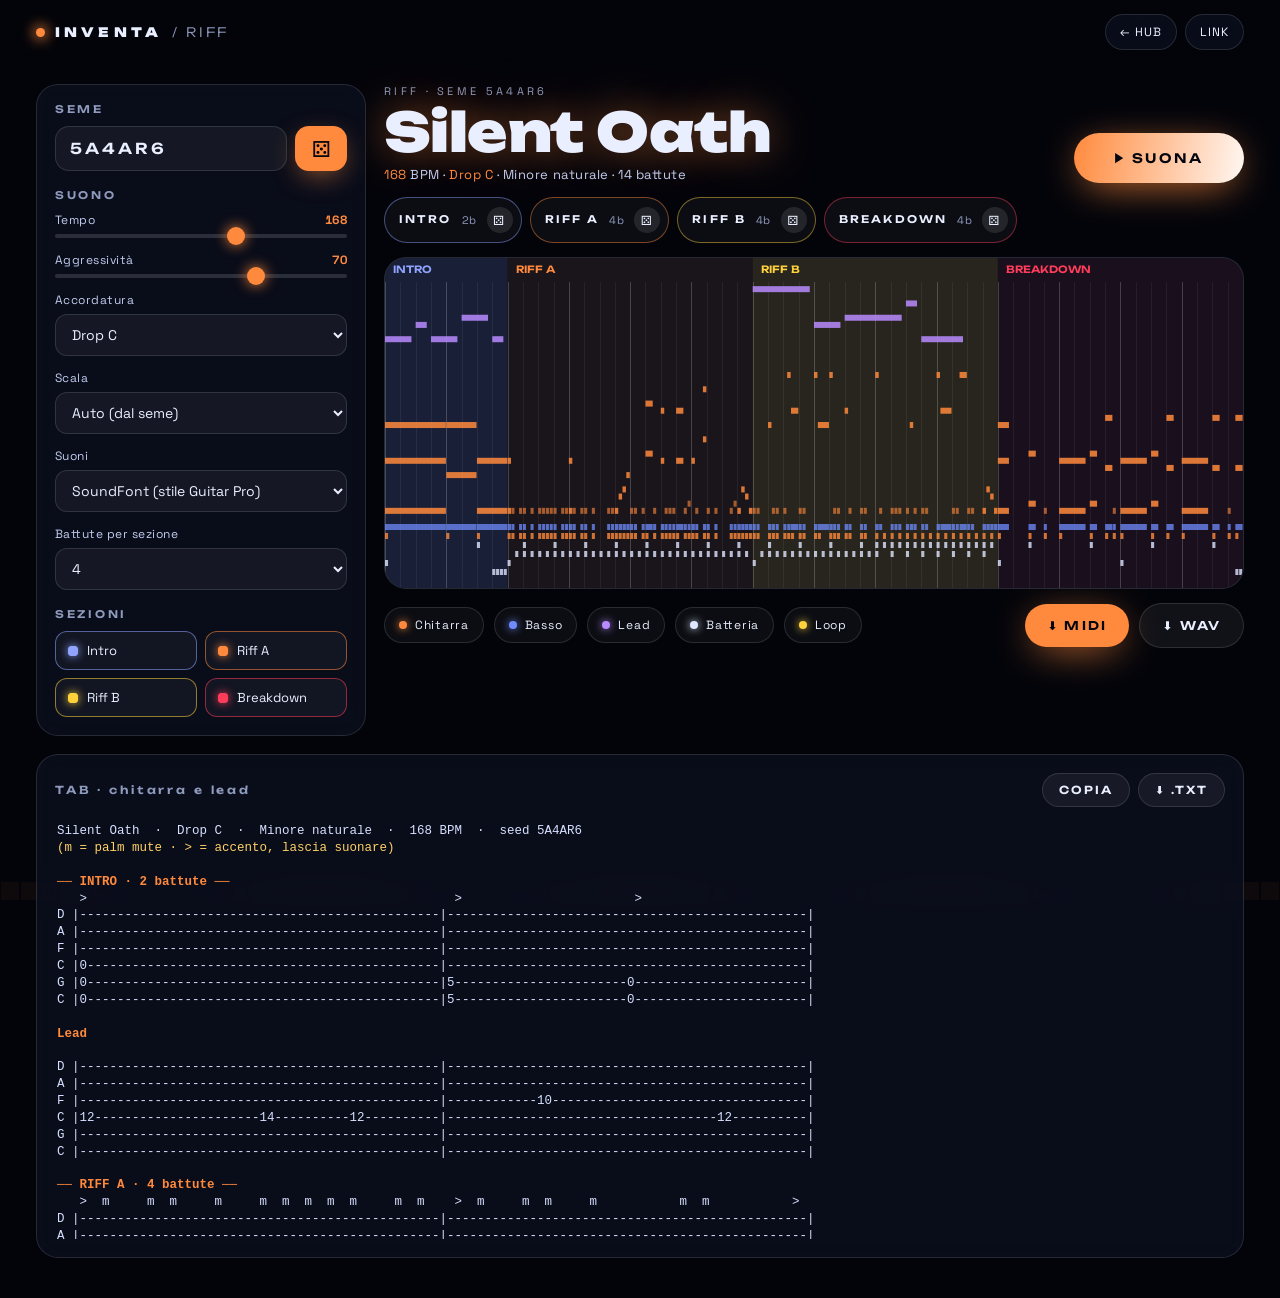
<file: riff.html>
<!doctype html>
<html lang="it">
<head>
<meta charset="utf-8">
<meta name="viewport" content="width=device-width,initial-scale=1,viewport-fit=cover">
<meta name="theme-color" content="#05060d">
<title>Inventa · Riff</title>
<meta name="description" content="Riff metalcore e breakdown generati al volo, con export MIDI.">
<link rel="icon" href="data:image/svg+xml,%3Csvg xmlns='http://www.w3.org/2000/svg' viewBox='0 0 64 64'%3E%3Cg fill='%23ff5a4d'%3E%3Crect x='6' y='14' width='9' height='36'/%3E%3Crect x='19' y='6' width='9' height='52'/%3E%3Crect x='32' y='20' width='9' height='30'/%3E%3Crect x='45' y='10' width='9' height='44'/%3E%3C/g%3E%3C/svg%3E">
<link rel="preconnect" href="https://fonts.googleapis.com">
<link href="https://fonts.googleapis.com/css2?family=Space+Grotesk:wght@300;400;500;700&family=Unbounded:wght@300;600;900&display=swap" rel="stylesheet">
<link rel="stylesheet" href="shared.css">
<style>
:root{--ac:#ff5a4d}
#bg{position:fixed;inset:0;width:100%;height:100%;z-index:0;pointer-events:none}
.flash{position:fixed;inset:0;z-index:1;pointer-events:none;background:radial-gradient(ellipse at 50% 100%,var(--ac),transparent 65%);opacity:calc(var(--k,0)*.22);mix-blend-mode:screen}
.rf>*{min-width:0}
.rf{position:relative;z-index:2;display:grid;grid-template-columns:330px minmax(0,1fr);gap:18px;max-width:1520px;margin:0 auto;padding:84px clamp(14px,3vw,36px) 40px}
.panel{background:var(--glass);border:1px solid var(--line);border-radius:22px;backdrop-filter:blur(14px);-webkit-backdrop-filter:blur(14px);padding:18px}
.ctl{display:flex;flex-direction:column;gap:18px;align-self:start}
.ctl h3{font-family:var(--disp);font-weight:600;font-size:10.5px;letter-spacing:.26em;text-transform:uppercase;color:var(--dim);margin-bottom:10px}
.seedrow{display:flex;gap:8px}
.seedrow input{flex:1;min-width:0;font:inherit;font-family:var(--disp);font-weight:600;letter-spacing:.2em;font-size:15px;text-transform:uppercase;color:var(--ink);background:rgba(255,255,255,.05);border:1px solid var(--line);border-radius:14px;padding:12px 14px;outline:none}
.seedrow input:focus{border-color:var(--ac)}
.dice{width:52px;border-radius:14px;background:var(--ac);color:#05060d;font-size:22px;box-shadow:0 8px 30px -10px var(--ac);transition:transform .25s}
.dice:hover{transform:rotate(25deg) scale(1.08)}
.row{display:flex;flex-direction:column;gap:6px;margin-bottom:14px}
.row label{display:flex;justify-content:space-between;font-size:12px;color:#c3cdee;letter-spacing:.04em}
.row label b{color:var(--ac);font-variant-numeric:tabular-nums}
input[type=range]{-webkit-appearance:none;appearance:none;height:4px;border-radius:4px;background:rgba(255,255,255,.14);outline:none;width:100%}
input[type=range]::-webkit-slider-thumb{-webkit-appearance:none;width:18px;height:18px;border-radius:50%;background:var(--ac);box-shadow:0 0 14px var(--ac);cursor:pointer;border:0}
input[type=range]::-moz-range-thumb{width:18px;height:18px;border-radius:50%;background:var(--ac);border:0;cursor:pointer}
select{font:inherit;font-size:14px;color:var(--ink);background:rgba(255,255,255,.05);border:1px solid var(--line);border-radius:12px;padding:10px 12px;outline:none;width:100%}
select option{background:#0b0e1e}
.checks{display:grid;grid-template-columns:1fr 1fr;gap:8px}
.chk{display:flex;align-items:center;gap:9px;padding:10px 12px;border-radius:12px;border:1px solid var(--line);background:rgba(255,255,255,.04);font-size:13px;cursor:pointer;user-select:none;transition:.2s}
.chk input{display:none}
.chk i{width:10px;height:10px;border-radius:3px;border:1.5px solid var(--sc,var(--ac));transition:.2s}
.chk input:checked+i{background:var(--sc,var(--ac));box-shadow:0 0 10px var(--sc,var(--ac))}
.chk:has(input:checked){border-color:color-mix(in srgb,var(--sc,var(--ac)) 55%,transparent)}

.stage{display:flex;flex-direction:column;gap:14px;min-width:0}
.head{display:flex;justify-content:space-between;align-items:flex-end;gap:16px;flex-wrap:wrap}
.eyebrow{font-size:11px;letter-spacing:.3em;text-transform:uppercase;color:var(--dim)}
h1{font-family:var(--disp);font-weight:900;font-size:clamp(28px,4.4vw,54px);line-height:1.03;letter-spacing:-.01em;margin:6px 0 6px;text-shadow:0 0 40px color-mix(in srgb,var(--ac) 50%,transparent)}
.meta{font-size:13px;color:#c3cdee;letter-spacing:.04em}
.meta span{color:var(--ac)}
#bPlay{min-width:170px;font-size:13px;padding:17px 30px;animation:sheen 4s linear infinite;background:linear-gradient(100deg,var(--ac),#fff 50%,var(--ac));background-size:220% 100%}
@keyframes sheen{to{background-position:-220% 0}}
.chips{display:flex;gap:8px;flex-wrap:wrap}
.chip{--sc:#fff;display:flex;align-items:center;gap:10px;padding:9px 8px 9px 14px;border-radius:99px;border:1px solid color-mix(in srgb,var(--sc) 45%,transparent);background:rgba(255,255,255,.04);font-family:var(--disp);font-size:10.5px;letter-spacing:.2em;font-weight:600;text-transform:uppercase;transition:.2s}
.chip:hover{background:color-mix(in srgb,var(--sc) 16%,transparent)}
.chip.on{background:color-mix(in srgb,var(--sc) 24%,transparent);box-shadow:0 0 22px -6px var(--sc)}
.chip small{font-family:var(--body);font-weight:400;letter-spacing:.05em;color:var(--dim);text-transform:none;font-size:11px}
.chip u{text-decoration:none;display:grid;place-items:center;width:26px;height:26px;border-radius:50%;background:rgba(255,255,255,.1);font-size:13px;transition:.25s}
.chip u:hover{background:var(--sc);color:#05060d;transform:rotate(90deg)}
.rollbox{padding:0;overflow:hidden;position:relative}
#roll{display:block;width:100%;height:330px;cursor:pointer}
.mixrow{display:flex;gap:10px;flex-wrap:wrap;align-items:center}
.mixrow .sp{flex:1}
.tg{--sc:var(--ac);padding:9px 14px;border-radius:99px;font-size:12px;letter-spacing:.06em;border:1px solid var(--line);background:rgba(255,255,255,.04);display:flex;gap:8px;align-items:center;transition:.2s}
.tg i{width:8px;height:8px;border-radius:50%;background:var(--sc);box-shadow:0 0 8px var(--sc)}
.tg.mute{opacity:.4}.tg.mute i{background:transparent;box-shadow:none;border:1px solid var(--sc)}
.tabp{grid-column:1/-1}
.tabhead{display:flex;justify-content:space-between;align-items:center;margin-bottom:12px;gap:10px;flex-wrap:wrap}
.tabhead h3{font-family:var(--disp);font-weight:600;font-size:11px;letter-spacing:.26em;color:var(--dim)}
pre#tab{font-family:'JetBrains Mono','Fira Code',ui-monospace,Menlo,Consolas,monospace;font-size:12.5px;line-height:1.35;color:#d8e0ff;overflow:auto;max-height:420px;padding:4px 2px 10px;white-space:pre}
pre#tab .sec{color:var(--ac);font-weight:700}
pre#tab .mk{color:#ffd166}
.sm{padding:9px 16px;font-size:11px}
@media (max-width:980px){.rf{grid-template-columns:minmax(0,1fr);padding-top:76px}.ctl{order:2}.stage{order:1}.tabp{order:3}#roll{height:260px}#bPlay{width:100%}}
</style>
</head>
<body>
<canvas id="bg"></canvas><div class="flash"></div>
<header class="top">
  <a class="brand" href="index.html"><i></i>INVENTA<span class="crumb">/ RIFF</span></a>
  <div class="tools"><a class="pill" href="index.html">← Hub</a><button class="pill" id="bLink">Link</button></div>
</header>
<div id="toast"></div>

<main class="rf">
  <aside class="panel ctl">
    <div>
      <h3>Seme</h3>
      <div class="seedrow"><input id="seed" maxlength="8" spellcheck="false" autocomplete="off"><button class="dice" id="bDice" title="Nuovo riff (N)">⚄</button></div>
    </div>
    <div>
      <h3>Suono</h3>
      <div class="row"><label>Tempo <b id="vBpm">170</b></label><input type="range" id="bpm" min="80" max="220" value="170"></div>
      <div class="row"><label>Aggressività <b id="vInt">70</b></label><input type="range" id="inten" min="0" max="100" value="70"></div>
      <div class="row"><label>Accordatura</label><select id="tun"></select></div>
      <div class="row"><label>Scala</label><select id="scl"></select></div>
      <div class="row"><label>Suoni</label><select id="eng"><option value="sf">SoundFont (stile Guitar Pro)</option><option value="synth">Sintetizzati</option></select></div>
      <div class="row" style="margin-bottom:0"><label>Battute per sezione</label><select id="bars"><option value="2">2</option><option value="4" selected>4</option><option value="8">8</option></select></div>
    </div>
    <div>
      <h3>Sezioni</h3>
      <div class="checks" id="secChecks"></div>
    </div>
  </aside>

  <section class="stage">
    <div class="head">
      <div><div class="eyebrow" id="eyebrow">Riff</div><h1 id="title">—</h1><div class="meta" id="meta"></div></div>
      <button class="btn" id="bPlay">▶ Suona</button>
    </div>
    <div class="chips" id="chips"></div>
    <div class="panel rollbox"><canvas id="roll"></canvas></div>
    <div class="mixrow">
      <button class="tg" data-m="g" style="--sc:var(--ac)"><i></i>Chitarra</button>
      <button class="tg" data-m="b" style="--sc:#6f8cff"><i></i>Basso</button>
      <button class="tg" data-m="l" style="--sc:#b88bff"><i></i>Lead</button>
      <button class="tg" data-m="d" style="--sc:#dfe6ff"><i></i>Batteria</button>
      <button class="tg" id="tgLoop" style="--sc:#ffd23d"><i></i>Loop</button>
      <span class="sp"></span>
      <button class="btn" id="bMidi">⬇ MIDI</button>
      <button class="btn ghost" id="bWav">⬇ WAV</button>
    </div>
  </section>

  <section class="panel tabp">
    <div class="tabhead"><h3>TAB · chitarra e lead</h3><div style="display:flex;gap:8px"><button class="btn ghost sm" id="bCopy">Copia</button><button class="btn ghost sm" id="bTxt">⬇ .txt</button></div></div>
    <pre id="tab"></pre>
  </section>
</main>

<script>
(()=>{
'use strict';
/* ============================================================ utils */
const $=s=>document.querySelector(s);
const clamp=(x,a,b)=>Math.min(b,Math.max(a,x));
function hashStr(s){let h=2166136261;for(let i=0;i<s.length;i++){h^=s.charCodeAt(i);h=Math.imul(h,16777619);}return h>>>0;}
function mulberry32(a){return()=>{a|=0;a=a+0x6D2B79F5|0;let t=Math.imul(a^a>>>15,1|a);t=t+Math.imul(t^t>>>7,61|t)^t;return((t^t>>>14)>>>0)/4294967296;};}
const newSeed=()=>{let s='';const a='ABCDEFGHJKLMNPQRSTUVWXYZ23456789';for(let i=0;i<6;i++)s+=a[Math.floor(Math.random()*a.length)];return s;};
function toast(m){const t=$('#toast');t.textContent=m;t.classList.add('show');clearTimeout(toast.t);toast.t=setTimeout(()=>t.classList.remove('show'),2400);}
const NOTE=['C','C#','D','D#','E','F','F#','G','G#','A','A#','B'];
const noteName=m=>NOTE[m%12]+(Math.floor(m/12)-1);
const mtof=m=>440*Math.pow(2,(m-69)/12);
const STEPS=16;

/* ============================================================ dati musicali */
const TUNINGS={
  std:{name:'Standard E',strings:[40,45,50,55,59,64]},
  dropD:{name:'Drop D',strings:[38,45,50,55,59,64]},
  dropCs:{name:'Drop C#',strings:[37,44,49,54,58,63]},
  dropC:{name:'Drop C',strings:[36,43,48,53,57,62]},
  dropB:{name:'Drop B',strings:[35,42,47,52,56,61]},
  dropA:{name:'Drop A',strings:[33,40,45,50,54,59]}
};
const SCALES={
  phr:{name:'Frigio',s:[0,1,3,5,7,8,10]},
  harm:{name:'Minore armonica',s:[0,2,3,5,7,8,11]},
  aeo:{name:'Minore naturale',s:[0,2,3,5,7,8,10]},
  pdom:{name:'Frigio dominante',s:[0,1,4,5,7,8,10]},
  loc:{name:'Locrio',s:[0,1,3,5,6,8,10]}
};
const SECS=[
  {id:'intro',name:'Intro',color:'#8fa3ff'},
  {id:'a',name:'Riff A',color:'#ff8a3d'},
  {id:'b',name:'Riff B',color:'#ffd23d'},
  {id:'bd',name:'Breakdown',color:'#ff3d5a'}
];
const SEC_BY={};SECS.forEach(s=>SEC_BY[s.id]=s);
const ACCENTS=['#ff5a4d','#ff8a3d','#ffc83d','#4dc8ff','#b06bff','#3dffb0','#ff4d9a'];
const ADJ=['Hollow','Burning','Fallen','Silent','Broken','Crimson','Severed','Bleeding','Drowned','Last','Iron','Nameless','Ashen','Cold','Wretched','Vacant'];
const NOUN=['Crown','Oath','Horizon','Chains','Tide','Vessel','Cathedral','Ashes','Mercy','Reign','Throne','Harvest','Static','Verdict','Gospel','Ruin'];
const TPL=['xxxx','xxx.','xx.x','x.xx','xx..','x.x.','x..x','.x.x','x...','..xx','....'];
const cnt=t=>{let n=0;for(const c of t)if(c==='x')n++;return n;};

/* ============================================================ stato */
const P={seed:'',bpm:170,tuning:'dropC',scale:'auto',inten:70,bars:4,secs:{intro:true,a:true,b:true,bd:true},reroll:{},mute:{g:false,b:false,l:false,d:false},loop:true,engine:(()=>{try{return localStorage.getItem('riff.engine')==='synth'?'synth':'sf';}catch(e){return'sf';}})()};
let song=null;

function autoBpm(seed){const r=mulberry32(hashStr(seed+'|bpm'));return Math.round(112+r()*88);}
function scaleKey(){if(P.scale!=='auto')return P.scale;const k=Object.keys(SCALES);return k[hashStr(P.seed+'|sc')%k.length];}

/* ============================================================ generatore */
function wpick(r,items,w){let s=0;for(const x of w)s+=x;let v=r()*s;for(let i=0;i<items.length;i++){v-=w[i];if(v<=0)return items[i];}return items[items.length-1];}
function pickTpl(r,I,mustStart,kind){
  const target=1+I*2.7;
  const pool=TPL.filter(t=>!mustStart||t[0]==='x');
  const w=pool.map(t=>{let x=Math.exp(-Math.pow(cnt(t)-target,2)/1.7);if(t==='x.xx'&&kind==='a')x*=1.6;if(t==='....')x*=.35;if(t==='xxxx'&&I>.6)x*=1.3;return x;});
  return wpick(r,pool,w);
}
function leadLine(r,o,bars,sparse){
  const {root,scale}=o;
  const deg=d=>root+scale[((d%7)+7)%7]+12*Math.floor(d/7)+24;
  const out=[];let t=0;const total=bars*STEPS;
  let cur=wpick(r,[4,1,2,0],[4,2,2,1]);
  const durs=[4,6,8,8,12,16];
  while(t<total){
    const dur=durs[Math.floor(r()*durs.length)];
    const len=Math.min(dur,total-t);
    if(r()<(sparse?.3:.16)){t+=len;continue;}
    out.push({t,p:[deg(cur)],d:Math.max(2,len-1)});
    const stp=[-2,-1,-1,1,1,2,3,-3][Math.floor(r()*8)];
    cur=clamp(cur+stp,0,8);t+=len;
  }
  if(out.length){const last=out[out.length-1];last.p=[deg(r()<.6?0:1)];}
  return out;
}
function genRiff(r,o,kind){
  const {bars,root,scale}=o,I=o.I;
  const deg=(d,oct=0)=>root+scale[((d%7)+7)%7]+12*Math.floor(d/7)+12*oct;
  const rnd=a=>a[Math.floor(r()*a.length)];
  const mkBar=seed=>{
    const h=new Array(STEPS).fill(false);
    for(let gi=0;gi<4;gi++){
      if(seed&&gi<2){for(let i=0;i<4;i++)h[gi*4+i]=seed[gi*4+i];continue;}
      const t=pickTpl(r,I,gi===0,kind);
      for(let i=0;i<4;i++)h[gi*4+i]=t[i]==='x';
    }
    return h;
  };
  const A=mkBar(null),B=mkBar(A),pats=[A,B];
  const motif=[0,rnd([2,3,4]),rnd([1,2,5]),rnd([4,5,6])];let mi=0;
  const blast=kind==='b'&&r()<I*.6;
  const g=[],d=[];
  const fills=[['snare','tomH','tomM','tomL'],['snare','snare','tomM','tomL'],['tomH','tomH','tomM','tomM'],['snare','snare','snare','snare']];
  for(let bar=0;bar<bars;bar++){
    const hits=pats[bar%2].slice();
    const last=bar===bars-1,second=bar%2===1;
    let run=null,fill=false;
    if(second&&r()<.5){
      run=rnd([[3,2,1,0],[0,1,2,3],[4,3,2,0],[0,2,1,0]]);
    }
    else if(last&&r()<.55)fill=true;
    if(!run&&!fill&&bar>=2&&second&&r()<.4){const t=pickTpl(r,I,false,kind);for(let i=0;i<4;i++)hits[12+i]=t[i]==='x';}
    if(run||fill)for(let i=12;i<16;i++)hits[i]=false;
    const idx=[];for(let s=0;s<STEPS;s++)if(hits[s])idx.push(s);
    idx.forEach((s,k)=>{
      const nxt=k+1<idx.length?idx[k+1]:(run||fill?12:16);
      const gap=nxt-s;
      const strong=s%4===0;
      const firstOfSec=bar===0&&s===0;
      const pAcc=kind==='a'?(strong?.34:.07):(strong?.6:.3);
      const acc=firstOfSec?r()<.75:r()<pAcc;
      if(acc){
        let p;
        if(kind==='b'&&!firstOfSec){p=[deg(motif[mi++%motif.length],1)];}
        else{
          const dg=firstOfSec?0:wpick(r,[0,1,2,3,4,5,6],[30,12,10,12,14,12,10]);
          if(dg===0)p=[root,root+7];else if(r()<.55)p=[deg(dg),deg(dg)+7];else p=[deg(dg)];
        }
        g.push({t:bar*STEPS+s,p,d:Math.max(1,Math.min(gap,kind==='b'?3:4)),pm:false,acc:true});
      }else{
        const b2=s%2===1&&r()<.12;
        g.push({t:bar*STEPS+s,p:[b2?root+1:root],d:1,pm:true,acc:false});
      }
    });
    if(run){
      run.forEach((dg,k)=>g.push({t:bar*STEPS+12+k,p:[deg(dg)],d:1,pm:false,acc:k===3}));
    }
    // batteria
    const gSteps=new Set(g.filter(e=>e.t>=bar*STEPS&&e.t<(bar+1)*STEPS).map(e=>e.t-bar*STEPS));
    const gAcc=new Set(g.filter(e=>e.t>=bar*STEPS&&e.t<(bar+1)*STEPS&&e.acc).map(e=>e.t-bar*STEPS));
    const doBlast=blast&&bar>=Math.floor(bars/2);
    if(bar===0)d.push({t:0,i:'crash',v:118});
    else if(bar%4===0)d.push({t:bar*STEPS,i:'crash',v:108});
    for(let s=0;s<STEPS;s++){
      const T=bar*STEPS+s;
      const inFill=fill&&s>=12;
      if(doBlast){
        if(s%2===0){d.push({t:T,i:'kick',v:106});d.push({t:T,i:'snare',v:104});}
        if(s%4===0&&!(bar===0&&s===0))d.push({t:T,i:'hatO',v:84});
        continue;
      }
      if(gSteps.has(s)&&!inFill)d.push({t:T,i:'kick',v:gAcc.has(s)?120:104});
      if((s===4||s===12)&&!inFill)d.push({t:T,i:'snare',v:112});
      if(s%2===0&&!inFill&&!(bar%4===0&&s===0)){d.push({t:T,i:(s===14&&r()<.25)?'hatO':'hatC',v:s%4===0?80:62});}
    }
    if(fill){
      const f=rnd(fills);
      f.forEach((ins,k)=>d.push({t:bar*STEPS+12+k,i:ins,v:96+k*8}));
      d.push({t:bar*STEPS+12,i:'kick',v:110});
    }
  }
  return{g,d};
}
function genIntro(r,o){
  const {root,scale}=o;
  const deg=(dg,oct=0)=>root+scale[((dg%7)+7)%7]+12*Math.floor(dg/7)+12*oct;
  const g=[],d=[];
  g.push({t:0,p:[root,root+7,root+12],d:16,pm:false,acc:true});
  const d1=[5,3,2][Math.floor(r()*3)];
  g.push({t:16,p:[deg(d1),deg(d1)+7],d:8,pm:false,acc:true});
  g.push({t:24,p:[root,root+7],d:8,pm:false,acc:true});
  d.push({t:0,i:'crash',v:112});d.push({t:0,i:'kick',v:110});
  d.push({t:16,i:'kick',v:104});d.push({t:24,i:'kick',v:104});d.push({t:24,i:'snare',v:100});
  const roll=[['tomH',96],['tomH',102],['tomM',108],['tomL',116]];
  roll.forEach((x,k)=>d.push({t:28+k,i:x[0],v:x[1]}));
  const l=leadLine(r,o,2,false);
  return{g,d,l};
}
function genBreak(r,o){
  const {bars,root,scale}=o,I=o.I;
  const deg=(dg,oct=0)=>root+scale[((dg%7)+7)%7]+12*Math.floor(dg/7)+12*oct;
  const sizes=[2,3,3,4,4,6,8];
  const part=(total)=>{const out=[];let s=0;while(s<total){const opts=sizes.filter(z=>s+z<=total);if(!opts.length){out[out.length-1]+=total-s;break;}const z=opts[Math.floor(r()*opts.length)];out.push(z);s+=z;}return out;};
  const c1=part(16);
  const c2=[];let sum=0;for(const z of c1){if(sum+z>8)break;c2.push(z);sum+=z;}
  part(16-sum).forEach(z=>c2.push(z));
  const pats=[c1,c2];
  const g=[],d=[];
  const diss=[[root+1],[root+6],[root+1,root+8],[deg(5)],[root+6,root+13]];
  for(let bar=0;bar<bars;bar++){
    const chunks=pats[bar%2];
    const last=bar===bars-1;
    let pos=0;const kickSteps=[];
    chunks.forEach((len,ci)=>{
      const s=pos;pos+=len;
      const T=bar*STEPS+s;
      let ev;
      if(bar===0&&ci===0)ev={t:T,p:[root,root+7,root+12],d:Math.min(len,3),pm:false,acc:true};
      else if(last&&ci===chunks.length-1)ev={t:T,p:r()<.5?[root+6,root+13]:[root,root+6],d:Math.max(2,len),pm:false,acc:true};
      else if(len>=6)ev={t:T,p:[root,root+7],d:len-1,pm:false,acc:true};
      else if(ci>0&&r()<.28+.2*I)ev={t:T,p:diss[Math.floor(r()*diss.length)],d:Math.min(len,2),pm:false,acc:true};
      else ev={t:T,p:[root],d:1,pm:true,acc:false};
      g.push(ev);kickSteps.push([s,ev.acc]);
    });
    kickSteps.forEach(([s,a])=>d.push({t:bar*STEPS+s,i:'kick',v:a?122:108}));
    d.push({t:bar*STEPS+8,i:'snare',v:118});
    if(bar===0)d.push({t:0,i:'crash',v:122});
    else if(bar%2===0)d.push({t:bar*STEPS,i:'china',v:116});
    if(last&&r()<.5){d.push({t:bar*STEPS+14,i:'tomM',v:110});d.push({t:bar*STEPS+15,i:'tomL',v:120});}
  }
  return{g,d};
}
function buildSong(){
  const tun=TUNINGS[P.tuning],root=tun.strings[0];
  const sk=scaleKey(),scale=SCALES[sk].s;
  const I=P.inten/100;
  const sections=[];let start=0;
  for(const def of SECS){
    if(!P.secs[def.id])continue;
    const bars=def.id==='intro'?2:P.bars;
    const r=mulberry32(hashStr(P.seed+'|'+def.id+'|'+(P.reroll[def.id]||0)));
    const o={bars,root,scale,I};
    let res;
    if(def.id==='intro')res=genIntro(r,o);
    else if(def.id==='bd')res=genBreak(r,o);
    else res=genRiff(r,o,def.id);
    // lead
    let l=res.l||[];
    if(def.id==='a'&&r()<.28)l=leadLine(r,o,bars,true);
    if(def.id==='b'&&r()<.8)l=leadLine(r,o,bars,true);
    // basso: segue la chitarra
    const b=res.g.map(e=>{
      const low=Math.min(...e.p);
      let bp=low-12>=23?low-12:low;
      return{t:e.t,p:[bp],d:e.pm?1:e.d,pm:e.pm};
    });
    sections.push({id:def.id,name:def.name,color:def.color,bars,start,g:res.g,b,l,d:res.d});
    start+=bars*STEPS;
  }
  const ev=[];
  sections.forEach(s=>{
    s.g.forEach(e=>ev.push({k:'g',t:s.start+e.t,p:e.p,d:e.d,pm:e.pm,acc:e.acc,v:e.pm?92:e.acc?114:102,sec:s.id}));
    s.b.forEach(e=>ev.push({k:'b',t:s.start+e.t,p:e.p,d:e.d,pm:e.pm,v:e.pm?96:106,sec:s.id}));
    s.l.forEach(e=>ev.push({k:'l',t:s.start+e.t,p:e.p,d:e.d,v:100,sec:s.id}));
    s.d.forEach(e=>ev.push({k:'d',t:s.start+e.t,i:e.i,v:e.v,sec:s.id}));
  });
  const order={d:0,b:1,g:2,l:3};
  ev.sort((a,b)=>a.t-b.t||order[a.k]-order[b.k]);
  song={sections,total:start,ev,tun,sk,root};
}
function riffName(){
  const r=mulberry32(hashStr(P.seed+'|name'));
  return ADJ[Math.floor(r()*ADJ.length)]+' '+NOUN[Math.floor(r()*NOUN.length)];
}

/* ============================================================ sintetizzatore */
class Kit{
  constructor(ctx){
    const c=this.c=ctx;
    this.master=c.createGain();this.master.gain.value=.7;
    this.comp=c.createDynamicsCompressor();
    this.comp.threshold.value=-14;this.comp.knee.value=10;this.comp.ratio.value=7;this.comp.attack.value=.002;this.comp.release.value=.12;
    this.an=c.createAnalyser();this.an.fftSize=1024;this.an.smoothingTimeConstant=.72;
    this.lim=c.createDynamicsCompressor();this.lim.threshold.value=-3;this.lim.knee.value=0;this.lim.ratio.value=20;this.lim.attack.value=.001;this.lim.release.value=.06;
    this.out=c.createGain();this.out.gain.value=.93;
    this.master.connect(this.comp);this.comp.connect(this.lim);this.lim.connect(this.out);this.out.connect(this.an);this.an.connect(c.destination);
    // rumore
    const nb=c.createBuffer(1,c.sampleRate*2,c.sampleRate),nd=nb.getChannelData(0);
    for(let i=0;i<nd.length;i++)nd[i]=Math.random()*2-1;this.noise=nb;
    // riverbero corto
    const len=Math.floor(c.sampleRate*1.8),imp=c.createBuffer(2,len,c.sampleRate);
    for(let ch=0;ch<2;ch++){const d=imp.getChannelData(ch);for(let i=0;i<len;i++)d[i]=(Math.random()*2-1)*Math.pow(1-i/len,3);}
    this.rev=c.createConvolver();this.rev.buffer=imp;
    const rg=c.createGain();rg.gain.value=.5;this.revIn=c.createGain();this.revIn.gain.value=.5;
    this.revIn.connect(this.rev);this.rev.connect(rg);rg.connect(this.master);
    // chitarra
    this.gIn=c.createGain();this.gIn.gain.value=1;
    const hp=c.createBiquadFilter();hp.type='highpass';hp.frequency.value=90;
    const pre=c.createGain();pre.gain.value=2.4;
    const ws=c.createWaveShaper();const N=4096,cur=new Float32Array(N);
    for(let i=0;i<N;i++){const x=i/(N/2)-1;cur[i]=Math.tanh(x*6+.35*x*x)*.9;}ws.curve=cur;ws.oversample='4x';
    const mid=c.createBiquadFilter();mid.type='peaking';mid.frequency.value=2300;mid.Q.value=.9;mid.gain.value=4;
    const lp=c.createBiquadFilter();lp.type='lowpass';lp.frequency.value=5400;lp.Q.value=.6;
    const lo=c.createBiquadFilter();lo.type='lowshelf';lo.frequency.value=150;lo.gain.value=4;
    this.gOut=c.createGain();this.gOut.gain.value=.27;
    this.gIn.connect(hp);hp.connect(pre);pre.connect(ws);ws.connect(mid);mid.connect(lp);lp.connect(lo);lo.connect(this.gOut);
    this.gOut.connect(this.master);
    // basso
    this.bBus=c.createGain();this.bBus.gain.value=.5;this.bBus.connect(this.master);
    // lead
    const lws=c.createWaveShaper();const lc=new Float32Array(1024);for(let i=0;i<1024;i++){const x=i/512-1;lc[i]=Math.tanh(x*3.2)*.9;}lws.curve=lc;
    const llp=c.createBiquadFilter();llp.type='lowpass';llp.frequency.value=3600;
    this.lIn=c.createGain();this.lIn.connect(lws);lws.connect(llp);
    const lout=c.createGain();lout.gain.value=.2;llp.connect(lout);lout.connect(this.master);
    this.dly=c.createDelay(2);this.dly.delayTime.value=.33;const fb=c.createGain();fb.gain.value=.32;
    this.dly.connect(fb);fb.connect(this.dly);const dg=c.createGain();dg.gain.value=.5;
    lout.connect(this.dly);this.dly.connect(dg);dg.connect(this.master);dg.connect(this.revIn);lout.connect(this.revIn);
    // batteria
    this.dBus=c.createGain();this.dBus.gain.value=1.25;this.dBus.connect(this.master);
  }
  setTempo(bpm){this.dly.delayTime.value=Math.min(1.9,60/bpm*.75);}
  nz(t,dur,type,f,q,gain,dest,dec){
    const c=this.c,s=c.createBufferSource();s.buffer=this.noise;
    const fl=c.createBiquadFilter();fl.type=type;fl.frequency.value=f;fl.Q.value=q;
    const g=c.createGain();g.gain.setValueAtTime(gain,t);g.gain.exponentialRampToValueAtTime(.0008,t+(dec||dur));
    s.connect(fl);fl.connect(g);g.connect(dest);s.start(t,Math.random()*.8);s.stop(t+dur+.02);
  }
  tone(t,dur,f0,f1,fd,gain,dest,type){
    const c=this.c,o=c.createOscillator();o.type=type||'sine';o.frequency.setValueAtTime(f0,t);o.frequency.exponentialRampToValueAtTime(f1,t+fd);
    const g=c.createGain();g.gain.setValueAtTime(gain,t);g.gain.exponentialRampToValueAtTime(.0008,t+dur);
    o.connect(g);g.connect(dest);o.start(t);o.stop(t+dur+.02);
  }
  drum(i,t,v){
    const a=v/127,D=this.dBus;
    switch(i){
      case 'kick':this.tone(t,.2,200,46,.075,1.0*a,D);this.nz(t,.03,'highpass',3200,.7,.45*a,D,.018);this.tone(t,.09,110,60,.05,.5*a,D,'triangle');break;
      case 'snare':this.tone(t,.13,230,140,.1,.55*a,D,'triangle');this.nz(t,.22,'bandpass',2300,.8,.9*a,D,.19);this.nz(t,.12,'highpass',6000,.7,.3*a,D,.1);break;
      case 'hatC':this.nz(t,.05,'highpass',7800,.8,.34*a,D,.035);break;
      case 'hatO':this.nz(t,.3,'highpass',7200,.8,.34*a,D,.26);break;
      case 'crash':this.nz(t,2,'highpass',3200,.6,.55*a,D,1.8);this.nz(t,1,'bandpass',6800,.9,.35*a,D,.9);break;
      case 'china':this.nz(t,1.2,'bandpass',4300,.55,.6*a,D,1.0);this.nz(t,.7,'bandpass',8200,.9,.35*a,D,.5);this.tone(t,.5,380,310,.4,.07*a,D,'square');break;
      case 'tomH':this.tone(t,.28,200,130,.2,.8*a,D);this.nz(t,.03,'highpass',3000,.7,.3*a,D,.02);break;
      case 'tomM':this.tone(t,.32,150,95,.22,.85*a,D);this.nz(t,.03,'highpass',3000,.7,.3*a,D,.02);break;
      case 'tomL':this.tone(t,.4,108,66,.25,.9*a,D);this.nz(t,.03,'highpass',3000,.7,.3*a,D,.02);break;
    }
  }
  guitar(t,pitches,dur,pm,v){
    const c=this.c,a=v/127;
    const len=pm?Math.min(dur,.1):dur+.02;
    pitches.forEach(p=>{
      const f=mtof(p);
      [-1,1].forEach(side=>{
        const o=c.createOscillator();o.type='sawtooth';o.frequency.value=f;o.detune.value=side*7;
        const fl=c.createBiquadFilter();fl.type='lowpass';fl.Q.value=1.1;
        fl.frequency.setValueAtTime(pm?3600:5200,t);
        fl.frequency.exponentialRampToValueAtTime(pm?520:2600,t+len);
        const g=c.createGain();
        g.gain.setValueAtTime(0,t);g.gain.linearRampToValueAtTime(.42*a,t+.003);
        if(pm){g.gain.exponentialRampToValueAtTime(.0008,t+len);}
        else{g.gain.setValueAtTime(.42*a,t+Math.max(.01,len-.05));g.gain.linearRampToValueAtTime(0,t+len+.04);}
        const pan=c.createStereoPanner();pan.pan.value=side*.75;
        o.connect(fl);fl.connect(g);g.connect(pan);pan.connect(this.gIn);
        o.start(t);o.stop(t+len+.1);
      });
    });
  }
  bass(t,pitch,dur,pm,v){
    const c=this.c,a=v/127,f=mtof(pitch),len=pm?Math.min(dur,.13):dur+.02;
    const o=c.createOscillator();o.type='sawtooth';o.frequency.value=f;
    const o2=c.createOscillator();o2.type='sine';o2.frequency.value=f;
    const fl=c.createBiquadFilter();fl.type='lowpass';fl.frequency.value=650;fl.Q.value=1;
    const g=c.createGain();g.gain.setValueAtTime(0,t);g.gain.linearRampToValueAtTime(.55*a,t+.004);
    g.gain.exponentialRampToValueAtTime(.12*a,t+Math.max(.02,len*.7));g.gain.linearRampToValueAtTime(0,t+len+.04);
    const g2=c.createGain();g2.gain.value=1.1;
    o.connect(fl);fl.connect(g);o2.connect(g2);g2.connect(g);g.connect(this.bBus);
    o.start(t);o2.start(t);o.stop(t+len+.1);o2.stop(t+len+.1);
  }
  lead(t,pitch,dur,v){
    const c=this.c,a=v/127,f=mtof(pitch),len=dur;
    const o=c.createOscillator();o.type='sawtooth';o.frequency.value=f;
    const lfo=c.createOscillator();lfo.frequency.value=5.4;const lg=c.createGain();lg.gain.setValueAtTime(0,t);lg.gain.linearRampToValueAtTime(14,t+Math.min(.5,len));
    lfo.connect(lg);lg.connect(o.detune);
    const g=c.createGain();g.gain.setValueAtTime(0,t);g.gain.linearRampToValueAtTime(.5*a,t+.02);g.gain.setValueAtTime(.5*a,t+Math.max(.03,len-.06));g.gain.linearRampToValueAtTime(0,t+len+.08);
    o.connect(g);g.connect(this.lIn);
    o.start(t);lfo.start(t);o.stop(t+len+.15);lfo.stop(t+len+.15);
  }
  play(e,t,sps,hum){
    const j=hum?(Math.random()*10-5):0,v=clamp(e.v+j,30,127);
    if(e.k==='d')this.drum(e.i,t,v);
    else if(e.k==='g')this.guitar(t,e.p,e.pm?sps*.9:e.d*sps*.97,e.pm,v);
    else if(e.k==='b')this.bass(t,e.p[0],e.pm?sps*1.1:e.d*sps*.97,e.pm,v);
    else if(e.k==='l')this.lead(t,e.p[0],e.d*sps,v);
  }
}

/* ============================================================ SoundFont (WebAudioFont, strumenti GM) */
const SF={
  libs:['https://cdn.jsdelivr.net/npm/webaudiofont@3.0.4/npm/dist/WebAudioFontPlayer.js','https://unpkg.com/webaudiofont@3.0.4/npm/dist/WebAudioFontPlayer.js','https://surikov.github.io/webaudiofont/npm/dist/WebAudioFontPlayer.js'],
  bases:['https://surikov.github.io/webaudiofontdata/sound/','https://cdn.jsdelivr.net/gh/surikov/webaudiofontdata/sound/'],
  // programmi GM (a base 0): 30 Distortion Guitar, 28 Muted Guitar, 29 Overdriven Guitar, 34 Electric Bass (pick): gli stessi del file MIDI
  melodic:{g:'0300_GeneralUserGS_sf2_file',gm:'0280_GeneralUserGS_sf2_file',b:'0340_GeneralUserGS_sf2_file',l:'0290_GeneralUserGS_sf2_file'},
  drumNote:{kick:36,snare:38,hatC:42,hatO:46,crash:49,china:52,tomH:50,tomM:47,tomL:45},
  loadScript(url){return new Promise((res,rej)=>{const t=setTimeout(()=>rej(new Error('timeout '+url)),20000);const el=document.createElement('script');el.src=url;el.onload=()=>{clearTimeout(t);res();};el.onerror=()=>{clearTimeout(t);el.remove();rej(new Error(url));};document.head.appendChild(el);});},
  async lib(){
    if(window.WebAudioFontPlayer)return;
    for(const u of this.libs){try{await this.loadScript(u);if(window.WebAudioFontPlayer)return;}catch(e){}}
    throw new Error('libreria non raggiungibile');
  },
  tone(file){return'_tone_'+file;},
  drum(n){return'_drum_'+n+'_0_FluidR3_GM_sf2_file';},
  async preset(ctx,file,varName,pl){
    if(!window[varName]){
      for(const b of this.bases){try{await this.loadScript(b+file+'.js');}catch(e){}if(window[varName])break;}
      if(!window[varName])throw new Error('strumento non raggiungibile: '+file);
    }
    const pr=window[varName];pl.adjustPreset(ctx,pr);
    const t0=performance.now();
    while(!pr.zones.every(z=>z.buffer)){if(performance.now()-t0>25000)throw new Error('decodifica scaduta');await new Promise(r=>setTimeout(r,60));}
  },
  async load(ctx,progress){
    await this.lib();
    const pl=new WebAudioFontPlayer();
    const jobs=[];
    Object.values(this.melodic).forEach(f=>jobs.push([f+'.js',f,this.tone(f)]));
    Object.values(this.drumNote).forEach(n=>{const f='128'+n+'_0_FluidR3_GM_sf2_file';jobs.push([f,f,this.drum(n)]);});
    let done=0;
    await Promise.all(jobs.map(j=>this.preset(ctx,j[1],j[2],pl).then(()=>{done++;if(progress)progress(Math.round(done/jobs.length*100));})));
  }
};
class SfKit extends Kit{
  constructor(ctx){
    super(ctx);const c=ctx;
    this.pl=new WebAudioFontPlayer();this.pl.resumeContext=()=>{};
    const bus=(g,rv)=>{const n=c.createGain();n.gain.value=g;n.connect(this.master);if(rv){const s=c.createGain();s.gain.value=rv;n.connect(s);s.connect(this.revIn);}return n;};
    this.sg=bus(.85,.16);this.sb=bus(.95,.03);this.sl=bus(.7,.22);this.sd=bus(1.0,.07);
    const dg=c.createGain();dg.gain.value=.2;this.sl.connect(this.dly);this.dly.connect(dg);dg.connect(this.master);
    this.vg=window[SF.tone(SF.melodic.g)];this.vgm=window[SF.tone(SF.melodic.gm)];this.vb=window[SF.tone(SF.melodic.b)];this.vl=window[SF.tone(SF.melodic.l)];
  }
  play(e,t,sps,hum){
    const j=hum?(Math.random()*10-5):0,v=clamp(e.v+j,30,127)/127,pl=this.pl,c=this.c;
    if(e.k==='d'){const n=SF.drumNote[e.i],pr=window[SF.drum(n)];if(pr)pl.queueWaveTable(c,this.sd,pr,t,n,e.i==='crash'||e.i==='china'?3:1.2,.95*v);}
    else if(e.k==='g'){const pr=e.pm&&this.vgm?this.vgm:this.vg,d=e.pm?sps*.9:e.d*sps*.97;e.p.forEach(p=>pl.queueWaveTable(c,this.sg,pr,t,p,d,(e.pm?.7:.5)*v));}
    else if(e.k==='b'){e.p.slice(0,1).forEach(p=>pl.queueWaveTable(c,this.sb,this.vb,t,p,e.pm?sps*1.1:e.d*sps*.97,.8*v));}
    else if(e.k==='l'){pl.queueWaveTable(c,this.sl,this.vl,t,e.p[0],e.d*sps,.6*v);}
  }
}

/* ============================================================ player */
const Player={
  ctx:null,kit:null,kitType:null,playing:false,loading:false,t0:0,sps:0,idx:0,timer:0,kicks:[],
  ensure(){
    if(this.ctx)return;
    const AC=window.AudioContext||window.webkitAudioContext;
    this.ctx=new AC();
  },
  async prepare(){
    this.ensure();
    if(this.kit&&this.kitType===P.engine)return true;
    const b=$('#bPlay');
    if(this.kit){try{this.kit.out.disconnect();}catch(e){}this.kit=null;}
    if(P.engine==='sf'){
      this.loading=true;b.disabled=true;b.textContent='Carico i suoni…';
      try{await SF.load(this.ctx,p=>{b.textContent='Carico i suoni '+p+'%';});this.kit=new SfKit(this.ctx);this.kitType='sf';}
      catch(err){console.warn(err);toast('SoundFont non raggiungibile: uso il suono sintetizzato');setEngine('synth');}
      this.loading=false;b.disabled=false;b.textContent='▶ Suona';
    }
    if(!this.kit){this.kit=new Kit(this.ctx);this.kitType='synth';}
    return true;
  },
  async start(fromStep){
    if(this.loading)return;
    this.ensure();this.ctx.resume();
    await this.prepare();
    clearInterval(this.timer);
    this.sps=60/P.bpm/4;this.kit.setTempo(P.bpm);
    this.idx=song.ev.findIndex(e=>e.t>=fromStep);if(this.idx<0)this.idx=0;
    this.t0=this.ctx.currentTime+.12-fromStep*this.sps;
    this.playing=true;this.kicks=[];this.fin=0;
    this.timer=setInterval(()=>this.tick(),25);
    $('#bPlay').textContent='■ Stop';
  },
  stop(){
    clearInterval(this.timer);this.playing=false;
    $('#bPlay').textContent='▶ Suona';
  },
  tick(){
    const c=this.ctx,lim=c.currentTime+.22,total=song.total;
    while(true){
      if(this.idx>=song.ev.length){
        if(P.loop){this.idx=0;this.t0+=total*this.sps;continue;}
        if(c.currentTime>this.t0+total*this.sps+1.2)this.stop();
        break;
      }
      const e=song.ev[this.idx],t=this.t0+e.t*this.sps;
      if(t>lim)break;
      if(!P.mute[e.k]){
        this.kit.play(e,Math.max(t,c.currentTime),this.sps,true);
        if(e.k==='d'&&e.i==='kick')this.kicks.push(t);
      }
      this.idx++;
    }
  },
  step(){
    if(!this.playing)return -1;
    let s=(this.ctx.currentTime-this.t0)/this.sps;
    if(s<0)s+=song.total;
    return s%Math.max(song.total,1);
  }
};

/* ============================================================ export MIDI */
function vlq(n){const b=[n&0x7f];while((n>>=7)>0)b.unshift((n&0x7f)|0x80);return b;}
const u16=n=>[(n>>8)&255,n&255],u32=n=>[(n>>>24)&255,(n>>>16)&255,(n>>>8)&255,n&255];
const strB=s=>[...new TextEncoder().encode(s)];
function trackChunk(events){
  // events: {tick,order,bytes}
  events.sort((a,b)=>a.tick-b.tick||a.order-b.order);
  const out=[];let last=0;
  for(const e of events){out.push(...vlq(e.tick-last),...e.bytes);last=e.tick;}
  out.push(0,0xFF,0x2F,0);
  return[...strB('MTrk'),...u32(out.length),...out];
}
const meta=(type,data)=>[0xFF,type,...vlq(data.length),...data];
function buildMidi(){
  const PPQ=480,ST=PPQ/4;
  const tr=[];
  // tempo
  const tempo=[];
  tempo.push({tick:0,order:0,bytes:meta(0x03,strB('Inventa Riff '+P.seed))});
  tempo.push({tick:0,order:1,bytes:meta(0x58,[4,2,24,8])});
  const us=Math.round(60000000/P.bpm);
  tempo.push({tick:0,order:2,bytes:meta(0x51,[(us>>16)&255,(us>>8)&255,us&255])});
  tempo.push({tick:0,order:3,bytes:meta(0x01,strB(`${riffName()} · ${song.tun.name} · ${SCALES[song.sk].name} · seed ${P.seed}`))});
  song.sections.forEach(s=>tempo.push({tick:s.start*ST,order:4,bytes:meta(0x06,strB(s.name))}));
  tr.push(trackChunk(tempo));
  const mk=(name,ch,prog,filter,lenFn)=>{
    const ev=[{tick:0,order:0,bytes:meta(0x03,strB(name))}];
    if(prog!=null)ev.push({tick:0,order:1,bytes:[0xC0|ch,prog]});
    song.ev.filter(filter).forEach(e=>{
      const on=Math.round(e.t*ST);
      (e.p||[e.i]).forEach(p=>{
        const note=e.k==='d'?DRUM_MAP[e.i]:p;
        const len=Math.max(12,Math.round(lenFn(e)));
        ev.push({tick:on,order:3,bytes:[0x90|ch,note,clamp(Math.round(e.v),1,127)]});
        ev.push({tick:on+len,order:2,bytes:[0x80|ch,note,0]});
      });
    });
    return trackChunk(ev);
  };
  tr.push(mk('Chitarra',0,30,e=>e.k==='g',e=>e.pm?ST*.85:e.d*ST*.96));
  tr.push(mk('Basso',1,34,e=>e.k==='b',e=>e.pm?ST*1.0:e.d*ST*.96));
  tr.push(mk('Lead',2,29,e=>e.k==='l',e=>e.d*ST*.96));
  tr.push(mk('Batteria',9,null,e=>e.k==='d',()=>ST*.5));
  const head=[...strB('MThd'),...u32(6),...u16(1),...u16(tr.length),...u16(PPQ)];
  return new Uint8Array([...head,...tr.flat()]);
}
const DRUM_MAP={kick:36,snare:38,hatC:42,hatO:46,crash:49,china:52,tomH:50,tomM:47,tomL:45};

/* ============================================================ tab */
function fretsFor(pitches,tun){
  const op=tun.strings,res=[];let cur=0;
  [...pitches].sort((a,b)=>a-b).forEach(p=>{
    while(cur<5&&(p-op[cur]<0||p-op[cur]>14))cur++;
    res.push({s:cur,f:Math.max(0,p-op[cur])});cur=Math.min(5,cur+1);
  });
  return res;
}
function tabFor(evs,sec,tun,withMarks){
  // evs: eventi della sezione (t relativo)
  const rows=[];
  for(let b0=0;b0<sec.bars;b0+=2){
    const nb=Math.min(2,sec.bars-b0);
    const lines=[0,1,2,3,4,5].map(()=>[]);const marks=[];
    for(let b=0;b<nb;b++){
      const cells=[0,1,2,3,4,5].map(()=>new Array(STEPS).fill('---'));
      const mk=new Array(STEPS).fill('   ');
      evs.filter(e=>Math.floor(e.t/STEPS)===b0+b).forEach(e=>{
        const s=e.t%STEPS;
        fretsFor(e.p,tun).forEach(x=>{cells[x.s][s]=String(x.f).padEnd(3,'-');});
        if(withMarks)mk[s]=e.pm?'m  ':e.acc?'>  ':'   ';
      });
      for(let i=0;i<6;i++)lines[i].push('|'+cells[i].join(''));
      marks.push(' '+mk.join(''));
    }
    rows.push({lines,marks});
  }
  const names=tun.strings.map(p=>NOTE[p%12]);
  let out='';
  rows.forEach(r=>{
    if(r.marks.length)out+='  '+r.marks.join(' ')+'\n';
    for(let i=5;i>=0;i--)out+=names[i].padEnd(2,' ')+r.lines[i].join('')+'|\n';
    out+='\n';
  });
  return out;
}
function buildTab(html){
  const esc=s=>s.replace(/&/g,'&amp;').replace(/</g,'&lt;').replace(/>/g,'&gt;');
  let out='';
  const head=`${riffName()}  ·  ${song.tun.name}  ·  ${SCALES[song.sk].name}  ·  ${P.bpm} BPM  ·  seed ${P.seed}\n(m = palm mute · > = accento, lascia suonare)\n\n`;
  out+=head;
  song.sections.forEach(s=>{
    const h=`── ${s.name.toUpperCase()} · ${s.bars} battute ──\n`;
    out+=(html?'<span class="sec">'+esc(h)+'</span>':h);
    let t=tabFor(s.g,s,song.tun,true);
    out+=html?esc(t):t;
    if(s.l.length){
      const h2='Lead\n';
      out+=html?'<span class="sec">'+h2+'</span>':h2;
      t=tabFor(s.l,s,song.tun,false);out+=html?esc(t):t;
    }
  });
  return html?out.replace(/\n\(m = palm[^\n]*\n/,m=>'<span class="mk">'+esc(m)+'</span>'):out;
}

/* ============================================================ wav */
async function renderOffline(){
  const sps=60/P.bpm/4,secs=song.total*sps+2.6;
  const oc=new OfflineAudioContext(2,Math.ceil(secs*44100),44100);
  let kit;
  if(P.engine==='sf'){Player.ensure();try{await SF.load(Player.ctx);kit=new SfKit(oc);}catch(e){kit=null;}}
  if(!kit)kit=new Kit(oc);
  kit.setTempo(P.bpm);
  const t0=.05;
  song.ev.forEach(e=>{if(!P.mute[e.k])kit.play(e,t0+e.t*sps,sps,false);});
  return oc.startRendering();
}
function wavBytes(buf){
  const ch=buf.numberOfChannels,n=buf.length,sr=buf.sampleRate,out=new DataView(new ArrayBuffer(44+n*ch*2));
  const w=(o,s)=>{for(let i=0;i<s.length;i++)out.setUint8(o+i,s.charCodeAt(i));};
  w(0,'RIFF');out.setUint32(4,36+n*ch*2,true);w(8,'WAVE');w(12,'fmt ');out.setUint32(16,16,true);out.setUint16(20,1,true);out.setUint16(22,ch,true);
  out.setUint32(24,sr,true);out.setUint32(28,sr*ch*2,true);out.setUint16(32,ch*2,true);out.setUint16(34,16,true);w(36,'data');out.setUint32(40,n*ch*2,true);
  const d=[];for(let c=0;c<ch;c++)d.push(buf.getChannelData(c));
  let o=44;for(let i=0;i<n;i++)for(let c=0;c<ch;c++){const s=clamp(d[c][i],-1,1);out.setInt16(o,s<0?s*0x8000:s*0x7fff,true);o+=2;}
  return new Uint8Array(out.buffer);
}
function download(bytes,name,type){
  const a=document.createElement('a');a.href=URL.createObjectURL(new Blob([bytes],{type}));a.download=name;
  document.body.appendChild(a);a.click();setTimeout(()=>{URL.revokeObjectURL(a.href);a.remove();},500);
}

/* ============================================================ piano roll */
const roll=$('#roll'),rc=roll.getContext('2d');
let RW=0,RH=0,rdpr=1,kickEnv=0;
function sizeRoll(){
  rdpr=Math.min(devicePixelRatio||1,2);RW=roll.clientWidth;RH=roll.clientHeight;
  roll.width=Math.floor(RW*rdpr);roll.height=Math.floor(RH*rdpr);rc.setTransform(rdpr,0,0,rdpr,0,0);
}
addEventListener('resize',sizeRoll);
const LANES=['b','kick','snare','hat','cymb','tom'];
const LANE_OF={kick:1,snare:2,hatC:3,hatO:3,crash:4,china:4,tomH:5,tomM:5,tomL:5};
function drawRoll(now,stepNow){
  const W=RW,H=RH;rc.clearRect(0,0,W,H);
  if(!song||!song.total)return;
  const acc=getComputedStyle(document.documentElement).getPropertyValue('--ac').trim()||'#ff5a4d';
  const top=24,laneH=9,drumH=LANES.length*laneH+8,rollH=H-top-drumH-8;
  const px=W/song.total;
  // sezioni
  song.sections.forEach((s,i)=>{
    const x=s.start*px,w=s.bars*STEPS*px;
    rc.fillStyle=s.color;rc.globalAlpha=i%2?.07:.13;rc.fillRect(x,0,w,H);rc.globalAlpha=1;
    rc.fillStyle=s.color;rc.font='600 10px Unbounded, sans-serif';rc.textBaseline='middle';
    rc.fillText(s.name.toUpperCase(),x+8,12);
  });
  // griglia
  for(let s=0;s<=song.total;s+=4){
    rc.strokeStyle=s%STEPS===0?'rgba(255,255,255,.2)':'rgba(255,255,255,.06)';rc.lineWidth=1;
    rc.beginPath();rc.moveTo(Math.round(s*px)+.5,top);rc.lineTo(Math.round(s*px)+.5,H);rc.stroke();
  }
  // range pitch
  let lo=127,hi=0;song.ev.forEach(e=>{if(e.k==='g'||e.k==='l')e.p.forEach(p=>{lo=Math.min(lo,p);hi=Math.max(hi,p);});});
  lo-=1;hi+=1;if(hi-lo<14){const m=(hi+lo)/2;lo=m-7;hi=m+7;}
  const ph=rollH/(hi-lo);
  const yP=p=>top+rollH-(p-lo)*ph;
  const act=[];
  song.ev.forEach(e=>{
    const x=e.t*px;
    const on=stepNow>=0&&stepNow>=e.t&&stepNow<e.t+Math.max(e.d||1,1.5);
    if(e.k==='g'||e.k==='l'){
      const col=e.k==='g'?acc:'#b88bff';
      const w=Math.max(2,(e.pm?.8:e.d-.1)*px);
      e.p.forEach(p=>{
        rc.globalAlpha=on?1:(e.pm?.62:.85);rc.fillStyle=on?'#fff':col;
        if(on){rc.shadowColor=col;rc.shadowBlur=14;}
        rc.fillRect(x,yP(p)-Math.max(2,ph*.42),w,Math.max(3,ph*.84));
        rc.shadowBlur=0;
      });
    }else if(e.k==='b'){
      rc.globalAlpha=on?1:.75;rc.fillStyle=on?'#fff':'#6f8cff';
      rc.fillRect(x,H-drumH-2+0*laneH+0,Math.max(2,(e.pm?.8:e.d-.1)*px),laneH-3);
    }else if(e.k==='d'){
      const ln=LANE_OF[e.i];
      rc.globalAlpha=on?1:.8;rc.fillStyle=on?'#fff':(ln===1?acc:'#dfe6ff');
      rc.fillRect(x,H-drumH-2+ln*laneH,Math.max(2,px*.8),laneH-3);
    }
    rc.globalAlpha=1;
  });
  // playhead
  if(stepNow>=0){
    const x=stepNow*px;
    const g=rc.createLinearGradient(x-26,0,x,0);g.addColorStop(0,'rgba(255,255,255,0)');g.addColorStop(1,'rgba(255,255,255,.14)');
    rc.fillStyle=g;rc.fillRect(x-26,top,26,H-top);
    rc.fillStyle='#fff';rc.shadowColor=acc;rc.shadowBlur=16;rc.fillRect(x-1,top-4,2,H-top+4);rc.shadowBlur=0;
  }
}
roll.addEventListener('click',e=>{
  if(!song)return;
  const r=roll.getBoundingClientRect(),step=Math.floor((e.clientX-r.left)/r.width*song.total/4)*4;
  playFrom(step);
});

/* ============================================================ sfondo spettro */
const bg=$('#bg'),bc=bg.getContext('2d');
function sizeBg(){const d=Math.min(devicePixelRatio||1,1.5);bg.width=innerWidth*d;bg.height=innerHeight*d;bc.setTransform(d,0,0,d,0,0);}
addEventListener('resize',sizeBg);
const smv=new Float32Array(64);const fdata=new Uint8Array(512);
function drawBg(now){
  const W=innerWidth,H=innerHeight;bc.clearRect(0,0,W,H);
  const acc=getComputedStyle(document.documentElement).getPropertyValue('--ac').trim()||'#ff5a4d';
  let live=Player.playing&&Player.kit;
  if(live)Player.kit.an.getByteFrequencyData(fdata);
  const N=64,bw=W/N;
  bc.globalCompositeOperation='lighter';bc.fillStyle=acc;
  for(let i=0;i<N;i++){
    const v=live?Math.pow(fdata[2+Math.floor(Math.pow(i/N,1.5)*200)]/255,1.7):.04+.02*Math.sin(now*.001+i*.4);
    smv[i]=Math.max(v,smv[i]*.9);
    const h=smv[i]*H*.3+2;
    bc.globalAlpha=.04+smv[i]*.14;
    bc.fillRect(i*bw+1,H-h,bw-2,h);
  }
  bc.globalAlpha=1;bc.globalCompositeOperation='source-over';
}

/* ============================================================ UI */
function accentFor(){document.documentElement.style.setProperty('--ac',ACCENTS[hashStr(P.seed+'|acc')%ACCENTS.length]);}
function refreshMeta(){
  $('#title').textContent=riffName();
  $('#eyebrow').textContent='Riff · seme '+P.seed;
  $('#meta').innerHTML=`<span>${P.bpm}</span> BPM · <span>${song.tun.name}</span> · ${SCALES[song.sk].name} · ${song.sections.reduce((a,s)=>a+s.bars,0)} battute`;
  const ch=$('#chips');ch.innerHTML='';
  song.sections.forEach(s=>{
    const b=document.createElement('div');b.className='chip';b.style.setProperty('--sc',s.color);b.dataset.id=s.id;b.setAttribute('role','button');b.tabIndex=0;
    b.innerHTML=`${s.name}<small>${s.bars}b</small><u title="Rigenera solo questa sezione">⚄</u>`;
    b.addEventListener('click',e=>{
      if(e.target.closest('u')){P.reroll[s.id]=(P.reroll[s.id]||0)+1;rebuild(false);const ns=song.sections.find(x=>x.id===s.id);playFrom(ns?ns.start:0);toast('Nuova versione: '+s.name);return;}
      playFrom(s.start);
    });
    ch.appendChild(b);
  });
  $('#tab').innerHTML=buildTab(true);
  writeHash();
}
function rebuild(restart){
  buildSong();refreshMeta();
  if(restart&&Player.playing)playFrom(0);
}
function playFrom(step){
  if(Player.playing){Player.stop();}
  Player.start(step);
}
function writeHash(){
  const x=SECS.filter(s=>P.secs[s.id]).map(s=>s.id==='intro'?'i':s.id==='a'?'a':s.id==='b'?'b':'d').join('');
  const h=`#${P.seed}&b=${P.bpm}&t=${P.tuning}&s=${P.scale}&i=${P.inten}&n=${P.bars}&x=${x}`;
  try{history.replaceState(null,'',h);}catch(e){}
}
function readHash(){
  const h=location.hash.slice(1);if(!h)return false;
  const parts=h.split('&'),seed=parts[0].toUpperCase();
  if(!/^[A-Z0-9]{4,8}$/.test(seed))return false;
  P.seed=seed;P.bpm=autoBpm(seed);
  parts.slice(1).forEach(p=>{
    const [k,v]=p.split('=');
    if(k==='b'&&+v>=80&&+v<=220)P.bpm=+v;
    else if(k==='t'&&TUNINGS[v])P.tuning=v;
    else if(k==='s'&&(v==='auto'||SCALES[v]))P.scale=v;
    else if(k==='i'&&+v>=0&&+v<=100)P.inten=+v;
    else if(k==='n'&&[2,4,8].includes(+v))P.bars=+v;
    else if(k==='x'&&v){P.secs={intro:v.includes('i'),a:v.includes('a'),b:v.includes('b'),bd:v.includes('d')};}
  });
  return true;
}
function syncControls(){
  $('#seed').value=P.seed;$('#bpm').value=P.bpm;$('#vBpm').textContent=P.bpm;
  $('#inten').value=P.inten;$('#vInt').textContent=P.inten;
  $('#tun').value=P.tuning;$('#scl').value=P.scale;$('#bars').value=P.bars;
  document.querySelectorAll('#secChecks input').forEach(i=>i.checked=!!P.secs[i.dataset.id]);
  $('#tgLoop').classList.toggle('mute',!P.loop);
}
function newRiff(seed){
  P.seed=(seed||newSeed());P.bpm=autoBpm(P.seed);P.reroll={};
  accentFor();syncControls();
  const was=Player.playing;
  rebuild(false);
  if(was||Player.ctx)playFrom(0);
}
// costruzione controlli
(()=>{
  const t=$('#tun');Object.keys(TUNINGS).forEach(k=>{const o=document.createElement('option');o.value=k;o.textContent=TUNINGS[k].name;t.appendChild(o);});
  const s=$('#scl');const a=document.createElement('option');a.value='auto';a.textContent='Auto (dal seme)';s.appendChild(a);
  Object.keys(SCALES).forEach(k=>{const o=document.createElement('option');o.value=k;o.textContent=SCALES[k].name;s.appendChild(o);});
  const c=$('#secChecks');
  SECS.forEach(d=>{const l=document.createElement('label');l.className='chk';l.style.setProperty('--sc',d.color);l.innerHTML=`<input type="checkbox" data-id="${d.id}"><i></i>${d.name}`;c.appendChild(l);});
})();
$('#bDice').onclick=()=>newRiff();
$('#seed').addEventListener('change',e=>{const v=e.target.value.trim().toUpperCase().replace(/[^A-Z0-9]/g,'');if(v.length>=4)newRiff(v);else e.target.value=P.seed;});
$('#bpm').addEventListener('input',e=>{P.bpm=+e.target.value;$('#vBpm').textContent=P.bpm;});
$('#bpm').addEventListener('change',()=>{rebuild(false);if(Player.playing){Player.sps=60/P.bpm/4;playFrom(Math.floor(Player.step()/16)*16);}});
$('#inten').addEventListener('input',e=>{P.inten=+e.target.value;$('#vInt').textContent=P.inten;});
$('#inten').addEventListener('change',()=>{rebuild(false);if(Player.playing)playFrom(0);});
$('#tun').onchange=e=>{P.tuning=e.target.value;rebuild(false);if(Player.playing)playFrom(0);};
$('#scl').onchange=e=>{P.scale=e.target.value;rebuild(false);if(Player.playing)playFrom(0);};
$('#bars').onchange=e=>{P.bars=+e.target.value;P.reroll={};rebuild(false);if(Player.playing)playFrom(0);};
$('#secChecks').addEventListener('change',e=>{
  const i=e.target;P.secs[i.dataset.id]=i.checked;
  if(!Object.values(P.secs).some(Boolean)){P.secs[i.dataset.id]=true;i.checked=true;toast('Serve almeno una sezione');return;}
  rebuild(false);if(Player.playing)playFrom(0);
});
document.querySelectorAll('.tg[data-m]').forEach(b=>b.onclick=()=>{const m=b.dataset.m;P.mute[m]=!P.mute[m];b.classList.toggle('mute',P.mute[m]);});
$('#tgLoop').onclick=()=>{P.loop=!P.loop;$('#tgLoop').classList.toggle('mute',!P.loop);};
function setEngine(v){
  P.engine=v;try{localStorage.setItem('riff.engine',v);}catch(e){}
  const sel=$('#eng');if(sel)sel.value=v;
}
$('#eng').value=P.engine;
$('#eng').onchange=e=>{
  const was=Player.playing,st=was?Player.step():0;
  setEngine(e.target.value);
  if(was){Player.stop();playFrom(Math.floor(st/16)*16);}
};
$('#bPlay').onclick=()=>{if(Player.loading)return;if(Player.playing)Player.stop();else Player.start(0);};
$('#bMidi').onclick=()=>{download(buildMidi(),`inventa-riff-${P.seed}-${P.bpm}bpm.mid`,'audio/midi');toast('MIDI scaricato · 4 tracce');};
$('#bWav').onclick=async()=>{
  const b=$('#bWav');b.textContent='Render…';
  try{const buf=await renderOffline();download(wavBytes(buf),`inventa-riff-${P.seed}-${P.bpm}bpm.wav`,'audio/wav');toast('WAV scaricato');}
  catch(e){toast('Render non riuscito');}
  b.textContent='⬇ WAV';
};
$('#bCopy').onclick=async()=>{try{await navigator.clipboard.writeText(buildTab(false));toast('Tab copiata');}catch(e){toast('Copia non riuscita');}};
$('#bTxt').onclick=()=>download(new TextEncoder().encode(buildTab(false)),`inventa-riff-${P.seed}.txt`,'text/plain');
$('#bLink').onclick=async()=>{writeHash();try{await navigator.clipboard.writeText(location.href);toast('Link copiato · '+riffName());}catch(e){prompt('Copia il link:',location.href);}};
addEventListener('keydown',e=>{
  if(e.target.matches('input,select'))return;
  if(e.code==='Space'){e.preventDefault();$('#bPlay').click();}
  else if(e.key==='n'||e.key==='N')newRiff();
});

/* ============================================================ loop */
let last=performance.now();
function frame(now){
  requestAnimationFrame(frame);
  const dt=Math.min((now-last)/1000,.1);last=now;
  if(Player.playing){
    while(Player.kicks.length&&Player.kicks[0]<=Player.ctx.currentTime){Player.kicks.shift();kickEnv=1;}
  }
  kickEnv*=Math.exp(-dt*9);
  document.documentElement.style.setProperty('--k',kickEnv.toFixed(3));
  const s=Player.step();
  drawRoll(now,s);
  drawBg(now);
  // chip attiva
  if(s>=0){
    const cur=song.sections.find(x=>s>=x.start&&s<x.start+x.bars*STEPS);
    document.querySelectorAll('.chip').forEach(c=>c.classList.toggle('on',!!cur&&c.dataset.id===cur.id));
  }else document.querySelectorAll('.chip.on').forEach(c=>c.classList.remove('on'));
}

/* ============================================================ avvio */
if(!readHash()){P.seed=newSeed();P.bpm=autoBpm(P.seed);}
accentFor();syncControls();buildSong();refreshMeta();sizeRoll();sizeBg();
requestAnimationFrame(frame);
window.__riff={P,get song(){return song;},buildMidi,buildTab,renderOffline,newRiff,Player,Kit};
})();
</script>
</body>
</html>
</file>
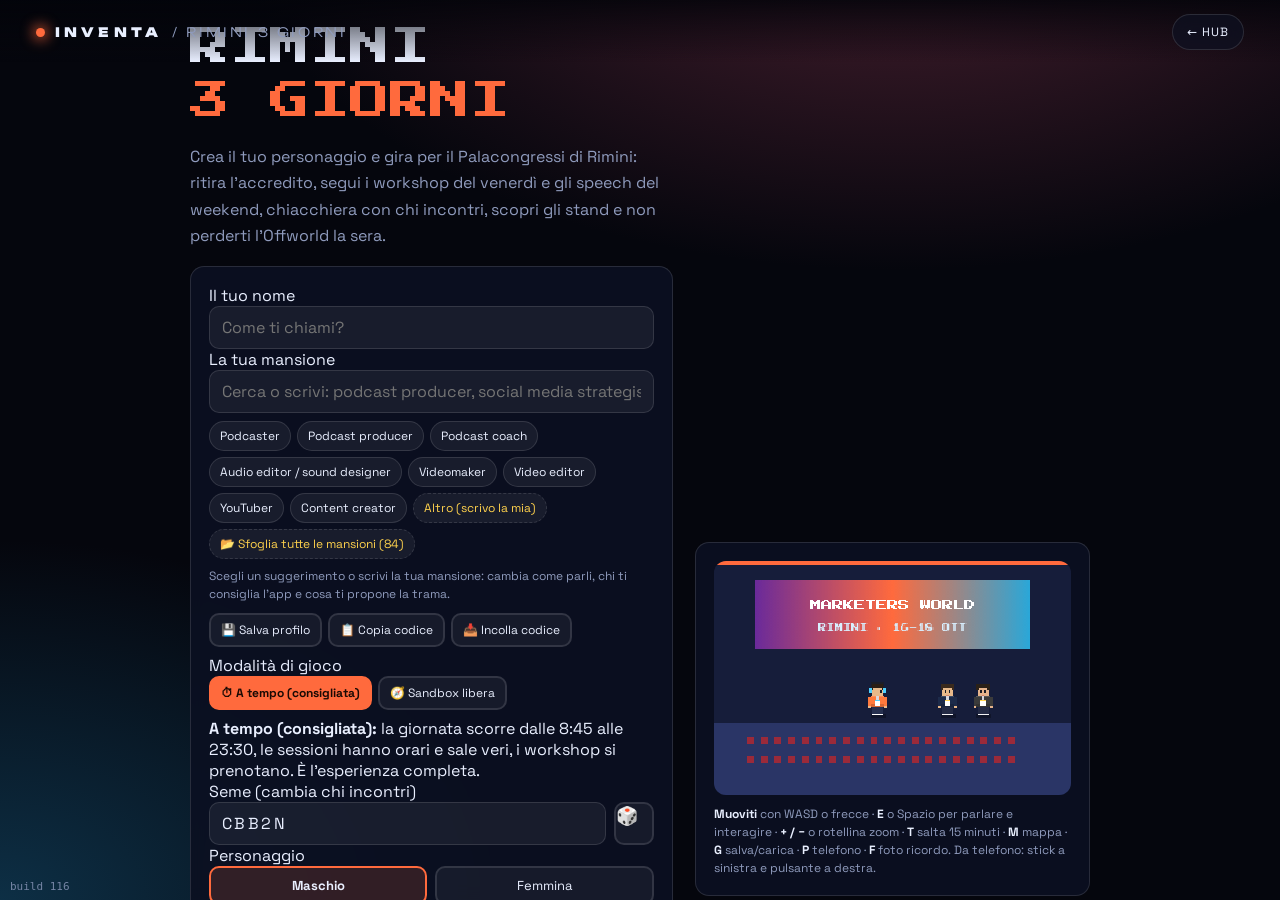
<file: rimini.html>
<!doctype html>
<html lang="it">
<head>
<meta charset="utf-8">
<meta name="viewport" content="width=device-width,initial-scale=1,maximum-scale=1,user-scalable=no,viewport-fit=cover">
<meta name="theme-color" content="#05060d">
<meta name="color-scheme" content="dark">
<meta name="supported-color-schemes" content="dark">
<meta name="darkreader-lock">
<title>Inventa · Rimini 3 giorni</title>
<meta name="description" content="Un giochino 2D: gira per il Palacongressi di Rimini durante tre giorni di evento, ritira l’accredito, segui workshop e speech, incontra persone. Fan project non ufficiale ispirato al Marketers World.">
<link rel="icon" href="data:image/svg+xml,%3Csvg xmlns='http://www.w3.org/2000/svg' viewBox='0 0 64 64'%3E%3Crect width='64' height='64' rx='10' fill='%2305060d'/%3E%3Ccircle cx='32' cy='24' r='10' fill='%23e8b98a'/%3E%3Crect x='20' y='36' width='24' height='18' rx='4' fill='%23ff6a3d'/%3E%3C/svg%3E">
<link rel="stylesheet" href="fonts/fonts.css">
<link rel="stylesheet" href="shared.css">
<style>
:root{--ac:#ff6a3d;--ac2:#4dd0ff;--gl:rgba(12,16,34,.9);--ok:#4dff9a}
html,body{height:100%;overflow:hidden;overscroll-behavior:none;touch-action:none;user-select:none;-webkit-user-select:none;background:#0a0d18}
#cv{position:fixed;inset:0;width:100%;height:100%;display:block;image-rendering:pixelated;touch-action:none}
.hide{display:none!important}
.glass{background:var(--gl);border:1px solid var(--line);border-radius:14px;backdrop-filter:blur(8px)}
#hud{position:fixed;inset:0;z-index:5;pointer-events:none}
#hud>*{position:absolute;pointer-events:auto}
#clock{left:max(12px,env(safe-area-inset-left));top:max(10px,env(safe-area-inset-top));padding:8px 14px;font-size:12px;line-height:1.35}
#clock b{font-family:'Press Start 2P',monospace;font-size:13px;color:var(--ac);display:block;margin-bottom:3px;font-weight:400}
#clock small{color:var(--dim);display:block;white-space:nowrap;overflow:hidden;text-overflow:ellipsis}
.mob #clock{max-width:calc(100vw - 24px)}
.mob #btns{top:calc(max(10px,env(safe-area-inset-top)) + 62px)}.mob #btns button{width:38px;height:38px;font-size:15px}
#btns{right:max(12px,env(safe-area-inset-right));top:max(10px,env(safe-area-inset-top));display:flex;gap:8px}
#btns button{width:42px;height:42px;border-radius:12px;font-size:18px;display:grid;place-items:center}
#prompt{left:50%;bottom:max(18px,env(safe-area-inset-bottom));transform:translateX(-50%);padding:10px 16px;font-size:14px;text-align:center;pointer-events:auto;cursor:pointer;max-width:92vw}
#prompt kbd{font-family:'Press Start 2P',monospace;font-size:10px;background:var(--ac);color:#1a0a04;padding:4px 7px;border-radius:5px;margin-right:6px}
#dlg{left:50%;bottom:max(14px,env(safe-area-inset-bottom));transform:translateX(-50%);width:min(760px,calc(100vw - 20px));padding:14px 16px;display:grid;grid-template-columns:auto 1fr;gap:14px}
#dlg canvas{width:84px;height:84px;image-rendering:pixelated;border-radius:12px;background:#1b2240;border:2px solid var(--ac)}
#dlg .nm{font-family:'Press Start 2P',monospace;font-size:11px;color:var(--ac);margin-bottom:3px;font-weight:400}
#dlg .rl{font-size:11px;color:var(--dim);margin-bottom:7px}
#dlg .tx{white-space:pre-line;font-size:15px;line-height:1.5;min-height:46px}
#dlg .ch{display:flex;flex-wrap:wrap;gap:7px;margin-top:10px}
#dlg .ch button{padding:8px 12px;border-radius:10px;border:1px solid var(--line);background:rgba(255,255,255,.07);font-size:13px;text-align:left}
#dlg .ch button:hover,#dlg .ch button:focus{border-color:var(--ac);background:rgba(255,106,61,.14);outline:none}
#stg{left:50%;bottom:max(10px,env(safe-area-inset-bottom));transform:translateX(-50%);width:min(900px,calc(100vw - 16px));padding:12px 16px}
#stg .nm{font-family:'Press Start 2P',monospace;font-size:11px;color:var(--ac);margin-bottom:3px}
#stg .rl{font-size:11px;color:var(--dim);margin-bottom:6px}
#stg .tx{font-size:15px;line-height:1.5;min-height:48px}
#stg .ch{display:flex;flex-wrap:wrap;gap:7px;margin-top:9px}
#stg .ch button{padding:9px 13px;border-radius:10px;border:1px solid var(--line);background:rgba(255,255,255,.07);font-size:13px;text-align:left}
#stg .ch button:hover{border-color:var(--ac);background:rgba(255,106,61,.14)}
#stg .ch button:disabled{opacity:.55}
.mob #stg .tx{font-size:13.5px;min-height:60px}
#pad{left:max(14px,env(safe-area-inset-left));bottom:max(18px,env(safe-area-inset-bottom));width:130px;height:130px;border-radius:50%;background:rgba(10,14,28,.45);border:1px solid rgba(255,255,255,.22);touch-action:none}
#pad i{position:absolute;left:50%;top:50%;width:56px;height:56px;margin:-28px;border-radius:50%;background:rgba(255,255,255,.28);transition:none}
#act{right:max(16px,env(safe-area-inset-right));bottom:max(24px,env(safe-area-inset-bottom));width:84px;height:84px;border-radius:50%;background:rgba(255,106,61,.5);border:1px solid rgba(255,255,255,.3);font-family:'Press Start 2P',monospace;font-size:20px;display:grid;place-items:center;touch-action:none}
#act:active{background:rgba(255,106,61,.85)}
body:not(.mob) #pad,body:not(.mob) #act{display:none}
.mob #prompt{bottom:calc(max(18px,env(safe-area-inset-bottom)) + 150px)}
.mob #dlg{bottom:max(8px,env(safe-area-inset-bottom))}
/* telefono */
#phone{position:fixed;inset:0;z-index:20;display:grid;place-items:center;background:rgba(2,4,10,.7);backdrop-filter:blur(4px);padding:12px}
#phone .box{width:min(430px,100%);height:min(720px,calc(100vh - 24px));height:min(720px,calc(100dvh - 24px));background:#0c1020;border:2px solid #2a3358;border-radius:28px;display:flex;flex-direction:column;overflow:hidden;box-shadow:0 30px 80px rgba(0,0,0,.6)}
#phone .hd{padding:14px 18px 8px;display:flex;justify-content:space-between;align-items:center;font-family:var(--disp);font-size:13px;letter-spacing:.08em}
#phone .hd button{width:30px;height:30px;border-radius:50%;background:rgba(255,255,255,.08)}
#phone .tabs{display:flex;gap:4px;padding:0 12px 8px}
#phone .tabs button{flex:1;padding:8px 4px;border-radius:10px;font-size:12px;background:rgba(255,255,255,.05);border:1px solid transparent}
#phone .tabs button.on{background:var(--ac);color:#1a0a04;font-weight:700}
#phone .body{flex:1;overflow:auto;padding:6px 16px 18px;touch-action:pan-y;font-size:13.5px;line-height:1.5}
.ring{width:78px;height:78px;border-radius:50%;background:conic-gradient(var(--ok) calc(var(--p)*1%),rgba(255,255,255,.12) 0);display:grid;place-items:center;position:relative;margin:4px auto 10px}
.ring::before{content:'';position:absolute;inset:7px;background:#0c1020;border-radius:50%}
.ring b{position:relative;font-family:var(--disp);font-size:15px}
.q{display:flex;gap:10px;align-items:flex-start;padding:9px 10px;border-radius:12px;background:rgba(255,255,255,.04);margin-bottom:7px}
.q .ck{width:22px;height:22px;border-radius:50%;border:2px solid #4a5478;flex:none;display:grid;place-items:center;font-size:13px;margin-top:1px}
.q.done .ck{background:var(--ok);border-color:var(--ok);color:#052}
.q.done{opacity:.75}.q small{display:block;color:var(--dim);font-size:11.5px}
.pg{margin-bottom:8px;padding:9px 11px;border-radius:12px;background:rgba(255,255,255,.04)}
.pg b{font-family:var(--disp);font-size:12px;color:var(--ac)}.pg.now{border:1px solid var(--ac)}
.note{font-size:11.5px;color:var(--dim);line-height:1.5;margin-top:10px}
#mapc{width:100%;image-rendering:pixelated;border-radius:10px;background:#111}

/* app */
#phone .box{background:#f3f6fc;color:#101830}
#phone .hd{color:#101830;background:#fff;border-bottom:1px solid #dde3f0}
#phone .hd button{background:#eef1fa;color:#101830}
#phone .tabs{padding:0;background:#fff;border-top:1px solid #dde3f0;order:3;position:relative;gap:0}
#phone .tabs button{flex:1;padding:8px 2px 10px;font-size:11px;background:none;border-radius:0;color:#6a7494;display:flex;flex-direction:column;align-items:center;gap:1px}
#phone .tabs button span{font-size:17px;line-height:1}
#phone .tabs button.on{background:none;color:#1a45ee;font-weight:700}
#phone .tabs .qrb{flex:none;width:56px;height:56px;border-radius:18px;background:#1a45ee;color:#fff;font-size:26px;margin:-22px 6px 0;box-shadow:0 8px 22px rgba(26,69,238,.45);align-items:center;justify-content:center;order:0}
#phone .body{color:#101830;background:#f3f6fc}
.hero{position:relative;border-radius:22px;overflow:hidden;margin-bottom:12px;background:#0b1240}
.hero canvas{width:100%;display:block;image-rendering:pixelated;height:190px;object-fit:cover}
.hero .ht{position:absolute;left:16px;top:44px;color:#fff}.hero .ht small{font-size:12px;opacity:.85}.hero h2{font-family:var(--disp);font-size:26px;line-height:1.1;margin-top:2px}.hero h2 em{font-style:normal;color:#8d9bff}
.hero .hb{position:absolute;left:10px;right:10px;bottom:10px;display:flex;justify-content:space-between;gap:6px;padding:7px 10px;border:1px solid rgba(255,255,255,.35);border-radius:12px;color:#fff;font-size:10.5px;letter-spacing:.05em;background:rgba(10,16,50,.5)}
.bn{background:#dde6ff;border:1px solid #b6c8ff;border-radius:14px;padding:12px;font-size:13px;margin-bottom:12px;cursor:pointer}
.sec{font-family:'Press Start 2P',monospace;font-size:9px;letter-spacing:.08em;color:#33406a;margin:16px 0 8px;display:flex;justify-content:space-between;align-items:center}
.sec a{font-family:var(--body);font-size:12px;color:#1a45ee;cursor:pointer;letter-spacing:0}
.tiles{display:grid;grid-template-columns:repeat(3,1fr);gap:1px;background:#dde3f0;border:1px solid #dde3f0;border-radius:14px;overflow:hidden}
.tiles button{background:#fff;padding:14px 8px;display:flex;flex-direction:column;gap:6px;font-size:20px;color:#1a45ee;text-align:left}
.tiles b{font-size:13px;color:#101830}
.ai{display:flex;gap:12px;background:#fff;padding:11px;border-radius:12px;margin-bottom:6px;border:1px solid #e3e8f5}
.ai .ad{min-width:46px;text-align:center;border-right:1px solid #e3e8f5;padding-right:10px}.ai .ad small{display:block;font-size:10px;color:#6a7494}.ai .ad b{font-family:'Press Start 2P',monospace;font-size:11px}
.ai .kk{display:block;color:#0f9a6a;font-size:10px;letter-spacing:.06em}.ai b{display:block;font-size:13px;line-height:1.3}.ai small{color:#6a7494;font-size:11.5px}
.hs{display:flex;gap:8px;overflow-x:auto;padding-bottom:6px;touch-action:pan-x}
.pcard{background:#fff;border:1px solid #e3e8f5;border-radius:14px;padding:12px;display:flex;gap:10px;margin-bottom:8px;align-items:flex-start;flex-wrap:wrap}
.pcard.sm{min-width:230px;flex-direction:column;margin-bottom:0}
.pcard .av{width:42px;height:42px;border-radius:50%;display:grid;place-items:center;color:#fff;font-weight:700;font-size:13px;flex:none}
.pcard .pi{flex:1;min-width:140px}.pcard b{display:block;font-size:14px}.pcard small{display:block;color:#6a7494;font-size:11.5px}.pcard em{display:block;font-style:normal;font-size:12px;margin-top:2px}.pcard .tm2{font-size:10.5px;color:#1a45ee;letter-spacing:.06em}
.pb{background:#1a45ee;color:#fff;padding:9px 16px;border-radius:10px;font-size:13px;font-weight:500;white-space:nowrap}
.pb.ok{background:#0f9a6a}.pb.sold{background:#c2185b;opacity:.95}.pb.occ{background:#e87c3a}.pb.ghost{background:#eef1fa;color:#101830;border:1px solid #cfd8ee}
.pb:disabled{cursor:default}
.ann{background:#fff;border:1px solid #e3e8f5;border-radius:14px;padding:12px;margin-bottom:8px}.ann small{font-size:11px;color:#6a7494;letter-spacing:.06em}.ann b{display:block;font-size:15px;margin:4px 0}.ann span{font-size:12.5px;color:#4a5478}
.spread{background:linear-gradient(135deg,#1a2fa0,#3a5af0);color:#fff;border-radius:16px;padding:14px;margin:16px 0 10px}.spread b{display:block;font-size:16px;margin-bottom:4px}.spread span{font-size:12.5px;opacity:.9;display:block;margin-bottom:10px}.spread button{background:#fff;color:#101830;border-radius:10px;padding:9px 14px;font-weight:700}
.sc{background:#fff;border:1px solid #e3e8f5;border-radius:16px;padding:12px;margin-bottom:10px}.sc.mine{border-color:#1a45ee;box-shadow:0 0 0 2px rgba(26,69,238,.12)}
.sc .tm{font-family:'Space Grotesk',monospace;font-size:12px;color:#33406a;display:flex;justify-content:space-between;gap:8px}.sc .kt{font-size:10px;letter-spacing:.05em;color:#33406a;text-align:right}
.sc .tt{font-weight:700;font-size:16px;line-height:1.3;margin:6px 0 4px}.sc .rm{color:#5a6486;font-size:12.5px;margin-bottom:6px}.sc .sp{font-size:13.5px;margin-bottom:6px}.sc .sp small{display:block;color:#6a7494;font-size:12px}
.tags{display:flex;flex-wrap:wrap;gap:5px;margin-bottom:8px}.tg{display:inline-flex;align-items:center;gap:5px;font-size:11px;padding:3px 9px;border:1px solid #dde3f0;border-radius:99px}.tg i{width:7px;height:7px;border-radius:50%;display:inline-block}
.chips2{display:flex;gap:6px;margin-bottom:10px;overflow-x:auto}.chips2 button{padding:7px 12px;border-radius:99px;background:#fff;border:1px solid #cfd8ee;font-size:12px;color:#101830;white-space:nowrap}.chips2 button.on{background:#1a45ee;color:#fff;border-color:#1a45ee}
.back{color:#1a45ee;font-size:13px;margin-bottom:8px;cursor:pointer}.h3{font-family:var(--disp);font-size:15px;margin-bottom:6px}
.opt2{display:block;width:100%;text-align:left;background:#fff;border:1px solid #cfd8ee;border-radius:12px;padding:11px;margin-bottom:6px}.opt2 b{display:block;font-size:14px}.opt2 span{font-size:12px;color:#5a6486}
#phone .pg{background:#fff;border:1px solid #e3e8f5}#phone .pg b{color:#101830}#phone .note{color:#5a6486}
#phone .q{background:#fff;border:1px solid #e3e8f5}#phone .ring::before{background:#f3f6fc}#phone .ring b{color:#101830}
.qrc{display:flex;flex-direction:column;align-items:center;gap:4px;background:#fff;border-radius:18px;padding:22px;margin-top:10px}.qrc b{font-size:18px;margin-top:8px}.qrc span{color:#5a6486;font-size:13px}.qrc small{color:#8a93b0;font-size:11px;margin-top:6px}
#phone .btn.ghost{color:#101830;background:#eef1fa;border:1px solid #cfd8ee}

/* tema del gioco per l'app (non una copia dell'app reale) */
#phone .box,#phone .body{background:#0c1124!important;color:#e9efff!important}
#phone .hd{background:#121936!important;color:#e9efff!important;border-bottom:2px solid #ff6a3d!important;font-family:'Press Start 2P',monospace!important;font-size:10px!important}
#phone .hd button{background:#1d2650!important;color:#fff!important}
#phone .tabs{background:#121936!important;border-top:2px solid #2a3566!important}
#phone .tabs button{color:#8f9bbd!important}#phone .tabs button.on{color:#ff6a3d!important}
#phone .tabs .qrb{background:#ff6a3d!important;color:#1a0a04!important;box-shadow:0 6px 0 #a8431f!important;border-radius:10px!important}
.sc,.ai,.pcard,.ann,.pg,.q,.opt2,.tiles{background:#151c3a!important;border:2px solid #2a3566!important;color:#e9efff!important;border-radius:8px!important}
.mmh{display:flex;justify-content:space-between;align-items:center;gap:8px;font-family:"Space Grotesk",monospace;font-size:12px;letter-spacing:.12em;color:#9fb0d8;margin:2px 0 8px}
.mmtg{display:flex;align-items:center;gap:8px;cursor:pointer}.mmtg input{display:none}.mmtg i{width:38px;height:22px;border-radius:12px;background:#2a3566;position:relative;flex:none}.mmtg i:after{content:"";position:absolute;left:3px;top:3px;width:16px;height:16px;border-radius:50%;background:#e9efff;transition:left .15s}.mmtg input:checked+i{background:#4dd0ff}.mmtg input:checked+i:after{left:19px}
.mmst{display:flex;flex-wrap:wrap;gap:6px 12px;font-size:11.5px;color:#9fb0d8;margin-bottom:10px}.mmflash{background:#12351f;border:2px solid #3ddc97;color:#c8ffe4;border-radius:8px;padding:9px 11px;margin-bottom:8px;font-size:13px}
.mmcard{background:#151c3a;border:2px solid #2a3566;border-radius:14px;padding:12px;touch-action:pan-y;user-select:none}.mmph{position:relative;border-radius:12px;overflow:hidden;touch-action:pan-y}.mmph img{width:100%;display:block;image-rendering:pixelated;aspect-ratio:3/2}
.mmbt{position:absolute;left:0;right:0;bottom:12px;display:flex;justify-content:center;gap:26px}.mmbt button{width:58px;height:58px;border-radius:50%;font-size:24px;font-weight:700;background:rgba(21,28,58,.72);backdrop-filter:blur(2px)}.mmx{border:3px solid #e0357a;color:#e0357a}.mmy{border:3px solid #3ddc97;color:#3ddc97}
.mmst1,.mmst2{position:absolute;top:12px;padding:3px 9px;border:3px solid;border-radius:6px;font-weight:700;letter-spacing:.1em;font-size:14px;opacity:0;transform:rotate(-10deg)}.mmst1{left:12px;color:#3ddc97}.mmst2{right:12px;color:#e0357a;transform:rotate(10deg)}
.mmrole{display:flex;justify-content:space-between;gap:10px;margin-top:10px;font-family:"Space Grotesk",monospace;font-size:11.5px;color:#4dd0ff;letter-spacing:.06em}.mmrole em{font-style:normal;white-space:nowrap}
.mmname{font-size:23px;font-weight:700;color:#fff;margin:4px 0 2px}.mmop{color:#9fb0d8;font-size:13px}.mmlk{display:inline-block;margin-left:8px;background:#4a1d3a;color:#ff9cc8;border-radius:10px;padding:1px 8px;font-size:10.5px}.mmcity{color:#9fb0d8;font-size:12.5px;margin:4px 0 8px}
.mmsec{font-family:"Space Grotesk",monospace;letter-spacing:.2em;font-size:11px;color:#8f9bbd;margin:8px 0 3px}.mmbio{font-size:14px;line-height:1.5;margin:2px 0 8px;color:#e9efff}.mmpro{border:1px solid #2a3566;border-radius:10px;padding:8px 10px;font-size:13px;line-height:1.7;color:#e9efff}.mmleft{text-align:center;color:#8f9bbd;font-size:11px;margin-top:8px}
.tiles{gap:2px!important}.tiles button{background:#151c3a!important}.tiles button{color:#ff6a3d!important}.tiles b,.pcard b,.ai b,.sc .tt{color:#fff!important}
.sc .tm,.sc .kt,.sec,.pcard small,.sc .rm,.sc .sp small,.ai small,.ann small,.ann span,.pcard .tm2,.opt2 span,.note,#phone .note{color:#9fb0d8!important}
.sec{color:#ff6a3d!important}.sec a,.back{color:#4dd0ff!important}
.sc.mine{border-color:#ff6a3d!important;box-shadow:none!important}
.pb{background:#ff6a3d!important;color:#1a0a04!important;border-radius:6px!important;font-weight:700}
.pb.ok{background:#4dff9a!important}.pb.sold{background:#8a2a4a!important;color:#fff!important}.pb.occ{background:#6a4a2a!important;color:#fff!important}.pb.ghost{background:#1d2650!important;color:#fff!important;border:1px solid #2a3566!important}
.bn{background:#1d2650!important;border:2px solid #4dd0ff!important;color:#e9efff!important;border-radius:8px!important}
.chips2 button{background:#151c3a!important;color:#fff!important;border-color:#2a3566!important}.chips2 button.on{background:#ff6a3d!important;color:#1a0a04!important}
.tg{border-color:#2a3566!important;color:#cfd8ee}
.spread{background:linear-gradient(135deg,#4a1d6a,#ff6a3d)!important;border-radius:8px!important}
.qrc{background:#151c3a!important;color:#fff}.qrc span{color:#9fb0d8!important}
.hero{border-radius:8px!important;border:2px solid #2a3566}
#phone .btn.ghost{background:#1d2650!important;color:#fff!important;border-color:#2a3566!important}
#phone .ring::before{background:#0c1124!important}#phone .ring b{color:#fff!important}

#mapov,#savem,#roomm{position:fixed;inset:0;z-index:22;display:grid;place-items:center;background:rgba(2,4,10,.82);backdrop-filter:blur(4px);padding:10px}
#mapov .mbox{width:min(1180px,100%);height:min(760px,calc(100vh - 20px));height:min(760px,calc(100dvh - 20px));background:#0c1124;border:2px solid #2a3566;border-radius:14px;display:flex;flex-direction:column;overflow:hidden}
#mapov .mh{display:flex;gap:10px;align-items:center;padding:10px 14px;background:#121936;border-bottom:2px solid #ff6a3d}
#mapov .mh b{font-family:'Press Start 2P',monospace;font-weight:400;font-size:11px;flex:1}
.mfl{display:flex;gap:6px}.mfl button,.mx{padding:8px 12px;border-radius:8px;background:#1d2650;border:1px solid #2a3566;font-size:12px}.mfl button.on{background:#ff6a3d;color:#1a0a04;font-weight:700}
#mapov .mbody{flex:1;display:flex;min-height:0}
#mapcv2{flex:1;min-width:0;min-height:0;background:#090b16;image-rendering:pixelated;touch-action:none;cursor:pointer}
#plist{width:300px;overflow:auto;padding:10px;border-left:2px solid #2a3566;touch-action:pan-y}
#plist h4{font-family:'Press Start 2P',monospace;font-weight:400;font-size:9px;color:#ff6a3d;margin:10px 0 6px}
#plist button{display:block;width:100%;text-align:left;padding:8px 10px;margin-bottom:5px;border-radius:8px;background:#151c3a;border:2px solid #2a3566;font-size:13px}
#plist button small{display:block;color:#9fb0d8;font-size:11px}#plist button.on{border-color:#ff6a3d}
#plist .pbk{width:auto;display:inline-block;background:none;border:0;color:#4dd0ff;padding:4px 0;margin-bottom:6px}
#plist .pt{font-family:'Press Start 2P',monospace;font-size:11px;line-height:1.5;color:#ffd24d;margin-bottom:4px}#plist .ps{font-size:12px;color:#9fb0d8;margin-bottom:10px}
#plist .pgo{background:#ff6a3d!important;color:#1a0a04;font-weight:700;border-color:#ff6a3d!important;text-align:center}#plist .pno{text-align:center}
#plist .pd{font-size:13px;line-height:1.5;color:#cfd8ee;margin:8px 0}
#plist .pdays{display:flex;gap:6px;margin-bottom:8px}#plist .pdays button{width:auto;margin:0;padding:6px 11px}#plist .pdays button.on{border-color:#ff6a3d;background:#3a2a1c}
#plist .pr{padding:8px 0;border-bottom:1px solid #2a3566;font-size:13px;line-height:1.35}#plist .pr b{display:block;font-size:12px;color:#9fb0d8}#plist .pr small{display:block;color:#9fb0d8;font-size:11.5px}#plist .pr.now{color:#ffd24d}#plist .pr.now b{color:#ffd24d}#plist button.dst{background:#3a2a1c}
@media(max-width:760px){#mapov{padding:6px}#mapov .mbody{flex-direction:column}#mapcv2{flex:0 0 34%}#plist{width:auto;flex:1;min-height:0;border-left:0;border-top:2px solid #2a3566;padding-bottom:30px}.mh{flex-wrap:wrap;gap:6px;padding:8px 10px}.mh b{display:none}.mfl button,.mx{padding:7px 9px;font-size:12px}.mh .mfl:first-of-type{flex:1}.mx{margin-left:auto}}
#roomm .box,#savem .box{width:min(560px,100%);max-height:calc(100vh - 20px);max-height:calc(100dvh - 20px);overflow:auto;padding:18px;background:#0c1124;border:2px solid #2a3566;border-radius:14px;touch-action:pan-y}
#roomm h2,#savem h2{font-family:'Press Start 2P',monospace;font-weight:400;font-size:13px;color:#ff6a3d;margin-bottom:10px}
.sv{display:flex;gap:8px;align-items:center;padding:10px;border:2px solid #2a3566;border-radius:10px;margin-bottom:8px;background:#151c3a;flex-wrap:wrap}
.sv .i{flex:1;min-width:150px}.sv b{display:block;font-size:14px}.sv small{color:#9fb0d8;font-size:11.5px}
.sv button{padding:8px 11px;border-radius:8px;background:#1d2650;border:1px solid #2a3566;font-size:12px}.sv button.go{background:#ff6a3d;color:#1a0a04;font-weight:700}
/* schermate */
#title{position:fixed;inset:0;z-index:25;overflow:auto;display:grid;place-items:center;padding:20px;background:radial-gradient(1100px 600px at 70% -10%,#4a2030 0,transparent 60%),radial-gradient(900px 600px at 0% 100%,#0d2f45 0,transparent 60%),#05060d;touch-action:pan-y}
#title .in{width:min(900px,100%);display:grid;grid-template-columns:1.1fr .9fr;gap:22px;align-items:center}
@media(max-width:800px){#title .in{grid-template-columns:minmax(0,1fr)}#title{place-items:start center}}
#title h1{font-family:'Press Start 2P',monospace;font-weight:400;font-size:clamp(22px,5vw,40px);line-height:1.35;color:var(--ink)}
#title h1 span{color:var(--ac)}
#title .lead{color:var(--dim);line-height:1.65;margin:16px 0}
#title .pn{padding:18px}
#title canvas{width:100%;image-rendering:pixelated;border-radius:12px;background:#10162c;display:block}
#cc .srch2{width:100%;font:inherit;font-size:16px;color:var(--ink);background:rgba(255,255,255,.06);border:1px solid var(--line);border-radius:10px;padding:10px 12px;outline:none;user-select:text;-webkit-user-select:text}
#cc .srch2:focus{border-color:var(--ac)}
.chips3{display:flex;gap:8px}.chips3 button{flex:1;padding:9px;border-radius:10px;border:2px solid var(--line);background:rgba(255,255,255,.05);font-size:13px}.chips3 button.on{border-color:var(--ac);background:rgba(255,106,61,.16);font-weight:700}
.sw2{display:flex;gap:8px;flex-wrap:wrap}.sw2 button{width:30px;height:30px;border-radius:8px;border:2px solid transparent}.sw2 button.on{border-color:#fff}
#title .disc{font-size:11px;color:var(--dim);line-height:1.5;margin-top:14px}
.row2{display:flex;gap:10px;flex-wrap:wrap;margin-top:12px}
#cred{position:fixed;inset:0;z-index:70;background:#000;overflow:hidden;display:block}#cred .crin{display:block;position:absolute;left:0;right:0;text-align:center;color:#fff;padding:0 24px;animation:crl 46s linear forwards}#cred canvas{display:block;margin:0 auto 26px;width:110px;height:100px;image-rendering:pixelated;margin-bottom:26px}#cred h1{font-family:'Press Start 2P',monospace;font-weight:400;font-size:20px;line-height:1.5;color:#ff6a3d;margin:0 0 30px}#cred p{font-size:17px;line-height:1.6;margin:0 0 34px}#cred p.cs{font-family:'Press Start 2P',monospace;font-size:9px;line-height:1.9;color:#7f89b0;margin-bottom:8px}#cred b{color:#fff;font-size:19px}#credSkip{position:absolute;right:14px;bottom:14px;z-index:2;padding:10px 14px;border-radius:10px;border:1px solid #3a4468;background:rgba(255,255,255,.08);color:#fff;font:600 13px 'Space Grotesk',sans-serif}@keyframes crl{from{transform:translateY(100vh)}to{transform:translateY(-100%)}}
.lvw{position:relative;display:inline-block;flex:none}.lvb{position:absolute;right:-4px;bottom:-4px;min-width:15px;height:15px;padding:0 3px;border-radius:8px;background:#ff6a3d;color:#1a0a04;font:700 9px/15px 'Space Grotesk',sans-serif;text-align:center;font-style:normal;border:1px solid #0c1020}.lvc{margin:0 0 10px;padding:10px 12px;border-radius:12px;background:rgba(255,255,255,.05);border:1px solid #2a3566}.lvh{display:flex;flex-direction:column;gap:2px;margin-bottom:8px}.lvh b{font-size:14px;color:#fff}.lvh small{color:#9fb0d8;font-size:12px}.lvbar{height:6px;border-radius:3px;background:#1b2240;overflow:hidden}.lvbar i{display:block;height:100%;background:#ff6a3d}.lvq{margin-top:8px;padding:0;border:0;background:none;color:#4dd0ff;font:600 12px 'Space Grotesk',sans-serif;text-decoration:underline}.hwh{font-weight:700;color:#fff;font-size:15px;margin:6px 0 4px}.lvrow{display:flex;align-items:center;gap:8px;padding:6px 0;border-bottom:1px solid #1b2240;font-size:13px;color:#cfd8ee}.lvrow b{color:#fff;flex:1}.lvrow small{color:#9fb0d8}.lvb2{display:inline-grid;place-items:center;width:22px;height:22px;border-radius:50%;background:#ff6a3d;color:#1a0a04;font:700 11px 'Space Grotesk',sans-serif}
#phone .pg b{display:block;color:#fff;font-family:inherit;font-size:14px;line-height:1.45;margin-bottom:3px}#phone .pg small{color:#aebbe0!important;font-size:12px}
body.rhythm #hud,body.rhythm #goal,body.rhythm #toast{display:none!important}
.scbox{margin:6px 0 12px;padding:12px 14px;border-radius:12px;background:rgba(255,255,255,.05);border:1px solid #2a3566}.sct{font-family:'Press Start 2P',monospace;font-size:9px;color:#9fb0d8}.scn{font-family:'Press Start 2P',monospace;font-size:26px;color:#ffd24d;margin:6px 0}.scr{color:#7ad37a;font-weight:700;font-size:14px}.scs{color:#9fb0d8;font-size:12.5px;line-height:1.5}.scl{margin-top:8px;font-size:12.5px}.scl div{display:flex;justify-content:space-between;gap:10px;padding:3px 0;border-bottom:1px solid #1b2240;color:#cfd8ee}.scl b{color:#fff}.scl b.neg{color:#ff6a6a}
.epi p{font-size:13px;line-height:1.55;color:#cfd8ee;margin:6px 0}.epi b{color:#fff}
.trg{display:grid;grid-template-columns:1fr 1fr;gap:8px}.trc{padding:10px;border-radius:12px;background:rgba(255,255,255,.04);border:1px solid #2a3566;display:flex;flex-direction:column;gap:3px;align-items:flex-start}.trc.got{border-color:#ffd24d;background:rgba(255,210,77,.08)}.trc b{color:#fff;font-size:13px}.trc small{color:#9fb0d8;font-size:11.5px;line-height:1.35}.trc em{color:#7ad37a;font-style:normal;font-size:11px}.trc:not(.got) em{color:#ffd24d}.trq img{filter:brightness(0) opacity(.5)}.trc img{width:46px;height:46px;border-radius:50%;image-rendering:pixelated;background:#1b2240}
:root{color-scheme:dark}.sw2 button,.btn,.chips3 button{forced-color-adjust:none}
#ckZ{position:absolute;right:6px;top:6px;border:1px solid #2a3566;background:rgba(255,255,255,.08);color:#cfd8ee;border-radius:7px;font:700 10px/1 'Space Grotesk',sans-serif;padding:4px 6px;cursor:pointer}#clock{padding-right:40px!important}body.bigck #clock{max-width:min(440px,calc(100vw - 24px))}body.bigck #clock b{font-size:15px}body.bigck #clock small{font-size:16px;white-space:normal;line-height:1.35;overflow:visible;text-overflow:clip}body.bigck #goal{top:calc(max(10px,env(safe-area-inset-top)) + 108px)}body.bigck.mob #btns{top:calc(max(10px,env(safe-area-inset-top)) + 108px)}body.bigck.mob #goal{top:calc(max(10px,env(safe-area-inset-top)) + 158px)}
#end{position:fixed;inset:0;z-index:26;display:grid;place-items:center;background:rgba(2,4,10,.8);backdrop-filter:blur(5px);padding:14px}
#end .box{width:min(560px,100%);max-height:calc(100vh - 28px);overflow:auto;padding:22px;background:#0c1020;border:1px solid var(--line);border-radius:18px}
#end h2{font-family:'Press Start 2P',monospace;font-weight:400;font-size:15px;line-height:1.5;margin-bottom:8px;color:var(--ac)}
.kv{display:grid;grid-template-columns:repeat(auto-fit,minmax(110px,1fr));gap:8px;margin:12px 0}
.kv div{padding:9px 11px;border-radius:12px;background:rgba(255,255,255,.05);font-size:11px;color:var(--dim);letter-spacing:.05em;text-transform:uppercase}
.kv b{display:block;font-family:var(--disp);font-size:18px;color:var(--ink);margin-top:2px}
@media(max-width:640px){.top{display:none}}
#bld{position:fixed;left:max(10px,env(safe-area-inset-left));bottom:max(8px,env(safe-area-inset-bottom));font:11px/1 monospace;color:#8f9bbd;opacity:.8;z-index:5;pointer-events:none}
#howm{position:fixed;inset:0;z-index:30;display:grid;place-items:center;background:rgba(2,4,10,.85);backdrop-filter:blur(4px);padding:10px}
#howm .box{width:min(520px,100%);max-height:calc(100vh - 20px);max-height:calc(100dvh - 20px);overflow:auto;padding:18px;background:#0c1124;border:2px solid #2a3566;border-radius:14px;touch-action:pan-y}
#howm h2{font-family:'Press Start 2P',monospace;font-weight:400;font-size:13px;color:#ff6a3d;margin-bottom:12px}
#howm .stp{display:flex;gap:12px;align-items:flex-start;padding:10px 0;border-bottom:1px solid #1d2650}
#howm .stp i{flex:none;width:28px;height:28px;border-radius:8px;background:#ff6a3d;color:#1a0a04;font:700 14px/28px 'Press Start 2P',monospace;text-align:center;font-style:normal}
#howm .stp b{display:block;color:#fff;margin-bottom:2px}#howm .stp span{color:#9fb0d8;font-size:13px;line-height:1.5}#howm .stp span b{display:inline;color:#ffd24d}
#howm .hh{display:flex;justify-content:space-between;align-items:baseline;gap:8px}#howm .hh span{font-size:11px;color:#8f9bbd}#howm .hn{display:flex;align-items:center;justify-content:space-between;gap:8px;margin-top:14px}#howm .hn .btn{padding:10px 12px;font-size:11px;letter-spacing:0;white-space:nowrap}#howD{display:flex;gap:5px}#howD i{width:8px;height:8px;border-radius:50%;background:#2a3566}#howD i.on{background:#ff6a3d}#howm .kb{display:grid;grid-template-columns:auto 1fr;gap:6px 10px;font-size:13px;color:#9fb0d8;margin:8px 0}#howm kbd{display:inline-block;min-width:22px;padding:2px 6px;border-radius:6px;background:#1d2650;border:1px solid #2a3566;color:#fff;font:700 11px monospace;text-align:center}#howm h3{font-size:12px;color:#ffd24d;margin:12px 0 4px;letter-spacing:.06em}#howm p{font-size:13px;line-height:1.55;color:#9fb0d8;margin:6px 0}#howm p b{color:#fff}#howm .ctl{margin:12px 0;font-size:12px;line-height:1.6;color:#9fb0d8}#howm .ctl b{color:#fff;display:block}
#goal{left:max(12px,env(safe-area-inset-left));top:calc(max(10px,env(safe-area-inset-top)) + 62px);max-width:min(340px,calc(100vw - 24px));padding:8px 12px;font-size:12px;line-height:1.4;border-color:#ff6a3d!important}
#goal{pointer-events:auto;cursor:pointer;display:flex;gap:6px;align-items:flex-start;padding:4px 10px;font-size:11px;line-height:1.35;background:rgba(10,14,28,.55)!important;max-width:min(360px,calc(100vw - 24px))}.mob #goal{top:calc(max(10px,env(safe-area-inset-top)) + 112px)}
#goal .gt{white-space:nowrap;overflow:hidden;text-overflow:ellipsis;min-width:0}#goal.open .gt{white-space:normal}#goal .gi{flex:none}
#goal b{color:#ff6a3d;font-family:'Press Start 2P',monospace;font-size:9px;font-weight:400;display:block;margin-bottom:3px}
#jobl{display:flex;flex-wrap:wrap;gap:6px;margin:8px 0 0}#jobl button{padding:6px 10px;border-radius:99px;background:rgba(255,255,255,.06);border:1px solid var(--line);font-size:12px;color:var(--ink)}#jobl .jh{flex:0 0 100%;font-size:10px;letter-spacing:.08em;text-transform:uppercase;color:#ff6a3d;margin-top:6px}#jobl button.alt{border-style:dashed;color:#ffd24d}
#jobsum{font-size:12px;line-height:1.5;color:var(--dim);margin-top:8px}#jobsum b{color:var(--ink)}
.prow{display:flex;flex-wrap:wrap;gap:6px;margin-top:10px}.chips3b{padding:7px 10px;border-radius:10px;border:2px solid var(--line);background:rgba(255,255,255,.05);font-size:12px;color:var(--ink)}
#prl{display:flex;flex-direction:column;gap:6px;margin-top:8px}#prl .pri{display:flex;gap:6px}#prl .pri button:first-child{flex:1;text-align:left;padding:8px 10px;border-radius:10px;background:rgba(255,255,255,.06);border:1px solid var(--line);font-size:12px;color:var(--ink)}#prl .pri button+button{width:34px;border-radius:10px;border:1px solid var(--line);background:rgba(255,255,255,.04)}
.tg.me{border-color:#ffd24d!important;color:#ffd24d!important}
#phone .tabs button{position:relative}#phone .tabs .bdg{position:absolute;top:2px;right:8px;min-width:16px;height:16px;border-radius:8px;background:#ff4d5a;color:#fff;font:700 10px/16px sans-serif;text-align:center;font-style:normal;padding:0 4px}
#phone .tabs button{font-size:10px!important}
.cbox{background:#121936;border:1px solid #2a3566;border-radius:12px;padding:10px;margin-bottom:12px}.cbox textarea{width:100%;background:#0c1124;color:#e9efff;border:1px solid #2a3566;border-radius:8px;padding:8px;font:inherit;font-size:13px;resize:none}
.csug{display:flex;flex-wrap:wrap;gap:6px;margin:8px 0}.csug button{font-size:11px;padding:5px 8px;border-radius:99px;background:#1d2650;border:1px solid #2a3566;color:#cfd8ee}.crow{display:flex;justify-content:space-between;align-items:center}.crow small{color:#8f9bbd}
.cp{background:#121936;border:1px solid #2a3566;border-radius:12px;padding:10px;margin-bottom:10px}.cp.mine{border-color:#ff6a3d}.ch{display:flex;gap:10px;align-items:center;margin-bottom:6px}.ch b{display:block;font-size:13px;color:#fff}.ch small,.cm small{color:#8f9bbd;font-size:11px}
.cav{flex:none;width:34px;height:34px;border-radius:50%;object-fit:cover;image-rendering:pixelated;background:#1b2240;border:1px solid #2a3566}.ct{font-size:14px;line-height:1.45;color:#e9efff;margin-bottom:8px}.hl{color:#ffd24d}
.ca{display:flex;gap:8px}.ca button{padding:5px 10px;border-radius:99px;background:#1d2650;border:1px solid #2a3566;color:#cfd8ee;font-size:12px}.ca button.on{color:#ff6a8a;border-color:#ff6a8a}
.cc{margin-top:8px;border-top:1px solid #2a3566;padding-top:8px}.cm{display:flex;gap:8px;margin-bottom:8px;font-size:13px;color:#cfd8ee}.cm .cav{width:26px;height:26px;font-size:10px}.cm b{color:#fff;font-size:12px;margin-right:6px}.cm.me b{color:#ff6a3d}.cin{display:flex;gap:6px;margin-top:6px}.cin input{flex:1;background:#0c1124;color:#e9efff;border:1px solid #2a3566;border-radius:8px;padding:7px;font-size:13px}
.chips3b.on{background:#ff6a3d!important;color:#1a0a04!important;border-color:#ff6a3d!important;font-weight:700}
#clock{cursor:default}
#phone .tabs button{white-space:normal;line-height:1.1;text-align:center}
#savem{z-index:40!important}
.cfil{display:flex;gap:6px;margin:0 0 10px}.cfil button{padding:7px 12px;border-radius:99px;background:#151c3a;border:1px solid #2a3566;color:#fff;font-size:12px}.cfil button.on{background:#ff6a3d;color:#1a0a04;border-color:#ff6a3d;font-weight:700}
#btns #bComm{position:relative}#btns #bComm .bdg{position:absolute;top:-5px;right:-5px;min-width:16px;height:16px;border-radius:8px;background:#ff4d5a;color:#fff;font:700 10px/16px sans-serif;text-align:center;font-style:normal;padding:0 4px}
#bSnd{left:max(12px,env(safe-area-inset-left));bottom:max(14px,env(safe-area-inset-bottom));width:42px;height:42px;border-radius:12px;font-size:18px;display:grid;place-items:center}.mob #bSnd{bottom:calc(max(18px,env(safe-area-inset-bottom)) + 142px);width:38px;height:38px;font-size:15px}
#albv{position:fixed;inset:0;z-index:45;display:grid;place-items:center;background:rgba(2,4,10,.88);padding:10px}#albv.hide{display:none}
#albv .box{width:min(520px,100%);max-height:calc(100dvh - 20px);overflow:auto;background:#0c1124;border:2px solid #2a3566;border-radius:14px;padding:12px;touch-action:pan-y}#albv img{width:100%;display:block;border-radius:8px;image-rendering:auto}
#albv .cap{margin:8px 0;font-size:13px;color:#e9efff}#albv .cap small{color:#8f9bbd}#albv .row{display:flex;flex-wrap:wrap;gap:8px}#albv .btn{padding:9px 12px;font-size:12px;letter-spacing:0}
.agrid{display:grid;grid-template-columns:1fr 1fr;gap:8px;align-items:start}.agrid button{padding:0;border-radius:10px;overflow:hidden;border:1px solid #2a3566;background:#121936;text-align:left;color:#cfd8ee}.agrid img{width:100%;display:block}.agrid small{display:block;padding:6px 8px;font-size:11px;line-height:1.3}.agrid small b{color:#fff}
.cimg{width:100%;border-radius:8px;margin:0 0 8px;display:block}
#phone .av .avi{width:100%;height:100%;border-radius:50%;object-fit:cover;image-rendering:pixelated;display:block;background:#1b2240}.cm .cav{width:26px;height:26px}
.cfil{flex-wrap:wrap}.cfil .nbd{display:inline-block;min-width:16px;height:16px;border-radius:8px;background:#ff4d5a;color:#fff;font:700 10px/16px sans-serif;text-align:center;font-style:normal;padding:0 4px;margin-left:3px}
.nt{display:flex;gap:10px;align-items:flex-start;width:100%;text-align:left;padding:9px 10px;margin-bottom:8px;border-radius:12px;background:#121936;border:1px solid #2a3566;color:#cfd8ee;font-size:13px;line-height:1.4}.nt.new{border-color:#ff6a3d;background:#1a2244}.nt b{color:#fff}.nt .nq{margin-top:3px;color:#e9efff}.nt small{display:block;margin-top:3px;color:#8f9bbd;font-size:11px}.nt .nti{flex:none;width:34px;height:34px;border-radius:50%;display:grid;place-items:center;background:#2a1a30;color:#ff6a8a;font-size:15px}.nmet{color:#ffd24d;font-size:11px}
.cm.hi{background:rgba(255,106,61,.16);border-radius:8px;padding:4px}
.pcard.ct{flex-direction:column;align-items:stretch}.pcard.ct .ctb{display:flex;gap:10px;align-items:center;text-align:left;background:none;border:0;color:inherit;width:100%}.pcard.ct .avi2{flex:none;width:44px;height:44px;border-radius:50%;object-fit:cover;image-rendering:pixelated;background:#1b2240;border:1px solid #2a3566}.pcard.ct .ctd{margin-top:6px}.crow2{display:flex;gap:8px;flex-wrap:wrap}
#toast{z-index:60!important}
body.phone-open #toast{top:auto!important;bottom:calc(max(18px,env(safe-area-inset-bottom)) + 100px)!important}
.svok{background:#12351f;border:1px solid #4dff9a;color:#bfffd8;border-radius:10px;padding:9px 12px;font-size:13px;margin-bottom:10px;animation:svin .25s ease-out}
.sv.flash{animation:svfl 1.6s ease-out}@keyframes svfl{0%,60%{background:#1d4a2e;border-color:#4dff9a}100%{}}@keyframes svin{from{opacity:0;transform:translateY(-6px)}to{opacity:1;transform:none}}
#savem .srch2{background:#0c1124;color:#fff;border:1px solid #2a3566;border-radius:8px;padding:8px 10px;width:100%;margin-top:6px}
#phone .hd{gap:8px}#phone .hd #phH{flex:1}.phclk{font-family:'Press Start 2P',monospace;font-size:10px;color:#ff6a3d;background:#1d2650;border:1px solid #2a3566;border-radius:8px;padding:6px 8px;white-space:nowrap}
#finB{position:fixed;left:50%;top:max(120px,18vh);transform:translateX(-50%);z-index:12;text-align:center;pointer-events:none;animation:finin .6s ease-out}#finB b{display:block;font-family:'Press Start 2P',monospace;font-size:14px;color:#ffd24d;text-shadow:0 3px 0 #a8431f,0 0 18px rgba(255,210,77,.6);line-height:1.5}#finB span{display:block;margin-top:8px;font-size:14px;color:#fff;text-shadow:0 2px 6px #000}@keyframes finin{from{opacity:0;transform:translate(-50%,-14px) scale(.9)}to{opacity:1;transform:translateX(-50%)}}
</style>
</head>
<body>
<canvas id="cv"></canvas>
<div id="hud" class="hide">
  <div id="clock" class="glass"><b id="ck">VEN 08:45</b><small id="ckS"></small><button id="ckZ" type="button" title="Ingrandisci o riduci il testo" aria-label="Ingrandisci il testo">A+</button></div>
  <div id="btns"><button class="glass" id="bZout" title="Zoom − (tasto -)">−</button><button class="glass" id="bZin" title="Zoom + (tasto +)">+</button><button class="glass" id="bSkip" title="Salta 15 minuti (T)">⏩</button><button class="glass" id="bMap" title="Mappa (M)">🗺</button><button class="glass" id="bSave" title="Salva / Carica (G)">💾</button><button class="glass" id="bPhone" title="Telefono (P)">📱</button><button class="glass" id="bPhoto" title="Foto ricordo (F)">📷</button><button class="glass" id="bComm" title="Marketers Pro (C)" aria-label="Marketers Pro">🌐<i id="bCommN" class="bdg" style="display:none"></i></button></div>
  <button class="glass" id="bSnd" title="Audio">🔊</button>
  <div id="goal" class="glass hide"></div>
  <div id="prompt" class="glass hide"></div>
  <div id="stg" class="glass hide"><div class="nm" id="sN"></div><div class="rl" id="sR"></div><div class="tx" id="sT"></div><div class="ch" id="sC"></div></div>
  <div id="dlg" class="glass hide"><canvas id="por" width="28" height="28"></canvas><div><div class="nm" id="dN"></div><div class="rl" id="dR"></div><div class="tx" id="dT"></div><div class="ch" id="dC"></div></div></div>
  <div id="pad"><i id="padi"></i></div><div id="act">E</div>
</div>
<div id="phone" class="hide"><div class="box"><div class="hd"><span id="phH">MW26 · APP</span><span id="phClk" class="phclk"></span><button id="phX">✕</button></div><div class="tabs" id="phT"></div><div class="body" id="phB"></div></div></div>
<div id="mapov" class="hide"><div class="mbox"><div class="mh"><b>Mappa del Palacongressi</b><div class="mfl" style="flex:1"><button id="mfl0">Piano terra</button><button id="mfl1">Primo piano</button><button id="mfl2">Village</button></div><div class="mfl"><button id="mzout">−</button><button id="mzin">+</button><button id="mzc" title="Centra su di me">◎</button></div><button id="mapX" class="mx">✕</button></div><div class="mbody"><canvas id="mapcv2"></canvas><div id="plist"></div></div></div></div>
<div id="howm" class="hide"><div class="box"><div class="hh"><h2 id="howT">Come si gioca</h2><span id="howN"></span></div><div id="howB"></div><div class="hn"><button class="btn ghost" id="howP">‹ Indietro</button><div id="howD"></div><button class="btn" id="howNx">Avanti ›</button></div></div></div>
<div id="roomm" class="hide"><div class="box" id="roomB"></div></div>
<div id="savem" class="hide"><div class="box" id="saveB"></div></div>
<div id="end" class="hide"><div class="box" id="endB"></div></div>
<div id="toast"></div>
<div id="title">
<div id="bld" data-b="116">build</div>
  <header class="top"><a class="brand" href="index.html"><i></i>INVENTA <span class="crumb">/ RIMINI 3 GIORNI</span></a><div class="tools"><a class="pill" href="index.html">← Hub</a></div></header>
  <div class="in">
    <div>
      <h1>RIMINI<br><span>3 GIORNI</span></h1>
      <p class="lead">Crea il tuo personaggio e gira per il Palacongressi di Rimini: ritira l’accredito, segui i workshop del venerdì e gli speech del weekend, chiacchiera con chi incontri, scopri gli stand e non perderti l’Offworld la sera.</p>
      <div class="glass pn" id="cc" style="margin:14px 0"><label class="lbl" style="margin-top:0">Il tuo nome</label><input id="pname" maxlength="16" placeholder="Come ti chiami?" autocomplete="off" spellcheck="false" class="srch2"><label class="lbl">La tua mansione</label><input id="pjob" maxlength="40" placeholder="Cerca o scrivi: podcast producer, social media strategist…" autocomplete="off" spellcheck="false" class="srch2"><div id="jobl"></div><div id="jobsum"></div><div class="prow"><button id="prSave" class="chips3b">💾 Salva profilo</button><button id="prCopy" class="chips3b">📋 Copia codice</button><button id="prPaste" class="chips3b">📥 Incolla codice</button></div><div id="prl"></div><label class="lbl">Modalità di gioco</label><div class="prow" style="margin-top:0"><button id="mdT" class="chips3b">⏱ A tempo (consigliata)</button><button id="mdS" class="chips3b">🧭 Sandbox libera</button></div><div id="mdNote" class="jsum" style="margin-top:8px"></div><label class="lbl">Seme (cambia chi incontri)</label><div style="display:flex;gap:8px"><input id="sd" maxlength="10" class="srch2" style="text-transform:uppercase;letter-spacing:.15em" autocomplete="off" spellcheck="false"><button class="chips3" id="sdd" style="width:44px;border-radius:10px;border:2px solid var(--line);background:rgba(255,255,255,.05);font-size:18px" title="Seme casuale">🎲</button></div><label class="lbl">Personaggio</label><div class="chips3" id="cg"><button data-g="m">Maschio</button><button data-g="f">Femmina</button></div><label class="lbl">Maglia</label><div class="sw2" id="cs"></div><label class="lbl">Taglio</label><div class="chips3" id="chs"><button data-hs="short">Corti</button><button data-hs="long">Lunghi</button><button data-hs="bald">Calvo</button></div><label class="lbl">Colore dei capelli</label><div class="sw2" id="ch"></div><label class="lbl">Carnagione</label><div class="sw2" id="cskin"></div></div>
      <div class="row2"><button class="btn" id="go">Entra a Rimini</button><button class="btn ghost" id="how">Come si gioca</button><button class="btn ghost" id="loadb">Carica partita</button></div><div id="bestLine" class="small" style="margin-top:8px;color:var(--dim);font-size:13px"></div>
      <p class="disc"><b style="color:var(--ink)">Realizzato da Olivieri Domenico usando Claude Code.</b><br>Progetto just for fun, privato: non è divulgato altrove, se non dentro l’ambiente Marketers.<br>Fan project non ufficiale, senza alcun legame con l’organizzazione. Le informazioni sull’evento vengono da pagine pubbliche; la pianta riprende le planimetrie ufficiali del Palacongressi di Rimini (piano terra e primo piano), semplificate e non in scala. Titoli, speaker, sale e orari vengono dal programma dell’app; i contenuti delle slide e i partecipanti sono inventati.</p>
    </div>
    <div class="glass pn"><canvas id="tcv" width="260" height="170"></canvas><div class="small" style="color:var(--dim);font-size:12px;margin-top:10px;line-height:1.5"><b style="color:var(--ink)">Muoviti</b> con WASD o frecce · <b style="color:var(--ink)">E</b> o Spazio per parlare e interagire · <b style="color:var(--ink)">+ / −</b> o rotellina zoom · <b style="color:var(--ink)">T</b> salta 15 minuti · <b style="color:var(--ink)">M</b> mappa · <b style="color:var(--ink)">G</b> salva/carica · <b style="color:var(--ink)">P</b> telefono · <b style="color:var(--ink)">F</b> foto ricordo. Da telefono: stick a sinistra e pulsante a destra.</div></div>
  </div>
</div>
<script src="rimini/data.js"></script>
<script src="rimini/jobs.js"></script>
<script src="rimini/village.js"></script>
<script src="rimini/talks.js"></script>
<script src="rimini/chat.js"></script>
<script src="rimini/comm.js"></script>
<script src="rimini/game.js"></script>
<script src="rimini/items.js"></script>
<script src="rimini/extras.js"></script>
<script src="rimini/finale.js"></script>
<script src="rimini/karaoke.js"></script>
<script src="rimini/score.js"></script>
<script src="rimini/events.js"></script>
<script src="rimini/match.js"></script>
<script src="rimini/music.js"></script>
</body>
</html>
</file>
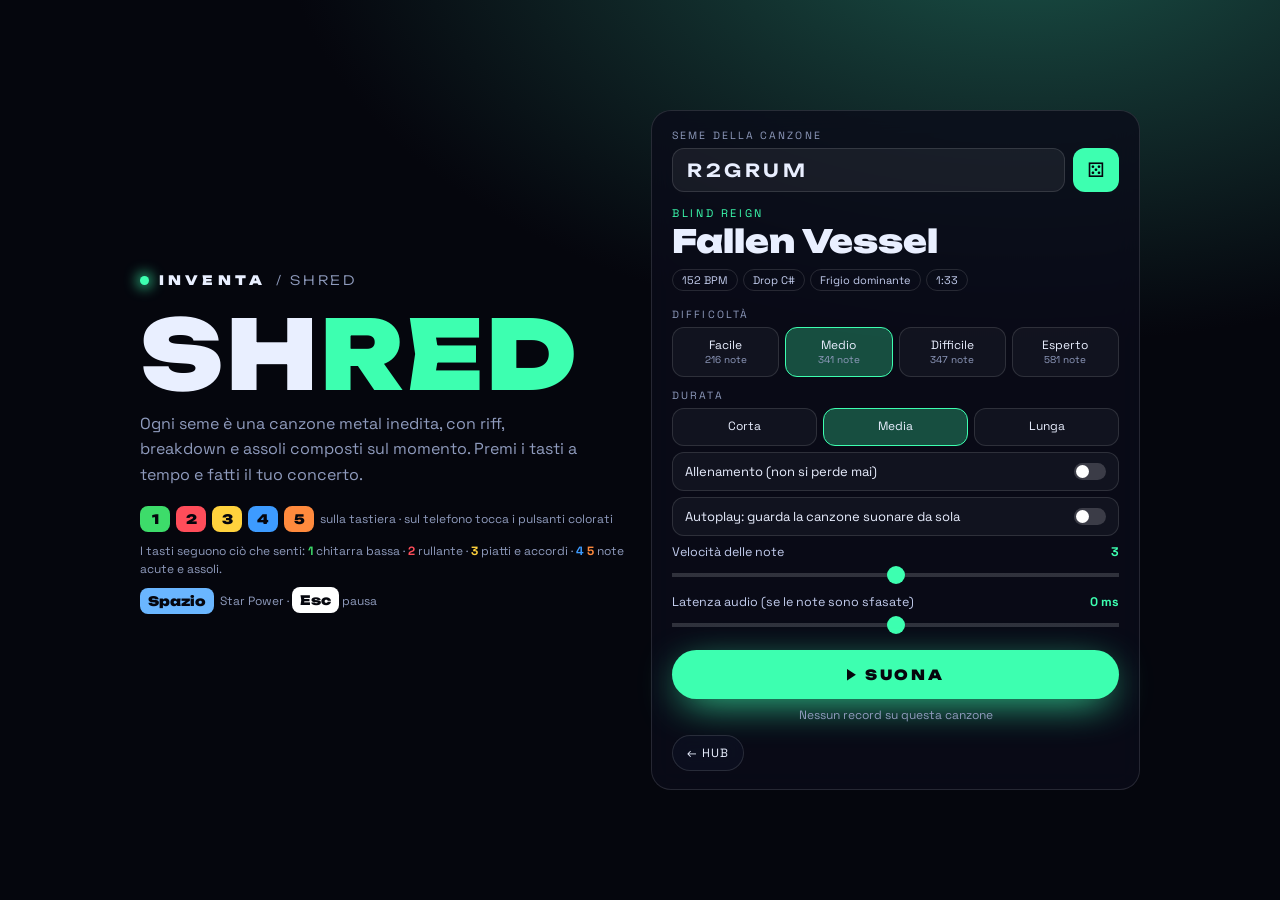
<file: shred.html>
<!doctype html>
<html lang="it">
<head>
<meta charset="utf-8">
<meta name="viewport" content="width=device-width,initial-scale=1,maximum-scale=1,user-scalable=no,viewport-fit=cover">
<meta name="theme-color" content="#05060d">
<title>Inventa · Shred</title>
<meta name="description" content="Un gioco ritmico alla Guitar Hero con canzoni metal generate dal seme: tasti 1-5 da tastiera o touch.">
<link rel="icon" href="data:image/svg+xml,%3Csvg xmlns='http://www.w3.org/2000/svg' viewBox='0 0 64 64'%3E%3Crect width='64' height='64' rx='10' fill='%2305060d'/%3E%3Ccircle cx='12' cy='46' r='6' fill='%233ddc6a'/%3E%3Ccircle cx='24' cy='38' r='6' fill='%23ff4d5a'/%3E%3Ccircle cx='36' cy='30' r='6' fill='%23ffd23d'/%3E%3Ccircle cx='48' cy='22' r='6' fill='%233d9bff'/%3E%3Ccircle cx='56' cy='12' r='5' fill='%23ff8a3d'/%3E%3C/svg%3E">
<link rel="preconnect" href="https://fonts.googleapis.com">
<link href="https://fonts.googleapis.com/css2?family=Space+Grotesk:wght@300;400;500;700&family=Unbounded:wght@300;600;900&display=swap" rel="stylesheet">
<link rel="stylesheet" href="shared.css">
<style>
:root{--ac:#ff5a4d;--gl:rgba(10,12,26,.8)}
html,body{height:100%;overflow:hidden;overscroll-behavior:none;touch-action:manipulation;user-select:none;-webkit-user-select:none}
#cv{position:fixed;inset:0;width:100%;height:100%;display:block;background:#05060d;touch-action:none}
.hide{display:none!important}
#pads{position:fixed;left:0;right:0;bottom:0;z-index:5;pointer-events:none}
#pads button{position:absolute;bottom:max(10px,env(safe-area-inset-bottom));border-radius:18px;border:2px solid rgba(255,255,255,.28);font-family:var(--disp);font-weight:900;font-size:clamp(18px,4vw,30px);color:#fff;pointer-events:auto;touch-action:none;transition:transform .05s,background .08s,box-shadow .08s;text-shadow:0 2px 6px rgba(0,0,0,.5)}
#pads button.on{transform:scale(.94);filter:brightness(1.5)}
#topbar{position:fixed;left:0;right:0;top:0;z-index:6;display:flex;justify-content:space-between;align-items:center;padding:max(10px,env(safe-area-inset-top)) 12px 8px;pointer-events:none}
#topbar .pill{pointer-events:auto}
#bStarT.ready{box-shadow:0 0 22px #6ab6ff;border-color:#6ab6ff;animation:pl 1s infinite}
#starBtn{position:fixed;right:max(12px,env(safe-area-inset-right));bottom:calc(max(10px,env(safe-area-inset-bottom)) + 120px);z-index:6;width:60px;height:60px;border-radius:50%;font-size:26px;background:rgba(60,150,255,.25);border:2px solid #6ab6ff;display:grid;place-items:center;pointer-events:auto;touch-action:none}
#starBtn.ready{box-shadow:0 0 24px #6ab6ff;animation:pl 1s infinite}
@keyframes pl{50%{transform:scale(1.1)}}
.ov{position:fixed;inset:0;z-index:20;overflow:auto;display:grid;place-items:center;padding:18px;touch-action:pan-y}
#menu{background:radial-gradient(1200px 700px at 80% -10%,color-mix(in srgb,var(--ac) 30%,#0a0d1e) 0,#05060d 62%),#05060d}
#menu .in{width:min(1000px,100%);display:grid;grid-template-columns:minmax(0,1fr) minmax(0,1fr);gap:22px;align-items:center}
@media(max-width:820px){#menu .in{grid-template-columns:minmax(0,1fr)}#menu{place-items:start center}}
h1.logo{font-family:var(--disp);font-weight:900;font-size:clamp(46px,9vw,96px);line-height:.92;letter-spacing:.02em}
h1.logo span{color:var(--ac)}
.lead{color:var(--dim);margin:12px 0 18px;line-height:1.6;max-width:44ch}
.panel{background:var(--gl);border:1px solid var(--line);border-radius:20px;backdrop-filter:blur(12px);-webkit-backdrop-filter:blur(12px);padding:18px 20px}
.lbl{font-size:10.5px;letter-spacing:.2em;text-transform:uppercase;color:var(--dim);display:block;margin:12px 0 6px}
.lbl:first-child{margin-top:0}
.seedrow{display:flex;gap:8px}
.seedrow input{flex:1;min-width:0;font-family:var(--disp);font-weight:600;font-size:18px;letter-spacing:.2em;text-transform:uppercase;background:rgba(255,255,255,.06);border:1px solid var(--line);border-radius:12px;padding:10px 14px;color:var(--ink);outline:none;user-select:text;-webkit-user-select:text}
.seedrow input:focus{border-color:var(--ac)}
.seedrow button{width:46px;border-radius:12px;background:var(--ac);color:#05060d;font-size:20px}
.song{margin:14px 0 4px}
.song .band{font-size:11px;letter-spacing:.24em;text-transform:uppercase;color:var(--ac)}
.song .name{font-family:var(--disp);font-weight:900;font-size:clamp(22px,4vw,32px);line-height:1.1;margin:4px 0 8px}
.tags span{display:inline-block;font-size:11px;padding:3px 9px;border-radius:99px;border:1px solid var(--line);margin:0 5px 5px 0;color:#c3cdee}
.seg{display:grid;grid-template-columns:repeat(4,1fr);gap:6px}
.seg button{padding:10px 4px;border-radius:12px;border:1px solid var(--line);background:rgba(255,255,255,.04);font-size:12px;line-height:1.3}
.seg button small{display:block;color:var(--dim);font-size:10px}
.seg button.on{background:color-mix(in srgb,var(--ac) 28%,transparent);border-color:var(--ac)}
.seg.l3{grid-template-columns:repeat(3,1fr)}
.tg{display:flex;align-items:center;justify-content:space-between;padding:10px 12px;border-radius:12px;border:1px solid var(--line);background:rgba(255,255,255,.04);font-size:13px;margin-top:6px;width:100%;text-align:left}
.tg i{width:32px;height:17px;border-radius:99px;background:rgba(255,255,255,.18);position:relative;flex:none;transition:.2s}
.tg i::after{content:'';position:absolute;left:2px;top:2px;width:13px;height:13px;border-radius:50%;background:#fff;transition:.2s}
.tg.on i{background:var(--ac)}.tg.on i::after{left:17px;background:#05060d}
.rg{display:flex;flex-direction:column;gap:4px;margin-top:8px;font-size:12.5px;color:#c3cdee}
.rg label{display:flex;justify-content:space-between}.rg b{color:var(--ac)}
.rg input{width:100%;touch-action:pan-y;-webkit-appearance:none;appearance:none;height:22px;background:linear-gradient(rgba(255,255,255,.16),rgba(255,255,255,.16)) center/100% 4px no-repeat;outline:none}
.rg input::-webkit-slider-thumb{-webkit-appearance:none;width:18px;height:18px;border-radius:50%;background:var(--ac);border:0}
.rg input::-moz-range-thumb{width:18px;height:18px;border-radius:50%;background:var(--ac);border:0}
.go{width:100%;margin-top:14px;padding:16px;border-radius:99px;background:var(--ac);color:#05060d;font-family:var(--disp);font-weight:900;letter-spacing:.2em;font-size:14px;text-transform:uppercase;box-shadow:0 10px 40px -10px var(--ac)}
.best{font-size:12px;color:var(--dim);margin-top:8px;text-align:center}
.recent{margin-top:14px}
.recent .rw{display:flex;justify-content:space-between;gap:8px;padding:8px 12px;border:1px solid var(--line);border-radius:12px;font-size:12.5px;margin-top:6px;background:rgba(255,255,255,.03);width:100%;text-align:left}
.recent .rw:hover{border-color:var(--ac)}
.keys{display:flex;gap:6px;margin:10px 0 0;flex-wrap:wrap;align-items:center;font-size:12px;color:var(--dim)}
.keys kbd{font-family:var(--disp);font-weight:900;font-size:13px;min-width:30px;text-align:center;padding:5px 8px;border-radius:8px;color:#05060d}
#pause,#result{background:rgba(3,5,12,.8);backdrop-filter:blur(6px)}
.card{width:min(520px,100%);text-align:center}
.card h2{font-family:var(--disp);font-weight:900;font-size:26px;letter-spacing:.06em;margin-bottom:6px}
.card .kv{display:grid;grid-template-columns:repeat(2,1fr);gap:8px;margin:14px 0}
.card .kv div{padding:10px;border-radius:12px;background:rgba(255,255,255,.05);font-size:10.5px;letter-spacing:.1em;text-transform:uppercase;color:var(--dim)}
.card .kv b{display:block;font-family:var(--disp);font-size:20px;color:var(--ink);letter-spacing:0;margin-top:2px}
.card .big{font-family:var(--disp);font-weight:900;font-size:clamp(38px,9vw,64px);line-height:1;color:var(--ac);margin:8px 0}
.stars{font-size:30px;letter-spacing:6px;color:#ffd23d;margin:6px 0}
.card .acts{display:flex;gap:8px;flex-wrap:wrap}.card .acts button{flex:1;min-width:120px;padding:13px;border-radius:99px;font-family:var(--disp);font-weight:600;font-size:11px;letter-spacing:.14em;text-transform:uppercase;background:rgba(255,255,255,.08);border:1px solid var(--line)}
.card .acts button.p{background:var(--ac);color:#05060d;border-color:var(--ac)}
#count{position:fixed;inset:0;z-index:7;display:grid;place-items:center;pointer-events:none;font-family:var(--disp);font-weight:900;font-size:min(34vw,220px);color:#fff;text-shadow:0 0 50px var(--ac)}
@media(max-width:640px){.top{display:none}}
</style>
</head>
<body>
<canvas id="cv"></canvas>
<div id="topbar" class="hide"><button class="pill" id="bPause">❚❚ Pausa</button><button class="pill" id="bStarT">⚡ Star</button></div>
<div id="pads" class="hide"></div>
<div id="count" class="hide"></div>

<div id="menu" class="ov">
 <div class="in">
  <div>
   <div class="brand" style="margin-bottom:22px"><i></i>INVENTA <span class="crumb">/ SHRED</span></div>
   <h1 class="logo">SH<span>RED</span></h1>
   <p class="lead">Ogni seme è una canzone metal inedita, con riff, breakdown e assoli composti sul momento. Premi i tasti a tempo e fatti il tuo concerto.</p>
   <div class="keys"><kbd style="background:#3ddc6a">1</kbd><kbd style="background:#ff4d5a">2</kbd><kbd style="background:#ffd23d">3</kbd><kbd style="background:#3d9bff">4</kbd><kbd style="background:#ff8a3d">5</kbd><span>sulla tastiera · sul telefono tocca i pulsanti colorati</span></div>
   <div class="keys" style="line-height:1.5"><span>I tasti seguono ciò che senti: <b style="color:#3ddc6a">1</b> chitarra bassa · <b style="color:#ff4d5a">2</b> rullante · <b style="color:#ffd23d">3</b> piatti e accordi · <b style="color:#3d9bff">4</b> <b style="color:#ff8a3d">5</b> note acute e assoli.</span></div>
   <div class="keys"><kbd style="background:#6ab6ff">Spazio</kbd><span>Star Power · <kbd style="background:#fff">Esc</kbd> pausa</span></div>
   <div class="recent" id="recent"></div>
  </div>
  <div class="panel">
   <label class="lbl">Seme della canzone</label>
   <div class="seedrow"><input id="seed" maxlength="8" spellcheck="false" autocomplete="off"><button id="dice" title="Nuova canzone">⚄</button></div>
   <div class="song"><div class="band" id="band"></div><div class="name" id="sname"></div><div class="tags" id="stags"></div></div>
   <label class="lbl">Difficoltà</label>
   <div class="seg" id="diffs"></div>
   <label class="lbl">Durata</label>
   <div class="seg l3" id="lens"><button data-v="0">Corta</button><button data-v="1">Media</button><button data-v="2">Lunga</button></div>
   <button class="tg" id="tgTrain">Allenamento (non si perde mai) <i></i></button>
   <button class="tg" id="tgAuto">Autoplay: guarda la canzone suonare da sola <i></i></button>
   <div class="rg"><label>Velocità delle note <b id="vSpd">3</b></label><input type="range" id="spd" min="1" max="5" step="1"></div>
   <div class="rg"><label>Latenza audio (se le note sono sfasate) <b id="vLat">0 ms</b></label><input type="range" id="lat" min="-200" max="200" step="5"></div>
   <button class="go" id="play">▶ Suona</button>
   <div class="best" id="best"></div>
   <div style="margin-top:12px"><a class="pill" href="index.html">← Hub</a></div>
  </div>
 </div>
</div>

<div id="pause" class="ov hide"><div class="panel card"><h2>Pausa</h2><div class="acts" style="margin-top:12px"><button class="p" id="bResume">Riprendi</button><button id="bRetry">Ricomincia</button><button id="bQuit">Esci</button></div></div></div>
<div id="result" class="ov hide"><div class="panel card" id="resCard"></div></div>
<div id="toast"></div>

<script>
(()=>{
'use strict';
const $=s=>document.querySelector(s);
const clamp=(x,a,b)=>Math.min(b,Math.max(a,x));
function hashStr(s){let h=2166136261;for(let i=0;i<s.length;i++){h^=s.charCodeAt(i);h=Math.imul(h,16777619);}return h>>>0;}
function mulberry32(a){return()=>{a|=0;a=a+0x6D2B79F5|0;let t=Math.imul(a^a>>>15,1|a);t=t+Math.imul(t^t>>>7,61|t)^t;return((t^t>>>14)>>>0)/4294967296;};}
const newSeed=()=>{let s='';const a='ABCDEFGHJKLMNPQRSTUVWXYZ23456789';for(let i=0;i<6;i++)s+=a[Math.floor(Math.random()*a.length)];return s;};
function toast(m){const t=$('#toast');t.textContent=m;t.classList.add('show');clearTimeout(toast.t);toast.t=setTimeout(()=>t.classList.remove('show'),2400);}
const mtof=m=>440*Math.pow(2,(m-69)/12);
const STEPS=16,TAU=Math.PI*2;
/* ============================================================ dati musicali */
const TUNINGS={
  std:{name:'Standard E',strings:[40,45,50,55,59,64]},
  dropD:{name:'Drop D',strings:[38,45,50,55,59,64]},
  dropCs:{name:'Drop C#',strings:[37,44,49,54,58,63]},
  dropC:{name:'Drop C',strings:[36,43,48,53,57,62]},
  dropB:{name:'Drop B',strings:[35,42,47,52,56,61]},
  dropA:{name:'Drop A',strings:[33,40,45,50,54,59]}
};
const SCALES={
  phr:{name:'Frigio',s:[0,1,3,5,7,8,10]},
  harm:{name:'Minore armonica',s:[0,2,3,5,7,8,11]},
  aeo:{name:'Minore naturale',s:[0,2,3,5,7,8,10]},
  pdom:{name:'Frigio dominante',s:[0,1,4,5,7,8,10]},
  loc:{name:'Locrio',s:[0,1,3,5,6,8,10]}
};
const SECS=[
  {id:'intro',name:'Intro',color:'#8fa3ff'},
  {id:'a',name:'Riff A',color:'#ff8a3d'},
  {id:'b',name:'Riff B',color:'#ffd23d'},
  {id:'bd',name:'Breakdown',color:'#ff3d5a'}
];
const SEC_BY={};SECS.forEach(s=>SEC_BY[s.id]=s);
const ACCENTS=['#ff5a4d','#ff8a3d','#ffc83d','#4dc8ff','#b06bff','#3dffb0','#ff4d9a'];
const ADJ=['Hollow','Burning','Fallen','Silent','Broken','Crimson','Severed','Bleeding','Drowned','Last','Iron','Nameless','Ashen','Cold','Wretched','Vacant'];
const NOUN=['Crown','Oath','Horizon','Chains','Tide','Vessel','Cathedral','Ashes','Mercy','Reign','Throne','Harvest','Static','Verdict','Gospel','Ruin'];
const TPL=['xxxx','xxx.','xx.x','x.xx','xx..','x.x.','x..x','.x.x','x...','..xx','....'];
const cnt=t=>{let n=0;for(const c of t)if(c==='x')n++;return n;};

/* ============================================================ generatore */
function wpick(r,items,w){let s=0;for(const x of w)s+=x;let v=r()*s;for(let i=0;i<items.length;i++){v-=w[i];if(v<=0)return items[i];}return items[items.length-1];}
function pickTpl(r,I,mustStart,kind){
  const target=1+I*2.7;
  const pool=TPL.filter(t=>!mustStart||t[0]==='x');
  const w=pool.map(t=>{let x=Math.exp(-Math.pow(cnt(t)-target,2)/1.7);if(t==='x.xx'&&kind==='a')x*=1.6;if(t==='....')x*=.35;if(t==='xxxx'&&I>.6)x*=1.3;return x;});
  return wpick(r,pool,w);
}
function leadLine(r,o,bars,sparse){
  const {root,scale}=o;
  const deg=d=>root+scale[((d%7)+7)%7]+12*Math.floor(d/7)+24;
  const out=[];let t=0;const total=bars*STEPS;
  let cur=wpick(r,[4,1,2,0],[4,2,2,1]);
  const durs=[4,6,8,8,12,16];
  while(t<total){
    const dur=durs[Math.floor(r()*durs.length)];
    const len=Math.min(dur,total-t);
    if(r()<(sparse?.3:.16)){t+=len;continue;}
    out.push({t,p:[deg(cur)],d:Math.max(2,len-1)});
    const stp=[-2,-1,-1,1,1,2,3,-3][Math.floor(r()*8)];
    cur=clamp(cur+stp,0,8);t+=len;
  }
  if(out.length){const last=out[out.length-1];last.p=[deg(r()<.6?0:1)];}
  return out;
}
function genRiff(r,o,kind){
  const {bars,root,scale}=o,I=o.I;
  const deg=(d,oct=0)=>root+scale[((d%7)+7)%7]+12*Math.floor(d/7)+12*oct;
  const rnd=a=>a[Math.floor(r()*a.length)];
  const mkBar=seed=>{
    const h=new Array(STEPS).fill(false);
    for(let gi=0;gi<4;gi++){
      if(seed&&gi<2){for(let i=0;i<4;i++)h[gi*4+i]=seed[gi*4+i];continue;}
      const t=pickTpl(r,I,gi===0,kind);
      for(let i=0;i<4;i++)h[gi*4+i]=t[i]==='x';
    }
    return h;
  };
  const A=mkBar(null),B=mkBar(A),pats=[A,B];
  const motif=[0,rnd([2,3,4]),rnd([1,2,5]),rnd([4,5,6])];let mi=0;
  const blast=kind==='b'&&r()<I*.6;
  const g=[],d=[];
  const fills=[['snare','tomH','tomM','tomL'],['snare','snare','tomM','tomL'],['tomH','tomH','tomM','tomM'],['snare','snare','snare','snare']];
  for(let bar=0;bar<bars;bar++){
    const hits=pats[bar%2].slice();
    const last=bar===bars-1,second=bar%2===1;
    let run=null,fill=false;
    if(second&&r()<.5){
      run=rnd([[3,2,1,0],[0,1,2,3],[4,3,2,0],[0,2,1,0]]);
    }
    else if(last&&r()<.55)fill=true;
    if(!run&&!fill&&bar>=2&&second&&r()<.4){const t=pickTpl(r,I,false,kind);for(let i=0;i<4;i++)hits[12+i]=t[i]==='x';}
    if(run||fill)for(let i=12;i<16;i++)hits[i]=false;
    const idx=[];for(let s=0;s<STEPS;s++)if(hits[s])idx.push(s);
    idx.forEach((s,k)=>{
      const nxt=k+1<idx.length?idx[k+1]:(run||fill?12:16);
      const gap=nxt-s;
      const strong=s%4===0;
      const firstOfSec=bar===0&&s===0;
      const pAcc=kind==='a'?(strong?.34:.07):(strong?.6:.3);
      const acc=firstOfSec?r()<.75:r()<pAcc;
      if(acc){
        let p;
        if(kind==='b'&&!firstOfSec){p=[deg(motif[mi++%motif.length],1)];}
        else{
          const dg=firstOfSec?0:wpick(r,[0,1,2,3,4,5,6],[30,12,10,12,14,12,10]);
          if(dg===0)p=[root,root+7];else if(r()<.55)p=[deg(dg),deg(dg)+7];else p=[deg(dg)];
        }
        g.push({t:bar*STEPS+s,p,d:Math.max(1,Math.min(gap,kind==='b'?3:4)),pm:false,acc:true});
      }else{
        const b2=s%2===1&&r()<.12;
        g.push({t:bar*STEPS+s,p:[b2?root+1:root],d:1,pm:true,acc:false});
      }
    });
    if(run){
      run.forEach((dg,k)=>g.push({t:bar*STEPS+12+k,p:[deg(dg)],d:1,pm:false,acc:k===3}));
    }
    // batteria
    const gSteps=new Set(g.filter(e=>e.t>=bar*STEPS&&e.t<(bar+1)*STEPS).map(e=>e.t-bar*STEPS));
    const gAcc=new Set(g.filter(e=>e.t>=bar*STEPS&&e.t<(bar+1)*STEPS&&e.acc).map(e=>e.t-bar*STEPS));
    const doBlast=blast&&bar>=Math.floor(bars/2);
    if(bar===0)d.push({t:0,i:'crash',v:118});
    else if(bar%4===0)d.push({t:bar*STEPS,i:'crash',v:108});
    for(let s=0;s<STEPS;s++){
      const T=bar*STEPS+s;
      const inFill=fill&&s>=12;
      if(doBlast){
        if(s%2===0){d.push({t:T,i:'kick',v:106});d.push({t:T,i:'snare',v:104});}
        if(s%4===0&&!(bar===0&&s===0))d.push({t:T,i:'hatO',v:84});
        continue;
      }
      if(gSteps.has(s)&&!inFill)d.push({t:T,i:'kick',v:gAcc.has(s)?120:104});
      if((s===4||s===12)&&!inFill)d.push({t:T,i:'snare',v:112});
      if(s%2===0&&!inFill&&!(bar%4===0&&s===0)){d.push({t:T,i:(s===14&&r()<.25)?'hatO':'hatC',v:s%4===0?80:62});}
    }
    if(fill){
      const f=rnd(fills);
      f.forEach((ins,k)=>d.push({t:bar*STEPS+12+k,i:ins,v:96+k*8}));
      d.push({t:bar*STEPS+12,i:'kick',v:110});
    }
  }
  return{g,d};
}
function genIntro(r,o){
  const {root,scale}=o;
  const deg=(dg,oct=0)=>root+scale[((dg%7)+7)%7]+12*Math.floor(dg/7)+12*oct;
  const g=[],d=[];
  g.push({t:0,p:[root,root+7,root+12],d:16,pm:false,acc:true});
  const d1=[5,3,2][Math.floor(r()*3)];
  g.push({t:16,p:[deg(d1),deg(d1)+7],d:8,pm:false,acc:true});
  g.push({t:24,p:[root,root+7],d:8,pm:false,acc:true});
  d.push({t:0,i:'crash',v:112});d.push({t:0,i:'kick',v:110});
  d.push({t:16,i:'kick',v:104});d.push({t:24,i:'kick',v:104});d.push({t:24,i:'snare',v:100});
  const roll=[['tomH',96],['tomH',102],['tomM',108],['tomL',116]];
  roll.forEach((x,k)=>d.push({t:28+k,i:x[0],v:x[1]}));
  const l=leadLine(r,o,2,false);
  return{g,d,l};
}
function genBreak(r,o){
  const {bars,root,scale}=o,I=o.I;
  const deg=(dg,oct=0)=>root+scale[((dg%7)+7)%7]+12*Math.floor(dg/7)+12*oct;
  const sizes=[2,3,3,4,4,6,8];
  const part=(total)=>{const out=[];let s=0;while(s<total){const opts=sizes.filter(z=>s+z<=total);if(!opts.length){out[out.length-1]+=total-s;break;}const z=opts[Math.floor(r()*opts.length)];out.push(z);s+=z;}return out;};
  const c1=part(16);
  const c2=[];let sum=0;for(const z of c1){if(sum+z>8)break;c2.push(z);sum+=z;}
  part(16-sum).forEach(z=>c2.push(z));
  const pats=[c1,c2];
  const g=[],d=[];
  const diss=[[root+1],[root+6],[root+1,root+8],[deg(5)],[root+6,root+13]];
  for(let bar=0;bar<bars;bar++){
    const chunks=pats[bar%2];
    const last=bar===bars-1;
    let pos=0;const kickSteps=[];
    chunks.forEach((len,ci)=>{
      const s=pos;pos+=len;
      const T=bar*STEPS+s;
      let ev;
      if(bar===0&&ci===0)ev={t:T,p:[root,root+7,root+12],d:Math.min(len,3),pm:false,acc:true};
      else if(last&&ci===chunks.length-1)ev={t:T,p:r()<.5?[root+6,root+13]:[root,root+6],d:Math.max(2,len),pm:false,acc:true};
      else if(len>=6)ev={t:T,p:[root,root+7],d:len-1,pm:false,acc:true};
      else if(ci>0&&r()<.28+.2*I)ev={t:T,p:diss[Math.floor(r()*diss.length)],d:Math.min(len,2),pm:false,acc:true};
      else ev={t:T,p:[root],d:1,pm:true,acc:false};
      g.push(ev);kickSteps.push([s,ev.acc]);
    });
    kickSteps.forEach(([s,a])=>d.push({t:bar*STEPS+s,i:'kick',v:a?122:108}));
    d.push({t:bar*STEPS+8,i:'snare',v:118});
    if(bar===0)d.push({t:0,i:'crash',v:122});
    else if(bar%2===0)d.push({t:bar*STEPS,i:'china',v:116});
    if(last&&r()<.5){d.push({t:bar*STEPS+14,i:'tomM',v:110});d.push({t:bar*STEPS+15,i:'tomL',v:120});}
  }
  return{g,d};
}
/* ============================================================ sintetizzatore */
class Kit{
  constructor(ctx){
    const c=this.c=ctx;
    this.master=c.createGain();this.master.gain.value=.7;
    this.comp=c.createDynamicsCompressor();
    this.comp.threshold.value=-14;this.comp.knee.value=10;this.comp.ratio.value=7;this.comp.attack.value=.002;this.comp.release.value=.12;
    this.an=c.createAnalyser();this.an.fftSize=1024;this.an.smoothingTimeConstant=.72;
    this.lim=c.createDynamicsCompressor();this.lim.threshold.value=-3;this.lim.knee.value=0;this.lim.ratio.value=20;this.lim.attack.value=.001;this.lim.release.value=.06;
    this.out=c.createGain();this.out.gain.value=.93;
    this.master.connect(this.comp);this.comp.connect(this.lim);this.lim.connect(this.out);this.out.connect(this.an);this.an.connect(c.destination);
    // rumore
    const nb=c.createBuffer(1,c.sampleRate*2,c.sampleRate),nd=nb.getChannelData(0);
    for(let i=0;i<nd.length;i++)nd[i]=Math.random()*2-1;this.noise=nb;
    // riverbero corto
    const len=Math.floor(c.sampleRate*1.8),imp=c.createBuffer(2,len,c.sampleRate);
    for(let ch=0;ch<2;ch++){const d=imp.getChannelData(ch);for(let i=0;i<len;i++)d[i]=(Math.random()*2-1)*Math.pow(1-i/len,3);}
    this.rev=c.createConvolver();this.rev.buffer=imp;
    const rg=c.createGain();rg.gain.value=.5;this.revIn=c.createGain();this.revIn.gain.value=.5;
    this.revIn.connect(this.rev);this.rev.connect(rg);rg.connect(this.master);
    // chitarra
    this.gIn=c.createGain();this.gIn.gain.value=1;
    const hp=c.createBiquadFilter();hp.type='highpass';hp.frequency.value=90;
    const pre=c.createGain();pre.gain.value=2.4;
    const ws=c.createWaveShaper();const N=4096,cur=new Float32Array(N);
    for(let i=0;i<N;i++){const x=i/(N/2)-1;cur[i]=Math.tanh(x*6+.35*x*x)*.9;}ws.curve=cur;ws.oversample='4x';
    const mid=c.createBiquadFilter();mid.type='peaking';mid.frequency.value=2300;mid.Q.value=.9;mid.gain.value=4;
    const lp=c.createBiquadFilter();lp.type='lowpass';lp.frequency.value=5400;lp.Q.value=.6;
    const lo=c.createBiquadFilter();lo.type='lowshelf';lo.frequency.value=150;lo.gain.value=4;
    this.gOut=c.createGain();this.gOut.gain.value=.27;
    this.gIn.connect(hp);hp.connect(pre);pre.connect(ws);ws.connect(mid);mid.connect(lp);lp.connect(lo);lo.connect(this.gOut);
    this.gOut.connect(this.master);
    // basso
    this.bBus=c.createGain();this.bBus.gain.value=.5;this.bBus.connect(this.master);
    // lead
    const lws=c.createWaveShaper();const lc=new Float32Array(1024);for(let i=0;i<1024;i++){const x=i/512-1;lc[i]=Math.tanh(x*3.2)*.9;}lws.curve=lc;
    const llp=c.createBiquadFilter();llp.type='lowpass';llp.frequency.value=3600;
    this.lIn=c.createGain();this.lIn.connect(lws);lws.connect(llp);
    const lout=c.createGain();lout.gain.value=.2;llp.connect(lout);lout.connect(this.master);
    this.dly=c.createDelay(2);this.dly.delayTime.value=.33;const fb=c.createGain();fb.gain.value=.32;
    this.dly.connect(fb);fb.connect(this.dly);const dg=c.createGain();dg.gain.value=.5;
    lout.connect(this.dly);this.dly.connect(dg);dg.connect(this.master);dg.connect(this.revIn);lout.connect(this.revIn);
    // batteria
    this.dBus=c.createGain();this.dBus.gain.value=1.25;this.dBus.connect(this.master);
  }
  setTempo(bpm){this.dly.delayTime.value=Math.min(1.9,60/bpm*.75);}
  nz(t,dur,type,f,q,gain,dest,dec){
    const c=this.c,s=c.createBufferSource();s.buffer=this.noise;
    const fl=c.createBiquadFilter();fl.type=type;fl.frequency.value=f;fl.Q.value=q;
    const g=c.createGain();g.gain.setValueAtTime(gain,t);g.gain.exponentialRampToValueAtTime(.0008,t+(dec||dur));
    s.connect(fl);fl.connect(g);g.connect(dest);s.start(t,Math.random()*.8);s.stop(t+dur+.02);
  }
  tone(t,dur,f0,f1,fd,gain,dest,type){
    const c=this.c,o=c.createOscillator();o.type=type||'sine';o.frequency.setValueAtTime(f0,t);o.frequency.exponentialRampToValueAtTime(f1,t+fd);
    const g=c.createGain();g.gain.setValueAtTime(gain,t);g.gain.exponentialRampToValueAtTime(.0008,t+dur);
    o.connect(g);g.connect(dest);o.start(t);o.stop(t+dur+.02);
  }
  drum(i,t,v){
    const a=v/127,D=this.dBus;
    switch(i){
      case 'kick':this.tone(t,.2,200,46,.075,1.0*a,D);this.nz(t,.03,'highpass',3200,.7,.45*a,D,.018);this.tone(t,.09,110,60,.05,.5*a,D,'triangle');break;
      case 'snare':this.tone(t,.13,230,140,.1,.55*a,D,'triangle');this.nz(t,.22,'bandpass',2300,.8,.9*a,D,.19);this.nz(t,.12,'highpass',6000,.7,.3*a,D,.1);break;
      case 'hatC':this.nz(t,.05,'highpass',7800,.8,.34*a,D,.035);break;
      case 'hatO':this.nz(t,.3,'highpass',7200,.8,.34*a,D,.26);break;
      case 'crash':this.nz(t,2,'highpass',3200,.6,.55*a,D,1.8);this.nz(t,1,'bandpass',6800,.9,.35*a,D,.9);break;
      case 'china':this.nz(t,1.2,'bandpass',4300,.55,.6*a,D,1.0);this.nz(t,.7,'bandpass',8200,.9,.35*a,D,.5);this.tone(t,.5,380,310,.4,.07*a,D,'square');break;
      case 'tomH':this.tone(t,.28,200,130,.2,.8*a,D);this.nz(t,.03,'highpass',3000,.7,.3*a,D,.02);break;
      case 'tomM':this.tone(t,.32,150,95,.22,.85*a,D);this.nz(t,.03,'highpass',3000,.7,.3*a,D,.02);break;
      case 'tomL':this.tone(t,.4,108,66,.25,.9*a,D);this.nz(t,.03,'highpass',3000,.7,.3*a,D,.02);break;
    }
  }
  guitar(t,pitches,dur,pm,v){
    const c=this.c,a=v/127;
    const len=pm?Math.min(dur,.1):dur+.02;
    pitches.forEach(p=>{
      const f=mtof(p);
      [-1,1].forEach(side=>{
        const o=c.createOscillator();o.type='sawtooth';o.frequency.value=f;o.detune.value=side*7;
        const fl=c.createBiquadFilter();fl.type='lowpass';fl.Q.value=1.1;
        fl.frequency.setValueAtTime(pm?3600:5200,t);
        fl.frequency.exponentialRampToValueAtTime(pm?520:2600,t+len);
        const g=c.createGain();
        g.gain.setValueAtTime(0,t);g.gain.linearRampToValueAtTime(.42*a,t+.003);
        if(pm){g.gain.exponentialRampToValueAtTime(.0008,t+len);}
        else{g.gain.setValueAtTime(.42*a,t+Math.max(.01,len-.05));g.gain.linearRampToValueAtTime(0,t+len+.04);}
        const pan=c.createStereoPanner();pan.pan.value=side*.75;
        o.connect(fl);fl.connect(g);g.connect(pan);pan.connect(this.gIn);
        o.start(t);o.stop(t+len+.1);
      });
    });
  }
  bass(t,pitch,dur,pm,v){
    const c=this.c,a=v/127,f=mtof(pitch),len=pm?Math.min(dur,.13):dur+.02;
    const o=c.createOscillator();o.type='sawtooth';o.frequency.value=f;
    const o2=c.createOscillator();o2.type='sine';o2.frequency.value=f;
    const fl=c.createBiquadFilter();fl.type='lowpass';fl.frequency.value=650;fl.Q.value=1;
    const g=c.createGain();g.gain.setValueAtTime(0,t);g.gain.linearRampToValueAtTime(.55*a,t+.004);
    g.gain.exponentialRampToValueAtTime(.12*a,t+Math.max(.02,len*.7));g.gain.linearRampToValueAtTime(0,t+len+.04);
    const g2=c.createGain();g2.gain.value=1.1;
    o.connect(fl);fl.connect(g);o2.connect(g2);g2.connect(g);g.connect(this.bBus);
    o.start(t);o2.start(t);o.stop(t+len+.1);o2.stop(t+len+.1);
  }
  lead(t,pitch,dur,v){
    const c=this.c,a=v/127,f=mtof(pitch),len=dur;
    const o=c.createOscillator();o.type='sawtooth';o.frequency.value=f;
    const lfo=c.createOscillator();lfo.frequency.value=5.4;const lg=c.createGain();lg.gain.setValueAtTime(0,t);lg.gain.linearRampToValueAtTime(14,t+Math.min(.5,len));
    lfo.connect(lg);lg.connect(o.detune);
    const g=c.createGain();g.gain.setValueAtTime(0,t);g.gain.linearRampToValueAtTime(.5*a,t+.02);g.gain.setValueAtTime(.5*a,t+Math.max(.03,len-.06));g.gain.linearRampToValueAtTime(0,t+len+.08);
    o.connect(g);g.connect(this.lIn);
    o.start(t);lfo.start(t);o.stop(t+len+.15);lfo.stop(t+len+.15);
  }
  play(e,t,sps,hum){
    const j=hum?(Math.random()*10-5):0,v=clamp(e.v+j,30,127);
    if(e.k==='d')this.drum(e.i,t,v);
    else if(e.k==='g')this.guitar(t,e.p,e.pm?sps*.9:e.d*sps*.97,e.pm,v);
    else if(e.k==='b')this.bass(t,e.p[0],e.pm?sps*1.1:e.d*sps*.97,e.pm,v);
    else if(e.k==='l')this.lead(t,e.p[0],e.d*sps,v);
  }
}
/* ============================================================ canzone */
const BANDA1=['Ashen','Iron','Severed','Hollow','Crimson','Nameless','Burning','Drowned','Wretched','Blind','Gilded','Frozen'];
const BANDA2=['Verdict','Prophets','Saints','Hounds','Choir','Wolves','Cathedral','Legion','Reign','Harvest','Mourners','Throne'];
const TUN_KEYS=['dropD','dropCs','dropC','dropB','dropA'];
const LENS=[{n:'Corta',arr:['intro','a','b','a','bd','a']},{n:'Media',arr:['intro','a','a','b','a','bd','b','bd','a']},{n:'Lunga',arr:['intro','a','b','a','b','bd','a','b','bd','b','bd','a']}];
const DIFFS=[{n:'Facile',lanes:3,gap:.26,sub:'3 tasti'},{n:'Medio',lanes:4,gap:.17,sub:'4 tasti'},{n:'Difficile',lanes:5,gap:.125,sub:'5 tasti'},{n:'Esperto',lanes:5,gap:.085,sub:'5 tasti + accordi'}];
const LCOL=['#3ddc6a','#ff4d5a','#ffd23d','#3d9bff','#ff8a3d'];
const S0={seed:'',diff:1,len:1,train:false,auto:false,spd:3,lat:0};
const lsGet=(k,d)=>{try{const v=localStorage.getItem(k);return v?JSON.parse(v):d;}catch(e){return d;}};
const lsSet=(k,v)=>{try{localStorage.setItem(k,JSON.stringify(v));}catch(e){}};
Object.assign(S0,lsGet('inventa.shred.opts',{}));

function songMeta(seed,len){
  const r=mulberry32(hashStr(seed+'|meta'));
  const tun=TUNINGS[TUN_KEYS[Math.floor(r()*TUN_KEYS.length)]],sk=Object.keys(SCALES)[Math.floor(r()*5)];
  const bpm=Math.round(118+r()*76),I=.5+r()*.45;
  const band=BANDA1[Math.floor(r()*BANDA1.length)]+' '+BANDA2[Math.floor(r()*BANDA2.length)];
  const rn=mulberry32(hashStr(seed+'|name'));
  const name=ADJ[Math.floor(rn()*ADJ.length)]+' '+NOUN[Math.floor(rn()*NOUN.length)];
  const hue=Math.floor(r()*360);
  return{tun,sk,bpm,I,band,name,hue,root:tun.strings[0],scale:SCALES[sk].s};
}
function makeSong(seed,lenIdx){
  const M=songMeta(seed,lenIdx),{root,scale,I}=M;
  const defs={};
  const gen=(id,bars)=>{const r=mulberry32(hashStr(seed+'|'+id));const o={bars,root,scale,I};
    const res=id==='intro'?genIntro(r,o):id==='bd'?genBreak(r,o):genRiff(r,o,id);let l=res.l||[];
    if(id==='a'&&r()<.28)l=leadLine(r,o,bars,true);if(id==='b'&&r()<.8)l=leadLine(r,o,bars,true);
    return{id,bars,g:res.g,d:res.d,l};};
  defs.intro=gen('intro',2);defs.a=gen('a',8);defs.b=gen('b',8);defs.bd=gen('bd',4);
  const arr=LENS[lenIdx].arr,ev=[],secs=[];let start=0;
  arr.forEach((id,oi)=>{
    const d=defs[id],def=SEC_BY[id];secs.push({id,name:def.name,color:def.color,start,bars:d.bars,occ:oi});
    d.g.forEach((e,k)=>{ev.push({k:'g',t:start+e.t,p:e.p,d:e.d,pm:e.pm,acc:e.acc,v:e.pm?92:e.acc?114:102,sid:id,ord:k});
      const low=Math.min(...e.p),bp=low-12>=23?low-12:low;ev.push({k:'b',t:start+e.t,p:[bp],d:e.pm?1:e.d,pm:e.pm,v:e.pm?96:106});});
    d.l.forEach(e=>ev.push({k:'l',t:start+e.t,p:e.p,d:e.d,v:100}));
    d.d.forEach(e=>ev.push({k:'d',t:start+e.t,i:e.i,v:e.v}));
    start+=d.bars*STEPS;
  });
  // finale
  ev.push({k:'g',t:start,p:[root,root+7,root+12],d:12,pm:false,acc:true,v:120,sid:'end',ord:0});
  ev.push({k:'b',t:start,p:[root],d:12,pm:false,v:112});ev.push({k:'d',t:start,i:'crash',v:127});ev.push({k:'d',t:start,i:'kick',v:120});
  const total=start+16;
  const order={d:0,b:1,g:2,l:3};ev.sort((a,b)=>a.t-b.t||order[a.k]-order[b.k]);
  return{M,ev,secs,total,bpm:M.bpm,sps:60/M.bpm/4,root};
}
/* ---------- spartito per le corsie ----------
   Le corsie seguono ciò che si sente:
   1 = chitarra bassa (palm mute sulla tonica) · 2 = colpi di rullante e dissonanze
   3 = piatti, tom e accordi medi · 4-5 = note acute della chitarra e melodia solista */
function buildChart(song,diff){
  const D=DIFFS[diff],L=D.lanes,sps=song.sps,root=song.root;
  const drums={};
  for(const e of song.ev)if(e.k==='d'){(drums[e.t]=drums[e.t]||new Set()).add(e.i);}
  const laneOf=(p,e)=>{
    const rel=p-root;
    if(rel>=12)return rel%12<=4?3:4;                 // melodia acuta
    if(rel>0)return rel<=2?1:rel<=5?2:rel<=8?3:4;     // gradi della scala: più acuto = corsia più alta
    const dr=drums[e.t];
    if(dr&&(dr.has('crash')||dr.has('china')||dr.has('tomH')||dr.has('tomM')||dr.has('tomL')))return 2;
    if(dr&&dr.has('snare'))return 1;
    return 0;                                         // palm mute sulla tonica
  };
  const scale=l=>clamp(Math.round(l*(L-1)/4),0,L-1);
  const notes=[];
  const keep=(arr,filt,gap,mk)=>{let last=-9;for(const e of arr){if(!filt(e))continue;const T=e.t*sps;if(T-last<gap-1e-6)continue;mk(e,T);last=T;}};
  const g=song.ev.filter(e=>e.k==='g'),ld=song.ev.filter(e=>e.k==='l');
  keep(g,e=>diff===0?(e.t%4===0||(e.d>=4&&!e.pm)):diff===1?(e.t%2===0||e.acc):true,D.gap,(e,T)=>{
    const top=Math.max(...e.p),lane=scale(laneOf(e.pm?e.p[0]:top,e));
    const hold=(!e.pm&&e.d>=4)?Math.max(.15,e.d*sps-.05):0;
    notes.push({t:T,lane,hold,star:false,state:0,holding:false,e});
    if(diff===3&&e.acc&&e.p.length>1&&!hold){const l2=scale(laneOf(e.p[1],e));const lo=Math.min(lane,l2===lane?clamp(lane+1,0,L-1):l2),hi=lo===lane?(l2===lane?clamp(lane+1,0,L-1):l2):lane;
      const second=l2!==lane?l2:clamp(lane+1,0,L-1);if(second!==lane)notes.push({t:T,lane:second,hold:0,star:false,state:0,holding:false,e,chord:true});}
  });
  // assolo / melodia: note acute con la loro vera altezza
  keep(ld,e=>true,Math.max(D.gap,.2),(e,T)=>{
    const lane=scale(clamp(Math.round(((e.p[0]-root)%12)/12*2)+3,3,4));
    const clash=notes.some(n=>Math.abs(n.t-T)<.05&&n.lane===lane);
    if(clash)return;
    notes.push({t:T,lane,hold:e.d>=3?Math.max(.12,e.d*sps-.05):0,star:false,state:0,holding:false,e,lead:true});
  });
  notes.sort((a,b)=>a.t-b.t||a.lane-b.lane);
  // frasi star power
  const r=mulberry32(hashStr(song.M.name+'|star'+diff));let i=18+Math.floor(r()*10),gid=0;
  while(i<notes.length-6){
    const grp={id:gid++,n:0,hit:0,fail:false};
    let c=0,j=i;while(c<5&&j<notes.length){if(!notes[j].chord){notes[j].star=true;notes[j].grp=grp;grp.n++;c++;}j++;}
    i=j+30+Math.floor(r()*24);
  }
  return notes;
}

/* ============================================================ audio / stato di gioco */
const AUD={ctx:null,kit:null};
function ensureAudio(){if(AUD.ctx)return;const AC=window.AudioContext||window.webkitAudioContext;AUD.ctx=new AC();AUD.kit=new Kit(AUD.ctx);}
let song=null,notes=[],G=null,state='menu',timer=0;
const S=S0;
const WIN=.13,JW={perfect:.05,great:.09};
function gt(){return AUD.ctx.currentTime-G.t0-(AUD.ctx.outputLatency||AUD.ctx.baseLatency||0)-S.lat/1000;}

function startGame(){
  ensureAudio();const ctx=AUD.ctx;ctx.resume();
  song=makeSong(S.seed,S.len);notes=buildChart(song,S.diff);
  const kit=AUD.kit;kit.setTempo(song.bpm);kit.master.gain.cancelScheduledValues(0);kit.master.gain.value=.7;kit.gIn.gain.value=1;
  G={t0:ctx.currentTime+3.2,idx:0,score:0,combo:0,maxCombo:0,mult:1,life:55,energy:0,starOn:false,hits:0,perfect:0,great:0,good:0,miss:0,wrong:0,down:[],flash:[],fx:[],judge:null,jt:0,next:0,secName:'',secT:0,secId:'',ended:false,shake:0,pad:[],paused:false,startTime:performance.now(),lastDt:performance.now(),sustainPts:0,lastSec:-1,totalNotes:notes.length};
  G.endT=song.total*song.sps+1.8;
  clearInterval(timer);timer=setInterval(schedule,25);
  state='count';layout();buildPads();
  $('#menu').classList.add('hide');$('#result').classList.add('hide');$('#pause').classList.add('hide');
  $('#pads').classList.remove('hide');$('#topbar').classList.remove('hide');$('#count').classList.remove('hide');
  history.replaceState(null,'',`#${S.seed}&d=${S.diff}&l=${S.len}`);
}
function schedule(){
  if(!G||G.paused)return;const ctx=AUD.ctx,lim=ctx.currentTime+.22;
  while(G.idx<song.ev.length){
    const e=song.ev[G.idx],t=G.t0+e.t*song.sps;if(t>lim)break;
    AUD.kit.play(e,Math.max(t,ctx.currentTime),song.sps,true);G.idx++;
  }
}
function stopAudio(fade){
  clearInterval(timer);const k=AUD.kit;if(!k)return;
  k.master.gain.cancelScheduledValues(AUD.ctx.currentTime);k.master.gain.setTargetAtTime(0,AUD.ctx.currentTime,fade?.25:.02);
}

/* ---------- input ---------- */
function mult(){let m=G.combo>=30?4:G.combo>=20?3:G.combo>=10?2:1;return m;}
function judgeText(t,col){G.judge={t,col};G.jt=.7;}
function duck(on){const g=AUD.kit.gIn.gain,c=AUD.ctx.currentTime;g.cancelScheduledValues(c);g.setTargetAtTime(on?.28:1,c,on?.01:.03);}
function press(lane){
  if(state!=='play'||G.paused)return;
  G.down[lane]=true;G.flash[lane]=1;
  const now=gt();let best=null,bd=1e9;
  for(let i=G.next;i<notes.length;i++){const n=notes[i];if(n.t>now+WIN)break;if(n.state!==0||n.lane!==lane)continue;const d=Math.abs(n.t-now);if(d<bd){bd=d;best=n;}}
  if(best&&bd<=WIN)hit(best,bd);
  else if(S.diff>=1){wrong();}
}
function release(lane){if(!G)return;G.down[lane]=false;}
function hit(n,d){
  n.state=1;G.hits++;G.combo++;if(G.combo>G.maxCombo)G.maxCombo=G.combo;
  const m=mult()*(G.starOn?2:1);
  const j=d<=JW.perfect?'perfect':d<=JW.great?'great':'good';
  G[j]++;
  G.score+=(j==='perfect'?100:j==='great'?75:50)*m;
  G.life=clamp(G.life+(j==='perfect'?2.2:1.6)*(G.starOn?1.5:1),0,100);
  judgeText(j==='perfect'?'PERFETTO':j==='great'?'OTTIMO':'BUONO',j==='perfect'?'#7dffb0':j==='great'?'#ffe066':'#c3cdee');
  if(n.hold>0)n.holding=true;
  if(n.star&&n.grp){n.grp.hit++;if(n.grp.hit===n.grp.n&&!n.grp.fail){G.energy=Math.min(100,G.energy+25);judgeText('STAR POWER +',' #6ab6ff');}}
  burst(n.lane,j==='perfect'?18:11);G.flash[n.lane]=1;duck(false);
}
function wrong(){
  G.wrong++;G.combo=0;G.life=clamp(G.life-3,0,100);duck(true);setTimeout(()=>{if(G&&G.combo===0)duck(false);},260);
}
function miss(n){
  n.state=3;G.miss++;G.combo=0;G.life=clamp(G.life-6,0,100);duck(true);
  if(n.grp)n.grp.fail=true;judgeText('MANCATO','#ff6b6b');
}
function activateStar(){
  if(state!=='play'||G.paused)return;
  if(G.energy>=25&&!G.starOn){G.starOn=true;toast('⚡ STAR POWER!');}
}
addEventListener('keydown',e=>{
  if(e.target&&e.target.tagName==='INPUT')return;
  const m=/^(?:Digit|Numpad)([1-5])$/.exec(e.code);
  if(m){if(!e.repeat){const l=+m[1]-1;if(state==='play'&&l<DIFFS[S.diff].lanes){e.preventDefault();press(l);padVis(l,true);}}return;}
  if(e.code==='Space'){e.preventDefault();if(state==='play')activateStar();}
  else if(e.code==='Escape'){if(state==='play'||state==='count')pause();else if(state==='paused')resume();}
});
addEventListener('keyup',e=>{const m=/^(?:Digit|Numpad)([1-5])$/.exec(e.code);if(m){release(+m[1]-1);padVis(+m[1]-1,false);}});
addEventListener('blur',()=>{if(state==='play'||state==='count')pause();});
document.addEventListener('visibilitychange',()=>{if(document.hidden&&(state==='play'||state==='count'))pause();});

/* ---------- pad touch ---------- */
function padVis(l,on){const b=$('#pads').children[l];if(b)b.classList.toggle('on',on);}
function buildPads(){
  const L=DIFFS[S.diff].lanes,p=$('#pads');p.innerHTML='';p.style.height=PADH+'px';
  for(let i=0;i<L;i++){
    const b=document.createElement('button');b.textContent=i+1;
    b.style.background=`linear-gradient(${LCOL[Math.round(i*(5-1)/(L-1||1))]}cc,${LCOL[Math.round(i*(5-1)/(L-1||1))]}66)`;
    const down=ev=>{ev.preventDefault();b.setPointerCapture&&b.setPointerCapture(ev.pointerId);b.classList.add('on');press(i);audioWake();};
    const up=ev=>{b.classList.remove('on');release(i);};
    b.addEventListener('pointerdown',down);b.addEventListener('pointerup',up);b.addEventListener('pointercancel',up);b.addEventListener('lostpointercapture',up);
    p.appendChild(b);
  }
  placePads();
}
function audioWake(){if(AUD.ctx&&AUD.ctx.state==='suspended'&&!G.paused)AUD.ctx.resume();}
$('#bStarT').addEventListener('pointerdown',e=>{e.preventDefault();activateStar();});

/* ---------- pausa / fine ---------- */
function pause(){
  if(!G||G.paused||G.ended)return;G.paused=true;state='paused';AUD.ctx.suspend();$('#pause').classList.remove('hide');
}
function resume(){
  if(state!=='paused')return;$('#pause').classList.add('hide');
  let n=3;const c=$('#count');c.classList.remove('hide');c.textContent=n;state='resuming';
  const iv=setInterval(()=>{n--;if(n<=0){clearInterval(iv);c.classList.add('hide');G.paused=false;state=gt()<0?'count':'play';AUD.ctx.resume();}else c.textContent=n;},650);
}
$('#bPause').onclick=()=>pause();$('#bResume').onclick=()=>resume();
$('#bRetry').onclick=()=>{$('#pause').classList.add('hide');stopAudio(false);setTimeout(startGame,60);};
$('#bQuit').onclick=()=>toMenu();
function toMenu(){
  stopAudio(false);clearInterval(timer);if(AUD.ctx)AUD.ctx.resume();G=null;state='menu';
  ['#pause','#result','#pads','#topbar','#count'].forEach(s=>$(s).classList.add('hide'));$('#menu').classList.remove('hide');refreshMenu();
}
function finish(failed){
  if(G.ended)return;G.ended=true;state='result';G.score=Math.round(G.score);stopAudio(true);clearInterval(timer);
  const tot=G.totalNotes||1,acc=G.hits/tot,stars=failed?0:acc>=.95?5:acc>=.85?4:acc>=.7?3:acc>=.5?2:1;
  const key=S.seed+'|'+S.diff,best=lsGet('inventa.shred.best',{});const prev=best[key];
  const nb=!failed&&!S.auto&&(!prev||G.score>prev.score);
  if(nb){best[key]={score:G.score,acc:Math.round(acc*100),stars,name:song.M.name,band:song.M.band,diff:S.diff,len:S.len,seed:S.seed,when:Date.now()};lsSet('inventa.shred.best',best);}
  $('#result').classList.remove('hide');$('#pads').classList.add('hide');$('#topbar').classList.add('hide');
  $('#resCard').innerHTML=`<h2>${failed?'Concerto finito…':'Che concerto!'}</h2><div style="color:var(--dim);font-size:13px">${song.M.band} — ${song.M.name} · ${DIFFS[S.diff].n}${S.auto?' · autoplay':''}</div>
  <div class="stars">${'★'.repeat(stars)}<span style="color:#444">${'★'.repeat(5-stars)}</span></div><div class="big">${G.score.toLocaleString('it-IT')}</div>${nb?'<div style="color:#7dffb0;font-size:12px;letter-spacing:.2em">NUOVO RECORD</div>':''}
  <div class="kv"><div>Precisione<b>${Math.round(acc*100)}%</b></div><div>Combo max<b>${G.maxCombo}</b></div><div>Perfetti<b>${G.perfect}</b></div><div>Mancati<b>${G.miss}</b></div></div>
  <div class="acts"><button class="p" id="rRetry">Riprova</button><button id="rNew">Nuova canzone</button><button id="rMenu">Menu</button></div>`;
  $('#rRetry').onclick=()=>{$('#result').classList.add('hide');setTimeout(startGame,60);};
  $('#rNew').onclick=()=>{S.seed=newSeed();toMenu();};$('#rMenu').onclick=()=>toMenu();
}

/* ============================================================ disegno */
const cv=$('#cv'),c=cv.getContext('2d');
let W=0,H=0,DPR=1,PADH=96,hitY=0,horizon=0,cx=0,laneW=60,K=3;
function layout(){
  DPR=Math.min(devicePixelRatio||1,2);W=innerWidth;H=innerHeight;cv.width=Math.round(W*DPR);cv.height=Math.round(H*DPR);
  PADH=clamp(H*.17,84,140);
  const L=DIFFS[S.diff].lanes;
  laneW=Math.min(W/(L+.6),H*.2,128);cx=W/2;hitY=H-PADH-48;horizon=Math.max(80,H*.1);
  K=(1/.1-1)/(3.6-S.spd*.5+.0);
  if(G)placePads();
}
function placePads(){
  const L=DIFFS[S.diff].lanes,p=$('#pads');p.style.height=PADH+'px';
  [...p.children].forEach((b,i)=>{const x=cx+(i-(L-1)/2)*laneW;b.style.left=(x-laneW*.46)+'px';b.style.width=laneW*.92+'px';b.style.height=(PADH-14)+'px';});
}
addEventListener('resize',layout);
const proj=(tau)=>{const d=1/(1+Math.max(tau,-.4)*K);return d;};
const yOf=d=>horizon+(hitY-horizon)*d;
const xOf=(lane,d,L)=>cx+(lane-(L-1)/2)*laneW*d;
let bgPhase=0,freq=new Uint8Array(256);
function kitLevel(){if(!AUD.kit)return[0,0];AUD.kit.an.getByteFrequencyData(freq);let lo=0,hi=0;for(let i=1;i<8;i++)lo+=freq[i];for(let i=40;i<120;i++)hi+=freq[i];return[lo/8/255,hi/80/255];}
function burst(lane,n){const L=DIFFS[S.diff].lanes,x=xOf(lane,1,L);for(let i=0;i<n;i++){const a=-Math.PI/2+(Math.random()-.5)*2.2,v=80+Math.random()*220;G.fx.push({x,y:hitY,vx:Math.cos(a)*v,vy:Math.sin(a)*v,life:.5+Math.random()*.4,col:LCOL[Math.round(lane*4/((L-1)||1))],s:2+Math.random()*3});}}
function draw(dt,now){
  const L=DIFFS[S.diff].lanes,[lo,hi]=kitLevel(),hue=song.M.hue;
  c.setTransform(DPR,0,0,DPR,0,0);
  // sfondo
  const g=c.createLinearGradient(0,0,0,H);g.addColorStop(0,`hsl(${hue},45%,${6+lo*8}%)`);g.addColorStop(1,'#05060d');c.fillStyle=g;c.fillRect(0,0,W,H);
  bgPhase+=dt;
  // fasci luminosi
  c.globalCompositeOperation='lighter';
  for(let i=0;i<5;i++){const a=Math.sin(bgPhase*(.4+i*.13)+i*2)*.5,x0=W*(.1+i*.2);const gr=c.createLinearGradient(x0,0,x0+Math.sin(a)*W*.5,H*.8);gr.addColorStop(0,`hsla(${(hue+i*40)%360},90%,60%,${.10+lo*.22})`);gr.addColorStop(1,'rgba(0,0,0,0)');
    c.fillStyle=gr;c.beginPath();c.moveTo(x0-12,0);c.lineTo(x0+12,0);c.lineTo(x0+Math.sin(a)*W*.5+W*.12,H*.8);c.lineTo(x0+Math.sin(a)*W*.5-W*.12,H*.8);c.closePath();c.fill();}
  c.globalCompositeOperation='source-over';
  // highway
  const topW=laneW*L*.06,botW=laneW*L,yb=H;
  const edgeAt=(y)=>{const d=(y-horizon)/(hitY-horizon);return laneW*L*d/2;};
  c.beginPath();c.moveTo(cx-edgeAt(horizon+1),horizon);c.lineTo(cx+edgeAt(horizon+1),horizon);c.lineTo(cx+edgeAt(yb),yb);c.lineTo(cx-edgeAt(yb),yb);c.closePath();
  const fg=c.createLinearGradient(0,horizon,0,yb);
  if(G.starOn){fg.addColorStop(0,'rgba(20,50,100,.9)');fg.addColorStop(1,'rgba(40,110,200,.75)');}else{fg.addColorStop(0,'rgba(8,10,20,.92)');fg.addColorStop(1,'rgba(22,26,44,.85)');}
  c.fillStyle=fg;c.fill();c.strokeStyle=G.starOn?'#7cc0ff':'rgba(255,255,255,.28)';c.lineWidth=2;c.stroke();
  // corsie
  c.lineWidth=1.2;
  for(let i=0;i<=L;i++){const f=i/L-.5;c.strokeStyle='rgba(255,255,255,.14)';c.beginPath();c.moveTo(cx+f*laneW*L*.02,horizon);c.lineTo(cx+f*laneW*L*((yb-horizon)/(hitY-horizon)),yb);c.stroke();}
  // linee di battuta
  const t=gt(),beat=60/song.bpm;
  const k0=Math.max(0,Math.floor((t-.3)/beat)),kMax=Math.ceil((t+ (1/.1-1)/K+.2)/beat);
  for(let k=k0;k<=kMax;k++){const tau=k*beat-t,d=proj(tau);if(d<=.02)continue;const y=yOf(d),w=laneW*L*d/2;c.strokeStyle=k%4===0?'rgba(255,255,255,.45)':'rgba(255,255,255,.14)';c.lineWidth=(k%4===0?2.2:1)*Math.max(.5,d);c.beginPath();c.moveTo(cx-w,y);c.lineTo(cx+w,y);c.stroke();}
  // linea di colpo
  for(let i=0;i<L;i++){
    const x=xOf(i,1,L),col=LCOL[Math.round(i*4/((L-1)||1))],fl=G.flash[i]||0,dn=G.down[i];
    c.beginPath();c.arc(x,hitY,laneW*.4,0,TAU);c.lineWidth=4;c.strokeStyle=col;c.globalAlpha=.55+.45*Math.max(fl,dn?1:0);c.stroke();
    if(fl>.02||dn){c.fillStyle=col;c.globalAlpha=.25+.35*Math.max(fl,dn?.8:0);c.fill();}
    c.globalAlpha=1;G.flash[i]=Math.max(0,fl-dt*4);
  }
  // note (dalla più lontana alla più vicina)
  const tauMax=(1/.08-1)/K;
  let i0=G.next;while(i0>0&&notes[i0-1].t+notes[i0-1].hold>t-.5)i0--;
  const vis=[];
  for(let i=i0;i<notes.length;i++){const n=notes[i];if(n.t-t>tauMax)break;if(n.state===1&&!n.holding)continue;vis.push(n);}
  for(let q=vis.length-1;q>=0;q--){
    const n=vis[q],col=LCOL[Math.round(n.lane*4/((L-1)||1))],tau=n.t-t,d=proj(tau),x=xOf(n.lane,d,L),y=yOf(d);
    if(n.hold>0){const d2=proj(Math.max(0,n.t+n.hold-t)),dd1=n.holding?1:d,y1=n.holding?hitY:y,y2=yOf(d2);
      if(n.t+n.hold>t){c.fillStyle=col;c.globalAlpha=n.holding?.85:.5;const w1=laneW*.17*dd1,w2=laneW*.17*d2;const x2=xOf(n.lane,d2,L),x1=n.holding?xOf(n.lane,1,L):x;
        c.beginPath();c.moveTo(x1-w1,y1);c.lineTo(x1+w1,y1);c.lineTo(x2+w2,y2);c.lineTo(x2-w2,y2);c.closePath();c.fill();c.globalAlpha=1;}}
    if(n.state===3){c.globalAlpha=Math.max(0,.45+tau*1.4);}
    if(n.state===1&&n.holding)continue;
    const r=laneW*.36*d;if(r<1.2){c.globalAlpha=1;continue;}
    c.fillStyle='rgba(0,0,0,.45)';c.beginPath();c.ellipse(x,y+r*.35,r*1.05,r*.8,0,0,TAU);c.fill();
    const gg=c.createRadialGradient(x-r*.3,y-r*.35,r*.1,x,y,r);gg.addColorStop(0,'#fff');gg.addColorStop(.25,col);gg.addColorStop(1,shade(col,.45));
    c.fillStyle=n.state===3?'#555':gg;c.beginPath();c.ellipse(x,y,r,r*.82,0,0,TAU);c.fill();
    c.lineWidth=Math.max(1,r*.14);c.strokeStyle=n.star?'#fff':'rgba(0,0,0,.55)';c.stroke();
    if(n.star){c.fillStyle='#fff';c.font=`${r*.9}px system-ui`;c.textAlign='center';c.textBaseline='middle';c.fillText('★',x,y+r*.04);}
    c.globalAlpha=1;
  }
  // particelle
  c.globalCompositeOperation='lighter';
  for(let i=G.fx.length-1;i>=0;i--){const p=G.fx[i];p.life-=dt;if(p.life<=0){G.fx.splice(i,1);continue;}p.x+=p.vx*dt;p.y+=p.vy*dt;p.vy+=520*dt;c.globalAlpha=clamp(p.life*2,0,1);c.fillStyle=p.col;c.beginPath();c.arc(p.x,p.y,p.s,0,TAU);c.fill();}
  c.globalAlpha=1;c.globalCompositeOperation='source-over';
  // note tenute: scintille
  for(const n of vis){if(n.holding&&G.down[n.lane]!==false){const x=xOf(n.lane,1,L);c.fillStyle=LCOL[Math.round(n.lane*4/((L-1)||1))];c.globalAlpha=.4+.3*Math.sin(now*40);c.beginPath();c.arc(x,hitY,laneW*.5,0,TAU);c.fill();c.globalAlpha=1;}}
  // HUD
  const pad=14,topY=Math.max(58,horizon-20);
  c.textBaseline='top';c.textAlign='left';c.fillStyle='#fff';c.font=`900 ${clamp(W*.06,24,40)}px Unbounded,system-ui`;c.fillText(Math.round(G.score).toLocaleString('it-IT'),pad,topY);
  c.font=`600 ${clamp(W*.03,12,15)}px "Space Grotesk",system-ui`;c.fillStyle='#c3cdee';
  c.fillText(song.M.band+' — '+song.M.name,pad,topY+clamp(W*.06,24,40)+6);
  const m=mult()*(G.starOn?2:1);c.fillStyle=G.starOn?'#6ab6ff':LCOL[Math.min(3,mult()-1)];c.font=`900 ${clamp(W*.045,20,30)}px Unbounded,system-ui`;c.fillText('×'+m,pad,topY+clamp(W*.06,24,40)+28);
  if(G.combo>=3){c.textAlign='left';c.fillStyle='#fff';c.font=`900 ${clamp(W*.07,30,52)}px Unbounded,system-ui`;c.fillText(G.combo,pad,topY+clamp(W*.06,24,40)+66);c.font=`600 ${clamp(W*.025,10,13)}px "Space Grotesk"`;c.fillStyle='#c3cdee';c.fillText('COMBO',pad,topY+clamp(W*.06,24,40)+66+clamp(W*.07,30,52)+4);}
  // rock meter e energia (barre a destra)
  const bx=W-pad-14,bh=clamp(H*.28,120,220),by=topY+24;
  c.textAlign='center';c.fillStyle='rgba(255,255,255,.12)';c.fillRect(bx,by,12,bh);
  const lf=G.life/100;c.fillStyle=lf<.25?'#ff4d5a':lf<.6?'#ffd23d':'#3ddc6a';c.fillRect(bx,by+bh*(1-lf),12,bh*lf);
  c.fillStyle='#c3cdee';c.font='10px system-ui';c.fillText('ROCK',bx+6,by-12);
  const ex=bx-24;c.fillStyle='rgba(255,255,255,.12)';c.fillRect(ex,by,12,bh);c.fillStyle=G.starOn?'#fff':'#6ab6ff';c.fillRect(ex,by+bh*(1-G.energy/100),12,bh*G.energy/100);c.fillStyle='#c3cdee';c.fillText('⚡',ex+6,by-12);
  // avanzamento
  const pr=clamp(t/(song.total*song.sps),0,1);c.fillStyle='rgba(255,255,255,.12)';c.fillRect(0,0,W,4);c.fillStyle=LCOL[1];c.fillRect(0,0,W*pr,4);
  // sezione
  if(G.secT>0){G.secT-=dt;c.globalAlpha=clamp(G.secT,0,1);c.textAlign='center';c.fillStyle='#fff';c.font=`900 ${clamp(W*.06,24,44)}px Unbounded,system-ui`;c.fillText(G.secName.toUpperCase(),cx,H*.3);c.globalAlpha=1;}
  // giudizio
  if(G.jt>0){G.jt-=dt;c.globalAlpha=clamp(G.jt*2.2,0,1);c.textAlign='center';c.fillStyle=G.judge.col.trim();c.font=`900 ${clamp(W*.045,18,28)}px Unbounded,system-ui`;c.fillText(G.judge.t,cx,hitY-laneW*.9-(.7-G.jt)*20);c.globalAlpha=1;}
  if(G.starOn){c.fillStyle='rgba(120,190,255,.07)';c.fillRect(0,0,W,H);}
  $('#bStarT').classList.toggle('ready',G.energy>=25&&!G.starOn);$('#bStarT').style.opacity=G.energy>=25||G.starOn?1:.45;
}
function shade(hex,f){const n=parseInt(hex.slice(1),16),r=(n>>16)*f,g=((n>>8)&255)*f,b=(n&255)*f;return`rgb(${r|0},${g|0},${b|0})`;}

/* ============================================================ ciclo */
let lastT=performance.now();
function frame(now){
  requestAnimationFrame(frame);
  const dt=Math.min(.05,(now-lastT)/1000);lastT=now;
  if(!G||state==='menu'||state==='result'&&!G)return;
  if(G.paused&&state!=='resuming'){if(song)draw(0,now/1000);return;}
  if(state==='count'||state==='play'||state==='resuming'){
    const t=gt();
    if(state==='count'){const cd=Math.ceil(-t-0.0+0);const el=$('#count');if(t<-.05){el.textContent=Math.max(1,Math.min(3,Math.ceil(-t)));}else{el.classList.add('hide');state='play';}}
    if(state==='play'){update(dt,t,now/1000);}
  }
  draw(dt,now/1000);
}
function update(dt,t,now){
  // mancati
  while(G.next<notes.length&&notes[G.next].t<t-WIN){const n=notes[G.next];if(n.state===0){if(S.auto){hit(n,0);}else miss(n);}G.next++;}
  // sezione corrente
  const st=t/song.sps;let si=-1;for(let i=0;i<song.secs.length;i++)if(st>=song.secs[i].start)si=i;
  if(si!==G.lastSec&&si>=0){G.lastSec=si;G.secName=song.secs[si].name;G.secT=1.6;}
  // autoplay
  if(S.auto){for(let i=G.next;i<notes.length&&notes[i].t<=t+.004;i++){const n=notes[i];if(n.state===0){G.down[n.lane]=true;hit(n,0);n.auto=true;}}
    notes.forEach?0:0;for(let l=0;l<5;l++){let hold=false;for(let i=Math.max(0,G.next-4);i<Math.min(notes.length,G.next+12);i++){const n=notes[i];if(n.lane===l&&n.holding)hold=true;if(n.lane===l&&Math.abs(n.t-t)<.07)hold=true;}G.down[l]=hold;}}
  // tenute
  const bps=song.bpm/60;
  for(let i=Math.max(0,G.next-30);i<Math.min(notes.length,G.next+40);i++){const n=notes[i];if(!n.holding)continue;
    if(t>=n.t+n.hold||!G.down[n.lane]){n.holding=false;if(t<n.t+n.hold-.1&&!S.auto){/* rilasciata prima: niente penale */}continue;}
    G.score+=25*bps*dt*mult()*(G.starOn?2:1);}
  // star power
  if(G.starOn){G.energy-=dt*100/(16/bps*1);if(G.energy<=0){G.energy=0;G.starOn=false;}}
  G.mult=mult();
  // rock meter
  if(G.life<=0&&!S.train){finish(true);return;}
  if(G.life<=0&&S.train)G.life=8;
  if(t>G.endT)finish(false);
}
requestAnimationFrame(frame);

/* ============================================================ menu */
function accent(){const A=['#ff5a4d','#ff8a3d','#ffc83d','#4dc8ff','#b06bff','#3dffb0','#ff4d9a'];document.documentElement.style.setProperty('--ac',A[hashStr(S.seed+'|acc')%A.length]);}
function refreshMenu(){
  const M=songMeta(S.seed,S.len),tmp=makeSong(S.seed,S.len);
  accent();$('#seed').value=S.seed;$('#band').textContent=M.band;$('#sname').textContent=M.name;
  const secs=Math.round(tmp.total*tmp.sps);
  $('#stags').innerHTML=`<span>${M.bpm} BPM</span><span>${M.tun.name}</span><span>${SCALES[M.sk].name}</span><span>${Math.floor(secs/60)}:${String(secs%60).padStart(2,'0')}</span>`;
  $('#diffs').innerHTML=DIFFS.map((d,i)=>`<button data-v="${i}" class="${i===S.diff?'on':''}">${d.n}<small>${buildChart(tmp,i).length} note</small></button>`).join('');
  $('#diffs').querySelectorAll('button').forEach(b=>b.onclick=()=>{S.diff=+b.dataset.v;saveOpts();refreshMenu();});
  $('#lens').querySelectorAll('button').forEach(b=>{b.classList.toggle('on',+b.dataset.v===S.len);b.onclick=()=>{S.len=+b.dataset.v;saveOpts();refreshMenu();};});
  $('#tgTrain').classList.toggle('on',S.train);$('#tgAuto').classList.toggle('on',S.auto);
  $('#spd').value=S.spd;$('#vSpd').textContent=S.spd;$('#lat').value=S.lat;$('#vLat').textContent=S.lat+' ms';
  const b=lsGet('inventa.shred.best',{})[S.seed+'|'+S.diff];
  $('#best').textContent=b?`Record: ${b.score.toLocaleString('it-IT')} · ${'★'.repeat(b.stars)} · ${b.acc}%`:'Nessun record su questa canzone';
  const all=Object.values(lsGet('inventa.shred.best',{})).sort((a,b)=>b.when-a.when).slice(0,5);
  $('#recent').innerHTML=all.length?'<label class="lbl">Ultime canzoni giocate</label>'+all.map(r=>`<button class="rw" data-s="${r.seed}" data-d="${r.diff}" data-l="${r.len}"><span><b>${r.name}</b> · ${r.band}</span><span style="color:var(--ac)">${r.score.toLocaleString('it-IT')} ${'★'.repeat(r.stars)}</span></button>`).join(''):'';
  $('#recent').querySelectorAll('.rw').forEach(x=>x.onclick=()=>{S.seed=x.dataset.s;S.diff=+x.dataset.d;S.len=+x.dataset.l;refreshMenu();});
}
function saveOpts(){lsSet('inventa.shred.opts',{diff:S.diff,len:S.len,train:S.train,auto:S.auto,spd:S.spd,lat:S.lat});}
$('#dice').onclick=()=>{S.seed=newSeed();refreshMenu();};
$('#seed').addEventListener('change',e=>{const v=e.target.value.toUpperCase().replace(/[^A-Z0-9]/g,'');if(v.length>=3){S.seed=v;refreshMenu();}else e.target.value=S.seed;});
$('#tgTrain').onclick=()=>{S.train=!S.train;saveOpts();refreshMenu();};
$('#tgAuto').onclick=()=>{S.auto=!S.auto;saveOpts();refreshMenu();};
$('#spd').oninput=e=>{S.spd=+e.target.value;$('#vSpd').textContent=S.spd;saveOpts();};
$('#lat').oninput=e=>{S.lat=+e.target.value;$('#vLat').textContent=S.lat+' ms';saveOpts();};
$('#play').onclick=()=>{layout();startGame();};
(()=>{
  const h=location.hash.slice(1).split('&');
  if(/^[A-Za-z0-9]{3,8}$/.test(h[0]||''))S.seed=h[0].toUpperCase();else S.seed=newSeed();
  h.slice(1).forEach(x=>{const[k,v]=x.split('=');if(k==='d'&&+v>=0&&+v<4)S.diff=+v;if(k==='l'&&+v>=0&&+v<3)S.len=+v;});
  layout();refreshMenu();
})();
window.__sh={S,get G(){return G;},get notes(){return notes;},get song(){return song;},makeSong,buildChart,startGame,press,release,get state(){return state;},finish,gt,DIFFS,songMeta};
})();
</script>
</body>
</html>
</file>
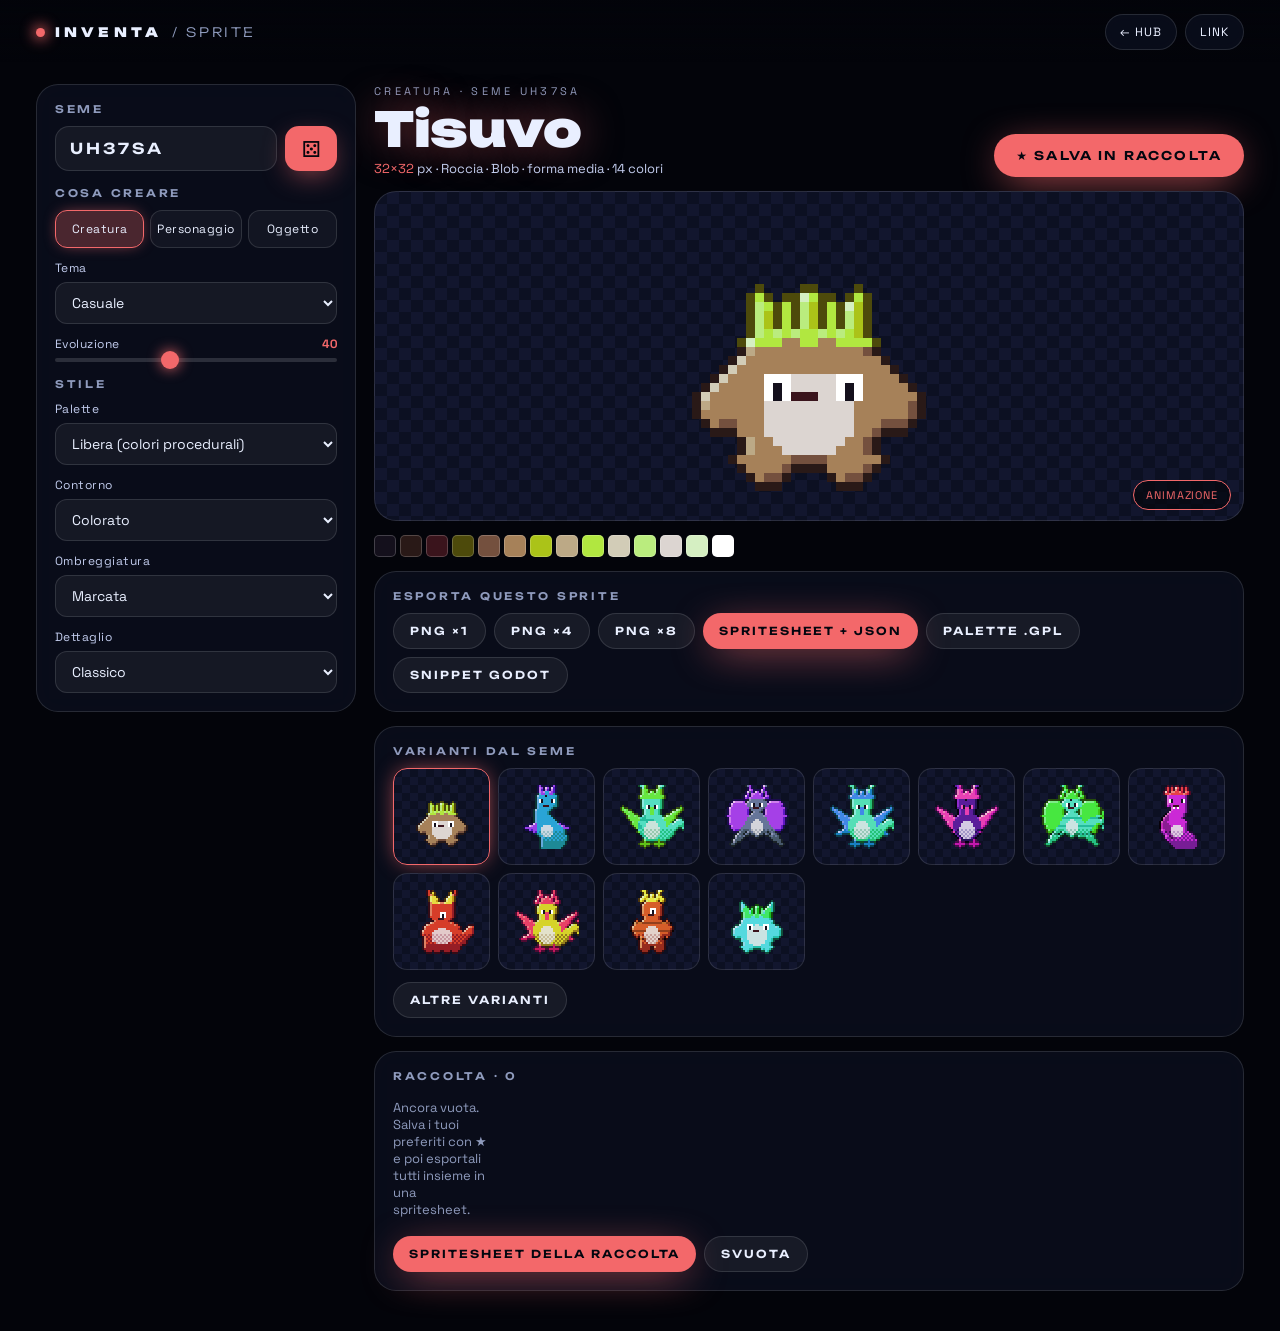
<file: sprite.html>
<!doctype html>
<html lang="it">
<head>
<meta charset="utf-8">
<meta name="viewport" content="width=device-width,initial-scale=1,viewport-fit=cover">
<meta name="theme-color" content="#05060d">
<title>Inventa · Sprite</title>
<meta name="description" content="Creature, personaggi e oggetti in pixel art generati dal seme, con animazioni ed export per Godot.">
<link rel="icon" href="data:image/svg+xml,%3Csvg xmlns='http://www.w3.org/2000/svg' viewBox='0 0 64 64'%3E%3Crect width='64' height='64' rx='10' fill='%2305060d'/%3E%3Cg fill='%23b57bff'%3E%3Crect x='10' y='10' width='12' height='12'/%3E%3Crect x='22' y='22' width='12' height='12'/%3E%3Crect x='34' y='10' width='12' height='12'/%3E%3Crect x='46' y='22' width='12' height='12'/%3E%3Crect x='22' y='34' width='12' height='12'/%3E%3Crect x='34' y='46' width='12' height='12'/%3E%3C/g%3E%3C/svg%3E">
<link rel="preconnect" href="https://fonts.googleapis.com">
<link href="https://fonts.googleapis.com/css2?family=Space+Grotesk:wght@300;400;500;700&family=Unbounded:wght@300;600;900&display=swap" rel="stylesheet">
<link rel="stylesheet" href="shared.css">
<style>
:root{--ac:#b57bff}
.sp{display:grid;grid-template-columns:320px minmax(0,1fr);gap:18px;max-width:1500px;margin:0 auto;padding:84px clamp(14px,3vw,36px) 40px}
.sp>*{min-width:0}
.panel{background:var(--glass);border:1px solid var(--line);border-radius:22px;backdrop-filter:blur(14px);-webkit-backdrop-filter:blur(14px);padding:18px}
.ctl{display:flex;flex-direction:column;gap:16px;align-self:start}
.ctl h3,.sec h3{font-family:var(--disp);font-weight:600;font-size:10.5px;letter-spacing:.26em;text-transform:uppercase;color:var(--dim);margin-bottom:10px}
.seedrow{display:flex;gap:8px}
.seedrow input{flex:1;min-width:0;font:inherit;font-family:var(--disp);font-weight:600;letter-spacing:.2em;font-size:15px;text-transform:uppercase;color:var(--ink);background:rgba(255,255,255,.05);border:1px solid var(--line);border-radius:14px;padding:12px 14px;outline:none}
.seedrow input:focus{border-color:var(--ac)}
.dice{width:52px;border-radius:14px;background:var(--ac);color:#05060d;font-size:22px;box-shadow:0 8px 30px -10px var(--ac);transition:transform .25s}
.dice:hover{transform:rotate(25deg) scale(1.08)}
.row{display:flex;flex-direction:column;gap:6px;margin-bottom:12px}
.row:last-child{margin-bottom:0}
.row label{display:flex;justify-content:space-between;font-size:12px;color:#c3cdee;letter-spacing:.04em}
.row label b{color:var(--ac);font-variant-numeric:tabular-nums}
select{font:inherit;font-size:14px;color:var(--ink);background:rgba(255,255,255,.05);border:1px solid var(--line);border-radius:12px;padding:10px 12px;outline:none;width:100%}
select option{background:#0b0e1e}
input[type=range]{-webkit-appearance:none;appearance:none;height:4px;border-radius:4px;background:rgba(255,255,255,.14);outline:none;width:100%}
input[type=range]::-webkit-slider-thumb{-webkit-appearance:none;width:18px;height:18px;border-radius:50%;background:var(--ac);box-shadow:0 0 14px var(--ac);cursor:pointer;border:0}
input[type=range]::-moz-range-thumb{width:18px;height:18px;border-radius:50%;background:var(--ac);border:0;cursor:pointer}
.seg{display:grid;grid-template-columns:repeat(3,1fr);gap:6px}
.seg button{padding:10px 6px;border-radius:12px;border:1px solid var(--line);background:rgba(255,255,255,.04);font-size:12px;letter-spacing:.04em;transition:.2s}
.seg button.on{background:color-mix(in srgb,var(--ac) 28%,transparent);border-color:var(--ac);box-shadow:0 0 16px -6px var(--ac)}
.stage{display:flex;flex-direction:column;gap:14px;min-width:0}
.head{display:flex;justify-content:space-between;align-items:flex-end;gap:14px;flex-wrap:wrap}
.eyebrow{font-size:11px;letter-spacing:.3em;text-transform:uppercase;color:var(--dim)}
h1{font-family:var(--disp);font-weight:900;font-size:clamp(26px,4vw,48px);line-height:1.05;letter-spacing:-.01em;margin:6px 0;text-shadow:0 0 40px color-mix(in srgb,var(--ac) 50%,transparent)}
.meta{font-size:13px;color:#c3cdee}.meta span{color:var(--ac)}
.viewer{position:relative;display:grid;place-items:center;padding:0;overflow:hidden;min-height:330px;
  background:conic-gradient(#12162e 25%,#0c1022 0 50%,#12162e 0 75%,#0c1022 0) 0 0/24px 24px}
#view{image-rendering:pixelated;image-rendering:crisp-edges;max-width:100%}
.vctl{position:absolute;left:12px;right:12px;bottom:10px;display:flex;gap:8px;flex-wrap:wrap;align-items:center;justify-content:space-between;pointer-events:none}
.vctl>*{pointer-events:auto}
.mini{padding:7px 12px;border-radius:99px;background:rgba(5,6,13,.7);border:1px solid var(--line);font-size:11px;letter-spacing:.08em;text-transform:uppercase}
.mini.on{border-color:var(--ac);color:var(--ac)}
.dirs{display:flex;gap:6px}
.pal{display:flex;flex-wrap:wrap;gap:4px}
.pal i{width:22px;height:22px;border-radius:5px;border:1px solid rgba(255,255,255,.2);cursor:pointer}
.acts{display:flex;gap:8px;flex-wrap:wrap}
.btn.sm{padding:10px 16px;font-size:11px}
.grid{display:grid;grid-template-columns:repeat(auto-fill,minmax(88px,1fr));gap:8px}
.cell{position:relative;aspect-ratio:1;border-radius:14px;border:1px solid var(--line);display:grid;place-items:center;overflow:hidden;transition:.2s;
  background:conic-gradient(#12162e 25%,#0c1022 0 50%,#12162e 0 75%,#0c1022 0) 0 0/16px 16px}
.cell:hover{border-color:var(--ac);transform:translateY(-2px)}
.cell.on{border-color:var(--ac);box-shadow:0 0 22px -6px var(--ac)}
.cell canvas{image-rendering:pixelated;image-rendering:crisp-edges}
.cell .x{position:absolute;right:3px;top:3px;width:20px;height:20px;border-radius:50%;background:rgba(5,6,13,.8);font-size:11px;display:none;place-items:center}
.cell:hover .x{display:grid}
.empty{color:var(--dim);font-size:13px;padding:6px 0}
@media (max-width:980px){.sp{grid-template-columns:minmax(0,1fr);padding-top:76px}.ctl{order:2}.stage{order:1}}
</style>
</head>
<body>
<header class="top">
  <a class="brand" href="index.html"><i></i>INVENTA<span class="crumb">/ SPRITE</span></a>
  <div class="tools"><a class="pill" href="index.html">← Hub</a><button class="pill" id="bLink">Link</button></div>
</header>
<div id="toast"></div>

<main class="sp">
  <aside class="panel ctl">
    <div>
      <h3>Seme</h3>
      <div class="seedrow"><input id="seed" maxlength="8" spellcheck="false" autocomplete="off"><button class="dice" id="bDice" title="Nuovo seme (N)">⚄</button></div>
    </div>
    <div>
      <h3>Cosa creare</h3>
      <div class="seg" id="cat"><button data-v="creature">Creatura</button><button data-v="char">Personaggio</button><button data-v="item">Oggetto</button></div>
      <div class="row" style="margin-top:12px"><label id="subLabel">Tema</label><select id="sub"></select></div>
      <div class="row"><label><span id="lvlLabel">Evoluzione</span> <b id="vLvl">40</b></label><input type="range" id="lvl" min="0" max="100" value="40"></div>
    </div>
    <div>
      <h3>Stile</h3>
      <div class="row"><label>Palette</label><select id="pal"></select></div>
      <div class="row"><label>Contorno</label><select id="outl"><option value="color">Colorato</option><option value="dark">Scuro</option><option value="none">Nessuno</option></select></div>
      <div class="row"><label>Ombreggiatura</label><select id="shade"><option value="2">Marcata</option><option value="1">Leggera</option><option value="0">Piatta</option></select></div>
      <div class="row"><label>Dettaglio</label><select id="res"><option value="1">Classico</option><option value="2">Doppio (alta risoluzione)</option></select></div>
    </div>
  </aside>

  <section class="stage">
    <div class="head">
      <div><div class="eyebrow" id="eyebrow">Sprite</div><h1 id="title">—</h1><div class="meta" id="meta"></div></div>
      <div class="acts"><button class="btn" id="bStar">★ Salva in raccolta</button></div>
    </div>
    <div class="panel viewer" id="viewer">
      <canvas id="view"></canvas>
      <div class="vctl">
        <div class="dirs" id="dirs"></div>
        <button class="mini on" id="bAnim">Animazione</button>
      </div>
    </div>
    <div class="pal" id="swatches"></div>
    <div class="panel sec">
      <h3>Esporta questo sprite</h3>
      <div class="acts">
        <button class="btn ghost sm" id="eP1">PNG ×1</button>
        <button class="btn ghost sm" id="eP4">PNG ×4</button>
        <button class="btn ghost sm" id="eP8">PNG ×8</button>
        <button class="btn sm" id="eSheet">Spritesheet + JSON</button>
        <button class="btn ghost sm" id="ePal">Palette .gpl</button>
        <button class="btn ghost sm" id="eGodot">Snippet Godot</button>
      </div>
    </div>
    <div class="panel sec">
      <h3>Varianti dal seme</h3>
      <div class="grid" id="batch"></div>
      <div class="acts" style="margin-top:12px"><button class="btn ghost sm" id="bMore">Altre varianti</button></div>
    </div>
    <div class="panel sec">
      <h3>Raccolta · <span id="colN">0</span></h3>
      <div class="grid" id="col"></div>
      <div class="acts" style="margin-top:12px"><button class="btn sm" id="eCol">Spritesheet della raccolta</button><button class="btn ghost sm" id="eClr">Svuota</button></div>
    </div>
  </section>
</main>

<script>
(()=>{
'use strict';
/* ================================================================ utils */
const $=s=>document.querySelector(s);
const clamp=(x,a,b)=>Math.min(b,Math.max(a,x));
const lerp=(a,b,t)=>a+(b-a)*t;
function hashStr(s){let h=2166136261;for(let i=0;i<s.length;i++){h^=s.charCodeAt(i);h=Math.imul(h,16777619);}return h>>>0;}
function mulberry32(a){return()=>{a|=0;a=a+0x6D2B79F5|0;let t=Math.imul(a^a>>>15,1|a);t=t+Math.imul(t^t>>>7,61|t)^t;return((t^t>>>14)>>>0)/4294967296;};}
const pick=(r,a)=>a[Math.floor(r()*a.length)];
const ri=(r,a,b)=>a+Math.floor(r()*(b-a+1));
function wpick(r,items,w){let s=0;for(const x of w)s+=x;let v=r()*s;for(let i=0;i<items.length;i++){v-=w[i];if(v<=0)return items[i];}return items[items.length-1];}
const cap=s=>s.charAt(0).toUpperCase()+s.slice(1);
const newSeed=()=>{let s='';const a='ABCDEFGHJKLMNPQRSTUVWXYZ23456789';for(let i=0;i<6;i++)s+=a[Math.floor(Math.random()*a.length)];return s;};
function toast(m){const t=$('#toast');t.textContent=m;t.classList.add('show');clearTimeout(toast.t);toast.t=setTimeout(()=>t.classList.remove('show'),2300);}
const lsGet=(k,d)=>{try{const v=localStorage.getItem(k);return v?JSON.parse(v):d;}catch(e){return d;}};
const lsSet=(k,v)=>{try{localStorage.setItem(k,JSON.stringify(v));}catch(e){}};
function hsl2rgb(h,s,l){
  h=(((h%360)+360)%360)/360;s=clamp(s,0,1);l=clamp(l,0,1);
  if(s===0)return[l*255,l*255,l*255];
  const f=(p,q,t)=>{if(t<0)t+=1;if(t>1)t-=1;if(t<1/6)return p+(q-p)*6*t;if(t<1/2)return q;if(t<2/3)return p+(q-p)*(2/3-t)*6;return p;};
  const q=l<.5?l*(1+s):l+s-l*s,p=2*l-q;
  return[f(p,q,h+1/3)*255,f(p,q,h)*255,f(p,q,h-1/3)*255];
}
const hex2rgb=h=>{h=h.replace('#','');return[parseInt(h.slice(0,2),16),parseInt(h.slice(2,4),16),parseInt(h.slice(4,6),16)];};
const rgb2hex=c=>'#'+c.map(v=>Math.round(clamp(v,0,255)).toString(16).padStart(2,'0')).join('');
/* rampa di 5 toni: ombra scura → luce, con spostamento di tinta (ombre fredde, luci calde) */
function ramp(h,s,l){
  return[
    hsl2rgb(h-22,s*.95,l-.30),
    hsl2rgb(h-11,s,l-.15),
    hsl2rgb(h,s,l),
    hsl2rgb(h+8,s*.95,l+.13),
    hsl2rgb(h+16,s*.75,l+.27)
  ];
}
const RP=(h,s,l)=>({ramp:ramp(h,s,l)});
const FLAT=hex=>({flat:hex2rgb(hex)});

/* ================================================================ griglia di materiali */
class Grid{
  constructor(w,h){this.w=w;this.h=h;this.m=new Uint8Array(w*h);this.t=new Int8Array(w*h).fill(-1);}
  set(x,y,m,t){x=Math.round(x);y=Math.round(y);if(x<0||y<0||x>=this.w||y>=this.h)return;this.m[y*this.w+x]=m;this.t[y*this.w+x]=t===undefined?-1:t;}
  get(x,y){return x<0||y<0||x>=this.w||y>=this.h?0:this.m[y*this.w+x];}
  put(x,y,m,mir,t){this.set(x,y,m,t);if(mir)this.set(this.w-1-Math.round(x),y,m,t);}
  ell(cx,cy,rx,ry,m,mir=true,t){for(let y=Math.floor(cy-ry-1);y<=Math.ceil(cy+ry+1);y++)for(let x=Math.floor(cx-rx-1);x<=Math.ceil(cx+rx+1);x++)if(((x-cx)/rx)**2+((y-cy)/ry)**2<=1)this.put(x,y,m,mir,t);}
  ellIf(cx,cy,rx,ry,m,cond,t){for(let y=Math.floor(cy-ry-1);y<=Math.ceil(cy+ry+1);y++)for(let x=Math.floor(cx-rx-1);x<=Math.ceil(cx+rx+1);x++)if(((x-cx)/rx)**2+((y-cy)/ry)**2<=1&&cond(this.get(x,y)))this.set(x,y,m,t);}
  rect(x0,y0,x1,y1,m,mir=true,t){for(let y=Math.round(y0);y<=Math.round(y1);y++)for(let x=Math.round(x0);x<=Math.round(x1);x++)this.put(x,y,m,mir,t);}
  tri(ax,ay,bx,by,cx,cy,m,mir=true,t){
    const minx=Math.floor(Math.min(ax,bx,cx)),maxx=Math.ceil(Math.max(ax,bx,cx)),miny=Math.floor(Math.min(ay,by,cy)),maxy=Math.ceil(Math.max(ay,by,cy));
    for(let y=miny;y<=maxy;y++)for(let x=minx;x<=maxx;x++){
      const d1=(x-bx)*(ay-by)-(ax-bx)*(y-by),d2=(x-cx)*(by-cy)-(bx-cx)*(y-cy),d3=(x-ax)*(cy-ay)-(cx-ax)*(y-ay);
      const neg=d1<0||d2<0||d3<0,pos=d1>0||d2>0||d3>0;
      if(!(neg&&pos))this.put(x,y,m,mir,t);
    }
  }
  poly(pts,m,mir=false,t){
    for(let y=0;y<this.h;y++)for(let x=0;x<this.w;x++){
      let inside=false;
      for(let i=0,j=pts.length-1;i<pts.length;j=i++){
        const [xi,yi]=pts[i],[xj,yj]=pts[j];
        if(((yi>y)!==(yj>y))&&(x<(xj-xi)*(y-yi)/(yj-yi)+xi))inside=!inside;
      }
      if(inside)this.put(x,y,m,mir,t);
    }
  }
  line(x0,y0,x1,y1,rad,m,mir=false,t){const n=Math.ceil(Math.hypot(x1-x0,y1-y0)*2)||1;for(let i=0;i<=n;i++){const q=i/n;this.ell(lerp(x0,x1,q),lerp(y0,y1,q),rad,rad,m,mir,t);}}
  clone(){const g=new Grid(this.w,this.h);g.m.set(this.m);g.t.set(this.t);return g;}
  upscale(k){const g=new Grid(this.w*k,this.h*k);for(let y=0;y<g.h;y++)for(let x=0;x<g.w;x++){const s=Math.floor(y/k)*this.w+Math.floor(x/k);g.m[y*g.w+x]=this.m[s];g.t[y*g.w+x]=this.t[s];}return g;}
  bbox(){let x0=1e9,y0=1e9,x1=-1,y1=-1;for(let y=0;y<this.h;y++)for(let x=0;x<this.w;x++)if(this.m[y*this.w+x]){x0=Math.min(x0,x);y0=Math.min(y0,y);x1=Math.max(x1,x);y1=Math.max(y1,y);}return{x0,y0,x1,y1};}
}
/* sposta la parte alta del disegno (effetto respiro) */
function shiftTop(g,midY,dy){
  const n=g.clone();
  for(let y=0;y<midY;y++)for(let x=0;x<g.w;x++){n.m[y*g.w+x]=0;n.t[y*g.w+x]=-1;}
  for(let y=0;y<midY;y++){
    const ny=y+dy;if(ny<0||ny>=g.h)continue;
    for(let x=0;x<g.w;x++){n.m[ny*g.w+x]=g.m[y*g.w+x];n.t[ny*g.w+x]=g.t[y*g.w+x];}
  }
  if(dy<0)for(let y=midY+dy;y<midY;y++)for(let x=0;x<g.w;x++){n.m[y*g.w+x]=g.m[midY*g.w+x];n.t[y*g.w+x]=g.t[midY*g.w+x];}
  return n;
}

/* ================================================================ render */
function renderGrid(g,mats,o){
  const W=g.w,H=g.h,img=new ImageData(W,H),d=img.data;
  const bb=g.bbox(),span=Math.max(1,bb.y1-bb.y0+1);
  const filled=(x,y)=>g.get(x,y)!==0;
  for(let y=0;y<H;y++)for(let x=0;x<W;x++){
    const i=y*W+x,m=g.m[i];
    if(!m)continue;
    const M=mats[m];let c;
    if(!M)continue;
    if(M.flat)c=M.flat;
    else{
      let tone=g.t[i]>=0?g.t[i]:2;
      if(g.t[i]<0&&o.shade>0){
        const L=!filled(x-1,y),U=!filled(x,y-1),R=!filled(x+1,y),D=!filled(x,y+1);
        if((L||U)&&!(R||D))tone=(L&&U)?4:3;else if((R||D)&&!(L||U))tone=1;
        if(o.shade>1&&tone===2&&span>=26){
          const ry=(y-bb.y0)/span;
          if(ry>.86)tone=1;else if(ry>.7&&((x+y)&1))tone=1;
        }
      }
      c=M.ramp[clamp(tone,0,4)];
    }
    d[i*4]=c[0];d[i*4+1]=c[1];d[i*4+2]=c[2];d[i*4+3]=255;
  }
  if(o.outline!=='none'){
    const add=[];
    for(let y=0;y<H;y++)for(let x=0;x<W;x++){
      if(g.get(x,y))continue;
      let src=0;
      for(const [dx,dy] of [[1,0],[-1,0],[0,1],[0,-1]]){const m=g.get(x+dx,y+dy);if(m){src=m;break;}}
      if(!src)continue;
      const M=mats[src];
      let c;
      if(o.outline==='dark')c=[26,16,32];
      else c=M&&M.ramp?M.ramp[0].map(v=>v*.62):[26,16,32];
      add.push([x,y,c]);
    }
    for(const [x,y,c] of add){const i=(y*W+x)*4;d[i]=c[0];d[i+1]=c[1];d[i+2]=c[2];d[i+3]=255;}
  }
  return img;
}

/* ================================================================ palette */
const PALETTES={
  free:{name:'Libera (colori procedurali)',c:null},
  gb:{name:'Game Boy (4 verdi)',c:['#0f380f','#306230','#8bac0f','#9bbc0f']},
  mono:{name:'Monocromo (4 grigi)',c:['#0b0b10','#555566','#aaaabb','#f2f2f8']},
  pico:{name:'PICO-8 (16 colori)',c:['#000000','#1d2b53','#7e2553','#008751','#ab5236','#5f574f','#c2c3c7','#fff1e8','#ff004d','#ffa300','#ffec27','#00e436','#29adff','#83769c','#ff77a8','#ffccaa']},
  db32:{name:'DB32 (32 colori)',c:['#000000','#222034','#45283c','#663931','#8f563b','#df7126','#d9a066','#eec39a','#fbf236','#99e550','#6abe30','#37946e','#4b692f','#524b24','#323c39','#3f3f74','#306082','#5b6ee1','#639bff','#5fcde4','#cbdbfc','#ffffff','#9badb7','#847e87','#696a6a','#595652','#76428a','#ac3232','#d95763','#d77bba','#8f974a','#8a6f30']},
  sepia:{name:'Seppia (5 toni)',c:['#1c1208','#4a3320','#8a6a44','#c9a878','#f4e6c8']}
};
const qcache=new Map();
function quantize(img,palName){
  const P=PALETTES[palName];if(!P||!P.c)return img;
  const pal=P.c.map(hex2rgb),d=img.data;
  const key=palName+'|';
  for(let i=0;i<d.length;i+=4){
    if(!d[i+3])continue;
    const k=key+(d[i]<<16|d[i+1]<<8|d[i+2]);
    let c=qcache.get(k);
    if(!c){
      let best=pal[0],bd=1e12;
      for(const p of pal){const rm=(d[i]+p[0])/2,dr=d[i]-p[0],dg=d[i+1]-p[1],db=d[i+2]-p[2];const dd=(2+rm/256)*dr*dr+4*dg*dg+(2+(255-rm)/256)*db*db;if(dd<bd){bd=dd;best=p;}}
      c=best;qcache.set(k,c);
    }
    d[i]=c[0];d[i+1]=c[1];d[i+2]=c[2];
  }
  return img;
}
function collectPalette(imgs){
  const set=new Map();
  imgs.forEach(img=>{const d=img.data;for(let i=0;i<d.length;i+=4)if(d[i+3]){const k=d[i]<<16|d[i+1]<<8|d[i+2];if(!set.has(k))set.set(k,[d[i],d[i+1],d[i+2]]);}});
  const arr=[...set.values()];
  arr.sort((a,b)=>(a[0]*.3+a[1]*.59+a[2]*.11)-(b[0]*.3+b[1]*.59+b[2]*.11));
  return arr;
}

/* ================================================================ NOMI */
const SYL=['ba','be','bi','bo','bu','ca','ce','co','cu','da','de','di','do','fa','fe','fi','fo','ga','ge','go','la','le','li','lo','lu','ma','me','mi','mo','mu','na','ne','ni','no','pa','pe','pi','po','ra','re','ri','ro','ru','sa','se','si','so','su','ta','te','ti','to','tu','va','ve','vi','vo','za','zo','zi','ku','ki','ka','xo','xi','tha','dra','kra','sha'];
const SYL_E=['rus','dor','mon','lix','nar','ton','gar','vex','zor','pix','bit','lop','dax','mor','ron'];
const FIRST=['Luca','Marta','Elia','Sara','Dario','Irene','Teo','Gaia','Nico','Vera','Ivo','Lia','Rocco','Anna','Bruno','Cleo','Mara','Otto','Pina','Sandro'];
const creatureName=r=>cap(pick(r,SYL)+pick(r,SYL)+(r()<.5?pick(r,SYL_E):pick(r,SYL)));

/* ================================================================ CREATURE */
const THEMES={
  fuoco:{n:'Fuoco',h:14,arch:['biped','quad','bird'],f:['horns','flametail']},
  acqua:{n:'Acqua',h:205,arch:['blob','serpent','bird'],f:['fins','tail']},
  pianta:{n:'Pianta',h:112,arch:['insect','blob','quad'],f:['leaves','tail']},
  elettrico:{n:'Elettrico',h:52,arch:['quad','bird','biped'],f:['spikes','zigtail']},
  roccia:{n:'Roccia',h:30,s:.3,arch:['golem','quad','blob'],f:['crystals','spikes']},
  ghiaccio:{n:'Ghiaccio',h:188,l:.6,arch:['blob','quad','golem'],f:['crystals','ears']},
  ombra:{n:'Ombra',h:268,l:.36,arch:['serpent','blob','bird'],f:['horns']},
  vento:{n:'Vento',h:165,l:.6,arch:['bird','insect','serpent'],f:['wings','tail']},
  metallo:{n:'Metallo',h:215,s:.2,arch:['golem','biped','insect'],f:['spikes','claws']},
  veleno:{n:'Veleno',h:292,arch:['serpent','insect','blob'],f:['fangs','spots','tail']},
  luce:{n:'Luce',h:46,l:.66,arch:['bird','biped','blob'],f:['halo','wings']},
  sogno:{n:'Sogno',h:326,arch:['blob','biped','bird'],f:['antenna','ears']}
};
function buildCreature(r,spec){
  const tk=spec.sub==='auto'?pick(r,Object.keys(THEMES)):spec.sub;
  const th=THEMES[tk];
  const stage=spec.level/100,S=stage>.66?1:0,k=1+stage*.14;
  const arch=pick(r,th.arch);
  const feats=new Set(th.f);
  if(r()<.4)feats.add('ears');if(r()<.4)feats.add('tail');if(r()<.2)feats.add('horns');if(r()<.18)feats.add('wings');
  if(stage>.35&&r()<.7)feats.add(pick(r,['spikes','horns','crest']));
  if(S&&r()<.6)feats.add('wings');
  const G=32,CX=15.5,g=new Grid(G,G);
  let body,head=null;
  if(arch==='blob')body={cy:20-(k-1)*3,rx:(8.2+r()*2.4)*k,ry:(7.2+r()*2.4)*k};
  else if(arch==='biped'){body={cy:20,rx:6.3*k,ry:6.8*k};head={cy:9.2,rx:5.2*k,ry:5};}
  else if(arch==='quad'){body={cy:21,rx:9.4*k,ry:6.2*k};head={cy:11,rx:6.2,ry:5.4};}
  else if(arch==='bird'){body={cy:20,rx:6.6*k,ry:7.4*k};head={cy:9.6,rx:5,ry:5};}
  else if(arch==='serpent'){body={cy:21,rx:5.2*k,ry:5.2*k};head={cy:7.4,rx:5.2*k,ry:4.6};}
  else if(arch==='insect'){body={cy:19,rx:5*k,ry:5.8*k};head={cy:9,rx:4.8,ry:4.3};}
  else{body={cy:20,rx:7.6*k,ry:6.4*k};head={cy:9,rx:5,ry:4};}
  const topY=head?head.cy-head.ry:body.cy-body.ry,hrx=head?head.rx:body.rx*.8;
  // livello posteriore
  if(feats.has('wings')||arch==='bird'){
    g.tri(CX-body.rx+1,body.cy-body.ry*.6,CX-body.rx+1,body.cy+body.ry*.5,CX-body.rx-9-3*S,body.cy-body.ry-2,3);
    if(S||r()<.5)g.tri(CX-body.rx+1,body.cy+body.ry*.4,CX-body.rx+1,body.cy-body.ry*.1,CX-body.rx-8,body.cy+body.ry*.3+3,3);
  }
  if(feats.has('fins')){g.tri(CX-body.rx+1,body.cy-3,CX-body.rx+1,body.cy+3,CX-body.rx-6,body.cy,3);g.tri(CX-2,topY+1,CX+2,topY+1,CX,topY-4-S*2,3,false);}
  if(arch==='insect'){
    g.ell(CX-9,15,5.5,8,3);
    for(let i=0;i<3;i++)g.line(CX-4,17+i*3,CX-10-i,25+i*2,.7,1,true);
    g.line(CX-2,topY+1,CX-5,topY-7,.6,1,true);g.ell(CX-5,topY-8,1.5,1.5,3);
  }
  if(arch==='serpent'){
    const ph=r()*3;
    for(let i=0;i<9;i++){const y=28.5-i*2.4,x=CX+Math.sin(i*.7+ph)*5*(1-i/13),rr=(5.4-i*.3)*k;g.ell(x,y,rr,rr*.95,1,false);}
    if(feats.has('ears')||r()<.4)g.ell(CX,topY+4,9,5,3);
  }
  if(feats.has('tail')&&arch!=='serpent'){
    for(let i=0;i<8;i++){const x=CX+body.rx*.8+i*1.7,y=body.cy+body.ry*.55-Math.sin(i*.42)*i*1.35,rr=Math.max(1,3.1-i*.27);g.ell(x,y,rr,rr,1,false);}
    if(feats.has('flametail')||feats.has('zigtail'))g.tri(CX+body.rx+11,body.cy-3,CX+body.rx+14,body.cy-9,CX+body.rx+8,body.cy-5,3,false);
    else g.ell(CX+body.rx+11.5,body.cy-4.5,2,2,3,false);
  }
  // arti
  if(arch==='blob'){g.ell(CX-body.rx*.5,body.cy+body.ry-.5,3,2.2,1);if(r()<.7)g.ell(CX-body.rx-.5,body.cy+1,2.2,3,1);}
  else if(arch==='biped'){g.ell(CX-3.4,body.cy+body.ry-.5,2.7,3.8,1);g.ell(CX-body.rx-1,body.cy-1,2,4.4,1);}
  else if(arch==='quad'){g.ell(CX-6.6,body.cy+body.ry-.5,2.8,3.6,1);g.ell(CX-2.4,body.cy+body.ry,2.2,3.2,1);}
  else if(arch==='bird'){g.line(CX-3,25,CX-3.4,29.5,.7,3,true);g.rect(CX-5.6,29,CX-2,29,3);}
  else if(arch==='golem'){g.rect(9,26,13,30,1);g.rect(3,14,7,25,1);if(feats.has('claws')||r()<.4)g.rect(3,26,7,27,3);}
  // corpo e testa
  if(arch!=='golem'){
    g.ell(CX,body.cy,body.rx,body.ry,1);
    if(head){if(arch==='quad'||arch==='biped')g.ell(CX,(body.cy-body.ry+head.cy+head.ry)/2,head.rx*.7,3,1);g.ell(CX,head.cy,head.rx,head.ry,1);}
  }else{g.rect(CX-body.rx,body.cy-body.ry,CX,body.cy+body.ry,1);g.rect(CX-5,4,CX,12,1);g.ell(CX-body.rx,body.cy-body.ry+1,2.6,2.6,1);}
  if(arch==='bird')g.tri(CX-2,10.5,CX+2,10.5,CX,15.5,3,false);
  if(feats.has('ears')&&arch!=='golem'){g.tri(CX-hrx*.9,topY+2.5,CX-hrx*.15,topY+.5,CX-hrx*1.15,topY-6*k,1);g.tri(CX-hrx*.82,topY+1.4,CX-hrx*.4,topY+.6,CX-hrx*1.0,topY-3.5*k,3);}
  if(feats.has('horns'))g.tri(CX-hrx*.6,topY+1.4,CX-hrx*.1,topY+1.2,CX-hrx*.95,topY-7*k,3);
  if(feats.has('leaves')){g.ell(CX-hrx*.9,topY-.5,2,4.4,3);g.ell(CX-hrx*.35,topY-2,1.6,3.6,3);}
  if(feats.has('spikes')||feats.has('crest'))for(let i=-2;i<=2;i++)g.tri(CX+i*2.4-1.3,topY+1.5,CX+i*2.4+1.3,topY+1.5,CX+i*2.4,topY-3-(i===0?2:0)-S,3,false);
  if(feats.has('crystals')){g.tri(CX-hrx*.4,topY+2,CX-hrx*.9,topY+2,CX-hrx*.7,topY-5,3);g.tri(CX-1.2,topY+2,CX+1.2,topY+2,CX,topY-7,3,false);}
  if(feats.has('halo'))for(let a=0;a<44;a++){const t=a/44*Math.PI*2;g.set(CX+Math.cos(t)*6.4,topY-4+Math.sin(t)*1.8,3);}
  if(feats.has('antenna')&&arch!=='insect'){g.line(CX-2,topY+1,CX-5,topY-6,.5,3,true);g.ell(CX-5,topY-7,1.5,1.5,3);}
  // pancia e marcature
  const bc=arch==='golem'?body.cy+1:body.cy+body.ry*.28;
  g.ellIf(CX,bc,body.rx*.55,body.ry*.62,2,p=>p===1);
  const pat=feats.has('spots')?'spots':pick(r,['none','none','stripes','spots']);
  if(pat==='spots'){for(let i=0;i<6;i++){const sx=CX-8+r()*16,sy=body.cy-body.ry+r()*body.ry*1.7;g.ellIf(sx,sy,1.3+r(),1.3+r(),4,p=>p===1);}}
  else if(pat==='stripes'){for(let y=Math.round(body.cy-body.ry);y<body.cy+body.ry;y++)if((y%4)<1)for(let x=0;x<G;x++)if(g.get(x,y)===1)g.set(x,y,4);}
  // viso
  const faceY=head?head.cy:body.cy-body.ry*.28,faceR=head?head.rx:body.rx*.85;
  const ne=wpick(r,[2,1,3],[70,14,16]),big=faceR>5.6||ne===1;
  const eyes=[];
  if(ne===1)eyes.push([CX-.5,faceY,big?3:2]);
  else{const ex=faceR*.46;eyes.push([CX-ex-.5,faceY,big?3:2],[CX+ex-.5,faceY,big?3:2]);if(ne===3)eyes.push([CX-.5,faceY-faceR*.5,1]);}
  eyes.forEach(([ex,ey,s])=>{
    const X=Math.round(ex),Y=Math.round(ey);
    for(let yy=0;yy<s;yy++)for(let xx=0;xx<s;xx++)g.set(X+xx,Y+yy,5);
    if(s>=3){g.set(X+1,Y+1,6);g.set(X+1,Y+2,6);}else if(s===2){g.set(X+(ex<CX?1:0),Y,6);g.set(X+(ex<CX?1:0),Y+1,6);}else g.set(X,Y,6);
  });
  const my=Math.round(faceY+(head?head.ry:body.ry*.5)*.58);
  if(arch!=='bird'){for(let xx=-1;xx<=1;xx++)g.set(Math.round(CX-.5)+xx,my,7);if(feats.has('fangs')){g.set(Math.round(CX-1.5),my+1,5);g.set(Math.round(CX+.5),my+1,5);}}
  // materiali
  const hs=th,h1=hs.h+(r()-.5)*16,sat=clamp((hs.s??.68)*(S?1.05:1),0,1),lig=clamp((hs.l??.5)+(S?-.04:0),.2,.8);
  const acc=r()<.5?[th.h+40+r()*30,.78,.58]:[th.h-40-r()*30,.78,.58];
  const eyeGlow=tk==='ombra'||tk==='luce';
  const mats=[null,RP(h1,sat,lig),RP(h1+(r()-.5)*20,clamp(sat*.45,0,.6),.84),RP(acc[0],acc[1],acc[2]),RP(h1,sat,lig-.16),eyeGlow?FLAT(rgb2hex(hsl2rgb(acc[0],.9,.65))):FLAT('#ffffff'),FLAT('#14101c'),FLAT('#3a141c')];
  // animazione: respiro
  const bb=g.bbox(),mid=Math.round((bb.y0+bb.y1)/2);
  const frames=[g,shiftTop(g,mid,-1),g,shiftTop(g,mid,1)];
  const name=creatureName(r);
  return{frames,mats,name,fps:5,order:[0,1,2,3],kind:'loop',info:`${th.n} · ${cap(arch)} · ${stage>.66?'forma finale':stage>.33?'forma media':'forma base'}`,w:G,h:G};
}

/* ================================================================ PERSONAGGI */
const CLASSES={
  guerriero:{n:'Guerriero'},mago:{n:'Mago'},ladro:{n:'Ladro'},arciere:{n:'Arciere'},cittadino:{n:'Cittadino'},sacerdote:{n:'Sacerdote'}
};
const SKINS=[[24,.55,.78],[22,.5,.68],[20,.45,.55],[18,.4,.4],[16,.38,.28]];
const HAIRC=[[28,.5,.2],[24,.6,.32],[40,.8,.5],[8,.7,.38],[0,0,.13],[270,.4,.4],[30,.12,.8],[18,.8,.45],[200,.4,.4]];
function buildChar(r,spec){
  const ck=spec.sub==='auto'?pick(r,Object.keys(CLASSES)):spec.sub;
  const lvl=spec.level/100;
  const p={cls:ck,robe:ck==='mago'||ck==='sacerdote',cape:lvl>.5||ck==='ladro'||(ck==='mago'&&lvl>.3)};
  p.hair=pick(r,['short','short','long','spiky','bald']);
  p.hat=ck==='mago'?'wizard':ck==='guerriero'?(lvl>.4?'helmet':null):ck==='ladro'?'hood':ck==='arciere'?'cap':ck==='sacerdote'?(r()<.5?'hood':null):(r()<.35?'cap':null);
  if(p.hat==='hood'||p.hat==='helmet'||p.hat==='wizard')if(p.hair==='long')p.hair='short';
  p.weapon={guerriero:'sword',mago:'staff',ladro:'dagger',arciere:'bow',cittadino:r()<.4?'none':'none',sacerdote:'staff'}[ck];
  p.shield=ck==='guerriero'&&lvl>.2;
  const sk=pick(r,SKINS),hc=pick(r,HAIRC);
  const hueByClass={guerriero:pick(r,[0,210,30]),mago:pick(r,[230,270,300,190]),ladro:pick(r,[260,20,160]),arciere:pick(r,[100,130,40]),cittadino:r()*360,sacerdote:pick(r,[50,0,200])};
  const th=hueByClass[ck];
  const gold=lvl>.55;
  const metal=gold?RP(46,.8,.55):RP(210,.1,.62);
  const mats=[null,RP(sk[0],sk[1],sk[2]),RP(hc[0],hc[1],hc[2]),
    ck==='sacerdote'?RP(50,.15,.9):RP(th,.55,ck==='ladro'?.3:.46),
    ck==='mago'||ck==='sacerdote'?RP(th,.5,.4):RP(30,.35,.28),
    RP(25,.4,.2),RP(gold?46:(th+40),.7,.55),
    RP(th+r()*40,.6,ck==='ladro'?.25:.38),
    metal,RP(28,.5,.35),RP(ck==='mago'?th:ck==='guerriero'?210:th+20,.5,.38),FLAT('#18121f'),FLAT('#ffffff'),RP(lvl>.5?190:46,.9,.6)];
  const frames=[];
  ['down','left','right','up'].forEach(dir=>{for(let f=0;f<3;f++)frames.push(drawChar(p,dir,f,lvl));});
  const name=`${pick(r,FIRST)} il ${CLASSES[ck].n}`;
  return{frames,mats,name,fps:6,order:[0,1,0,2],kind:'walk',info:`${CLASSES[ck].n} · capelli ${p.hair} ${p.hat?'· '+p.hat:''}`,w:16,h:26};
}
function drawChar(p,dir,frame,lvl){
  const g=new Grid(16,26),oy=2,Y=y=>y+oy;
  const lift=frame===1?[1,0]:frame===2?[0,1]:[0,0];
  const swing=frame===1?1:frame===2?-1:0;
  const front=dir==='down',back=dir==='up',side=dir==='left'||dir==='right';
  const flip=dir==='right';
  const px=(x,y,m,t)=>{const xx=flip?15-x:x;g.set(xx,y,m,t);};
  const rc=(x0,y0,x1,y1,m)=>{for(let y=y0;y<=y1;y++)for(let x=x0;x<=x1;x++)px(x,y,m);};
  const el=(cx,cy,rx,ry,m)=>{for(let y=Math.floor(cy-ry-1);y<=Math.ceil(cy+ry+1);y++)for(let x=Math.floor(cx-rx-1);x<=Math.ceil(cx+rx+1);x++)if(((x-cx)/rx)**2+((y-cy)/ry)**2<=1)px(x,y,m);};
  if(!side){
    // retro: mantello / capelli lunghi
    if(p.cape&&front){rc(3,Y(10),12,Y(p.robe?21:19),7);}
    if(p.hair==='long'&&!p.hat)rc(3,Y(3),12,Y(12),2);
    // gambe
    if(!p.robe){
      for(const [x0,i] of [[4,0],[9,1]]){rc(x0,Y(16),x0+2,Y(19),4);rc(x0,Y(20),x0+2,Y(22)-lift[i],5);}
    }else{
      for(let y=15;y<=21;y++){const w=Math.floor((y-15)*.45);rc(4-w,Y(y),11+w,Y(y),3);}
      rc(4,Y(22),6,Y(22),5);rc(9,Y(22),11,Y(22),5);
      for(let y=15;y<=21;y++)px(7,Y(y),3,1),px(8,Y(y),3,1);
    }
    // busto
    rc(4,Y(9),11,Y(15),3);
    if(p.cls==='guerriero'){rc(3,Y(9),4,Y(10),8);rc(11,Y(9),12,Y(10),8);rc(6,Y(10),9,Y(13),8);}
    if(p.cls==='sacerdote'){rc(7,Y(9),8,Y(21),6);}
    if(p.cls==='cittadino'){rc(5,Y(12),10,Y(15),6);}
    if(p.cls==='ladro'&&front)rc(4,Y(9),11,Y(10),7);
    if(p.cls==='arciere'&&!back){rc(4,Y(14),11,Y(14),6);}
    if(p.cls!=='sacerdote'&&p.cls!=='cittadino')rc(4,Y(14),11,Y(14),6);
    // braccia
    rc(2,Y(10)+swing,3,Y(14)+swing,3);rc(12,Y(10)-swing,13,Y(14)-swing,3);
    rc(2,Y(15)+swing,3,Y(16)+swing,1);rc(12,Y(15)-swing,13,Y(16)-swing,1);
    // testa
    el(7.5,Y(5.2),4,4.2,1);
    if(back){el(7.5,Y(5.2),4,4.2,2);}
    else{
      if(p.hair==='long'){for(let y=4;y<=10;y++){px(3,Y(y),2);px(12,Y(y),2);}}
      if(p.hair!=='bald'){for(let y=1;y<=3;y++)for(let x=3;x<=12;x++)if(g.get(front?x:x,Y(y))===1)px(x,Y(y),2);for(const x of [3,4,11,12])if(g.get(x,Y(4))===1)px(x,Y(4),2);}
      if(p.hair==='spiky'){for(const x of [4,6,8,10]){g.tri(x-1,Y(2),x+1,Y(2),x,Y(-.2),2,false);}}
    }
    // cappello
    if(p.hat==='hood'){for(let y=0;y<=10;y++)for(let x=2;x<=13;x++){const d=((x-7.5)/5.2)**2+((y-5.2)/5.4)**2;if(d<=1&&!(front&&((x-7.5)/3.2)**2+((y-6.4)/3.3)**2<=1))px(x,Y(y),7);}}
    if(p.hat==='wizard'){g.ell(7.5,Y(3.4),6.2,1.2,10,false);g.tri(4.2,Y(3),11.8,Y(3),8.5,Y(-1.8),10,false);}
    if(p.hat==='cap'){rc(3,Y(1),12,Y(3),10);if(front)rc(3,Y(4),12,Y(4),10);}
    if(p.hat==='helmet'){for(let y=0;y<=5;y++)for(let x=3;x<=12;x++)if(g.get(x,Y(y))===1||g.get(x,Y(y))===2)px(x,Y(y),8);if(front){rc(5,Y(5),10,Y(5),11);}g.tri(6,Y(1),9,Y(1),7.5,Y(-1),6,false);}
    if(front&&p.hat!=='helmet'){
      px(5,Y(5),12);px(5,Y(6),11);px(10,Y(5),12);px(10,Y(6),11);
      px(7,Y(8),1,1);px(8,Y(8),1,1);
    }
    // armi (davanti/dietro)
    if(p.weapon==='sword'){const wy=front?0:0;rc(14,Y(6),14,Y(15),8);rc(13,Y(15),15,Y(15),6);g.set(14,Y(5),8,4);}
    if(p.weapon==='staff'){rc(14,Y(5),14,Y(22),9);el(14,Y(4),1.6,1.6,13);}
    if(p.weapon==='bow'){for(let y=6;y<=17;y++){const x=Math.round(1+Math.sin((y-6)/11*Math.PI)*-1.5);px(Math.max(0,x),Y(y),9);}rc(1,Y(6),1,Y(17),12);}
    if(p.weapon==='dagger'){rc(14,Y(12),14,Y(15),8);rc(13,Y(15),15,Y(15),9);}
    if(p.shield&&front){el(1.5,Y(13),2.2,3.2,8);rc(1,Y(12),2,Y(14),6);}
    if(p.cape&&back){rc(3,Y(10),12,Y(p.robe?21:19),7);}
  }else{
    // vista di lato (disegnata verso sinistra, destra = specchio)
    const L=lift;
    if(p.cape)rc(8,Y(10),12,Y(p.robe?21:19),7);
    if(p.hair==='long'&&!p.hat)rc(8,Y(3),12,Y(12),2);
    // gambe
    if(!p.robe){
      const legs=frame===0?[[6,0],[8,0]]:frame===1?[[4,0],[9,1]]:[[5,1],[8,0]];
      for(const [x0,lf] of legs){rc(x0,Y(16),x0+2,Y(19),4);rc(x0,Y(20),x0+2,Y(22)-lf,5);}
    }else{
      for(let y=15;y<=21;y++){const w=Math.floor((y-15)*.35);rc(5-w,Y(y),10+w,Y(y),3);}
      rc(5,Y(22),8,Y(22),5);
    }
    rc(5,Y(9),10,Y(15),3);
    if(p.cls==='guerriero'){rc(5,Y(9),7,Y(10),8);rc(5,Y(11),6,Y(13),8);}
    if(p.cls!=='sacerdote'&&p.cls!=='cittadino')rc(5,Y(14),10,Y(14),6);
    if(p.cls==='sacerdote')rc(5,Y(9),6,Y(21),6);
    // braccio
    const ax=frame===1?4:frame===2?9:7;
    rc(ax,Y(10),ax+1,Y(14),3);rc(ax,Y(15),ax+1,Y(16),1);
    // testa
    el(8,Y(5.2),3.7,4.2,1);
    if(p.hair!=='bald'){for(let y=1;y<=3;y++)for(let x=3;x<=12;x++)if(g.get(flip?15-x:x,Y(y))===1)px(x,Y(y),2);for(let y=4;y<=6;y++)for(let x=8;x<=12;x++)if(g.get(flip?15-x:x,Y(y))===1)px(x,Y(y),2);}
    if(p.hair==='spiky'){for(const x of [6,8,10]){g.tri(flip?15-(x-1):x-1,Y(2),flip?15-(x+1):x+1,Y(2),flip?15-x:x,Y(-.2),2,false);}}
    px(5,Y(5),12);px(5,Y(6),11);
    px(4,Y(8),1,1);
    if(p.hat==='hood'){for(let y=0;y<=10;y++)for(let x=3;x<=13;x++){const d=((x-8.5)/5)**2+((y-5.2)/5.4)**2;if(d<=1&&!(((x-6)/2.6)**2+((y-6.4)/3.3)**2<=1))px(x,Y(y),7);}}
    if(p.hat==='wizard'){const c=7.8;g.ell(flip?15-c:c,Y(3.4),6,1.2,10,false);g.tri(flip?15-4.5:4.5,Y(3),flip?15-11:11,Y(3),flip?15-9:9,Y(-1.8),10,false);}
    if(p.hat==='cap'){rc(4,Y(1),12,Y(3),10);rc(2,Y(4),6,Y(4),10);}
    if(p.hat==='helmet'){for(let y=0;y<=5;y++)for(let x=3;x<=12;x++){const m=g.get(flip?15-x:x,Y(y));if(m===1||m===2)px(x,Y(y),8);}rc(4,Y(5),6,Y(5),11);}
    // armi
    const hx=ax;
    if(p.weapon==='sword'){rc(hx-1,Y(6),hx-1,Y(15),8);rc(hx-2,Y(15),hx,Y(15),6);}
    if(p.weapon==='staff'){rc(hx,Y(4),hx,Y(22),9);el(hx,Y(3),1.6,1.6,13);}
    if(p.weapon==='bow'){for(let y=6;y<=17;y++){px(hx-1+Math.round(Math.sin((y-6)/11*Math.PI)*-1.5),Y(y),9);}}
    if(p.weapon==='dagger'){rc(hx-1,Y(12),hx-1,Y(15),8);}
    if(p.shield){el(hx-1,Y(13),1.4,3,8);}
  }
  return g;
}

/* ================================================================ OGGETTI */
const ITEMS={
  potion:'Pozione',sword:'Spada',shield:'Scudo',key:'Chiave',gem:'Gemma',chest:'Forziere',staff:'Bastone',book:'Libro',coin:'Moneta',heart:'Cuore',bomb:'Bomba',scroll:'Pergamena'
};
const METALS=[['Ferro',RP(215,.08,.55)],['Acciaio',RP(205,.14,.66)],['Oro',RP(46,.82,.55)],['Bronzo',RP(28,.55,.45)],['Cristallo',RP(188,.7,.62)],['Ossidiana',RP(270,.22,.3)]];
function buildItem(r,spec){
  const tk=spec.sub==='auto'?pick(r,Object.keys(ITEMS)):spec.sub;
  const lvl=spec.level/100;
  const mi=Math.min(METALS.length-1,Math.floor(lvl*4.2+r()*2.2));
  const [mname,metal]=METALS[mi];
  const hue=Math.floor(r()*360);
  const g=new Grid(16,16);
  const M=[null];
  let nm=ITEMS[tk];
  const col=RP(hue,.7,.5),col2=RP(hue+30,.6,.4);
  const wood=RP(28,.5,.35),leather=RP(22,.45,.28),paper=RP(44,.4,.82);
  if(tk==='potion'){
    M.push(col,RP(190,.25,.82),wood,FLAT('#ffffff'));
    const st=pick(r,['round','flask','tall']);
    if(st==='round'){g.ell(7.5,10,4.6,4.6,2,false);g.rect(6,4,9,6,2,false);}
    else if(st==='flask'){g.tri(7.5,5,2,13.5,13,13.5,2,false);g.rect(6,3,9,6,2,false);g.ell(7.5,12,5.6,2.4,2,false);}
    else{g.rect(4,7,11,14,2,false);g.rect(6,3,9,7,2,false);g.ell(7.5,7,3.5,1,2,false);}
    g.ellIf(7.5,11,4,4,1,p=>p===2);
    for(let y=3;y<=16;y++)for(let x=0;x<16;x++)if(g.get(x,y)===1&&y<9)g.set(x,y,2);
    g.rect(6,1,9,3,3,false);
    g.set(5,10,4);g.set(5,11,4);g.set(10,9,4);
    if(lvl>.5){g.set(7,8,4);g.set(9,6,4,-1);}
    nm=`Pozione ${pick(r,['Cremisi','di Fuoco','Blu','Sacra','Velenosa','Verde','del Sogno','Dorata'])}`;
  }else if(tk==='sword'){
    M.push(metal,RP(28,.5,.3),metal,col);
    const len=ri(r,8,10);
    g.line(3,12,3+len,12-len,.6,1,false);
    g.line(2.3,11.4,2.3+len,11.4-len,.0,1,false,4);
    g.line(2,8,8,14,.7,3,false);g.line(1.5,14.5,3.5,12.5,.9,2,false);g.ell(1,15,1.3,1.3,4,false);
    nm=`Spada di ${mname}`;
  }else if(tk==='shield'){
    M.push(metal,col,RP(46,.8,.55),col2);
    const shape=[[7.5,14.5],[2.5,10],[2.5,2.5],[12.5,2.5],[12.5,10]];
    g.poly(shape,1);
    const inner=[[7.5,13],[4,9.4],[4,4],[11,4],[11,9.4]];
    g.poly(inner,2);
    const em=pick(r,['cross','star','stripe','chevron','circle']);
    if(em==='cross'){g.rect(7,4,8,11,3,false);g.rect(4,6,11,7,3,false);}
    else if(em==='stripe'){g.rect(7,4,8,12,3,false);}
    else if(em==='chevron'){g.tri(4,5,11,5,7.5,10,3,false);}
    else if(em==='circle')g.ell(7.5,7.5,2.6,2.6,3,false);
    else for(let a=0;a<10;a++){const rr=a%2?1.5:3.4,an=-Math.PI/2+a*Math.PI/5;g.line(7.5,7.5,7.5+Math.cos(an)*rr,7.5+Math.sin(an)*rr,.5,3,false);}
    g.ell(7.5,7.5,1.2,1.2,4,false);
    nm=`Scudo di ${mname}`;
  }else if(tk==='key'){
    M.push(metal,metal,col);
    g.ell(4.5,4.5,3.2,3.2,1,false);g.ell(4.5,4.5,1.3,1.3,0,false);
    g.line(6.5,6.5,13,13,.8,1,false);
    g.rect(11,11,13,12,1,false);g.rect(9,13,10,14,1,false);g.rect(12,13,13,14,1,false);
    if(lvl>.5)g.ell(4.5,4.5,.8,.8,3,false);
    nm=`Chiave di ${mname}`;
  }else if(tk==='gem'){
    M.push(col,col,RP(hue,.7,.7),FLAT('#ffffff'));
    g.poly([[7.5,1.5],[13.5,5.5],[13.5,7],[7.5,14.5],[1.5,7],[1.5,5.5]],1);
    g.poly([[7.5,1.5],[13.5,5.5],[1.5,5.5]],3);
    g.poly([[7.5,14.5],[1.5,7],[7.5,7]],2,false,1);
    g.set(5,4,4);g.set(6,3,4);
    nm=`Gemma ${pick(r,['Cremisi','Zaffiro','Smeraldo','Ametista','Topazio','Opale'])}`;
  }else if(tk==='chest'){
    M.push(wood,metal,RP(46,.82,.55));
    g.rect(2,7,13,13,1,false);g.rect(2,4,13,7,1,false);g.ell(7.5,6,6,3.2,1,false);
    g.rect(2,7,13,7,2,false);g.rect(4,4,5,13,2,false);g.rect(10,4,11,13,2,false);
    g.rect(7,7,8,10,3,false);
    nm=`Forziere di ${mname}`;
  }else if(tk==='staff'){
    M.push(wood,metal,col);
    g.line(3,14,10.5,5.5,.7,1,false);
    g.line(10.5,5.5,12,3.5,.8,2,false);
    g.ell(12,3.2,2.4,2.4,3,false);g.set(11,2,3,4);
    g.ell(12,3.2,2.4,2.4,3,false);
    nm=`Bastone di ${pick(r,['Quercia','Cenere','Cristallo','Luce','Tempesta'])}`;
  }else if(tk==='book'){
    M.push(col,paper,RP(46,.8,.55),RP(hue+160,.6,.4));
    g.rect(3,2,11,14,1,false);g.rect(12,3,13,13,2,false);g.rect(3,2,4,14,1,false,1);
    g.rect(6,5,9,8,3,false);g.set(7,6,1);g.rect(9,13,10,15,4,false);
    nm=`Libro ${pick(r,['Antico','dei Sussurri','delle Stelle','Proibito','del Sapere'])}`;
  }else if(tk==='coin'){
    M.push(metal);
    g.ell(7.5,7.5,6,6,1,false,2);g.ell(7.5,7.5,4.4,4.4,1,false,3);
    g.rect(7,5,8,10,1,false,1);g.rect(5,7,10,8,1,false,1);
    nm=`Moneta di ${mname}`;
  }else if(tk==='heart'){
    M.push(RP(350,.75,.5),FLAT('#ffffff'));
    g.ell(5,5.5,3.6,3.6,1,false);g.ell(10,5.5,3.6,3.6,1,false);g.tri(1.6,6.5,13.4,6.5,7.5,14.5,1,false);
    g.set(3,4,2);g.set(3,5,2);g.set(4,3,2);
    nm='Cuore';
  }else if(tk==='bomb'){
    M.push(RP(240,.12,.2),wood,metal,FLAT('#ffd23d'),FLAT('#ffffff'));
    g.ell(7,9.5,5.2,5.2,1,false);g.rect(6,3,8,5,3,false);g.line(8,3,11,1.5,.5,2,false);g.set(12,1,4);g.set(13,0,5);g.set(12,2,4);
    g.set(4,8,5);g.set(4,9,5);
    nm='Bomba';
  }else{
    M.push(paper,RP(25,.45,.5),RP(350,.8,.42));
    g.rect(4,3,11,12,1,false);g.ell(3.5,7.5,2,5.3,2,false);g.ell(12,7.5,2,5.3,2,false);
    for(const y of [5,7,9])g.rect(6,y,10,y,1,false,1);
    g.ell(7.5,12.5,1.6,1.6,3,false);
    nm='Pergamena';
  }
  const mats=M;
  // anim: scintillii
  const frames=[g];
  const spots=[];for(let y=0;y<g.h*.65;y++)for(let x=0;x<g.w;x++)if(g.get(x,y))spots.push([x,y]);
  const s0=spots.length?pick(r,spots):[7,5],s1=spots.length?pick(r,spots):[8,6];
  const star=(gr,[x,y],big)=>{gr.set(x,y,12);if(big){gr.set(x-1,y,12);gr.set(x+1,y,12);gr.set(x,y-1,12);gr.set(x,y+1,12);}};
  const f1=g.clone();star(f1,s0,false);const f2=g.clone();star(f2,s0,true);star(f2,s1,false);const f3=g.clone();star(f3,s1,false);
  frames.push(f1,f2,f3);
  const mats2=mats.slice();mats2[12]=FLAT('#ffffff');
  while(mats2.length<12)mats2.push(null);
  mats2[12]=FLAT('#ffffff');
  const NAMES=['sheen'];
  return{frames,mats:mats2,name:nm,fps:5,order:[0,1,2,3],kind:'loop',info:`${ITEMS[tk]} · ${mname}`,w:16,h:16};
}

/* ================================================================ pipeline */
const cache=new Map();
function buildSprite(spec){
  const key=JSON.stringify(spec);
  if(cache.has(key))return cache.get(key);
  const r=mulberry32(hashStr(spec.seed+'|'+spec.cat+'|'+spec.sub));
  const out=spec.cat==='creature'?buildCreature(r,spec):spec.cat==='char'?buildChar(r,spec):buildItem(r,spec);
  const k=spec.res;
  out.imgs=out.frames.map(g=>quantize(renderGrid(k>1?g.upscale(k):g,out.mats,{shade:+spec.shade,outline:spec.outline}),spec.pal));
  out.w=out.imgs[0].width;out.h=out.imgs[0].height;
  out.palette=collectPalette(out.imgs);
  out.spec=spec;
  if(cache.size>200)cache.delete(cache.keys().next().value);
  cache.set(key,out);return out;
}
const toCanvas=img=>{const c=document.createElement('canvas');c.width=img.width;c.height=img.height;c.getContext('2d').putImageData(img,0,0);return c;};

/* ================================================================ stato / UI */
const P={cat:'creature',seed:'',sub:'auto',level:40,pal:'free',outline:'color',shade:'2',res:1,sel:0,batch:12,dir:0,anim:true,col:lsGet('inventa.sprites.col',[])};
const SUBS={
  creature:{label:'Tema',lvl:'Evoluzione',opts:[['auto','Casuale'],...Object.keys(THEMES).map(k=>[k,THEMES[k].n])]},
  char:{label:'Classe',lvl:'Equipaggiamento',opts:[['auto','Casuale'],...Object.keys(CLASSES).map(k=>[k,CLASSES[k].n])]},
  item:{label:'Tipo',lvl:'Rarità',opts:[['auto','Casuale'],...Object.keys(ITEMS).map(k=>[k,ITEMS[k]])]}
};
const specFor=(variantSeed)=>({cat:P.cat,seed:variantSeed,sub:P.sub,level:P.level,pal:P.pal,outline:P.outline,shade:P.shade,res:P.res});
const variantSeed=i=>i===0?P.seed:P.seed+'.'+i;
let cur=null,tFrame=0,lastT=0;

function setAccent(){
  const h=hashStr(P.seed+P.cat)%360;
  document.documentElement.style.setProperty('--ac',`hsl(${h} 85% 68%)`);
}
function fillSubs(){
  const s=$('#sub');s.innerHTML='';SUBS[P.cat].opts.forEach(([v,l])=>{const o=document.createElement('option');o.value=v;o.textContent=l;s.appendChild(o);});
  s.value=P.sub;$('#subLabel').textContent=SUBS[P.cat].label;$('#lvlLabel').textContent=SUBS[P.cat].lvl;
}
function syncUi(){
  $('#seed').value=P.seed;$('#lvl').value=P.level;$('#vLvl').textContent=P.level;
  document.querySelectorAll('#cat button').forEach(b=>b.classList.toggle('on',b.dataset.v===P.cat));
  $('#pal').value=P.pal;$('#outl').value=P.outline;$('#shade').value=P.shade;$('#res').value=P.res;
  fillSubs();
}
function hash(){
  const h=`#${P.seed}&c=${P.cat}&s=${P.sub}&l=${P.level}&p=${P.pal}&o=${P.outline}&h=${P.shade}&r=${P.res}&v=${P.sel}`;
  try{history.replaceState(null,'',h);}catch(e){}
}
function readHash(){
  const h=location.hash.slice(1);if(!h)return false;
  const parts=h.split('&'),seed=parts[0].toUpperCase();if(!/^[A-Z0-9]{4,8}$/.test(seed))return false;
  P.seed=seed;
  parts.slice(1).forEach(x=>{const [k,v]=x.split('=');
    if(k==='c'&&SUBS[v])P.cat=v;else if(k==='s')P.sub=v;else if(k==='l'&&+v>=0&&+v<=100)P.level=+v;
    else if(k==='p'&&PALETTES[v])P.pal=v;else if(k==='o'&&['color','dark','none'].includes(v))P.outline=v;
    else if(k==='h'&&['0','1','2'].includes(v))P.shade=v;else if(k==='r'&&['1','2'].includes(v))P.res=+v;else if(k==='v'&&+v>=0&&+v<64)P.sel=+v;});
  if(!SUBS[P.cat].opts.some(o=>o[0]===P.sub))P.sub='auto';
  return true;
}
function refresh(){
  setAccent();
  cur=buildSprite(specFor(variantSeed(P.sel)));
  $('#eyebrow').textContent=`${P.cat==='creature'?'Creatura':P.cat==='char'?'Personaggio':'Oggetto'} · seme ${P.seed}${P.sel?' · variante '+(P.sel+1):''}`;
  $('#title').textContent=cur.name;
  $('#meta').innerHTML=`<span>${cur.w}×${cur.h}</span> px · ${cur.info} · ${cur.palette.length} colori`;
  renderSwatches();renderDirs();renderBatch();renderCol();hash();
}
function renderSwatches(){
  const s=$('#swatches');s.innerHTML='';
  cur.palette.forEach(c=>{const i=document.createElement('i');const hx=rgb2hex(c);i.style.background=hx;i.title=hx;i.onclick=async()=>{try{await navigator.clipboard.writeText(hx);toast('Copiato '+hx);}catch(e){toast(hx);}};s.appendChild(i);});
}
function renderDirs(){
  const d=$('#dirs');d.innerHTML='';
  if(cur.kind!=='walk')return;
  [['↓',0],['←',1],['→',2],['↑',3]].forEach(([l,i])=>{const b=document.createElement('button');b.className='mini'+(P.dir===i?' on':'');b.textContent=l;b.onclick=()=>{P.dir=i;renderDirs();};d.appendChild(b);});
}
function thumb(spec,size){
  const sp=buildSprite(spec);
  const img=sp.imgs[0];
  const c=toCanvas(img);const k=Math.max(1,Math.floor(size/Math.max(img.width,img.height)));
  const out=document.createElement('canvas');out.width=img.width*k;out.height=img.height*k;
  const x=out.getContext('2d');x.imageSmoothingEnabled=false;x.drawImage(c,0,0,out.width,out.height);
  return out;
}
function renderBatch(){
  const b=$('#batch');b.innerHTML='';
  for(let i=0;i<P.batch;i++){
    const d=document.createElement('button');d.className='cell'+(i===P.sel?' on':'');
    d.appendChild(thumb(specFor(variantSeed(i)),72));
    d.onclick=()=>{P.sel=i;refresh();};
    b.appendChild(d);
  }
}
function renderCol(){
  const c=$('#col');c.innerHTML='';$('#colN').textContent=P.col.length;
  if(!P.col.length){c.innerHTML='<div class="empty">Ancora vuota. Salva i tuoi preferiti con ★ e poi esportali tutti insieme in una spritesheet.</div>';return;}
  P.col.forEach((sp,i)=>{
    const d=document.createElement('div');d.className='cell';d.style.cursor='pointer';
    try{d.appendChild(thumb(sp,72));}catch(e){}
    const x=document.createElement('span');x.className='x';x.textContent='✕';x.onclick=e=>{e.stopPropagation();P.col.splice(i,1);lsSet('inventa.sprites.col',P.col);renderCol();};
    d.appendChild(x);
    d.onclick=()=>{P.cat=sp.cat;P.sub=sp.sub;P.level=sp.level;P.pal=sp.pal;P.outline=sp.outline;P.shade=sp.shade;P.res=sp.res;
      const m=sp.seed.match(/^([A-Z0-9]+)(?:\.(\d+))?$/);P.seed=m?m[1]:sp.seed;P.sel=m&&m[2]?+m[2]:0;syncUi();refresh();};
    c.appendChild(d);
  });
}
function name(){return cur.name.replace(/[^A-Za-z0-9]+/g,'_').replace(/^_|_$/g,'').toLowerCase();}

/* ---- anteprima animata */
const view=$('#view'),vctx=view.getContext('2d');
function frameIndex(t){
  if(cur.kind==='walk'){const seq=cur.order;const f=P.anim?seq[Math.floor(t*cur.fps)%seq.length]:0;return P.dir*3+f;}
  return P.anim?cur.order[Math.floor(t*cur.fps)%cur.order.length]:0;
}
function loop(now){
  requestAnimationFrame(loop);
  if(!cur)return;
  const t=now/1000;
  const fi=frameIndex(t);
  const img=cur.imgs[fi];
  const box=$('#viewer');
  const availW=Math.max(120,box.clientWidth-30),availH=300;
  const k=Math.max(1,Math.floor(Math.min(availW/img.width,availH/img.height)));
  if(view.width!==img.width*k||view.height!==img.height*k){view.width=img.width*k;view.height=img.height*k;}
  vctx.imageSmoothingEnabled=false;
  vctx.clearRect(0,0,view.width,view.height);
  if(!loop.tmp)loop.tmp=document.createElement('canvas');
  loop.tmp.width=img.width;loop.tmp.height=img.height;loop.tmp.getContext('2d').putImageData(img,0,0);
  vctx.drawImage(loop.tmp,0,0,view.width,view.height);
}

/* ---- export */
function download(name,blobOrText,type){
  const blob=blobOrText instanceof Blob?blobOrText:new Blob([blobOrText],{type:type||'text/plain'});
  const a=document.createElement('a');a.href=URL.createObjectURL(blob);a.download=name;
  document.body.appendChild(a);a.click();setTimeout(()=>{URL.revokeObjectURL(a.href);a.remove();},500);
}
function canvasBlob(c){return new Promise(res=>c.toBlob(res,'image/png'));}
async function exportPng(scale,img,fname){
  const c=toCanvas(img);const o=document.createElement('canvas');o.width=img.width*scale;o.height=img.height*scale;
  const x=o.getContext('2d');x.imageSmoothingEnabled=false;x.drawImage(c,0,0,o.width,o.height);
  download(fname,await canvasBlob(o));
}
function sheetOf(sp){
  // layout: personaggi 3 colonne x 4 righe (giù, sinistra, destra, su); altri una riga
  const w=sp.w,h=sp.h;
  const cols=sp.kind==='walk'?3:sp.imgs.length,rows=sp.kind==='walk'?4:1;
  const cv=document.createElement('canvas');cv.width=cols*w;cv.height=rows*h;const x=cv.getContext('2d');
  const frames=[];
  sp.imgs.forEach((img,i)=>{
    const cx=sp.kind==='walk'?i%3:i,cy=sp.kind==='walk'?Math.floor(i/3):0;
    x.drawImage(toCanvas(img),cx*w,cy*h);
    const dn=sp.kind==='walk'?['down','left','right','up'][cy]:'idle';
    frames.push({name:sp.kind==='walk'?`walk_${dn}_${cx}`:`${dn}_${cx}`,x:cx*w,y:cy*h,w,h});
  });
  return{cv,frames,json:{meta:{app:'Inventa Sprite',seed:sp.spec.seed,category:sp.spec.cat,frameSize:[w,h],fps:sp.fps,image:`${name()}_sheet.png`},animations:sp.kind==='walk'?{walk_down:[0,1,0,2].map(f=>`walk_down_${f}`),walk_left:[0,1,0,2].map(f=>`walk_left_${f}`),walk_right:[0,1,0,2].map(f=>`walk_right_${f}`),walk_up:[0,1,0,2].map(f=>`walk_up_${f}`)}:{idle:sp.frames.map((_,i)=>`idle_${i}`)},frames}};
}
$('#eP1').onclick=()=>exportPng(1,cur.imgs[P.dir*3*(cur.kind==='walk'?1:0)],`${name()}_x1.png`);
$('#eP4').onclick=()=>exportPng(4,cur.imgs[P.dir*3*(cur.kind==='walk'?1:0)],`${name()}_x4.png`);
$('#eP8').onclick=()=>exportPng(8,cur.imgs[P.dir*3*(cur.kind==='walk'?1:0)],`${name()}_x8.png`);
$('#eSheet').onclick=async()=>{const s=sheetOf(cur);download(`${name()}_sheet.png`,await canvasBlob(s.cv));setTimeout(()=>download(`${name()}_sheet.json`,JSON.stringify(s.json,null,2),'application/json'),250);toast('Spritesheet e JSON scaricati');};
$('#ePal').onclick=()=>{
  const lines=['GIMP Palette',`Name: Inventa ${cur.name}`,'Columns: 8','#'];
  cur.palette.forEach((c,i)=>lines.push(`${String(Math.round(c[0])).padStart(3)} ${String(Math.round(c[1])).padStart(3)} ${String(Math.round(c[2])).padStart(3)} ${rgb2hex(c)}_${i}`));
  download(`${name()}.gpl`,lines.join('\n')+'\n');toast('Palette .gpl scaricata');
};
$('#eGodot').onclick=async()=>{
  const s=sheetOf(cur),fs=cur.fps,w=cur.w,h=cur.h;
  let code;
  if(cur.kind==='walk'){
    code=`# Godot 4 · Personaggio ${cur.name}\n# Metti ${name()}_sheet.png in res://sprites/\nextends AnimatedSprite2D\n\nconst FRAME := Vector2i(${w}, ${h})\n\nfunc _ready() -> void:\n\tvar tex: Texture2D = load("res://sprites/${name()}_sheet.png")\n\tvar frames := SpriteFrames.new()\n\tframes.remove_animation("default")\n\tvar dirs := ["down", "left", "right", "up"]\n\tvar order := [0, 1, 0, 2]\n\tfor row in range(dirs.size()):\n\t\tvar anim := "walk_" + dirs[row]\n\t\tframes.add_animation(anim)\n\t\tframes.set_animation_speed(anim, ${fs})\n\t\tframes.set_animation_loop(anim, true)\n\t\tfor col in order:\n\t\t\tvar at := AtlasTexture.new()\n\t\t\tat.atlas = tex\n\t\t\tat.region = Rect2(col * FRAME.x, row * FRAME.y, FRAME.x, FRAME.y)\n\t\t\tframes.add_frame(anim, at)\n\tsprite_frames = frames\n\ttexture_filter = CanvasItem.TEXTURE_FILTER_NEAREST\n\tplay("walk_down")\n`;
  }else{
    code=`# Godot 4 · ${cur.name}\n# Metti ${name()}_sheet.png in res://sprites/\nextends AnimatedSprite2D\n\nconst FRAME := Vector2i(${w}, ${h})\n\nfunc _ready() -> void:\n\tvar tex: Texture2D = load("res://sprites/${name()}_sheet.png")\n\tvar frames := SpriteFrames.new()\n\tframes.set_animation_speed("default", ${fs})\n\tframes.set_animation_loop("default", true)\n\tfor i in range(${cur.imgs.length}):\n\t\tvar at := AtlasTexture.new()\n\t\tat.atlas = tex\n\t\tat.region = Rect2(i * FRAME.x, 0, FRAME.x, FRAME.y)\n\t\tframes.add_frame("default", at)\n\tsprite_frames = frames\n\ttexture_filter = CanvasItem.TEXTURE_FILTER_NEAREST\n\tplay("default")\n`;
  }
  try{await navigator.clipboard.writeText(code);toast('Snippet GDScript copiato');}catch(e){download(`${name()}.gd`,code);toast('Snippet scaricato come .gd');}
};
$('#eCol').onclick=async()=>{
  const list=P.col.length?P.col:[specFor(variantSeed(P.sel))];
  const sps=list.map(buildSprite);
  const cw=Math.max(...sps.map(s=>s.w)),ch=Math.max(...sps.map(s=>s.h));
  const cols=Math.min(8,sps.length),rows=Math.ceil(sps.length/cols);
  const cv=document.createElement('canvas');cv.width=cols*cw;cv.height=rows*ch;const x=cv.getContext('2d');
  const frames=[];
  sps.forEach((s,i)=>{const cx=i%cols,cy=Math.floor(i/cols);x.drawImage(toCanvas(s.imgs[0]),cx*cw+Math.floor((cw-s.w)/2),cy*ch+(ch-s.h));frames.push({name:s.name.toLowerCase().replace(/[^a-z0-9]+/g,'_'),x:cx*cw,y:cy*ch,w:cw,h:ch});});
  download('inventa_raccolta_sheet.png',await canvasBlob(cv));
  setTimeout(()=>download('inventa_raccolta_sheet.json',JSON.stringify({meta:{app:'Inventa Sprite',cell:[cw,ch],columns:cols,image:'inventa_raccolta_sheet.png'},frames},null,2),'application/json'),250);
  toast(`Spritesheet di ${sps.length} sprite scaricata`);
};
$('#eClr').onclick=()=>{if(!P.col.length)return;P.col=[];lsSet('inventa.sprites.col',P.col);renderCol();};
$('#bStar').onclick=()=>{
  const sp=specFor(variantSeed(P.sel));
  if(P.col.some(c=>JSON.stringify(c)===JSON.stringify(sp))){toast('È già in raccolta');return;}
  P.col.push(sp);lsSet('inventa.sprites.col',P.col);renderCol();toast('Salvato in raccolta');
};
$('#bLink').onclick=async()=>{hash();try{await navigator.clipboard.writeText(location.href);toast('Link copiato · '+cur.name);}catch(e){prompt('Copia il link:',location.href);}};

/* ---- controlli */
(()=>{const s=$('#pal');Object.keys(PALETTES).forEach(k=>{const o=document.createElement('option');o.value=k;o.textContent=PALETTES[k].name;s.appendChild(o);});})();
document.querySelectorAll('#cat button').forEach(b=>b.onclick=()=>{P.cat=b.dataset.v;P.sub='auto';P.sel=0;P.dir=0;syncUi();refresh();});
$('#sub').onchange=e=>{P.sub=e.target.value;P.sel=0;refresh();};
$('#lvl').addEventListener('input',e=>{P.level=+e.target.value;$('#vLvl').textContent=P.level;});
$('#lvl').addEventListener('change',()=>refresh());
$('#pal').onchange=e=>{P.pal=e.target.value;refresh();};
$('#outl').onchange=e=>{P.outline=e.target.value;refresh();};
$('#shade').onchange=e=>{P.shade=e.target.value;refresh();};
$('#res').onchange=e=>{P.res=+e.target.value;refresh();};
$('#bDice').onclick=()=>{P.seed=newSeed();P.sel=0;syncUi();refresh();};
$('#seed').addEventListener('change',e=>{const v=e.target.value.trim().toUpperCase().replace(/[^A-Z0-9]/g,'');if(v.length>=4){P.seed=v;P.sel=0;refresh();}else e.target.value=P.seed;});
$('#bMore').onclick=()=>{P.batch=Math.min(48,P.batch+12);renderBatch();};
$('#bAnim').onclick=()=>{P.anim=!P.anim;$('#bAnim').classList.toggle('on',P.anim);};
addEventListener('keydown',e=>{
  if(e.target.matches('input,select'))return;
  if(e.key==='n'||e.key==='N'||e.code==='Space'){e.preventDefault();$('#bDice').click();}
  else if(e.key==='s'||e.key==='S')$('#bStar').click();
  else if(e.key==='ArrowRight'){P.sel=(P.sel+1)%P.batch;refresh();}
  else if(e.key==='ArrowLeft'){P.sel=(P.sel+P.batch-1)%P.batch;refresh();}
});

/* ---- avvio */
if(!readHash())P.seed=newSeed();
syncUi();refresh();
requestAnimationFrame(loop);
window.__sp={P,buildSprite,get cur(){return cur;},refresh,syncUi,sheetOf};
})();
</script>
</body>
</html>
</file>
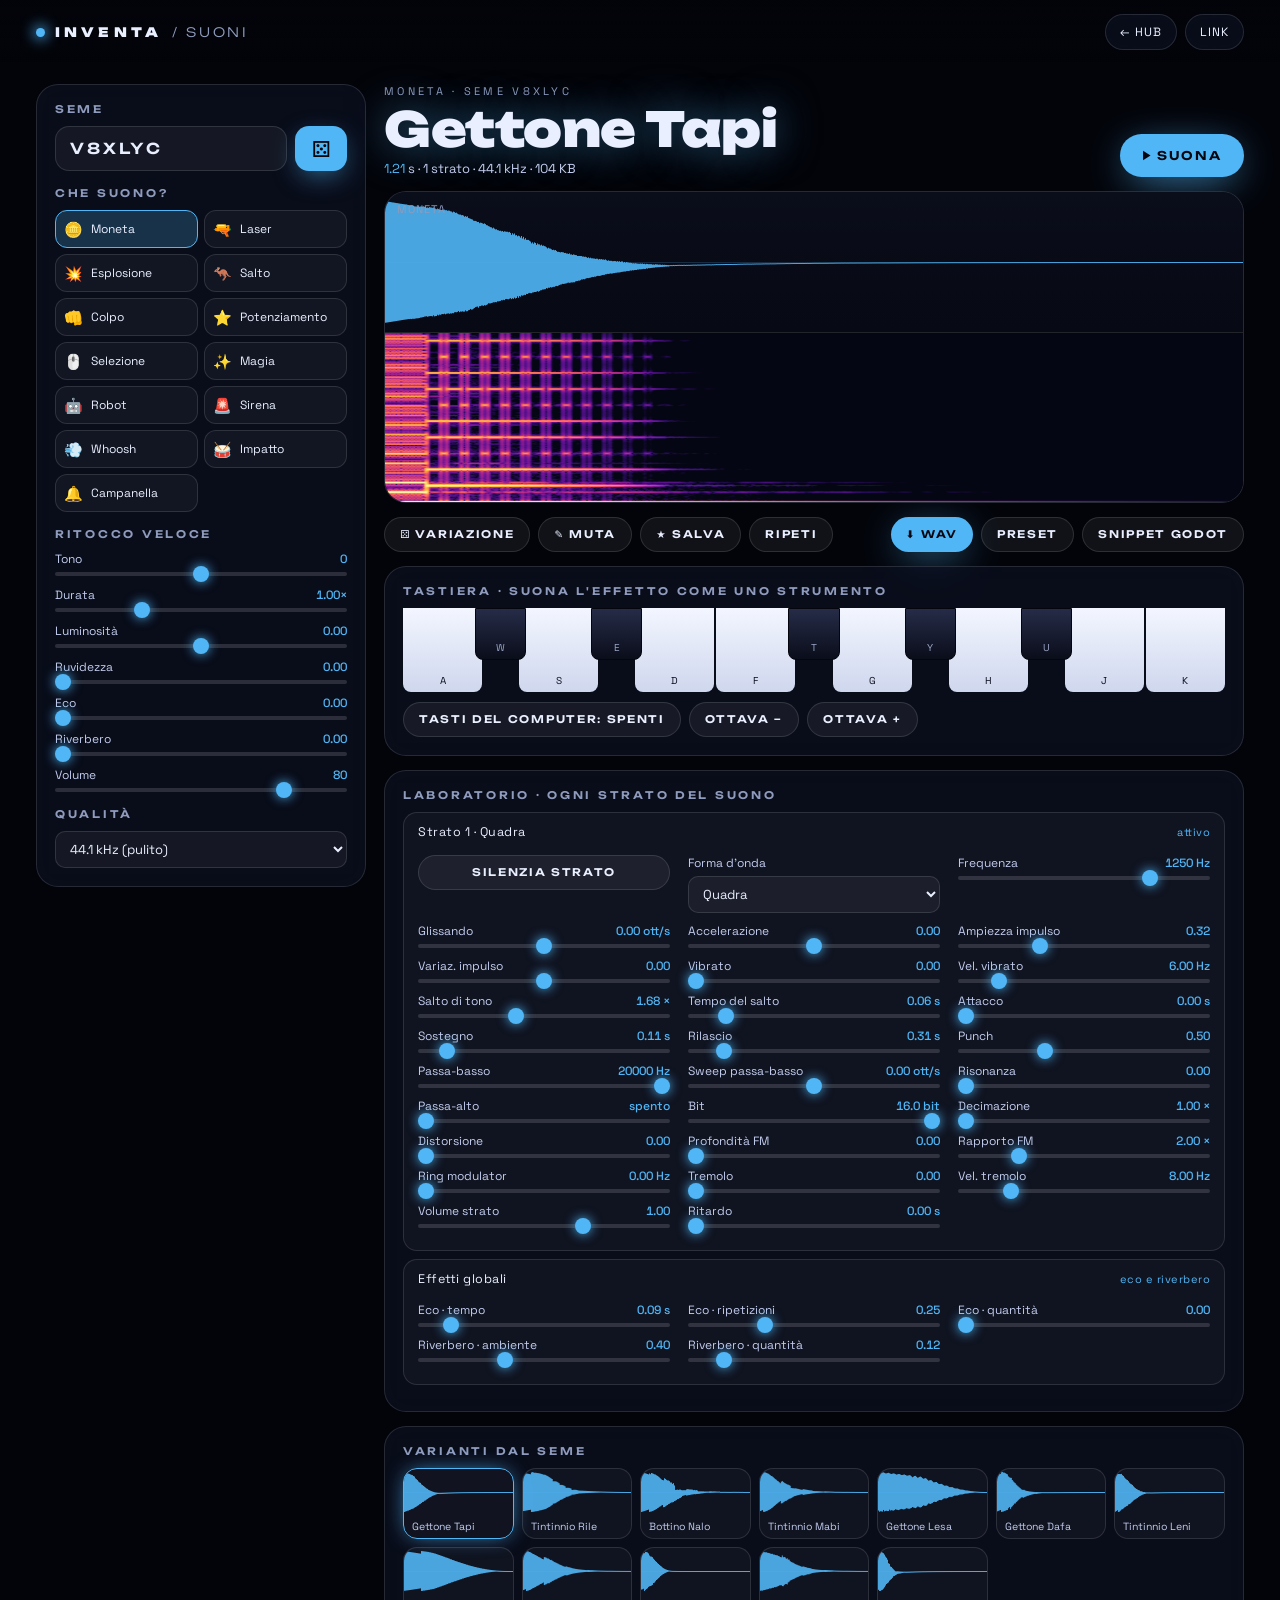
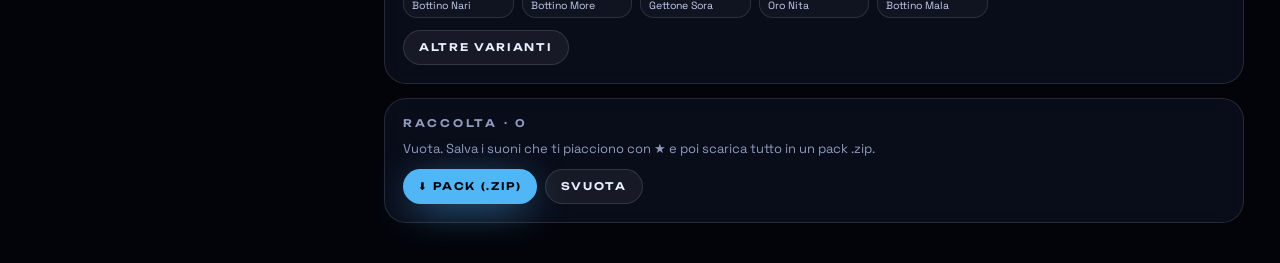
<file: suoni.html>
<!doctype html>
<html lang="it">
<head>
<meta charset="utf-8">
<meta name="viewport" content="width=device-width,initial-scale=1,viewport-fit=cover">
<meta name="theme-color" content="#05060d">
<title>Inventa · Suoni</title>
<meta name="description" content="Effetti sonori procedurali: monete, laser, esplosioni, magie e altro, con editor ed export WAV.">
<link rel="icon" href="data:image/svg+xml,%3Csvg xmlns='http://www.w3.org/2000/svg' viewBox='0 0 64 64'%3E%3Crect width='64' height='64' rx='10' fill='%2305060d'/%3E%3Cpath d='M6 32h8l6-18 8 36 8-28 6 14 6-8h10' fill='none' stroke='%233dffb0' stroke-width='4' stroke-linecap='round' stroke-linejoin='round'/%3E%3C/svg%3E">
<link rel="preconnect" href="https://fonts.googleapis.com">
<link href="https://fonts.googleapis.com/css2?family=Space+Grotesk:wght@300;400;500;700&family=Unbounded:wght@300;600;900&display=swap" rel="stylesheet">
<link rel="stylesheet" href="shared.css">
<style>
:root{--ac:#3dffb0}
.sx{display:grid;grid-template-columns:330px minmax(0,1fr);gap:18px;max-width:1500px;margin:0 auto;padding:84px clamp(14px,3vw,36px) 40px}
.sx>*{min-width:0}
.panel{background:var(--glass);border:1px solid var(--line);border-radius:22px;backdrop-filter:blur(14px);-webkit-backdrop-filter:blur(14px);padding:18px}
.ctl{display:flex;flex-direction:column;gap:16px;align-self:start}
h3{font-family:var(--disp);font-weight:600;font-size:10.5px;letter-spacing:.26em;text-transform:uppercase;color:var(--dim);margin-bottom:10px}
.seedrow{display:flex;gap:8px}
.seedrow input{flex:1;min-width:0;font:inherit;font-family:var(--disp);font-weight:600;letter-spacing:.2em;font-size:15px;text-transform:uppercase;color:var(--ink);background:rgba(255,255,255,.05);border:1px solid var(--line);border-radius:14px;padding:12px 14px;outline:none}
.seedrow input:focus{border-color:var(--ac)}
.dice{width:52px;border-radius:14px;background:var(--ac);color:#05060d;font-size:22px;box-shadow:0 8px 30px -10px var(--ac);transition:transform .25s}
.dice:hover{transform:rotate(25deg) scale(1.08)}
.cats{display:grid;grid-template-columns:repeat(2,1fr);gap:6px}
.cats button{padding:10px 8px;border-radius:12px;border:1px solid var(--line);background:rgba(255,255,255,.04);font-size:12px;text-align:left;display:flex;gap:8px;align-items:center;transition:.2s}
.cats button b{font-size:15px;line-height:1}
.cats button:hover{border-color:color-mix(in srgb,var(--ac) 60%,transparent)}
.cats button.on{background:color-mix(in srgb,var(--ac) 22%,transparent);border-color:var(--ac)}
.row{display:flex;flex-direction:column;gap:5px;margin-bottom:11px}
.row:last-child{margin-bottom:0}
.row label{display:flex;justify-content:space-between;font-size:12px;color:#c3cdee}
.row label b{color:var(--ac);font-variant-numeric:tabular-nums;font-weight:500}
select{font:inherit;font-size:13px;color:var(--ink);background:rgba(255,255,255,.05);border:1px solid var(--line);border-radius:10px;padding:8px 10px;outline:none;width:100%}
select option{background:#0b0e1e}
input[type=range]{-webkit-appearance:none;appearance:none;height:4px;border-radius:4px;background:rgba(255,255,255,.14);outline:none;width:100%}
input[type=range]::-webkit-slider-thumb{-webkit-appearance:none;width:16px;height:16px;border-radius:50%;background:var(--ac);box-shadow:0 0 12px var(--ac);cursor:pointer;border:0}
input[type=range]::-moz-range-thumb{width:16px;height:16px;border-radius:50%;background:var(--ac);border:0;cursor:pointer}
.stage{display:flex;flex-direction:column;gap:14px;min-width:0}
.head{display:flex;justify-content:space-between;align-items:flex-end;gap:14px;flex-wrap:wrap}
.eyebrow{font-size:11px;letter-spacing:.3em;text-transform:uppercase;color:var(--dim)}
h1{font-family:var(--disp);font-weight:900;font-size:clamp(26px,4vw,48px);line-height:1.05;letter-spacing:-.01em;margin:6px 0;text-shadow:0 0 40px color-mix(in srgb,var(--ac) 50%,transparent)}
.meta{font-size:13px;color:#c3cdee}.meta span{color:var(--ac)}
.btn{font-family:var(--disp);font-weight:600;font-size:12px;letter-spacing:.16em;text-transform:uppercase;padding:14px 22px;border-radius:99px;color:#04060f;background:var(--ac);box-shadow:0 8px 40px -10px var(--ac);transition:transform .2s,filter .2s}
.btn:hover{transform:translateY(-2px);filter:brightness(1.1)}
.btn.ghost{color:var(--ink);background:rgba(255,255,255,.06);border:1px solid var(--line);box-shadow:none}
.btn.ghost:hover{border-color:var(--ac)}
.btn.ghost.on{border-color:var(--ac);color:var(--ac)}
.btn.sm{padding:10px 15px;font-size:10.5px}
.acts{display:flex;gap:8px;flex-wrap:wrap}
.viz{position:relative;padding:0;overflow:hidden;cursor:pointer}
.viz canvas{display:block;width:100%}
#wave{height:140px;background:linear-gradient(#0a0d1a,#070914)}
#spec{height:170px;background:#05060d;border-top:1px solid var(--line)}
.ph{position:absolute;top:0;bottom:0;width:2px;background:#fff;box-shadow:0 0 14px var(--ac);left:0;display:none;pointer-events:none}
.tags{position:absolute;left:12px;top:10px;font-size:11px;letter-spacing:.1em;color:#8f9bbd;pointer-events:none}
.grid{display:grid;grid-template-columns:repeat(auto-fill,minmax(110px,1fr));gap:8px}
.cell{position:relative;border-radius:14px;border:1px solid var(--line);background:rgba(255,255,255,.03);padding:0;overflow:hidden;transition:.2s;text-align:left}
.cell:hover{border-color:var(--ac);transform:translateY(-2px)}
.cell.on{border-color:var(--ac);box-shadow:0 0 22px -6px var(--ac)}
.cell canvas{display:block;width:100%;height:46px}
.cell span{display:block;font-size:10.5px;padding:5px 8px;color:#c3cdee;white-space:nowrap;overflow:hidden;text-overflow:ellipsis}
.cell .x{position:absolute;right:3px;top:3px;width:20px;height:20px;border-radius:50%;background:rgba(5,6,13,.8);font-size:11px;display:none;place-items:center}
.cell:hover .x{display:grid}
.empty{color:var(--dim);font-size:13px}
.keys{display:flex;gap:2px;position:relative;height:84px;user-select:none;-webkit-user-select:none;touch-action:none}
.key{flex:1;border-radius:0 0 8px 8px;background:linear-gradient(#f3f6ff,#cfd7ee);color:#0b0e1e;font-size:10px;display:flex;align-items:flex-end;justify-content:center;padding-bottom:5px;cursor:pointer;transition:.08s}
.key.blk{background:linear-gradient(#262c48,#0a0d1a);color:#9aa6c8;flex:.62;margin:0 -9px;z-index:2;height:52px;border:1px solid #05060d}
.key.on{background:var(--ac);color:#05060d;transform:translateY(2px)}
.edit details{border:1px solid var(--line);border-radius:14px;margin-bottom:8px;background:rgba(255,255,255,.03)}
.edit summary{padding:11px 14px;cursor:pointer;font-size:12.5px;letter-spacing:.04em;list-style:none;display:flex;justify-content:space-between;align-items:center}
.edit summary::-webkit-details-marker{display:none}
.edit summary i{font-style:normal;color:var(--ac);font-size:11px}
.edit .pg{display:grid;grid-template-columns:repeat(auto-fill,minmax(210px,1fr));gap:2px 18px;padding:4px 14px 14px}
.edit .pg .row{margin:0 0 8px}
@media (max-width:980px){.sx{grid-template-columns:minmax(0,1fr);padding-top:76px}.ctl{order:2}.stage{order:1}}
</style>
</head>
<body>
<header class="top"><a class="brand" href="index.html"><i></i>INVENTA<span class="crumb">/ SUONI</span></a><div class="tools"><a class="pill" href="index.html">← Hub</a><button class="pill" id="bLink">Link</button></div></header>
<div id="toast"></div>

<main class="sx">
  <aside class="panel ctl">
    <div><h3>Seme</h3><div class="seedrow"><input id="seed" maxlength="8" spellcheck="false" autocomplete="off"><button class="dice" id="bDice" title="Nuovo seme">⚄</button></div></div>
    <div><h3>Che suono?</h3><div class="cats" id="cats"></div></div>
    <div>
      <h3>Ritocco veloce</h3>
      <div class="row"><label>Tono <b id="vPitch">0</b></label><input type="range" id="mPitch" min="-12" max="12" step="1" value="0"></div>
      <div class="row"><label>Durata <b id="vDur">1.0×</b></label><input type="range" id="mDur" min="0.4" max="2.5" step="0.05" value="1"></div>
      <div class="row"><label>Luminosità <b id="vBri">0</b></label><input type="range" id="mBri" min="-1" max="1" step="0.05" value="0"></div>
      <div class="row"><label>Ruvidezza <b id="vRuf">0</b></label><input type="range" id="mRuf" min="0" max="1" step="0.05" value="0"></div>
      <div class="row"><label>Eco <b id="vEco">0</b></label><input type="range" id="mEco" min="0" max="1" step="0.05" value="0"></div>
      <div class="row"><label>Riverbero <b id="vRev">0</b></label><input type="range" id="mRev" min="0" max="1" step="0.05" value="0"></div>
      <div class="row"><label>Volume <b id="vVol">80</b></label><input type="range" id="mVol" min="0" max="100" step="1" value="80"></div>
    </div>
    <div>
      <h3>Qualità</h3>
      <div class="row"><select id="sr"><option value="44100">44.1 kHz (pulito)</option><option value="22050">22 kHz (retro)</option><option value="11025">11 kHz (lo-fi)</option></select></div>
    </div>
  </aside>

  <section class="stage">
    <div class="head">
      <div><div class="eyebrow" id="eyebrow">Effetto sonoro</div><h1 id="title">—</h1><div class="meta" id="meta"></div></div>
      <div class="acts"><button class="btn" id="bPlay">▶ Suona</button></div>
    </div>
    <div class="panel viz" id="viz">
      <div class="tags" id="tags"></div>
      <canvas id="wave"></canvas><canvas id="spec"></canvas>
      <div class="ph" id="ph"></div>
    </div>
    <div class="acts">
      <button class="btn ghost sm" id="bVar">⚄ Variazione</button>
      <button class="btn ghost sm" id="bMut">✎ Muta</button>
      <button class="btn ghost sm" id="bStar">★ Salva</button>
      <button class="btn ghost sm" id="bLoop">Ripeti</button>
      <span style="flex:1"></span>
      <button class="btn sm" id="eWav">⬇ WAV</button>
      <button class="btn ghost sm" id="eJson">Preset</button>
      <button class="btn ghost sm" id="eGd">Snippet Godot</button>
    </div>
    <div class="panel">
      <h3>Tastiera · suona l'effetto come uno strumento</h3>
      <div class="keys" id="keys"></div>
      <div class="acts" style="margin-top:10px"><button class="btn ghost sm" id="bKb">Tasti del computer: spenti</button><button class="btn ghost sm" id="oDn">Ottava −</button><button class="btn ghost sm" id="oUp">Ottava +</button></div>
    </div>
    <div class="panel edit">
      <h3>Laboratorio · ogni strato del suono</h3>
      <div id="layers"></div>
      <details open><summary>Effetti globali <i>eco e riverbero</i></summary><div class="pg" id="fxPg"></div></details>
    </div>
    <div class="panel"><h3>Varianti dal seme</h3><div class="grid" id="batch"></div><div class="acts" style="margin-top:12px"><button class="btn ghost sm" id="bMore">Altre varianti</button></div></div>
    <div class="panel"><h3>Raccolta · <span id="colN">0</span></h3><div class="grid" id="col"></div><div class="acts" style="margin-top:12px"><button class="btn sm" id="eZip">⬇ Pack (.zip)</button><button class="btn ghost sm" id="eClr">Svuota</button></div></div>
  </section>
</main>

<script>
(()=>{
'use strict';
/* ================================================================ utils */
const $=s=>document.querySelector(s);
const TAU=Math.PI*2;
const clamp=(x,a,b)=>Math.min(b,Math.max(a,x));
const lerp=(a,b,t)=>a+(b-a)*t;
function hashStr(s){let h=2166136261;for(let i=0;i<s.length;i++){h^=s.charCodeAt(i);h=Math.imul(h,16777619);}return h>>>0;}
function mulberry32(a){return()=>{a|=0;a=a+0x6D2B79F5|0;let t=Math.imul(a^a>>>15,1|a);t=t+Math.imul(t^t>>>7,61|t)^t;return((t^t>>>14)>>>0)/4294967296;};}
const rr=(r,a,b)=>a+r()*(b-a);
const ri=(r,a,b)=>a+Math.floor(r()*(b-a+1));
const pick=(r,a)=>a[Math.floor(r()*a.length)];
const cap=s=>s.charAt(0).toUpperCase()+s.slice(1);
const newSeed=()=>{let s='';const a='ABCDEFGHJKLMNPQRSTUVWXYZ23456789';for(let i=0;i<6;i++)s+=a[Math.floor(Math.random()*a.length)];return s;};
function toast(m){const t=$('#toast');t.textContent=m;t.classList.add('show');clearTimeout(toast.t);toast.t=setTimeout(()=>t.classList.remove('show'),2300);}
const lsGet=(k,d)=>{try{const v=localStorage.getItem(k);return v?JSON.parse(v):d;}catch(e){return d;}};
const lsSet=(k,v)=>{try{localStorage.setItem(k,JSON.stringify(v));}catch(e){}};

/* ================================================================ sintetizzatore */
const BASE={wave:0,f0:440,fslide:0,fdelta:0,fmin:0,duty:.5,dutySweep:0,vibDepth:0,vibRate:6,arpMul:1,arpTime:0,arp2Mul:1,arp2Time:0,att:0,sus:.1,dec:.2,punch:0,lpf:20000,lpfSweep:0,res:0,hpf:0,hpfSweep:0,fmDepth:0,fmRatio:2,ring:0,crush:16,decim:1,dist:0,tremDepth:0,tremRate:8,gain:1,delay:0,mute:false};
const Ly=o=>Object.assign({},BASE,o,{nseed:(Math.random()*1e9)|0});
function renderLayer(L,sr){
  const total=Math.max(.005,L.att+L.sus+L.dec);
  const N=Math.min(Math.ceil(total*sr),sr*6);
  const out=new Float32Array(N);
  const rng=mulberry32(L.nseed|0);
  let phase=0,mph=0,oct=0,slide=L.fslide,nv=rng()*2-1,hold=0,holdN=0;
  let lpLow=0,lpBand=0,hpLow=0,hpBand=0,ringP=0,tremP=0;
  const fmDep=L.fmDepth,wave=L.wave;
  let end=N;
  for(let i=0;i<N;i++){
    const t=i/sr;
    slide+=L.fdelta/sr;oct+=slide/sr;
    let f=L.f0*Math.pow(2,oct);
    if(L.arpTime>0&&t>=L.arpTime)f*=L.arpMul;
    if(L.arp2Time>0&&t>=L.arp2Time)f*=L.arp2Mul;
    if(L.vibDepth>0)f*=1+L.vibDepth*Math.sin(TAU*L.vibRate*t);
    if(L.fmin>0&&f<L.fmin){end=i;break;}
    f=clamp(f,6,sr*.45);
    phase+=f/sr;let wrapped=false;
    if(phase>=1){phase-=Math.floor(phase);wrapped=true;}
    // inviluppo
    let env;
    if(t<L.att)env=t/Math.max(L.att,1e-5);
    else if(t<L.att+L.sus)env=1+L.punch*(1-(t-L.att)/Math.max(L.sus,1e-5));
    else{const x=(t-L.att-L.sus)/Math.max(L.dec,1e-5);env=Math.max(0,1-x);env*=env;}
    let s;
    switch(wave){
      case 0:{const d=clamp(L.duty+L.dutySweep*t,.02,.98);s=phase<d?1:-1;break;}
      case 1:s=2*phase-1;break;
      case 2:s=Math.sin(TAU*phase);break;
      case 3:if(wrapped)nv=rng()*2-1;s=nv;break;
      case 4:s=phase<.5?4*phase-1:3-4*phase;break;
      default:mph+=f*L.fmRatio/sr;s=Math.sin(TAU*phase+fmDep*Math.sqrt(env)*Math.sin(TAU*mph));
    }
    // ring
    if(L.ring>0){ringP+=L.ring/sr;s*=Math.sin(TAU*ringP);}
    // filtri (SVF)
    if(L.lpf<19000||L.lpfSweep!==0){
      const fc=clamp(L.lpf*Math.pow(2,L.lpfSweep*t),30,sr*.2),k=2*Math.sin(Math.PI*fc/sr),q=1-clamp(L.res,0,.96);
      lpLow+=k*lpBand;const hi=s-lpLow-q*lpBand;lpBand+=k*hi;
      if(!(Math.abs(lpBand)<50)){lpBand=0;lpLow=0;}
      s=lpLow;
    }
    if(L.hpf>25||L.hpfSweep!==0){
      const fc=clamp(Math.max(L.hpf,25)*Math.pow(2,L.hpfSweep*t),25,sr*.2),k=2*Math.sin(Math.PI*fc/sr);
      hpLow+=k*hpBand;const hi=s-hpLow-.7*hpBand;hpBand+=k*hi;
      if(!(Math.abs(hpBand)<50)){hpBand=0;hpLow=0;}
      s=hi;
    }
    // bitcrusher
    if(L.decim>1){if(holdN--<=0){hold=s;holdN=Math.round(L.decim)-1;}s=hold;}
    if(L.crush<16){const lv=Math.pow(2,Math.round(L.crush)-1);s=Math.round(s*lv)/lv;}
    if(L.dist>0){const dr=1+L.dist*18;s=Math.tanh(s*dr)/Math.tanh(dr);}
    if(L.tremDepth>0){tremP+=L.tremRate/sr;s*=1-L.tremDepth*(.5+.5*Math.sin(TAU*tremP));}
    out[i]=s*env*L.gain;
  }
  return end<N?out.subarray(0,end):out;
}
function renderSound(snd,sr){
  const parts=[];let len=0;
  for(const L of snd.layers){
    if(L.mute)continue;
    const d=renderLayer(L,sr),off=Math.round(L.delay*sr);
    parts.push([d,off]);len=Math.max(len,off+d.length);
  }
  let tail=0;
  if(snd.echoMix>0&&snd.echoT>0)tail=Math.max(tail,Math.min(1.6,snd.echoT*(1+snd.echoFb*5)));
  if(snd.revMix>0)tail=Math.max(tail,.35+snd.rev*1.1);
  const N=Math.min(Math.ceil(len+tail*sr)+16,sr*8);
  const buf=new Float32Array(N);
  for(const [d,off] of parts)for(let i=0;i<d.length&&i+off<N;i++)buf[i+off]+=d[i];
  // eco
  if(snd.echoMix>0&&snd.echoT>0){
    const D=Math.max(1,Math.round(snd.echoT*sr)),dl=new Float32Array(D);let p=0;
    for(let i=0;i<N;i++){const wet=dl[p];dl[p]=buf[i]+wet*snd.echoFb;buf[i]+=wet*snd.echoMix;p=(p+1)%D;}
  }
  // riverbero (Schroeder)
  if(snd.revMix>0){
    const k=sr/44100,sz=.5+snd.rev*.9;
    const cd=[1557,1617,1491,1422,1277,1356].map(x=>Math.round(x*k*sz)),cf=.76+snd.rev*.15;
    const combs=cd.map(d=>({b:new Float32Array(d),p:0,lp:0}));
    const ap=[225,556,441].map(d=>({b:new Float32Array(Math.round(d*k)),p:0}));
    const wet=new Float32Array(N);
    for(let i=0;i<N;i++){
      const x=buf[i]*.3;let y=0;
      for(const c of combs){const o=c.b[c.p];c.lp=o*.62+c.lp*.38;c.b[c.p]=x+c.lp*cf;c.p=(c.p+1)%c.b.length;y+=o;}
      y/=combs.length*.55;
      for(const a of ap){const o=a.b[a.p];const v=y+o*.5;a.b[a.p]=v;y=o-v*.5;a.p=(a.p+1)%a.b.length;}
      wet[i]=y;
    }
    for(let i=0;i<N;i++)buf[i]=buf[i]*(1-snd.revMix*.3)+wet[i]*snd.revMix*1.1;
  }
  // normalizza + dissolvenza finale
  let pk=0;for(let i=0;i<N;i++){const a=Math.abs(buf[i]);if(a>pk)pk=a;}
  const g=pk>0?.9/pk:1,fade=Math.min(N,Math.round(.004*sr));
  for(let i=0;i<N;i++){let v=buf[i]*g;if(i>N-fade)v*=(N-i)/fade;buf[i]=Math.tanh(v*1.05)/Math.tanh(1.05);}
  return buf;
}
/* ritocchi veloci */
function applyMacros(snd,m){
  const o=JSON.parse(JSON.stringify(snd));
  const pf=Math.pow(2,m.pitch/12),d=m.dur;
  for(const L of o.layers){
    L.f0*=pf;if(L.fmin>0)L.fmin*=pf;
    L.att*=d;L.sus*=d;L.dec*=d;L.delay*=d;L.arpTime*=d;L.arp2Time*=d;
    L.fslide/=d;L.fdelta/=d*d;L.lpfSweep/=d;L.hpfSweep/=d;L.dutySweep/=d;
    if(m.bri!==0){if(L.lpf<19000||m.bri<0)L.lpf=clamp(Math.min(L.lpf,20000)*Math.pow(2,m.bri*2.6),80,20000);if(L.hpf>25||m.bri>0)L.hpf=clamp(Math.max(L.hpf,25)*Math.pow(2,m.bri*1.2),0,12000);}
    if(m.ruf>0){L.dist=clamp(L.dist+m.ruf*.5,0,1);if(m.ruf>.4){L.crush=Math.min(L.crush,Math.round(lerp(16,5,(m.ruf-.4)/.6)));L.decim=Math.max(L.decim,Math.round(1+(m.ruf-.4)*8));}}
  }
  o.echoT=Math.max(o.echoT,.14+m.eco*.12);o.echoFb=Math.max(o.echoFb,m.eco*.5);o.echoMix=clamp(o.echoMix+m.eco*.7,0,1);
  o.revMix=clamp(o.revMix+m.rev*.8,0,1);o.rev=Math.max(o.rev,.3+m.rev*.5);
  return o;
}

/* ================================================================ categorie */
const FX0={echoT:0,echoFb:0,echoMix:0,rev:.4,revMix:0};
const CATS={
  moneta:{n:'Moneta',e:'🪙',gen(r){
    const f=rr(r,880,1560),up=pick(r,[1.5,2,1.3348,1.6818]);
    const ls=[Ly({wave:pick(r,[0,0,4]),f0:f,duty:rr(r,.2,.5),arpMul:up,arpTime:rr(r,.04,.09),sus:rr(r,.05,.12),dec:rr(r,.14,.32),punch:.5})];
    if(r()<.7)ls.push(Ly({wave:2,f0:f*2,arpMul:up,arpTime:rr(r,.04,.09),sus:.02,dec:rr(r,.2,.4),gain:.32,delay:rr(r,.02,.05)}));
    return{layers:ls,fx:{echoMix:r()<.4?.18:0,echoT:.09,echoFb:.25,revMix:r()<.4?.12:0}};}},
  laser:{n:'Laser',e:'🔫',gen(r){
    const sci=r()<.4;
    const ls=[Ly({wave:sci?5:pick(r,[0,1]),f0:rr(r,1400,4200),fslide:-rr(r,1.2,5),duty:rr(r,.1,.5),dutySweep:-rr(r,0,1.5),sus:rr(r,.04,.12),dec:rr(r,.1,.26),punch:.3,hpf:rr(r,80,500),fmDepth:sci?rr(r,1,4):0,fmRatio:pick(r,[1,2,3,.5]),dist:r()<.3?.25:0}),
      Ly({wave:3,f0:3000,sus:.004,dec:rr(r,.02,.05),gain:.4,hpf:2200})];
    return{layers:ls,fx:{revMix:r()<.3?.14:0}};}},
  esplosione:{n:'Esplosione',e:'💥',gen(r){
    const ls=[Ly({wave:3,f0:rr(r,50,260),fslide:-rr(r,.1,1),sus:rr(r,.05,.16),dec:rr(r,.7,1.6),punch:1,lpf:rr(r,2500,7000),lpfSweep:-rr(r,1,2.6),res:.2,dist:rr(r,.2,.6)}),
      Ly({wave:2,f0:rr(r,70,130),fslide:-rr(r,1.2,3),sus:.05,dec:rr(r,.4,.85),punch:.7,gain:.95}),
      Ly({wave:3,f0:rr(r,900,1600),sus:.02,dec:rr(r,.2,.5),hpf:1600,gain:.22,delay:rr(r,0,.06)})];
    return{layers:ls,fx:{revMix:rr(r,.2,.4),rev:rr(r,.4,.8)}};}},
  salto:{n:'Salto',e:'🦘',gen(r){
    return{layers:[Ly({wave:pick(r,[0,0,4]),duty:rr(r,.2,.45),f0:rr(r,170,420),fslide:rr(r,1.4,3.4),fdelta:-rr(r,1,7),sus:rr(r,.04,.09),dec:rr(r,.1,.2),punch:.3})],fx:{}};}},
  colpo:{n:'Colpo',e:'👊',gen(r){
    return{layers:[Ly({wave:3,f0:rr(r,300,900),sus:.02,dec:rr(r,.08,.18),hpf:150,punch:1,dist:rr(r,.2,.6)}),
      Ly({wave:pick(r,[0,1]),f0:rr(r,180,520),fslide:-rr(r,2,5),sus:.03,dec:rr(r,.1,.18),gain:.6,duty:.4})],fx:{revMix:r()<.3?.1:0}};}},
  powerup:{n:'Potenziamento',e:'⭐',gen(r){
    const f=rr(r,250,520),a=pick(r,[1.25,1.3348,1.5]),b=pick(r,[1.25,1.5]);
    return{layers:[Ly({wave:pick(r,[0,0,4]),duty:rr(r,.25,.5),f0:f,arpMul:a,arpTime:rr(r,.07,.13),arp2Mul:b,arp2Time:rr(r,.16,.26),vibDepth:rr(r,.0,.03),vibRate:rr(r,6,12),sus:rr(r,.28,.45),dec:rr(r,.18,.36),punch:.25,fslide:rr(r,0,.5)}),
      Ly({wave:2,f0:f*2,arpMul:a,arpTime:.1,arp2Mul:b,arp2Time:.2,sus:.2,dec:.3,gain:.28,delay:.04})],fx:{echoMix:.16,echoT:.1,echoFb:.3}};}},
  selezione:{n:'Selezione',e:'🖱️',gen(r){
    const f=rr(r,700,1900);
    return{layers:[Ly({wave:pick(r,[0,4,2]),duty:.4,f0:f,arpMul:pick(r,[1,1.5,.75,2]),arpTime:.04,sus:rr(r,.015,.04),dec:rr(r,.04,.1),punch:.2})],fx:{}};}},
  magia:{n:'Magia',e:'✨',gen(r){
    const f=rr(r,480,1100);
    return{layers:[Ly({wave:5,f0:f,fmRatio:pick(r,[1.5,2,3.5,2.01]),fmDepth:rr(r,1,4),fslide:rr(r,-.3,.7),att:rr(r,.01,.1),sus:.1,dec:rr(r,.5,1.1),vibDepth:.012,vibRate:6}),
      Ly({wave:2,f0:f*2,att:.05,sus:.05,dec:.8,gain:.3,delay:.05,vibDepth:.025,vibRate:7}),
      Ly({wave:3,f0:rr(r,3000,6000),hpf:3500,att:.1,sus:.05,dec:.55,gain:.14,tremDepth:.8,tremRate:rr(r,10,18)})],fx:{echoMix:.25,echoT:.18,echoFb:.4,revMix:rr(r,.3,.55),rev:.7}};}},
  robot:{n:'Robot',e:'🤖',gen(r){
    return{layers:[Ly({wave:pick(r,[0,1]),duty:.5,f0:rr(r,80,300),vibDepth:rr(r,.1,.45),vibRate:rr(r,8,32),ring:rr(r,60,320),crush:pick(r,[6,8,10]),decim:ri(r,2,8),arpMul:pick(r,[1,1.5,.5,2]),arpTime:rr(r,.05,.15),sus:rr(r,.1,.26),dec:rr(r,.1,.3),dist:.4,punch:.4}),
      Ly({wave:5,f0:rr(r,200,700),fmRatio:pick(r,[.5,1.5,3]),fmDepth:rr(r,2,6),sus:.08,dec:.2,gain:.4,delay:.03})],fx:{revMix:.12}};}},
  sirena:{n:'Sirena',e:'🚨',gen(r){
    return{layers:[Ly({wave:pick(r,[0,1]),duty:.5,f0:rr(r,520,900),vibDepth:rr(r,.25,.5),vibRate:rr(r,1.6,3.6),sus:rr(r,.7,1.2),dec:.2,att:.03,lpf:rr(r,3000,8000),dist:.2})],fx:{revMix:.18}};}},
  whoosh:{n:'Whoosh',e:'💨',gen(r){
    return{layers:[Ly({wave:3,f0:300,att:rr(r,.1,.28),sus:.05,dec:rr(r,.25,.55),lpf:rr(r,200,500),lpfSweep:rr(r,2,4),res:.45,hpf:rr(r,60,200)}),
      Ly({wave:2,f0:rr(r,180,400),fslide:rr(r,1,2.6),att:.12,sus:.05,dec:.4,gain:.18})],fx:{revMix:.2}};}},
  impatto:{n:'Impatto',e:'🥁',gen(r){
    return{layers:[Ly({wave:2,f0:rr(r,90,190),fslide:-rr(r,2,4),sus:.02,dec:rr(r,.2,.45),punch:.8}),
      Ly({wave:3,f0:300,lpf:rr(r,500,1300),sus:.01,dec:rr(r,.08,.16),gain:.7,punch:1})],fx:{revMix:rr(r,.08,.25)}};}},
  campana:{n:'Campanella',e:'🔔',gen(r){
    const f=rr(r,640,1400);
    return{layers:[Ly({wave:5,f0:f,fmRatio:pick(r,[3.5,2.76,1.4,5.4]),fmDepth:rr(r,1.5,4.2),sus:.02,dec:rr(r,.9,1.8)}),
      Ly({wave:2,f0:f*2.01,dec:.7,sus:.01,gain:.35})],fx:{revMix:rr(r,.2,.4),rev:.6}};}}
};
const PREFIX={moneta:['Tintinnio','Bottino','Oro','Gettone'],laser:['Raggio','Pew','Plasma','Impulso'],esplosione:['Boato','Detonazione','Tuono','Scoppio'],salto:['Balzo','Rimbalzo','Molla','Slancio'],colpo:['Pugno','Schianto','Botta','Danno'],powerup:['Ascesa','Bonus','Vigore','Carica'],selezione:['Tic','Clic','Bip','Tocco'],magia:['Incanto','Sortilegio','Stella','Aura'],robot:['Circuito','Droide','Glitch','Cyber'],sirena:['Allarme','Pattuglia','Emergenza','Pericolo'],whoosh:['Raffica','Fruscio','Passaggio','Soffio'],impatto:['Tonfo','Colpo sordo','Urto','Cassa'],campana:['Rintocco','Campanello','Carillon','Gong']};
const SY=['ba','be','bi','ca','co','da','di','fa','fe','la','le','lo','ma','mi','mo','na','ne','ni','pa','pi','ra','re','ri','sa','so','ta','te','vi','zo'];
function genSound(cat,seed){
  const r=mulberry32(hashStr(seed+'|'+cat));
  const c=CATS[cat];
  const g=c.gen(r);
  g.layers.forEach((L,i)=>{L.nseed=hashStr(seed+'|'+cat+'|n'+i);});
  const nm=`${pick(r,PREFIX[cat])} ${cap(pick(r,SY)+pick(r,SY))}`;
  return{name:nm,cat,seed,layers:g.layers,...FX0,...g.fx,vol:1};
}

/* ================================================================ stato */
const P={seed:'',cat:'moneta',idx:0,batch:12,loop:false,kb:false,oct:0,sr:44100,m:{pitch:0,dur:1,bri:0,ruf:0,eco:0,rev:0,vol:.8},snd:null,buf:null,data:null,col:lsGet('inventa.suoni.col',[])};
let ac=null,master=null,cur=null,playStart=0,playDur=0;
function ensureAudio(){
  if(ac)return;
  const AC=window.AudioContext||window.webkitAudioContext;ac=new AC();
  master=ac.createGain();master.gain.value=P.m.vol;master.connect(ac.destination);
}
function seedFor(i){return i===0?P.seed:P.seed+'.'+i;}
/* render + analisi */
function renderCurrent(){
  const eff=applyMacros(P.snd,P.m);
  P.data=renderSound(eff,P.sr);
  P.buf=null;
  analyse();
}
function toBuffer(data,sr){ensureAudio();const b=ac.createBuffer(1,data.length,sr);b.getChannelData(0).set(data);return b;}
/* ---- FFT ---- */
function fft(re,im){
  const n=re.length;
  for(let i=1,j=0;i<n;i++){let bit=n>>1;for(;j&bit;bit>>=1)j^=bit;j^=bit;if(i<j){[re[i],re[j]]=[re[j],re[i]];[im[i],im[j]]=[im[j],im[i]];}}
  for(let len=2;len<=n;len<<=1){
    const ang=-TAU/len,wr=Math.cos(ang),wi=Math.sin(ang);
    for(let i=0;i<n;i+=len){let cr=1,ci=0;for(let j=0;j<len/2;j++){
      const ur=re[i+j],ui=im[i+j],vr=re[i+j+len/2]*cr-im[i+j+len/2]*ci,vi=re[i+j+len/2]*ci+im[i+j+len/2]*cr;
      re[i+j]=ur+vr;im[i+j]=ui+vi;re[i+j+len/2]=ur-vr;im[i+j+len/2]=ui-vi;
      const t=cr*wr-ci*wi;ci=cr*wi+ci*wr;cr=t;}}
  }
}
const MAG=[[5,6,20],[40,12,90],[100,18,150],[180,40,140],[255,100,90],[255,190,60],[255,250,170]];
function magma(t){t=clamp(t,0,1)*(MAG.length-1);const i=Math.min(MAG.length-2,Math.floor(t)),f=t-i,a=MAG[i],b=MAG[i+1];return[a[0]+(b[0]-a[0])*f,a[1]+(b[1]-a[1])*f,a[2]+(b[2]-a[2])*f];}
function drawSpec(canvas,data,sr){
  const dpr=Math.min(devicePixelRatio||1,2),W=canvas.clientWidth,H=canvas.clientHeight;
  canvas.width=W*dpr;canvas.height=H*dpr;const c=canvas.getContext('2d');
  const FS=512,hop=Math.max(64,Math.floor(data.length/Math.max(1,W*dpr/1.5)));
  const cols=Math.max(1,Math.floor((data.length-FS)/hop)),bins=FS/2;
  const img=c.createImageData(cols,bins);
  const win=new Float32Array(FS);for(let i=0;i<FS;i++)win[i]=.5-.5*Math.cos(TAU*i/(FS-1));
  const re=new Float32Array(FS),im=new Float32Array(FS);
  for(let x=0;x<cols;x++){
    for(let i=0;i<FS;i++){re[i]=(data[x*hop+i]||0)*win[i];im[i]=0;}
    fft(re,im);
    for(let k=0;k<bins;k++){
      const mag=Math.sqrt(re[k]*re[k]+im[k]*im[k])/FS*4;
      const db=20*Math.log10(mag+1e-6),v=clamp((db+78)/72,0,1);
      const col=magma(v),o=((bins-1-k)*cols+x)*4;
      img.data[o]=col[0];img.data[o+1]=col[1];img.data[o+2]=col[2];img.data[o+3]=255;
    }
  }
  const off=document.createElement('canvas');off.width=cols;off.height=bins;off.getContext('2d').putImageData(img,0,0);
  c.imageSmoothingEnabled=true;
  c.drawImage(off,0,0,canvas.width,canvas.height);
}
function drawWave(canvas,data,color,mini){
  const dpr=Math.min(devicePixelRatio||1,2),W=canvas.clientWidth||canvas.width,H=canvas.clientHeight||canvas.height;
  canvas.width=W*dpr;canvas.height=H*dpr;const c=canvas.getContext('2d');c.scale(dpr,dpr);
  const mid=H/2,n=data.length,step=Math.max(1,n/W);
  c.fillStyle=color;
  c.globalAlpha=mini?.9:.9;
  for(let x=0;x<W;x++){
    let mn=1,mx=-1;const s=Math.floor(x*step),e=Math.min(n,Math.floor((x+1)*step));
    for(let i=s;i<e;i++){const v=data[i];if(v<mn)mn=v;if(v>mx)mx=v;}
    if(mn>mx){mn=mx=0;}
    c.fillRect(x,mid-mx*mid*.92,1,Math.max(1,(mx-mn)*mid*.92));
  }
  c.globalAlpha=.2;c.fillRect(0,mid,W,1);c.globalAlpha=1;
}
function analyse(){
  const col=getComputedStyle(document.documentElement).getPropertyValue('--ac').trim()||'#3dffb0';
  drawWave($('#wave'),P.data,col);drawSpec($('#spec'),P.data,P.sr);
  const dur=P.data.length/P.sr;
  $('#meta').innerHTML=`<span>${dur.toFixed(2)}</span> s · ${P.snd.layers.length} ${P.snd.layers.length==1?'strato':'strati'} · ${P.sr/1000} kHz · ${Math.round(P.data.length*2/1024)} KB`;
  $('#tags').textContent=`${CATS[P.cat].n.toUpperCase()}`;
}

/* ================================================================ riproduzione */
function play(rate,keep){
  ensureAudio();ac.resume();
  if(!P.buf)P.buf=toBuffer(P.data,P.sr);
  if(cur&&!keep){try{cur.stop();}catch(e){}}
  const s=ac.createBufferSource();s.buffer=P.buf;s.playbackRate.value=rate||1;s.loop=P.loop&&!keep;
  s.connect(master);s.start();
  if(!keep){cur=s;playStart=ac.currentTime;playDur=P.buf.duration/(rate||1);}
  s.onended=()=>{if(cur===s)cur=null;};
  master.gain.value=P.m.vol;
}
function playBuffer(data,sr){ensureAudio();ac.resume();const b=toBuffer(data,sr),s=ac.createBufferSource();s.buffer=b;s.connect(master);master.gain.value=P.m.vol;s.start();}
function phLoop(){
  requestAnimationFrame(phLoop);
  const ph=$('#ph');
  if(cur&&ac){
    let t=(ac.currentTime-playStart)/playDur;
    if(P.loop)t%=1;
    if(t>=0&&t<=1){ph.style.display='block';ph.style.left=(t*100)+'%';return;}
  }
  ph.style.display='none';
}

/* ================================================================ WAV / ZIP */
function wavBytes(data,sr){
  const n=data.length,v=new DataView(new ArrayBuffer(44+n*2));
  const w=(o,s)=>{for(let i=0;i<s.length;i++)v.setUint8(o+i,s.charCodeAt(i));};
  w(0,'RIFF');v.setUint32(4,36+n*2,true);w(8,'WAVE');w(12,'fmt ');v.setUint32(16,16,true);v.setUint16(20,1,true);v.setUint16(22,1,true);v.setUint32(24,sr,true);v.setUint32(28,sr*2,true);v.setUint16(32,2,true);v.setUint16(34,16,true);w(36,'data');v.setUint32(40,n*2,true);
  for(let i=0;i<n;i++){const s=clamp(data[i],-1,1);v.setInt16(44+i*2,s<0?s*0x8000:s*0x7fff,true);}
  return new Uint8Array(v.buffer);
}
const CRC=(()=>{const t=new Uint32Array(256);for(let n=0;n<256;n++){let c=n;for(let k=0;k<8;k++)c=c&1?0xEDB88320^(c>>>1):c>>>1;t[n]=c>>>0;}return t;})();
function crc32(b){let c=0xFFFFFFFF;for(let i=0;i<b.length;i++)c=CRC[(c^b[i])&255]^(c>>>8);return(c^0xFFFFFFFF)>>>0;}
function makeZip(files){
  const enc=new TextEncoder(),parts=[],central=[];let off=0;
  for(const f of files){
    const nm=enc.encode(f.name),crc=crc32(f.data),sz=f.data.length;
    const lh=new DataView(new ArrayBuffer(30));
    lh.setUint32(0,0x04034b50,true);lh.setUint16(4,20,true);lh.setUint16(6,0x0800,true);lh.setUint16(8,0,true);lh.setUint16(10,0,true);lh.setUint16(12,0x21,true);
    lh.setUint32(14,crc,true);lh.setUint32(18,sz,true);lh.setUint32(22,sz,true);lh.setUint16(26,nm.length,true);lh.setUint16(28,0,true);
    parts.push(new Uint8Array(lh.buffer),nm,f.data);
    const ch=new DataView(new ArrayBuffer(46));
    ch.setUint32(0,0x02014b50,true);ch.setUint16(4,20,true);ch.setUint16(6,20,true);ch.setUint16(8,0x0800,true);ch.setUint16(10,0,true);ch.setUint16(12,0,true);ch.setUint16(14,0x21,true);
    ch.setUint32(16,crc,true);ch.setUint32(20,sz,true);ch.setUint32(24,sz,true);ch.setUint16(28,nm.length,true);ch.setUint32(42,off,true);
    central.push(new Uint8Array(ch.buffer),nm);
    off+=30+nm.length+sz;
  }
  let cs=0;for(const c of central)cs+=c.length;
  const end=new DataView(new ArrayBuffer(22));
  end.setUint32(0,0x06054b50,true);end.setUint16(8,files.length,true);end.setUint16(10,files.length,true);end.setUint32(12,cs,true);end.setUint32(16,off,true);
  return new Blob([...parts,...central,new Uint8Array(end.buffer)],{type:'application/zip'});
}
function download(name,blob){const a=document.createElement('a');a.href=URL.createObjectURL(blob);a.download=name;document.body.appendChild(a);a.click();setTimeout(()=>{URL.revokeObjectURL(a.href);a.remove();},500);}
const slug=s=>s.toLowerCase().normalize('NFD').replace(/[̀-ͯ]/g,'').replace(/[^a-z0-9]+/g,'_').replace(/^_|_$/g,'');
const fileOf=sn=>slug(sn.name);
function presetOf(sn){return{app:'Inventa Suoni',v:1,macros:{...P.m},sound:sn};}

/* ================================================================ laboratorio (editor) */
const WAVES=['Quadra','Dente di sega','Sinusoide','Rumore','Triangolare','FM (campana)'];
const PARAMS=[
  ['wave','Forma d\'onda','sel'],
  ['f0','Frequenza','log',20,4000,'Hz'],['fslide','Glissando','lin',-5,5,'ott/s'],['fdelta','Accelerazione','lin',-20,20,''],
  ['duty','Ampiezza impulso','lin',.02,.98,''],['dutySweep','Variaz. impulso','lin',-2,2,''],
  ['vibDepth','Vibrato','lin',0,.6,''],['vibRate','Vel. vibrato','lin',.5,40,'Hz'],
  ['arpMul','Salto di tono','lin',.25,4,'×'],['arpTime','Tempo del salto','lin',0,.5,'s'],
  ['att','Attacco','lin',0,.5,'s'],['sus','Sostegno','lin',0,1.2,'s'],['dec','Rilascio','lin',.01,2.5,'s'],['punch','Punch','lin',0,1.5,''],
  ['lpf','Passa-basso','log',80,20000,'Hz'],['lpfSweep','Sweep passa-basso','lin',-5,5,'ott/s'],['res','Risonanza','lin',0,.95,''],['hpf','Passa-alto','log',20,8000,'Hz'],
  ['crush','Bit','lin',3,16,'bit',1],['decim','Decimazione','lin',1,32,'×',1],['dist','Distorsione','lin',0,1,''],
  ['fmDepth','Profondità FM','lin',0,8,''],['fmRatio','Rapporto FM','lin',.25,8,'×'],['ring','Ring modulator','lin',0,800,'Hz'],
  ['tremDepth','Tremolo','lin',0,1,''],['tremRate','Vel. tremolo','lin',.5,40,'Hz'],
  ['gain','Volume strato','lin',0,1.5,''],['delay','Ritardo','lin',0,.6,'s']
];
function fmt(v,u){return(Math.abs(v)>=100?Math.round(v):Math.abs(v)>=10?v.toFixed(1):v.toFixed(2))+(u?' '+u:'');}
let editTimer=0;
function changed(){clearTimeout(editTimer);editTimer=setTimeout(()=>{renderCurrent();play();},140);}
function slider(label,get,set,spec){
  const [kind,min,max,unit,step]=spec;
  const row=document.createElement('div');row.className='row';
  const lab=document.createElement('label');const nm=document.createElement('span');nm.textContent=label;const val=document.createElement('b');lab.append(nm,val);
  const inp=document.createElement('input');inp.type='range';inp.min=0;inp.max=1000;
  const toX=v=>kind==='log'?Math.log(Math.max(v,min)/min)/Math.log(max/min)*1000:(v-min)/(max-min)*1000;
  const fromX=x=>kind==='log'?min*Math.pow(max/min,x/1000):min+(max-min)*x/1000;
  const show=()=>{const v=get();val.textContent=(kind==='log'&&v<=min*1.02&&min<=25&&label==='Passa-alto')?'spento':fmt(v,unit);inp.value=toX(v);};
  inp.addEventListener('input',()=>{let v=fromX(+inp.value);if(step)v=Math.round(v/step)*step;set(v);show();});
  inp.addEventListener('change',changed);
  show();row.append(lab,inp);return row;
}
function buildEditor(){
  const host=$('#layers');host.innerHTML='';
  P.snd.layers.forEach((L,li)=>{
    const d=document.createElement('details');if(li===0)d.open=true;
    const sm=document.createElement('summary');sm.innerHTML=`<span>Strato ${li+1} · ${WAVES[L.wave]}</span><i>${L.mute?'muto':'attivo'}</i>`;d.appendChild(sm);
    const pg=document.createElement('div');pg.className='pg';
    const mt=document.createElement('div');mt.className='row';
    const mb=document.createElement('button');mb.className='btn ghost sm';mb.textContent=L.mute?'Riattiva strato':'Silenzia strato';mb.onclick=()=>{L.mute=!L.mute;buildEditor();changed();};mt.appendChild(mb);pg.appendChild(mt);
    for(const p of PARAMS){
      if(p[2]==='sel'){
        const row=document.createElement('div');row.className='row';const lb=document.createElement('label');lb.textContent=p[1];const sel=document.createElement('select');
        WAVES.forEach((w,i)=>{const o=document.createElement('option');o.value=i;o.textContent=w;sel.appendChild(o);});sel.value=L.wave;
        sel.onchange=()=>{L.wave=+sel.value;sm.firstChild.textContent=`Strato ${li+1} · ${WAVES[L.wave]}`;changed();};
        row.append(lb,sel);pg.appendChild(row);continue;
      }
      pg.appendChild(slider(p[1],()=>L[p[0]],v=>{L[p[0]]=v;},[p[2],p[3],p[4],p[5],p[6]]));
    }
    d.appendChild(pg);host.appendChild(d);
  });
  const fx=$('#fxPg');fx.innerHTML='';
  const S=P.snd;
  fx.appendChild(slider('Eco · tempo',()=>S.echoT,v=>{S.echoT=v;},['lin',.03,.6,'s']));
  fx.appendChild(slider('Eco · ripetizioni',()=>S.echoFb,v=>{S.echoFb=v;},['lin',0,.85,'']));
  fx.appendChild(slider('Eco · quantità',()=>S.echoMix,v=>{S.echoMix=v;},['lin',0,1,'']));
  fx.appendChild(slider('Riverbero · ambiente',()=>S.rev,v=>{S.rev=v;},['lin',.1,1,'']));
  fx.appendChild(slider('Riverbero · quantità',()=>S.revMix,v=>{S.revMix=v;},['lin',0,1,'']));
}

/* ================================================================ UI */
function accent(){const h=hashStr(P.cat)%360;document.documentElement.style.setProperty('--ac',`hsl(${h} 90% 64%)`);}
function newSound(){
  P.snd=genSound(P.cat,seedFor(P.idx));
  accent();
  renderCurrent();buildEditor();
  $('#title').textContent=P.snd.name;
  $('#eyebrow').textContent=`${CATS[P.cat].n} · seme ${P.seed}${P.idx?' · variante '+(P.idx+1):''}`;
  renderBatch();renderCol();writeHash();
}
function writeHash(){try{history.replaceState(null,'',`#${P.seed}&c=${P.cat}&v=${P.idx}`);}catch(e){}}
function readHash(){
  const h=location.hash.slice(1);if(!h)return false;
  const parts=h.split('&'),seed=parts[0].toUpperCase();if(!/^[A-Z0-9]{4,8}$/.test(seed))return false;
  P.seed=seed;
  parts.slice(1).forEach(x=>{const [k,v]=x.split('=');if(k==='c'&&CATS[v])P.cat=v;else if(k==='v'&&+v>=0&&+v<60)P.idx=+v;});
  return true;
}
function renderCats(){
  const c=$('#cats');c.innerHTML='';
  for(const k of Object.keys(CATS)){
    const b=document.createElement('button');b.className=k===P.cat?'on':'';b.innerHTML=`<b>${CATS[k].e}</b>${CATS[k].n}`;
    b.onclick=()=>{P.cat=k;P.idx=0;renderCats();newSound();play();};
    c.appendChild(b);
  }
}
function miniOf(sn,macros){
  const d=renderSound(applyMacros(sn,macros||P.m),11025);
  return d;
}
function renderBatch(){
  const b=$('#batch');b.innerHTML='';
  const col=getComputedStyle(document.documentElement).getPropertyValue('--ac').trim();
  for(let i=0;i<P.batch;i++){
    const sn=genSound(P.cat,seedFor(i));
    const cell=document.createElement('button');cell.className='cell'+(i===P.idx?' on':'');
    const cv=document.createElement('canvas');cv.width=220;cv.height=46;cell.appendChild(cv);
    const sp=document.createElement('span');sp.textContent=sn.name;cell.appendChild(sp);
    cell.onclick=()=>{P.idx=i;newSound();play();};
    b.appendChild(cell);
    requestAnimationFrame(()=>{try{drawWave(cv,miniOf(sn,{pitch:0,dur:1,bri:0,ruf:0,eco:0,rev:0,vol:1}),col,true);}catch(e){}});
  }
}
function renderCol(){
  const c=$('#col');c.innerHTML='';$('#colN').textContent=P.col.length;
  if(!P.col.length){c.innerHTML='<div class="empty" style="grid-column:1/-1">Vuota. Salva i suoni che ti piacciono con ★ e poi scarica tutto in un pack .zip.</div>';return;}
  const col=getComputedStyle(document.documentElement).getPropertyValue('--ac').trim();
  P.col.forEach((it,i)=>{
    const cell=document.createElement('button');cell.className='cell';
    const cv=document.createElement('canvas');cv.width=220;cv.height=46;cell.appendChild(cv);
    const sp=document.createElement('span');sp.textContent=it.sound.name;cell.appendChild(sp);
    const x=document.createElement('span');x.className='x';x.textContent='✕';x.onclick=e=>{e.stopPropagation();P.col.splice(i,1);lsSet('inventa.suoni.col',P.col);renderCol();};cell.appendChild(x);
    cell.onclick=()=>{const d=renderSound(applyMacros(it.sound,it.macros),P.sr);playBuffer(d,P.sr);};
    cell.ondblclick=()=>{P.snd=JSON.parse(JSON.stringify(it.sound));P.cat=it.sound.cat;Object.assign(P.m,it.macros);syncMacros();renderCats();accent();renderCurrent();buildEditor();$('#title').textContent=P.snd.name;play();};
    c.appendChild(cell);
    requestAnimationFrame(()=>{try{drawWave(cv,miniOf(it.sound,it.macros),col,true);}catch(e){}});
  });
}
function syncMacros(){
  $('#mPitch').value=P.m.pitch;$('#vPitch').textContent=(P.m.pitch>0?'+':'')+P.m.pitch;
  $('#mDur').value=P.m.dur;$('#vDur').textContent=P.m.dur.toFixed(2)+'×';
  $('#mBri').value=P.m.bri;$('#vBri').textContent=P.m.bri.toFixed(2);
  $('#mRuf').value=P.m.ruf;$('#vRuf').textContent=P.m.ruf.toFixed(2);
  $('#mEco').value=P.m.eco;$('#vEco').textContent=P.m.eco.toFixed(2);
  $('#mRev').value=P.m.rev;$('#vRev').textContent=P.m.rev.toFixed(2);
  $('#mVol').value=Math.round(P.m.vol*100);$('#vVol').textContent=Math.round(P.m.vol*100);
}
const MAC=[['mPitch','pitch',1],['mDur','dur',1],['mBri','bri',1],['mRuf','ruf',1],['mEco','eco',1],['mRev','rev',1],['mVol','vol',.01]];
MAC.forEach(([id,k,sc])=>{
  const el=$('#'+id);
  el.addEventListener('input',()=>{P.m[k]=+el.value*(id==='mVol'?.01:1);syncMacros();if(id==='mVol'){if(master)master.gain.value=P.m.vol;}});
  el.addEventListener('change',()=>{if(k==='vol'){play();return;}renderCurrent();play();});
});
$('#sr').onchange=e=>{P.sr=+e.target.value;renderCurrent();play();};
$('#bDice').onclick=()=>{P.seed=newSeed();P.idx=0;$('#seed').value=P.seed;newSound();play();};
$('#seed').addEventListener('change',e=>{const v=e.target.value.trim().toUpperCase().replace(/[^A-Z0-9]/g,'');if(v.length>=4){P.seed=v;P.idx=0;newSound();play();}else e.target.value=P.seed;});
$('#bPlay').onclick=()=>play();
$('#viz').onclick=()=>play();
$('#bVar').onclick=()=>{P.idx=(P.idx+1)%Math.max(P.batch,2);if(P.idx===0)P.idx=1;newSound();play();};
$('#bMore').onclick=()=>{P.batch=Math.min(48,P.batch+12);renderBatch();};
$('#bMut').onclick=()=>{
  const r=Math.random;
  for(const L of P.snd.layers){
    for(const k of ['f0','fslide','duty','vibDepth','vibRate','arpMul','sus','dec','punch','lpf','res','fmDepth','fmRatio','dist','gain']){
      const sp=PARAMS.find(p=>p[0]===k);if(!sp)continue;
      let v=L[k];
      if(sp[2]==='log')v*=Math.pow(2,(r()-.5)*.6);else v+=(sp[4]-sp[3])*(r()-.5)*.14;
      L[k]=clamp(v,sp[3],sp[4]);
    }
    L.nseed=(Math.random()*1e9)|0;
  }
  P.snd.name=P.snd.name.split('·')[0].trim()+' · mut';renderCurrent();buildEditor();$('#title').textContent=P.snd.name;play();
};
$('#bStar').onclick=()=>{
  P.col.push({sound:JSON.parse(JSON.stringify(P.snd)),macros:{...P.m}});lsSet('inventa.suoni.col',P.col);renderCol();toast('Salvato in raccolta');
};
$('#bLoop').onclick=()=>{P.loop=!P.loop;$('#bLoop').classList.toggle('on',P.loop);if(cur){try{cur.stop();}catch(e){}cur=null;}if(P.loop)play();};
$('#eWav').onclick=()=>{download(fileOf(P.snd)+'.wav',new Blob([wavBytes(P.data,P.sr)],{type:'audio/wav'}));toast('WAV scaricato');};
$('#eJson').onclick=()=>{download(fileOf(P.snd)+'.json',new Blob([JSON.stringify(presetOf(P.snd),null,1)],{type:'application/json'}));toast('Preset scaricato');};
$('#eGd').onclick=async()=>{
  const f=fileOf(P.snd);
  const code=`# Godot 4 · ${P.snd.name}\n# Metti ${f}.wav in res://sfx/\nextends AudioStreamPlayer\n\nfunc _ready() -> void:\n\tstream = load("res://sfx/${f}.wav")\n\n# Per riprodurlo:\n#   $Sfx.play()\n# Con tono casuale (come nei giochi retro):\nfunc play_varied() -> void:\n\tpitch_scale = randf_range(0.9, 1.1)\n\tplay()\n`;
  try{await navigator.clipboard.writeText(code);toast('Snippet GDScript copiato');}catch(e){download(f+'.gd',new Blob([code]));}
};
$('#eZip').onclick=()=>{
  const list=P.col.length?P.col:[{sound:P.snd,macros:{...P.m}}];
  const files=[],used=new Set(),enc=new TextEncoder();
  list.forEach(it=>{
    let nm=slug(it.sound.name)||'suono',k=2,base=nm;while(used.has(nm))nm=base+'_'+k++;used.add(nm);
    const d=renderSound(applyMacros(it.sound,it.macros),P.sr);
    files.push({name:nm+'.wav',data:wavBytes(d,P.sr)});
  });
  files.push({name:'preset.json',data:enc.encode(JSON.stringify(list.map(i=>presetOf(i.sound)),null,1))});
  download('inventa-suoni.zip',makeZip(files));toast(`Pack di ${list.length} suoni scaricato`);
};
$('#eClr').onclick=()=>{if(!P.col.length)return;P.col=[];lsSet('inventa.suoni.col',P.col);renderCol();};
$('#bLink').onclick=async()=>{writeHash();try{await navigator.clipboard.writeText(location.href);toast('Link copiato · '+P.snd.name);}catch(e){prompt('Copia il link:',location.href);}};

/* ---- tastiera ---- */
const KEYMAP=['a','w','s','e','d','f','t','g','y','h','u','j','k'];
(()=>{
  const host=$('#keys');const blk=[1,3,6,8,10];
  const names=['Do','Do#','Re','Re#','Mi','Fa','Fa#','Sol','Sol#','La','La#','Si','Do'];
  for(let i=0;i<13;i++){
    const k=document.createElement('div');k.className='key'+(blk.includes(i)?' blk':'');k.dataset.i=i;k.textContent=KEYMAP[i].toUpperCase();k.title=names[i];
    const on=()=>{k.classList.add('on');play(Math.pow(2,(i-0+P.oct*12-0)/12),true);};
    k.addEventListener('pointerdown',e=>{e.preventDefault();on();});
    const off=()=>k.classList.remove('on');k.addEventListener('pointerup',off);k.addEventListener('pointerleave',off);
    host.appendChild(k);
  }
})();
$('#bKb').onclick=()=>{P.kb=!P.kb;$('#bKb').textContent='Tasti del computer: '+(P.kb?'accesi':'spenti');$('#bKb').classList.toggle('on',P.kb);};
$('#oUp').onclick=()=>{P.oct=Math.min(2,P.oct+1);toast('Ottava '+(P.oct>=0?'+':'')+P.oct);};
$('#oDn').onclick=()=>{P.oct=Math.max(-2,P.oct-1);toast('Ottava '+(P.oct>=0?'+':'')+P.oct);};
addEventListener('keydown',e=>{
  if(e.target.matches('input,select'))return;
  const k=e.key.toLowerCase();
  if(P.kb){const i=KEYMAP.indexOf(k);if(i>=0&&!e.repeat){const el=document.querySelector(`.key[data-i="${i}"]`);el.classList.add('on');play(Math.pow(2,(i+P.oct*12)/12),true);}return;}
  if(e.code==='Space'){e.preventDefault();play();}
  else if(k==='n'){$('#bDice').click();}
  else if(k==='v'){$('#bVar').click();}
  else if(k==='m'){$('#bMut').click();}
  else if(k==='s'){$('#bStar').click();}
});
addEventListener('keyup',e=>{if(!P.kb)return;const i=KEYMAP.indexOf(e.key.toLowerCase());if(i>=0)document.querySelector(`.key[data-i="${i}"]`).classList.remove('on');});

/* ---- avvio ---- */
if(!readHash())P.seed=newSeed();
$('#seed').value=P.seed;syncMacros();renderCats();newSound();
requestAnimationFrame(phLoop);
addEventListener('resize',()=>{if(P.data)analyse();});
window.__sx={P,CATS,genSound,renderSound,applyMacros,wavBytes,makeZip,renderCurrent,fft};
})();
</script>
</body>
</html>
</file>
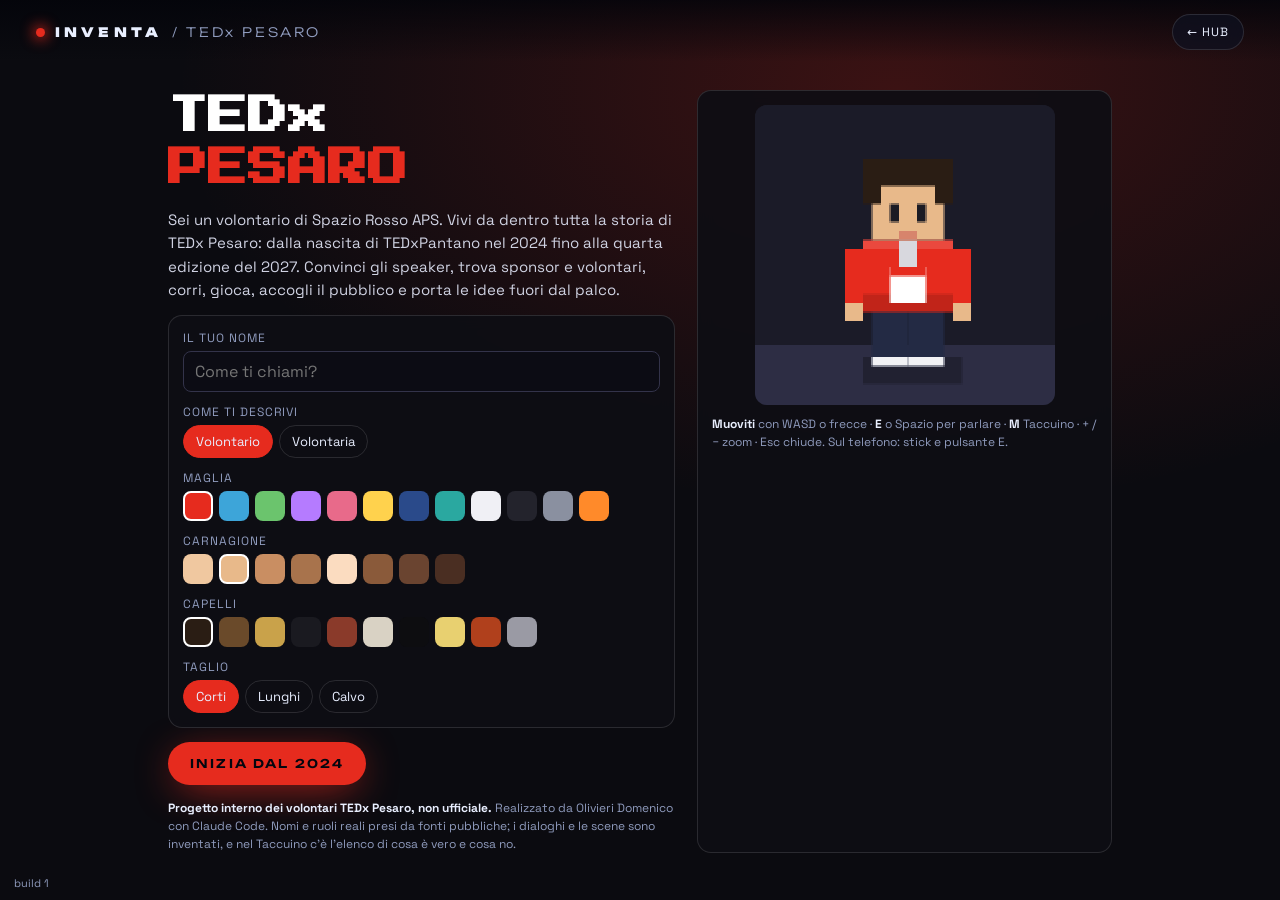
<file: tedx.html>
<!doctype html>
<html lang="it">
<head>
<meta charset="utf-8">
<meta name="viewport" content="width=device-width,initial-scale=1,maximum-scale=1,user-scalable=no,viewport-fit=cover">
<meta name="theme-color" content="#0b0b10">
<meta name="color-scheme" content="dark">
<meta name="supported-color-schemes" content="dark">
<meta name="darkreader-lock">
<title>Inventa · TEDx Pesaro, il gioco dei volontari</title>
<meta name="description" content="Un giochino 2D interno ai volontari: vivi da volontario tutta la storia di TEDx Pesaro, da TEDxPantano 2024 al 2027. Progetto non ufficiale.">
<link rel="icon" href="data:image/svg+xml,%3Csvg xmlns='http://www.w3.org/2000/svg' viewBox='0 0 64 64'%3E%3Crect width='64' height='64' rx='10' fill='%230b0b10'/%3E%3Cpath d='M12 18h40v9H37v24H27V27H12z' fill='%23e62b1e'/%3E%3C/svg%3E">
<link rel="stylesheet" href="fonts/fonts.css">
<link rel="stylesheet" href="shared.css">
<style>
:root{--ac:#e62b1e;--ac2:#ffd24d;--gl:rgba(14,14,20,.9);--ok:#4dff9a}
html,body{height:100%;overflow:hidden;overscroll-behavior:none;touch-action:none;user-select:none;-webkit-user-select:none;background:#0b0b10}
#cv{position:fixed;inset:0;width:100%;height:100%;display:block;image-rendering:pixelated;touch-action:none}
.hide{display:none!important}
.glass{background:var(--gl);border:1px solid var(--line);border-radius:14px;backdrop-filter:blur(8px)}
#hud{position:fixed;inset:0;z-index:5;pointer-events:none}
#hud>*{position:absolute;pointer-events:auto}
#obj{left:max(12px,env(safe-area-inset-left));top:max(10px,env(safe-area-inset-top));padding:8px 14px;font-size:12px;line-height:1.35;max-width:min(430px,calc(100vw - 150px))}
#obj b{font-family:'Press Start 2P',monospace;font-size:12px;color:var(--ac);display:block;margin-bottom:3px;font-weight:400}
#obj small{color:var(--dim);display:block}
#obj .ob2{color:var(--ink);margin-top:3px;font-size:13px}
body.bigck #obj{font-size:15px}body.bigck #obj small{font-size:14px}
#btns{right:max(12px,env(safe-area-inset-right));top:max(10px,env(safe-area-inset-top));display:flex;gap:8px}
#btns button{width:42px;height:42px;border-radius:12px;font-size:16px;display:grid;place-items:center}
.mob #btns button{width:38px;height:38px;font-size:14px}
#prompt{left:50%;bottom:max(18px,env(safe-area-inset-bottom));transform:translateX(-50%);padding:10px 16px;font-size:14px;text-align:center;cursor:pointer;max-width:92vw}
#prompt kbd{font-family:'Press Start 2P',monospace;font-size:10px;background:var(--ac);color:#fff;padding:4px 7px;border-radius:5px;margin-right:6px}
#dlg{left:50%;bottom:max(14px,env(safe-area-inset-bottom));transform:translateX(-50%);width:min(760px,calc(100vw - 20px));padding:14px 16px;display:grid;grid-template-columns:auto 1fr;gap:14px;z-index:8}
#dlg canvas{width:84px;height:84px;image-rendering:pixelated;border-radius:12px;background:#1b1b28;border:2px solid var(--ac)}
#dlg .nm{font-family:'Press Start 2P',monospace;font-size:11px;color:var(--ac);margin-bottom:3px;font-weight:400}
#dlg .rl{font-size:11px;color:var(--dim);margin-bottom:7px}
#dlg .tx{white-space:pre-line;font-size:15px;line-height:1.5;min-height:46px}
body.bigck #dlg .tx{font-size:18px}
#dlg .ch{display:flex;flex-wrap:wrap;gap:7px;margin-top:10px}
#dlg .ch button{padding:8px 12px;border-radius:10px;border:1px solid var(--line);background:rgba(255,255,255,.07);font-size:13px;text-align:left}
#dlg .ch button:hover,#dlg .ch button:focus{border-color:var(--ac);background:rgba(230,43,30,.16);outline:none}
#pad{left:max(14px,env(safe-area-inset-left));bottom:max(18px,env(safe-area-inset-bottom));width:130px;height:130px;border-radius:50%;background:rgba(10,14,28,.45);border:1px solid rgba(255,255,255,.22);touch-action:none}
#pad i{position:absolute;left:50%;top:50%;width:56px;height:56px;margin:-28px;border-radius:50%;background:rgba(255,255,255,.28)}
#act{right:max(16px,env(safe-area-inset-right));bottom:max(24px,env(safe-area-inset-bottom));width:84px;height:84px;border-radius:50%;background:rgba(230,43,30,.55);border:1px solid rgba(255,255,255,.3);font-family:'Press Start 2P',monospace;font-size:20px;display:grid;place-items:center;touch-action:none}
#act:active{background:rgba(230,43,30,.9)}
body:not(.mob) #pad,body:not(.mob) #act{display:none}
.ov{position:fixed;inset:0;z-index:20;display:grid;place-items:center;background:rgba(2,2,6,.78);backdrop-filter:blur(4px);padding:12px;touch-action:pan-y}
.ov .box{width:min(620px,100%);max-height:calc(100dvh - 24px);overflow:auto;background:#12121b;border:2px solid #2d2d40;border-radius:14px;padding:14px}
.ov h2{font-family:'Press Start 2P',monospace;font-size:13px;color:var(--ac);font-weight:400;line-height:1.5;margin-bottom:8px}
.ov h3{font-size:13px;color:var(--ac2);margin:12px 0 4px}
.ov p,.ov li{font-size:14px;line-height:1.5}
.ov ul{margin:4px 0 4px 18px}
.row{display:flex;flex-wrap:wrap;gap:8px;margin-top:12px}
.tabs2{display:flex;flex-wrap:wrap;gap:6px;margin-bottom:10px}
.tabs2 button{padding:7px 11px;border-radius:99px;border:1px solid var(--line);font-size:12px}
.tabs2 button.on{background:var(--ac);border-color:var(--ac);color:#fff}
.card{display:flex;gap:10px;align-items:center;border:1px solid #2d2d40;background:#171724;border-radius:10px;padding:8px 10px;margin:6px 0}
.card img{width:44px;height:44px;image-rendering:pixelated;border-radius:8px;background:#1b1b28;flex:none}
.card b{display:block;font-size:13px}.card small{color:var(--dim);font-size:11.5px}.card.no{opacity:.45}
.q{font-size:15px;line-height:1.5;margin:6px 0 10px}
.opt{display:block;width:100%;text-align:left;padding:10px 12px;margin:6px 0;border-radius:10px;border:1px solid var(--line);background:rgba(255,255,255,.06);font-size:14px}
.opt:hover{border-color:var(--ac)}.opt.ok{border-color:var(--ok);background:rgba(77,255,154,.14)}.opt.bad{border-color:#ff5d5d;background:rgba(255,93,93,.14)}
.bar{height:10px;border-radius:6px;background:#242438;overflow:hidden;margin:8px 0}.bar i{display:block;height:100%;background:var(--ac)}
.tk{border:2px dashed #666;border-radius:10px;padding:12px;background:#1b1b28;margin:8px 0;text-align:center}.tk b{display:block;font-size:17px}.tk small{color:var(--dim)}
#card{position:fixed;inset:0;z-index:40;background:#000;color:#fff;display:grid;place-items:center;text-align:center;padding:24px;cursor:pointer}
#card .in{max-width:620px}#card b{display:block;font-family:'Press Start 2P',monospace;font-size:16px;color:var(--ac);line-height:1.6;margin-bottom:12px}#card span{display:block;font-size:16px;line-height:1.6;color:#ddd;white-space:pre-line}#card small{display:block;margin-top:18px;color:var(--dim);font-size:12px}
#title{position:fixed;inset:0;z-index:30;overflow:auto;background:radial-gradient(1200px 700px at 70% 10%,rgba(230,43,30,.22),transparent 60%),#0b0b10;touch-action:pan-y}
#title .in{max-width:980px;margin:0 auto;padding:90px 18px 40px;display:grid;grid-template-columns:1.1fr .9fr;gap:22px}
@media(max-width:760px){#title .in{grid-template-columns:1fr;padding-top:78px}}
#title h1{font-family:'Press Start 2P',monospace;font-size:clamp(24px,5vw,40px);line-height:1.3;color:#fff}#title h1 span{color:var(--ac)}
#title .lead{margin:14px 0;color:#cfd2e2;line-height:1.55;font-size:15px}
.pn{padding:14px}.lbl{display:block;margin:12px 0 5px;font-size:12px;color:var(--dim);letter-spacing:.08em;text-transform:uppercase}
.srch2{background:#0c0c14;color:#fff;border:1px solid #33334a;border-radius:8px;padding:9px 11px;width:100%;font:inherit;user-select:text;-webkit-user-select:text}
.sw{display:flex;flex-wrap:wrap;gap:6px}.sw button{width:30px;height:30px;border-radius:8px;border:2px solid transparent}.sw button.on{border-color:#fff}
.seg{display:flex;gap:6px;flex-wrap:wrap}.seg button{padding:7px 12px;border-radius:99px;border:1px solid var(--line);font-size:13px}.seg button.on{background:var(--ac);border-color:var(--ac)}
.disc{font-size:12px;color:var(--dim);line-height:1.5;margin-top:14px}
#tcv{width:100%;max-width:300px;image-rendering:pixelated;display:block;margin:0 auto;border-radius:12px;background:#1b1b28}
#bld{position:absolute;left:14px;bottom:10px;font-size:11px;color:var(--dim)}
#toast{z-index:60!important}
.mob #obj{max-width:calc(100vw - 24px)}.mob #btns{top:calc(max(10px,env(safe-area-inset-top)) + 70px)}
</style>
</head>
<body>
<canvas id="cv"></canvas>
<div id="hud" class="hide">
  <div id="obj" class="glass"><b id="obT">TEDx</b><small id="obS"></small><div class="ob2" id="obG"></div></div>
  <div id="btns"><button class="glass" id="bZout" title="Zoom −">−</button><button class="glass" id="bZin" title="Zoom +">+</button><button class="glass" id="bA" title="Testo più grande">A+</button><button class="glass" id="bMenu" title="Taccuino (M)">📒</button><button class="glass" id="bSnd" title="Audio">🔊</button></div>
  <div id="prompt" class="glass hide"></div>
  <div id="dlg" class="glass hide"><canvas id="por" width="30" height="30"></canvas><div><div class="nm" id="dN"></div><div class="rl" id="dR"></div><div class="tx" id="dT"></div><div class="ch" id="dC"></div></div></div>
  <div id="pad"><i id="padi"></i></div><div id="act">E</div>
</div>
<div id="mini" class="ov hide"><div class="box" id="miniB"></div></div>
<div id="menu" class="ov hide"><div class="box" id="menuB"></div></div>
<div id="card" class="hide"><div class="in"><b id="cdT"></b><span id="cdX"></span><small>tocca o premi Spazio per continuare</small></div></div>
<div id="toast"></div>
<div id="title">
  <div id="bld" data-b="1">build</div>
  <header class="top"><a class="brand" href="index.html"><i></i>INVENTA <span class="crumb">/ TEDx PESARO</span></a><div class="tools"><a class="pill" href="index.html">← Hub</a></div></header>
  <div class="in">
    <div>
      <h1>TEDx<br><span>PESARO</span></h1>
      <p class="lead">Sei un volontario di Spazio Rosso APS. Vivi da dentro tutta la storia di TEDx Pesaro: dalla nascita di TEDxPantano nel 2024 fino alla quarta edizione del 2027. Convinci gli speaker, trova sponsor e volontari, corri, gioca, accogli il pubblico e porta le idee fuori dal palco.</p>
      <div class="glass pn" style="margin:14px 0"><label class="lbl" style="margin-top:0">Il tuo nome</label><input id="pname" maxlength="16" placeholder="Come ti chiami?" autocomplete="off" spellcheck="false" class="srch2">
        <label class="lbl">Come ti descrivi</label><div class="seg" id="gseg"><button data-g="m" class="on">Volontario</button><button data-g="f">Volontaria</button></div>
        <label class="lbl">Maglia</label><div class="sw" id="csh"></div><label class="lbl">Carnagione</label><div class="sw" id="csk"></div><label class="lbl">Capelli</label><div class="sw" id="chc"></div><label class="lbl">Taglio</label><div class="seg" id="chs"><button data-h="short" class="on">Corti</button><button data-h="long">Lunghi</button><button data-h="bald">Calvo</button></div>
      </div>
      <div class="row"><button class="btn" id="go">Inizia dal 2024</button><button class="btn ghost" id="cont">Continua</button></div>
      <p class="disc"><b style="color:var(--ink)">Progetto interno dei volontari TEDx Pesaro, non ufficiale.</b> Realizzato da Olivieri Domenico con Claude Code. Nomi e ruoli reali presi da fonti pubbliche; i dialoghi e le scene sono inventati, e nel Taccuino c'è l'elenco di cosa è vero e cosa no.</p>
    </div>
    <div class="glass pn"><canvas id="tcv" width="150" height="150"></canvas><div class="disc" style="margin-top:10px"><b style="color:var(--ink)">Muoviti</b> con WASD o frecce · <b style="color:var(--ink)">E</b> o Spazio per parlare · <b style="color:var(--ink)">M</b> Taccuino · + / − zoom · Esc chiude. Sul telefono: stick e pulsante E.</div></div>
  </div>
</div>
<script src="tedx/engine.js"></script>
<script src="tedx/data.js"></script>
<script src="tedx/mini.js"></script>
<script src="tedx/story.js"></script>
</body>
</html>
</file>
<file: shared.css>
/* Inventa · stile condiviso (hub + strumenti) */
:root{
  --bg:#03040a; --ink:#e9efff; --dim:#8f9bbd; --ac:#35d0ff;
  --glass:rgba(14,18,36,.62); --line:rgba(255,255,255,.12);
  --disp:'Unbounded','Space Grotesk',system-ui,sans-serif;
  --body:'Space Grotesk',system-ui,-apple-system,'Segoe UI',sans-serif;
}
*{box-sizing:border-box;margin:0;padding:0;-webkit-tap-highlight-color:transparent}
html{background:var(--bg)}
body{min-height:100%;background:var(--bg);color:var(--ink);font-family:var(--body);overflow-x:hidden}
button{font:inherit;color:inherit;background:none;border:0;cursor:pointer}
a{color:inherit}
.top{position:fixed;left:0;right:0;top:0;z-index:10;display:flex;justify-content:space-between;align-items:center;padding:max(14px,env(safe-area-inset-top)) clamp(14px,3vw,36px) 12px;background:linear-gradient(180deg,rgba(3,4,10,.85),transparent)}
.brand{font-family:var(--disp);font-weight:900;letter-spacing:.32em;font-size:13px;display:flex;gap:10px;align-items:center;text-decoration:none;color:var(--ink)}
.brand i{width:9px;height:9px;border-radius:50%;background:var(--ac);box-shadow:0 0 14px 2px var(--ac);display:inline-block;animation:beat 1.6s infinite}
.brand .crumb{color:var(--dim);font-weight:300;letter-spacing:.2em}
@keyframes beat{50%{transform:scale(.55);opacity:.5}}
.tools{display:flex;gap:8px;flex-wrap:wrap;justify-content:flex-end}
.pill{font-size:12px;letter-spacing:.08em;text-transform:uppercase;padding:9px 14px;border-radius:99px;background:var(--glass);border:1px solid var(--line);backdrop-filter:blur(10px);-webkit-backdrop-filter:blur(10px);transition:.25s;white-space:nowrap;text-decoration:none;display:inline-block}
.pill:hover{border-color:var(--ac);box-shadow:0 0 18px -4px var(--ac);transform:translateY(-1px)}
.pill b{color:var(--ac);font-weight:700}
.pill.off{opacity:.5}
.btn{font-family:var(--disp);font-weight:600;font-size:12px;letter-spacing:.18em;text-transform:uppercase;padding:14px 22px;border-radius:99px;color:#04060f;background:var(--ac);box-shadow:0 8px 40px -10px var(--ac);transition:transform .2s,box-shadow .3s,filter .2s}
.btn:hover{transform:translateY(-2px);filter:brightness(1.12)}
.btn:active{transform:scale(.97)}
.btn.ghost{color:var(--ink);background:rgba(255,255,255,.06);border:1px solid var(--line);box-shadow:none}
.btn.ghost:hover{border-color:var(--ac);box-shadow:0 0 22px -8px var(--ac)}
#toast{position:fixed;left:50%;top:max(70px,env(safe-area-inset-top));transform:translate(-50%,-20px);opacity:0;z-index:30;padding:11px 20px;border-radius:99px;background:rgba(10,14,30,.88);border:1px solid var(--ac);backdrop-filter:blur(10px);font-size:13px;letter-spacing:.06em;transition:.45s;pointer-events:none;box-shadow:0 0 30px -6px var(--ac);white-space:nowrap;max-width:92vw;overflow:hidden;text-overflow:ellipsis}
#toast.show{opacity:1;transform:translate(-50%,0)}
@media (max-width:640px){.pill{padding:8px 11px;font-size:11px}.brand{font-size:11px}}
</file>
<file: fonts/fonts.css>
/* Font ospitati nel progetto (Space Grotesk, Unbounded, Press Start 2P · licenza OFL): nessuna richiesta a Google Fonts. Sottoinsiemi latin e latin-ext. */
/* latin-ext */
@font-face {
  font-family: 'Press Start 2P';
  font-style: normal;
  font-weight: 400;
  font-display: swap;
  src: url(press-start-2p-400-latin-ext.woff2) format('woff2');
  unicode-range: U+0100-02BA, U+02BD-02C5, U+02C7-02CC, U+02CE-02D7, U+02DD-02FF, U+0304, U+0308, U+0329, U+1D00-1DBF, U+1E00-1E9F, U+1EF2-1EFF, U+2020, U+20A0-20AB, U+20AD-20C4, U+2113, U+2C60-2C7F, U+A720-A7FF;
}
/* latin */
@font-face {
  font-family: 'Press Start 2P';
  font-style: normal;
  font-weight: 400;
  font-display: swap;
  src: url(press-start-2p-400-latin.woff2) format('woff2');
  unicode-range: U+0000-00FF, U+0131, U+0152-0153, U+02BB-02BC, U+02C6, U+02DA, U+02DC, U+0304, U+0308, U+0329, U+2000-206F, U+20AC, U+2122, U+2191, U+2193, U+2212, U+2215, U+FEFF, U+FFFD;
}
/* latin-ext */
@font-face {
  font-family: 'Space Grotesk';
  font-style: normal;
  font-weight: 300;
  font-display: swap;
  src: url(space-grotesk-300-latin-ext.woff2) format('woff2');
  unicode-range: U+0100-02BA, U+02BD-02C5, U+02C7-02CC, U+02CE-02D7, U+02DD-02FF, U+0304, U+0308, U+0329, U+1D00-1DBF, U+1E00-1E9F, U+1EF2-1EFF, U+2020, U+20A0-20AB, U+20AD-20C4, U+2113, U+2C60-2C7F, U+A720-A7FF;
}
/* latin */
@font-face {
  font-family: 'Space Grotesk';
  font-style: normal;
  font-weight: 300;
  font-display: swap;
  src: url(space-grotesk-300-latin.woff2) format('woff2');
  unicode-range: U+0000-00FF, U+0131, U+0152-0153, U+02BB-02BC, U+02C6, U+02DA, U+02DC, U+0304, U+0308, U+0329, U+2000-206F, U+20AC, U+2122, U+2191, U+2193, U+2212, U+2215, U+FEFF, U+FFFD;
}
/* latin-ext */
@font-face {
  font-family: 'Space Grotesk';
  font-style: normal;
  font-weight: 400;
  font-display: swap;
  src: url(space-grotesk-300-latin-ext.woff2) format('woff2');
  unicode-range: U+0100-02BA, U+02BD-02C5, U+02C7-02CC, U+02CE-02D7, U+02DD-02FF, U+0304, U+0308, U+0329, U+1D00-1DBF, U+1E00-1E9F, U+1EF2-1EFF, U+2020, U+20A0-20AB, U+20AD-20C4, U+2113, U+2C60-2C7F, U+A720-A7FF;
}
/* latin */
@font-face {
  font-family: 'Space Grotesk';
  font-style: normal;
  font-weight: 400;
  font-display: swap;
  src: url(space-grotesk-300-latin.woff2) format('woff2');
  unicode-range: U+0000-00FF, U+0131, U+0152-0153, U+02BB-02BC, U+02C6, U+02DA, U+02DC, U+0304, U+0308, U+0329, U+2000-206F, U+20AC, U+2122, U+2191, U+2193, U+2212, U+2215, U+FEFF, U+FFFD;
}
/* latin-ext */
@font-face {
  font-family: 'Space Grotesk';
  font-style: normal;
  font-weight: 500;
  font-display: swap;
  src: url(space-grotesk-300-latin-ext.woff2) format('woff2');
  unicode-range: U+0100-02BA, U+02BD-02C5, U+02C7-02CC, U+02CE-02D7, U+02DD-02FF, U+0304, U+0308, U+0329, U+1D00-1DBF, U+1E00-1E9F, U+1EF2-1EFF, U+2020, U+20A0-20AB, U+20AD-20C4, U+2113, U+2C60-2C7F, U+A720-A7FF;
}
/* latin */
@font-face {
  font-family: 'Space Grotesk';
  font-style: normal;
  font-weight: 500;
  font-display: swap;
  src: url(space-grotesk-300-latin.woff2) format('woff2');
  unicode-range: U+0000-00FF, U+0131, U+0152-0153, U+02BB-02BC, U+02C6, U+02DA, U+02DC, U+0304, U+0308, U+0329, U+2000-206F, U+20AC, U+2122, U+2191, U+2193, U+2212, U+2215, U+FEFF, U+FFFD;
}
/* latin-ext */
@font-face {
  font-family: 'Space Grotesk';
  font-style: normal;
  font-weight: 700;
  font-display: swap;
  src: url(space-grotesk-300-latin-ext.woff2) format('woff2');
  unicode-range: U+0100-02BA, U+02BD-02C5, U+02C7-02CC, U+02CE-02D7, U+02DD-02FF, U+0304, U+0308, U+0329, U+1D00-1DBF, U+1E00-1E9F, U+1EF2-1EFF, U+2020, U+20A0-20AB, U+20AD-20C4, U+2113, U+2C60-2C7F, U+A720-A7FF;
}
/* latin */
@font-face {
  font-family: 'Space Grotesk';
  font-style: normal;
  font-weight: 700;
  font-display: swap;
  src: url(space-grotesk-300-latin.woff2) format('woff2');
  unicode-range: U+0000-00FF, U+0131, U+0152-0153, U+02BB-02BC, U+02C6, U+02DA, U+02DC, U+0304, U+0308, U+0329, U+2000-206F, U+20AC, U+2122, U+2191, U+2193, U+2212, U+2215, U+FEFF, U+FFFD;
}
/* latin-ext */
@font-face {
  font-family: 'Unbounded';
  font-style: normal;
  font-weight: 300;
  font-display: swap;
  src: url(unbounded-300-latin-ext.woff2) format('woff2');
  unicode-range: U+0100-02BA, U+02BD-02C5, U+02C7-02CC, U+02CE-02D7, U+02DD-02FF, U+0304, U+0308, U+0329, U+1D00-1DBF, U+1E00-1E9F, U+1EF2-1EFF, U+2020, U+20A0-20AB, U+20AD-20C4, U+2113, U+2C60-2C7F, U+A720-A7FF;
}
/* latin */
@font-face {
  font-family: 'Unbounded';
  font-style: normal;
  font-weight: 300;
  font-display: swap;
  src: url(unbounded-300-latin.woff2) format('woff2');
  unicode-range: U+0000-00FF, U+0131, U+0152-0153, U+02BB-02BC, U+02C6, U+02DA, U+02DC, U+0304, U+0308, U+0329, U+2000-206F, U+20AC, U+2122, U+2191, U+2193, U+2212, U+2215, U+FEFF, U+FFFD;
}
/* latin-ext */
@font-face {
  font-family: 'Unbounded';
  font-style: normal;
  font-weight: 600;
  font-display: swap;
  src: url(unbounded-300-latin-ext.woff2) format('woff2');
  unicode-range: U+0100-02BA, U+02BD-02C5, U+02C7-02CC, U+02CE-02D7, U+02DD-02FF, U+0304, U+0308, U+0329, U+1D00-1DBF, U+1E00-1E9F, U+1EF2-1EFF, U+2020, U+20A0-20AB, U+20AD-20C4, U+2113, U+2C60-2C7F, U+A720-A7FF;
}
/* latin */
@font-face {
  font-family: 'Unbounded';
  font-style: normal;
  font-weight: 600;
  font-display: swap;
  src: url(unbounded-300-latin.woff2) format('woff2');
  unicode-range: U+0000-00FF, U+0131, U+0152-0153, U+02BB-02BC, U+02C6, U+02DA, U+02DC, U+0304, U+0308, U+0329, U+2000-206F, U+20AC, U+2122, U+2191, U+2193, U+2212, U+2215, U+FEFF, U+FFFD;
}
/* latin-ext */
@font-face {
  font-family: 'Unbounded';
  font-style: normal;
  font-weight: 900;
  font-display: swap;
  src: url(unbounded-300-latin-ext.woff2) format('woff2');
  unicode-range: U+0100-02BA, U+02BD-02C5, U+02C7-02CC, U+02CE-02D7, U+02DD-02FF, U+0304, U+0308, U+0329, U+1D00-1DBF, U+1E00-1E9F, U+1EF2-1EFF, U+2020, U+20A0-20AB, U+20AD-20C4, U+2113, U+2C60-2C7F, U+A720-A7FF;
}
/* latin */
@font-face {
  font-family: 'Unbounded';
  font-style: normal;
  font-weight: 900;
  font-display: swap;
  src: url(unbounded-300-latin.woff2) format('woff2');
  unicode-range: U+0000-00FF, U+0131, U+0152-0153, U+02BB-02BC, U+02C6, U+02DA, U+02DC, U+0304, U+0308, U+0329, U+2000-206F, U+20AC, U+2122, U+2191, U+2193, U+2212, U+2215, U+FEFF, U+FFFD;
}
</file>
